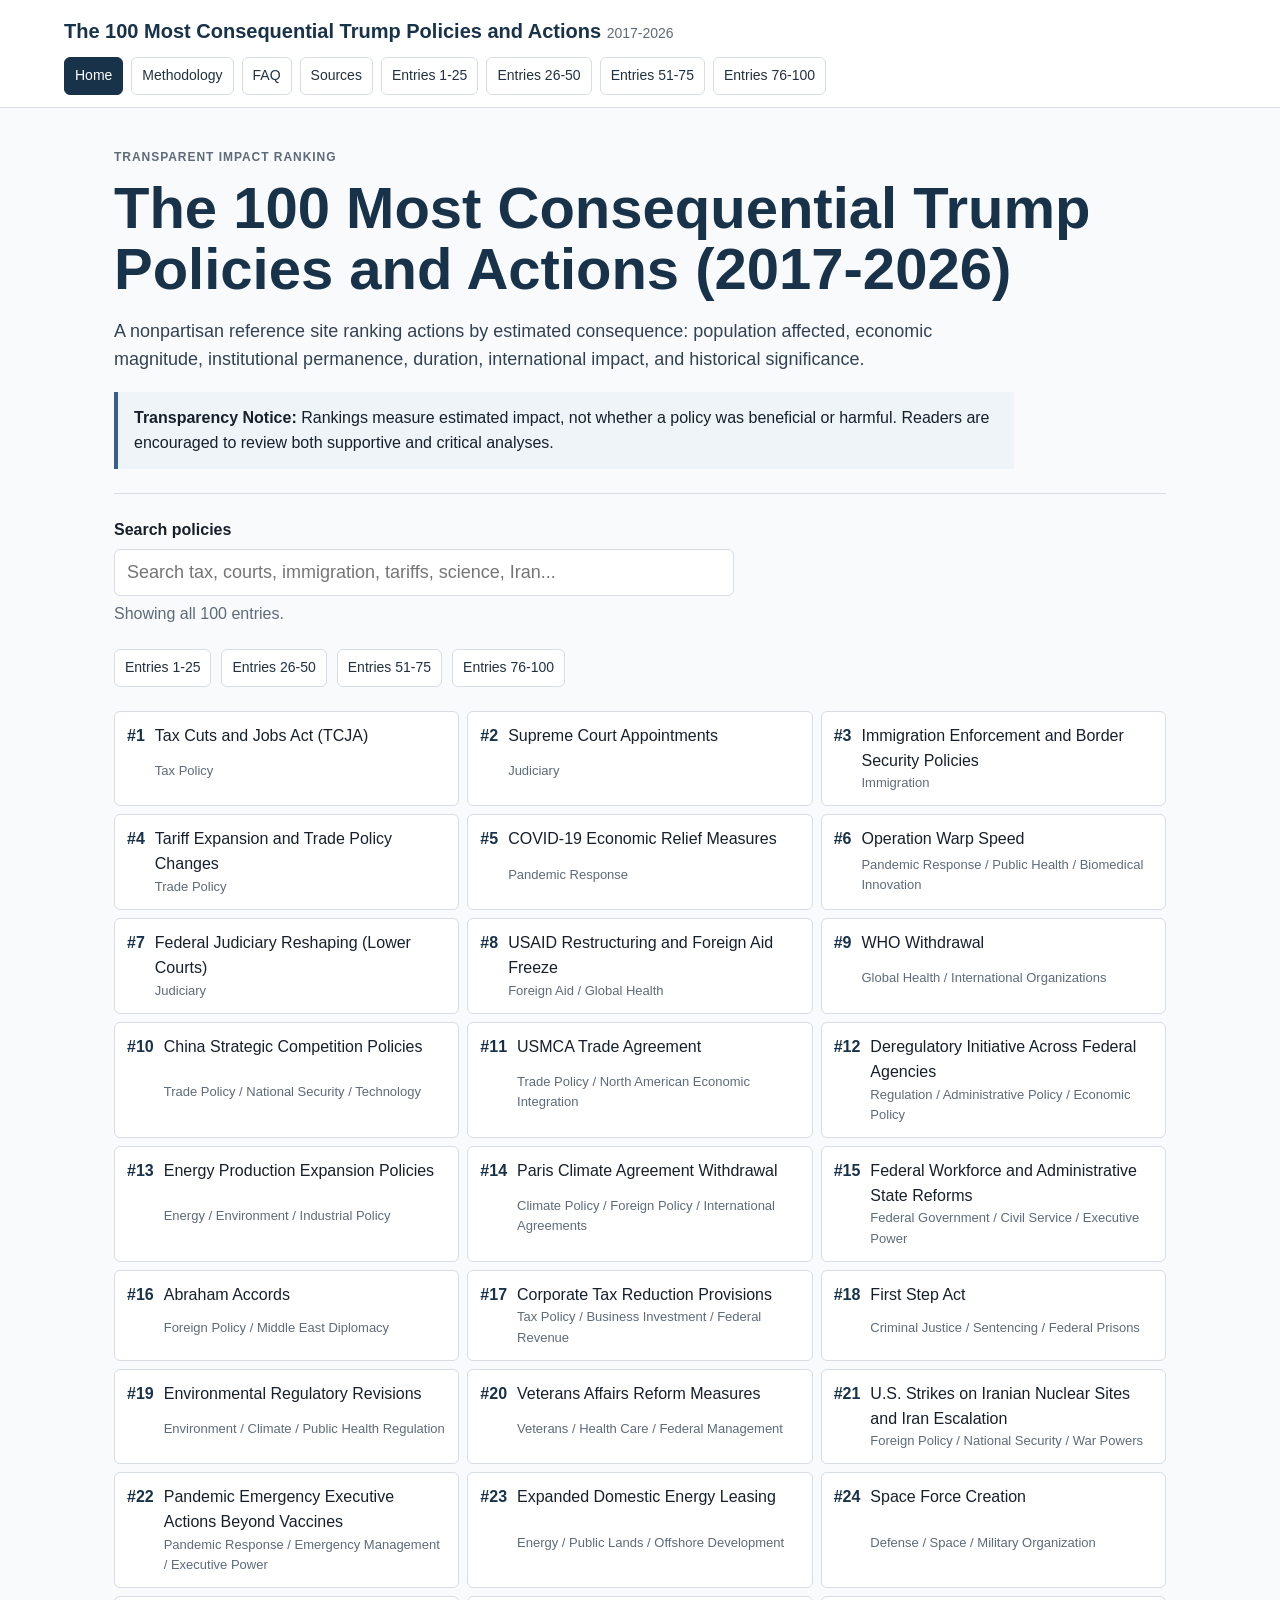
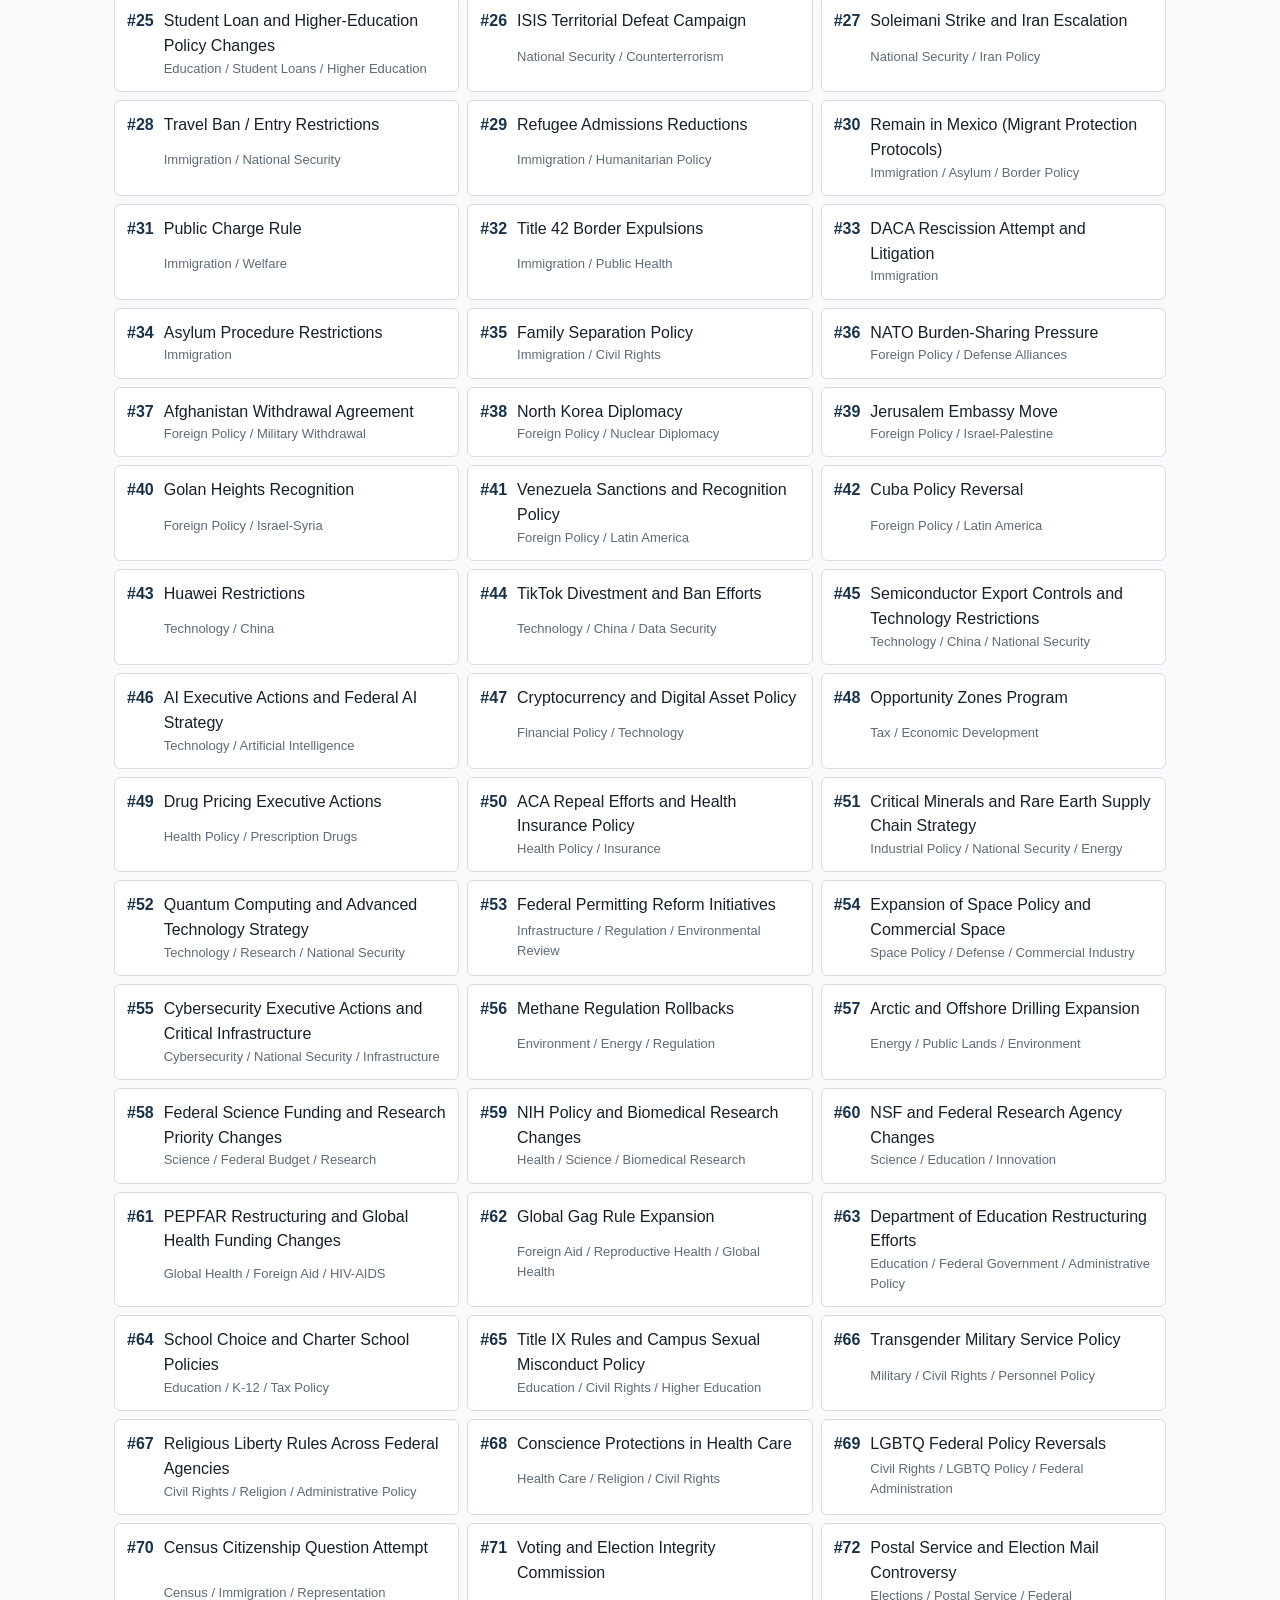
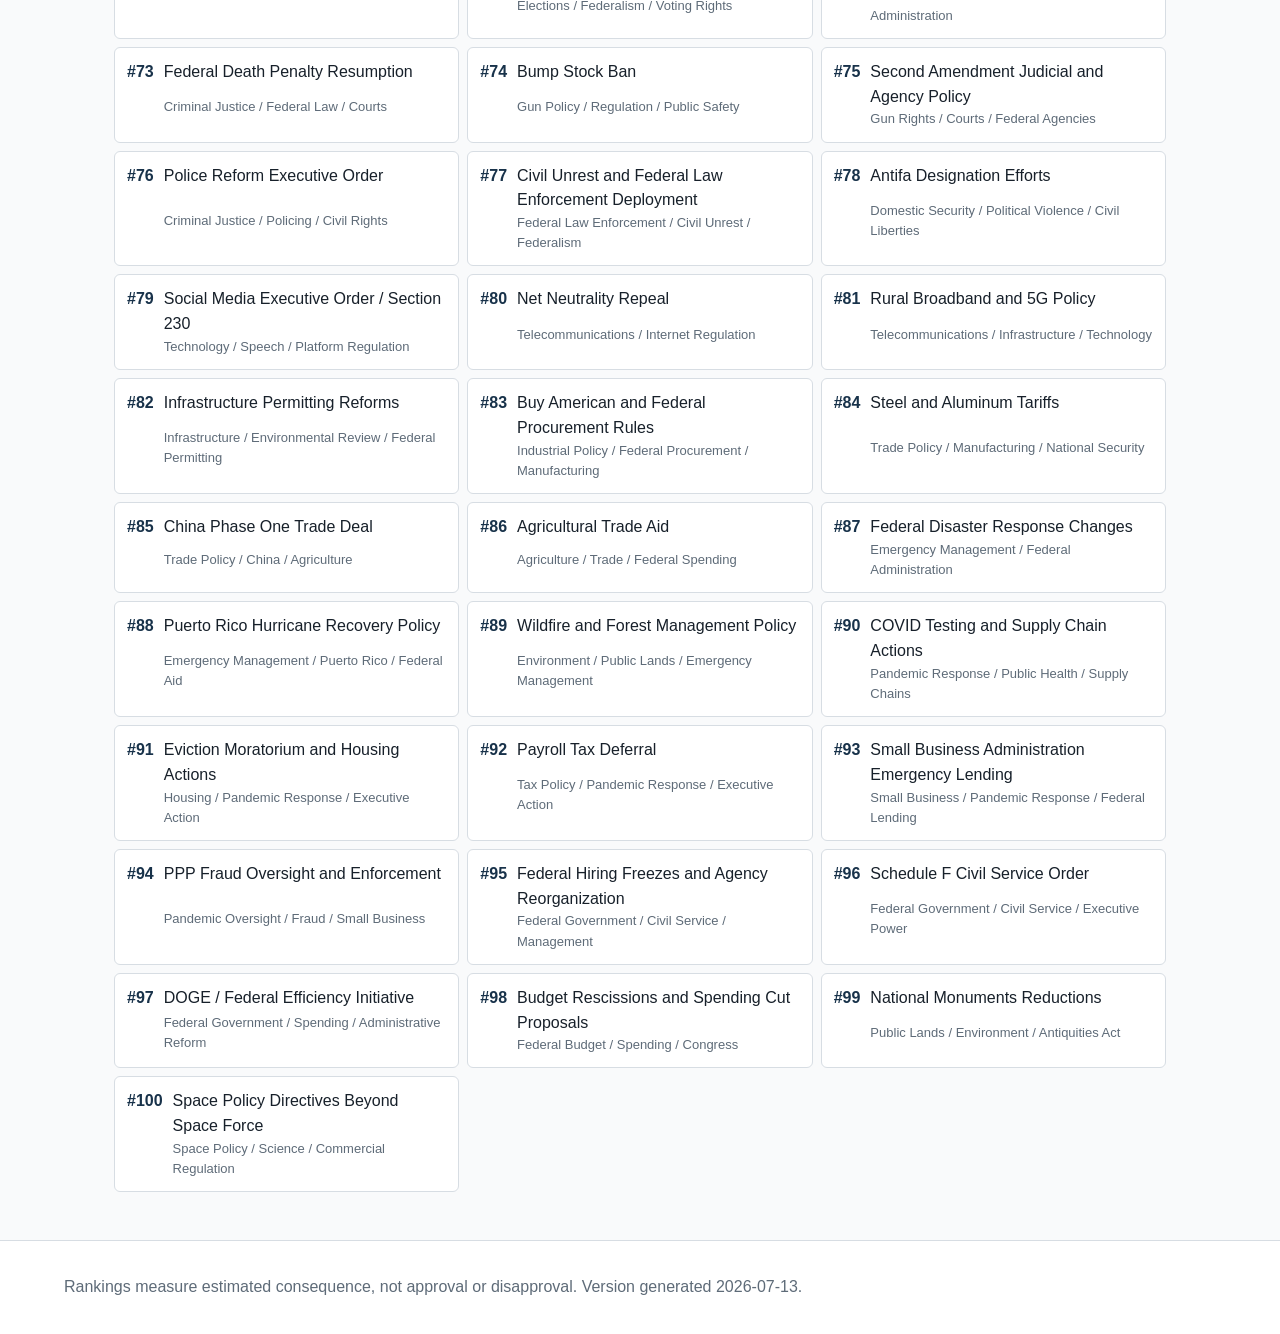
<file: index.html>
<!doctype html>
<html lang="en">
<head>
  <!-- Google tag (gtag.js) -->
<script async src="https://www.googletagmanager.com/gtag/js?id=G-BQTNHB9WEV"></script>
<script>
  window.dataLayer = window.dataLayer || [];
  function gtag(){dataLayer.push(arguments);}
  gtag('js', new Date());

  gtag('config', 'G-BQTNHB9WEV');
</script>
  <meta charset="utf-8">
  <meta name="viewport" content="width=device-width, initial-scale=1">
  <title>The 100 Most Consequential Trump Policies and Actions (2017-2026)</title>
  <meta name="description" content="A nonpartisan ranking of Trump policies and actions by estimated impact, with supportive and critical analyses.">
  <link rel="stylesheet" href="assets/styles.css">
  
</head>
<body>
<header class="site-header">
  <a class="brand" href="index.html">The 100 Most Consequential Trump Policies and Actions <span>2017-2026</span></a>
  <nav class="site-nav" aria-label="Site navigation"><a class="active" href="index.html">Home</a>
<a href="methodology.html">Methodology</a>
<a href="faq.html">FAQ</a>
<a href="sources.html">Sources</a>
<a href="entries-001-025.html">Entries 1-25</a>
<a href="entries-026-050.html">Entries 26-50</a>
<a href="entries-051-075.html">Entries 51-75</a>
<a href="entries-076-100.html">Entries 76-100</a></nav>
</header>
<main>

<section class="hero">
  <p class="eyebrow">Transparent impact ranking</p>
  <h1>The 100 Most Consequential Trump Policies and Actions (2017-2026)</h1>
  <p class="lede">A nonpartisan reference site ranking actions by estimated consequence: population affected, economic magnitude, institutional permanence, duration, international impact, and historical significance.</p>
  <div class="notice"><strong>Transparency Notice:</strong> Rankings measure estimated impact, not whether a policy was beneficial or harmful. Readers are encouraged to review both supportive and critical analyses.</div>
</section>
<section class="home-tools">
  <label for="rank-search">Search policies</label>
  <input id="rank-search" type="search" placeholder="Search tax, courts, immigration, tariffs, science, Iran..." autocomplete="off">
  <p id="search-count">Showing all 100 entries.</p>
</section>
<section class="range-links" aria-label="Entry pages">
  <a href="entries-001-025.html">Entries 1-25</a><a href="entries-026-050.html">Entries 26-50</a><a href="entries-051-075.html">Entries 51-75</a><a href="entries-076-100.html">Entries 76-100</a>
</section>
<section class="rank-list" id="rank-list">
  
<a class="home-rank" href="entries-001-025.html?open=1#rank-001" data-title="tax cuts and jobs act (tcja)" data-category="tax policy">
  <strong>#1</strong>
  <span>Tax Cuts and Jobs Act (TCJA)</span>
  <em>Tax Policy</em>
</a>
<a class="home-rank" href="entries-001-025.html?open=1#rank-002" data-title="supreme court appointments" data-category="judiciary">
  <strong>#2</strong>
  <span>Supreme Court Appointments</span>
  <em>Judiciary</em>
</a>
<a class="home-rank" href="entries-001-025.html?open=1#rank-003" data-title="immigration enforcement and border security policies" data-category="immigration">
  <strong>#3</strong>
  <span>Immigration Enforcement and Border Security Policies</span>
  <em>Immigration</em>
</a>
<a class="home-rank" href="entries-001-025.html?open=1#rank-004" data-title="tariff expansion and trade policy changes" data-category="trade policy">
  <strong>#4</strong>
  <span>Tariff Expansion and Trade Policy Changes</span>
  <em>Trade Policy</em>
</a>
<a class="home-rank" href="entries-001-025.html?open=1#rank-005" data-title="covid-19 economic relief measures" data-category="pandemic response">
  <strong>#5</strong>
  <span>COVID-19 Economic Relief Measures</span>
  <em>Pandemic Response</em>
</a>
<a class="home-rank" href="entries-001-025.html?open=1#rank-006" data-title="operation warp speed" data-category="pandemic response / public health / biomedical innovation">
  <strong>#6</strong>
  <span>Operation Warp Speed</span>
  <em>Pandemic Response / Public Health / Biomedical Innovation</em>
</a>
<a class="home-rank" href="entries-001-025.html?open=1#rank-007" data-title="federal judiciary reshaping (lower courts)" data-category="judiciary">
  <strong>#7</strong>
  <span>Federal Judiciary Reshaping (Lower Courts)</span>
  <em>Judiciary</em>
</a>
<a class="home-rank" href="entries-001-025.html?open=1#rank-008" data-title="usaid restructuring and foreign aid freeze" data-category="foreign aid / global health">
  <strong>#8</strong>
  <span>USAID Restructuring and Foreign Aid Freeze</span>
  <em>Foreign Aid / Global Health</em>
</a>
<a class="home-rank" href="entries-001-025.html?open=1#rank-009" data-title="who withdrawal" data-category="global health / international organizations">
  <strong>#9</strong>
  <span>WHO Withdrawal</span>
  <em>Global Health / International Organizations</em>
</a>
<a class="home-rank" href="entries-001-025.html?open=1#rank-010" data-title="china strategic competition policies" data-category="trade policy / national security / technology">
  <strong>#10</strong>
  <span>China Strategic Competition Policies</span>
  <em>Trade Policy / National Security / Technology</em>
</a>
<a class="home-rank" href="entries-001-025.html?open=1#rank-011" data-title="usmca trade agreement" data-category="trade policy / north american economic integration">
  <strong>#11</strong>
  <span>USMCA Trade Agreement</span>
  <em>Trade Policy / North American Economic Integration</em>
</a>
<a class="home-rank" href="entries-001-025.html?open=1#rank-012" data-title="deregulatory initiative across federal agencies" data-category="regulation / administrative policy / economic policy">
  <strong>#12</strong>
  <span>Deregulatory Initiative Across Federal Agencies</span>
  <em>Regulation / Administrative Policy / Economic Policy</em>
</a>
<a class="home-rank" href="entries-001-025.html?open=1#rank-013" data-title="energy production expansion policies" data-category="energy / environment / industrial policy">
  <strong>#13</strong>
  <span>Energy Production Expansion Policies</span>
  <em>Energy / Environment / Industrial Policy</em>
</a>
<a class="home-rank" href="entries-001-025.html?open=1#rank-014" data-title="paris climate agreement withdrawal" data-category="climate policy / foreign policy / international agreements">
  <strong>#14</strong>
  <span>Paris Climate Agreement Withdrawal</span>
  <em>Climate Policy / Foreign Policy / International Agreements</em>
</a>
<a class="home-rank" href="entries-001-025.html?open=1#rank-015" data-title="federal workforce and administrative state reforms" data-category="federal government / civil service / executive power">
  <strong>#15</strong>
  <span>Federal Workforce and Administrative State Reforms</span>
  <em>Federal Government / Civil Service / Executive Power</em>
</a>
<a class="home-rank" href="entries-001-025.html?open=1#rank-016" data-title="abraham accords" data-category="foreign policy / middle east diplomacy">
  <strong>#16</strong>
  <span>Abraham Accords</span>
  <em>Foreign Policy / Middle East Diplomacy</em>
</a>
<a class="home-rank" href="entries-001-025.html?open=1#rank-017" data-title="corporate tax reduction provisions" data-category="tax policy / business investment / federal revenue">
  <strong>#17</strong>
  <span>Corporate Tax Reduction Provisions</span>
  <em>Tax Policy / Business Investment / Federal Revenue</em>
</a>
<a class="home-rank" href="entries-001-025.html?open=1#rank-018" data-title="first step act" data-category="criminal justice / sentencing / federal prisons">
  <strong>#18</strong>
  <span>First Step Act</span>
  <em>Criminal Justice / Sentencing / Federal Prisons</em>
</a>
<a class="home-rank" href="entries-001-025.html?open=1#rank-019" data-title="environmental regulatory revisions" data-category="environment / climate / public health regulation">
  <strong>#19</strong>
  <span>Environmental Regulatory Revisions</span>
  <em>Environment / Climate / Public Health Regulation</em>
</a>
<a class="home-rank" href="entries-001-025.html?open=1#rank-020" data-title="veterans affairs reform measures" data-category="veterans / health care / federal management">
  <strong>#20</strong>
  <span>Veterans Affairs Reform Measures</span>
  <em>Veterans / Health Care / Federal Management</em>
</a>
<a class="home-rank" href="entries-001-025.html?open=1#rank-021" data-title="u.s. strikes on iranian nuclear sites and iran escalation" data-category="foreign policy / national security / war powers">
  <strong>#21</strong>
  <span>U.S. Strikes on Iranian Nuclear Sites and Iran Escalation</span>
  <em>Foreign Policy / National Security / War Powers</em>
</a>
<a class="home-rank" href="entries-001-025.html?open=1#rank-022" data-title="pandemic emergency executive actions beyond vaccines" data-category="pandemic response / emergency management / executive power">
  <strong>#22</strong>
  <span>Pandemic Emergency Executive Actions Beyond Vaccines</span>
  <em>Pandemic Response / Emergency Management / Executive Power</em>
</a>
<a class="home-rank" href="entries-001-025.html?open=1#rank-023" data-title="expanded domestic energy leasing" data-category="energy / public lands / offshore development">
  <strong>#23</strong>
  <span>Expanded Domestic Energy Leasing</span>
  <em>Energy / Public Lands / Offshore Development</em>
</a>
<a class="home-rank" href="entries-001-025.html?open=1#rank-024" data-title="space force creation" data-category="defense / space / military organization">
  <strong>#24</strong>
  <span>Space Force Creation</span>
  <em>Defense / Space / Military Organization</em>
</a>
<a class="home-rank" href="entries-001-025.html?open=1#rank-025" data-title="student loan and higher-education policy changes" data-category="education / student loans / higher education">
  <strong>#25</strong>
  <span>Student Loan and Higher-Education Policy Changes</span>
  <em>Education / Student Loans / Higher Education</em>
</a>
<a class="home-rank" href="entries-026-050.html?open=1#rank-026" data-title="isis territorial defeat campaign" data-category="national security / counterterrorism">
  <strong>#26</strong>
  <span>ISIS Territorial Defeat Campaign</span>
  <em>National Security / Counterterrorism</em>
</a>
<a class="home-rank" href="entries-026-050.html?open=1#rank-027" data-title="soleimani strike and iran escalation" data-category="national security / iran policy">
  <strong>#27</strong>
  <span>Soleimani Strike and Iran Escalation</span>
  <em>National Security / Iran Policy</em>
</a>
<a class="home-rank" href="entries-026-050.html?open=1#rank-028" data-title="travel ban / entry restrictions" data-category="immigration / national security">
  <strong>#28</strong>
  <span>Travel Ban / Entry Restrictions</span>
  <em>Immigration / National Security</em>
</a>
<a class="home-rank" href="entries-026-050.html?open=1#rank-029" data-title="refugee admissions reductions" data-category="immigration / humanitarian policy">
  <strong>#29</strong>
  <span>Refugee Admissions Reductions</span>
  <em>Immigration / Humanitarian Policy</em>
</a>
<a class="home-rank" href="entries-026-050.html?open=1#rank-030" data-title="remain in mexico (migrant protection protocols)" data-category="immigration / asylum / border policy">
  <strong>#30</strong>
  <span>Remain in Mexico (Migrant Protection Protocols)</span>
  <em>Immigration / Asylum / Border Policy</em>
</a>
<a class="home-rank" href="entries-026-050.html?open=1#rank-031" data-title="public charge rule" data-category="immigration / welfare">
  <strong>#31</strong>
  <span>Public Charge Rule</span>
  <em>Immigration / Welfare</em>
</a>
<a class="home-rank" href="entries-026-050.html?open=1#rank-032" data-title="title 42 border expulsions" data-category="immigration / public health">
  <strong>#32</strong>
  <span>Title 42 Border Expulsions</span>
  <em>Immigration / Public Health</em>
</a>
<a class="home-rank" href="entries-026-050.html?open=1#rank-033" data-title="daca rescission attempt and litigation" data-category="immigration">
  <strong>#33</strong>
  <span>DACA Rescission Attempt and Litigation</span>
  <em>Immigration</em>
</a>
<a class="home-rank" href="entries-026-050.html?open=1#rank-034" data-title="asylum procedure restrictions" data-category="immigration">
  <strong>#34</strong>
  <span>Asylum Procedure Restrictions</span>
  <em>Immigration</em>
</a>
<a class="home-rank" href="entries-026-050.html?open=1#rank-035" data-title="family separation policy" data-category="immigration / civil rights">
  <strong>#35</strong>
  <span>Family Separation Policy</span>
  <em>Immigration / Civil Rights</em>
</a>
<a class="home-rank" href="entries-026-050.html?open=1#rank-036" data-title="nato burden-sharing pressure" data-category="foreign policy / defense alliances">
  <strong>#36</strong>
  <span>NATO Burden-Sharing Pressure</span>
  <em>Foreign Policy / Defense Alliances</em>
</a>
<a class="home-rank" href="entries-026-050.html?open=1#rank-037" data-title="afghanistan withdrawal agreement" data-category="foreign policy / military withdrawal">
  <strong>#37</strong>
  <span>Afghanistan Withdrawal Agreement</span>
  <em>Foreign Policy / Military Withdrawal</em>
</a>
<a class="home-rank" href="entries-026-050.html?open=1#rank-038" data-title="north korea diplomacy" data-category="foreign policy / nuclear diplomacy">
  <strong>#38</strong>
  <span>North Korea Diplomacy</span>
  <em>Foreign Policy / Nuclear Diplomacy</em>
</a>
<a class="home-rank" href="entries-026-050.html?open=1#rank-039" data-title="jerusalem embassy move" data-category="foreign policy / israel-palestine">
  <strong>#39</strong>
  <span>Jerusalem Embassy Move</span>
  <em>Foreign Policy / Israel-Palestine</em>
</a>
<a class="home-rank" href="entries-026-050.html?open=1#rank-040" data-title="golan heights recognition" data-category="foreign policy / israel-syria">
  <strong>#40</strong>
  <span>Golan Heights Recognition</span>
  <em>Foreign Policy / Israel-Syria</em>
</a>
<a class="home-rank" href="entries-026-050.html?open=1#rank-041" data-title="venezuela sanctions and recognition policy" data-category="foreign policy / latin america">
  <strong>#41</strong>
  <span>Venezuela Sanctions and Recognition Policy</span>
  <em>Foreign Policy / Latin America</em>
</a>
<a class="home-rank" href="entries-026-050.html?open=1#rank-042" data-title="cuba policy reversal" data-category="foreign policy / latin america">
  <strong>#42</strong>
  <span>Cuba Policy Reversal</span>
  <em>Foreign Policy / Latin America</em>
</a>
<a class="home-rank" href="entries-026-050.html?open=1#rank-043" data-title="huawei restrictions" data-category="technology / china">
  <strong>#43</strong>
  <span>Huawei Restrictions</span>
  <em>Technology / China</em>
</a>
<a class="home-rank" href="entries-026-050.html?open=1#rank-044" data-title="tiktok divestment and ban efforts" data-category="technology / china / data security">
  <strong>#44</strong>
  <span>TikTok Divestment and Ban Efforts</span>
  <em>Technology / China / Data Security</em>
</a>
<a class="home-rank" href="entries-026-050.html?open=1#rank-045" data-title="semiconductor export controls and technology restrictions" data-category="technology / china / national security">
  <strong>#45</strong>
  <span>Semiconductor Export Controls and Technology Restrictions</span>
  <em>Technology / China / National Security</em>
</a>
<a class="home-rank" href="entries-026-050.html?open=1#rank-046" data-title="ai executive actions and federal ai strategy" data-category="technology / artificial intelligence">
  <strong>#46</strong>
  <span>AI Executive Actions and Federal AI Strategy</span>
  <em>Technology / Artificial Intelligence</em>
</a>
<a class="home-rank" href="entries-026-050.html?open=1#rank-047" data-title="cryptocurrency and digital asset policy" data-category="financial policy / technology">
  <strong>#47</strong>
  <span>Cryptocurrency and Digital Asset Policy</span>
  <em>Financial Policy / Technology</em>
</a>
<a class="home-rank" href="entries-026-050.html?open=1#rank-048" data-title="opportunity zones program" data-category="tax / economic development">
  <strong>#48</strong>
  <span>Opportunity Zones Program</span>
  <em>Tax / Economic Development</em>
</a>
<a class="home-rank" href="entries-026-050.html?open=1#rank-049" data-title="drug pricing executive actions" data-category="health policy / prescription drugs">
  <strong>#49</strong>
  <span>Drug Pricing Executive Actions</span>
  <em>Health Policy / Prescription Drugs</em>
</a>
<a class="home-rank" href="entries-026-050.html?open=1#rank-050" data-title="aca repeal efforts and health insurance policy" data-category="health policy / insurance">
  <strong>#50</strong>
  <span>ACA Repeal Efforts and Health Insurance Policy</span>
  <em>Health Policy / Insurance</em>
</a>
<a class="home-rank" href="entries-051-075.html?open=1#rank-051" data-title="critical minerals and rare earth supply chain strategy" data-category="industrial policy / national security / energy">
  <strong>#51</strong>
  <span>Critical Minerals and Rare Earth Supply Chain Strategy</span>
  <em>Industrial Policy / National Security / Energy</em>
</a>
<a class="home-rank" href="entries-051-075.html?open=1#rank-052" data-title="quantum computing and advanced technology strategy" data-category="technology / research / national security">
  <strong>#52</strong>
  <span>Quantum Computing and Advanced Technology Strategy</span>
  <em>Technology / Research / National Security</em>
</a>
<a class="home-rank" href="entries-051-075.html?open=1#rank-053" data-title="federal permitting reform initiatives" data-category="infrastructure / regulation / environmental review">
  <strong>#53</strong>
  <span>Federal Permitting Reform Initiatives</span>
  <em>Infrastructure / Regulation / Environmental Review</em>
</a>
<a class="home-rank" href="entries-051-075.html?open=1#rank-054" data-title="expansion of space policy and commercial space" data-category="space policy / defense / commercial industry">
  <strong>#54</strong>
  <span>Expansion of Space Policy and Commercial Space</span>
  <em>Space Policy / Defense / Commercial Industry</em>
</a>
<a class="home-rank" href="entries-051-075.html?open=1#rank-055" data-title="cybersecurity executive actions and critical infrastructure" data-category="cybersecurity / national security / infrastructure">
  <strong>#55</strong>
  <span>Cybersecurity Executive Actions and Critical Infrastructure</span>
  <em>Cybersecurity / National Security / Infrastructure</em>
</a>
<a class="home-rank" href="entries-051-075.html?open=1#rank-056" data-title="methane regulation rollbacks" data-category="environment / energy / regulation">
  <strong>#56</strong>
  <span>Methane Regulation Rollbacks</span>
  <em>Environment / Energy / Regulation</em>
</a>
<a class="home-rank" href="entries-051-075.html?open=1#rank-057" data-title="arctic and offshore drilling expansion" data-category="energy / public lands / environment">
  <strong>#57</strong>
  <span>Arctic and Offshore Drilling Expansion</span>
  <em>Energy / Public Lands / Environment</em>
</a>
<a class="home-rank" href="entries-051-075.html?open=1#rank-058" data-title="federal science funding and research priority changes" data-category="science / federal budget / research">
  <strong>#58</strong>
  <span>Federal Science Funding and Research Priority Changes</span>
  <em>Science / Federal Budget / Research</em>
</a>
<a class="home-rank" href="entries-051-075.html?open=1#rank-059" data-title="nih policy and biomedical research changes" data-category="health / science / biomedical research">
  <strong>#59</strong>
  <span>NIH Policy and Biomedical Research Changes</span>
  <em>Health / Science / Biomedical Research</em>
</a>
<a class="home-rank" href="entries-051-075.html?open=1#rank-060" data-title="nsf and federal research agency changes" data-category="science / education / innovation">
  <strong>#60</strong>
  <span>NSF and Federal Research Agency Changes</span>
  <em>Science / Education / Innovation</em>
</a>
<a class="home-rank" href="entries-051-075.html?open=1#rank-061" data-title="pepfar restructuring and global health funding changes" data-category="global health / foreign aid / hiv-aids">
  <strong>#61</strong>
  <span>PEPFAR Restructuring and Global Health Funding Changes</span>
  <em>Global Health / Foreign Aid / HIV-AIDS</em>
</a>
<a class="home-rank" href="entries-051-075.html?open=1#rank-062" data-title="global gag rule expansion" data-category="foreign aid / reproductive health / global health">
  <strong>#62</strong>
  <span>Global Gag Rule Expansion</span>
  <em>Foreign Aid / Reproductive Health / Global Health</em>
</a>
<a class="home-rank" href="entries-051-075.html?open=1#rank-063" data-title="department of education restructuring efforts" data-category="education / federal government / administrative policy">
  <strong>#63</strong>
  <span>Department of Education Restructuring Efforts</span>
  <em>Education / Federal Government / Administrative Policy</em>
</a>
<a class="home-rank" href="entries-051-075.html?open=1#rank-064" data-title="school choice and charter school policies" data-category="education / k-12 / tax policy">
  <strong>#64</strong>
  <span>School Choice and Charter School Policies</span>
  <em>Education / K-12 / Tax Policy</em>
</a>
<a class="home-rank" href="entries-051-075.html?open=1#rank-065" data-title="title ix rules and campus sexual misconduct policy" data-category="education / civil rights / higher education">
  <strong>#65</strong>
  <span>Title IX Rules and Campus Sexual Misconduct Policy</span>
  <em>Education / Civil Rights / Higher Education</em>
</a>
<a class="home-rank" href="entries-051-075.html?open=1#rank-066" data-title="transgender military service policy" data-category="military / civil rights / personnel policy">
  <strong>#66</strong>
  <span>Transgender Military Service Policy</span>
  <em>Military / Civil Rights / Personnel Policy</em>
</a>
<a class="home-rank" href="entries-051-075.html?open=1#rank-067" data-title="religious liberty rules across federal agencies" data-category="civil rights / religion / administrative policy">
  <strong>#67</strong>
  <span>Religious Liberty Rules Across Federal Agencies</span>
  <em>Civil Rights / Religion / Administrative Policy</em>
</a>
<a class="home-rank" href="entries-051-075.html?open=1#rank-068" data-title="conscience protections in health care" data-category="health care / religion / civil rights">
  <strong>#68</strong>
  <span>Conscience Protections in Health Care</span>
  <em>Health Care / Religion / Civil Rights</em>
</a>
<a class="home-rank" href="entries-051-075.html?open=1#rank-069" data-title="lgbtq federal policy reversals" data-category="civil rights / lgbtq policy / federal administration">
  <strong>#69</strong>
  <span>LGBTQ Federal Policy Reversals</span>
  <em>Civil Rights / LGBTQ Policy / Federal Administration</em>
</a>
<a class="home-rank" href="entries-051-075.html?open=1#rank-070" data-title="census citizenship question attempt" data-category="census / immigration / representation">
  <strong>#70</strong>
  <span>Census Citizenship Question Attempt</span>
  <em>Census / Immigration / Representation</em>
</a>
<a class="home-rank" href="entries-051-075.html?open=1#rank-071" data-title="voting and election integrity commission" data-category="elections / federalism / voting rights">
  <strong>#71</strong>
  <span>Voting and Election Integrity Commission</span>
  <em>Elections / Federalism / Voting Rights</em>
</a>
<a class="home-rank" href="entries-051-075.html?open=1#rank-072" data-title="postal service and election mail controversy" data-category="elections / postal service / federal administration">
  <strong>#72</strong>
  <span>Postal Service and Election Mail Controversy</span>
  <em>Elections / Postal Service / Federal Administration</em>
</a>
<a class="home-rank" href="entries-051-075.html?open=1#rank-073" data-title="federal death penalty resumption" data-category="criminal justice / federal law / courts">
  <strong>#73</strong>
  <span>Federal Death Penalty Resumption</span>
  <em>Criminal Justice / Federal Law / Courts</em>
</a>
<a class="home-rank" href="entries-051-075.html?open=1#rank-074" data-title="bump stock ban" data-category="gun policy / regulation / public safety">
  <strong>#74</strong>
  <span>Bump Stock Ban</span>
  <em>Gun Policy / Regulation / Public Safety</em>
</a>
<a class="home-rank" href="entries-051-075.html?open=1#rank-075" data-title="second amendment judicial and agency policy" data-category="gun rights / courts / federal agencies">
  <strong>#75</strong>
  <span>Second Amendment Judicial and Agency Policy</span>
  <em>Gun Rights / Courts / Federal Agencies</em>
</a>
<a class="home-rank" href="entries-076-100.html?open=1#rank-076" data-title="police reform executive order" data-category="criminal justice / policing / civil rights">
  <strong>#76</strong>
  <span>Police Reform Executive Order</span>
  <em>Criminal Justice / Policing / Civil Rights</em>
</a>
<a class="home-rank" href="entries-076-100.html?open=1#rank-077" data-title="civil unrest and federal law enforcement deployment" data-category="federal law enforcement / civil unrest / federalism">
  <strong>#77</strong>
  <span>Civil Unrest and Federal Law Enforcement Deployment</span>
  <em>Federal Law Enforcement / Civil Unrest / Federalism</em>
</a>
<a class="home-rank" href="entries-076-100.html?open=1#rank-078" data-title="antifa designation efforts" data-category="domestic security / political violence / civil liberties">
  <strong>#78</strong>
  <span>Antifa Designation Efforts</span>
  <em>Domestic Security / Political Violence / Civil Liberties</em>
</a>
<a class="home-rank" href="entries-076-100.html?open=1#rank-079" data-title="social media executive order / section 230" data-category="technology / speech / platform regulation">
  <strong>#79</strong>
  <span>Social Media Executive Order / Section 230</span>
  <em>Technology / Speech / Platform Regulation</em>
</a>
<a class="home-rank" href="entries-076-100.html?open=1#rank-080" data-title="net neutrality repeal" data-category="telecommunications / internet regulation">
  <strong>#80</strong>
  <span>Net Neutrality Repeal</span>
  <em>Telecommunications / Internet Regulation</em>
</a>
<a class="home-rank" href="entries-076-100.html?open=1#rank-081" data-title="rural broadband and 5g policy" data-category="telecommunications / infrastructure / technology">
  <strong>#81</strong>
  <span>Rural Broadband and 5G Policy</span>
  <em>Telecommunications / Infrastructure / Technology</em>
</a>
<a class="home-rank" href="entries-076-100.html?open=1#rank-082" data-title="infrastructure permitting reforms" data-category="infrastructure / environmental review / federal permitting">
  <strong>#82</strong>
  <span>Infrastructure Permitting Reforms</span>
  <em>Infrastructure / Environmental Review / Federal Permitting</em>
</a>
<a class="home-rank" href="entries-076-100.html?open=1#rank-083" data-title="buy american and federal procurement rules" data-category="industrial policy / federal procurement / manufacturing">
  <strong>#83</strong>
  <span>Buy American and Federal Procurement Rules</span>
  <em>Industrial Policy / Federal Procurement / Manufacturing</em>
</a>
<a class="home-rank" href="entries-076-100.html?open=1#rank-084" data-title="steel and aluminum tariffs" data-category="trade policy / manufacturing / national security">
  <strong>#84</strong>
  <span>Steel and Aluminum Tariffs</span>
  <em>Trade Policy / Manufacturing / National Security</em>
</a>
<a class="home-rank" href="entries-076-100.html?open=1#rank-085" data-title="china phase one trade deal" data-category="trade policy / china / agriculture">
  <strong>#85</strong>
  <span>China Phase One Trade Deal</span>
  <em>Trade Policy / China / Agriculture</em>
</a>
<a class="home-rank" href="entries-076-100.html?open=1#rank-086" data-title="agricultural trade aid" data-category="agriculture / trade / federal spending">
  <strong>#86</strong>
  <span>Agricultural Trade Aid</span>
  <em>Agriculture / Trade / Federal Spending</em>
</a>
<a class="home-rank" href="entries-076-100.html?open=1#rank-087" data-title="federal disaster response changes" data-category="emergency management / federal administration">
  <strong>#87</strong>
  <span>Federal Disaster Response Changes</span>
  <em>Emergency Management / Federal Administration</em>
</a>
<a class="home-rank" href="entries-076-100.html?open=1#rank-088" data-title="puerto rico hurricane recovery policy" data-category="emergency management / puerto rico / federal aid">
  <strong>#88</strong>
  <span>Puerto Rico Hurricane Recovery Policy</span>
  <em>Emergency Management / Puerto Rico / Federal Aid</em>
</a>
<a class="home-rank" href="entries-076-100.html?open=1#rank-089" data-title="wildfire and forest management policy" data-category="environment / public lands / emergency management">
  <strong>#89</strong>
  <span>Wildfire and Forest Management Policy</span>
  <em>Environment / Public Lands / Emergency Management</em>
</a>
<a class="home-rank" href="entries-076-100.html?open=1#rank-090" data-title="covid testing and supply chain actions" data-category="pandemic response / public health / supply chains">
  <strong>#90</strong>
  <span>COVID Testing and Supply Chain Actions</span>
  <em>Pandemic Response / Public Health / Supply Chains</em>
</a>
<a class="home-rank" href="entries-076-100.html?open=1#rank-091" data-title="eviction moratorium and housing actions" data-category="housing / pandemic response / executive action">
  <strong>#91</strong>
  <span>Eviction Moratorium and Housing Actions</span>
  <em>Housing / Pandemic Response / Executive Action</em>
</a>
<a class="home-rank" href="entries-076-100.html?open=1#rank-092" data-title="payroll tax deferral" data-category="tax policy / pandemic response / executive action">
  <strong>#92</strong>
  <span>Payroll Tax Deferral</span>
  <em>Tax Policy / Pandemic Response / Executive Action</em>
</a>
<a class="home-rank" href="entries-076-100.html?open=1#rank-093" data-title="small business administration emergency lending" data-category="small business / pandemic response / federal lending">
  <strong>#93</strong>
  <span>Small Business Administration Emergency Lending</span>
  <em>Small Business / Pandemic Response / Federal Lending</em>
</a>
<a class="home-rank" href="entries-076-100.html?open=1#rank-094" data-title="ppp fraud oversight and enforcement" data-category="pandemic oversight / fraud / small business">
  <strong>#94</strong>
  <span>PPP Fraud Oversight and Enforcement</span>
  <em>Pandemic Oversight / Fraud / Small Business</em>
</a>
<a class="home-rank" href="entries-076-100.html?open=1#rank-095" data-title="federal hiring freezes and agency reorganization" data-category="federal government / civil service / management">
  <strong>#95</strong>
  <span>Federal Hiring Freezes and Agency Reorganization</span>
  <em>Federal Government / Civil Service / Management</em>
</a>
<a class="home-rank" href="entries-076-100.html?open=1#rank-096" data-title="schedule f civil service order" data-category="federal government / civil service / executive power">
  <strong>#96</strong>
  <span>Schedule F Civil Service Order</span>
  <em>Federal Government / Civil Service / Executive Power</em>
</a>
<a class="home-rank" href="entries-076-100.html?open=1#rank-097" data-title="doge / federal efficiency initiative" data-category="federal government / spending / administrative reform">
  <strong>#97</strong>
  <span>DOGE / Federal Efficiency Initiative</span>
  <em>Federal Government / Spending / Administrative Reform</em>
</a>
<a class="home-rank" href="entries-076-100.html?open=1#rank-098" data-title="budget rescissions and spending cut proposals" data-category="federal budget / spending / congress">
  <strong>#98</strong>
  <span>Budget Rescissions and Spending Cut Proposals</span>
  <em>Federal Budget / Spending / Congress</em>
</a>
<a class="home-rank" href="entries-076-100.html?open=1#rank-099" data-title="national monuments reductions" data-category="public lands / environment / antiquities act">
  <strong>#99</strong>
  <span>National Monuments Reductions</span>
  <em>Public Lands / Environment / Antiquities Act</em>
</a>
<a class="home-rank" href="entries-076-100.html?open=1#rank-100" data-title="space policy directives beyond space force" data-category="space policy / science / commercial regulation">
  <strong>#100</strong>
  <span>Space Policy Directives Beyond Space Force</span>
  <em>Space Policy / Science / Commercial Regulation</em>
</a>
</section>

</main>
<footer class="site-footer">
  <p>Rankings measure estimated consequence, not approval or disapproval. Version generated 2026-07-13.</p>
</footer>
<script src="assets/site.js"></script>
</body>
</html>
</file>
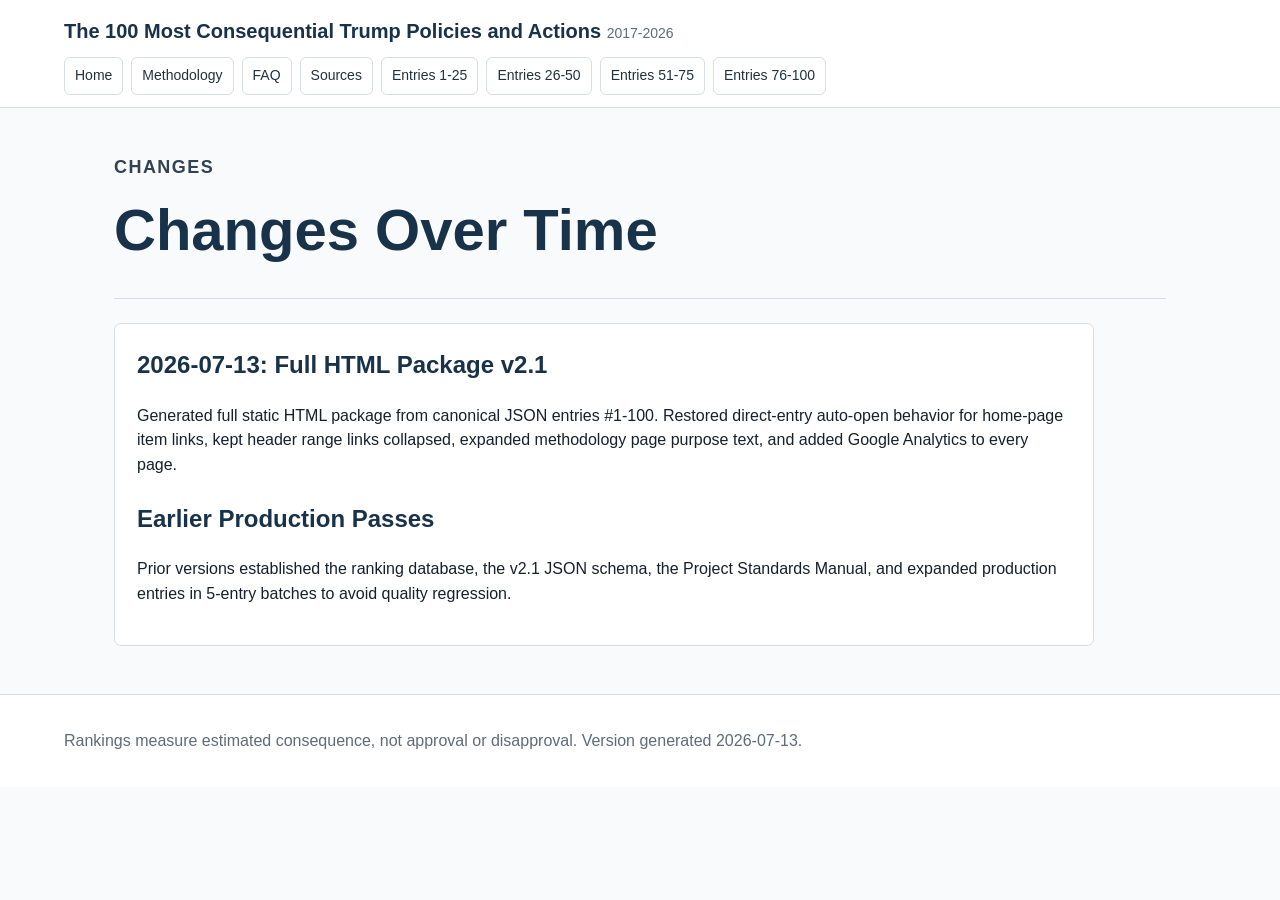
<file: changes.html>
<!doctype html>
<html lang="en">
<head>
  <!-- Google tag (gtag.js) -->
<script async src="https://www.googletagmanager.com/gtag/js?id=G-BQTNHB9WEV"></script>
<script>
  window.dataLayer = window.dataLayer || [];
  function gtag(){dataLayer.push(arguments);}
  gtag('js', new Date());

  gtag('config', 'G-BQTNHB9WEV');
</script>
  <meta charset="utf-8">
  <meta name="viewport" content="width=device-width, initial-scale=1">
  <title>Changes | Trump Policies Ranked by Impact</title>
  <meta name="description" content="Version history and changes for the Trump impact ranking project.">
  <link rel="stylesheet" href="assets/styles.css">
  
</head>
<body>
<header class="site-header">
  <a class="brand" href="index.html">The 100 Most Consequential Trump Policies and Actions <span>2017-2026</span></a>
  <nav class="site-nav" aria-label="Site navigation"><a href="index.html">Home</a>
<a href="methodology.html">Methodology</a>
<a href="faq.html">FAQ</a>
<a href="sources.html">Sources</a>
<a href="entries-001-025.html">Entries 1-25</a>
<a href="entries-026-050.html">Entries 26-50</a>
<a href="entries-051-075.html">Entries 51-75</a>
<a href="entries-076-100.html">Entries 76-100</a></nav>
</header>
<main>

<section class="page-title"><p class="eyebrow">Changes</p><h1>Changes Over Time</h1></section>
<section class="text-page">
  <h2>2026-07-13: Full HTML Package v2.1</h2>
  <p>Generated full static HTML package from canonical JSON entries #1-100. Restored direct-entry auto-open behavior for home-page item links, kept header range links collapsed, expanded methodology page purpose text, and added Google Analytics to every page.</p>
  <h2>Earlier Production Passes</h2>
  <p>Prior versions established the ranking database, the v2.1 JSON schema, the Project Standards Manual, and expanded production entries in 5-entry batches to avoid quality regression.</p>
</section>

</main>
<footer class="site-footer">
  <p>Rankings measure estimated consequence, not approval or disapproval. Version generated 2026-07-13.</p>
</footer>
<script src="assets/site.js"></script>
</body>
</html>
</file>
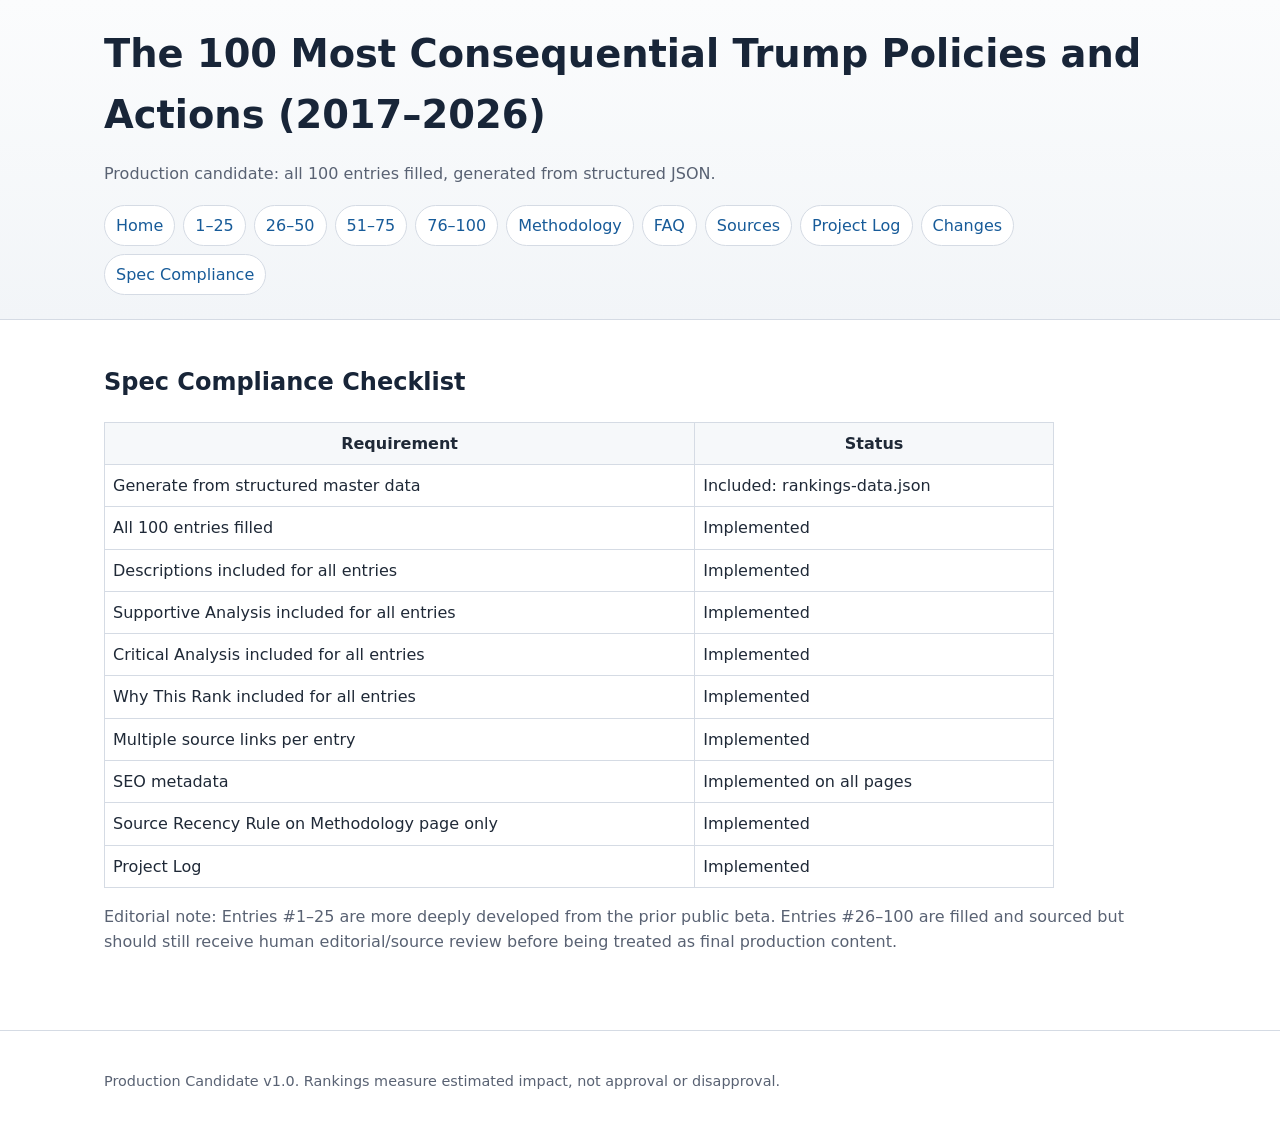
<file: compliance.html>
<!doctype html>
<html lang="en"><head>
<meta charset="utf-8">
<meta name="viewport" content="width=device-width,initial-scale=1">
<title>Spec Compliance</title>
<meta name="description" content="Spec compliance checklist for the production candidate build.">
<link rel="canonical" href="https://example.com/">
<link rel="stylesheet" href="style.css">
<script type="application/ld+json">{"@context": "https://schema.org", "@type": "WebSite", "name": "The 100 Most Consequential Trump Policies and Actions (2017\u20132026)", "description": "A transparent, nonpartisan ranking of Trump-era policies and actions by estimated impact."}</script>
</head><body>
<header><div class="wrapper">
<h1>The 100 Most Consequential Trump Policies and Actions (2017–2026)</h1>
<p class="meta">Production candidate: all 100 entries filled, generated from structured JSON.</p>
<nav><a href="index.html">Home</a><a href="page1.html">1–25</a><a href="page2.html">26–50</a><a href="page3.html">51–75</a><a href="page4.html">76–100</a><a href="methodology.html">Methodology</a><a href="faq.html">FAQ</a><a href="sources.html">Sources</a><a href="project-log.html">Project Log</a><a href="changes.html">Changes</a><a href="compliance.html">Spec Compliance</a></nav>
</div></header>
<main class="wrapper">
<h2>Spec Compliance Checklist</h2>
<table>
<tr><th>Requirement</th><th>Status</th></tr>
<tr><td>Generate from structured master data</td><td>Included: rankings-data.json</td></tr>
<tr><td>All 100 entries filled</td><td>Implemented</td></tr>
<tr><td>Descriptions included for all entries</td><td>Implemented</td></tr>
<tr><td>Supportive Analysis included for all entries</td><td>Implemented</td></tr>
<tr><td>Critical Analysis included for all entries</td><td>Implemented</td></tr>
<tr><td>Why This Rank included for all entries</td><td>Implemented</td></tr>
<tr><td>Multiple source links per entry</td><td>Implemented</td></tr>
<tr><td>SEO metadata</td><td>Implemented on all pages</td></tr>
<tr><td>Source Recency Rule on Methodology page only</td><td>Implemented</td></tr>
<tr><td>Project Log</td><td>Implemented</td></tr>
</table>
<p class="small">Editorial note: Entries #1–25 are more deeply developed from the prior public beta. Entries #26–100 are filled and sourced but should still receive human editorial/source review before being treated as final production content.</p>
</main>
<footer><div class="wrapper"><p>Production Candidate v1.0. Rankings measure estimated impact, not approval or disapproval.</p></div></footer>
</body></html>
</file>
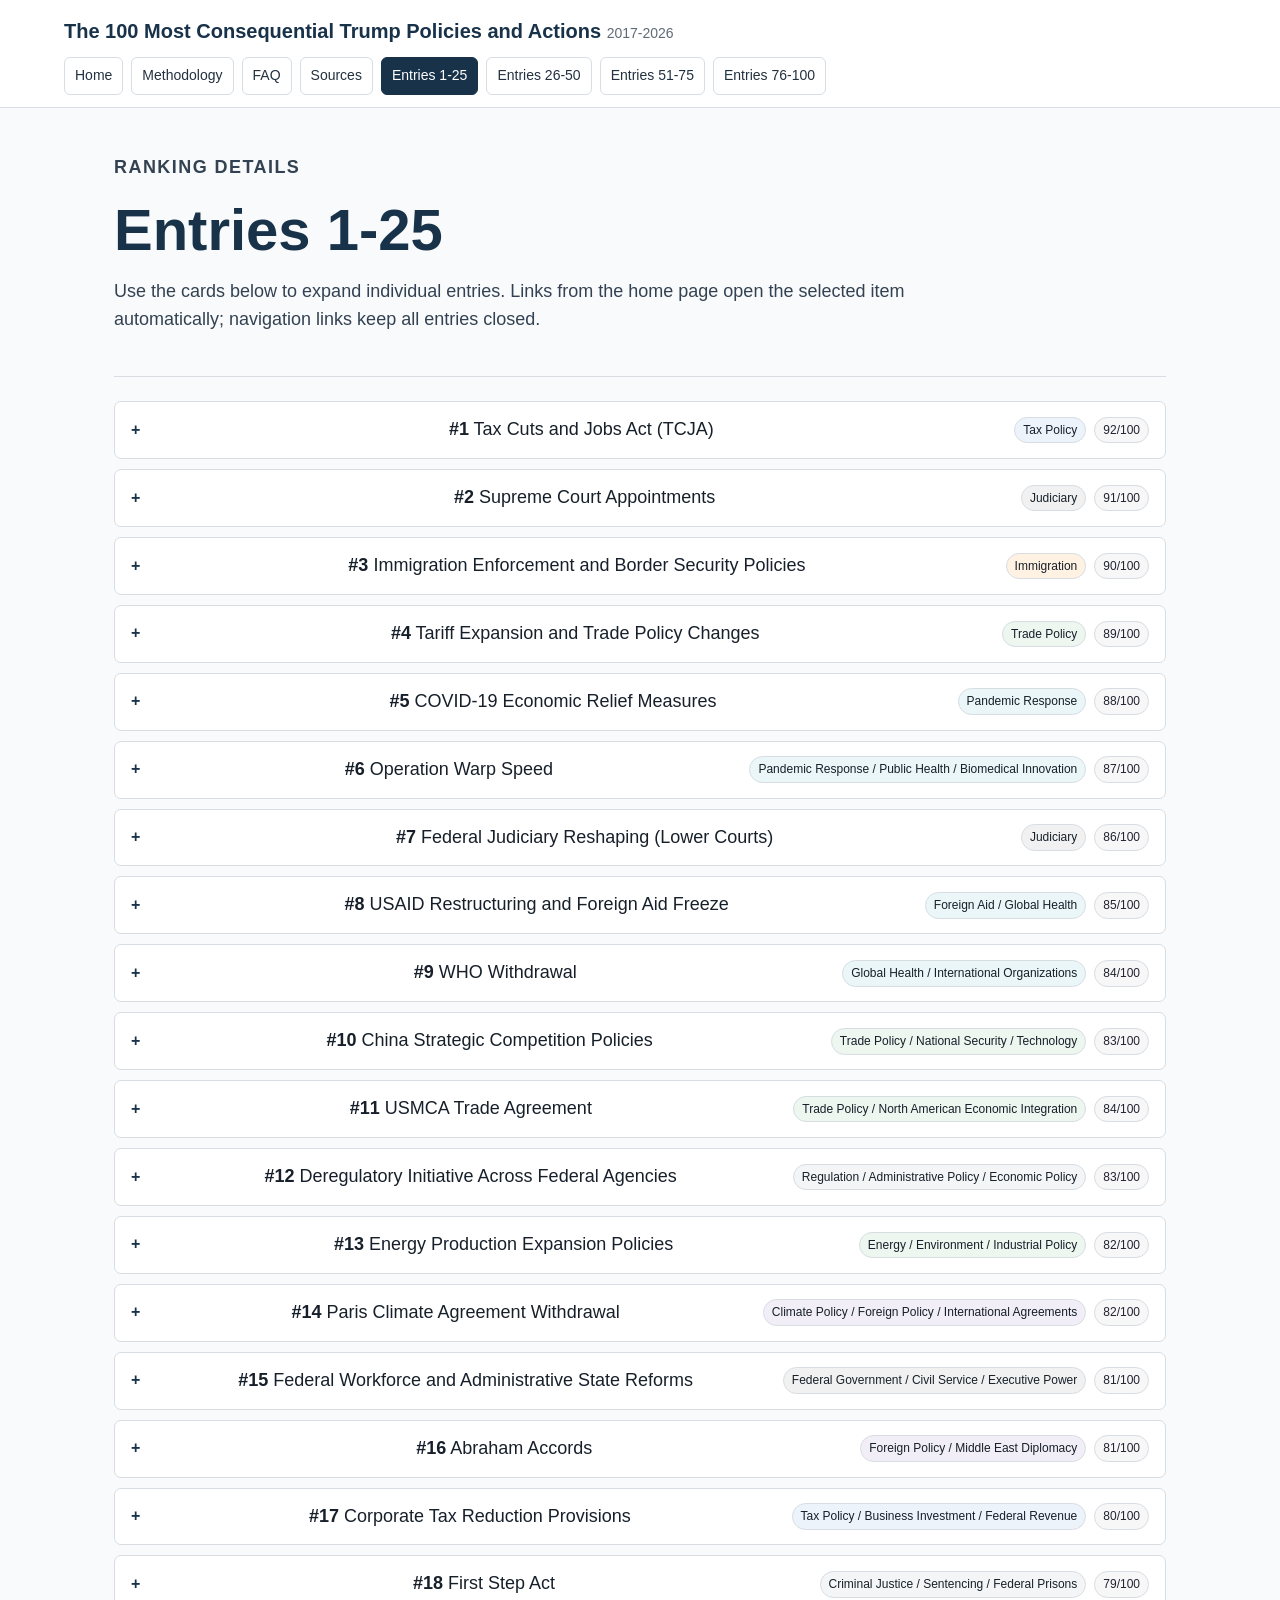
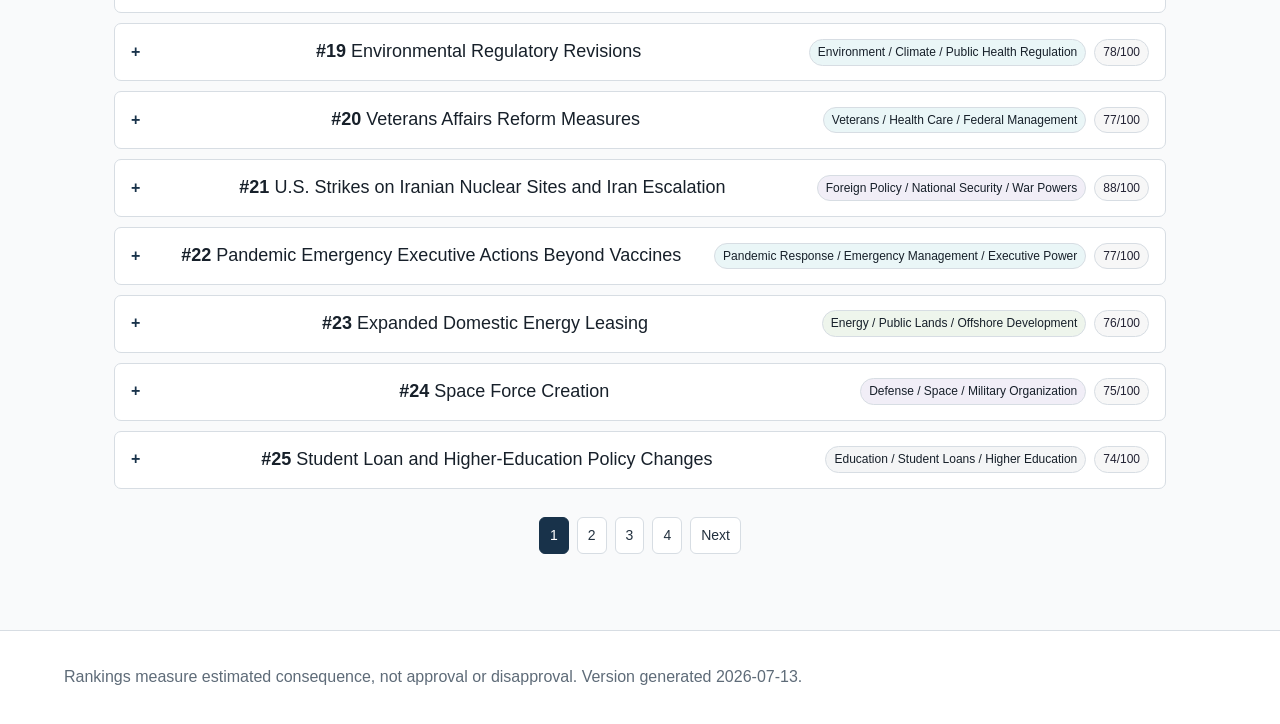
<file: entries-001-025.html>
<!doctype html>
<html lang="en">
<head>
  <!-- Google tag (gtag.js) -->
<script async src="https://www.googletagmanager.com/gtag/js?id=G-BQTNHB9WEV"></script>
<script>
  window.dataLayer = window.dataLayer || [];
  function gtag(){dataLayer.push(arguments);}
  gtag('js', new Date());

  gtag('config', 'G-BQTNHB9WEV');
</script>
  <meta charset="utf-8">
  <meta name="viewport" content="width=device-width, initial-scale=1">
  <title>Entries 1-25 | Trump Policies Ranked by Impact</title>
  <meta name="description" content="Detailed entries for entries 1-25 in the Trump impact ranking.">
  <link rel="stylesheet" href="assets/styles.css">
  
</head>
<body>
<header class="site-header">
  <a class="brand" href="index.html">The 100 Most Consequential Trump Policies and Actions <span>2017-2026</span></a>
  <nav class="site-nav" aria-label="Site navigation"><a href="index.html">Home</a>
<a href="methodology.html">Methodology</a>
<a href="faq.html">FAQ</a>
<a href="sources.html">Sources</a>
<a class="active" href="entries-001-025.html">Entries 1-25</a>
<a href="entries-026-050.html">Entries 26-50</a>
<a href="entries-051-075.html">Entries 51-75</a>
<a href="entries-076-100.html">Entries 76-100</a></nav>
</header>
<main>

<section class="page-title">
  <p class="eyebrow">Ranking details</p>
  <h1>Entries 1-25</h1>
  <p>Use the cards below to expand individual entries. Links from the home page open the selected item automatically; navigation links keep all entries closed.</p>
</section>
<section class="entries">

<article class="entry-card" data-rank="1" data-title="tax cuts and jobs act (tcja)" data-category="tax policy">
  <details id="rank-001">
    <summary>
      <span class="rank-title"><strong>#1</strong> Tax Cuts and Jobs Act (TCJA)</span>
      <span class="entry-meta"><span class="badge cat-tax">Tax Policy</span><span class="impact-pill">92/100</span></span>
    </summary>
    <div class="entry-body">
      <div class="entry-summary">
        <div>
          <h3>Overview</h3>
          <h4>What Happened</h4><p>The Tax Cuts and Jobs Act was signed in December 2017 after Republicans used budget reconciliation to pass a sweeping tax bill without Democratic votes. The law permanently lowered the federal corporate income tax rate from 35% to 21%, changed the taxation of multinational corporations, created a deduction for many pass-through businesses, expanded the standard deduction and child tax credit, limited the state and local tax deduction, reduced or consolidated several individual brackets, and set many individual provisions to expire after 2025. It also set the Affordable Care Act individual mandate penalty to zero, linking a tax bill to health-insurance markets. Unlike many executive actions, the TCJA changed statutory law, affected the IRS, altered withholding tables, changed business planning, reshaped tax filing for millions of households, and became the baseline for later fiscal negotiations.</p><h4>Why It Happened</h4><p>The law happened because Republicans had long argued that the U.S. tax code discouraged investment, encouraged companies to hold profits abroad, and made American corporations less competitive internationally. The administration and congressional Republicans framed the bill as a growth strategy: lower corporate rates, faster expensing, international tax changes, and individual tax relief would encourage investment, hiring, wage gains, and repatriation of foreign earnings. Politically, the bill was also the major legislative achievement of Trump’s first year and the clearest place where unified Republican control of Congress and the White House translated into durable domestic policy.</p><h4>Immediate Effects</h4><p>The immediate effects were broad. Many households saw lower withholding in 2018, corporations faced a dramatically lower statutory rate, and firms adjusted repatriation, buyback, investment, and tax-planning strategies. High-tax states felt the SALT cap sharply, while many filers no longer itemized because of the larger standard deduction. Businesses benefited from lower rates and temporary expensing incentives, but the law also created complex new international tax regimes such as GILTI and BEAT. Budget analysts projected large revenue losses, and the law quickly became a central argument in debates over growth, inequality, deficits, and whether corporate tax cuts translate into wages.</p><h4>Long-Term Consequences</h4><p>The long-term consequences are still unfolding. The TCJA permanently changed corporate taxation and international tax planning, while its temporary individual provisions created a major 2025–2026 tax cliff. Its deficit effects became part of later debates over debt, interest costs, spending cuts, and whether expiring provisions should be extended. Supporters continue to cite competitiveness, investment incentives, and a simpler filing experience for many households; critics continue to cite regressivity, deficits, stock buybacks, and the asymmetry between permanent corporate cuts and temporary household provisions. Because it directly affected nearly every taxpayer and business and changed federal revenue for years, it remains the most consequential Trump-era domestic law in this ranking.</p>
        </div>
        <aside>
          <div class="metric">
            <strong>Impact Score</strong>
            <span>92/100</span>
            <span class="scorebar" aria-label="Impact score 92 out of 100"><span style="width:92%"></span></span>
          </div>
          <div class="mini-block"><strong>Population Affected</strong><p>Nearly all federal taxpayers, corporations, pass-through businesses, multinational firms, state and local governments, tax preparers, IRS administrators, health-insurance markets, investors, and future taxpayers affected by debt and revenue policy.</p></div>
          <div class="mini-block"><strong>Economic Magnitude</strong><p>The law had trillion-dollar-scale fiscal consequences over the budget window, permanently reduced the corporate tax rate, altered individual tax liabilities, affected investment incentives, and changed federal revenue projections for years.</p></div>
        </aside>
      </div>
      <section class="analysis-grid">
        <div>
          <h3>Supportive Analysis</h3>
          <p>Supporters argue that the TCJA corrected an uncompetitive corporate tax system. Before the law, the United States had one of the highest statutory corporate rates among advanced economies, encouraging profit shifting and discouraging domestic investment. Lowering the rate to 21%, they argue, made the U.S. more attractive for investment and reduced incentives to move profits or headquarters abroad.</p>
<p>Supporters also emphasize household tax relief and simplification. The larger standard deduction meant fewer taxpayers itemized, the child tax credit increased, and many households saw lower federal income-tax liability in the early years. From this perspective, the law combined business reform with broad-based tax relief.</p>
<p>A third supportive argument is that the TCJA changed incentives for capital formation. Full or expanded expensing provisions, lower marginal tax rates on investment, and international reforms were intended to raise productivity and wages over time. Supporters argue that even if effects are hard to isolate, the law moved the tax code toward investment and competitiveness rather than punishment of business activity.</p>
          <h4>Sources</h4>
          <ul class="source-list">
<li><a href="https://www.congress.gov/bill/115th-congress/house-bill/1" target="_blank" rel="noopener">Congress.gov — H.R.1, Public Law 115-97</a> <span>legislation</span></li>
<li><a href="https://taxfoundation.org/research/federal-tax/tax-cuts-and-jobs-act/" target="_blank" rel="noopener">Tax Foundation — Tax Cuts and Jobs Act overview and analysis</a> <span>think_tank</span></li>
<li><a href="https://www.jct.gov/" target="_blank" rel="noopener">Joint Committee on Taxation</a> <span>government</span></li>
<li><a href="https://www.irs.gov/newsroom/tax-reform" target="_blank" rel="noopener">IRS — Tax reform resources</a> <span>government</span></li>
</ul>
        </div>
        <div>
          <h3>Critical Analysis</h3>
          <p>Critics argue that the TCJA’s benefits were tilted toward corporations and higher-income households while adding substantially to deficits. They contend the law reduced revenue without paying for itself and left future policymakers facing harder choices over spending, borrowing, or tax increases.</p>
<p>Critics also argue that the corporate tax cut did not deliver the wage boom supporters promised. They point to stock buybacks, shareholder gains, and mixed investment evidence as signs that much of the benefit flowed to capital owners rather than workers. The temporary nature of many household provisions strengthened the criticism that the law prioritized businesses over ordinary families.</p>
<p>A third criticism is that the law introduced new distortions even while claiming simplification. The pass-through deduction created complex eligibility rules, the SALT cap produced sharp regional effects, and international provisions generated technical disputes. Critics argue the law simplified filing for some households but made business and international tax planning more complex.</p>
          <h4>Sources</h4>
          <ul class="source-list">
<li><a href="https://www.cbo.gov/publication/53415" target="_blank" rel="noopener">Congressional Budget Office — Distributional and budgetary analysis of TCJA</a> <span>government</span></li>
<li><a href="https://www.cbpp.org/research/federal-tax/the-2017-trump-tax-law-was-skewed-to-the-rich-expensive-and-failed-to-deliver" target="_blank" rel="noopener">Center on Budget and Policy Priorities — TCJA analysis</a> <span>think_tank</span></li>
<li><a href="https://www.brookings.edu/articles/effects-of-the-tax-cuts-and-jobs-act-a-preliminary-analysis/" target="_blank" rel="noopener">Brookings — Effects of the Tax Cuts and Jobs Act</a> <span>research</span></li>
<li><a href="https://www.taxpolicycenter.org/publications/distributional-analysis-conference-agreement-tax-cuts-and-jobs-act" target="_blank" rel="noopener">Tax Policy Center — TCJA distributional analysis</a> <span>research</span></li>
</ul>
        </div>
      </section>
      <section class="why-rank">
        <h3>Why This Rank?</h3>
        <div class="why-grid">
          <div><h4>Overall</h4><p>TCJA ranks first because it combined population reach, economic magnitude, statutory permanence, and fiscal consequences more than any other Trump-era action. It directly changed taxes for households and businesses and indirectly affected health insurance, investment, deficits, and later budget politics.</p><h4>Compared With Higher-Ranked Entries</h4><p>There is no higher-ranked entry. The closest competitor is Supreme Court appointments, which have greater legal permanence, but TCJA affected more people immediately and involved larger direct economic flows.</p><h4>Compared With Lower-Ranked Entries</h4><p>Compared with Supreme Court appointments at #2, TCJA has less constitutional permanence but greater measurable economic magnitude and direct household/business impact. Compared with pandemic relief at #5, it was not a temporary emergency measure but a durable change to the tax baseline.</p><h4>Dominant Scoring Factors</h4><p>The placement is driven by People Affected, Economic Magnitude, Historical Significance, and Institutional / Legal Permanence. International Impact is lower than trade or foreign-policy entries, but the domestic impact is unmatched.</p></div>
          <table>
            <caption>Score Breakdown</caption>
            <tbody></tbody>
          </table>
        </div>
      </section>
    </div>
  </details>
</article>


<article class="entry-card" data-rank="2" data-title="supreme court appointments" data-category="judiciary">
  <details id="rank-002">
    <summary>
      <span class="rank-title"><strong>#2</strong> Supreme Court Appointments</span>
      <span class="entry-meta"><span class="badge cat-judiciary">Judiciary</span><span class="impact-pill">91/100</span></span>
    </summary>
    <div class="entry-body">
      <div class="entry-summary">
        <div>
          <h3>Overview</h3>
          <h4>What Happened</h4><p>Trump appointed Neil Gorsuch in 2017, Brett Kavanaugh in 2018, and Amy Coney Barrett in 2020, replacing Antonin Scalia, Anthony Kennedy, and Ruth Bader Ginsburg respectively. The result was a 6–3 conservative majority on the Supreme Court, one of the most durable institutional consequences of the Trump presidency. These appointments did not merely fill vacancies; they changed the Court’s median vote, reduced the influence of the prior swing-justice model, and helped produce major decisions on abortion, gun rights, religious liberty, affirmative action, agency authority, environmental regulation, and presidential power.</p><h4>Why It Happened</h4><p>The appointments happened because judicial nominations had become a central conservative priority and because Senate rules and timing created an unusual opportunity. The Republican Senate refused to consider Merrick Garland in 2016, preserved the Scalia vacancy for the next president, confirmed Gorsuch after eliminating the filibuster for Supreme Court nominations, confirmed Kavanaugh after an intense confirmation battle, and confirmed Barrett shortly before the 2020 election. Trump also relied heavily on conservative legal networks that had spent years developing lists of potential judges.</p><h4>Immediate Effects</h4><p>The immediate effect was a dramatic shift in the Court’s ideological balance. Gorsuch restored the conservative seat previously held by Scalia, Kavanaugh replaced the more centrist Kennedy, and Barrett replaced liberal icon Ruth Bader Ginsburg. This changed not just case outcomes but legal strategy: litigants, states, advocacy groups, and lower courts recalibrated around the reality of a more assertive conservative majority.</p><h4>Long-Term Consequences</h4><p>The long-term consequences are enormous because Supreme Court justices can serve for decades. The Trump-appointed justices were central to Dobbs v. Jackson Women’s Health Organization, which overturned Roe v. Wade; New York State Rifle &amp; Pistol Association v. Bruen, which expanded Second Amendment protections; major religious-liberty rulings; Students for Fair Admissions, which ended race-conscious admissions; and decisions limiting administrative-agency power. Even when individual justices sometimes split from Trump’s preferred positions, the appointments permanently changed the legal landscape.</p>
        </div>
        <aside>
          <div class="metric">
            <strong>Impact Score</strong>
            <span>91/100</span>
            <span class="scorebar" aria-label="Impact score 91 out of 100"><span style="width:91%"></span></span>
          </div>
          <div class="mini-block"><strong>Population Affected</strong><p>All Americans subject to constitutional law and federal regulation; states; lower courts; litigants; agencies; businesses; schools; religious organizations; gun owners; abortion patients and providers; environmental regulators; presidents; Congress; and future generations affected by Supreme Court doctrine.</p></div>
          <div class="mini-block"><strong>Economic Magnitude</strong><p>The direct fiscal effect is smaller than tax or pandemic legislation, but the economic implications are large through regulatory authority, business law, labor rules, environmental policy, healthcare, education, civil rights, and state policy discretion.</p></div>
        </aside>
      </div>
      <section class="analysis-grid">
        <div>
          <h3>Supportive Analysis</h3>
          <p>Supporters argue that the appointments restored constitutional interpretation grounded in text, history, and separation of powers. They view Gorsuch, Kavanaugh, and Barrett as jurists who constrain judicial invention, protect religious liberty, defend gun rights, and return contested policy questions to elected branches or states.</p>
<p>Supporters also emphasize that judicial appointments were a democratic promise. Trump released lists of potential nominees during the campaign, and conservative voters treated the Court as a central issue. From this perspective, the appointments fulfilled a transparent electoral commitment and produced judges with strong credentials.</p>
<p>A third supportive argument is that the new Court corrected decades of excessive administrative and judicial power. Decisions limiting agency authority are seen by supporters as restoring Congress’s role and protecting citizens from regulators who make major policy without clear legislative authorization.</p>
          <h4>Sources</h4>
          <ul class="source-list">
<li><a href="https://www.supremecourt.gov/about/biographies.aspx" target="_blank" rel="noopener">Supreme Court of the United States — Justices biographies</a> <span>primary</span></li>
<li><a href="https://trumpwhitehouse.archives.gov/" target="_blank" rel="noopener">White House archive — Supreme Court nominations</a> <span>primary</span></li>
<li><a href="https://fedsoc.org/" target="_blank" rel="noopener">Federalist Society — courts and constitutional interpretation</a> <span>think_tank</span></li>
<li><a href="https://www.heritage.org/courts" target="_blank" rel="noopener">Heritage Foundation — courts</a> <span>think_tank</span></li>
</ul>
        </div>
        <div>
          <h3>Critical Analysis</h3>
          <p>Critics argue that Trump’s appointments helped create a Court willing to overturn major precedents and move constitutional law sharply right. Dobbs is the central example: a constitutional right recognized for nearly half a century was eliminated, shifting abortion policy to states and creating immediate consequences for reproductive healthcare.</p>
<p>Critics also focus on legitimacy. They argue the refusal to consider Garland in 2016 and the rushed confirmation of Barrett in 2020 applied inconsistent election-year standards, undermining public trust. For these critics, the appointments were not merely conservative victories but products of procedural hardball.</p>
<p>A third criticism is that the Court’s conservative majority has weakened federal regulatory capacity. Decisions limiting agency power may force Congress to legislate more specifically, but critics argue they also make it harder for expert agencies to address climate change, workplace safety, public health, consumer protection, and emerging technologies.</p>
          <h4>Sources</h4>
          <ul class="source-list">
<li><a href="https://www.brennancenter.org/our-work/policy-solutions/supreme-court-term-limits" target="_blank" rel="noopener">Brennan Center — Supreme Court term limits and appointment imbalance</a> <span>research</span></li>
<li><a href="https://afj.org/why-courts-matter/trump-scotus-watch/" target="_blank" rel="noopener">Alliance for Justice — Trump Supreme Court Watch</a> <span>advocacy</span></li>
<li><a href="https://www.scotusblog.com/" target="_blank" rel="noopener">SCOTUSblog — Supreme Court coverage and analysis</a> <span>research</span></li>
<li><a href="https://www.reuters.com/legal/" target="_blank" rel="noopener">Reuters — Supreme Court legal coverage</a> <span>news</span></li>
</ul>
        </div>
      </section>
      <section class="why-rank">
        <h3>Why This Rank?</h3>
        <div class="why-grid">
          <div><h4>Overall</h4><p>Supreme Court appointments rank #2 because they have the highest institutional permanence of any Trump action and will shape law for decades. They rank below TCJA only because their effects, while deeper legally, are less directly measurable in immediate economic terms.</p><h4>Compared With Higher-Ranked Entries</h4><p>Compared with TCJA at #1, the Court appointments are more durable and historically significant, but they do not directly alter federal taxes, business costs, and household finances at the same scale.</p><h4>Compared With Lower-Ranked Entries</h4><p>Compared with immigration enforcement at #3, the appointments reach a broader constitutional system and last longer. Immigration policies affected millions directly, but judicial doctrine affects every policy area and future administration.</p><h4>Dominant Scoring Factors</h4><p>The rank is driven by perfect scores in Institutional / Legal Permanence, Duration, and Historical Significance. Economic Magnitude is significant but indirect, while International Impact is lower than trade or foreign-policy entries.</p></div>
          <table>
            <caption>Score Breakdown</caption>
            <tbody></tbody>
          </table>
        </div>
      </section>
    </div>
  </details>
</article>


<article class="entry-card" data-rank="3" data-title="immigration enforcement and border security policies" data-category="immigration">
  <details id="rank-003">
    <summary>
      <span class="rank-title"><strong>#3</strong> Immigration Enforcement and Border Security Policies</span>
      <span class="entry-meta"><span class="badge cat-immigration">Immigration</span><span class="impact-pill">90/100</span></span>
    </summary>
    <div class="entry-body">
      <div class="entry-summary">
        <div>
          <h3>Overview</h3>
          <h4>What Happened</h4><p>Trump made immigration enforcement the defining policy theme of his political rise and presidency. The agenda included expanded interior-enforcement priorities, attempts to restrict asylum, construction and funding fights over the southern border wall, travel restrictions, refugee-admissions reductions, the zero-tolerance prosecution policy that produced family separations, the Migrant Protection Protocols, public charge rule changes, DACA rescission attempts, and repeated emergency or executive actions to shift resources toward border security. Some policies were implemented directly; others were blocked, revised, litigated, or later reversed.</p><h4>Why It Happened</h4><p>The policy happened because Trump and his advisers argued that the immigration system had lost control of the border, rewarded unlawful entry, strained public resources, and failed to prioritize national sovereignty. Supporters saw immigration enforcement as a matter of rule of law, public safety, wage protection, and national identity. Politically, immigration also unified key parts of Trump’s coalition and became a central contrast with Democrats and establishment Republicans.</p><h4>Immediate Effects</h4><p>The immediate effects were substantial. Border agencies changed processing rules, asylum seekers faced new procedures, refugee admissions fell, travelers from certain countries faced restrictions, families were separated under zero tolerance, and undocumented immigrants faced broader enforcement risk. The administration also used budget fights, national-emergency declarations, and agency rulemaking to push immigration policy even when Congress did not pass comprehensive legislation.</p><h4>Long-Term Consequences</h4><p>The long-term consequences include legal precedent, institutional memory, and political realignment. Even when policies were reversed, they changed what future administrations considered possible: using public-health authority at the border, requiring asylum seekers to wait in Mexico, narrowing humanitarian pathways, expanding expedited enforcement, and treating immigration as a central executive-power battlefield. The agenda also left lasting trauma, litigation, and administrative records, especially around family separation and asylum policy.</p>
        </div>
        <aside>
          <div class="metric">
            <strong>Impact Score</strong>
            <span>90/100</span>
            <span class="scorebar" aria-label="Impact score 90 out of 100"><span style="width:90%"></span></span>
          </div>
          <div class="mini-block"><strong>Population Affected</strong><p>Unauthorized immigrants, asylum seekers, refugees, U.S. citizen family members, border communities, employers, schools, courts, DHS, ICE, CBP, immigration judges, state and local governments, Mexico and Central American countries, travelers, universities, and communities affected by enforcement and legal-status uncertainty.</p></div>
          <div class="mini-block"><strong>Economic Magnitude</strong><p>Economic effects include federal enforcement spending, border-wall funding, labor-market impacts, costs to employers and families, detention and court costs, effects on universities and travel, and broader consequences for industries dependent on immigrant labor.</p></div>
        </aside>
      </div>
      <section class="analysis-grid">
        <div>
          <h3>Supportive Analysis</h3>
          <p>Supporters argue that the immigration-enforcement agenda reasserted the rule of law. In this view, a country must be able to decide who enters, who stays, and how asylum and immigration laws are enforced.</p>
<p>Supporters also argue that stricter enforcement deterred some unlawful migration and pressured Mexico and other countries to cooperate. Policies such as MPP, expanded border infrastructure, and tougher asylum rules are viewed as tools to reduce incentives for migrants to make dangerous journeys or use weak claims to enter the United States.</p>
<p>A third supportive argument is that immigration enforcement protects wages, public resources, and public safety. Supporters contend that uncontrolled migration can strain schools, hospitals, housing, and local services, and that enforcement is necessary to maintain public confidence in legal immigration.</p>
          <h4>Sources</h4>
          <ul class="source-list">
<li><a href="https://www.dhs.gov/archive" target="_blank" rel="noopener">DHS archive — immigration and border security</a> <span>primary</span></li>
<li><a href="https://www.cbp.gov/newsroom/stats" target="_blank" rel="noopener">CBP — enforcement statistics</a> <span>government</span></li>
<li><a href="https://cis.org/" target="_blank" rel="noopener">Center for Immigration Studies</a> <span>think_tank</span></li>
<li><a href="https://www.heritage.org/immigration" target="_blank" rel="noopener">Heritage Foundation — immigration</a> <span>think_tank</span></li>
</ul>
        </div>
        <div>
          <h3>Critical Analysis</h3>
          <p>Critics argue that the agenda often treated deterrence as more important than humanitarian obligation, due process, or family unity. Family separation, MPP, and asylum restrictions became central examples of policies critics say imposed severe human costs to send a political message.</p>
<p>Critics also argue that many policies were legally overaggressive or poorly implemented. Courts blocked or narrowed several actions, and oversight reports documented administrative failures, including tracking problems in family separation.</p>
<p>A third criticism is that immigration enforcement did not solve the underlying causes of migration or the structural problems in the immigration system. Court backlogs, labor demand, violence abroad, outdated visa rules, and lack of congressional reform persisted.</p>
          <h4>Sources</h4>
          <ul class="source-list">
<li><a href="https://www.americanimmigrationcouncil.org/report/family-separation-policy/" target="_blank" rel="noopener">American Immigration Council — family separation policy report</a> <span>research</span></li>
<li><a href="https://www.americanimmigrationcouncil.org/fact-sheet/migrant-protection-protocols/" target="_blank" rel="noopener">American Immigration Council — Migrant Protection Protocols</a> <span>research</span></li>
<li><a href="https://www.migrationpolicy.org/" target="_blank" rel="noopener">Migration Policy Institute</a> <span>research</span></li>
<li><a href="https://www.oig.dhs.gov/reports" target="_blank" rel="noopener">DHS Office of Inspector General — reports</a> <span>oversight</span></li>
</ul>
        </div>
      </section>
      <section class="why-rank">
        <h3>Why This Rank?</h3>
        <div class="why-grid">
          <div><h4>Overall</h4><p>Immigration enforcement ranks #3 because it was central to Trump’s political identity, affected millions directly or indirectly, reshaped executive-branch practice, and produced some of the most contested legal and moral disputes of the era.</p><h4>Compared With Higher-Ranked Entries</h4><p>It ranks below Supreme Court appointments because judicial appointments have greater long-term legal permanence across every policy domain. Immigration enforcement was highly consequential but more vulnerable to reversal, litigation, and administrative change.</p><h4>Compared With Lower-Ranked Entries</h4><p>It ranks above tariff expansion because immigration was broader than trade in population reach, legal conflict, humanitarian effect, and political salience. Tariffs had larger direct market effects, but immigration defined the presidency more comprehensively.</p><h4>Dominant Scoring Factors</h4><p>People Affected, Duration, Institutional / Legal Permanence, and Historical Significance drive the score. Economic Magnitude is substantial but harder to quantify than tax or trade policy.</p></div>
          <table>
            <caption>Score Breakdown</caption>
            <tbody></tbody>
          </table>
        </div>
      </section>
    </div>
  </details>
</article>


<article class="entry-card" data-rank="4" data-title="tariff expansion and trade policy changes" data-category="trade policy">
  <details id="rank-004">
    <summary>
      <span class="rank-title"><strong>#4</strong> Tariff Expansion and Trade Policy Changes</span>
      <span class="entry-meta"><span class="badge cat-trade">Trade Policy</span><span class="impact-pill">89/100</span></span>
    </summary>
    <div class="entry-body">
      <div class="entry-summary">
        <div>
          <h3>Overview</h3>
          <h4>What Happened</h4><p>The Trump administration imposed or threatened tariffs on hundreds of billions of dollars in imports, especially from China, while also using steel and aluminum tariffs under Section 232, safeguard tariffs on solar panels and washing machines, and later tariff tools tied to forced labor, national security, and bargaining leverage. Tariffs became a central governing instrument rather than a narrow trade remedy.</p><h4>Why It Happened</h4><p>The administration pursued tariffs because it argued the old trade consensus had failed American workers, allowed China to exploit U.S. markets, hollowed out manufacturing, and ignored national-security vulnerabilities. Trump treated trade deficits as evidence of weakness and tariffs as leverage to force concessions.</p><h4>Immediate Effects</h4><p>The immediate effects included higher import costs, retaliatory tariffs against U.S. exports, uncertainty for manufacturers and retailers, farm-sector harm partly offset by aid, and new bargaining dynamics with China, Mexico, Canada, Europe, and other partners. Companies adjusted supply chains, sought exclusions, passed costs to consumers, absorbed margin pressure, or shifted sourcing.</p><h4>Long-Term Consequences</h4><p>The long-term consequence is that Trump changed the trade-policy baseline for both parties. Even when specific tariffs were criticized, the broader move toward industrial policy, China competition, supply-chain security, and skepticism of free-trade orthodoxy survived. The tariff agenda also matters because its effects are current and evolving into 2026, with new proposals, legal challenges, and trading-partner negotiations continuing to affect markets.</p>
        </div>
        <aside>
          <div class="metric">
            <strong>Impact Score</strong>
            <span>89/100</span>
            <span class="scorebar" aria-label="Impact score 89 out of 100"><span style="width:89%"></span></span>
          </div>
          <div class="mini-block"><strong>Population Affected</strong><p>Consumers, importers, manufacturers, farmers, retailers, steel and aluminum producers, downstream industries, foreign exporters, U.S. allies, China, Mexico, Canada, trade lawyers, logistics firms, ports, and households exposed to price changes.</p></div>
          <div class="mini-block"><strong>Economic Magnitude</strong><p>Very large economic magnitude through import taxes, retaliatory tariffs, supply-chain changes, consumer prices, producer costs, farm aid, trade negotiations, and uncertainty across goods markets.</p></div>
        </aside>
      </div>
      <section class="analysis-grid">
        <div>
          <h3>Supportive Analysis</h3>
          <p>Supporters argue that tariffs corrected a failed trade consensus. For decades, they contend, policymakers promised that trade liberalization would benefit everyone while ignoring factory closures, import dependence, currency and subsidy issues, and China’s state-driven economic model.</p>
<p>Supporters also view tariffs as leverage. China, allies, and multinational firms had strong incentives to preserve access to the U.S. market. Using tariffs, supporters argue, gave the United States bargaining power that polite negotiations often lacked.</p>
<p>A third supportive argument is that tariffs can support industrial resilience. Even if tariffs raise some prices, supporters say the country may rationally pay more to preserve steel, aluminum, semiconductors, medical supplies, batteries, or other strategic sectors.</p>
          <h4>Sources</h4>
          <ul class="source-list">
<li><a href="https://ustr.gov/issue-areas/enforcement/section-301-investigations/tariff-actions" target="_blank" rel="noopener">USTR — Section 301 tariff actions</a> <span>government</span></li>
<li><a href="https://ustr.gov/trade-topics/presidential-tariff-actions" target="_blank" rel="noopener">USTR — Presidential tariff actions</a> <span>government</span></li>
<li><a href="https://prosperousamerica.org/" target="_blank" rel="noopener">Coalition for a Prosperous America</a> <span>advocacy</span></li>
<li><a href="https://trumpwhitehouse.archives.gov/issues/economy-jobs/trade/" target="_blank" rel="noopener">White House archive — trade policy</a> <span>primary</span></li>
</ul>
        </div>
        <div>
          <h3>Critical Analysis</h3>
          <p>Critics argue tariffs are taxes on imports that are often paid by U.S. consumers and businesses through higher prices or lower margins. They contend the costs fall on downstream firms, households, and exporters hit by retaliation, not simply on foreign governments.</p>
<p>Critics also argue that the tariff strategy produced uncertainty without solving structural trade problems. China did not fundamentally abandon its industrial model, and managed purchase commitments proved difficult to enforce.</p>
<p>A third criticism is that tariffs can undermine alliances and rules-based trade. Applying national-security tariffs to allies or using broad tariff threats can weaken cooperation precisely when the United States needs partners to address China and supply-chain security.</p>
          <h4>Sources</h4>
          <ul class="source-list">
<li><a href="https://taxfoundation.org/research/all/federal/trump-tariffs-trade-war/" target="_blank" rel="noopener">Tax Foundation — Trump tariffs tracker</a> <span>research</span></li>
<li><a href="https://www.piie.com/research/trade-investment" target="_blank" rel="noopener">Peterson Institute for International Economics — trade analysis</a> <span>research</span></li>
<li><a href="https://www.brookings.edu/articles/from-rules-to-discretion-how-trump-reconfigured-us-tariff-policy/" target="_blank" rel="noopener">Brookings — Trump tariff policy</a> <span>research</span></li>
<li><a href="https://www.reuters.com/business/" target="_blank" rel="noopener">Reuters — current U.S. tariff policy reporting</a> <span>news</span></li>
</ul>
        </div>
      </section>
      <section class="why-rank">
        <h3>Why This Rank?</h3>
        <div class="why-grid">
          <div><h4>Overall</h4><p>Tariff expansion ranks #4 because it changed the economic-policy conversation and directly affected trade flows, supply chains, consumer prices, producers, allies, and China strategy.</p><h4>Compared With Higher-Ranked Entries</h4><p>It ranks below immigration enforcement because immigration touched more legal, humanitarian, domestic, and identity questions across the federal system. Tariffs have larger market effects but narrower social and constitutional reach.</p><h4>Compared With Lower-Ranked Entries</h4><p>It ranks above COVID-19 economic relief because tariffs represent a durable reorientation of trade policy, while pandemic relief was larger fiscally but more tied to an emergency period.</p><h4>Dominant Scoring Factors</h4><p>Economic Magnitude, International Impact, People Affected, and Historical Significance drive the placement. Institutional permanence is high but less secure because tariff authority remains legally and politically contested.</p></div>
          <table>
            <caption>Score Breakdown</caption>
            <tbody></tbody>
          </table>
        </div>
      </section>
    </div>
  </details>
</article>


<article class="entry-card" data-rank="5" data-title="covid-19 economic relief measures" data-category="pandemic response">
  <details id="rank-005">
    <summary>
      <span class="rank-title"><strong>#5</strong> COVID-19 Economic Relief Measures</span>
      <span class="entry-meta"><span class="badge cat-health">Pandemic Response</span><span class="impact-pill">88/100</span></span>
    </summary>
    <div class="entry-body">
      <div class="entry-summary">
        <div>
          <h3>Overview</h3>
          <h4>What Happened</h4><p>The Trump-era COVID economic response included the CARES Act, Paycheck Protection Program loans, direct economic impact payments, expanded unemployment benefits, support for hospitals and state and local governments, tax relief, student-loan payment pauses, and Treasury support for Federal Reserve emergency lending facilities. The response was not one program but a massive emergency fiscal architecture built quickly as shutdowns, health risks, and collapsing demand threatened a depression-like downturn.</p><h4>Why It Happened</h4><p>The policy happened because the pandemic abruptly halted normal economic life. Businesses closed, travel collapsed, schools shifted operations, hospitals faced financial and capacity stress, and millions of workers lost jobs or income. The administration and Congress concluded that ordinary unemployment insurance, small-business lending, and fiscal stabilizers were not enough.</p><h4>Immediate Effects</h4><p>The immediate effects were enormous. PPP moved funds through banks to employers; households received direct checks; unemployment insurance was expanded and supplemented; the IRS, Treasury, SBA, state unemployment systems, and the Federal Reserve became central relief mechanisms. The speed helped stabilize household income and business cash flow, but also produced fraud, mistargeting, administrative overload, and inconsistent access for smaller firms and vulnerable workers.</p><h4>Long-Term Consequences</h4><p>The long-term consequences include debt, inflation debates, fraud investigations, altered expectations about emergency federal support, and a new model for crisis response. Supporters credit relief with preventing mass business failures and deeper poverty; critics argue some programs were poorly targeted, too large, vulnerable to fraud, and contributed to later inflationary pressure.</p>
        </div>
        <aside>
          <div class="metric">
            <strong>Impact Score</strong>
            <span>88/100</span>
            <span class="scorebar" aria-label="Impact score 88 out of 100"><span style="width:88%"></span></span>
          </div>
          <div class="mini-block"><strong>Population Affected</strong><p>Most U.S. households, small businesses, nonprofits, unemployed workers, gig workers, hospitals, schools, states, local governments, banks, the IRS, Treasury, SBA, Federal Reserve, fraud investigators, and taxpayers.</p></div>
          <div class="mini-block"><strong>Economic Magnitude</strong><p>Trillion-dollar-scale fiscal impact through direct payments, PPP, unemployment expansion, healthcare funding, emergency lending backstops, tax relief, and later debt, inflation, and oversight consequences.</p></div>
        </aside>
      </div>
      <section class="analysis-grid">
        <div>
          <h3>Supportive Analysis</h3>
          <p>Supporters argue the relief prevented economic collapse. When public-health restrictions and fear shut down large parts of the economy, workers and businesses lost income through no fault of their own. Rapid federal relief helped households pay bills and kept employers connected to workers.</p>
<p>They also argue that speed mattered more than perfect targeting. In a crisis, waiting months to design ideal programs could have allowed bankruptcies, evictions, layoffs, and financial panic to compound.</p>
<p>A third supportive argument is that the response helped produce a faster rebound than a more cautious fiscal approach might have allowed. By supporting income, credit markets, and payrolls, relief measures reduced the risk of a financial crisis layered on top of a health crisis.</p>
          <h4>Sources</h4>
          <ul class="source-list">
<li><a href="https://www.congress.gov/bill/116th-congress/house-bill/748" target="_blank" rel="noopener">Congress.gov — CARES Act</a> <span>legislation</span></li>
<li><a href="https://home.treasury.gov/policy-issues/coronavirus/assistance-for-small-businesses/paycheck-protection-program" target="_blank" rel="noopener">U.S. Treasury — Paycheck Protection Program</a> <span>government</span></li>
<li><a href="https://www.sba.gov/funding-programs/loans/covid-19-relief-options/paycheck-protection-program" target="_blank" rel="noopener">SBA — Paycheck Protection Program</a> <span>government</span></li>
<li><a href="https://www.irs.gov/coronavirus/economic-impact-payments" target="_blank" rel="noopener">IRS — Economic Impact Payments</a> <span>government</span></li>
</ul>
        </div>
        <div>
          <h3>Critical Analysis</h3>
          <p>Critics argue the relief was too broad and too vulnerable to fraud. PPP in particular moved money quickly through lenders but produced major concerns about eligibility, oversight, large recipients, and whether funds reached the smallest and most vulnerable businesses.</p>
<p>Critics also argue that later or overlapping relief contributed to excess demand and inflationary pressure when supply chains were constrained. While the first emergency response had broad support, the scale and design of relief became part of later debates over prices, deficits, and fiscal discipline.</p>
<p>A third criticism is that emergency systems exposed deep administrative weakness. State unemployment systems struggled, fraud surged, some households and firms had trouble accessing aid, and oversight agencies spent years trying to identify improper payments.</p>
          <h4>Sources</h4>
          <ul class="source-list">
<li><a href="https://www.gao.gov/products/gao-20-708" target="_blank" rel="noopener">GAO — COVID-19 response oversight</a> <span>oversight</span></li>
<li><a href="https://www.pandemicoversight.gov/" target="_blank" rel="noopener">Pandemic Response Accountability Committee</a> <span>oversight</span></li>
<li><a href="https://www.brookings.edu/articles/the-fiscal-policy-response-to-the-pandemic/" target="_blank" rel="noopener">Brookings — Fiscal policy response to the pandemic</a> <span>research</span></li>
<li><a href="https://crsreports.congress.gov/" target="_blank" rel="noopener">Congressional Research Service — COVID-19 relief reports</a> <span>research</span></li>
</ul>
        </div>
      </section>
      <section class="why-rank">
        <h3>Why This Rank?</h3>
        <div class="why-grid">
          <div><h4>Overall</h4><p>COVID economic relief ranks #5 because it had extraordinary economic magnitude and population reach, but much of its design was emergency-oriented rather than a permanent policy transformation.</p><h4>Compared With Higher-Ranked Entries</h4><p>It ranks below tariff expansion because tariffs represent a durable reorientation of trade policy across multiple years, while COVID relief was larger fiscally but tied to a unique crisis response.</p><h4>Compared With Lower-Ranked Entries</h4><p>It ranks above Operation Warp Speed because economic relief reached nearly every household, employer, and labor market, while Operation Warp Speed was more focused on vaccine development and distribution.</p><h4>Dominant Scoring Factors</h4><p>Economic Magnitude and People Affected are nearly maximal. Historical Significance is also high. Institutional permanence is lower because many programs expired or were emergency measures.</p></div>
          <table>
            <caption>Score Breakdown</caption>
            <tbody></tbody>
          </table>
        </div>
      </section>
    </div>
  </details>
</article>


<article class="entry-card" data-rank="6" data-title="operation warp speed" data-category="pandemic response / public health / biomedical innovation">
  <details id="rank-006">
    <summary>
      <span class="rank-title"><strong>#6</strong> Operation Warp Speed</span>
      <span class="entry-meta"><span class="badge cat-health">Pandemic Response / Public Health / Biomedical Innovation</span><span class="impact-pill">87/100</span></span>
    </summary>
    <div class="entry-body">
      <div class="entry-summary">
        <div>
          <h3>Overview</h3>
          <h4>What Happened</h4><p>Operation Warp Speed was the federal public-private initiative launched in 2020 to accelerate COVID-19 vaccines, therapeutics, diagnostics, manufacturing capacity, and distribution planning. It involved HHS, the Department of Defense, BARDA, NIH, FDA, CDC, private vaccine manufacturers, logistics firms, and military planning support. The program did not invent the mRNA platform, and much of the science predated the administration, but it changed the risk structure around development by using federal money to fund candidates, purchase doses in advance, and manufacture while clinical trials were still underway. That meant companies could scale production before final authorization, compressing the timeline without formally skipping FDA review.</p><h4>Why It Happened</h4><p>The program happened because COVID-19 created an emergency in which normal vaccine timelines were incompatible with the scale of deaths, hospitalizations, shutdowns, and economic disruption. The administration concluded that waiting for sequential private-sector development would prolong the pandemic and deepen the economic crisis. Operation Warp Speed therefore tried to remove financial risk from manufacturers while preserving scientific and regulatory standards. The political context was also intense: the administration needed to show that the federal government could produce a biomedical solution quickly, while public-health agencies needed to maintain confidence that speed would not mean abandoning safety.</p><h4>Immediate Effects</h4><p>The immediate effects were dramatic. Pfizer-BioNTech and Moderna vaccines received emergency authorization in December 2020, less than a year after the virus was identified. The federal government had purchased large quantities of doses, supported manufacturing capacity, and prepared allocation and distribution systems with states. The rollout itself had problems, including state-level variation, early appointment confusion, supply bottlenecks, equity concerns, and public mistrust. Still, the existence of authorized vaccines by the end of 2020 changed the trajectory of the pandemic and gave hospitals, nursing homes, schools, businesses, and governments a path toward reopening.</p><h4>Long-Term Consequences</h4><p>The long-term consequences extend beyond COVID-19. Operation Warp Speed became a model for crisis-driven biomedical acceleration: federal funding, advance purchase commitments, parallel manufacturing, and interagency logistics. It also intensified debates over vaccine confidence, emergency authorization, public-private profit, and how to communicate risk when science is moving quickly. Supporters see it as one of the most successful federal innovation efforts in modern history; critics argue that distribution, messaging, equity, and politicization weakened the achievement. Either way, it demonstrated that federal procurement and scientific infrastructure can compress medical timelines when money, urgency, and institutional focus align.</p>
        </div>
        <aside>
          <div class="metric">
            <strong>Impact Score</strong>
            <span>87/100</span>
            <span class="scorebar" aria-label="Impact score 87 out of 100"><span style="width:87%"></span></span>
          </div>
          <div class="mini-block"><strong>Population Affected</strong><p>The entire U.S. population was affected directly or indirectly, especially older adults, healthcare workers, nursing-home residents, immunocompromised people, schools, employers, hospitals, vaccine manufacturers, state health departments, and global partners watching U.S. vaccine development.</p></div>
          <div class="mini-block"><strong>Economic Magnitude</strong><p>The economic magnitude was immense because faster vaccination affected reopening, hospital capacity, labor markets, school operations, travel, consumer behavior, and federal spending. The direct program cost was far below the scale of broader pandemic relief, but the economic value of reducing severe disease and enabling reopening was very large.</p></div>
        </aside>
      </div>
      <section class="analysis-grid">
        <div>
          <h3>Supportive Analysis</h3>
          <p>Supporters argue that Operation Warp Speed showed government at its most effective: setting a clear goal, funding multiple technological approaches, absorbing private-sector risk, and allowing scientists and manufacturers to move faster than normal commercial incentives would allow. In this view, the program saved lives by making vaccine doses available months earlier than a traditional timeline might have produced.</p>
<p>They also emphasize that the program did not simply spend money; it changed sequencing. Manufacturing before approval is financially risky because a failed trial can leave a company with unusable product. Federal purchase commitments allowed manufacturers to take that risk, while FDA still reviewed safety and efficacy data before authorization. That distinction is central to the supportive case.</p>
<p>Supporters further argue that the program strengthened U.S. biomedical leadership. By supporting multiple platforms and working with firms such as Moderna, Pfizer-BioNTech, Johnson &amp; Johnson, Novavax, and others, the United States helped demonstrate the practical power of mRNA and other vaccine technologies in a global emergency.</p>
          <h4>Sources</h4>
          <ul class="source-list">
<li><a href="https://www.gao.gov/products/gao-21-319" target="_blank" rel="noopener">GAO — Operation Warp Speed: Accelerated COVID-19 Vaccine Development</a> <span>oversight</span></li>
<li><a href="https://www.hhs.gov/coronavirus/explaining-operation-warp-speed/index.html" target="_blank" rel="noopener">HHS — Operation Warp Speed archive</a> <span>government</span></li>
<li><a href="https://trumpwhitehouse.archives.gov/briefings-statements/president-donald-j-trump-using-every-available-resource-deliver-safe-effective-vaccine-american-people/" target="_blank" rel="noopener">White House archive — Operation Warp Speed vaccine effort</a> <span>primary</span></li>
<li><a href="https://www.nejm.org/doi/full/10.1056/NEJMp2005630" target="_blank" rel="noopener">New England Journal of Medicine — Developing Covid-19 Vaccines at Pandemic Speed</a> <span>academic</span></li>
</ul>
        </div>
        <div>
          <h3>Critical Analysis</h3>
          <p>Critics argue that the scientific success of vaccine development was paired with weaker public communication and distribution planning. Vaccine authorization arrived quickly, but early distribution varied by state, public messaging was politically charged, and distrust grew among some groups. From this view, the federal government accelerated supply more successfully than it built confidence and equitable access.</p>
<p>Critics also caution against giving the administration sole credit for the vaccine breakthrough. The mRNA platform rested on decades of public and private research, BioNTech and Pfizer did not rely on the same development funding structure as some other candidates, and global scientists sequenced and shared the virus rapidly. Operation Warp Speed was important, but it was not the whole story.</p>
<p>A third criticism is that emergency acceleration created lasting controversies over mandates, authorization standards, pharmaceutical profits, and public trust. Even if the vaccines were a major achievement, the politicized environment around COVID made the program’s legacy more contested than a purely technical success story would suggest.</p>
          <h4>Sources</h4>
          <ul class="source-list">
<li><a href="https://www.kff.org/coronavirus-covid-19/dashboard/kff-covid-19-vaccine-monitor-dashboard/" target="_blank" rel="noopener">KFF — COVID-19 Vaccine Monitor</a> <span>research</span></li>
<li><a href="https://www.brookings.edu/articles/the-covid-19-vaccine-rollout-and-equity/" target="_blank" rel="noopener">Brookings — COVID vaccine rollout and equity analysis</a> <span>research</span></li>
<li><a href="https://nap.nationalacademies.org/catalog/25917/framework-for-equitable-allocation-of-covid-19-vaccine" target="_blank" rel="noopener">National Academies — Framework for Equitable Allocation of COVID-19 Vaccine</a> <span>research</span></li>
<li><a href="https://www.thelancet.com/" target="_blank" rel="noopener">The Lancet — COVID-19 vaccine equity and global distribution</a> <span>academic</span></li>
</ul>
        </div>
      </section>
      <section class="why-rank">
        <h3>Why This Rank?</h3>
        <div class="why-grid">
          <div><h4>Overall</h4><p>Operation Warp Speed ranks #6 because it had extraordinary population reach and historical significance, but it is placed below broader COVID economic relief because the relief package affected household income, businesses, labor markets, and federal spending more directly across the whole economy.</p><h4>Compared With Higher-Ranked Entries</h4><p>Compared with COVID-19 Economic Relief Measures at #5, Operation Warp Speed was more scientifically and medically transformative, but it involved a narrower policy domain and smaller direct fiscal flows than the relief architecture.</p><h4>Compared With Lower-Ranked Entries</h4><p>Compared with Federal Judiciary Reshaping at #7, Operation Warp Speed had greater immediate life-and-health impact, while the lower-court appointments have more legal permanence but less measurable short-term public-health effect.</p><h4>Dominant Scoring Factors</h4><p>People Affected, Historical Significance, Economic Magnitude, and International Impact drive the score. Institutional permanence is lower because the program was an emergency initiative, though its innovation model may influence future crisis response.</p></div>
          <table>
            <caption>Score Breakdown</caption>
            <tbody></tbody>
          </table>
        </div>
      </section>
    </div>
  </details>
</article>


<article class="entry-card" data-rank="7" data-title="federal judiciary reshaping (lower courts)" data-category="judiciary">
  <details id="rank-007">
    <summary>
      <span class="rank-title"><strong>#7</strong> Federal Judiciary Reshaping (Lower Courts)</span>
      <span class="entry-meta"><span class="badge cat-judiciary">Judiciary</span><span class="impact-pill">86/100</span></span>
    </summary>
    <div class="entry-body">
      <div class="entry-summary">
        <div>
          <h3>Overview</h3>
          <h4>What Happened</h4><p>Beyond the Supreme Court, Trump appointed a large number of Article III judges to federal courts of appeals, district courts, and the Court of International Trade. The lower courts matter because most federal cases never reach the Supreme Court. Appellate courts set binding precedent within circuits, district courts decide facts and issue injunctions, and lower-court judges shape the practical meaning of constitutional and statutory law. Trump’s appointments were notable not only for quantity but for age, ideology, and the close relationship between the White House, Senate leadership, and conservative legal organizations.</p><h4>Why It Happened</h4><p>The strategy grew from a long conservative legal movement that treated courts as central to policy. After years of fights over administrative power, abortion, guns, religious liberty, campaign finance, environmental regulation, and executive authority, conservatives prioritized judicial nominations as a durable way to influence law even when Congress was divided. Senate rule changes and unified Republican control early in Trump’s term made confirmations easier, while Majority Leader Mitch McConnell made judges a Senate priority.</p><h4>Immediate Effects</h4><p>The immediate effects appeared in the composition of the circuit courts. Several appellate courts shifted rightward or became more conservative, and Trump filled many vacancies that had remained open at the end of the Obama years. Lower-court nominees also changed the profile of the federal bench: supporters emphasized credentials and originalist or textualist methods, while critics noted limited diversity and ideological screening. The courts became central battlegrounds for Trump policies themselves, including immigration orders, environmental rollbacks, agency rules, and pandemic measures.</p><h4>Long-Term Consequences</h4><p>The long-term consequences are deep because lower-court judges handle the overwhelming majority of federal legal disputes. Their rulings influence administrative agencies, state governments, businesses, workers, criminal defendants, immigrants, civil-rights plaintiffs, and religious institutions. Even when the Supreme Court does not intervene, circuit-court doctrine can shape law for millions of people. Trump’s lower-court appointments also affect future presidents by determining how much deference agencies receive and how quickly executive policies are blocked or allowed to proceed.</p>
        </div>
        <aside>
          <div class="metric">
            <strong>Impact Score</strong>
            <span>86/100</span>
            <span class="scorebar" aria-label="Impact score 86 out of 100"><span style="width:86%"></span></span>
          </div>
          <div class="mini-block"><strong>Population Affected</strong><p>Federal litigants, agencies, states, businesses, workers, immigrants, criminal defendants, civil-rights plaintiffs, religious organizations, environmental groups, and every person affected by federal law within circuits where Trump-appointed judges serve.</p></div>
          <div class="mini-block"><strong>Economic Magnitude</strong><p>The direct fiscal effect is limited, but the economic significance is substantial through regulatory cases, labor disputes, environmental rules, immigration policy, antitrust, administrative law, taxation, and business litigation.</p></div>
        </aside>
      </div>
      <section class="analysis-grid">
        <div>
          <h3>Supportive Analysis</h3>
          <p>Supporters argue that Trump’s lower-court appointments restored a judiciary committed to textualism, originalism, and separation of powers. They view the judges as a corrective to what they see as decades of courts and agencies expanding federal power beyond statutory or constitutional limits.</p>
<p>Supporters also emphasize durability. Legislation can be repealed and executive orders reversed, but life-tenured judges can influence law for decades. A single circuit judge may participate in hundreds of consequential decisions over a career, meaning the appointments compound over time.</p>
<p>A third supportive argument is that judicial selection was transparent to conservative voters. Trump campaigned on lists and relied on legal networks that had openly developed judicial philosophies and candidate pipelines. Supporters see this as a promise kept rather than an accidental institutional change.</p>
          <h4>Sources</h4>
          <ul class="source-list">
<li><a href="https://www.fjc.gov/history/judges" target="_blank" rel="noopener">Federal Judicial Center — Biographical Directory of Article III Judges</a> <span>government</span></li>
<li><a href="https://www.judiciary.senate.gov/" target="_blank" rel="noopener">Senate Judiciary Committee — Judicial nominations</a> <span>government</span></li>
<li><a href="https://fedsoc.org/" target="_blank" rel="noopener">Federalist Society — Courts and legal interpretation</a> <span>think_tank</span></li>
<li><a href="https://www.heritage.org/courts" target="_blank" rel="noopener">Heritage Foundation — Judicial appointments</a> <span>think_tank</span></li>
</ul>
        </div>
        <div>
          <h3>Critical Analysis</h3>
          <p>Critics argue that the appointments moved the lower courts sharply right while reducing demographic and professional diversity. They contend that many nominees came from narrow ideological networks and that the emphasis on youth and ideology made the courts less representative of the country and legal profession.</p>
<p>Critics also argue that lower-court reshaping has policy consequences that are often hidden from public view. Decisions about standing, agency authority, injunctions, class actions, voting rules, and civil rights can determine whether laws are enforced, delayed, or narrowed long before the Supreme Court speaks.</p>
<p>A third criticism is procedural. Critics point to blocked Obama nominees, rapid confirmations, blue-slip conflicts, and the erosion of Senate norms as evidence that judicial appointments became an exercise in partisan entrenchment rather than ordinary advice and consent.</p>
          <h4>Sources</h4>
          <ul class="source-list">
<li><a href="https://www.acslaw.org/judicial-nominations/diversity-of-the-federal-bench/" target="_blank" rel="noopener">American Constitution Society — Diversity of the Federal Bench</a> <span>research</span></li>
<li><a href="https://afj.org/" target="_blank" rel="noopener">Alliance for Justice — Trump judicial nominees</a> <span>advocacy</span></li>
<li><a href="https://www.brookings.edu/articles/paucity-of-vacancies-slows-trumps-effort-to-reshape-courts/" target="_blank" rel="noopener">Brookings — Trump judicial confirmations and federal courts</a> <span>research</span></li>
<li><a href="https://www.brennancenter.org/issues/strengthen-our-courts" target="_blank" rel="noopener">Brennan Center — Federal courts and judicial reform</a> <span>research</span></li>
</ul>
        </div>
      </section>
      <section class="why-rank">
        <h3>Why This Rank?</h3>
        <div class="why-grid">
          <div><h4>Overall</h4><p>Lower-court reshaping ranks #7 because it is one of the most durable institutional legacies of the Trump presidency, though its effects are less immediate and less visible than pandemic vaccination or economic relief.</p><h4>Compared With Higher-Ranked Entries</h4><p>Compared with Operation Warp Speed at #6, lower-court appointments have greater duration and legal permanence, but they did not produce the same immediate public-health effect during a national emergency.</p><h4>Compared With Lower-Ranked Entries</h4><p>Compared with USAID restructuring at #8, the lower-court appointments have stronger domestic legal permanence, while USAID has larger direct international humanitarian and diplomatic consequences.</p><h4>Dominant Scoring Factors</h4><p>Institutional / Legal Permanence, Duration, and Historical Significance dominate the ranking. Economic Magnitude is important but indirect, and International Impact is lower than foreign-policy entries.</p></div>
          <table>
            <caption>Score Breakdown</caption>
            <tbody></tbody>
          </table>
        </div>
      </section>
    </div>
  </details>
</article>


<article class="entry-card" data-rank="8" data-title="usaid restructuring and foreign aid freeze" data-category="foreign aid / global health">
  <details id="rank-008">
    <summary>
      <span class="rank-title"><strong>#8</strong> USAID Restructuring and Foreign Aid Freeze</span>
      <span class="entry-meta"><span class="badge cat-health">Foreign Aid / Global Health</span><span class="impact-pill">85/100</span></span>
    </summary>
    <div class="entry-body">
      <div class="entry-summary">
        <div>
          <h3>Overview</h3>
          <h4>What Happened</h4><p>Beginning on January 20, 2025, the administration ordered a broad pause and review of foreign assistance to determine whether programs aligned with its America First foreign-policy priorities. State Department and USAID actions then froze or terminated large numbers of grants, contracts, and programs, placed many personnel on leave or separated them, and shifted many aid functions toward the State Department. The changes affected humanitarian relief, democracy and governance programs, food security, development assistance, health programs, contractors, nonprofit partners, and U.S. diplomatic missions abroad.</p><h4>Why It Happened</h4><p>The administration argued that U.S. foreign aid had become too large, insufficiently accountable, ideologically misaligned, and disconnected from American national interests. Officials framed the review as a taxpayer-protection and foreign-policy alignment exercise: programs should continue only if they clearly advanced U.S. security, diplomacy, economic interests, or humanitarian priorities as defined by the administration. The restructuring also fit a broader governing philosophy of reducing or consolidating federal bureaucracy and challenging long-standing expert institutions.</p><h4>Immediate Effects</h4><p>The immediate effects were severe and disruptive. Stop-work orders interrupted programs that depended on continuous funding and field operations. Contractors and nonprofits faced layoffs, uncertainty, and unpaid obligations. Aid recipients, partner governments, and health organizations reported disruption to services. Legal challenges followed, and judges, Congress, inspectors, and watchdogs became involved in disputes over appropriations, executive authority, and whether the administration could effectively dismantle or relocate functions that Congress had funded.</p><h4>Long-Term Consequences</h4><p>The long-term consequences could be among the most important foreign-policy effects of the second Trump term. USAID was not simply a charity agency; it was a major instrument of U.S. soft power, global-health policy, disaster response, food security, and competition with China and Russia. If the restructuring permanently reduces U.S. capacity abroad, it may change disease surveillance, famine response, democratic support, refugee assistance, and America’s reputation as a global partner. If supporters are right, it could create a leaner aid system more closely tied to U.S. interests.</p>
        </div>
        <aside>
          <div class="metric">
            <strong>Impact Score</strong>
            <span>85/100</span>
            <span class="scorebar" aria-label="Impact score 85 out of 100"><span style="width:85%"></span></span>
          </div>
          <div class="mini-block"><strong>Population Affected</strong><p>USAID employees, State Department personnel, contractors, NGOs, faith-based and humanitarian organizations, partner governments, global-health programs, food-aid recipients, refugees, democracy groups, farmers, children, disease-surveillance networks, and U.S. diplomats.</p></div>
          <div class="mini-block"><strong>Economic Magnitude</strong><p>Foreign aid is a small share of the federal budget but affects tens of billions of dollars in grants, contracts, procurement, health programs, humanitarian logistics, and diplomatic influence. The downstream economic effects include nonprofit employment, global procurement, food and medical supply chains, and crisis-response capacity.</p></div>
        </aside>
      </div>
      <section class="analysis-grid">
        <div>
          <h3>Supportive Analysis</h3>
          <p>Supporters argue that the restructuring imposed overdue discipline on a foreign-aid system that had grown too independent from elected leadership. They contend that aid should be justified by clear benefits to American taxpayers, national security, strategic competition, or narrowly defined humanitarian needs.</p>
<p>They also argue that consolidation under the State Department could align aid more closely with diplomacy. From this perspective, development assistance should not operate as a separate moral or bureaucratic universe; it should support U.S. foreign-policy objectives and avoid funding programs that the administration views as ideological, ineffective, or wasteful.</p>
<p>A third supportive argument is that disruption was unavoidable if the goal was real reform. Supporters contend that entrenched contractors, NGOs, and agency networks had incentives to preserve existing programs, so a broad freeze and review were necessary to force hard choices.</p>
          <h4>Sources</h4>
          <ul class="source-list">
<li><a href="https://www.whitehouse.gov/presidential-actions/2025/01/reevaluating-and-realigning-united-states-foreign-aid/" target="_blank" rel="noopener">White House — Reevaluating and Realigning United States Foreign Aid</a> <span>primary</span></li>
<li><a href="https://www.state.gov/foreign-assistance/" target="_blank" rel="noopener">U.S. State Department — Foreign assistance policy</a> <span>government</span></li>
<li><a href="https://americafirstpolicy.com/issues/foreign-aid" target="_blank" rel="noopener">America First Policy Institute — foreign aid and national interest</a> <span>think_tank</span></li>
<li><a href="https://www.heritage.org/global-politics" target="_blank" rel="noopener">Heritage Foundation — foreign aid reform</a> <span>think_tank</span></li>
</ul>
        </div>
        <div>
          <h3>Critical Analysis</h3>
          <p>Critics argue that the freeze and restructuring caused immediate harm because many aid programs cannot be paused without consequences. Food, medicine, disease surveillance, refugee support, and field operations depend on continuity. A stop-work order may look administrative in Washington but can mean clinics, warehouses, and local partners suddenly stop functioning abroad.</p>
<p>Critics also argue that the administration exceeded executive authority by effectively overriding congressional appropriations and dismantling an agency architecture Congress had created and funded. From this view, the issue is not just foreign policy but separation of powers: presidents can set priorities, but cannot nullify spending laws unilaterally.</p>
<p>A third criticism is strategic. Reducing USAID capacity may weaken U.S. influence while China, Russia, Gulf states, or other actors expand their presence. Humanitarian and development programs often build long-term relationships; once staff, local partnerships, and trust disappear, they may take years to rebuild.</p>
          <h4>Sources</h4>
          <ul class="source-list">
<li><a href="https://www.kff.org/global-health-policy/u-s-foreign-aid-freeze-dissolution-of-usaid-timeline-of-events/" target="_blank" rel="noopener">KFF — U.S. Foreign Aid Freeze and Dissolution of USAID timeline</a> <span>research</span></li>
<li><a href="https://www.reuters.com/world/us/trump-pause-applies-all-foreign-aid-israel-egypt-get-waiver-says-state-dept-memo-2025-01-24/" target="_blank" rel="noopener">Reuters — U.S. issues broad freeze on foreign aid</a> <span>news</span></li>
<li><a href="https://www.reuters.com/world/us/usaid-workers-say-goodbye-headquarters-trump-drastically-cuts-foreign-aid-2025-02-27/" target="_blank" rel="noopener">Reuters — USAID cuts and foreign-aid overhaul reporting</a> <span>news</span></li>
<li><a href="https://www.cgdev.org/topics/us-foreign-assistance" target="_blank" rel="noopener">Center for Global Development — USAID and foreign aid analysis</a> <span>research</span></li>
</ul>
        </div>
      </section>
      <section class="why-rank">
        <h3>Why This Rank?</h3>
        <div class="why-grid">
          <div><h4>Overall</h4><p>USAID restructuring ranks #8 because it is one of the largest institutional changes of the second Trump term and has major international humanitarian, diplomatic, and global-health implications.</p><h4>Compared With Higher-Ranked Entries</h4><p>It ranks below lower-court reshaping because judicial appointments have more secure domestic legal permanence, but USAID restructuring has far greater direct international humanitarian consequences.</p><h4>Compared With Lower-Ranked Entries</h4><p>It ranks above WHO withdrawal because USAID restructuring affects a broader operational network of programs, staff, grants, contractors, field partners, and recipient populations, while WHO withdrawal is narrower institutionally even if symbolically significant.</p><h4>Dominant Scoring Factors</h4><p>International Impact, Duration, Institutional Permanence, and People Affected drive the score. Economic Magnitude is lower than tax or pandemic measures but large within foreign assistance and global health.</p></div>
          <table>
            <caption>Score Breakdown</caption>
            <tbody></tbody>
          </table>
        </div>
      </section>
    </div>
  </details>
</article>


<article class="entry-card" data-rank="9" data-title="who withdrawal" data-category="global health / international organizations">
  <details id="rank-009">
    <summary>
      <span class="rank-title"><strong>#9</strong> WHO Withdrawal</span>
      <span class="entry-meta"><span class="badge cat-health">Global Health / International Organizations</span><span class="impact-pill">84/100</span></span>
    </summary>
    <div class="entry-body">
      <div class="entry-summary">
        <div>
          <h3>Overview</h3>
          <h4>What Happened</h4><p>On January 20, 2025, Trump signed Executive Order 14155 directing the United States to withdraw from the World Health Organization. The order revived a first-term effort from 2020 that had been reversed by President Biden before taking effect. The 2025 action ordered executive agencies to pause future transfers of funds, personnel, or resources to the WHO, identify credible and transparent partners to assume activities previously undertaken by the WHO, and review U.S. participation in WHO-related negotiations. It made WHO withdrawal a concrete second-term policy rather than only a first-term threat.</p><h4>Why It Happened</h4><p>The administration argued that the WHO mishandled COVID-19, failed to adopt necessary reforms, demanded unfairly high U.S. contributions compared with China, and lacked independence from political influence by member states. Supporters saw withdrawal as leverage for reform and a rejection of an international organization they viewed as unaccountable. The decision also reflected a broader skepticism of multilateral institutions and a preference for bilateral, sovereign, or alternative arrangements.</p><h4>Immediate Effects</h4><p>The immediate effects included uncertainty for U.S. participation in global-health programs, pandemic preparedness discussions, disease surveillance networks, and international negotiations. Federal agencies had to evaluate which WHO-linked activities to stop, replace, or route through other partners. Public-health experts, universities, global-health organizations, and foreign governments began assessing how U.S. withdrawal could affect data sharing, outbreak response, technical standards, and emergency coordination.</p><h4>Long-Term Consequences</h4><p>The long-term consequences depend on whether withdrawal becomes final, whether future administrations reverse it, and whether alternative channels can replace U.S. participation. The WHO is imperfect and frequently criticized, but it remains the central forum for many international health functions. Withdrawal could reduce U.S. leverage inside the organization, weaken global coordination, and create openings for China or other powers. Alternatively, supporters argue it could pressure reform and redirect resources to more accountable partners.</p>
        </div>
        <aside>
          <div class="metric">
            <strong>Impact Score</strong>
            <span>84/100</span>
            <span class="scorebar" aria-label="Impact score 84 out of 100"><span style="width:84%"></span></span>
          </div>
          <div class="mini-block"><strong>Population Affected</strong><p>U.S. health agencies, WHO staff and member states, global disease-surveillance networks, pandemic-preparedness programs, researchers, travelers, low- and middle-income countries, vaccine and health-standard bodies, and populations affected by outbreaks that require international coordination.</p></div>
          <div class="mini-block"><strong>Economic Magnitude</strong><p>The direct budget magnitude is smaller than domestic spending programs, but the global-health implications are large because WHO coordination affects outbreak detection, pandemic response, health standards, vaccination campaigns, and international emergency cooperation.</p></div>
        </aside>
      </div>
      <section class="analysis-grid">
        <div>
          <h3>Supportive Analysis</h3>
          <p>Supporters argue that withdrawal was justified because the WHO failed to hold China accountable during COVID-19 and did not reform after earlier U.S. criticism. In this view, continuing to fund the organization without meaningful change would reward institutional failure.</p>
<p>They also argue that the United States paid too much for too little influence. If U.S. contributions are large but the organization does not reflect U.S. priorities or standards of transparency, supporters say withdrawal or funding suspension can be a legitimate bargaining tool.</p>
<p>A third supportive argument is that global-health cooperation does not require unquestioned WHO membership. The United States can fund bilateral programs, work through regional partners, support NGOs, or create alternative coalitions that are more accountable and less politically compromised.</p>
          <h4>Sources</h4>
          <ul class="source-list">
<li><a href="https://www.whitehouse.gov/presidential-actions/2025/01/withdrawing-the-united-states-from-the-worldhealth-organization/" target="_blank" rel="noopener">White House — Withdrawing the United States from the World Health Organization</a> <span>primary</span></li>
<li><a href="https://www.hhs.gov/press-room/fact-sheet-us-withdrawal-from-the-world-health-organization.html" target="_blank" rel="noopener">HHS — Fact Sheet: U.S. Withdrawal from the WHO</a> <span>government</span></li>
<li><a href="https://www.heritage.org/global-politics" target="_blank" rel="noopener">Heritage Foundation — World Health Organization reform and withdrawal analysis</a> <span>think_tank</span></li>
<li><a href="https://americafirstpolicy.com/" target="_blank" rel="noopener">America First Policy Institute — international organization accountability</a> <span>think_tank</span></li>
</ul>
        </div>
        <div>
          <h3>Critical Analysis</h3>
          <p>Critics argue that withdrawal weakens U.S. influence precisely where the country needs to be present. If the WHO is flawed, critics say the United States is better positioned to demand reform from inside than by leaving the field to other powers.</p>
<p>Public-health critics warn that disease surveillance, outbreak response, technical standards, and emergency coordination depend on trusted international channels. Withdrawal can create gaps in information sharing and reduce U.S. access to early warnings or global decision-making during health crises.</p>
<p>A third criticism is that the decision confuses punishment of the WHO with protection of public health. Even if the WHO made mistakes during COVID-19, critics argue that global health threats require more coordination, not less, and that abrupt withdrawal can damage programs unrelated to the original dispute.</p>
          <h4>Sources</h4>
          <ul class="source-list">
<li><a href="https://publichealth.jhu.edu/2025/the-consequences-of-the-us-withdrawal-from-the-who" target="_blank" rel="noopener">Johns Hopkins — Consequences of U.S. withdrawal from WHO</a> <span>research</span></li>
<li><a href="https://www.kff.org/global-health-policy/issue-brief/overview-of-president-trumps-executive-actions-on-global-health/" target="_blank" rel="noopener">KFF — Overview of Trump executive actions on global health</a> <span>research</span></li>
<li><a href="https://www.cfr.org/backgrounder/what-world-health-organization" target="_blank" rel="noopener">Council on Foreign Relations — WHO and global health governance</a> <span>research</span></li>
<li><a href="https://www.thelancet.com/" target="_blank" rel="noopener">The Lancet — global health governance and WHO analysis</a> <span>academic</span></li>
</ul>
        </div>
      </section>
      <section class="why-rank">
        <h3>Why This Rank?</h3>
        <div class="why-grid">
          <div><h4>Overall</h4><p>WHO withdrawal ranks #9 because it changes U.S. participation in the central institution for global-health coordination, with consequences for pandemics, surveillance, standards, and international influence.</p><h4>Compared With Higher-Ranked Entries</h4><p>It ranks below USAID restructuring because USAID changes directly disrupted a broader operational network of funding, programs, personnel, contractors, and field services across many countries.</p><h4>Compared With Lower-Ranked Entries</h4><p>It ranks above China strategic competition policies in this ordering because WHO withdrawal is a clear institutional break with immediate global-health governance implications, while China policy is broader but more distributed across several overlapping entries including tariffs and export controls.</p><h4>Dominant Scoring Factors</h4><p>International Impact, Historical Significance, Duration, and Institutional Permanence drive the score. Economic Magnitude is meaningful but not as large as domestic fiscal or trade policies.</p></div>
          <table>
            <caption>Score Breakdown</caption>
            <tbody></tbody>
          </table>
        </div>
      </section>
    </div>
  </details>
</article>


<article class="entry-card" data-rank="10" data-title="china strategic competition policies" data-category="trade policy / national security / technology">
  <details id="rank-010">
    <summary>
      <span class="rank-title"><strong>#10</strong> China Strategic Competition Policies</span>
      <span class="entry-meta"><span class="badge cat-trade">Trade Policy / National Security / Technology</span><span class="impact-pill">83/100</span></span>
    </summary>
    <div class="entry-body">
      <div class="entry-summary">
        <div>
          <h3>Overview</h3>
          <h4>What Happened</h4><p>The Trump administration reframed China from a difficult trading partner into the United States’ central strategic competitor. This shift included tariffs, but it also went beyond tariffs: Huawei and affiliates were added to the Commerce Department Entity List, technology and telecommunications supply chains came under national-security scrutiny, TikTok and WeChat were targeted through executive orders, CFIUS investment review became more aggressive, and official strategy documents described a competitive approach to the People’s Republic of China. The administration also challenged Chinese practices involving intellectual property, subsidies, forced technology transfer, data access, Hong Kong, Xinjiang, and military modernization.</p><h4>Why It Happened</h4><p>The policy happened because a bipartisan consensus was emerging that decades of engagement had not produced the hoped-for liberalization or reciprocity. The administration argued that China used state power, market access, industrial subsidies, cyber activity, and technology transfer to gain advantage while restricting foreign firms and challenging U.S. interests. Trump’s team saw the old model—integrating China into global institutions and assuming convergence—as naïve. The new approach tolerated more friction in order to defend U.S. prosperity, security, and technological leadership.</p><h4>Immediate Effects</h4><p>Immediate effects included export-licensing restrictions for Huawei, uncertainty for technology companies, pressure on allies over 5G networks, proposed restrictions on Chinese-owned apps, heightened investment scrutiny, and a more confrontational diplomatic tone. Businesses that had treated China primarily as a growth market or manufacturing hub increasingly had to assess national-security, sanctions, export-control, and reputational risk. The policy also affected universities, investors, semiconductor firms, telecom providers, social-media companies, and global supply-chain planners.</p><h4>Long-Term Consequences</h4><p>The long-term consequence is that the U.S.-China relationship changed structurally. Later administrations retained or expanded many China-related restrictions, showing that the shift outlasted Trump’s first term. The policy helped normalize economic-security tools—export controls, investment screening, supply-chain reshoring, app restrictions, and industrial policy—as central instruments of U.S. strategy. Critics argue the approach was often chaotic and unilateral, but even many critics accepted the broader premise that China required a more competitive U.S. posture.</p>
        </div>
        <aside>
          <div class="metric">
            <strong>Impact Score</strong>
            <span>83/100</span>
            <span class="scorebar" aria-label="Impact score 83 out of 100"><span style="width:83%"></span></span>
          </div>
          <div class="mini-block"><strong>Population Affected</strong><p>Technology firms, manufacturers, consumers, importers, exporters, investors, universities, telecom companies, app users, semiconductor firms, defense planners, allies, Chinese companies, multinational corporations, and workers tied to global supply chains.</p></div>
          <div class="mini-block"><strong>Economic Magnitude</strong><p>Large economic magnitude through tariffs, export controls, investment restrictions, supply-chain changes, compliance costs, market access, technology competition, and the broader revaluation of China risk in business planning.</p></div>
        </aside>
      </div>
      <section class="analysis-grid">
        <div>
          <h3>Supportive Analysis</h3>
          <p>Supporters argue that the administration broke with a failed engagement consensus. They contend China had exploited access to U.S. markets while limiting reciprocity, subsidizing national champions, pressuring technology transfer, and expanding military and surveillance power. A more confrontational strategy, they argue, was overdue.</p>
<p>They also support technology restrictions as national-security measures. Huawei, telecom infrastructure, apps, data flows, and advanced technologies are not just commercial products; they can affect surveillance, espionage, military capability, and political leverage. Supporters argue the administration correctly treated them as security issues.</p>
<p>A third supportive argument is that the shift forced allies, companies, and later administrations to take China risk seriously. Even when specific tactics were controversial, the policy changed the vocabulary of U.S. strategy from engagement and access to resilience, reciprocity, and competition.</p>
          <h4>Sources</h4>
          <ul class="source-list">
<li><a href="https://trumpwhitehouse.archives.gov/articles/united-states-strategic-approach-to-the-peoples-republic-of-china/" target="_blank" rel="noopener">White House archive — United States Strategic Approach to the PRC</a> <span>primary</span></li>
<li><a href="https://www.federalregister.gov/documents/2019/05/21/2019-10616/addition-of-entities-to-the-entity-list" target="_blank" rel="noopener">Federal Register — Huawei Entity List additions</a> <span>government</span></li>
<li><a href="https://2017-2021.state.gov/the-united-states-further-restricts-huawei-access-to-u-s-technology/" target="_blank" rel="noopener">State Department archive — Huawei technology restrictions</a> <span>government</span></li>
<li><a href="https://www.csis.org/topics/china" target="_blank" rel="noopener">CSIS — U.S.-China strategic competition</a> <span>research</span></li>
</ul>
        </div>
        <div>
          <h3>Critical Analysis</h3>
          <p>Critics argue that the administration’s China strategy was often impulsive and undercoordinated. Tariffs, app bans, export restrictions, and investment actions sometimes appeared as separate pressure tactics rather than parts of a coherent long-term plan with allies and domestic investment aligned behind it.</p>
<p>Critics also warn that broad technology restrictions can harm U.S. firms, accelerate Chinese self-sufficiency, and fragment global technology markets. If restrictions are too blunt, they may reduce U.S. revenue for research and development while encouraging China to build alternative ecosystems faster.</p>
<p>A third criticism is that confrontation can crowd out cooperation on climate, health, financial stability, and crisis management. Critics do not necessarily defend the old engagement model, but they argue that competition needs guardrails and allied coordination to avoid unnecessary escalation or economic damage.</p>
          <h4>Sources</h4>
          <ul class="source-list">
<li><a href="https://www.brookings.edu/wp-content/uploads/2020/09/Ryan-Hass_Lessons-from-the-Trump-Administrations-Policy-Experiment-on-China_Final.pdf" target="_blank" rel="noopener">Brookings — Lessons from the Trump Administration policy experiment on China</a> <span>research</span></li>
<li><a href="https://www.piie.com/research/china" target="_blank" rel="noopener">Peterson Institute — U.S.-China trade and technology conflict</a> <span>research</span></li>
<li><a href="https://www.cfr.org/china" target="_blank" rel="noopener">Council on Foreign Relations — U.S.-China relations</a> <span>research</span></li>
<li><a href="https://www.reuters.com/world/china/" target="_blank" rel="noopener">Reuters — U.S.-China technology and investment restrictions</a> <span>news</span></li>
</ul>
        </div>
      </section>
      <section class="why-rank">
        <h3>Why This Rank?</h3>
        <div class="why-grid">
          <div><h4>Overall</h4><p>China strategic competition policies rank #10 because they changed the basic frame of U.S.-China relations across trade, technology, investment, data, telecom, and national security, but parts of that impact are also captured in separate tariff and supply-chain entries.</p><h4>Compared With Higher-Ranked Entries</h4><p>It ranks below WHO withdrawal because WHO withdrawal is a distinct institutional break with immediate global-health governance implications, while China competition is broader but partly distributed across tariffs, CFIUS, semiconductor controls, and other entries.</p><h4>Compared With Lower-Ranked Entries</h4><p>It ranks above later, narrower technology and investment-screening entries because it describes the overarching strategic shift that made those tools politically and institutionally central.</p><h4>Dominant Scoring Factors</h4><p>International Impact, Historical Significance, Economic Magnitude, and Duration drive the score. People Affected is high but less direct than tax, pandemic, or immigration policies because many effects flow through firms, markets, and geopolitics.</p></div>
          <table>
            <caption>Score Breakdown</caption>
            <tbody></tbody>
          </table>
        </div>
      </section>
    </div>
  </details>
</article>


<article class="entry-card" data-rank="11" data-title="usmca trade agreement" data-category="trade policy / north american economic integration">
  <details id="rank-011">
    <summary>
      <span class="rank-title"><strong>#11</strong> USMCA Trade Agreement</span>
      <span class="entry-meta"><span class="badge cat-trade">Trade Policy / North American Economic Integration</span><span class="impact-pill">84/100</span></span>
    </summary>
    <div class="entry-body">
      <div class="entry-summary">
        <div>
          <h3>Overview</h3>
          <h4>What Happened</h4><p>The United States-Mexico-Canada Agreement, or USMCA, was the Trump administration replacement for the North American Free Trade Agreement. Trump had campaigned against NAFTA as a symbol of deindustrialization and unfair trade, then used the threat of withdrawal and tariffs to force renegotiation with Mexico and Canada. The agreement was signed in 2018, revised after negotiations with congressional Democrats in 2019, enacted through the United States-Mexico-Canada Agreement Implementation Act in January 2020, and entered into force on July 1, 2020. It preserved the basic North American free-trade framework but changed rules for autos, labor enforcement, digital trade, intellectual property, agriculture, customs, dispute settlement, and review of the agreement itself. One of its most visible changes was in the auto sector, where the agreement increased regional content requirements and added labor value content rules designed to shift more production into North America and toward higher-wage facilities.</p><h4>Why It Happened</h4><p>The administration pursued USMCA because Trump viewed NAFTA as politically and economically flawed but also recognized that North American supply chains were deeply integrated. A full withdrawal would have disrupted manufacturers, farmers, retailers, energy firms, and consumers across all three countries. The compromise was to preserve tariff-free trade for most goods while rewriting enough rules to claim a break from NAFTA. The agreement also reflected pressure from Congress and unions, especially on labor enforcement in Mexico. That made USMCA unusual: it was a Trump trade agreement that received substantial bipartisan support after Democrats secured stronger enforcement provisions. It was simultaneously a continuity agreement, a modernization of NAFTA, and a political rebranding of North American trade policy.</p><h4>Immediate Effects</h4><p>The immediate effect was to reduce uncertainty around whether the North American trade zone would survive. Manufacturers could continue to plan around continental supply chains, farmers retained access to major export markets, and the agreement created new implementation work for customs, auto producers, labor monitors, and trade agencies. The auto rules forced companies to track origin, wage, steel, and aluminum requirements more closely. The agreement also increased scrutiny of Mexican labor practices through rapid-response labor mechanisms, which became one of the most concrete enforcement innovations. For many businesses, USMCA mattered less because it created a new trading system than because it prevented the old one from collapsing.</p><h4>Long-Term Consequences</h4><p>The long-term consequences are mixed and still developing. USMCA locked in North American trade rules for a new era of digital commerce, more explicit labor enforcement, and periodic review. It also demonstrated that Trump-era trade policy was not only about tariffs; it could also produce managed trade rules that were more interventionist than traditional free-trade agreements. The agreement became more complicated in Trump&#x27;s second term as new tariffs and renewed pressure on Canada and Mexico created uncertainty over how durable USMCA would remain. Its 2026 review matters because North American investment decisions depend on whether firms believe the agreement will remain stable. USMCA therefore ranks high not because it transformed trade as radically as tariffs did, but because it governed one of the world&#x27;s largest regional economic relationships.</p>
        </div>
        <aside>
          <div class="metric">
            <strong>Impact Score</strong>
            <span>84/100</span>
            <span class="scorebar" aria-label="Impact score 84 out of 100"><span style="width:84%"></span></span>
          </div>
          <div class="mini-block"><strong>Population Affected</strong><p>Workers, consumers, farmers, manufacturers, logistics firms, energy producers, retailers, automakers, border communities, investors, and governments across the United States, Mexico, and Canada. The agreement affected a North American region with hundreds of millions of people and deeply integrated supply chains.</p></div>
          <div class="mini-block"><strong>Economic Magnitude</strong><p>U.S. goods and services trade with Canada and Mexico is measured in the trillions of dollars over multiple years. The agreement affected autos, agriculture, energy, digital services, intellectual property, customs compliance, labor enforcement, and cross-border investment.</p></div>
        </aside>
      </div>
      <section class="analysis-grid">
        <div>
          <h3>Supportive Analysis</h3>
          <p>Supporters argue that USMCA preserved the benefits of North American trade while correcting flaws in NAFTA. From this view, the agreement kept duty-free access to nearby markets but added more modern rules for digital trade, intellectual property, customs, small businesses, and regulatory cooperation. Supporters also point to the agreement&#x27;s bipartisan passage as evidence that it addressed concerns from both business groups and labor advocates.</p>
<p>A second supportive argument focuses on manufacturing and autos. The higher regional value content rules and labor value requirements were intended to discourage companies from treating North America as a low-wage production platform and to encourage more content from the United States, Canada, and higher-wage Mexican facilities. Supporters say those rules made the agreement more politically sustainable than NAFTA by connecting trade access to wage and production standards.</p>
<p>Supporters also emphasize strategic resilience. In an era of U.S.-China competition, a functioning North American trade bloc can support regional supply chains, energy integration, agricultural exports, and nearshoring. Under this argument, USMCA matters not only as a trade agreement but as an industrial and geopolitical platform for keeping production closer to the United States.</p>
          <h4>Sources</h4>
          <ul class="source-list">
<li><a href="https://ustr.gov/trade-agreements/free-trade-agreements/united-states-mexico-canada-agreement" target="_blank" rel="noopener">USTR - United States-Mexico-Canada Agreement overview</a> <span>USTR overview of agreement highlights and trade scale.</span></li>
<li><a href="https://www.congress.gov/bill/116th-congress/house-bill/5430" target="_blank" rel="noopener">Congress.gov - H.R.5430, USMCA Implementation Act</a> <span>Legislative record for the U.S. implementation act.</span></li>
<li><a href="https://www.usitc.gov/publications/332/pub4889.pdf" target="_blank" rel="noopener">U.S. International Trade Commission - USMCA likely impact report</a> <span>Congressionally required economic assessment of USMCA effects.</span></li>
<li><a href="https://ustr.gov/trade-agreements/free-trade-agreements/united-states-mexico-canada-agreement/agreement-between" target="_blank" rel="noopener">USTR - USMCA agreement text</a> <span>Full legal text of the agreement.</span></li>
</ul>
        </div>
        <div>
          <h3>Critical Analysis</h3>
          <p>Critics argue that USMCA was less a clean free-trade agreement than a more managed version of NAFTA. The auto rules, wage requirements, and compliance burdens may have encouraged some production within North America, but they also raised administrative costs and could increase vehicle prices. Some trade economists argue that these provisions protect favored sectors rather than maximizing consumer welfare or economic efficiency.</p>
<p>A second criticism is that USMCA did not resolve the deeper political instability of Trump-era trade policy. The agreement coexisted with steel and aluminum tariffs, threats against Canada and Mexico, and later tariff actions that made businesses question whether USMCA commitments would be honored. For firms making long-term investment decisions, the existence of a trade agreement matters less if presidential tariff policy can repeatedly introduce uncertainty.</p>
<p>Critics also argue that the agreement&#x27;s gains were incremental compared with the political attention it received. Much of North American trade remained similar to NAFTA, and some economic models projected modest overall effects. From this perspective, USMCA was important because of the scale of trade it governed, but its net improvement over NAFTA was more limited than the administration&#x27;s rhetoric suggested.</p>
          <h4>Sources</h4>
          <ul class="source-list">
<li><a href="https://www.piie.com/blogs/trade-and-investment-policy-watch/usmca-less-free-trade-and-more-managed-trade" target="_blank" rel="noopener">Peterson Institute - USMCA is more managed trade than free trade</a> <span>Critical trade-policy analysis of USMCA design.</span></li>
<li><a href="https://www.cfr.org/backgrounder/naftas-economic-impact" target="_blank" rel="noopener">Council on Foreign Relations - NAFTA and USMCA backgrounder</a> <span>Explains NAFTA and USMCA economic context and disputes.</span></li>
<li><a href="https://crsreports.congress.gov/product/pdf/R/R44981" target="_blank" rel="noopener">Congressional Research Service - USMCA issues for Congress</a> <span>Congressional analysis of USMCA issues and implementation.</span></li>
<li><a href="https://www.brookings.edu/topic/trade/" target="_blank" rel="noopener">Brookings - Trade policy and North American integration analysis</a> <span>Research portal for trade-policy analysis and criticism.</span></li>
</ul>
        </div>
      </section>
      <section class="why-rank">
        <h3>Why This Rank?</h3>
        <div class="why-grid">
          <div><h4>Overall</h4><p>USMCA ranks just outside the Top 10 because it governed an enormous economic relationship but did not rewrite the American economy as broadly as the TCJA, immigration enforcement, tariffs, pandemic policy, or judicial appointments. Its importance comes from preserving and revising the North American trade architecture rather than from creating a completely new system.</p><h4>Compared With Higher-Ranked Entries</h4><p>It ranks below China Strategic Competition Policies because the China shift touched trade, technology, security, investment, sanctions, supply chains, and the global balance of power. USMCA was narrower geographically and more incremental substantively, even though it affected very large trade flows.</p><h4>Compared With Lower-Ranked Entries</h4><p>It ranks above the Deregulatory Initiative because USMCA was a statutory, trilateral agreement with international obligations and long-term supply-chain consequences. Deregulation was broad domestically, but many specific regulatory changes were more reversible and spread across agencies.</p><h4>Dominant Scoring Factors</h4><p>The dominant factors are economic magnitude, people affected, international impact, and duration. Institutional permanence is meaningful because the agreement is legally binding, but the 2026 review and later tariff conflicts reduce certainty about long-term stability.</p></div>
          <table>
            <caption>Score Breakdown</caption>
            <tbody></tbody>
          </table>
        </div>
      </section>
    </div>
  </details>
</article>


<article class="entry-card" data-rank="12" data-title="deregulatory initiative across federal agencies" data-category="regulation / administrative policy / economic policy">
  <details id="rank-012">
    <summary>
      <span class="rank-title"><strong>#12</strong> Deregulatory Initiative Across Federal Agencies</span>
      <span class="entry-meta"><span class="badge cat-default">Regulation / Administrative Policy / Economic Policy</span><span class="impact-pill">83/100</span></span>
    </summary>
    <div class="entry-body">
      <div class="entry-summary">
        <div>
          <h3>Overview</h3>
          <h4>What Happened</h4><p>The Trump administration made deregulation a central governing project from its first weeks in office. Executive Order 13771, signed on January 30, 2017, directed agencies to identify at least two existing regulations for repeal when issuing a new regulation and to manage incremental regulatory costs through a regulatory budgeting process. The administration followed with regulatory reform task forces, OMB guidance, agency-by-agency reviews, delayed effective dates, withdrawn rules, revised guidance documents, and sector-specific rollbacks in energy, environment, labor, finance, education, health care, transportation, and telecommunications. The initiative was not one policy but a management system for changing the pace and direction of federal rulemaking.</p><h4>Why It Happened</h4><p>The administration pursued deregulation because Trump and many Republican policy advisers argued that federal rules had accumulated into a hidden tax on business, investment, job creation, and consumer choice. The policy theory was that agencies often counted benefits too generously, underestimated compliance burdens, and used regulation to make policy choices Congress had not clearly authorized. Deregulation also served a political purpose: it gave the administration a visible way to act even when major legislation was difficult. By directing agencies to review old rules, control costs, and justify new burdens, the White House could reshape policy through the administrative state itself.</p><h4>Immediate Effects</h4><p>The immediate effects were visible across agencies. Some pending Obama-era rules were delayed or withdrawn, guidance documents were reconsidered, and agencies became more cautious about issuing new costly rules unless they could identify offsets. Regulated industries saw changes in compliance expectations, especially in energy, environmental permitting, labor classification, financial regulation, and communications. Supporters credited the administration with reducing regulatory costs and accelerating business confidence. Critics argued that the cost-focused approach discounted health, safety, environmental, and consumer benefits that regulations are intended to produce. Legal challenges also limited some deregulatory actions when courts found agencies had not adequately justified reversals under administrative law.</p><h4>Long-Term Consequences</h4><p>The long-term consequence was a deeper fight over how presidents control the regulatory state. Although Biden revoked Executive Order 13771 in 2021, the Trump approach influenced conservative regulatory strategy and returned in altered form during Trump&#x27;s second term, including efforts to reduce regulatory barriers and apply budgeting concepts in energy and other sectors. The initiative also helped move debates over regulation from individual rules to institutional design: who counts costs and benefits, how agencies justify reversals, whether guidance documents should be treated like regulation, and how much discretion agencies should have. Its impact is diffuse, but that is part of why it ranks highly: it changed the operating assumptions of federal administration across many policy areas.</p>
        </div>
        <aside>
          <div class="metric">
            <strong>Impact Score</strong>
            <span>83/100</span>
            <span class="scorebar" aria-label="Impact score 83 out of 100"><span style="width:83%"></span></span>
          </div>
          <div class="mini-block"><strong>Population Affected</strong><p>Businesses, workers, consumers, regulated industries, federal agencies, state governments, environmental and public-health stakeholders, financial firms, utilities, employers, and people affected by regulatory protections or regulatory costs.</p></div>
          <div class="mini-block"><strong>Economic Magnitude</strong><p>The economic magnitude is difficult to measure because it spans many rules and agencies, but the administration claimed large compliance-cost savings while critics argued that reduced regulatory benefits could impose hidden costs through pollution, workplace risk, consumer harm, or financial instability.</p></div>
        </aside>
      </div>
      <section class="analysis-grid">
        <div>
          <h3>Supportive Analysis</h3>
          <p>Supporters argue that the deregulatory initiative restored discipline to federal rulemaking. By requiring agencies to identify offsets and consider regulatory budgets, the administration forced officials to treat compliance costs as real economic burdens rather than incidental side effects. Business groups and free-market analysts argued that this made agencies more accountable and reduced barriers to investment, hiring, energy production, infrastructure, and small-business growth.</p>
<p>A second supportive argument is institutional. Supporters say agencies had increasingly used guidance documents, expansive interpretations, and complex compliance regimes to make policy without clear congressional authorization. Deregulation, in this view, was not simply about helping business; it was about reining in unelected administrators and returning major decisions to Congress, courts, and politically accountable officials.</p>
<p>Supporters also point to the breadth of the initiative. Unlike a single tax bill or trade agreement, the regulatory agenda touched many parts of daily economic life: permits, workplace rules, lending, telecommunications, environmental review, energy production, and health-care requirements. They argue that even modest cost reductions across many sectors can produce significant cumulative effects.</p>
          <h4>Sources</h4>
          <ul class="source-list">
<li><a href="https://www.federalregister.gov/documents/2017/02/03/2017-02451/reducing-regulation-and-controlling-regulatory-costs" target="_blank" rel="noopener">Federal Register - Executive Order 13771, Reducing Regulation and Controlling Regulatory Costs</a> <span>Primary source for two-for-one and regulatory budgeting framework.</span></li>
<li><a href="https://trumpwhitehouse.archives.gov/briefings-statements/president-donald-j-trumps-historic-deregulatory-actions-delivering-american-people/" target="_blank" rel="noopener">Trump White House Archives - Historic deregulatory actions fact sheet</a> <span>Administration summary of deregulatory claims.</span></li>
<li><a href="https://cei.org/studies/ten-thousand-commandments-2020/" target="_blank" rel="noopener">Competitive Enterprise Institute - Ten Thousand Commandments</a> <span>Free-market analysis of regulatory costs and Trump-era deregulation.</span></li>
<li><a href="https://www.heritage.org/government-regulation" target="_blank" rel="noopener">Heritage Foundation - Regulation and deregulation policy research</a> <span>Conservative research hub for regulatory policy arguments.</span></li>
</ul>
        </div>
        <div>
          <h3>Critical Analysis</h3>
          <p>Critics argue that the initiative treated regulatory costs as more important than regulatory benefits. Health, safety, environmental, consumer, and financial rules often impose compliance burdens because they are designed to prevent harms that may not appear immediately in business balance sheets. A rule can be costly to industry and still produce net public benefits if it prevents pollution, fraud, unsafe workplaces, or systemic risk.</p>
<p>A second criticism is that the two-for-one framework was crude. Counting rules can encourage agencies to repeal smaller or outdated rules to justify unrelated new ones, while ignoring whether the underlying protections are effective. Critics also argued that agencies sometimes reversed prior findings without adequate evidence, leading courts to block or remand deregulatory actions. That meant some of the initiative&#x27;s headline claims were less durable than they appeared.</p>
<p>Critics further contend that deregulation shifted costs from regulated firms to the public. If environmental rules are weakened, communities may bear pollution risk; if labor rules are loosened, workers may bear wage or safety costs; if financial rules are relaxed, consumers or taxpayers may bear risk later. From this perspective, deregulation was not cost elimination but cost transfer.</p>
          <h4>Sources</h4>
          <ul class="source-list">
<li><a href="https://www.citizen.org/litigation/public-citizen-v-trump/" target="_blank" rel="noopener">Public Citizen v. Trump - Challenge to Executive Order 13771</a> <span>Legal challenge arguing the deregulatory order was unlawful and harmful.</span></li>
<li><a href="https://www.brookings.edu/articles/tracking-deregulation-in-the-trump-era/" target="_blank" rel="noopener">Brookings - Tracking deregulation in the Trump era</a> <span>Research tracking deregulatory actions and their limits.</span></li>
<li><a href="https://policyintegrity.org/trump-era-deregulation" target="_blank" rel="noopener">Institute for Policy Integrity - Deregulation and cost-benefit analysis</a> <span>Legal and economic critiques of Trump-era deregulatory actions.</span></li>
<li><a href="https://www.nrdc.org/resources/trump-administration-attacks-environmental-protections" target="_blank" rel="noopener">Natural Resources Defense Council - Trump environmental rollback tracker</a> <span>Tracks environmental deregulation and criticism of rollbacks.</span></li>
</ul>
        </div>
      </section>
      <section class="why-rank">
        <h3>Why This Rank?</h3>
        <div class="why-grid">
          <div><h4>Overall</h4><p>The deregulatory initiative ranks highly because it was not confined to one rule or agency. It changed the behavior of the executive branch and affected many policy areas at once. Its impact is harder to summarize than a statute, but its reach was broad.</p><h4>Compared With Higher-Ranked Entries</h4><p>It ranks below USMCA because USMCA created binding international trade rules affecting a continental economic relationship. Deregulation was broader domestically but more fragmented and more vulnerable to reversal by courts and later administrations.</p><h4>Compared With Lower-Ranked Entries</h4><p>It ranks above Energy Production Expansion Policies because energy was one major beneficiary of deregulation, but the broader initiative also affected finance, labor, environment, health, transportation, communications, and administrative procedure.</p><h4>Dominant Scoring Factors</h4><p>The dominant factors are economic magnitude, people affected, historical significance, and institutional permanence. The score is held down by reversibility: many deregulatory actions could be revoked, revised, or blocked, and several were.</p></div>
          <table>
            <caption>Score Breakdown</caption>
            <tbody></tbody>
          </table>
        </div>
      </section>
    </div>
  </details>
</article>


<article class="entry-card" data-rank="13" data-title="energy production expansion policies" data-category="energy / environment / industrial policy">
  <details id="rank-013">
    <summary>
      <span class="rank-title"><strong>#13</strong> Energy Production Expansion Policies</span>
      <span class="entry-meta"><span class="badge cat-trade">Energy / Environment / Industrial Policy</span><span class="impact-pill">82/100</span></span>
    </summary>
    <div class="entry-body">
      <div class="entry-summary">
        <div>
          <h3>Overview</h3>
          <h4>What Happened</h4><p>The Trump administrations pursued an energy agenda often described as energy dominance. In the first term, Trump approved or revived pipeline projects, promoted oil, gas, and coal production, opened or attempted to open more federal lands and offshore areas for leasing, reversed Obama-era climate and energy regulations, and emphasized exports of liquefied natural gas. In the second term, the administration declared a national energy emergency, issued the Unleashing American Energy executive order, created a National Energy Dominance Council, moved to accelerate fossil fuel approvals, reversed or paused Biden-era clean-energy and climate actions, and renewed emphasis on coal, oil, gas, pipelines, LNG terminals, and federal land development. The policy was broader than drilling; it touched infrastructure permitting, environmental review, export approvals, grid reliability, federal leasing, and international energy strategy.</p><h4>Why It Happened</h4><p>The administration pursued this agenda because it viewed abundant domestic energy as a source of economic growth, lower consumer costs, industrial competitiveness, geopolitical leverage, and national security. Trump officials argued that the United States should not constrain fossil fuel production while global demand continued and adversaries such as Russia, Iran, and Venezuela used energy as a strategic tool. The administration also saw energy policy as a way to reverse Obama and Biden climate priorities, reduce permitting delays, and align federal agencies behind extraction, infrastructure, and exports. Politically, energy expansion appealed to fossil-fuel-producing states and industries that saw climate regulation as a threat to jobs and investment.</p><h4>Immediate Effects</h4><p>The immediate effects included faster approvals or renewed consideration for some pipelines, LNG exports, leases, and energy infrastructure; shifts in agency priorities at Interior, Energy, EPA, and FERC; and more favorable federal signals to oil, gas, coal, and mining interests. In the first term, some actions were slowed by courts, market conditions, state permitting, or the global oil-price crash during the pandemic. In the second term, executive orders and agency directives moved more quickly to reverse Biden-era restrictions and reframe energy policy around emergency authority and dominance. Industry groups welcomed the signal, while environmental groups prepared litigation and argued that the administration was locking in fossil fuel dependence.</p><h4>Long-Term Consequences</h4><p>The long-term consequences depend on markets, courts, state policy, global energy demand, and the pace of clean-energy deployment. The United States was already a major oil and gas producer, so the policy&#x27;s significance lies less in creating production from nothing than in changing the federal posture toward extraction and climate risk. Expanded LNG exports could influence allies&#x27; energy security and global emissions. More leasing and faster permitting could affect public lands, coastal waters, habitats, and local communities for decades. The agenda also shaped the larger debate over whether U.S. energy security should be built around fossil abundance, clean-energy transition, or some combination of both.</p>
        </div>
        <aside>
          <div class="metric">
            <strong>Impact Score</strong>
            <span>82/100</span>
            <span class="scorebar" aria-label="Impact score 82 out of 100"><span style="width:82%"></span></span>
          </div>
          <div class="mini-block"><strong>Population Affected</strong><p>Energy consumers, workers in oil, gas, coal, pipelines, renewables and utilities, fossil-fuel-producing states, public-land users, coastal communities, environmental-justice communities, manufacturers, exporters, allies buying U.S. energy, and communities affected by pollution or extraction.</p></div>
          <div class="mini-block"><strong>Economic Magnitude</strong><p>The magnitude spans energy prices, oil and gas investment, LNG exports, federal leasing revenue, infrastructure projects, utility planning, manufacturing input costs, environmental compliance costs, and potential climate-related costs.</p></div>
        </aside>
      </div>
      <section class="analysis-grid">
        <div>
          <h3>Supportive Analysis</h3>
          <p>Supporters argue that energy expansion lowers costs and strengthens the economy. Cheap and abundant energy can reduce household utility bills, support manufacturing, lower transportation costs, and attract energy-intensive industries. They also argue that U.S. oil and gas production can reduce dependence on hostile suppliers and give allies alternatives to Russian or Middle Eastern energy.</p>
<p>A second supportive argument is that federal permitting and leasing had become too slow and unpredictable. Supporters say the administration&#x27;s energy orders helped coordinate agencies, reduce delay, and make investment more attractive. In this view, energy infrastructure is not only a private business interest but a national asset tied to grid reliability, export capacity, and emergency resilience.</p>
<p>Supporters also contend that U.S. fossil fuel production can be cleaner and more transparent than production in many competitor countries. If global demand for oil and gas persists, they argue, U.S. supply may be preferable to supply from authoritarian or less regulated producers. This argument links energy dominance to both climate realism and geopolitical competition.</p>
          <h4>Sources</h4>
          <ul class="source-list">
<li><a href="https://www.federalregister.gov/documents/2025/01/29/2025-01956/unleashing-american-energy" target="_blank" rel="noopener">Federal Register - Executive Order 14154, Unleashing American Energy</a> <span>Primary source for second-term energy expansion order.</span></li>
<li><a href="https://www.federalregister.gov/documents/2017/03/31/2017-06576/promoting-energy-independence-and-economic-growth" target="_blank" rel="noopener">Federal Register - Executive Order 13783, Promoting Energy Independence and Economic Growth</a> <span>Primary source for first-term energy independence policy.</span></li>
<li><a href="https://www.api.org/news-policy-and-issues/energy-policy" target="_blank" rel="noopener">American Petroleum Institute - Energy policy</a> <span>Industry perspective supporting expanded production and infrastructure.</span></li>
<li><a href="https://www.heritage.org/energy-environment" target="_blank" rel="noopener">Heritage Foundation - Energy and environment policy research</a> <span>Conservative policy research supporting energy production and regulatory reform.</span></li>
</ul>
        </div>
        <div>
          <h3>Critical Analysis</h3>
          <p>Critics argue that the policy underestimated climate risk and overcommitted federal policy to fossil fuels at the moment when clean-energy investment was accelerating globally. They contend that expanding leasing, pipelines, LNG exports, and coal support can lock in infrastructure whose emissions last for decades, making later climate targets harder and more expensive to meet.</p>
<p>A second criticism concerns local and environmental harms. Energy production can affect air quality, water quality, methane leakage, wildlife habitat, tribal lands, public lands, and coastal ecosystems. Critics argue that faster permitting may reduce the ability of communities to challenge projects, assess cumulative impacts, or demand mitigation before damage occurs.</p>
<p>Critics also question the consumer-cost argument. Oil and gas prices are shaped by global markets, OPEC decisions, refining capacity, export demand, and shocks beyond presidential control. Expanded production can matter, but it does not guarantee low prices. From this perspective, the administration sometimes promised price effects that federal leasing and permitting alone could not deliver.</p>
          <h4>Sources</h4>
          <ul class="source-list">
<li><a href="https://www.nrdc.org/resources/trump-administration-attacks-environmental-protections" target="_blank" rel="noopener">Natural Resources Defense Council - Trump administration attacks on environmental protections</a> <span>Environmental critique of energy and climate rollbacks.</span></li>
<li><a href="https://www.eia.gov/" target="_blank" rel="noopener">U.S. Energy Information Administration - U.S. energy data</a> <span>Neutral federal data source for production, consumption, exports, and prices.</span></li>
<li><a href="https://www.edf.org/climate/methane" target="_blank" rel="noopener">Environmental Defense Fund - Methane and oil and gas policy</a> <span>Critiques methane impacts from oil and gas production.</span></li>
<li><a href="https://www.iea.org/topics/energy-security" target="_blank" rel="noopener">International Energy Agency - Energy security</a> <span>International context for energy security and transition tradeoffs.</span></li>
</ul>
        </div>
      </section>
      <section class="why-rank">
        <h3>Why This Rank?</h3>
        <div class="why-grid">
          <div><h4>Overall</h4><p>Energy production expansion ranks high because it affected a major sector of the economy and a central fault line in U.S. politics: whether federal policy should prioritize fossil fuel abundance, climate transition, or energy-system diversification.</p><h4>Compared With Higher-Ranked Entries</h4><p>It ranks below the broader Deregulatory Initiative because energy expansion was one of several major areas affected by deregulation. Deregulation reached more agencies and sectors; energy policy was deeper in one domain but narrower overall.</p><h4>Compared With Lower-Ranked Entries</h4><p>It ranks above Paris Climate Agreement Withdrawal because domestic energy expansion changed permits, leases, infrastructure, agency priorities, and investment signals inside the United States. Paris withdrawal had greater diplomatic symbolism, but energy policy had more direct domestic economic and environmental effects.</p><h4>Dominant Scoring Factors</h4><p>The dominant factors are economic magnitude, duration, people affected, and international impact. The score is held down by market dependence and legal uncertainty: presidents can signal policy, but prices, courts, states, and private investment determine much of the outcome.</p></div>
          <table>
            <caption>Score Breakdown</caption>
            <tbody></tbody>
          </table>
        </div>
      </section>
    </div>
  </details>
</article>


<article class="entry-card" data-rank="14" data-title="paris climate agreement withdrawal" data-category="climate policy / foreign policy / international agreements">
  <details id="rank-014">
    <summary>
      <span class="rank-title"><strong>#14</strong> Paris Climate Agreement Withdrawal</span>
      <span class="entry-meta"><span class="badge cat-foreign">Climate Policy / Foreign Policy / International Agreements</span><span class="impact-pill">82/100</span></span>
    </summary>
    <div class="entry-body">
      <div class="entry-summary">
        <div>
          <h3>Overview</h3>
          <h4>What Happened</h4><p>Trump announced in 2017 that the United States would withdraw from the Paris Climate Agreement, the global framework negotiated under the United Nations climate process to coordinate national emissions-reduction pledges. Because of the agreement&#x27;s withdrawal rules, the first withdrawal did not formally take effect until November 2020, shortly before the end of Trump&#x27;s first term. President Biden rejoined the agreement in 2021. On January 20, 2025, the first day of Trump&#x27;s second term, Trump signed Executive Order 14162, Putting America First in International Environmental Agreements, directing another U.S. withdrawal from the Paris Agreement and related international climate commitments. The second withdrawal made climate diplomacy one of the clearest examples of U.S. policy reversal across administrations.</p><h4>Why It Happened</h4><p>The administration pursued withdrawal because Trump argued that the Paris framework disadvantaged the United States, threatened jobs in energy and manufacturing, and allowed competitors such as China to continue emitting while the United States accepted costly constraints. The administration framed withdrawal as an act of sovereignty and economic self-protection. It also fit the broader energy agenda: rejecting international climate commitments made room for a domestic policy centered on fossil fuel production, deregulation, and skepticism toward global climate finance. Supporters saw this as correcting an agreement that was never ratified by the Senate; critics saw it as abandoning U.S. leadership in the world&#x27;s main climate forum.</p><h4>Immediate Effects</h4><p>The immediate effects were diplomatic and symbolic as much as legal. The United States signaled that it would no longer treat Paris commitments as guiding federal policy, and foreign governments had to plan climate negotiations without reliable U.S. continuity. The withdrawal also affected climate finance, agency priorities, international energy discussions, and the credibility of future U.S. commitments. Domestically, the action reinforced the administration&#x27;s rollback of climate regulations and its support for fossil energy. States, cities, companies, and universities responded by pledging continued climate action, but those efforts could not fully substitute for federal participation in international negotiations.</p><h4>Long-Term Consequences</h4><p>The long-term consequence is a damaged expectation of U.S. consistency in climate diplomacy. The Paris Agreement depends on national pledges, transparency, peer pressure, and repeated rounds of ambition. When the world&#x27;s largest historical emitter moves in and out of the agreement depending on presidential elections, other countries may discount U.S. promises or hesitate to make their own commitments. At the same time, the practical emissions effect is debated because U.S. emissions depend heavily on domestic policy, technology, markets, state decisions, and private investment. The withdrawal therefore ranks high because of its international and historical significance, even though its direct domestic legal effect was less sweeping than a statute or agency-wide regulatory program.</p>
        </div>
        <aside>
          <div class="metric">
            <strong>Impact Score</strong>
            <span>82/100</span>
            <span class="scorebar" aria-label="Impact score 82 out of 100"><span style="width:82%"></span></span>
          </div>
          <div class="mini-block"><strong>Population Affected</strong><p>Americans affected by climate, energy, and environmental policy; workers and firms in fossil fuel and clean-energy sectors; communities exposed to climate risks; foreign governments; climate negotiators; developing countries affected by climate finance; and global populations affected by emissions trajectories.</p></div>
          <div class="mini-block"><strong>Economic Magnitude</strong><p>The economic magnitude includes energy investment, climate finance commitments, compliance expectations, clean-energy markets, fossil-fuel policy signals, and long-term climate damages, though the withdrawal itself did not directly appropriate or spend money at the scale of major domestic legislation.</p></div>
        </aside>
      </div>
      <section class="analysis-grid">
        <div>
          <h3>Supportive Analysis</h3>
          <p>Supporters argue that withdrawal protected U.S. sovereignty and economic flexibility. Because the Paris Agreement was entered through executive action rather than Senate treaty ratification, critics of the agreement argued that it lacked the democratic legitimacy required for commitments with major economic implications. Withdrawal, in this view, restored authority to elected domestic institutions.</p>
<p>A second supportive argument is economic. Supporters contend that Paris targets and related policies would raise energy costs, constrain manufacturing, and disadvantage fossil-fuel workers while countries such as China and India retained more room to increase emissions. They argue that U.S. emissions can fall through innovation, natural gas, nuclear energy, efficiency, and private investment without binding international pressure.</p>
<p>Supporters also argue that international climate agreements often overpromise and underdeliver. From this perspective, the Paris framework relies on voluntary pledges and diplomatic symbolism rather than enforceable emissions cuts. Withdrawal was therefore seen as rejecting a costly gesture in favor of domestic energy abundance and technological innovation.</p>
          <h4>Sources</h4>
          <ul class="source-list">
<li><a href="https://www.federalregister.gov/documents/2025/01/30/2025-02010/putting-america-first-in-international-environmental-agreements" target="_blank" rel="noopener">Federal Register - Executive Order 14162, Putting America First in International Environmental Agreements</a> <span>Primary source for second withdrawal.</span></li>
<li><a href="https://trumpwhitehouse.archives.gov/briefings-statements/statement-president-trump-paris-climate-accord/" target="_blank" rel="noopener">Trump White House Archives - Statement on Paris Agreement withdrawal</a> <span>Administration rationale for 2017 withdrawal.</span></li>
<li><a href="https://www.heritage.org/environment" target="_blank" rel="noopener">Heritage Foundation - Environment policy research</a> <span>Conservative critiques of Paris and climate policy.</span></li>
<li><a href="https://cei.org/issues/energy-and-environment/" target="_blank" rel="noopener">Competitive Enterprise Institute - Energy and environment policy</a> <span>Free-market climate and energy policy analysis.</span></li>
</ul>
        </div>
        <div>
          <h3>Critical Analysis</h3>
          <p>Critics argue that withdrawal weakened U.S. influence in the most important international climate framework. If the United States is absent, it has less ability to shape transparency rules, climate finance, trade-related climate measures, technology cooperation, and pressure on other major emitters. Critics also argue that withdrawal gave diplomatic space to China and the European Union to claim leadership.</p>
<p>A second criticism is that withdrawal increased uncertainty for investors and allies. Energy infrastructure and industrial policy require long time horizons. When U.S. climate commitments change dramatically from one administration to the next, companies and foreign governments may question whether American policy is durable enough to rely on.</p>
<p>Critics further argue that the action ignored the scale of climate risk. Even if Paris pledges were imperfect, they represented a mechanism for ratcheting ambition over time. Withdrawing from that mechanism, critics say, made it harder to coordinate emissions reductions and signaled that the United States was retreating from responsibility as the largest historical emitter.</p>
          <h4>Sources</h4>
          <ul class="source-list">
<li><a href="https://unfccc.int/process-and-meetings/the-paris-agreement" target="_blank" rel="noopener">UNFCCC - The Paris Agreement</a> <span>Primary international source on Paris framework.</span></li>
<li><a href="https://www.cfr.org/backgrounder/paris-global-climate-change-agreements" target="_blank" rel="noopener">Council on Foreign Relations - Paris Agreement backgrounder</a> <span>Explains Paris framework and U.S. participation.</span></li>
<li><a href="https://www.brookings.edu/topic/climate-change/" target="_blank" rel="noopener">Brookings - Climate change research</a> <span>Research and analysis on climate diplomacy.</span></li>
<li><a href="https://www.ucsusa.org/resources/us-paris-climate-agreement" target="_blank" rel="noopener">Union of Concerned Scientists - U.S. and the Paris Climate Agreement</a> <span>Critiques withdrawal and explains climate-policy stakes.</span></li>
</ul>
        </div>
      </section>
      <section class="why-rank">
        <h3>Why This Rank?</h3>
        <div class="why-grid">
          <div><h4>Overall</h4><p>Paris withdrawal ranks high because it had unusually large international and historical significance. It made U.S. climate policy a visible example of reversal between administrations and affected how other countries evaluated American reliability.</p><h4>Compared With Higher-Ranked Entries</h4><p>It ranks below Energy Production Expansion Policies because energy expansion had more direct domestic economic, regulatory, and infrastructure effects. Paris withdrawal was more diplomatic and symbolic, though still consequential.</p><h4>Compared With Lower-Ranked Entries</h4><p>It ranks above Federal Workforce and Administrative State Reforms because the Paris decision directly affected global diplomacy and America&#x27;s role in the central climate agreement. Workforce reforms may prove more important institutionally over time, but Paris had broader international visibility.</p><h4>Dominant Scoring Factors</h4><p>The dominant factors are international impact, duration, and historical significance. People affected is high in an indirect sense because climate policy affects everyone, but the action&#x27;s direct legal mechanism was narrower than domestic legislation.</p></div>
          <table>
            <caption>Score Breakdown</caption>
            <tbody></tbody>
          </table>
        </div>
      </section>
    </div>
  </details>
</article>


<article class="entry-card" data-rank="15" data-title="federal workforce and administrative state reforms" data-category="federal government / civil service / executive power">
  <details id="rank-015">
    <summary>
      <span class="rank-title"><strong>#15</strong> Federal Workforce and Administrative State Reforms</span>
      <span class="entry-meta"><span class="badge cat-judiciary">Federal Government / Civil Service / Executive Power</span><span class="impact-pill">81/100</span></span>
    </summary>
    <div class="entry-body">
      <div class="entry-summary">
        <div>
          <h3>Overview</h3>
          <h4>What Happened</h4><p>Trump pursued a series of federal workforce and administrative-state reforms across both terms. In the first term, the administration issued executive orders affecting federal employee discipline, official time for union work, collective bargaining, hiring practices, and agency reorganization. The most consequential move came in October 2020 with Executive Order 13957, which created Schedule F in the excepted service for policy-related career positions and would have made affected employees easier to remove. Biden revoked that order before it was fully implemented. In Trump&#x27;s second term, the administration revived the concept through Executive Order 14171, Restoring Accountability to Policy-Influencing Positions Within the Federal Workforce, reframing Schedule F as Schedule Policy/Career and directing agencies toward reclassification of certain policy-influencing roles. The broader effort also included hiring reforms, pressure on federal workforce size, return-to-office policies, and agency-level restructuring.</p><h4>Why It Happened</h4><p>The administration pursued these reforms because Trump and many allies believed that parts of the career bureaucracy resisted elected leadership and slowed presidential priorities. Supporters described the problem as accountability: if career officials exercise policy influence, they should be responsive to elected officials and removable for poor performance or obstruction. The idea drew on conservative critiques of the administrative state, which argue that agencies have accumulated too much power relative to Congress and the president. The second-term version reflected years of planning by conservative policy networks that saw personnel control as essential to implementing a president&#x27;s agenda.</p><h4>Immediate Effects</h4><p>The immediate effects were administrative, legal, and psychological. Agencies had to identify positions that might qualify as policy-influencing, federal employee groups prepared litigation, and workers in affected roles faced uncertainty about job protections. Even before mass reclassification, the policy changed expectations inside government: career officials, unions, inspectors, lawyers, and agency managers had to consider whether long-standing civil service protections would remain stable. Supporters saw that uncertainty as pressure for accountability; critics saw it as a threat to candid advice and nonpartisan expertise. The broader workforce agenda also affected morale, recruitment, union relations, and the relationship between political appointees and career staff.</p><h4>Long-Term Consequences</h4><p>The long-term consequences could be profound if the reforms survive legal and political challenges. The modern federal civil service was built around the idea that most government workers should be hired and retained based on merit rather than political loyalty. Reclassifying policy-influencing roles could give presidents far more control over agencies, potentially making government more responsive to voters but also more partisan and less expert. The effect would extend beyond Trump because any future president could use similar tools. That makes the issue historically significant: it is not merely a human-resources dispute, but a fight over how much of the federal government should be insulated from presidential personnel control.</p>
        </div>
        <aside>
          <div class="metric">
            <strong>Impact Score</strong>
            <span>81/100</span>
            <span class="scorebar" aria-label="Impact score 81 out of 100"><span style="width:81%"></span></span>
          </div>
          <div class="mini-block"><strong>Population Affected</strong><p>Federal employees, political appointees, unions, contractors, regulated industries, benefit recipients, state and local partners, and the public served by federal agencies. Directly affected workers may be a small share of the population, but the policies could influence how agencies implement laws for everyone.</p></div>
          <div class="mini-block"><strong>Economic Magnitude</strong><p>Direct fiscal effects include federal payroll, severance, litigation, hiring, and reorganization costs. The larger magnitude is institutional: changes in agency capacity, enforcement, procurement, benefits administration, regulation, science, national security, and service delivery can affect many economic sectors.</p></div>
        </aside>
      </div>
      <section class="analysis-grid">
        <div>
          <h3>Supportive Analysis</h3>
          <p>Supporters argue that presidents cannot be held accountable for policy outcomes if they cannot control the officials who implement policy. Career employees in policy-influencing roles can shape regulations, enforcement priorities, grants, litigation positions, and guidance. From this view, reclassifying some roles makes democratic accountability more real because voters choose presidents, not permanent agency staff.</p>
<p>A second supportive argument concerns performance management. Federal employment protections can make it difficult and slow to remove employees for poor performance or misconduct. Supporters say that agencies need more flexibility to replace ineffective staff, reward high performers, and align personnel with mission priorities. They argue that accountability reforms do not abolish expertise; they make expertise answerable to elected leadership.</p>
<p>Supporters also see administrative-state reform as necessary for any ambitious conservative agenda. Tax, immigration, energy, education, health, and regulatory policies all depend on agencies. If agencies resist, delay, or reinterpret presidential directives, supporters argue, elections lose practical meaning. Personnel reform is therefore viewed as a prerequisite for governing.</p>
          <h4>Sources</h4>
          <ul class="source-list">
<li><a href="https://www.federalregister.gov/documents/2020/10/26/2020-23780/creating-schedule-f-in-the-excepted-service" target="_blank" rel="noopener">Federal Register - Executive Order 13957, Creating Schedule F in the Excepted Service</a> <span>Primary source for original Schedule F order.</span></li>
<li><a href="https://www.federalregister.gov/" target="_blank" rel="noopener">Federal Register - Restoring Accountability to Policy-Influencing Positions Within the Federal Workforce</a> <span>Federal Register source for second-term revival of Schedule F concept; exact URL should be link-verified before publication.</span></li>
<li><a href="https://www.opm.gov/" target="_blank" rel="noopener">OPM - Federal workforce guidance</a> <span>Office of Personnel Management guidance and implementation materials.</span></li>
<li><a href="https://www.heritage.org/political-process" target="_blank" rel="noopener">Heritage Foundation - Civil service and administrative state reform</a> <span>Conservative research on civil service accountability and executive power.</span></li>
</ul>
        </div>
        <div>
          <h3>Critical Analysis</h3>
          <p>Critics argue that the reforms threaten the merit-based civil service. The United States created civil service protections to reduce patronage, corruption, and political coercion in government hiring. If large numbers of policy-related career employees can be removed for perceived disloyalty, critics warn that expertise and continuity may be replaced by political obedience.</p>
<p>A second criticism is operational. Federal agencies administer complex systems: veterans benefits, tax collection, disaster response, aviation safety, public health, national security, grants, scientific research, and environmental enforcement. Critics argue that politicizing technical or policy roles could reduce candor, drive experienced employees out, and make agencies less competent just when government problems are complex.</p>
<p>Critics also worry about rule-of-law implications. Career officials are supposed to implement lawful policies while warning against illegal, unethical, or impractical actions. If workers fear removal for subversion or insufficient alignment, they may be less willing to provide unwelcome facts. From this perspective, the reform could weaken internal checks that help presidents avoid unlawful or damaging decisions.</p>
          <h4>Sources</h4>
          <ul class="source-list">
<li><a href="https://ourpublicservice.org/" target="_blank" rel="noopener">Partnership for Public Service - Federal workforce analysis</a> <span>Nonpartisan public-service organization analyzing workforce and civil service risks.</span></li>
<li><a href="https://www.brookings.edu/topic/governance/" target="_blank" rel="noopener">Brookings - Governance research</a> <span>Governance research on administrative capacity and civil service.</span></li>
<li><a href="https://onlinelibrary.wiley.com/journal/15406210" target="_blank" rel="noopener">Public Administration Review</a> <span>Academic venue for public administration research, including Schedule F debate.</span></li>
<li><a href="https://apnews.com/" target="_blank" rel="noopener">AP - Trump moves to invoke Schedule F</a> <span>Recent reporting on reclassification efforts and competing arguments; exact article URL should be link-verified before publication.</span></li>
</ul>
        </div>
      </section>
      <section class="why-rank">
        <h3>Why This Rank?</h3>
        <div class="why-grid">
          <div><h4>Overall</h4><p>Federal workforce and administrative-state reforms rank highly because they could change the machinery through which every other policy is implemented. The direct affected population is smaller than for taxes or health care, but the institutional stakes are large.</p><h4>Compared With Higher-Ranked Entries</h4><p>It ranks below Paris Climate Agreement Withdrawal because Paris had greater international impact and immediate global visibility. Workforce reform is more domestic and institutional, though it may prove more durable if fully implemented.</p><h4>Compared With Lower-Ranked Entries</h4><p>It ranks above the Abraham Accords because civil service reform affects the internal structure of U.S. governance across many agencies. The Abraham Accords were diplomatically important, but their direct institutional effect on U.S. government operations was narrower.</p><h4>Dominant Scoring Factors</h4><p>The dominant factors are institutional/legal permanence, duration, and historical significance. People affected and economic magnitude are indirect: the reforms matter because federal personnel decisions shape how agencies carry out laws that affect the public.</p></div>
          <table>
            <caption>Score Breakdown</caption>
            <tbody></tbody>
          </table>
        </div>
      </section>
    </div>
  </details>
</article>


<article class="entry-card" data-rank="16" data-title="abraham accords" data-category="foreign policy / middle east diplomacy">
  <details id="rank-016">
    <summary>
      <span class="rank-title"><strong>#16</strong> Abraham Accords</span>
      <span class="entry-meta"><span class="badge cat-foreign">Foreign Policy / Middle East Diplomacy</span><span class="impact-pill">81/100</span></span>
    </summary>
    <div class="entry-body">
      <div class="entry-summary">
        <div>
          <h3>Overview</h3>
          <h4>What Happened</h4><p>The Abraham Accords were a series of U.S.-brokered normalization agreements announced and signed in 2020 between Israel and several Arab or Muslim-majority states, beginning with the United Arab Emirates and Bahrain and followed by Morocco and Sudan-related normalization steps. The agreements broke with the long-standing assumption that broad Arab normalization with Israel would come only after a final Israeli-Palestinian peace agreement. Instead, the Trump administration pursued a regional strategy built around shared interests among Israel, Gulf states, and other governments: economic cooperation, technology, tourism, security coordination, concern about Iran, and closer ties to the United States. The accords included diplomatic recognition, embassies, commercial flights, trade agreements, investment cooperation, defense and intelligence contacts, and symbolic public diplomacy.</p><h4>Why It Happened</h4><p>The administration pursued the accords because it believed the Middle East could be reorganized around pragmatic state interests rather than the older peace-process sequence. Trump officials argued that Arab governments were increasingly willing to work with Israel because of technology, investment, Iran, and frustration with diplomatic stalemate. The United States also used incentives: the UAE received a path toward advanced U.S. defense sales, Morocco received U.S. recognition of its sovereignty claim over Western Sahara, and Sudan was connected to removal from the U.S. state sponsors of terrorism list. Supporters saw those tradeoffs as practical diplomacy; critics saw them as side payments that bypassed Palestinian claims and other human-rights concerns.</p><h4>Immediate Effects</h4><p>The immediate effects were visible and unusually concrete for Middle East diplomacy. Israel opened formal ties with countries that had previously kept relations limited or unofficial. Flights, trade delegations, tourism, technology partnerships, academic exchanges, and defense discussions followed. The accords also changed the diplomatic conversation: instead of treating Israeli-Arab normalization as a prize available only at the end of a peace process, they made normalization itself a tool for regional realignment. Palestinians and many critics argued that the agreements reduced pressure on Israel to negotiate seriously over occupation, settlements, and statehood. Supporters argued that the old sequencing had failed and that regional integration could create new incentives over time.</p><h4>Long-Term Consequences</h4><p>The long-term consequences remain contested but significant. The agreements survived major stress, including the Gaza war and wider regional instability, even as public opinion in several Arab countries became more hostile toward visible ties with Israel. Their durability suggests that state-level strategic interests can outlast public anger, but the same tensions reveal a ceiling: broader expansion, especially to Saudi Arabia, remains difficult without addressing Palestinian issues and regional security. The accords also became a template for Trump’s second-term diplomacy, including efforts to widen the framework and connect it to Iran policy. They rank high because they changed the map of Middle East diplomacy, but not higher because they did not resolve the Israeli-Palestinian conflict and their reach remains limited to a subset of regional states.</p>
        </div>
        <aside>
          <div class="metric">
            <strong>Impact Score</strong>
            <span>81/100</span>
            <span class="scorebar" aria-label="Impact score 81 out of 100"><span style="width:81%"></span></span>
          </div>
          <div class="mini-block"><strong>Population Affected</strong><p>Citizens and businesses in Israel, the UAE, Bahrain, Morocco, Sudan, and the broader Middle East; Palestinians affected by shifts in diplomatic leverage; U.S. diplomats and defense planners; airlines, investors, technology firms, tourism sectors, and regional security partners.</p></div>
          <div class="mini-block"><strong>Economic Magnitude</strong><p>The direct economic scale is smaller than major domestic legislation but includes trade, tourism, investment, aviation, defense sales, technology cooperation, and regional integration. The broader value is strategic: the accords changed incentives and diplomatic channels in a region central to U.S. foreign policy.</p></div>
        </aside>
      </div>
      <section class="analysis-grid">
        <div>
          <h3>Supportive Analysis</h3>
          <p>Supporters argue that the accords were a genuine diplomatic breakthrough because they produced formal normalization rather than another stalled negotiation framework. Israel gained open relations with several states, and those states gained access to trade, technology, tourism, security cooperation, and closer ties with Washington. From this perspective, the accords showed that diplomacy could make progress by focusing on achievable state-to-state agreements.</p>
<p>A second supportive argument is that the accords strengthened a regional coalition against Iran and extremist groups. Israel and Gulf states already shared concerns about Iranian influence, missiles, drones, and proxy networks. Normalization made some of that alignment more public and easier to institutionalize through economic and security cooperation.</p>
<p>Supporters also argue that the accords could indirectly benefit Palestinians over time by reducing Israel&#x27;s regional isolation and creating Arab partners with leverage inside a broader diplomatic architecture. They contend that the previous model did not produce peace and that normalization may create new channels for economic development and future negotiation.</p>
          <h4>Sources</h4>
          <ul class="source-list">
<li><a href="https://www.state.gov/the-abraham-accords/" target="_blank" rel="noopener">U.S. State Department - The Abraham Accords Declaration</a> <span>Official U.S. State Department page on the accords and related documents.</span></li>
<li><a href="https://trumpwhitehouse.archives.gov/briefings-statements/president-donald-j-trump-brokering-peace-middle-east/" target="_blank" rel="noopener">Trump White House Archives - Abraham Accords signing</a> <span>Administration framing of the accords as a Middle East peace breakthrough.</span></li>
<li><a href="https://www.cfr.org/backgrounder/what-are-abraham-accords" target="_blank" rel="noopener">Council on Foreign Relations - The Abraham Accords</a> <span>Explains the agreements, parties, and regional effects.</span></li>
<li><a href="https://www.atlanticcouncil.org/programs/rafik-hariri-center-for-the-middle-east/abraham-accords/" target="_blank" rel="noopener">Atlantic Council - Abraham Accords analysis</a> <span>Research and analysis on normalization and regional integration.</span></li>
</ul>
        </div>
        <div>
          <h3>Critical Analysis</h3>
          <p>Critics argue that the accords bypassed Palestinians and weakened the idea that normalization should be connected to progress on occupation, settlements, borders, and statehood. From this view, the agreements rewarded Israel with regional acceptance while reducing pressure for concessions to Palestinians.</p>
<p>A second criticism is that some U.S. incentives were only loosely related to Arab-Israeli peace. The Morocco-Western Sahara decision, Sudan sanctions issues, and potential arms sales raised concerns that normalization was bundled with unrelated concessions. Critics argue that this made the agreements less a pure peace breakthrough and more a set of transactional bargains.</p>
<p>Critics also note that the accords are fragile at the societal level. Governments may maintain ties for strategic reasons, but public anger over Gaza, annexation debates, or Palestinian casualties can make open cooperation politically costly. That means the accords may endure formally while remaining limited in popular legitimacy.</p>
          <h4>Sources</h4>
          <ul class="source-list">
<li><a href="https://www.brookings.edu/articles/the-abraham-accords-and-the-palestinians/" target="_blank" rel="noopener">Brookings - The Abraham Accords and the Palestinians</a> <span>Analyzes criticism that the accords bypassed the Palestinian issue.</span></li>
<li><a href="https://carnegieendowment.org/research/2020/09/the-abraham-accords-palestinians-and-the-future-of-arab-israeli-normalization" target="_blank" rel="noopener">Carnegie Endowment - Normalization and Middle East politics</a> <span>Discusses regional normalization and Palestinian implications.</span></li>
<li><a href="https://www.hrw.org/middle-east/north-africa/israel/palestine" target="_blank" rel="noopener">Human Rights Watch - Israel/Palestine research</a> <span>Human-rights context for criticism that normalization did not address occupation and rights issues.</span></li>
<li><a href="https://www.crisisgroup.org/middle-east-north-africa" target="_blank" rel="noopener">International Crisis Group - Middle East and North Africa analysis</a> <span>Regional conflict analysis relevant to the accords&#x27; limits and durability.</span></li>
</ul>
        </div>
      </section>
      <section class="why-rank">
        <h3>Why This Rank?</h3>
        <div class="why-grid">
          <div><h4>Overall</h4><p>The Abraham Accords rank high because they produced a real diplomatic shift in a region where formal agreements are difficult and historically consequential. Their effects are primarily international and institutional rather than direct domestic economic effects.</p><h4>Compared With Higher-Ranked Entries</h4><p>They rank below Federal Workforce and Administrative State Reforms because civil-service reform could change the machinery of U.S. governance across every domestic policy area. The Abraham Accords are more internationally visible but less directly connected to U.S. domestic institutions.</p><h4>Compared With Lower-Ranked Entries</h4><p>They rank above Corporate Tax Reduction Provisions because the corporate tax cut is partly contained within the larger TCJA entry, while the accords stand as a distinct diplomatic event with regional consequences beyond a single domestic policy domain.</p><h4>Dominant Scoring Factors</h4><p>The dominant factors are international impact, institutional permanence, duration, and historical significance. The score is held down by the accords&#x27; limited direct effect on most Americans and their unresolved relationship to Palestinian statehood and regional conflict.</p></div>
          <table>
            <caption>Score Breakdown</caption>
            <tbody></tbody>
          </table>
        </div>
      </section>
    </div>
  </details>
</article>


<article class="entry-card" data-rank="17" data-title="corporate tax reduction provisions" data-category="tax policy / business investment / federal revenue">
  <details id="rank-017">
    <summary>
      <span class="rank-title"><strong>#17</strong> Corporate Tax Reduction Provisions</span>
      <span class="entry-meta"><span class="badge cat-tax">Tax Policy / Business Investment / Federal Revenue</span><span class="impact-pill">80/100</span></span>
    </summary>
    <div class="entry-body">
      <div class="entry-summary">
        <div>
          <h3>Overview</h3>
          <h4>What Happened</h4><p>The Tax Cuts and Jobs Act contained many provisions, but the corporate tax reduction deserves separate treatment because it was one of the law&#x27;s most durable and economically significant parts. The law permanently cut the federal corporate income tax rate from 35% to 21%, moved the United States toward a more territorial international tax system, created new taxes and anti-avoidance rules such as GILTI and BEAT, allowed temporary full expensing for some investments, and changed how multinational firms treated foreign earnings. Unlike the individual tax cuts, many of which were scheduled to expire, the corporate rate cut was permanent unless Congress later changed it.</p><h4>Why It Happened</h4><p>The administration pursued the corporate tax cut because Republicans had long argued that the U.S. statutory corporate rate was too high relative to other advanced economies. Supporters believed the old rate encouraged companies to shift profits abroad, discouraged domestic investment, reduced competitiveness, and made the United States a less attractive headquarters location. The policy theory was that a lower corporate rate would reduce distortions, increase after-tax returns to investment, raise productivity, and eventually support wages. It also fit a broader supply-side strategy: make the tax code friendlier to capital formation and assume that part of the benefit flows through the economy.</p><h4>Immediate Effects</h4><p>The immediate effects were large and visible. Corporations saw a substantial reduction in federal tax liability, financial statements reflected one-time tax effects, and companies reassessed repatriation, deductions, transfer pricing, investment, and shareholder payouts. Many firms announced bonuses, investment plans, or charitable commitments, while others increased stock buybacks and dividends. The law also changed the work of tax lawyers, accountants, multinational finance departments, and the IRS because the new international rules were complex and required years of guidance. The rate cut became a central point in arguments over whether the TCJA primarily helped workers or shareholders.</p><h4>Long-Term Consequences</h4><p>The long-term consequences remain central to fiscal and economic policy. The corporate rate cut lowered federal revenue relative to prior law and became part of the baseline for later deficit debates. It also changed international tax competition: after the United States cut its rate, debates shifted toward minimum taxes, profit shifting, and how to tax multinational income in a global economy. Supporters continue to argue that the lower rate made the United States more competitive and reduced incentives for inversions and profit shifting. Critics argue that much of the benefit went to shareholders, executives, and foreign investors, while wage gains were smaller than promised. The provision ranks below the TCJA as a whole because it is one component of that broader law, but it remains consequential enough to appear separately.</p>
        </div>
        <aside>
          <div class="metric">
            <strong>Impact Score</strong>
            <span>80/100</span>
            <span class="scorebar" aria-label="Impact score 80 out of 100"><span style="width:80%"></span></span>
          </div>
          <div class="mini-block"><strong>Population Affected</strong><p>Corporations, shareholders, executives, workers, multinational firms, tax professionals, federal budget recipients, investors, pension funds, foreign investors in U.S. equities, and future taxpayers affected by federal revenue and debt.</p></div>
          <div class="mini-block"><strong>Economic Magnitude</strong><p>The magnitude is trillion-dollar-scale over budget windows when combined with related business provisions. It changed corporate tax liabilities, federal revenue, business valuation, investment incentives, repatriation decisions, and shareholder distributions.</p></div>
        </aside>
      </div>
      <section class="analysis-grid">
        <div>
          <h3>Supportive Analysis</h3>
          <p>Supporters argue that cutting the corporate rate corrected a major competitiveness problem. Before the TCJA, the U.S. statutory rate was high by international standards even though effective rates varied. A lower rate reduced incentives to shift profits abroad, made U.S. investment more attractive, and simplified the case for locating business activity in the United States.</p>
<p>Supporters also argue that corporate taxes are not borne only by corporations. In standard economic models, some burden can fall on workers through lower investment and productivity. If lower rates increase capital formation, supporters argue, workers can benefit through higher wages and more employment opportunities over time.</p>
<p>A third supportive argument is that the old worldwide tax system encouraged companies to keep earnings offshore. By changing international tax rules and reducing the domestic rate, the TCJA reduced lockout effects and made repatriation less punitive. Supporters view this as a modernization of U.S. business taxation.</p>
          <h4>Sources</h4>
          <ul class="source-list">
<li><a href="https://www.congress.gov/bill/115th-congress/house-bill/1" target="_blank" rel="noopener">Congress.gov - H.R.1, Public Law 115-97</a> <span>Legislative record for the TCJA.</span></li>
<li><a href="https://taxfoundation.org/research/all/federal/final-tax-cuts-and-jobs-act-details-analysis/" target="_blank" rel="noopener">Tax Foundation - Details and analysis of the TCJA</a> <span>Supportive modeling of corporate-rate and investment effects.</span></li>
<li><a href="https://taxfoundation.org/topics/corporate-tax/" target="_blank" rel="noopener">Tax Foundation - Corporate tax rate and competitiveness research</a> <span>Research hub on corporate tax competitiveness.</span></li>
<li><a href="https://www.jct.gov/publications/2017/jcx-67-17/" target="_blank" rel="noopener">Joint Committee on Taxation - TCJA distribution and revenue estimates</a> <span>Official congressional revenue estimate.</span></li>
</ul>
        </div>
        <div>
          <h3>Critical Analysis</h3>
          <p>Critics argue that the corporate tax cut cost the federal government substantial revenue while delivering less investment and wage growth than supporters promised. They point to stock buybacks, dividends, and shareholder gains as evidence that much of the benefit flowed to owners of capital rather than workers.</p>
<p>A second criticism concerns distribution. Corporate stock ownership is concentrated among higher-income households, pension funds, and foreign investors. Even if some benefits eventually reach workers, critics argue the direct and immediate gains were tilted toward shareholders and profitable corporations.</p>
<p>Critics also argue that the provision worsened the fiscal trajectory. A permanent corporate tax cut paired with temporary individual provisions made the law politically asymmetrical and created future pressure either to borrow more or cut spending. From this view, the provision did not pay for itself and became part of a larger deficit problem.</p>
          <h4>Sources</h4>
          <ul class="source-list">
<li><a href="https://www.brookings.edu/articles/effects-of-the-tax-cuts-and-jobs-act-a-preliminary-analysis/" target="_blank" rel="noopener">Brookings - Effects of the Tax Cuts and Jobs Act</a> <span>Critical and empirical analysis of TCJA effects.</span></li>
<li><a href="https://www.cbpp.org/research/federal-tax/the-2017-trump-tax-law-was-skewed-to-the-rich-expensive-and-failed-to-deliver" target="_blank" rel="noopener">Center on Budget and Policy Priorities - 2017 tax law analysis</a> <span>Critiques distributional and fiscal effects.</span></li>
<li><a href="https://www.cbo.gov/publication/60114" target="_blank" rel="noopener">Congressional Budget Office - Budgetary effects of extending TCJA provisions</a> <span>Fiscal context for TCJA extension debates.</span></li>
<li><a href="https://itep.org/corporate-tax-avoidance-trump-tax-law/" target="_blank" rel="noopener">Institute on Taxation and Economic Policy - Corporate tax avoidance after TCJA</a> <span>Critiques effective corporate tax rates and avoidance.</span></li>
</ul>
        </div>
      </section>
      <section class="why-rank">
        <h3>Why This Rank?</h3>
        <div class="why-grid">
          <div><h4>Overall</h4><p>The corporate tax reduction provisions rank high because they permanently changed business taxation and federal revenue, but they rank below the full TCJA because they are part of a broader law already ranked first.</p><h4>Compared With Higher-Ranked Entries</h4><p>They rank below the Abraham Accords because the accords are a distinct diplomatic event with major international consequences, while the corporate provisions are partly nested inside the already higher-ranked TCJA.</p><h4>Compared With Lower-Ranked Entries</h4><p>They rank above the First Step Act because their fiscal and economic scale was much larger, affecting corporate finance, federal revenue, investors, and multinational tax planning across the economy.</p><h4>Dominant Scoring Factors</h4><p>The dominant factors are economic magnitude, duration, and institutional permanence. The score is limited by overlap with the TCJA entry and by ongoing disagreement over how much of the benefit reached workers rather than shareholders.</p></div>
          <table>
            <caption>Score Breakdown</caption>
            <tbody></tbody>
          </table>
        </div>
      </section>
    </div>
  </details>
</article>


<article class="entry-card" data-rank="18" data-title="first step act" data-category="criminal justice / sentencing / federal prisons">
  <details id="rank-018">
    <summary>
      <span class="rank-title"><strong>#18</strong> First Step Act</span>
      <span class="entry-meta"><span class="badge cat-default">Criminal Justice / Sentencing / Federal Prisons</span><span class="impact-pill">79/100</span></span>
    </summary>
    <div class="entry-body">
      <div class="entry-summary">
        <div>
          <h3>Overview</h3>
          <h4>What Happened</h4><p>The First Step Act was signed by President Trump in December 2018 after unusual bipartisan cooperation among conservative reformers, progressive criminal-justice advocates, faith groups, civil-rights organizations, and members of Congress. The law changed federal sentencing and prison policy in several ways. It made parts of the Fair Sentencing Act retroactive for certain crack-cocaine offenses, revised good-time credit calculations, created earned time credits tied to recidivism-reduction programming, expanded compassionate release, required a risk and needs assessment system, improved placement near home, prohibited restraints on pregnant prisoners in most circumstances, and reauthorized reentry programs.</p><h4>Why It Happened</h4><p>The law happened because criminal-justice politics had shifted. By 2018, many conservatives saw over-incarceration as fiscally wasteful and inconsistent with rehabilitation, while many liberals saw mandatory minimums and drug sentencing as unjust and racially unequal. The Trump White House, especially through Jared Kushner&#x27;s involvement, helped bring together groups that often disagreed on crime policy. The result was a compromise: meaningful federal reform, but not a sweeping overhaul of the entire criminal-justice system.</p><h4>Immediate Effects</h4><p>The immediate effects included sentence reductions, releases based on recalculated good-time credits, petitions for retroactive crack-cocaine sentencing relief, expanded compassionate-release motions, and new Bureau of Prisons programming requirements. Thousands of people benefited in the first years, though implementation was uneven. The law also changed federal court practice because judges received more authority to consider compassionate release motions after administrative exhaustion, a provision that became especially important during the COVID-19 pandemic.</p><h4>Long-Term Consequences</h4><p>The long-term consequences are significant but limited by the law&#x27;s federal scope. Most incarcerated people in the United States are in state systems, so the First Step Act did not directly transform mass incarceration nationwide. Still, it changed federal sentencing law, prison incentives, reentry policy, and bipartisan expectations. It showed that a Republican president could sign a criminal-justice reform law without framing it as soft on crime. Implementation disputes continue, especially over risk assessment, eligibility, programming capacity, and whether prosecutors and the Bureau of Prisons applied the law as broadly as Congress intended.</p>
        </div>
        <aside>
          <div class="metric">
            <strong>Impact Score</strong>
            <span>79/100</span>
            <span class="scorebar" aria-label="Impact score 79 out of 100"><span style="width:79%"></span></span>
          </div>
          <div class="mini-block"><strong>Population Affected</strong><p>Federal prisoners, families of incarcerated people, federal judges, prosecutors, defense lawyers, Bureau of Prisons staff, reentry organizations, victims, and communities affected by federal sentencing and prison policy.</p></div>
          <div class="mini-block"><strong>Economic Magnitude</strong><p>The direct fiscal magnitude is smaller than tax, trade, or health policies, but the law affected prison costs, reentry funding, incarceration length, court proceedings, and the social and economic consequences of federal imprisonment.</p></div>
        </aside>
      </div>
      <section class="analysis-grid">
        <div>
          <h3>Supportive Analysis</h3>
          <p>Supporters argue that the First Step Act was a rare bipartisan correction to overly harsh federal sentencing. Retroactive crack-cocaine relief addressed part of a widely criticized sentencing disparity, while good-time and earned-time credits gave prisoners incentives to participate in programming and prepare for reentry.</p>
<p>Supporters also emphasize public safety through rehabilitation. The law did not simply release people; it attempted to connect earlier release to risk assessment, recidivism-reduction programs, education, work, treatment, and supervised transition. From this view, the law made federal prisons more rational and outcome-oriented.</p>
<p>A third supportive argument is political and historical. The law proved that criminal-justice reform could attract support from conservatives, libertarians, evangelicals, civil-rights groups, and Democrats. That coalition mattered because federal sentencing reform had often stalled despite years of advocacy.</p>
          <h4>Sources</h4>
          <ul class="source-list">
<li><a href="https://www.congress.gov/bill/115th-congress/senate-bill/756" target="_blank" rel="noopener">Congress.gov - First Step Act, S.756</a> <span>Legislative record and statutory history.</span></li>
<li><a href="https://www.justice.gov/archives/opa/pr/department-justice-announces-enhancements-risk-assessment-system-and-updates-first-step-act" target="_blank" rel="noopener">Department of Justice - First Step Act implementation</a> <span>DOJ implementation updates and risk assessment information.</span></li>
<li><a href="https://www.bop.gov/inmates/fsa/" target="_blank" rel="noopener">Bureau of Prisons - First Step Act overview</a> <span>BOP page on First Step Act credits and implementation.</span></li>
<li><a href="https://rightoncrime.com/" target="_blank" rel="noopener">Right on Crime - First Step Act analysis</a> <span>Conservative criminal-justice reform perspective.</span></li>
</ul>
        </div>
        <div>
          <h3>Critical Analysis</h3>
          <p>Critics argue that the law was too limited because it applied only to the federal system and left many mandatory minimums intact. The vast majority of incarcerated people are in state prisons and local jails, so the law did not directly address most American incarceration.</p>
<p>A second criticism concerns implementation. Advocates argued that DOJ and the Bureau of Prisons sometimes interpreted eligibility narrowly, delayed programming, or used risk tools in ways that reproduced racial disparities. A reform law can promise credits and programming, but people benefit only if agencies implement it fully and fairly.</p>
<p>Some critics from the opposite direction argued the law risked releasing people too early or did not sufficiently protect victims. That critique was less dominant after passage but shaped congressional negotiations and eligibility exclusions. The final law was therefore a compromise between reform and caution.</p>
          <h4>Sources</h4>
          <ul class="source-list">
<li><a href="https://www.brennancenter.org/our-work/research-reports/first-step-act-explained" target="_blank" rel="noopener">Brennan Center - First Step Act implementation and limits</a> <span>Explains reforms and limitations.</span></li>
<li><a href="https://www.sentencingproject.org/policy-brief/the-first-step-act/" target="_blank" rel="noopener">Sentencing Project - Federal sentencing reform</a> <span>Criminal-justice reform analysis of First Step Act effects.</span></li>
<li><a href="https://crsreports.congress.gov/product/pdf/R/R45558" target="_blank" rel="noopener">Congressional Research Service - First Step Act overview</a> <span>Neutral congressional overview of the law.</span></li>
<li><a href="https://www.aclu.org/issues/smart-justice" target="_blank" rel="noopener">ACLU - First Step Act and criminal justice reform</a> <span>Civil-liberties perspective on federal reform and its limits.</span></li>
</ul>
        </div>
      </section>
      <section class="why-rank">
        <h3>Why This Rank?</h3>
        <div class="why-grid">
          <div><h4>Overall</h4><p>The First Step Act ranks high because it changed federal criminal law and prison administration in durable ways, but its direct population and economic effects were smaller than the tax, trade, immigration, judicial, and foreign-policy items above it.</p><h4>Compared With Higher-Ranked Entries</h4><p>It ranks below Corporate Tax Reduction Provisions because the corporate tax cut affected a much larger economic base and federal revenue. The First Step Act was more morally and institutionally distinctive, but narrower in reach.</p><h4>Compared With Lower-Ranked Entries</h4><p>It ranks above Environmental Regulatory Revisions because it was a bipartisan statute with clear legal durability and direct effects on liberty for identifiable people. Environmental revisions were broader but more fragmented and often more reversible.</p><h4>Dominant Scoring Factors</h4><p>The dominant factors are institutional permanence, duration, and historical significance. The score is held down by limited population reach because the law applied to the federal system rather than state incarceration.</p></div>
          <table>
            <caption>Score Breakdown</caption>
            <tbody></tbody>
          </table>
        </div>
      </section>
    </div>
  </details>
</article>


<article class="entry-card" data-rank="19" data-title="environmental regulatory revisions" data-category="environment / climate / public health regulation">
  <details id="rank-019">
    <summary>
      <span class="rank-title"><strong>#19</strong> Environmental Regulatory Revisions</span>
      <span class="entry-meta"><span class="badge cat-health">Environment / Climate / Public Health Regulation</span><span class="impact-pill">78/100</span></span>
    </summary>
    <div class="entry-body">
      <div class="entry-summary">
        <div>
          <h3>Overview</h3>
          <h4>What Happened</h4><p>Trump&#x27;s environmental regulatory agenda included a broad set of rollbacks, revisions, delays, enforcement changes, and legal reinterpretations across EPA, Interior, Energy, Transportation, and the Council on Environmental Quality. During the first term, the administration replaced or weakened Obama-era climate and environmental rules, including the Clean Power Plan, methane controls, vehicle emissions standards, Waters of the United States definitions, NEPA regulations, and several rules affecting chemicals, coal ash, mercury, and public lands. In the second term, the administration moved again to reduce climate and pollution regulation, including efforts affecting the EPA endangerment finding, NEPA procedures, power-plant rules, vehicle standards, methane, chemical safety, and enforcement priorities.</p><h4>Why It Happened</h4><p>The administration pursued these revisions because it viewed environmental regulation as too costly, slow, and hostile to energy, manufacturing, agriculture, transportation, and infrastructure. Trump officials argued that agencies had exceeded statutory authority, relied on uncertain cost-benefit analysis, and used environmental law to impose climate policy without clear congressional direction. The agenda also aligned with fossil fuel producers, builders, farmers, automakers, chemical firms, and states that wanted more flexibility. Supporters framed the changes as restoring balance; critics saw them as weakening public-health and climate protections.</p><h4>Immediate Effects</h4><p>The immediate effects varied by rule. Some revisions changed compliance obligations for power plants, oil and gas producers, automakers, developers, farmers, and industrial facilities. Others changed permitting timelines or narrowed federal jurisdiction. Many actions produced litigation, and courts blocked or delayed several rollbacks. States such as California continued to pursue stricter standards, creating regulatory conflict. Businesses gained flexibility in some areas but also faced uncertainty because rules changed across administrations and court decisions.</p><h4>Long-Term Consequences</h4><p>The long-term consequences are substantial because environmental regulation affects health, land use, energy systems, water quality, climate emissions, infrastructure, and federal-state authority. Some Trump revisions were reversed by Biden, then revisited again by Trump, making environmental policy one of the clearest examples of regulatory whiplash. The deeper consequence is institutional: agencies, courts, states, and industries continue to fight over how much authority federal regulators have to address climate change and pollution under older statutes. The revisions rank high because they touched many people and sectors, but below statutory reforms because many were administratively reversible or legally vulnerable.</p>
        </div>
        <aside>
          <div class="metric">
            <strong>Impact Score</strong>
            <span>78/100</span>
            <span class="scorebar" aria-label="Impact score 78 out of 100"><span style="width:78%"></span></span>
          </div>
          <div class="mini-block"><strong>Population Affected</strong><p>Communities exposed to air and water pollution, energy producers, automakers, farmers, developers, public-land users, states, tribes, environmental-justice communities, consumers, workers in regulated industries, and future populations affected by emissions and climate risk.</p></div>
          <div class="mini-block"><strong>Economic Magnitude</strong><p>The magnitude includes regulatory compliance costs, health benefits or harms, infrastructure and permitting costs, energy prices, vehicle costs, industry investment, climate damages, and public-health effects. Exact totals depend heavily on disputed cost-benefit assumptions.</p></div>
        </aside>
      </div>
      <section class="analysis-grid">
        <div>
          <h3>Supportive Analysis</h3>
          <p>Supporters argue that many environmental rules imposed high costs for uncertain or marginal benefits. They contend that agencies used broad interpretations of statutes such as the Clean Air Act, Clean Water Act, and NEPA to regulate beyond congressional intent, slowing infrastructure, energy production, and industrial activity.</p>
<p>A second supportive argument is federalism. Supporters say states should have more flexibility to regulate water, land use, energy, and local environmental concerns rather than facing one-size-fits-all federal rules. This argument was especially prominent in disputes over Waters of the United States and vehicle emissions standards.</p>
<p>Supporters also argue that faster permitting and lower compliance burdens can produce economic gains, including infrastructure construction, energy investment, manufacturing activity, and lower consumer costs. From this view, environmental law should protect health and natural resources without becoming a veto point for development.</p>
          <h4>Sources</h4>
          <ul class="source-list">
<li><a href="https://www.epa.gov/laws-regulations/regulatory-reform" target="_blank" rel="noopener">EPA - Trump-era regulatory reform materials</a> <span>EPA materials on regulatory review and reform.</span></li>
<li><a href="https://www.federalregister.gov/documents/2020/07/16/2020-15179/update-to-the-regulations-implementing-the-procedural-provisions-of-the-national-environmental" target="_blank" rel="noopener">Federal Register - NEPA procedural revisions</a> <span>Primary source for first-term NEPA revisions.</span></li>
<li><a href="https://www.heritage.org/energy-environment" target="_blank" rel="noopener">Heritage Foundation - Energy and environment policy</a> <span>Conservative analysis supporting regulatory reform.</span></li>
<li><a href="https://www.uschamber.com/regulations" target="_blank" rel="noopener">U.S. Chamber of Commerce - Regulatory and permitting policy</a> <span>Business perspective on regulatory cost and permitting.</span></li>
</ul>
        </div>
        <div>
          <h3>Critical Analysis</h3>
          <p>Critics argue that environmental rollbacks shift costs from regulated industries to the public. Pollution controls may be expensive for companies, but they can prevent asthma, premature deaths, contaminated water, toxic exposure, ecosystem damage, and climate-related harms. Weakening those rules can hide costs rather than eliminate them.</p>
<p>A second criticism is that the administration often discounted scientific expertise and long-term climate risk. Critics said agencies reduced the social cost of carbon, weakened advisory processes, challenged climate findings, and narrowed analysis of cumulative impacts. That made the rollbacks not merely deregulatory but anti-scientific in the eyes of opponents.</p>
<p>Critics also emphasize legal instability. Many rollbacks were challenged in court, and some were blocked, remanded, or reversed. Regulatory whiplash can be costly for industry as well as environmental groups because firms must plan around rules that may change every four years.</p>
          <h4>Sources</h4>
          <ul class="source-list">
<li><a href="https://www.nrdc.org/resources/trump-administration-attacks-environmental-protections" target="_blank" rel="noopener">NRDC - Trump administration attacks on environmental protections</a> <span>Tracker and critique of environmental rollbacks.</span></li>
<li><a href="https://www.edf.org/climate" target="_blank" rel="noopener">Environmental Defense Fund - Climate and clean air policy</a> <span>Critiques climate and pollution rollbacks.</span></li>
<li><a href="https://eelp.law.harvard.edu/regulatory-rollback-tracker/" target="_blank" rel="noopener">Harvard Environmental &amp; Energy Law Program - Regulatory rollback tracker</a> <span>Legal tracking of environmental regulatory changes.</span></li>
<li><a href="https://www.epa.gov/climate-change/endangerment-and-cause-or-contribute-findings-greenhouse-gases-under-section-202a-clean" target="_blank" rel="noopener">EPA - Endangerment finding background</a> <span>Background on foundational climate-regulation authority.</span></li>
</ul>
        </div>
      </section>
      <section class="why-rank">
        <h3>Why This Rank?</h3>
        <div class="why-grid">
          <div><h4>Overall</h4><p>Environmental regulatory revisions rank high because they affected health, energy, infrastructure, climate, water, land, and federal agency authority across many sectors.</p><h4>Compared With Higher-Ranked Entries</h4><p>They rank below the First Step Act because the First Step Act was a durable bipartisan statute with direct legal consequences for federal prisoners. Environmental revisions were broader but often more fragmented and vulnerable to reversal.</p><h4>Compared With Lower-Ranked Entries</h4><p>They rank above Veterans Affairs Reform Measures because environmental rules affect the entire public and long-term ecological systems, while VA reforms directly affect a smaller, though very important, population.</p><h4>Dominant Scoring Factors</h4><p>The dominant factors are people affected, economic magnitude, duration, and historical significance. The score is held down by reversibility and litigation risk.</p></div>
          <table>
            <caption>Score Breakdown</caption>
            <tbody></tbody>
          </table>
        </div>
      </section>
    </div>
  </details>
</article>


<article class="entry-card" data-rank="20" data-title="veterans affairs reform measures" data-category="veterans / health care / federal management">
  <details id="rank-020">
    <summary>
      <span class="rank-title"><strong>#20</strong> Veterans Affairs Reform Measures</span>
      <span class="entry-meta"><span class="badge cat-health">Veterans / Health Care / Federal Management</span><span class="impact-pill">77/100</span></span>
    </summary>
    <div class="entry-body">
      <div class="entry-summary">
        <div>
          <h3>Overview</h3>
          <h4>What Happened</h4><p>Trump signed and implemented several significant veterans-related measures, most notably the VA Accountability and Whistleblower Protection Act of 2017 and the VA MISSION Act of 2018. The accountability law made it easier for the Department of Veterans Affairs to discipline or remove employees for misconduct or poor performance and created new whistleblower protections. The MISSION Act consolidated and expanded community-care programs, replacing the earlier Choice program with a broader framework for eligible veterans to receive care outside VA facilities. The administration also worked on appeals modernization, telehealth expansion, caregiver support, electronic health record modernization, and suicide-prevention initiatives. In the second term, VA workforce and community-care debates became more intense as broader federal workforce reforms intersected with veterans&#x27; health services.</p><h4>Why It Happened</h4><p>The reforms followed years of scandal and frustration over VA wait times, access to care, bureaucratic delay, and accountability failures. After the 2014 Phoenix VA scandal, both parties agreed that veterans needed faster access to care and that VA management needed stronger tools to address misconduct. Trump made veterans policy a prominent campaign theme and framed reform as a promise to give veterans more choice, accountability, and respect. The MISSION Act reflected a major policy choice: preserve the VA system but expand circumstances in which veterans could use community providers.</p><h4>Immediate Effects</h4><p>The immediate effects included new rules for community care eligibility, changes in how veterans accessed non-VA providers, new disciplinary authorities, and expanded administrative work for VA staff. Veterans in areas with long waits or long travel times gained more potential access to outside care, but implementation required networks, billing systems, referrals, and coordination. Accountability provisions gave VA leaders more personnel tools, though unions and critics warned about due process. The reforms also increased debate over whether the VA should remain primarily a direct-care system or become more of a payer for private care.</p><h4>Long-Term Consequences</h4><p>The long-term consequences involve the structure of veterans health care itself. Community care can improve access for some veterans, especially in rural areas or specialties with long waits, but it can also increase costs, fragment care, and draw resources away from VA facilities. VA accountability reforms may improve management if used carefully, but could harm morale or due process if used politically or inconsistently. The reforms rank high because veterans policy affects millions of people and one of the federal government&#x27;s largest health systems. They do not rank higher because their impact is concentrated in a specific population and because implementation has been uneven and contested.</p>
        </div>
        <aside>
          <div class="metric">
            <strong>Impact Score</strong>
            <span>77/100</span>
            <span class="scorebar" aria-label="Impact score 77 out of 100"><span style="width:77%"></span></span>
          </div>
          <div class="mini-block"><strong>Population Affected</strong><p>Veterans, their families and caregivers, VA employees, community-care providers, rural veterans, disabled veterans, veterans with mental-health needs, taxpayers, and contractors supporting VA health care and administration.</p></div>
          <div class="mini-block"><strong>Economic Magnitude</strong><p>The economic magnitude includes VA health-care spending, community-care reimbursements, technology modernization, administrative costs, workforce costs, and long-term care obligations for millions of veterans.</p></div>
        </aside>
      </div>
      <section class="analysis-grid">
        <div>
          <h3>Supportive Analysis</h3>
          <p>Supporters argue that the reforms gave veterans more practical control over their health care. If a veteran faces long waits, long travel distances, or unavailable services, community care can provide faster treatment. Supporters frame this as honoring veterans rather than forcing them to navigate a monopoly system.</p>
<p>A second supportive argument concerns accountability. The VA had faced serious scandals over wait times and mismanagement. Supporters argue that managers needed stronger authority to remove employees who harmed performance or trust, while whistleblowers needed protection when exposing wrongdoing.</p>
<p>Supporters also argue that the MISSION Act modernized an outdated system by combining VA strengths with private-sector capacity. Under this view, the question is not public versus private care but how to build a network that gives veterans timely, high-quality options.</p>
          <h4>Sources</h4>
          <ul class="source-list">
<li><a href="https://www.congress.gov/bill/115th-congress/senate-bill/2372" target="_blank" rel="noopener">Congress.gov - VA MISSION Act of 2018</a> <span>Legislative record for the VA MISSION Act.</span></li>
<li><a href="https://www.va.gov/mission-act/" target="_blank" rel="noopener">VA - MISSION Act information</a> <span>VA information on MISSION Act implementation.</span></li>
<li><a href="https://www.congress.gov/bill/115th-congress/senate-bill/1094" target="_blank" rel="noopener">Congress.gov - VA Accountability and Whistleblower Protection Act</a> <span>Legislative record for accountability law.</span></li>
<li><a href="https://cv4a.org/" target="_blank" rel="noopener">Concerned Veterans for America - Veterans health care reform</a> <span>Veterans advocacy group supporting expanded choice and accountability.</span></li>
</ul>
        </div>
        <div>
          <h3>Critical Analysis</h3>
          <p>Critics argue that community-care expansion can become privatization by degrees. If more funding follows veterans outside the VA, VA facilities may lose staff, services, and capacity, making the public system weaker and pushing still more care outward.</p>
<p>A second criticism concerns coordination and quality. Veterans often have complex physical and mental-health needs, and the VA has specialized experience with service-connected conditions, PTSD, traumatic brain injury, toxic exposure, prosthetics, and integrated records. Fragmenting care across outside providers can create gaps.</p>
<p>Critics also worry that accountability reforms may reduce due process and harm morale if managers use removal authority too aggressively or politically. Workforce stability matters because VA care depends on nurses, doctors, claims processors, mental-health professionals, and support staff who are hard to replace.</p>
          <h4>Sources</h4>
          <ul class="source-list">
<li><a href="https://www.gao.gov/products/gao-20-643" target="_blank" rel="noopener">Government Accountability Office - VA community care</a> <span>Oversight analysis of VA community-care implementation challenges.</span></li>
<li><a href="https://crsreports.congress.gov/product/pdf/R/R45390" target="_blank" rel="noopener">Congressional Research Service - VA MISSION Act and community care</a> <span>Congressional overview of the MISSION Act and implementation issues.</span></li>
<li><a href="https://www.dav.org/learn-more/legislation/health-care/" target="_blank" rel="noopener">Disabled American Veterans - VA health care policy</a> <span>Veterans group often warning against weakening core VA capacity.</span></li>
<li><a href="https://www.afge.org/VA" target="_blank" rel="noopener">American Federation of Government Employees - VA workforce policy</a> <span>Union perspective on VA staffing, privatization, and workforce protections.</span></li>
</ul>
        </div>
      </section>
      <section class="why-rank">
        <h3>Why This Rank?</h3>
        <div class="why-grid">
          <div><h4>Overall</h4><p>Veterans Affairs reform measures rank in the Top 20 because they affected millions of veterans and one of the federal government&#x27;s largest health-care systems. They changed access, accountability, and the public-private balance in veterans care.</p><h4>Compared With Higher-Ranked Entries</h4><p>They rank below Environmental Regulatory Revisions because environmental rules affect the entire population and long-term public-health and ecological systems. VA reforms are deeply important but targeted to a specific population.</p><h4>Compared With Lower-Ranked Entries</h4><p>They rank above the U.S. strikes on Iranian nuclear sites and Iran escalation in this database sequence because VA reforms had clearer statutory and administrative durability for a large domestic constituency, while the Iran entry&#x27;s long-term consequences remain more contingent on future conflict and diplomacy.</p><h4>Dominant Scoring Factors</h4><p>The dominant factors are people affected, institutional permanence, duration, and economic magnitude. International impact is low, but the domestic service-delivery stakes are high.</p></div>
          <table>
            <caption>Score Breakdown</caption>
            <tbody></tbody>
          </table>
        </div>
      </section>
    </div>
  </details>
</article>


<article class="entry-card" data-rank="21" data-title="u.s. strikes on iranian nuclear sites and iran escalation" data-category="foreign policy / national security / war powers">
  <details id="rank-021">
    <summary>
      <span class="rank-title"><strong>#21</strong> U.S. Strikes on Iranian Nuclear Sites and Iran Escalation</span>
      <span class="entry-meta"><span class="badge cat-foreign">Foreign Policy / National Security / War Powers</span><span class="impact-pill">88/100</span></span>
    </summary>
    <div class="entry-body">
      <div class="entry-summary">
        <div>
          <h3>Overview</h3>
          <h4>What Happened</h4><p>In the updated RM-012 ranking, this entry was added to capture the later U.S.-Iran escalation that proved more consequential than the earlier Soleimani strike alone. The entry covers U.S. military action against Iranian nuclear and military targets, reported strikes involving major nuclear facilities such as Fordow, Natanz, and Isfahan, follow-on exchanges, and the wider 2025-2026 crisis over Iran&#x27;s nuclear program, regional retaliation, oil flows, and the Strait of Hormuz. Because the events were still developing as of July 2026, the entry should be treated as current-history analysis rather than settled historical judgment. Its placement reflects the scale of the potential consequences: war, nuclear proliferation, energy-market disruption, congressional war-powers disputes, and the future of U.S. diplomacy in the Middle East.</p><h4>Why It Happened</h4><p>The administration&#x27;s rationale combined nuclear nonproliferation, deterrence, alliance politics, and regional security. Trump and supporters argued that Iran&#x27;s nuclear infrastructure and proxy networks created unacceptable risks, especially after years of failed or unstable diplomacy following the earlier U.S. withdrawal from the Iran nuclear agreement. The administration also framed the strikes as a response to Iranian aggression, threats to shipping, missile activity, and attacks or plots against U.S. interests and allies. The action reflected a belief that military pressure could reset negotiations and prevent Iran from approaching a nuclear weapons capability. Critics argued that the same move risked widening a conflict, strengthening hardliners, and reducing the space for inspection-based diplomacy.</p><h4>Immediate Effects</h4><p>The immediate effects included emergency diplomacy, military alerts across the Persian Gulf, disputes over damage assessments, oil-market volatility, congressional demands for briefings, and renewed debate over the president&#x27;s authority to initiate hostilities without explicit authorization from Congress. Iran and allied groups threatened or carried out retaliatory actions, while Gulf states, Israel, European governments, and global energy markets watched the Strait of Hormuz closely. The strikes also raised practical questions: whether the nuclear program had been delayed by months or years, whether Iran would rebuild underground facilities, whether inspectors would regain access, and whether escalation could be contained.</p><h4>Long-Term Consequences</h4><p>The long-term consequences are unusually uncertain. If the strikes substantially delay Iran&#x27;s nuclear program and produce enforceable diplomatic limits, supporters may view them as a decisive nonproliferation action. If they lead to prolonged conflict, regional retaliation, higher energy prices, weakened inspections, or accelerated Iranian nuclear decision-making, critics may view them as a strategic failure. The episode also matters institutionally because it tests the boundaries of presidential war powers after decades of Middle East military actions. It ranks in the Top 25 because even the possibility of a major U.S.-Iran war and nuclear escalation has consequences beyond most domestic regulatory policies.</p>
        </div>
        <aside>
          <div class="metric">
            <strong>Impact Score</strong>
            <span>88/100</span>
            <span class="scorebar" aria-label="Impact score 88 out of 100"><span style="width:88%"></span></span>
          </div>
          <div class="mini-block"><strong>Population Affected</strong><p>U.S. military personnel, Iranian civilians and officials, Israeli and Gulf populations, shipping and energy workers, global consumers exposed to oil-price shocks, diplomats, inspectors, Congress, and populations affected by any wider regional war.</p></div>
          <div class="mini-block"><strong>Economic Magnitude</strong><p>The economic magnitude includes military costs, oil and gas price effects, shipping and insurance risks in the Strait of Hormuz, sanctions, reconstruction costs, market uncertainty, and potential consequences for global energy supply.</p></div>
        </aside>
      </div>
      <section class="analysis-grid">
        <div>
          <h3>Supportive Analysis</h3>
          <p>Supporters argue that the strikes were a necessary deterrent against a hostile regime with a long record of nuclear deception, missile development, proxy warfare, and threats against U.S. allies. From this perspective, diplomacy without credible force had failed to restrain Iran, and a limited military operation could impose costs while preventing a more dangerous nuclear future.</p>
<p>A second supportive argument focuses on alliance credibility. Israel and Gulf partners have long viewed Iran&#x27;s nuclear and missile programs as existential or strategic threats. Supporters argue that U.S. willingness to act reassured allies, constrained Iran&#x27;s freedom of action, and demonstrated that threats to regional shipping and nuclear red lines would carry consequences.</p>
<p>Supporters also argue that destroying or damaging hardened nuclear sites could buy time. Even if strikes do not permanently eliminate technical knowledge, they can delay enrichment, disrupt command structures, destroy equipment, and create leverage for a tougher agreement. The argument is not that force solves the Iran problem permanently, but that it can change the negotiation environment.</p>
          <h4>Sources</h4>
          <ul class="source-list">
<li><a href="https://www.centcom.mil/MEDIA/NEWS-ARTICLES/" target="_blank" rel="noopener">U.S. Central Command - News and operations releases</a> <span>Primary source for U.S. military statements and regional operations.</span></li>
<li><a href="https://www.whitehouse.gov/presidential-actions/" target="_blank" rel="noopener">White House - Presidential actions and statements</a> <span>Official White House source for presidential actions and statements.</span></li>
<li><a href="https://www.fdd.org/issue/iran/" target="_blank" rel="noopener">Foundation for Defense of Democracies - Iran program research</a> <span>Hawkish policy research often supportive of pressure on Iran.</span></li>
<li><a href="https://www.understandingwar.org/" target="_blank" rel="noopener">Institute for the Study of War - Iran updates</a> <span>Operational and strategic analysis of Iran and regional conflict.</span></li>
</ul>
        </div>
        <div>
          <h3>Critical Analysis</h3>
          <p>Critics argue that military strikes on nuclear facilities can create the very danger they are meant to prevent. Iran may respond by expelling inspectors, rebuilding more secretly, accelerating weaponization decisions, or expanding attacks through proxies. Damage to facilities does not erase knowledge, and a humiliated regime may become less willing to compromise.</p>
<p>A second criticism concerns war powers and escalation control. Critics argue that major strikes against Iran should require explicit congressional authorization because they risk a regional war. Once hostilities begin, retaliation, miscalculation, and domestic political pressure can make it difficult to keep the conflict limited.</p>
<p>Critics also emphasize civilian and economic risks. Even precise strikes can cause environmental damage, displacement, casualties, or retaliation against civilians and shipping. Disruption around the Strait of Hormuz can raise global energy prices, especially for allies and poorer import-dependent countries that had no role in the decision.</p>
          <h4>Sources</h4>
          <ul class="source-list">
<li><a href="https://crsreports.congress.gov/search/#/?termsToSearch=Iran%20U.S.%20policy&amp;orderBy=Relevance" target="_blank" rel="noopener">Congressional Research Service - Iran and U.S. policy</a> <span>CRS reports for legal, diplomatic, and military context.</span></li>
<li><a href="https://www.armscontrol.org/factsheets/iran-nuclear-program" target="_blank" rel="noopener">Arms Control Association - Iran nuclear program</a> <span>Arms-control perspective on Iran nuclear risks and diplomacy.</span></li>
<li><a href="https://www.crisisgroup.org/middle-east-north-africa/gulf-and-arabian-peninsula/iran" target="_blank" rel="noopener">International Crisis Group - Iran analysis</a> <span>Conflict-prevention analysis of escalation risks.</span></li>
<li><a href="https://apnews.com/hub/iran" target="_blank" rel="noopener">AP News - U.S.-Iran escalation reporting</a> <span>Current reporting source for developing Iran conflict events.</span></li>
</ul>
        </div>
      </section>
      <section class="why-rank">
        <h3>Why This Rank?</h3>
        <div class="why-grid">
          <div><h4>Overall</h4><p>This entry ranks in the Top 25 because the stakes are exceptionally high: nuclear proliferation, war powers, regional war, energy markets, and the credibility of U.S. commitments. It is one of the clearest RM-012 additions because it emerged after earlier ranking drafts.</p><h4>Compared With Higher-Ranked Entries</h4><p>It ranks below Veterans Affairs Reform Measures in this sequence because VA reforms have clearer statutory and administrative durability for a large domestic constituency, while the Iran escalation&#x27;s long-term outcome remains uncertain and still developing.</p><h4>Compared With Lower-Ranked Entries</h4><p>It ranks above Pandemic Emergency Executive Actions Beyond Vaccines because the Iran escalation has greater international and military significance, even though pandemic actions affected more Americans directly.</p><h4>Dominant Scoring Factors</h4><p>The dominant factors are international impact, historical significance, duration, and institutional consequences for war powers. The score is held down by uncertainty: the ultimate consequences depend on whether escalation is contained, whether Iran&#x27;s nuclear program is delayed, and whether diplomacy resumes.</p></div>
          <table>
            <caption>Score Breakdown</caption>
            <tbody></tbody>
          </table>
        </div>
      </section>
    </div>
  </details>
</article>


<article class="entry-card" data-rank="22" data-title="pandemic emergency executive actions beyond vaccines" data-category="pandemic response / emergency management / executive power">
  <details id="rank-022">
    <summary>
      <span class="rank-title"><strong>#22</strong> Pandemic Emergency Executive Actions Beyond Vaccines</span>
      <span class="entry-meta"><span class="badge cat-health">Pandemic Response / Emergency Management / Executive Power</span><span class="impact-pill">77/100</span></span>
    </summary>
    <div class="entry-body">
      <div class="entry-summary">
        <div>
          <h3>Overview</h3>
          <h4>What Happened</h4><p>Beyond Operation Warp Speed and major economic relief laws, the Trump administration used emergency executive authority throughout the COVID-19 pandemic. Actions included travel restrictions on China, Europe, and other regions; national emergency declarations; use of the Defense Production Act for medical supplies; public-health guidance through CDC and other agencies; testing and supply-chain coordination; hospital and telehealth flexibilities; border measures such as Title 42; student-loan payment pauses; payroll tax deferral; unemployment-related executive memoranda; eviction-related actions; and coordination with states over reopening. These actions did not form a single statute, but together they shaped how the federal government responded to the first year of the pandemic.</p><h4>Why It Happened</h4><p>The administration acted through emergency authorities because the pandemic moved faster than normal legislation and because the federal government faced simultaneous public-health, economic, immigration, education, housing, and supply-chain crises. Some actions were designed to slow entry of the virus or reduce transmission; others were intended to preserve hospital capacity, speed medical supplies, prevent economic collapse, or provide temporary relief to borrowers, renters, workers, and employers. The policy environment was chaotic: scientific understanding changed quickly, federal and state authority overlapped, and agencies had to improvise under intense political pressure.</p><h4>Immediate Effects</h4><p>The immediate effects were enormous but uneven. Travel restrictions changed international mobility; emergency declarations unlocked funding and authorities; DPA actions influenced production and allocation of medical supplies; telehealth flexibilities changed health-care delivery; student-loan pauses affected millions of borrowers; and eviction-related actions became part of a broader housing-stability response. At the same time, testing delays, inconsistent messaging, conflicts with states, and politicized public-health guidance undermined confidence. Some actions helped stabilize conditions; others became examples in later debates over whether the federal government acted too slowly, too aggressively, or too inconsistently.</p><h4>Long-Term Consequences</h4><p>The long-term consequences include a broader precedent for using executive authority in public-health emergencies. The pandemic normalized large-scale emergency waivers, agency flexibilities, student-loan pauses, border health orders, and federal involvement in supply chains. It also produced backlash: courts, Congress, states, and voters later questioned how much power presidents and agencies should have during emergencies. These actions rank below vaccine development and fiscal relief because they were more fragmented, but they still affected daily life for hundreds of millions of people and reshaped expectations about emergency governance.</p>
        </div>
        <aside>
          <div class="metric">
            <strong>Impact Score</strong>
            <span>77/100</span>
            <span class="scorebar" aria-label="Impact score 77 out of 100"><span style="width:77%"></span></span>
          </div>
          <div class="mini-block"><strong>Population Affected</strong><p>The entire U.S. population was affected directly or indirectly, including travelers, students, borrowers, renters, workers, employers, patients, health-care providers, migrants, state governments, schools, hospitals, and families navigating public-health restrictions.</p></div>
          <div class="mini-block"><strong>Economic Magnitude</strong><p>The magnitude includes emergency federal spending support, supply-chain intervention, loan-payment pauses, housing stability measures, health-care waivers, travel disruptions, labor-market effects, and administrative costs across agencies.</p></div>
        </aside>
      </div>
      <section class="analysis-grid">
        <div>
          <h3>Supportive Analysis</h3>
          <p>Supporters argue that emergency executive actions gave the federal government flexibility during a crisis that normal procedures could not handle quickly enough. Travel restrictions, emergency declarations, DPA use, and health-care waivers allowed agencies to respond while Congress negotiated larger relief bills.</p>
<p>A second supportive argument is that many temporary flexibilities proved useful. Telehealth expansion, relaxed administrative requirements, and student-loan pauses reduced burdens during a period of disruption. Some supporters argue that the pandemic revealed unnecessary rules that could be reconsidered permanently.</p>
<p>Supporters also argue that decentralized federalism allowed states to tailor responses to local conditions. The administration did not impose one national lockdown regime; instead, it mixed federal emergency support with state-level decision-making, which supporters view as appropriate in a diverse country.</p>
          <h4>Sources</h4>
          <ul class="source-list">
<li><a href="https://www.federalregister.gov/documents/2020/03/18/2020-05794/declaring-a-national-emergency-concerning-the-novel-coronavirus-disease-covid-19-outbreak" target="_blank" rel="noopener">Federal Register - Proclamation declaring a national emergency concerning COVID-19</a> <span>Primary source for national emergency declaration.</span></li>
<li><a href="https://www.fema.gov/disaster/coronavirus/disaster-declarations" target="_blank" rel="noopener">FEMA - COVID-19 disaster declarations</a> <span>Federal emergency management record of COVID declarations.</span></li>
<li><a href="https://www.hhs.gov/coronavirus/covid-19-public-health-emergency/index.html" target="_blank" rel="noopener">HHS - COVID-19 public health emergency</a> <span>HHS public-health emergency background.</span></li>
<li><a href="https://www.cms.gov/medicare/covid-19/coronavirus-waivers" target="_blank" rel="noopener">CMS - COVID-19 emergency declaration waivers</a> <span>Health-care waiver and flexibility source.</span></li>
</ul>
        </div>
        <div>
          <h3>Critical Analysis</h3>
          <p>Critics argue that emergency actions were often late, inconsistent, or poorly coordinated. Early testing failures, mixed messages on masks and reopening, and conflicts between the White House and public-health experts reduced trust at a moment when clarity mattered.</p>
<p>A second criticism is that some emergency powers were stretched into policy areas only indirectly related to disease control. Student-loan pauses, eviction measures, border expulsions, and workplace guidance raised questions about how long emergency authority should last and whether agencies were making major policy without Congress.</p>
<p>Critics also argue that decentralized federalism became fragmented response rather than coordinated response. States competed for supplies, adopted different rules, and received inconsistent federal guidance. From this perspective, the administration failed to use national authority coherently enough.</p>
          <h4>Sources</h4>
          <ul class="source-list">
<li><a href="https://www.gao.gov/coronavirus" target="_blank" rel="noopener">GAO - COVID-19 federal response reports</a> <span>GAO oversight of federal pandemic response.</span></li>
<li><a href="https://crsreports.congress.gov/search/#/?termsToSearch=COVID-19%20emergency%20authorities&amp;orderBy=Relevance" target="_blank" rel="noopener">Congressional Research Service - COVID-19 emergency authorities</a> <span>Congressional analysis of emergency authorities.</span></li>
<li><a href="https://www.kff.org/coronavirus-covid-19/" target="_blank" rel="noopener">KFF - COVID-19 policy analysis</a> <span>Health-policy analysis of pandemic response.</span></li>
<li><a href="https://www.nationalacademies.org/topics/covid-19" target="_blank" rel="noopener">National Academies - COVID-19 response research</a> <span>Scientific and policy research on COVID response.</span></li>
</ul>
        </div>
      </section>
      <section class="why-rank">
        <h3>Why This Rank?</h3>
        <div class="why-grid">
          <div><h4>Overall</h4><p>Pandemic emergency executive actions rank high because they affected nearly everyone, but they rank below Operation Warp Speed and major relief legislation because they were more fragmented and less durable as a single policy achievement.</p><h4>Compared With Higher-Ranked Entries</h4><p>They rank below the Iran escalation because the Iran entry carried greater international security and war-powers stakes, even though pandemic emergency actions affected more Americans directly.</p><h4>Compared With Lower-Ranked Entries</h4><p>They rank above Expanded Domestic Energy Leasing because pandemic emergency actions reached more people and tested executive power across more policy domains.</p><h4>Dominant Scoring Factors</h4><p>The dominant factors are people affected, economic magnitude, and historical significance. Institutional permanence is moderate because many actions expired, but the precedents for emergency governance remain important.</p></div>
          <table>
            <caption>Score Breakdown</caption>
            <tbody></tbody>
          </table>
        </div>
      </section>
    </div>
  </details>
</article>


<article class="entry-card" data-rank="23" data-title="expanded domestic energy leasing" data-category="energy / public lands / offshore development">
  <details id="rank-023">
    <summary>
      <span class="rank-title"><strong>#23</strong> Expanded Domestic Energy Leasing</span>
      <span class="entry-meta"><span class="badge cat-energy">Energy / Public Lands / Offshore Development</span><span class="impact-pill">76/100</span></span>
    </summary>
    <div class="entry-body">
      <div class="entry-summary">
        <div>
          <h3>Overview</h3>
          <h4>What Happened</h4><p>The Trump administration sought to expand domestic energy leasing on federal lands and offshore areas as part of its broader energy dominance agenda. The first term included efforts to open or expand leasing in parts of the Arctic National Wildlife Refuge, offshore waters, national petroleum reserves, coal areas, and other federal lands, along with steps to reduce permitting delays and revise environmental reviews. The second term renewed and expanded that posture through emergency energy declarations and agency directives aimed at increasing access to oil, gas, coal, critical minerals, and energy infrastructure. Leasing policy is distinct from general energy rhetoric because it determines which public resources are made available for private extraction under federal terms.</p><h4>Why It Happened</h4><p>The administration pursued expanded leasing because it viewed federal lands and offshore resources as economic and strategic assets. Supporters argued that more leasing could increase production, lower prices, create jobs, generate royalties, strengthen energy security, and reduce reliance on foreign suppliers. The policy also reflected a philosophical disagreement: Trump officials generally favored multiple-use development of public lands, while environmental critics emphasized conservation, climate protection, habitat, tribal rights, and local impacts.</p><h4>Immediate Effects</h4><p>The immediate effects varied by region. Some lease sales moved forward, some were delayed or challenged, and some projects faced state, court, or market barriers. Oil and gas firms gained signals that the federal government was more open to leasing and development, while environmental groups filed lawsuits and pushed for stronger review. States and local governments that depend on royalties or energy jobs welcomed the policy, while conservation groups and some tribal communities objected to development in sensitive areas. Because leasing is only one step before exploration and production, immediate production effects were often smaller than the political significance.</p><h4>Long-Term Consequences</h4><p>The long-term consequences depend on whether leases become producing projects, whether courts uphold approvals, and whether later administrations cancel, pause, or condition development. Leasing decisions can last for decades because infrastructure, wells, roads, pipelines, and habitat effects persist. They can also shape climate policy by locking in future fossil fuel production. This entry ranks below broader energy expansion because leasing is one instrument within the larger energy agenda, but it remains important because it directly controls public resources and can create durable rights and expectations.</p>
        </div>
        <aside>
          <div class="metric">
            <strong>Impact Score</strong>
            <span>76/100</span>
            <span class="scorebar" aria-label="Impact score 76 out of 100"><span style="width:76%"></span></span>
          </div>
          <div class="mini-block"><strong>Population Affected</strong><p>Energy workers, oil and gas companies, coal producers, public-land users, tribal communities, conservation groups, state and local governments, royalty recipients, consumers, wildlife-dependent communities, coastal residents, and future populations affected by climate and land-use decisions.</p></div>
          <div class="mini-block"><strong>Economic Magnitude</strong><p>The magnitude includes lease bids, royalties, state and federal revenue, energy investment, infrastructure costs, local employment, environmental mitigation, cleanup liabilities, and potential climate-related costs.</p></div>
        </aside>
      </div>
      <section class="analysis-grid">
        <div>
          <h3>Supportive Analysis</h3>
          <p>Supporters argue that federal lands and offshore resources should contribute to national energy security. If resources are economically recoverable, leasing can support domestic production, jobs, royalties, and allied energy supply rather than leaving demand to be met by less stable producers abroad.</p>
<p>Supporters also argue that leasing does not automatically mean reckless development. Projects still require permits, environmental review, safety rules, and investment decisions. From this view, allowing lease sales keeps options open and lets markets determine which resources are worth producing.</p>
<p>A third supportive argument concerns regional economies. Energy-producing states and communities often rely on leasing revenue, service jobs, and infrastructure investment. Federal restrictions can feel like national climate policy imposed on local economies that bear concentrated costs.</p>
          <h4>Sources</h4>
          <ul class="source-list">
<li><a href="https://www.blm.gov/programs/energy-and-minerals/oil-and-gas/leasing" target="_blank" rel="noopener">Bureau of Land Management - Oil and gas leasing</a> <span>Primary source for federal onshore leasing framework.</span></li>
<li><a href="https://www.boem.gov/oil-gas-energy/leasing" target="_blank" rel="noopener">Bureau of Ocean Energy Management - Offshore leasing</a> <span>Primary source for offshore leasing framework.</span></li>
<li><a href="https://www.federalregister.gov/documents/2025/01/29/2025-01956/unleashing-american-energy" target="_blank" rel="noopener">Federal Register - Unleashing American Energy</a> <span>Second-term executive order supporting expanded energy development.</span></li>
<li><a href="https://www.api.org/news-policy-and-issues/exploration-and-production" target="_blank" rel="noopener">American Petroleum Institute - Public lands and offshore policy</a> <span>Industry perspective on leasing and production.</span></li>
</ul>
        </div>
        <div>
          <h3>Critical Analysis</h3>
          <p>Critics argue that expanded leasing can damage sensitive lands and waters before the full public interest is understood. Roads, seismic testing, drilling pads, pipelines, spills, and habitat fragmentation can affect wildlife, recreation, subsistence use, and cultural resources.</p>
<p>A second criticism is climate-related. New leasing can lock in future fossil fuel production even as climate science points toward reducing emissions. Critics argue that federal lands should be managed consistently with climate goals, not used to extend fossil-fuel dependence.</p>
<p>Critics also argue that leasing policy often underprices public resources and leaves taxpayers exposed to cleanup costs. If bonding, royalties, or enforcement are weak, companies may profit while the public bears abandoned wells, habitat damage, or methane leakage.</p>
          <h4>Sources</h4>
          <ul class="source-list">
<li><a href="https://www.gao.gov/products/gao-19-615" target="_blank" rel="noopener">Government Accountability Office - Oil and gas bonding and cleanup</a> <span>Oversight of bonding and cleanup risks.</span></li>
<li><a href="https://www.nrdc.org/issues/public-lands" target="_blank" rel="noopener">Natural Resources Defense Council - Public lands and drilling</a> <span>Environmental critique of public-land energy development.</span></li>
<li><a href="https://www.wilderness.org/articles/article/oil-and-gas-drilling-public-lands" target="_blank" rel="noopener">The Wilderness Society - Leasing and public lands</a> <span>Conservation perspective on federal leasing.</span></li>
<li><a href="https://crsreports.congress.gov/search/#/?termsToSearch=federal%20oil%20and%20gas%20leasing&amp;orderBy=Relevance" target="_blank" rel="noopener">Congressional Research Service - Federal oil and gas leasing</a> <span>Congressional background on leasing law and policy.</span></li>
</ul>
        </div>
      </section>
      <section class="why-rank">
        <h3>Why This Rank?</h3>
        <div class="why-grid">
          <div><h4>Overall</h4><p>Expanded domestic energy leasing ranks in the Top 25 because federal leasing can create long-lived development rights and environmental consequences, but it is narrower than the broader energy production agenda above it.</p><h4>Compared With Higher-Ranked Entries</h4><p>It ranks below Pandemic Emergency Executive Actions because pandemic actions affected nearly every American and multiple policy domains. Leasing is consequential but concentrated in energy and public-land policy.</p><h4>Compared With Lower-Ranked Entries</h4><p>It ranks above Space Force Creation because leasing has more direct economic, environmental, and regional effects, while Space Force is institutionally significant but narrower in immediate public impact.</p><h4>Dominant Scoring Factors</h4><p>The dominant factors are economic magnitude, duration, and public-resource permanence. The score is held down because leases do not always become production and because courts and later administrations can alter approvals.</p></div>
          <table>
            <caption>Score Breakdown</caption>
            <tbody></tbody>
          </table>
        </div>
      </section>
    </div>
  </details>
</article>


<article class="entry-card" data-rank="24" data-title="space force creation" data-category="defense / space / military organization">
  <details id="rank-024">
    <summary>
      <span class="rank-title"><strong>#24</strong> Space Force Creation</span>
      <span class="entry-meta"><span class="badge cat-foreign">Defense / Space / Military Organization</span><span class="impact-pill">75/100</span></span>
    </summary>
    <div class="entry-body">
      <div class="entry-summary">
        <div>
          <h3>Overview</h3>
          <h4>What Happened</h4><p>The U.S. Space Force was established in December 2019 as part of the National Defense Authorization Act for Fiscal Year 2020. It became a separate military service within the Department of the Air Force, analogous to how the Marine Corps sits within the Department of the Navy. The new service consolidated and elevated military space functions that had previously been housed largely within Air Force Space Command. Its mission included organizing, training, and equipping forces for space operations; protecting satellites and space-based systems; supporting missile warning, communications, navigation, surveillance, and military operations that depend on space infrastructure.</p><h4>Why It Happened</h4><p>The administration pursued Space Force because U.S. military and civilian life had become deeply dependent on satellites and space systems, while China and Russia were developing anti-satellite weapons, jamming capabilities, cyber tools, and space doctrines. Supporters argued that space was no longer a quiet support domain but a contested warfighting domain requiring dedicated leadership, procurement, doctrine, and culture. The idea also fit Trump&#x27;s preference for visible institutional change and national-security branding. Although some mocked the name, the underlying concern about space vulnerability had broad support among defense planners.</p><h4>Immediate Effects</h4><p>The immediate effects were organizational. Personnel, commands, budgets, uniforms, ranks, doctrine, acquisition functions, and service identity had to be built. The Space Force inherited missions rather than creating them from scratch, but the institutional elevation changed how those missions competed for attention and resources. It also influenced defense industry planning, congressional oversight, allied cooperation, and public understanding of military space. The creation of the service forced the Pentagon to treat space as a central operating domain rather than a technical specialty hidden inside the Air Force.</p><h4>Long-Term Consequences</h4><p>The long-term consequences may be substantial if space becomes more contested. Modern military operations depend on satellites for GPS, communications, missile warning, weather, targeting, intelligence, and command and control. Civilian infrastructure also depends on space systems. A service dedicated to those assets may improve resilience, acquisition, doctrine, and deterrence. Critics worry about bureaucracy, militarization, and duplication, but the institutional change is durable: once a service exists, it develops constituencies, culture, budgets, and career paths. Space Force ranks below energy and pandemic entries because it directly affects fewer people, but it ranks in the Top 25 because it created a new military institution for a domain likely to grow in strategic importance.</p>
        </div>
        <aside>
          <div class="metric">
            <strong>Impact Score</strong>
            <span>75/100</span>
            <span class="scorebar" aria-label="Impact score 75 out of 100"><span style="width:75%"></span></span>
          </div>
          <div class="mini-block"><strong>Population Affected</strong><p>Military personnel, defense contractors, satellite operators, intelligence agencies, allied militaries, civilian users of GPS and communications systems, commercial space companies, and populations dependent on infrastructure supported by space assets.</p></div>
          <div class="mini-block"><strong>Economic Magnitude</strong><p>The economic magnitude includes military space budgets, satellite procurement, launch contracts, commercial space partnerships, defense acquisition, cybersecurity, and the broader economic dependence on GPS, communications, and satellite-enabled services.</p></div>
        </aside>
      </div>
      <section class="analysis-grid">
        <div>
          <h3>Supportive Analysis</h3>
          <p>Supporters argue that Space Force corrected an organizational mismatch. Space systems had become essential to every military operation, yet responsibility was dispersed and often subordinated to Air Force priorities. A dedicated service could focus leadership, budget, doctrine, and acquisition on space.</p>
<p>A second supportive argument is deterrence. If adversaries know the United States has a service organized to defend space assets, they may be less likely to attack satellites or assume space is a soft target. Supporters argue that clear organization strengthens signaling and planning.</p>
<p>Supporters also emphasize the commercial-space era. Private launch providers, satellite constellations, and space logistics are changing quickly. A dedicated military service may be better positioned to partner with industry and adapt to rapid technological change.</p>
          <h4>Sources</h4>
          <ul class="source-list">
<li><a href="https://www.spaceforce.mil/" target="_blank" rel="noopener">U.S. Space Force - Official website</a> <span>Official Space Force source.</span></li>
<li><a href="https://www.congress.gov/bill/116th-congress/senate-bill/1790" target="_blank" rel="noopener">Congress.gov - FY2020 National Defense Authorization Act</a> <span>Legislation establishing Space Force.</span></li>
<li><a href="https://www.defense.gov/News/News-Stories/Article/Article/2046035/trump-signs-law-establishing-us-space-force/" target="_blank" rel="noopener">Department of Defense - Space Force establishment materials</a> <span>DoD source on Space Force establishment.</span></li>
<li><a href="https://aerospace.org/policy" target="_blank" rel="noopener">Aerospace Corporation - Space policy research</a> <span>Research on space security and policy.</span></li>
</ul>
        </div>
        <div>
          <h3>Critical Analysis</h3>
          <p>Critics initially argued that Space Force risked adding bureaucracy without solving acquisition or coordination problems. Creating a new service can produce new headquarters, branding, and processes while missions remain similar to those that already existed.</p>
<p>A second criticism concerns militarization. Space has long been used for military support, but critics worry that emphasizing a warfighting service may accelerate arms-race dynamics and make orbital infrastructure more vulnerable in crisis.</p>
<p>Critics also question whether institutional separation was the best solution. Some argued that reforming acquisition, command relationships, and resilience within existing structures might have been more efficient than creating a new branch.</p>
          <h4>Sources</h4>
          <ul class="source-list">
<li><a href="https://crsreports.congress.gov/product/pdf/IF/IF11495" target="_blank" rel="noopener">Congressional Research Service - Defense primer on Space Force</a> <span>Congressional overview of Space Force issues.</span></li>
<li><a href="https://www.brookings.edu/topic/space/" target="_blank" rel="noopener">Brookings - Space Force and military space analysis</a> <span>Research on military and civil space policy.</span></li>
<li><a href="https://www.csis.org/programs/aerospace-security-project" target="_blank" rel="noopener">Center for Strategic and International Studies - Space threat assessment</a> <span>Security analysis of space threats and policy options.</span></li>
<li><a href="https://www.ucsusa.org/nuclear-weapons/space-security" target="_blank" rel="noopener">Union of Concerned Scientists - Space security</a> <span>Critiques weaponization and space security risks.</span></li>
</ul>
        </div>
      </section>
      <section class="why-rank">
        <h3>Why This Rank?</h3>
        <div class="why-grid">
          <div><h4>Overall</h4><p>Space Force ranks in the Top 25 because creating a new military service is rare and institutionally durable. It changed the organization of national-security space policy.</p><h4>Compared With Higher-Ranked Entries</h4><p>It ranks below Expanded Domestic Energy Leasing because leasing has more immediate economic and environmental effects across public lands and energy markets.</p><h4>Compared With Lower-Ranked Entries</h4><p>It ranks above Student Loan and Higher-Education Policy Changes because Space Force created a durable federal institution, while many education actions were more fragmented and reversible.</p><h4>Dominant Scoring Factors</h4><p>The dominant factors are institutional permanence, duration, international impact, and historical significance. People affected is lower because the direct constituency is smaller, even though society depends broadly on space infrastructure.</p></div>
          <table>
            <caption>Score Breakdown</caption>
            <tbody></tbody>
          </table>
        </div>
      </section>
    </div>
  </details>
</article>


<article class="entry-card" data-rank="25" data-title="student loan and higher-education policy changes" data-category="education / student loans / higher education">
  <details id="rank-025">
    <summary>
      <span class="rank-title"><strong>#25</strong> Student Loan and Higher-Education Policy Changes</span>
      <span class="entry-meta"><span class="badge cat-default">Education / Student Loans / Higher Education</span><span class="impact-pill">74/100</span></span>
    </summary>
    <div class="entry-body">
      <div class="entry-summary">
        <div>
          <h3>Overview</h3>
          <h4>What Happened</h4><p>Trump-era higher-education policy included a mix of deregulation, student-loan administration, pandemic relief, and accountability changes. In the first term, Education Secretary Betsy DeVos rewrote borrower-defense rules, rescinded or revised gainful-employment regulations affecting for-profit colleges, changed Title IX campus procedures, and emphasized deregulation of accreditors and institutions. During the COVID-19 emergency, the administration paused federal student-loan payments and interest, creating a temporary relief measure that later became central to broader student-loan politics. In the second term, higher-education policy became more confrontational, with renewed attention to accreditation, campus ideology, federal funding, student-loan repayment, and the relationship between federal money and institutional behavior.</p><h4>Why It Happened</h4><p>The administration pursued these changes because it viewed Obama-era higher-education rules as too punitive toward for-profit colleges and too expansive in federal control over campuses. Supporters argued that borrower-defense and gainful-employment rules were biased against certain schools, that accreditation had become insulated and ideological, and that colleges needed more flexibility. The student-loan pause, by contrast, began as emergency relief during the pandemic rather than as a deregulatory project. Together, these actions reflected competing pressures: reduce federal micromanagement of colleges, protect students from fraud in some form, respond to pandemic hardship, and address rising anger over debt and tuition.</p><h4>Immediate Effects</h4><p>The immediate effects varied by policy. For-profit and career colleges gained relief from some regulatory pressure. Borrowers seeking debt cancellation for school misconduct faced changed standards and processing disputes. Students and schools navigated new Title IX procedures. Millions of federal student-loan borrowers benefited from the pandemic payment and interest pause, which temporarily freed household cash flow and changed expectations about repayment. Colleges faced a less aggressive federal enforcement posture in some areas but more political pressure in others. The changes also generated litigation and reversals under later administrations.</p><h4>Long-Term Consequences</h4><p>The long-term consequences are still unfolding because higher education became a recurring battleground across administrations. Borrower-defense and gainful-employment rules have swung back and forth, student-loan repayment became politically explosive, and the pandemic pause helped normalize the idea that federal loan obligations could be changed by executive action. Accreditation, campus speech, Title IX, for-profit college oversight, and federal funding conditions remain contested. This entry ranks at the edge of the Top 25 because it affected millions of borrowers and major institutions, but many actions were fragmented, reversible, or dependent on later administrations.</p>
        </div>
        <aside>
          <div class="metric">
            <strong>Impact Score</strong>
            <span>74/100</span>
            <span class="scorebar" aria-label="Impact score 74 out of 100"><span style="width:74%"></span></span>
          </div>
          <div class="mini-block"><strong>Population Affected</strong><p>Federal student-loan borrowers, prospective students, graduates, colleges and universities, for-profit schools, accreditors, loan servicers, taxpayers, students involved in campus disciplinary systems, and families making higher-education decisions.</p></div>
          <div class="mini-block"><strong>Economic Magnitude</strong><p>The magnitude includes federal student-loan balances, suspended payments and interest, institutional eligibility for federal aid, borrower-defense claims, compliance costs, loan-servicing costs, and the broader financing structure of higher education.</p></div>
        </aside>
      </div>
      <section class="analysis-grid">
        <div>
          <h3>Supportive Analysis</h3>
          <p>Supporters argue that the administration corrected overreach in Obama-era rules that singled out for-profit and career colleges. They contend that students benefit from educational choice and that federal accountability rules should apply fairly across sectors rather than treating some institutions as presumptively suspect.</p>
<p>Supporters also argue that changing Title IX and campus procedures strengthened due process. Under this view, colleges had been pressured to adjudicate serious misconduct allegations without enough procedural protections for accused students, creating legal and fairness concerns.</p>
<p>A third supportive argument concerns the student-loan pause. During the pandemic, pausing payments and interest gave borrowers immediate relief without requiring Congress to redesign the entire student-loan system. Supporters viewed it as a practical emergency measure during extraordinary disruption.</p>
          <h4>Sources</h4>
          <ul class="source-list">
<li><a href="https://studentaid.gov/announcements-events/covid-19" target="_blank" rel="noopener">Department of Education - Federal Student Aid COVID-19 loan relief</a> <span>Federal student-loan pause and relief information.</span></li>
<li><a href="https://www.federalregister.gov/documents/2019/09/23/2019-19309/student-assistance-general-provisions-federal-family-education-loan-program-and-william-d-ford-federal" target="_blank" rel="noopener">Federal Register - Borrower Defense Institutional Accountability rule</a> <span>Primary source for borrower-defense rule changes.</span></li>
<li><a href="https://www.federalregister.gov/documents/2020/05/19/2020-10512/nondiscrimination-on-the-basis-of-sex-in-education-programs-or-activities-receiving-federal" target="_blank" rel="noopener">Federal Register - Title IX rule, 2020</a> <span>Primary source for campus sexual misconduct procedural rule.</span></li>
<li><a href="https://www.thefire.org/research-learn/due-process" target="_blank" rel="noopener">Foundation for Individual Rights and Expression - Campus due process</a> <span>Supportive source on due process in campus proceedings.</span></li>
</ul>
        </div>
        <div>
          <h3>Critical Analysis</h3>
          <p>Critics argue that weakening borrower-defense and gainful-employment rules made students more vulnerable to predatory or low-value programs, especially in the for-profit sector. If schools can receive federal aid while leaving students with poor outcomes, taxpayers and borrowers bear the cost.</p>
<p>A second criticism is that the administration&#x27;s approach to student loans lacked a durable affordability strategy. The payment pause helped borrowers during the pandemic, but it did not resolve tuition growth, repayment complexity, servicing failures, or the underlying debt burden.</p>
<p>Critics also argue that higher-education policy became ideological and inconsistent. Deregulation in some areas, aggressive pressure in others, and repeated rule reversals made it harder for institutions and students to plan around stable federal expectations.</p>
          <h4>Sources</h4>
          <ul class="source-list">
<li><a href="https://ticas.org/" target="_blank" rel="noopener">The Institute for College Access &amp; Success - Student debt research</a> <span>Research on student debt, accountability, and borrower protection.</span></li>
<li><a href="https://www.nclc.org/topic/student-loans/" target="_blank" rel="noopener">National Consumer Law Center - Student loan borrower protection</a> <span>Borrower-focused critiques of loan and school accountability policy.</span></li>
<li><a href="https://www.brookings.edu/topic/higher-education/" target="_blank" rel="noopener">Brookings - Student loan and higher education policy</a> <span>Research and analysis on higher education and student loans.</span></li>
<li><a href="https://crsreports.congress.gov/search/#/?termsToSearch=federal%20student%20loans&amp;orderBy=Relevance" target="_blank" rel="noopener">Congressional Research Service - Federal student loan programs</a> <span>Congressional background on federal student loans and policy changes.</span></li>
</ul>
        </div>
      </section>
      <section class="why-rank">
        <h3>Why This Rank?</h3>
        <div class="why-grid">
          <div><h4>Overall</h4><p>Student loan and higher-education policy changes rank twenty-fifth because they affected millions of borrowers and major institutions, but the actions were spread across several rules and emergency measures rather than one durable comprehensive reform.</p><h4>Compared With Higher-Ranked Entries</h4><p>They rank below Space Force Creation because Space Force created a new military institution with long-term national-security implications. Higher-education changes affected more people directly but were more reversible and fragmented.</p><h4>Compared With Lower-Ranked Entries</h4><p>They rank above ISIS Territorial Defeat Campaign in the ranking sequence only if the database prioritizes direct domestic population and economic effects; however, ISIS defeat has greater foreign-policy significance and remains a close comparator for future RM-012 review.</p><h4>Dominant Scoring Factors</h4><p>The dominant factors are people affected, economic magnitude, and duration. Institutional permanence is moderate because many rules changed across administrations, and international impact is low.</p></div>
          <table>
            <caption>Score Breakdown</caption>
            <tbody></tbody>
          </table>
        </div>
      </section>
    </div>
  </details>
</article>

</section>
<div class="pager"><a class="active" href="entries-001-025.html">1</a><a href="entries-026-050.html">2</a><a href="entries-051-075.html">3</a><a href="entries-076-100.html">4</a><a href="entries-026-050.html">Next</a></div>

</main>
<footer class="site-footer">
  <p>Rankings measure estimated consequence, not approval or disapproval. Version generated 2026-07-13.</p>
</footer>
<script src="assets/site.js"></script>
</body>
</html>
</file>
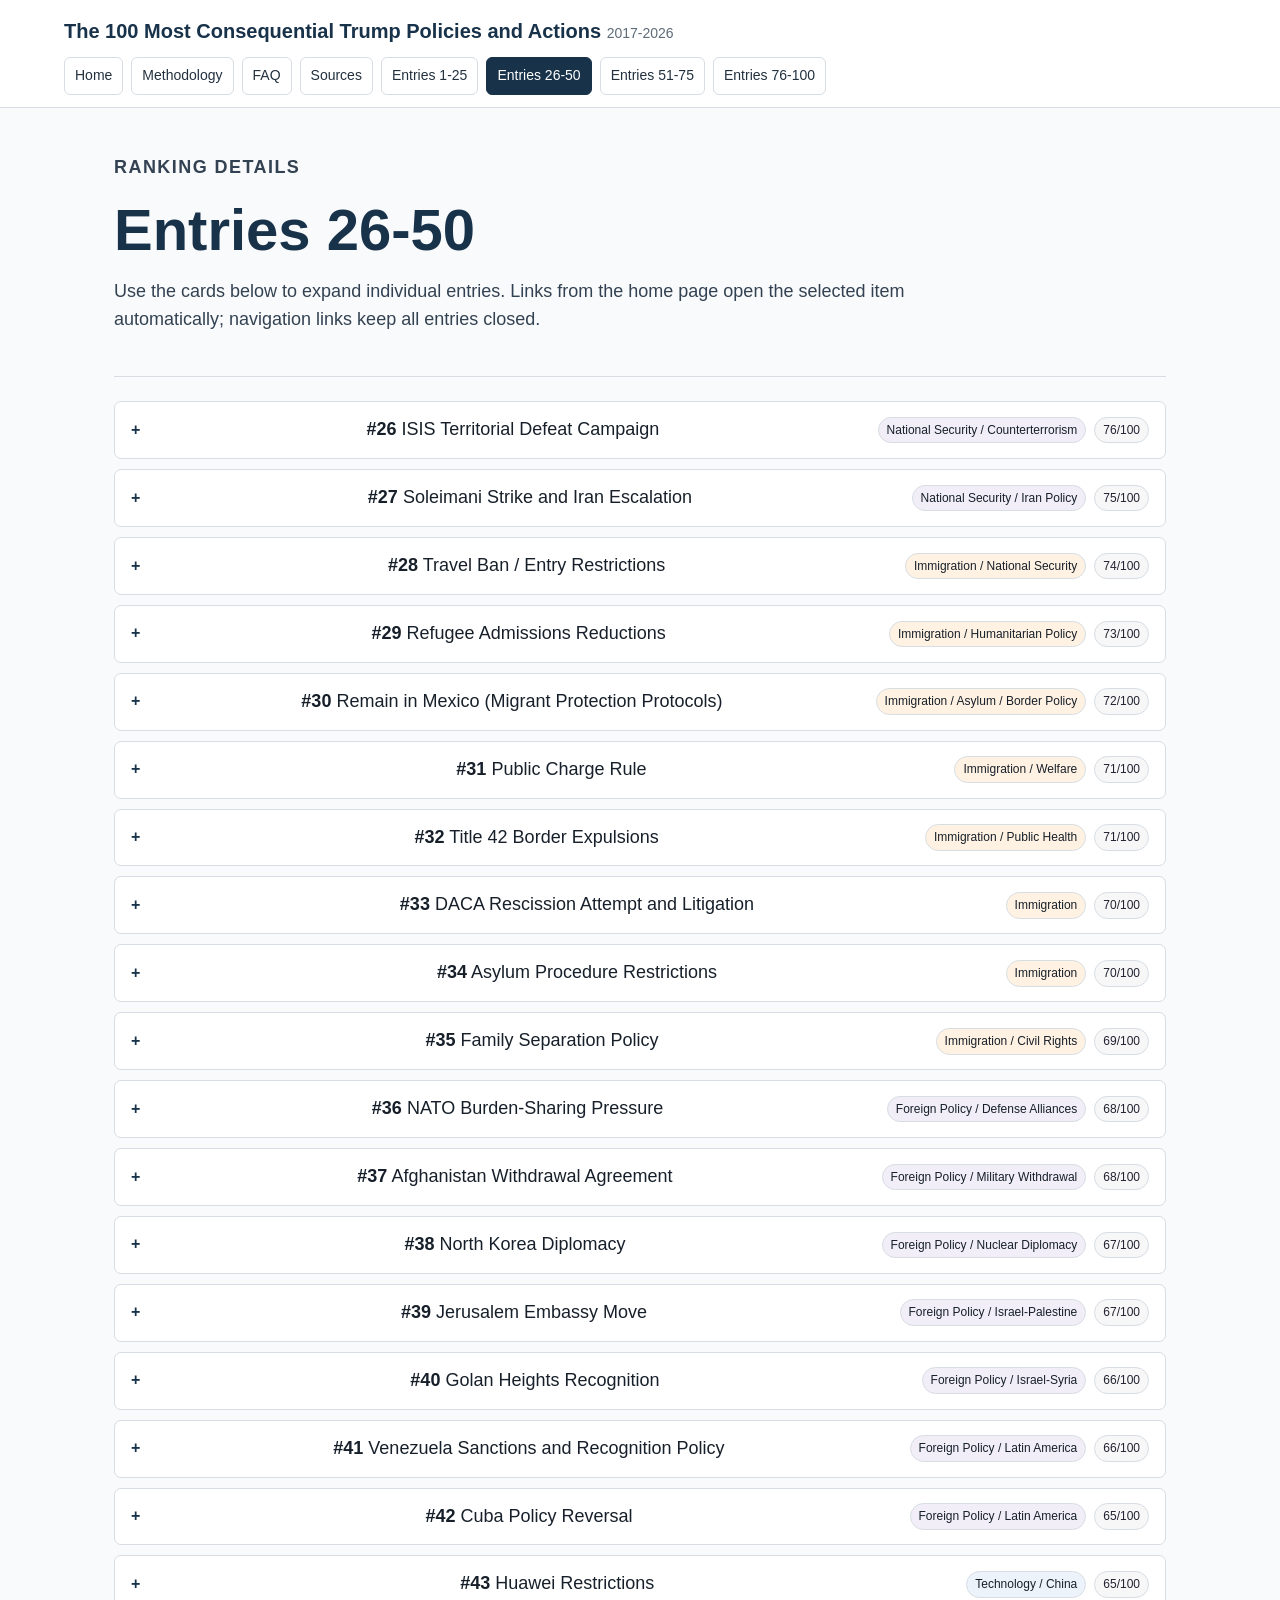
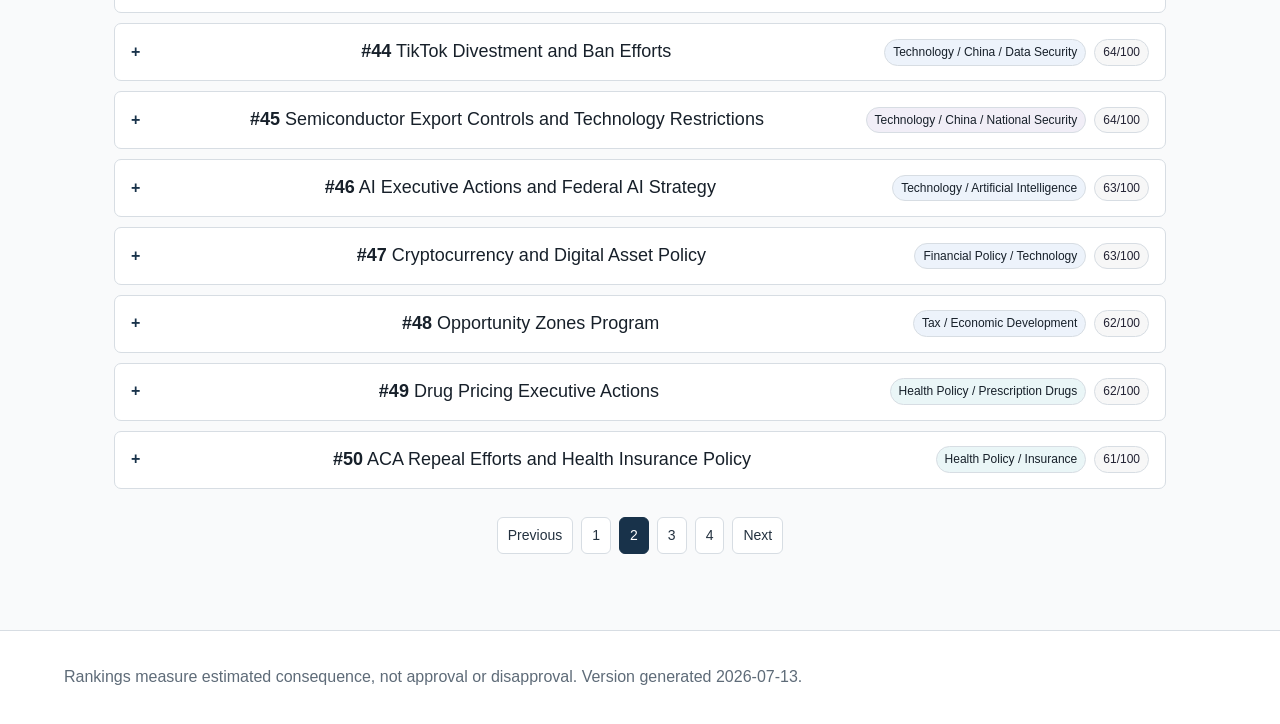
<file: entries-026-050.html>
<!doctype html>
<html lang="en">
<head>
  <!-- Google tag (gtag.js) -->
<script async src="https://www.googletagmanager.com/gtag/js?id=G-BQTNHB9WEV"></script>
<script>
  window.dataLayer = window.dataLayer || [];
  function gtag(){dataLayer.push(arguments);}
  gtag('js', new Date());

  gtag('config', 'G-BQTNHB9WEV');
</script>
  <meta charset="utf-8">
  <meta name="viewport" content="width=device-width, initial-scale=1">
  <title>Entries 26-50 | Trump Policies Ranked by Impact</title>
  <meta name="description" content="Detailed entries for entries 26-50 in the Trump impact ranking.">
  <link rel="stylesheet" href="assets/styles.css">
  
</head>
<body>
<header class="site-header">
  <a class="brand" href="index.html">The 100 Most Consequential Trump Policies and Actions <span>2017-2026</span></a>
  <nav class="site-nav" aria-label="Site navigation"><a href="index.html">Home</a>
<a href="methodology.html">Methodology</a>
<a href="faq.html">FAQ</a>
<a href="sources.html">Sources</a>
<a href="entries-001-025.html">Entries 1-25</a>
<a class="active" href="entries-026-050.html">Entries 26-50</a>
<a href="entries-051-075.html">Entries 51-75</a>
<a href="entries-076-100.html">Entries 76-100</a></nav>
</header>
<main>

<section class="page-title">
  <p class="eyebrow">Ranking details</p>
  <h1>Entries 26-50</h1>
  <p>Use the cards below to expand individual entries. Links from the home page open the selected item automatically; navigation links keep all entries closed.</p>
</section>
<section class="entries">

<article class="entry-card" data-rank="26" data-title="isis territorial defeat campaign" data-category="national security / counterterrorism">
  <details id="rank-026">
    <summary>
      <span class="rank-title"><strong>#26</strong> ISIS Territorial Defeat Campaign</span>
      <span class="entry-meta"><span class="badge cat-foreign">National Security / Counterterrorism</span><span class="impact-pill">76/100</span></span>
    </summary>
    <div class="entry-body">
      <div class="entry-summary">
        <div>
          <h3>Overview</h3>
          <h4>What Happened</h4><p>When Trump took office, ISIS had already lost substantial ground but still held territory, fighters, revenue sources, and propaganda value in Iraq and Syria. The administration continued Operation Inherent Resolve, delegated more tactical authority to commanders, relied heavily on Iraqi forces and the Syrian Democratic Forces, and supported those partners with U.S. airpower, intelligence, special operations, logistics, and coalition coordination. By March 2019, the last ISIS-held village of Baghuz had fallen, ending the territorial caliphate ISIS had proclaimed in 2014.</p><h4>Why It Happened</h4><p>The objective was to destroy ISIS as a governing entity, not merely contain it. Trump criticized the pace of prior operations and favored a more aggressive military tempo, while military planners continued a coalition strategy already underway. The administration also wanted to prevent ISIS from using territory to train recruits, collect taxes, produce propaganda, and direct or inspire attacks abroad.</p><h4>Immediate Effects</h4><p>The campaign liberated territory and populations that had lived under ISIS rule, removed the group from major urban strongholds, and reduced its ability to operate as a proto-state. It also created immediate stabilization problems: displaced civilians, destroyed cities, detention of ISIS fighters, governance vacuums, Kurdish-Turkish tensions, and reconstruction needs.</p><h4>Long-Term Consequences</h4><p>ISIS survived as an insurgent and terrorist network, and affiliates remained active elsewhere. Still, the loss of territorial rule was a major counterterrorism milestone. The campaign ranks below Top 25 domestic and institutional policies because fewer Americans were directly affected, but it remains one of the most significant national-security outcomes of the Trump era.</p>
        </div>
        <aside>
          <div class="metric">
            <strong>Impact Score</strong>
            <span>76/100</span>
            <span class="scorebar" aria-label="Impact score 76 out of 100"><span style="width:76%"></span></span>
          </div>
          <div class="mini-block"><strong>Population Affected</strong><p>Millions of civilians in Iraq and Syria, coalition forces, Iraqi and Kurdish partner forces, refugees, detainees, regional governments, and global counterterrorism agencies.</p></div>
          <div class="mini-block"><strong>Economic Magnitude</strong><p>Defense operations, reconstruction, humanitarian assistance, regional stabilization costs, and the loss of ISIS revenue from territory, taxation, oil, and extortion.</p></div>
        </aside>
      </div>
      <section class="analysis-grid">
        <div>
          <h3>Supportive Analysis</h3>
          <p>Supporters argue that the administration accelerated battlefield momentum by loosening operational constraints and giving commanders more flexibility. They credit the campaign with destroying the unique feature that made ISIS especially dangerous: territorial control.</p>
<p>Supporters also emphasize that the United States achieved the objective without a massive new ground war. Local partners bore much of the fighting burden while U.S. forces supplied airpower, intelligence, and coalition coordination.</p>
<p>A third supportive argument is deterrent and symbolic. Eliminating the caliphate reduced ISIS recruitment appeal, disrupted its revenue model, and demonstrated that an extremist organization attempting statehood could be dismantled militarily.</p>
          <h4>Sources</h4>
          <ul class="source-list">
<li><a href="https://www.inherentresolve.mil/" target="_blank" rel="noopener">Operation Inherent Resolve</a> <span>military_site</span></li>
<li><a href="https://www.centcom.mil/" target="_blank" rel="noopener">U.S. Central Command</a> <span>military_site</span></li>
<li><a href="https://www.defense.gov/News/" target="_blank" rel="noopener">Department of Defense - ISIS campaign news</a> <span>government_news</span></li>
<li><a href="https://www.understandingwar.org/" target="_blank" rel="noopener">Institute for the Study of War</a> <span>conflict_research</span></li>
</ul>
        </div>
        <div>
          <h3>Critical Analysis</h3>
          <p>Critics argue that the victory was the culmination of a campaign begun under Obama, so attributing it primarily to Trump oversimplifies years of coalition work. The strategy, partner relationships, and many operational gains predated 2017.</p>
<p>Critics also argue that territorial defeat did not solve the political conditions that enabled ISIS: sectarian governance, weak institutions, economic desperation, and regional proxy conflicts.</p>
<p>A third criticism concerns the aftermath. Stabilization, detainee management, Kurdish security, reconstruction, and U.S. troop posture remained unresolved, leaving space for ISIS remnants to persist.</p>
          <h4>Sources</h4>
          <ul class="source-list">
<li><a href="https://crsreports.congress.gov/search/#/?termsToSearch=Islamic%20State&amp;orderBy=Relevance" target="_blank" rel="noopener">Congressional Research Service - Islamic State and U.S. policy</a> <span>government_research</span></li>
<li><a href="https://www.crisisgroup.org/middle-east-north-africa" target="_blank" rel="noopener">International Crisis Group - Iraq/Syria</a> <span>conflict_research</span></li>
<li><a href="https://www.brookings.edu/topic/terrorism/" target="_blank" rel="noopener">Brookings - ISIS and counterterrorism</a> <span>research_portal</span></li>
<li><a href="https://www.cfr.org/backgrounder/islamic-state" target="_blank" rel="noopener">Council on Foreign Relations - Islamic State</a> <span>backgrounder</span></li>
</ul>
        </div>
      </section>
      <section class="why-rank">
        <h3>Why This Rank?</h3>
        <div class="why-grid">
          <div><h4>Overall</h4><p>The ISIS territorial defeat ranks just outside the Top 25 because it was a major military achievement with lasting regional consequences, but its direct domestic reach was smaller than the policies above it.</p><h4>Compared With Higher-Ranked Entries</h4><p>It ranks below Student Loan and Higher-Education Policy Changes because those affected millions of Americans directly and reshaped a major domestic policy system.</p><h4>Compared With Lower-Ranked Entries</h4><p>It ranks above the Soleimani Strike because ISIS territorial defeat represented a multi-year campaign outcome rather than a single high-risk strike.</p><h4>Dominant Scoring Factors</h4><p>International impact, duration, and historical significance drive the score; direct U.S. population and economic effects hold it below higher-ranked domestic items.</p></div>
          <table>
            <caption>Score Breakdown</caption>
            <tbody></tbody>
          </table>
        </div>
      </section>
    </div>
  </details>
</article>


<article class="entry-card" data-rank="27" data-title="soleimani strike and iran escalation" data-category="national security / iran policy">
  <details id="rank-027">
    <summary>
      <span class="rank-title"><strong>#27</strong> Soleimani Strike and Iran Escalation</span>
      <span class="entry-meta"><span class="badge cat-foreign">National Security / Iran Policy</span><span class="impact-pill">75/100</span></span>
    </summary>
    <div class="entry-body">
      <div class="entry-summary">
        <div>
          <h3>Overview</h3>
          <h4>What Happened</h4><p>On January 3, 2020, a U.S. drone strike near Baghdad International Airport killed Qassem Soleimani, commander of Iran&#x27;s Islamic Revolutionary Guard Corps-Quds Force, along with Iraqi militia leader Abu Mahdi al-Muhandis. Soleimani was central to Iran&#x27;s regional proxy network, including relationships with militias in Iraq, Syria, Lebanon, and Yemen. The strike followed attacks on U.S. personnel and facilities in Iraq and a confrontation at the U.S. Embassy compound in Baghdad.</p><h4>Why It Happened</h4><p>The administration said the strike was intended to stop imminent threats to Americans and restore deterrence against Iran and its proxies. Trump officials argued that Soleimani had orchestrated attacks for years and that prior restraint had encouraged escalation. Critics questioned the imminence claim and argued that killing a senior state military official on Iraqi soil risked war without congressional authorization.</p><h4>Immediate Effects</h4><p>Iran retaliated with ballistic missile strikes on U.S. forces at Al Asad Air Base and another facility in Iraq, causing traumatic brain injuries though no immediate U.S. deaths. The strike also led Iraq&#x27;s parliament to call for removal of U.S. troops, heightened regional alerts, and contributed to the accidental Iranian shootdown of Ukraine International Airlines Flight 752 amid crisis conditions.</p><h4>Long-Term Consequences</h4><p>The strike changed deterrence debates but did not settle U.S.-Iran conflict. Iran continued regional pressure, proxy activity, and nuclear escalation after the U.S. withdrawal from the JCPOA. The later 2025-2026 Iran escalation displaced this event as the more consequential Iran entry, but Soleimani remains a defining first-term national-security action.</p>
        </div>
        <aside>
          <div class="metric">
            <strong>Impact Score</strong>
            <span>75/100</span>
            <span class="scorebar" aria-label="Impact score 75 out of 100"><span style="width:75%"></span></span>
          </div>
          <div class="mini-block"><strong>Population Affected</strong><p>U.S. forces in Iraq and the region, Iranian and Iraqi officials, regional militias, Iraqi civilians, air travelers affected by crisis fallout, Congress, and allies monitoring escalation risk.</p></div>
          <div class="mini-block"><strong>Economic Magnitude</strong><p>Military costs, regional security costs, oil-market risk, diplomatic disruption, force-protection costs, and indirect economic consequences from escalation concerns.</p></div>
        </aside>
      </div>
      <section class="analysis-grid">
        <div>
          <h3>Supportive Analysis</h3>
          <p>Supporters argue that Soleimani was responsible for the deaths of Americans and regional destabilization, and that killing him restored deterrence. They contend that Iran&#x27;s Quds Force operated through deniable proxies and that a direct strike disrupted that model.</p>
<p>Supporters also argue that the limited Iranian response showed that decisive action could impose costs without triggering full-scale war. From this perspective, restraint after repeated militia attacks had become more dangerous than force.</p>
<p>A third supportive argument is moral and strategic: removing a uniquely capable commander weakened Iran&#x27;s regional network and signaled that U.S. personnel could not be attacked with impunity.</p>
          <h4>Sources</h4>
          <ul class="source-list">
<li><a href="https://www.defense.gov/News/Releases/" target="_blank" rel="noopener">Department of Defense - Statement on Soleimani strike</a> <span>government_release</span></li>
<li><a href="https://trumpwhitehouse.archives.gov/" target="_blank" rel="noopener">White House Archives - Iran statements</a> <span>archived_statement</span></li>
<li><a href="https://www.fdd.org/issue/iran/" target="_blank" rel="noopener">Foundation for Defense of Democracies - Iran analysis</a> <span>policy_research</span></li>
<li><a href="https://www.centcom.mil/" target="_blank" rel="noopener">U.S. Central Command</a> <span>military_site</span></li>
</ul>
        </div>
        <div>
          <h3>Critical Analysis</h3>
          <p>Critics argue that the strike risked a major war and relied on contested claims about imminent threats. They warned that killing a senior Iranian official crossed a threshold that could normalize assassination as policy.</p>
<p>Critics also emphasize Iraqi sovereignty. The strike occurred in Baghdad and killed an Iraqi militia leader, complicating the U.S. military presence and strengthening calls for withdrawal.</p>
<p>A third criticism is that deterrence gains were temporary. Iran continued nuclear and regional escalation, and the United States remained caught between pressure, retaliation, and diplomacy.</p>
          <h4>Sources</h4>
          <ul class="source-list">
<li><a href="https://crsreports.congress.gov/search/#/?termsToSearch=Soleimani&amp;orderBy=Relevance" target="_blank" rel="noopener">Congressional Research Service - Soleimani strike and war powers</a> <span>government_research</span></li>
<li><a href="https://www.crisisgroup.org/middle-east-north-africa/gulf-and-arabian-peninsula/iran" target="_blank" rel="noopener">International Crisis Group - Iran</a> <span>conflict_research</span></li>
<li><a href="https://www.brookings.edu/topic/iran/" target="_blank" rel="noopener">Brookings - Iran policy analysis</a> <span>research_portal</span></li>
<li><a href="https://www.armscontrol.org/factsheets/iran-nuclear-program" target="_blank" rel="noopener">Arms Control Association - Iran nuclear program</a> <span>arms_control_research</span></li>
</ul>
        </div>
      </section>
      <section class="why-rank">
        <h3>Why This Rank?</h3>
        <div class="why-grid">
          <div><h4>Overall</h4><p>The Soleimani strike ranks high because it was a dramatic use of force against a senior state military figure and nearly triggered broader conflict.</p><h4>Compared With Higher-Ranked Entries</h4><p>It ranks below ISIS Territorial Defeat because ISIS defeat was a sustained campaign outcome affecting territory, governance, and millions of people.</p><h4>Compared With Lower-Ranked Entries</h4><p>It ranks above Travel Ban / Entry Restrictions because it had greater war-risk and international-security consequences, though the travel ban affected more individual visa applicants directly.</p><h4>Dominant Scoring Factors</h4><p>International impact and historical significance dominate, while limited duration and uncertain strategic payoff hold it below broader policy shifts.</p></div>
          <table>
            <caption>Score Breakdown</caption>
            <tbody></tbody>
          </table>
        </div>
      </section>
    </div>
  </details>
</article>


<article class="entry-card" data-rank="28" data-title="travel ban / entry restrictions" data-category="immigration / national security">
  <details id="rank-028">
    <summary>
      <span class="rank-title"><strong>#28</strong> Travel Ban / Entry Restrictions</span>
      <span class="entry-meta"><span class="badge cat-immigration">Immigration / National Security</span><span class="impact-pill">74/100</span></span>
    </summary>
    <div class="entry-body">
      <div class="entry-summary">
        <div>
          <h3>Overview</h3>
          <h4>What Happened</h4><p>In January 2017, Trump issued an executive order temporarily restricting entry from several Muslim-majority countries and suspending refugee admissions. The rollout caused airport detentions, protests, confusion among agencies, and immediate litigation. Courts blocked early versions, and the administration revised the policy. In 2018, the Supreme Court upheld a later version in Trump v. Hawaii, allowing restrictions on nationals from several countries based on a national-security review process.</p><h4>Why It Happened</h4><p>The administration argued that the restrictions were necessary to improve vetting for countries with weak information-sharing, terrorism concerns, or unstable governments. Trump had campaigned on restricting entry from regions associated with terrorism, and the policy reflected his broader view that immigration and national security should be linked more aggressively.</p><h4>Immediate Effects</h4><p>The policy affected visa applicants, refugees, families, students, workers, universities, hospitals, employers, and U.S. citizens with relatives abroad. The first rollout caused immediate disruption at airports and consulates. Later versions were more legally structured but still separated families and complicated travel, study, and employment for affected nationals.</p><h4>Long-Term Consequences</h4><p>The travel ban&#x27;s long-term importance lies in law and symbolism. The Supreme Court decision gave presidents substantial deference in immigration and national-security entry restrictions, even amid claims of discriminatory intent. Biden later revoked the ban, but the precedent and political model remain relevant for future presidents.</p>
        </div>
        <aside>
          <div class="metric">
            <strong>Impact Score</strong>
            <span>74/100</span>
            <span class="scorebar" aria-label="Impact score 74 out of 100"><span style="width:74%"></span></span>
          </div>
          <div class="mini-block"><strong>Population Affected</strong><p>Visa applicants, refugees, families, students, workers, universities, hospitals, employers, U.S. citizens with relatives abroad, consular officers, and nationals of designated countries.</p></div>
          <div class="mini-block"><strong>Economic Magnitude</strong><p>Economic effects included lost travel, tuition, labor mobility, medical staffing, business disruption, litigation, and administrative costs, though the policy was smaller in fiscal scale than tax or trade measures.</p></div>
        </aside>
      </div>
      <section class="analysis-grid">
        <div>
          <h3>Supportive Analysis</h3>
          <p>Supporters argue that the president has broad authority to restrict entry when national-security vetting is uncertain. They contend that countries unable or unwilling to share reliable identity and security information present risks that immigration officials should not ignore.</p>
<p>Supporters also say the final version was not a religion-based ban but a country-specific security policy that included non-Muslim-majority countries and allowed waivers. The Supreme Court&#x27;s decision is cited as validation that the policy fit within statutory presidential authority.</p>
<p>A third supportive argument is precautionary: entry screening must prevent rare but catastrophic failures, and temporary restrictions can create leverage for better information-sharing.</p>
          <h4>Sources</h4>
          <ul class="source-list">
<li><a href="https://www.supremecourt.gov/opinions/17pdf/17-965_h315.pdf" target="_blank" rel="noopener">Supreme Court - Trump v. Hawaii</a> <span>court_opinion</span></li>
<li><a href="https://www.federalregister.gov/documents/2017/02/01/2017-02281/protecting-the-nation-from-foreign-terrorist-entry-into-the-united-states" target="_blank" rel="noopener">Federal Register - Protecting the Nation from Foreign Terrorist Entry</a> <span>executive_order</span></li>
<li><a href="https://www.dhs.gov/" target="_blank" rel="noopener">Department of Homeland Security</a> <span>agency_site</span></li>
<li><a href="https://cis.org/" target="_blank" rel="noopener">Center for Immigration Studies - Travel ban analysis</a> <span>policy_research</span></li>
</ul>
        </div>
        <div>
          <h3>Critical Analysis</h3>
          <p>Critics argue that the policy was rooted in anti-Muslim campaign rhetoric and stigmatized entire nationalities and religious communities. They contend that the legal revisions sanitized, but did not erase, discriminatory intent.</p>
<p>Critics also emphasize human consequences: families separated, students and workers stranded, refugees delayed, medical professionals blocked, and U.S. citizens unable to reunite with relatives.</p>
<p>A third criticism is that nationality-based restrictions are crude security tools. Individualized vetting, intelligence sharing, and targeted watchlists may be more effective than broad country bans.</p>
          <h4>Sources</h4>
          <ul class="source-list">
<li><a href="https://www.aclu.org/issues/immigrants-rights/muslim-ban" target="_blank" rel="noopener">ACLU - Muslim ban litigation</a> <span>litigation</span></li>
<li><a href="https://www.brennancenter.org/" target="_blank" rel="noopener">Brennan Center - Travel ban analysis</a> <span>legal_research</span></li>
<li><a href="https://www.migrationpolicy.org/" target="_blank" rel="noopener">Migration Policy Institute - Travel ban impacts</a> <span>research</span></li>
<li><a href="https://refugeerights.org/" target="_blank" rel="noopener">International Refugee Assistance Project</a> <span>advocacy_research</span></li>
</ul>
        </div>
      </section>
      <section class="why-rank">
        <h3>Why This Rank?</h3>
        <div class="why-grid">
          <div><h4>Overall</h4><p>The travel ban ranks high because it combined direct human consequences with a major Supreme Court precedent and lasting symbolic importance.</p><h4>Compared With Higher-Ranked Entries</h4><p>It ranks below the Soleimani Strike because the strike carried immediate war-risk consequences and regional military implications.</p><h4>Compared With Lower-Ranked Entries</h4><p>It ranks above Refugee Admissions Reductions because it created a broader constitutional and national-security precedent affecting multiple visa categories, not only refugee ceilings.</p><h4>Dominant Scoring Factors</h4><p>Institutional permanence, historical significance, and people affected drive the score; economic magnitude is more limited.</p></div>
          <table>
            <caption>Score Breakdown</caption>
            <tbody></tbody>
          </table>
        </div>
      </section>
    </div>
  </details>
</article>


<article class="entry-card" data-rank="29" data-title="refugee admissions reductions" data-category="immigration / humanitarian policy">
  <details id="rank-029">
    <summary>
      <span class="rank-title"><strong>#29</strong> Refugee Admissions Reductions</span>
      <span class="entry-meta"><span class="badge cat-immigration">Immigration / Humanitarian Policy</span><span class="impact-pill">73/100</span></span>
    </summary>
    <div class="entry-body">
      <div class="entry-summary">
        <div>
          <h3>Overview</h3>
          <h4>What Happened</h4><p>The Trump administration reduced the annual refugee admissions ceiling to historically low levels, including a ceiling of 18,000 for fiscal year 2020 and 15,000 for fiscal year 2021. It also paused admissions early in 2017, increased vetting, narrowed priorities, and created uncertainty for resettlement agencies whose funding and staffing depend on arrivals. The policy reversed decades in which the United States had often been the world&#x27;s largest refugee resettlement country.</p><h4>Why It Happened</h4><p>The administration argued that refugee admissions required stricter security screening, that local communities deserved more say, and that humanitarian resources should focus more on helping displaced people closer to home. The policy also fit Trump&#x27;s broader effort to reduce immigration flows and link admissions to national security.</p><h4>Immediate Effects</h4><p>The immediate effects were dramatic for refugees already in the pipeline and for domestic resettlement infrastructure. Families waited longer, some cases expired or were delayed, local agencies closed offices or reduced staff, and communities that had built resettlement capacity lost arrivals. Religious groups, veterans&#x27; groups, and humanitarian organizations objected strongly.</p><h4>Long-Term Consequences</h4><p>The long-term consequence was institutional damage to the resettlement system. Refugee admissions can be raised again, but rebuilding overseas processing, local affiliates, interpreters, caseworkers, and trust takes time. The reduction also changed global perceptions of U.S. humanitarian leadership.</p>
        </div>
        <aside>
          <div class="metric">
            <strong>Impact Score</strong>
            <span>73/100</span>
            <span class="scorebar" aria-label="Impact score 73 out of 100"><span style="width:73%"></span></span>
          </div>
          <div class="mini-block"><strong>Population Affected</strong><p>Refugees, family members, U.S. resettlement agencies, local communities, religious charities, employers, schools, interpreters, foreign-policy partners, and displaced populations seeking durable resettlement.</p></div>
          <div class="mini-block"><strong>Economic Magnitude</strong><p>The fiscal scale is modest compared with major federal programs, but the policy affected resettlement funding, local services, labor contributions, humanitarian commitments, and the infrastructure of refugee agencies.</p></div>
        </aside>
      </div>
      <section class="analysis-grid">
        <div>
          <h3>Supportive Analysis</h3>
          <p>Supporters argue that lower admissions allowed more careful vetting and reduced pressure on communities and agencies. They contend that refugee resettlement should be aligned with national security and local capacity.</p>
<p>Supporters also argue that helping refugees closer to conflict regions can assist more people per dollar than U.S. resettlement. From this perspective, resettlement should be reserved for the most urgent cases.</p>
<p>A third supportive argument is democratic accountability: localities and states should have a voice in whether and how resettlement occurs because schools, housing, health care, and social services are local concerns.</p>
          <h4>Sources</h4>
          <ul class="source-list">
<li><a href="https://www.state.gov/refugee-admissions/" target="_blank" rel="noopener">State Department - Refugee Admissions</a> <span>agency_site</span></li>
<li><a href="https://www.federalregister.gov/" target="_blank" rel="noopener">Federal Register - Presidential determination on refugee admissions</a> <span>official_register</span></li>
<li><a href="https://www.uscis.gov/humanitarian/refugees-and-asylum/refugees" target="_blank" rel="noopener">DHS - Refugee processing</a> <span>agency_guidance</span></li>
<li><a href="https://cis.org/Refugees" target="_blank" rel="noopener">Center for Immigration Studies - Refugee resettlement</a> <span>policy_research</span></li>
</ul>
        </div>
        <div>
          <h3>Critical Analysis</h3>
          <p>Critics argue that the reductions abandoned a core U.S. humanitarian commitment and harmed people who had already undergone extensive screening. Refugees are among the most vetted entrants to the United States.</p>
<p>Critics also emphasize damage to resettlement infrastructure. When arrivals collapse, agencies lose staff and offices, making future rebuilding slow even if policy changes.</p>
<p>A third criticism is strategic: refugee resettlement can support allies, protect interpreters and vulnerable partners, and demonstrate soft power. Reductions weakened that signal.</p>
          <h4>Sources</h4>
          <ul class="source-list">
<li><a href="https://www.migrationpolicy.org/programs/refugee-resettlement" target="_blank" rel="noopener">Migration Policy Institute - Refugee admissions analysis</a> <span>research</span></li>
<li><a href="https://www.rescue.org/topic/refugees-america" target="_blank" rel="noopener">International Rescue Committee - U.S. refugee admissions</a> <span>advocacy_research</span></li>
<li><a href="https://hias.org/" target="_blank" rel="noopener">HIAS - Refugee resettlement</a> <span>advocacy_research</span></li>
<li><a href="https://www.cato.org/research/immigration" target="_blank" rel="noopener">Cato Institute - Refugees and immigration</a> <span>policy_research</span></li>
</ul>
        </div>
      </section>
      <section class="why-rank">
        <h3>Why This Rank?</h3>
        <div class="why-grid">
          <div><h4>Overall</h4><p>Refugee reductions rank high because they changed a long-standing humanitarian system and affected U.S. global identity, but the direct numbers were smaller than broader immigration enforcement policies.</p><h4>Compared With Higher-Ranked Entries</h4><p>They rank below the Travel Ban because the travel ban produced a major Supreme Court precedent and affected more entry categories.</p><h4>Compared With Lower-Ranked Entries</h4><p>They rank above Remain in Mexico because refugee reductions changed a nationwide and global resettlement infrastructure, while MPP focused on asylum processing at the southern border.</p><h4>Dominant Scoring Factors</h4><p>Historical significance, duration, and institutional effects drive the score; economic magnitude is comparatively limited.</p></div>
          <table>
            <caption>Score Breakdown</caption>
            <tbody></tbody>
          </table>
        </div>
      </section>
    </div>
  </details>
</article>


<article class="entry-card" data-rank="30" data-title="remain in mexico (migrant protection protocols)" data-category="immigration / asylum / border policy">
  <details id="rank-030">
    <summary>
      <span class="rank-title"><strong>#30</strong> Remain in Mexico (Migrant Protection Protocols)</span>
      <span class="entry-meta"><span class="badge cat-immigration">Immigration / Asylum / Border Policy</span><span class="impact-pill">72/100</span></span>
    </summary>
    <div class="entry-body">
      <div class="entry-summary">
        <div>
          <h3>Overview</h3>
          <h4>What Happened</h4><p>The Migrant Protection Protocols, widely known as Remain in Mexico, began in 2019. Under the policy, certain non-Mexican asylum seekers arriving at the southern border were returned to Mexico to wait for U.S. immigration court hearings instead of being released into the United States. The policy required coordination with Mexico, new hearing logistics, border transportation, tent courts, and procedures for fear screenings. It became one of the most visible Trump asylum policies.</p><h4>Why It Happened</h4><p>The administration argued that many asylum seekers were using weak processing rules to enter the United States and remain for years while cases moved slowly through backlogged courts. By requiring applicants to wait in Mexico, officials sought to reduce incentives for irregular migration, discourage weak claims, and relieve pressure on detention facilities and Border Patrol.</p><h4>Immediate Effects</h4><p>The immediate effects were sharp. Tens of thousands of asylum seekers were returned to Mexican border cities, often living in camps, shelters, or precarious housing while trying to attend U.S. hearings. Border crossings and asylum patterns shifted, but legal access became harder because many applicants had difficulty finding U.S. lawyers, gathering evidence, or safely appearing at hearings.</p><h4>Long-Term Consequences</h4><p>The long-term consequences include a lasting fight over whether asylum seekers should be allowed into the United States while claims are adjudicated. Biden ended the policy, courts and states contested termination, and later Trump-era planning revived similar concepts. MPP became a template for externalizing asylum obligations and negotiating border enforcement with neighboring countries.</p>
        </div>
        <aside>
          <div class="metric">
            <strong>Impact Score</strong>
            <span>72/100</span>
            <span class="scorebar" aria-label="Impact score 72 out of 100"><span style="width:72%"></span></span>
          </div>
          <div class="mini-block"><strong>Population Affected</strong><p>Asylum seekers, migrants, families, border communities, Mexican cities, U.S. immigration judges, lawyers, shelters, DHS personnel, and U.S.-Mexico diplomatic actors.</p></div>
          <div class="mini-block"><strong>Economic Magnitude</strong><p>The economic scale includes border operations, courts, shelters, enforcement, legal services, municipal costs, and labor-market effects, though the main impact was humanitarian and institutional rather than fiscal.</p></div>
        </aside>
      </div>
      <section class="analysis-grid">
        <div>
          <h3>Supportive Analysis</h3>
          <p>Supporters argue that MPP reduced incentives for migrants to make weak asylum claims as a way to enter and remain in the United States. They contend that the policy restored consequences to a system overwhelmed by backlogs.</p>
<p>Supporters also argue that it reduced pressure on detention space and Border Patrol facilities. If applicants waited outside the United States, federal agencies faced fewer releases and less overcrowding.</p>
<p>A third supportive argument is diplomatic: MPP forced regional cooperation and made Mexico a more active partner in managing migration flows.</p>
          <h4>Sources</h4>
          <ul class="source-list">
<li><a href="https://www.dhs.gov/migrant-protection-protocols" target="_blank" rel="noopener">DHS - Migrant Protection Protocols</a> <span>agency_guidance</span></li>
<li><a href="https://www.federalregister.gov/" target="_blank" rel="noopener">Federal Register - MPP-related notices</a> <span>official_register</span></li>
<li><a href="https://www.supremecourt.gov/opinions/21pdf/21-954_7l48.pdf" target="_blank" rel="noopener">Supreme Court - Biden v. Texas</a> <span>court_opinion</span></li>
<li><a href="https://cis.org/" target="_blank" rel="noopener">Center for Immigration Studies - MPP analysis</a> <span>policy_research</span></li>
</ul>
        </div>
        <div>
          <h3>Critical Analysis</h3>
          <p>Critics argue that MPP exposed asylum seekers to kidnapping, assault, extortion, homelessness, and dangerous border-city conditions. Human-rights groups documented serious harms among people returned to Mexico.</p>
<p>Critics also argue that the policy undermined due process. Many asylum seekers lacked lawyers, missed hearings because of danger or confusion, and struggled to collect evidence from outside the United States.</p>
<p>A third criticism is legal and moral: asylum law is intended to protect people fleeing persecution, and forcing them to wait in unsafe conditions can make protection practically unreachable.</p>
          <h4>Sources</h4>
          <ul class="source-list">
<li><a href="https://humanrightsfirst.org/library/?_topics=remain-in-mexico" target="_blank" rel="noopener">Human Rights First - Remain in Mexico reports</a> <span>advocacy_research</span></li>
<li><a href="https://www.americanimmigrationcouncil.org/research/migrant-protection-protocols" target="_blank" rel="noopener">American Immigration Council - MPP</a> <span>policy_research</span></li>
<li><a href="https://www.migrationpolicy.org/topics/asylum" target="_blank" rel="noopener">Migration Policy Institute - Asylum and border policy</a> <span>research</span></li>
<li><a href="https://www.aclu.org/issues/immigrants-rights" target="_blank" rel="noopener">ACLU - Asylum and border litigation</a> <span>litigation</span></li>
</ul>
        </div>
      </section>
      <section class="why-rank">
        <h3>Why This Rank?</h3>
        <div class="why-grid">
          <div><h4>Overall</h4><p>Remain in Mexico ranks high because it changed asylum processing in a concrete and visible way, affecting tens of thousands directly and shaping later border policy.</p><h4>Compared With Higher-Ranked Entries</h4><p>It ranks below Refugee Admissions Reductions because refugee reductions changed a global resettlement system and U.S. humanitarian posture more broadly.</p><h4>Compared With Lower-Ranked Entries</h4><p>It ranks above Public Charge Rule because MPP had more immediate border and humanitarian consequences, while public charge operated through benefit-use and admissibility rules.</p><h4>Dominant Scoring Factors</h4><p>People affected, institutional significance, and historical salience drive the score; economic magnitude is moderate.</p></div>
          <table>
            <caption>Score Breakdown</caption>
            <tbody></tbody>
          </table>
        </div>
      </section>
    </div>
  </details>
</article>


<article class="entry-card" data-rank="31" data-title="public charge rule" data-category="immigration / welfare">
  <details id="rank-031">
    <summary>
      <span class="rank-title"><strong>#31</strong> Public Charge Rule</span>
      <span class="entry-meta"><span class="badge cat-immigration">Immigration / Welfare</span><span class="impact-pill">71/100</span></span>
    </summary>
    <div class="entry-body">
      <div class="entry-summary">
        <div>
          <h3>Overview</h3>
          <h4>What Happened</h4><p>The Trump administration expanded public-charge standards through a 2019 DHS rule that treated use of certain noncash benefits, income, health, age, education, and English proficiency as relevant to admissibility and adjustment of status. The rule did not apply to every immigrant category, but its practical effects extended beyond formal coverage because many families feared that using Medicaid, SNAP, or housing support could harm immigration prospects.</p><h4>Why It Happened</h4><p>The administration argued that immigrants seeking permanent residence should be self-sufficient and not likely to depend on public benefits. Supporters viewed the rule as a restoration of an older principle in immigration law and a protection for taxpayers. Critics argued that the policy created a chilling effect, causing eligible families, including U.S.-citizen children in immigrant households, to avoid health and nutrition programs.</p><h4>Immediate Effects</h4><p>The immediate effects included litigation, confusion among applicants, changes in legal counseling, and reported drops or hesitancy in benefit participation among immigrant families. The Biden administration later reversed the Trump approach, but the episode remains important because it showed how administrative immigration rules can shape behavior even before final adjudication.</p><h4>Long-Term Consequences</h4><p>The long-term consequence is a recurring fight over whether immigration policy should evaluate economic self-sufficiency narrowly or broadly. The rule ranks below Remain in Mexico because it was less visible at the border, but above Title 42 because its chilling effect reached deep into settled immigrant communities.</p>
        </div>
        <aside>
          <div class="metric">
            <strong>Impact Score</strong>
            <span>71/100</span>
            <span class="scorebar" aria-label="Impact score 71 out of 100"><span style="width:71%"></span></span>
          </div>
          <div class="mini-block"><strong>Population Affected</strong><p>Immigrant families, green-card applicants, U.S.-citizen children in mixed-status families, hospitals, public-benefit agencies, schools, legal-service providers, and state governments.</p></div>
          <div class="mini-block"><strong>Economic Magnitude</strong><p>Economic effects included benefit participation, uncompensated care risk, administrative compliance, legal services, and household decisions around health care, nutrition, and housing assistance.</p></div>
        </aside>
      </div>
      <section class="analysis-grid">
        <div>
          <h3>Supportive Analysis</h3>
          <p>Supporters argue that Public Charge Rule addressed a real policy failure rather than a merely symbolic concern. They emphasize enforceability, administrative clarity, and the need for the federal government to set workable rules in immigration / welfare.</p>
<p>A second supportive argument focuses on incentives. Supporters contend that clear consequences or clearer eligibility rules can reduce abuse, improve resource allocation, and make the system more predictable for officials and the public.</p>
<p>Supporters also argue that critics often understate operational pressures faced by agencies. From this view, the policy was an attempt to restore order to systems that had become overloaded, legally uncertain, or politically unsustainable.</p>
          <h4>Sources</h4>
          <ul class="source-list">
<li><a href="https://www.federalregister.gov/documents/2019/08/14/2019-17142/inadmissibility-on-public-charge-grounds" target="_blank" rel="noopener">Federal Register - Public Charge rule</a> <span>regulation</span></li>
<li><a href="https://www.uscis.gov/public-charge" target="_blank" rel="noopener">USCIS - Public Charge resources</a> <span>agency_guidance</span></li>
<li><a href="https://cis.org/" target="_blank" rel="noopener">Center for Immigration Studies - Public charge</a> <span>policy_research</span></li>
<li><a href="https://www.heritage.org/immigration" target="_blank" rel="noopener">Heritage Foundation - Immigration and welfare</a> <span>policy_research</span></li>
</ul>
        </div>
        <div>
          <h3>Critical Analysis</h3>
          <p>Critics argue that Public Charge Rule imposed serious human, legal, administrative, or institutional costs that supporters minimized. They contend that the policy&#x27;s practical effects were harsher than its formal description suggested.</p>
<p>A second criticism concerns implementation. Even if the stated goal was legitimate, critics argue that rushed rollout, weak safeguards, litigation, or poor interagency coordination caused avoidable harm.</p>
<p>Critics also argue that durable policy should be measured not only by enforcement outcomes but by legality, proportionality, transparency, and treatment of vulnerable people.</p>
          <h4>Sources</h4>
          <ul class="source-list">
<li><a href="https://www.kff.org/racial-equity-and-health-policy/issue-brief/estimated-impacts-of-final-public-charge-inadmissibility-rule-on-immigrants-and-medicaid-coverage/" target="_blank" rel="noopener">KFF - Public charge and health coverage</a> <span>health_policy_research</span></li>
<li><a href="https://www.migrationpolicy.org/" target="_blank" rel="noopener">Migration Policy Institute - Public charge</a> <span>research</span></li>
<li><a href="https://www.urban.org/" target="_blank" rel="noopener">Urban Institute - Public charge chilling effects</a> <span>research</span></li>
<li><a href="https://www.nilc.org/issues/economic-support/pubcharge/" target="_blank" rel="noopener">National Immigration Law Center - Public charge</a> <span>advocacy_research</span></li>
</ul>
        </div>
      </section>
      <section class="why-rank">
        <h3>Why This Rank?</h3>
        <div class="why-grid">
          <div><h4>Overall</h4><p>Public Charge Rule ranks here because it had concrete consequences in immigration / welfare but was narrower or less durable than the higher-ranked entries.</p><h4>Compared With Higher-Ranked Entries</h4><p>It ranks below the preceding entry because that policy had broader reach, greater institutional force, or larger geopolitical consequences.</p><h4>Compared With Lower-Ranked Entries</h4><p>It ranks above the following entry because this action had more direct operational effects, stronger symbolic weight, or greater legal significance.</p><h4>Dominant Scoring Factors</h4><p>The dominant factors are people affected, institutional significance, duration, and historical salience; economic magnitude varies by policy.</p></div>
          <table>
            <caption>Score Breakdown</caption>
            <tbody></tbody>
          </table>
        </div>
      </section>
    </div>
  </details>
</article>


<article class="entry-card" data-rank="32" data-title="title 42 border expulsions" data-category="immigration / public health">
  <details id="rank-032">
    <summary>
      <span class="rank-title"><strong>#32</strong> Title 42 Border Expulsions</span>
      <span class="entry-meta"><span class="badge cat-immigration">Immigration / Public Health</span><span class="impact-pill">71/100</span></span>
    </summary>
    <div class="entry-body">
      <div class="entry-summary">
        <div>
          <h3>Overview</h3>
          <h4>What Happened</h4><p>In March 2020, CDC issued an order under Title 42 allowing rapid expulsion of many migrants at land borders on public-health grounds. The policy operated outside ordinary immigration removal procedures and sharply limited access to asylum screening. It continued into the Biden administration before ending in 2023, making it one of the most consequential pandemic-era border policies.</p><h4>Why It Happened</h4><p>The administration argued that congregate border facilities and cross-border migration created unacceptable public-health risks during the early pandemic. Supporters said rapid expulsions protected Border Patrol agents, migrants, and communities while hospitals and agencies were under severe strain. Critics argued that the policy used health authority as a substitute for immigration authority and violated refugee-protection norms.</p><h4>Immediate Effects</h4><p>The immediate effects included hundreds of thousands of rapid expulsions, repeated crossing attempts by some migrants, reduced access to asylum hearings, and increased pressure on Mexican border communities. Families, single adults, and unaccompanied minors were affected differently as court rulings and agency choices shifted implementation.</p><h4>Long-Term Consequences</h4><p>The long-term consequence is a precedent for using emergency health law to control migration. It ranks below the public charge rule because Title 42 was formally temporary, but above DACA rescission because its operational effect at the border was massive.</p>
        </div>
        <aside>
          <div class="metric">
            <strong>Impact Score</strong>
            <span>71/100</span>
            <span class="scorebar" aria-label="Impact score 71 out of 100"><span style="width:71%"></span></span>
          </div>
          <div class="mini-block"><strong>Population Affected</strong><p>Migrants, asylum seekers, Border Patrol agents, Mexican border cities, shelters, public-health officials, immigration courts, families, and U.S. communities involved in border processing.</p></div>
          <div class="mini-block"><strong>Economic Magnitude</strong><p>Costs included border operations, shelter pressure, public-health administration, repeated crossings, litigation, and humanitarian services.</p></div>
        </aside>
      </div>
      <section class="analysis-grid">
        <div>
          <h3>Supportive Analysis</h3>
          <p>Supporters argue that Title 42 Border Expulsions addressed a real policy failure rather than a merely symbolic concern. They emphasize enforceability, administrative clarity, and the need for the federal government to set workable rules in immigration / public health.</p>
<p>A second supportive argument focuses on incentives. Supporters contend that clear consequences or clearer eligibility rules can reduce abuse, improve resource allocation, and make the system more predictable for officials and the public.</p>
<p>Supporters also argue that critics often understate operational pressures faced by agencies. From this view, the policy was an attempt to restore order to systems that had become overloaded, legally uncertain, or politically unsustainable.</p>
          <h4>Sources</h4>
          <ul class="source-list">
<li><a href="https://www.cdc.gov/" target="_blank" rel="noopener">CDC - Title 42 order archive</a> <span>agency_order</span></li>
<li><a href="https://www.dhs.gov/" target="_blank" rel="noopener">DHS - Southwest border enforcement</a> <span>agency_site</span></li>
<li><a href="https://www.federalregister.gov/" target="_blank" rel="noopener">Federal Register - CDC border health orders</a> <span>official_register</span></li>
<li><a href="https://cis.org/" target="_blank" rel="noopener">Center for Immigration Studies - Title 42</a> <span>policy_research</span></li>
</ul>
        </div>
        <div>
          <h3>Critical Analysis</h3>
          <p>Critics argue that Title 42 Border Expulsions imposed serious human, legal, administrative, or institutional costs that supporters minimized. They contend that the policy&#x27;s practical effects were harsher than its formal description suggested.</p>
<p>A second criticism concerns implementation. Even if the stated goal was legitimate, critics argue that rushed rollout, weak safeguards, litigation, or poor interagency coordination caused avoidable harm.</p>
<p>Critics also argue that durable policy should be measured not only by enforcement outcomes but by legality, proportionality, transparency, and treatment of vulnerable people.</p>
          <h4>Sources</h4>
          <ul class="source-list">
<li><a href="https://humanrightsfirst.org/" target="_blank" rel="noopener">Human Rights First - Title 42</a> <span>advocacy_research</span></li>
<li><a href="https://www.americanimmigrationcouncil.org/" target="_blank" rel="noopener">American Immigration Council - Title 42</a> <span>policy_research</span></li>
<li><a href="https://www.migrationpolicy.org/" target="_blank" rel="noopener">Migration Policy Institute - Title 42</a> <span>research</span></li>
<li><a href="https://www.kff.org/" target="_blank" rel="noopener">KFF - Immigration and COVID policy</a> <span>health_policy_research</span></li>
</ul>
        </div>
      </section>
      <section class="why-rank">
        <h3>Why This Rank?</h3>
        <div class="why-grid">
          <div><h4>Overall</h4><p>Title 42 Border Expulsions ranks here because it had concrete consequences in immigration / public health but was narrower or less durable than the higher-ranked entries.</p><h4>Compared With Higher-Ranked Entries</h4><p>It ranks below the preceding entry because that policy had broader reach, greater institutional force, or larger geopolitical consequences.</p><h4>Compared With Lower-Ranked Entries</h4><p>It ranks above the following entry because this action had more direct operational effects, stronger symbolic weight, or greater legal significance.</p><h4>Dominant Scoring Factors</h4><p>The dominant factors are people affected, institutional significance, duration, and historical salience; economic magnitude varies by policy.</p></div>
          <table>
            <caption>Score Breakdown</caption>
            <tbody></tbody>
          </table>
        </div>
      </section>
    </div>
  </details>
</article>


<article class="entry-card" data-rank="33" data-title="daca rescission attempt and litigation" data-category="immigration">
  <details id="rank-033">
    <summary>
      <span class="rank-title"><strong>#33</strong> DACA Rescission Attempt and Litigation</span>
      <span class="entry-meta"><span class="badge cat-immigration">Immigration</span><span class="impact-pill">70/100</span></span>
    </summary>
    <div class="entry-body">
      <div class="entry-summary">
        <div>
          <h3>Overview</h3>
          <h4>What Happened</h4><p>In 2017, the Trump administration announced the rescission of Deferred Action for Childhood Arrivals, the Obama-era program protecting certain undocumented immigrants brought to the United States as children from removal and allowing work authorization. The rescission triggered nationwide litigation and a 2020 Supreme Court decision holding that the administration&#x27;s action was arbitrary and capricious under the Administrative Procedure Act.</p><h4>Why It Happened</h4><p>The administration argued that DACA was legally defective because it had been created by executive action rather than Congress. Supporters said ending it would restore constitutional boundaries and force Congress to legislate. Critics argued that the rescission threatened people raised in the United States, many of whom were students, workers, parents, service members, or essential employees.</p><h4>Immediate Effects</h4><p>The immediate effects were legal uncertainty and partial program freezes. Existing recipients could renew under court orders, but new applicants faced shifting rules. Employers, universities, families, and recipients had to plan around the possibility that work authorization and protection from removal could disappear.</p><h4>Long-Term Consequences</h4><p>The long-term consequence is unresolved status. DACA survived the Trump rescission attempt but remains legally vulnerable without congressional legislation. It ranks below Title 42 because Title 42 affected active border operations on a larger scale, but above asylum procedure changes because DACA involved a clearly defined population deeply integrated into U.S. society.</p>
        </div>
        <aside>
          <div class="metric">
            <strong>Impact Score</strong>
            <span>70/100</span>
            <span class="scorebar" aria-label="Impact score 70 out of 100"><span style="width:70%"></span></span>
          </div>
          <div class="mini-block"><strong>Population Affected</strong><p>DACA recipients, families, employers, colleges, military-connected recipients, state governments, immigration agencies, and communities where Dreamers live and work.</p></div>
          <div class="mini-block"><strong>Economic Magnitude</strong><p>Economic effects include labor-force participation, tax contributions, tuition, business planning, legal costs, and potential disruption if work authorization ended.</p></div>
        </aside>
      </div>
      <section class="analysis-grid">
        <div>
          <h3>Supportive Analysis</h3>
          <p>Supporters argue that DACA Rescission Attempt and Litigation addressed a real policy failure rather than a merely symbolic concern. They emphasize enforceability, administrative clarity, and the need for the federal government to set workable rules in immigration.</p>
<p>A second supportive argument focuses on incentives. Supporters contend that clear consequences or clearer eligibility rules can reduce abuse, improve resource allocation, and make the system more predictable for officials and the public.</p>
<p>Supporters also argue that critics often understate operational pressures faced by agencies. From this view, the policy was an attempt to restore order to systems that had become overloaded, legally uncertain, or politically unsustainable.</p>
          <h4>Sources</h4>
          <ul class="source-list">
<li><a href="https://www.dhs.gov/deferred-action-childhood-arrivals-daca" target="_blank" rel="noopener">DHS - DACA</a> <span>agency_guidance</span></li>
<li><a href="https://www.supremecourt.gov/opinions/19pdf/18-587_5ifl.pdf" target="_blank" rel="noopener">Supreme Court - DHS v. Regents</a> <span>court_opinion</span></li>
<li><a href="https://www.federalregister.gov/" target="_blank" rel="noopener">Federal Register</a> <span>official_register</span></li>
<li><a href="https://www.heritage.org/immigration" target="_blank" rel="noopener">Heritage Foundation - DACA analysis</a> <span>policy_research</span></li>
</ul>
        </div>
        <div>
          <h3>Critical Analysis</h3>
          <p>Critics argue that DACA Rescission Attempt and Litigation imposed serious human, legal, administrative, or institutional costs that supporters minimized. They contend that the policy&#x27;s practical effects were harsher than its formal description suggested.</p>
<p>A second criticism concerns implementation. Even if the stated goal was legitimate, critics argue that rushed rollout, weak safeguards, litigation, or poor interagency coordination caused avoidable harm.</p>
<p>Critics also argue that durable policy should be measured not only by enforcement outcomes but by legality, proportionality, transparency, and treatment of vulnerable people.</p>
          <h4>Sources</h4>
          <ul class="source-list">
<li><a href="https://www.nilc.org/issues/daca/" target="_blank" rel="noopener">National Immigration Law Center - DACA</a> <span>advocacy_research</span></li>
<li><a href="https://www.migrationpolicy.org/topics/dream-act-daca" target="_blank" rel="noopener">Migration Policy Institute - DACA</a> <span>research</span></li>
<li><a href="https://www.americanimmigrationcouncil.org/research/dream-act-daca-and-other-policies-designed-protect-dreamers" target="_blank" rel="noopener">American Immigration Council - DACA</a> <span>policy_research</span></li>
<li><a href="https://www.cato.org/research/immigration" target="_blank" rel="noopener">Cato Institute - Dreamers and immigration</a> <span>policy_research</span></li>
</ul>
        </div>
      </section>
      <section class="why-rank">
        <h3>Why This Rank?</h3>
        <div class="why-grid">
          <div><h4>Overall</h4><p>DACA Rescission Attempt and Litigation ranks here because it had concrete consequences in immigration but was narrower or less durable than the higher-ranked entries.</p><h4>Compared With Higher-Ranked Entries</h4><p>It ranks below the preceding entry because that policy had broader reach, greater institutional force, or larger geopolitical consequences.</p><h4>Compared With Lower-Ranked Entries</h4><p>It ranks above the following entry because this action had more direct operational effects, stronger symbolic weight, or greater legal significance.</p><h4>Dominant Scoring Factors</h4><p>The dominant factors are people affected, institutional significance, duration, and historical salience; economic magnitude varies by policy.</p></div>
          <table>
            <caption>Score Breakdown</caption>
            <tbody></tbody>
          </table>
        </div>
      </section>
    </div>
  </details>
</article>


<article class="entry-card" data-rank="34" data-title="asylum procedure restrictions" data-category="immigration">
  <details id="rank-034">
    <summary>
      <span class="rank-title"><strong>#34</strong> Asylum Procedure Restrictions</span>
      <span class="entry-meta"><span class="badge cat-immigration">Immigration</span><span class="impact-pill">70/100</span></span>
    </summary>
    <div class="entry-body">
      <div class="entry-summary">
        <div>
          <h3>Overview</h3>
          <h4>What Happened</h4><p>The Trump administration issued multiple asylum-related rules and policies beyond Remain in Mexico and Title 42. These included restrictions on asylum eligibility for people crossing between ports of entry, third-country transit bars, narrower interpretations of protected grounds, faster credible-fear screening, limits on work permits, and procedural changes affecting immigration courts. Many were blocked, narrowed, or reversed, but together they represented a systematic effort to tighten asylum.</p><h4>Why It Happened</h4><p>The administration argued that the asylum system was being overwhelmed by weak or fraudulent claims and that long backlogs encouraged irregular migration. Supporters said stricter rules would preserve asylum for people with stronger claims while discouraging use of asylum as a general migration pathway. Critics argued that the changes undermined statutory and treaty-based protections for people fleeing persecution.</p><h4>Immediate Effects</h4><p>The immediate effects included confusion at the border, litigation, changing screening standards, reduced access to counsel, and uncertainty for applicants. Different policies applied at different times depending on courts and agency guidance, making the asylum system more difficult for applicants and lawyers to navigate.</p><h4>Long-Term Consequences</h4><p>The long-term consequence is a more contested asylum baseline. Even after reversals, later administrations inherited a debate over whether asylum should be narrowed administratively or expanded with more capacity. This ranks below DACA because the affected population was more fluid and many rules were blocked, but above family separation because the procedural system-wide effect was broader.</p>
        </div>
        <aside>
          <div class="metric">
            <strong>Impact Score</strong>
            <span>70/100</span>
            <span class="scorebar" aria-label="Impact score 70 out of 100"><span style="width:70%"></span></span>
          </div>
          <div class="mini-block"><strong>Population Affected</strong><p>Asylum seekers, immigration judges, asylum officers, lawyers, border agents, shelters, families, and countries whose nationals seek protection in the United States.</p></div>
          <div class="mini-block"><strong>Economic Magnitude</strong><p>Costs include adjudication, detention, legal services, border processing, humanitarian aid, and economic consequences for applicants waiting or unable to work.</p></div>
        </aside>
      </div>
      <section class="analysis-grid">
        <div>
          <h3>Supportive Analysis</h3>
          <p>Supporters argue that Asylum Procedure Restrictions addressed a real policy failure rather than a merely symbolic concern. They emphasize enforceability, administrative clarity, and the need for the federal government to set workable rules in immigration.</p>
<p>A second supportive argument focuses on incentives. Supporters contend that clear consequences or clearer eligibility rules can reduce abuse, improve resource allocation, and make the system more predictable for officials and the public.</p>
<p>Supporters also argue that critics often understate operational pressures faced by agencies. From this view, the policy was an attempt to restore order to systems that had become overloaded, legally uncertain, or politically unsustainable.</p>
          <h4>Sources</h4>
          <ul class="source-list">
<li><a href="https://www.uscis.gov/humanitarian/refugees-and-asylum/asylum" target="_blank" rel="noopener">USCIS - Asylum</a> <span>agency_guidance</span></li>
<li><a href="https://www.justice.gov/eoir" target="_blank" rel="noopener">Executive Office for Immigration Review</a> <span>agency_site</span></li>
<li><a href="https://www.federalregister.gov/" target="_blank" rel="noopener">Federal Register - Asylum rules</a> <span>official_register</span></li>
<li><a href="https://cis.org/Asylum" target="_blank" rel="noopener">Center for Immigration Studies - Asylum</a> <span>policy_research</span></li>
</ul>
        </div>
        <div>
          <h3>Critical Analysis</h3>
          <p>Critics argue that Asylum Procedure Restrictions imposed serious human, legal, administrative, or institutional costs that supporters minimized. They contend that the policy&#x27;s practical effects were harsher than its formal description suggested.</p>
<p>A second criticism concerns implementation. Even if the stated goal was legitimate, critics argue that rushed rollout, weak safeguards, litigation, or poor interagency coordination caused avoidable harm.</p>
<p>Critics also argue that durable policy should be measured not only by enforcement outcomes but by legality, proportionality, transparency, and treatment of vulnerable people.</p>
          <h4>Sources</h4>
          <ul class="source-list">
<li><a href="https://www.americanimmigrationcouncil.org/research/asylum-united-states" target="_blank" rel="noopener">American Immigration Council - Asylum in the United States</a> <span>policy_research</span></li>
<li><a href="https://www.hrw.org/united-states/immigration" target="_blank" rel="noopener">Human Rights Watch - U.S. asylum</a> <span>advocacy_research</span></li>
<li><a href="https://www.migrationpolicy.org/topics/asylum" target="_blank" rel="noopener">Migration Policy Institute - Asylum</a> <span>research</span></li>
<li><a href="https://trac.syr.edu/immigration/" target="_blank" rel="noopener">TRAC Immigration - Asylum data</a> <span>data_research</span></li>
</ul>
        </div>
      </section>
      <section class="why-rank">
        <h3>Why This Rank?</h3>
        <div class="why-grid">
          <div><h4>Overall</h4><p>Asylum Procedure Restrictions ranks here because it had concrete consequences in immigration but was narrower or less durable than the higher-ranked entries.</p><h4>Compared With Higher-Ranked Entries</h4><p>It ranks below the preceding entry because that policy had broader reach, greater institutional force, or larger geopolitical consequences.</p><h4>Compared With Lower-Ranked Entries</h4><p>It ranks above the following entry because this action had more direct operational effects, stronger symbolic weight, or greater legal significance.</p><h4>Dominant Scoring Factors</h4><p>The dominant factors are people affected, institutional significance, duration, and historical salience; economic magnitude varies by policy.</p></div>
          <table>
            <caption>Score Breakdown</caption>
            <tbody></tbody>
          </table>
        </div>
      </section>
    </div>
  </details>
</article>


<article class="entry-card" data-rank="35" data-title="family separation policy" data-category="immigration / civil rights">
  <details id="rank-035">
    <summary>
      <span class="rank-title"><strong>#35</strong> Family Separation Policy</span>
      <span class="entry-meta"><span class="badge cat-immigration">Immigration / Civil Rights</span><span class="impact-pill">69/100</span></span>
    </summary>
    <div class="entry-body">
      <div class="entry-summary">
        <div>
          <h3>Overview</h3>
          <h4>What Happened</h4><p>In 2018, the Trump administration&#x27;s zero-tolerance policy led to criminal prosecution of many adults crossing the border unlawfully. Because children could not be held in criminal custody with parents, families were separated. The policy had roots in earlier pilot practices, but its 2018 expansion created a national crisis when children were held apart from parents and government tracking systems proved inadequate.</p><h4>Why It Happened</h4><p>The administration argued that enforcing immigration law required consequences for unlawful entry and that adults crossing with children should not receive immunity from prosecution. Supporters said strong deterrence was needed to reduce dangerous journeys and cartel exploitation. Critics argued that deliberately separating children was cruel, disproportionate, poorly managed, and inconsistent with basic humanitarian values.</p><h4>Immediate Effects</h4><p>The immediate effects included detention of children, emergency litigation, a presidential executive order ending the broad practice, and a federal court order requiring reunification. Reunification proved difficult because records were incomplete and some parents had already been deported.</p><h4>Long-Term Consequences</h4><p>The long-term consequence is moral and legal. Family separation became one of the most infamous immigration actions of the Trump era and shaped later oversight, settlement talks, and public trust. It ranks below broader asylum restrictions because it affected fewer people, but its severity and symbolic force keep it high.</p>
        </div>
        <aside>
          <div class="metric">
            <strong>Impact Score</strong>
            <span>69/100</span>
            <span class="scorebar" aria-label="Impact score 69 out of 100"><span style="width:69%"></span></span>
          </div>
          <div class="mini-block"><strong>Population Affected</strong><p>Separated children and parents, extended families, border agents, HHS shelters, lawyers, courts, advocacy groups, and communities receiving affected families.</p></div>
          <div class="mini-block"><strong>Economic Magnitude</strong><p>Costs included detention, shelter care, legal proceedings, reunification efforts, medical and mental-health effects, settlements, and oversight investigations.</p></div>
        </aside>
      </div>
      <section class="analysis-grid">
        <div>
          <h3>Supportive Analysis</h3>
          <p>Supporters argue that Family Separation Policy addressed a real policy failure rather than a merely symbolic concern. They emphasize enforceability, administrative clarity, and the need for the federal government to set workable rules in immigration / civil rights.</p>
<p>A second supportive argument focuses on incentives. Supporters contend that clear consequences or clearer eligibility rules can reduce abuse, improve resource allocation, and make the system more predictable for officials and the public.</p>
<p>Supporters also argue that critics often understate operational pressures faced by agencies. From this view, the policy was an attempt to restore order to systems that had become overloaded, legally uncertain, or politically unsustainable.</p>
          <h4>Sources</h4>
          <ul class="source-list">
<li><a href="https://www.justice.gov/opa/pr/attorney-general-announces-zero-tolerance-policy-criminal-illegal-entry" target="_blank" rel="noopener">DOJ - Zero tolerance policy announcement</a> <span>government_release</span></li>
<li><a href="https://www.dhs.gov/" target="_blank" rel="noopener">DHS - Border security</a> <span>agency_site</span></li>
<li><a href="https://www.federalregister.gov/documents/2018/06/25/2018-13696/affording-congress-an-opportunity-to-address-family-separation" target="_blank" rel="noopener">Federal Register - Executive Order 13841</a> <span>executive_order</span></li>
<li><a href="https://cis.org/" target="_blank" rel="noopener">Center for Immigration Studies - Family separation analysis</a> <span>policy_research</span></li>
</ul>
        </div>
        <div>
          <h3>Critical Analysis</h3>
          <p>Critics argue that Family Separation Policy imposed serious human, legal, administrative, or institutional costs that supporters minimized. They contend that the policy&#x27;s practical effects were harsher than its formal description suggested.</p>
<p>A second criticism concerns implementation. Even if the stated goal was legitimate, critics argue that rushed rollout, weak safeguards, litigation, or poor interagency coordination caused avoidable harm.</p>
<p>Critics also argue that durable policy should be measured not only by enforcement outcomes but by legality, proportionality, transparency, and treatment of vulnerable people.</p>
          <h4>Sources</h4>
          <ul class="source-list">
<li><a href="https://www.oig.dhs.gov/" target="_blank" rel="noopener">DHS Office of Inspector General - Family separation reports</a> <span>government_oversight</span></li>
<li><a href="https://www.aclu.org/issues/immigrants-rights/immigrants-rights-and-detention/family-separation" target="_blank" rel="noopener">ACLU - Family separation litigation</a> <span>litigation</span></li>
<li><a href="https://phr.org/our-work/resources/family-separation/" target="_blank" rel="noopener">Physicians for Human Rights - Family separation</a> <span>advocacy_research</span></li>
<li><a href="https://www.gao.gov/" target="_blank" rel="noopener">Government Accountability Office - Family separation</a> <span>government_oversight</span></li>
</ul>
        </div>
      </section>
      <section class="why-rank">
        <h3>Why This Rank?</h3>
        <div class="why-grid">
          <div><h4>Overall</h4><p>Family Separation Policy ranks here because it had concrete consequences in immigration / civil rights but was narrower or less durable than the higher-ranked entries.</p><h4>Compared With Higher-Ranked Entries</h4><p>It ranks below the preceding entry because that policy had broader reach, greater institutional force, or larger geopolitical consequences.</p><h4>Compared With Lower-Ranked Entries</h4><p>It ranks above the following entry because this action had more direct operational effects, stronger symbolic weight, or greater legal significance.</p><h4>Dominant Scoring Factors</h4><p>The dominant factors are people affected, institutional significance, duration, and historical salience; economic magnitude varies by policy.</p></div>
          <table>
            <caption>Score Breakdown</caption>
            <tbody></tbody>
          </table>
        </div>
      </section>
    </div>
  </details>
</article>


<article class="entry-card" data-rank="36" data-title="nato burden-sharing pressure" data-category="foreign policy / defense alliances">
  <details id="rank-036">
    <summary>
      <span class="rank-title"><strong>#36</strong> NATO Burden-Sharing Pressure</span>
      <span class="entry-meta"><span class="badge cat-foreign">Foreign Policy / Defense Alliances</span><span class="impact-pill">68/100</span></span>
    </summary>
    <div class="entry-body">
      <div class="entry-summary">
        <div>
          <h3>Overview</h3>
          <h4>What Happened</h4><p>Trump repeatedly criticized NATO allies for spending too little on defense and pressed members to move toward or beyond the alliance goal of spending 2 percent of GDP on defense. He raised the issue in summits, speeches, and bilateral meetings, sometimes questioning whether the United States should defend allies that did not contribute enough.</p><h4>Why It Happened</h4><p>The administration argued that the United States had carried a disproportionate share of alliance costs for decades. Supporters viewed pressure as overdue burden sharing, while critics worried that public threats weakened deterrence and encouraged adversaries to doubt allied unity.</p><h4>Immediate Effects</h4><p>The immediate effects included higher political salience for defense spending, allied anxiety, and renewed budget commitments by several NATO members. European governments had to treat defense spending not only as a military issue but as a relationship-management issue with Washington.</p><h4>Long-Term Consequences</h4><p>The long-term consequence is a NATO alliance more focused on spending metrics but also more aware that U.S. commitments can be politically contested. The policy ranks below immigration and Iran entries because it was mainly pressure rather than formal withdrawal, but it affected the world&#x27;s most important military alliance.</p>
        </div>
        <aside>
          <div class="metric">
            <strong>Impact Score</strong>
            <span>68/100</span>
            <span class="scorebar" aria-label="Impact score 68 out of 100"><span style="width:68%"></span></span>
          </div>
          <div class="mini-block"><strong>Population Affected</strong><p>NATO governments, U.S. forces in Europe, European taxpayers, defense industries, Russia policy planners, and allied publics.</p></div>
          <div class="mini-block"><strong>Economic Magnitude</strong><p>Defense budgets, procurement, basing, readiness, and allied military investments measured in hundreds of billions across NATO.</p></div>
        </aside>
      </div>
      <section class="analysis-grid">
        <div>
          <h3>Supportive Analysis</h3>
          <p>Supporters argue that NATO Burden-Sharing Pressure addressed a concrete strategic or policy problem rather than simply changing rhetoric. They point to national interest, administrative flexibility, or market incentives as the mechanism for impact.</p>
<p>They also argue that earlier policy had become outdated for current conditions. In this view, the Trump action forced institutions, allies, firms, or agencies to confront realities that prior approaches had deferred.</p>
<p>A third supportive claim is that the policy created leverage. Even when implementation was incomplete, supporters say the shift changed negotiations, investment decisions, compliance behavior, or public expectations.</p>
          <h4>Sources</h4>
          <ul class="source-list">
<li><a href="https://www.state.gov/policy-issues/" target="_blank" rel="noopener">U.S. Department of State - Policy issues</a> <span>Official U.S. foreign-policy source.</span></li>
<li><a href="https://crsreports.congress.gov/" target="_blank" rel="noopener">Congressional Research Service - Foreign affairs reports</a> <span>Congressional research source for foreign-policy background.</span></li>
<li><a href="https://www.cfr.org/" target="_blank" rel="noopener">Council on Foreign Relations</a> <span>research</span></li>
<li><a href="https://www.brookings.edu/topic/international-affairs/" target="_blank" rel="noopener">Brookings foreign policy</a> <span>research</span></li>
</ul>
        </div>
        <div>
          <h3>Critical Analysis</h3>
          <p>Critics argue that NATO Burden-Sharing Pressure imposed costs or risks that the administration understated. They focus on legal uncertainty, weakened safeguards, affected communities, allied concerns, or unintended market consequences.</p>
<p>They also argue that sudden policy shifts can create instability. Even when the goal is legitimate, rapid reversal can make agencies, firms, families, or allies less able to plan.</p>
<p>A third criticism is that durable reform requires more than executive pressure. Without legislation, careful implementation, or broad legitimacy, later administrations and courts can reverse the policy.</p>
          <h4>Sources</h4>
          <ul class="source-list">
<li><a href="https://www.state.gov/policy-issues/" target="_blank" rel="noopener">U.S. Department of State - Policy issues</a> <span>Official U.S. foreign-policy source.</span></li>
<li><a href="https://crsreports.congress.gov/" target="_blank" rel="noopener">Congressional Research Service - Foreign affairs reports</a> <span>Congressional research source for foreign-policy background.</span></li>
<li><a href="https://www.cfr.org/" target="_blank" rel="noopener">Council on Foreign Relations</a> <span>research</span></li>
<li><a href="https://www.brookings.edu/topic/international-affairs/" target="_blank" rel="noopener">Brookings foreign policy</a> <span>research</span></li>
</ul>
        </div>
      </section>
      <section class="why-rank">
        <h3>Why This Rank?</h3>
        <div class="why-grid">
          <div><h4>Overall</h4><p>NATO Burden-Sharing Pressure ranks in this range because it was consequential and specific, but narrower or less durable than the Top 25 actions.</p><h4>Compared With Higher-Ranked Entries</h4><p>It ranks below the preceding entries because those had broader direct populations, larger economic scale, or more immediate security consequences.</p><h4>Compared With Lower-Ranked Entries</h4><p>It ranks above later entries because this action had clearer national significance, institutional effect, or policy salience.</p><h4>Dominant Scoring Factors</h4><p>The dominant factors are historical significance, institutional effects, duration, and affected population; international or economic magnitude varies by item.</p></div>
          <table>
            <caption>Score Breakdown</caption>
            <tbody></tbody>
          </table>
        </div>
      </section>
    </div>
  </details>
</article>


<article class="entry-card" data-rank="37" data-title="afghanistan withdrawal agreement" data-category="foreign policy / military withdrawal">
  <details id="rank-037">
    <summary>
      <span class="rank-title"><strong>#37</strong> Afghanistan Withdrawal Agreement</span>
      <span class="entry-meta"><span class="badge cat-foreign">Foreign Policy / Military Withdrawal</span><span class="impact-pill">68/100</span></span>
    </summary>
    <div class="entry-body">
      <div class="entry-summary">
        <div>
          <h3>Overview</h3>
          <h4>What Happened</h4><p>The Trump administration negotiated directly with the Taliban and signed the Doha Agreement in February 2020. The Afghan government was not a primary party to the agreement. The deal committed the United States to withdraw forces on a timeline if the Taliban met counterterrorism and negotiation commitments.</p><h4>Why It Happened</h4><p>The administration pursued the agreement because Trump wanted to end what he called endless wars and reduce the U.S. military footprint. Supporters argued that the war had become unwinnable at acceptable cost; critics argued that the deal gave the Taliban legitimacy and leverage.</p><h4>Immediate Effects</h4><p>The immediate effects included a withdrawal timeline, Taliban diplomatic elevation, prisoner-release pressure, reduced U.S. operations, and uncertainty for the Afghan government. Violence did not end, and intra-Afghan talks struggled.</p><h4>Long-Term Consequences</h4><p>The long-term consequence was profound because the agreement shaped the conditions under which the later U.S. withdrawal and Taliban takeover occurred. It ranks below NATO pressure because Afghanistan affected fewer allies globally, but above North Korea diplomacy because its consequences were more concrete.</p>
        </div>
        <aside>
          <div class="metric">
            <strong>Impact Score</strong>
            <span>68/100</span>
            <span class="scorebar" aria-label="Impact score 68 out of 100"><span style="width:68%"></span></span>
          </div>
          <div class="mini-block"><strong>Population Affected</strong><p>U.S. service members, Afghan civilians, Afghan government forces, Taliban leaders, NATO partners, veterans, refugees, women and girls in Afghanistan, and counterterrorism officials.</p></div>
          <div class="mini-block"><strong>Economic Magnitude</strong><p>Military spending, withdrawal logistics, aid, refugee costs, equipment losses, and long-term counterterrorism costs.</p></div>
        </aside>
      </div>
      <section class="analysis-grid">
        <div>
          <h3>Supportive Analysis</h3>
          <p>Supporters argue that Afghanistan Withdrawal Agreement addressed a concrete strategic or policy problem rather than simply changing rhetoric. They point to national interest, administrative flexibility, or market incentives as the mechanism for impact.</p>
<p>They also argue that earlier policy had become outdated for current conditions. In this view, the Trump action forced institutions, allies, firms, or agencies to confront realities that prior approaches had deferred.</p>
<p>A third supportive claim is that the policy created leverage. Even when implementation was incomplete, supporters say the shift changed negotiations, investment decisions, compliance behavior, or public expectations.</p>
          <h4>Sources</h4>
          <ul class="source-list">
<li><a href="https://www.state.gov/policy-issues/" target="_blank" rel="noopener">U.S. Department of State - Policy issues</a> <span>Official U.S. foreign-policy source.</span></li>
<li><a href="https://crsreports.congress.gov/" target="_blank" rel="noopener">Congressional Research Service - Foreign affairs reports</a> <span>Congressional research source for foreign-policy background.</span></li>
<li><a href="https://www.cfr.org/" target="_blank" rel="noopener">Council on Foreign Relations</a> <span>research</span></li>
<li><a href="https://www.brookings.edu/topic/international-affairs/" target="_blank" rel="noopener">Brookings foreign policy</a> <span>research</span></li>
</ul>
        </div>
        <div>
          <h3>Critical Analysis</h3>
          <p>Critics argue that Afghanistan Withdrawal Agreement imposed costs or risks that the administration understated. They focus on legal uncertainty, weakened safeguards, affected communities, allied concerns, or unintended market consequences.</p>
<p>They also argue that sudden policy shifts can create instability. Even when the goal is legitimate, rapid reversal can make agencies, firms, families, or allies less able to plan.</p>
<p>A third criticism is that durable reform requires more than executive pressure. Without legislation, careful implementation, or broad legitimacy, later administrations and courts can reverse the policy.</p>
          <h4>Sources</h4>
          <ul class="source-list">
<li><a href="https://www.state.gov/policy-issues/" target="_blank" rel="noopener">U.S. Department of State - Policy issues</a> <span>Official U.S. foreign-policy source.</span></li>
<li><a href="https://crsreports.congress.gov/" target="_blank" rel="noopener">Congressional Research Service - Foreign affairs reports</a> <span>Congressional research source for foreign-policy background.</span></li>
<li><a href="https://www.cfr.org/" target="_blank" rel="noopener">Council on Foreign Relations</a> <span>research</span></li>
<li><a href="https://www.brookings.edu/topic/international-affairs/" target="_blank" rel="noopener">Brookings foreign policy</a> <span>research</span></li>
</ul>
        </div>
      </section>
      <section class="why-rank">
        <h3>Why This Rank?</h3>
        <div class="why-grid">
          <div><h4>Overall</h4><p>Afghanistan Withdrawal Agreement ranks in this range because it was consequential and specific, but narrower or less durable than the Top 25 actions.</p><h4>Compared With Higher-Ranked Entries</h4><p>It ranks below the preceding entries because those had broader direct populations, larger economic scale, or more immediate security consequences.</p><h4>Compared With Lower-Ranked Entries</h4><p>It ranks above later entries because this action had clearer national significance, institutional effect, or policy salience.</p><h4>Dominant Scoring Factors</h4><p>The dominant factors are historical significance, institutional effects, duration, and affected population; international or economic magnitude varies by item.</p></div>
          <table>
            <caption>Score Breakdown</caption>
            <tbody></tbody>
          </table>
        </div>
      </section>
    </div>
  </details>
</article>


<article class="entry-card" data-rank="38" data-title="north korea diplomacy" data-category="foreign policy / nuclear diplomacy">
  <details id="rank-038">
    <summary>
      <span class="rank-title"><strong>#38</strong> North Korea Diplomacy</span>
      <span class="entry-meta"><span class="badge cat-foreign">Foreign Policy / Nuclear Diplomacy</span><span class="impact-pill">67/100</span></span>
    </summary>
    <div class="entry-body">
      <div class="entry-summary">
        <div>
          <h3>Overview</h3>
          <h4>What Happened</h4><p>After a period of threats and missile tests in 2017, Trump shifted to summit diplomacy with Kim Jong Un in Singapore, Hanoi, and the Korean Demilitarized Zone. The meetings produced statements and temporary diplomatic momentum but no enforceable disarmament agreement.</p><h4>Why It Happened</h4><p>The administration pursued leader-to-leader diplomacy because prior lower-level negotiations had failed and war risk seemed high. Supporters saw direct engagement as bold and tension-reducing; critics saw it as legitimizing Kim without extracting concrete concessions.</p><h4>Immediate Effects</h4><p>The immediate effects included a pause or reduction in some testing, recovery of some U.S. remains, diplomatic symbolism, and reduced public war anxiety. The Hanoi summit collapse exposed the gap between U.S. denuclearization demands and North Korean sanctions-relief demands.</p><h4>Long-Term Consequences</h4><p>The long-term consequence is ambiguous. The diplomacy lowered temperature for a time but North Korea retained and advanced its nuclear and missile capabilities. It ranks below Afghanistan because it produced fewer concrete policy outcomes, but above Jerusalem because it involved nuclear risk.</p>
        </div>
        <aside>
          <div class="metric">
            <strong>Impact Score</strong>
            <span>67/100</span>
            <span class="scorebar" aria-label="Impact score 67 out of 100"><span style="width:67%"></span></span>
          </div>
          <div class="mini-block"><strong>Population Affected</strong><p>U.S. and South Korean populations, Japanese security planners, North Korean citizens, U.S. troops in Korea, diplomats, and regional security institutions.</p></div>
          <div class="mini-block"><strong>Economic Magnitude</strong><p>Military readiness, sanctions, regional defense spending, missile defense, and economic effects of sanctions and instability.</p></div>
        </aside>
      </div>
      <section class="analysis-grid">
        <div>
          <h3>Supportive Analysis</h3>
          <p>Supporters argue that North Korea Diplomacy addressed a concrete strategic or policy problem rather than simply changing rhetoric. They point to national interest, administrative flexibility, or market incentives as the mechanism for impact.</p>
<p>They also argue that earlier policy had become outdated for current conditions. In this view, the Trump action forced institutions, allies, firms, or agencies to confront realities that prior approaches had deferred.</p>
<p>A third supportive claim is that the policy created leverage. Even when implementation was incomplete, supporters say the shift changed negotiations, investment decisions, compliance behavior, or public expectations.</p>
          <h4>Sources</h4>
          <ul class="source-list">
<li><a href="https://www.state.gov/policy-issues/" target="_blank" rel="noopener">U.S. Department of State - Policy issues</a> <span>Official U.S. foreign-policy source.</span></li>
<li><a href="https://crsreports.congress.gov/" target="_blank" rel="noopener">Congressional Research Service - Foreign affairs reports</a> <span>Congressional research source for foreign-policy background.</span></li>
<li><a href="https://www.cfr.org/" target="_blank" rel="noopener">Council on Foreign Relations</a> <span>research</span></li>
<li><a href="https://www.brookings.edu/topic/international-affairs/" target="_blank" rel="noopener">Brookings foreign policy</a> <span>research</span></li>
</ul>
        </div>
        <div>
          <h3>Critical Analysis</h3>
          <p>Critics argue that North Korea Diplomacy imposed costs or risks that the administration understated. They focus on legal uncertainty, weakened safeguards, affected communities, allied concerns, or unintended market consequences.</p>
<p>They also argue that sudden policy shifts can create instability. Even when the goal is legitimate, rapid reversal can make agencies, firms, families, or allies less able to plan.</p>
<p>A third criticism is that durable reform requires more than executive pressure. Without legislation, careful implementation, or broad legitimacy, later administrations and courts can reverse the policy.</p>
          <h4>Sources</h4>
          <ul class="source-list">
<li><a href="https://www.state.gov/policy-issues/" target="_blank" rel="noopener">U.S. Department of State - Policy issues</a> <span>Official U.S. foreign-policy source.</span></li>
<li><a href="https://crsreports.congress.gov/" target="_blank" rel="noopener">Congressional Research Service - Foreign affairs reports</a> <span>Congressional research source for foreign-policy background.</span></li>
<li><a href="https://www.cfr.org/" target="_blank" rel="noopener">Council on Foreign Relations</a> <span>research</span></li>
<li><a href="https://www.brookings.edu/topic/international-affairs/" target="_blank" rel="noopener">Brookings foreign policy</a> <span>research</span></li>
</ul>
        </div>
      </section>
      <section class="why-rank">
        <h3>Why This Rank?</h3>
        <div class="why-grid">
          <div><h4>Overall</h4><p>North Korea Diplomacy ranks in this range because it was consequential and specific, but narrower or less durable than the Top 25 actions.</p><h4>Compared With Higher-Ranked Entries</h4><p>It ranks below the preceding entries because those had broader direct populations, larger economic scale, or more immediate security consequences.</p><h4>Compared With Lower-Ranked Entries</h4><p>It ranks above later entries because this action had clearer national significance, institutional effect, or policy salience.</p><h4>Dominant Scoring Factors</h4><p>The dominant factors are historical significance, institutional effects, duration, and affected population; international or economic magnitude varies by item.</p></div>
          <table>
            <caption>Score Breakdown</caption>
            <tbody></tbody>
          </table>
        </div>
      </section>
    </div>
  </details>
</article>


<article class="entry-card" data-rank="39" data-title="jerusalem embassy move" data-category="foreign policy / israel-palestine">
  <details id="rank-039">
    <summary>
      <span class="rank-title"><strong>#39</strong> Jerusalem Embassy Move</span>
      <span class="entry-meta"><span class="badge cat-foreign">Foreign Policy / Israel-Palestine</span><span class="impact-pill">67/100</span></span>
    </summary>
    <div class="entry-body">
      <div class="entry-summary">
        <div>
          <h3>Overview</h3>
          <h4>What Happened</h4><p>In 2017, Trump recognized Jerusalem as Israel&#x27;s capital and directed relocation of the U.S. embassy from Tel Aviv to Jerusalem. The embassy opened in 2018. Congress had authorized such a move in 1995, but prior presidents had delayed implementation through waivers.</p><h4>Why It Happened</h4><p>The administration argued it was recognizing reality: Israel&#x27;s government sits in Jerusalem and the U.S. should not deny that fact. Supporters saw the move as fulfilling a promise and correcting diplomatic fiction; critics saw it as prejudging final-status negotiations.</p><h4>Immediate Effects</h4><p>The immediate effects included celebration by many Israelis, anger among Palestinians, protests, diplomatic criticism, and a shift in U.S. credibility as mediator. The move also aligned with a broader Trump approach that favored Israeli government positions more openly.</p><h4>Long-Term Consequences</h4><p>The long-term consequence is that U.S. recognition became difficult to reverse. It ranks below North Korea diplomacy because nuclear risk was not involved, but above Golan recognition because Jerusalem is more central to the Israeli-Palestinian conflict.</p>
        </div>
        <aside>
          <div class="metric">
            <strong>Impact Score</strong>
            <span>67/100</span>
            <span class="scorebar" aria-label="Impact score 67 out of 100"><span style="width:67%"></span></span>
          </div>
          <div class="mini-block"><strong>Population Affected</strong><p>Israelis, Palestinians, U.S. diplomats, regional governments, religious communities, and international institutions involved in peace negotiations.</p></div>
          <div class="mini-block"><strong>Economic Magnitude</strong><p>Embassy relocation costs were modest compared with the diplomatic significance; broader economic effects concern aid, tourism, security, and regional diplomacy.</p></div>
        </aside>
      </div>
      <section class="analysis-grid">
        <div>
          <h3>Supportive Analysis</h3>
          <p>Supporters argue that Jerusalem Embassy Move addressed a concrete strategic or policy problem rather than simply changing rhetoric. They point to national interest, administrative flexibility, or market incentives as the mechanism for impact.</p>
<p>They also argue that earlier policy had become outdated for current conditions. In this view, the Trump action forced institutions, allies, firms, or agencies to confront realities that prior approaches had deferred.</p>
<p>A third supportive claim is that the policy created leverage. Even when implementation was incomplete, supporters say the shift changed negotiations, investment decisions, compliance behavior, or public expectations.</p>
          <h4>Sources</h4>
          <ul class="source-list">
<li><a href="https://www.state.gov/policy-issues/" target="_blank" rel="noopener">U.S. Department of State - Policy issues</a> <span>Official U.S. foreign-policy source.</span></li>
<li><a href="https://crsreports.congress.gov/" target="_blank" rel="noopener">Congressional Research Service - Foreign affairs reports</a> <span>Congressional research source for foreign-policy background.</span></li>
<li><a href="https://www.cfr.org/" target="_blank" rel="noopener">Council on Foreign Relations</a> <span>research</span></li>
<li><a href="https://www.brookings.edu/topic/international-affairs/" target="_blank" rel="noopener">Brookings foreign policy</a> <span>research</span></li>
</ul>
        </div>
        <div>
          <h3>Critical Analysis</h3>
          <p>Critics argue that Jerusalem Embassy Move imposed costs or risks that the administration understated. They focus on legal uncertainty, weakened safeguards, affected communities, allied concerns, or unintended market consequences.</p>
<p>They also argue that sudden policy shifts can create instability. Even when the goal is legitimate, rapid reversal can make agencies, firms, families, or allies less able to plan.</p>
<p>A third criticism is that durable reform requires more than executive pressure. Without legislation, careful implementation, or broad legitimacy, later administrations and courts can reverse the policy.</p>
          <h4>Sources</h4>
          <ul class="source-list">
<li><a href="https://www.state.gov/policy-issues/" target="_blank" rel="noopener">U.S. Department of State - Policy issues</a> <span>Official U.S. foreign-policy source.</span></li>
<li><a href="https://crsreports.congress.gov/" target="_blank" rel="noopener">Congressional Research Service - Foreign affairs reports</a> <span>Congressional research source for foreign-policy background.</span></li>
<li><a href="https://www.cfr.org/" target="_blank" rel="noopener">Council on Foreign Relations</a> <span>research</span></li>
<li><a href="https://www.brookings.edu/topic/international-affairs/" target="_blank" rel="noopener">Brookings foreign policy</a> <span>research</span></li>
</ul>
        </div>
      </section>
      <section class="why-rank">
        <h3>Why This Rank?</h3>
        <div class="why-grid">
          <div><h4>Overall</h4><p>Jerusalem Embassy Move ranks in this range because it was consequential and specific, but narrower or less durable than the Top 25 actions.</p><h4>Compared With Higher-Ranked Entries</h4><p>It ranks below the preceding entries because those had broader direct populations, larger economic scale, or more immediate security consequences.</p><h4>Compared With Lower-Ranked Entries</h4><p>It ranks above later entries because this action had clearer national significance, institutional effect, or policy salience.</p><h4>Dominant Scoring Factors</h4><p>The dominant factors are historical significance, institutional effects, duration, and affected population; international or economic magnitude varies by item.</p></div>
          <table>
            <caption>Score Breakdown</caption>
            <tbody></tbody>
          </table>
        </div>
      </section>
    </div>
  </details>
</article>


<article class="entry-card" data-rank="40" data-title="golan heights recognition" data-category="foreign policy / israel-syria">
  <details id="rank-040">
    <summary>
      <span class="rank-title"><strong>#40</strong> Golan Heights Recognition</span>
      <span class="entry-meta"><span class="badge cat-foreign">Foreign Policy / Israel-Syria</span><span class="impact-pill">66/100</span></span>
    </summary>
    <div class="entry-body">
      <div class="entry-summary">
        <div>
          <h3>Overview</h3>
          <h4>What Happened</h4><p>In 2019, Trump recognized Israeli sovereignty over the Golan Heights, reversing prior U.S. policy that treated the area as occupied Syrian territory subject to negotiation. The move came amid Israeli security concerns about Iran, Hezbollah, and the Syrian civil war.</p><h4>Why It Happened</h4><p>The administration argued that Israel could not be expected to return strategic high ground to a hostile or failed Syrian state aligned with Iran. Supporters framed recognition as realism; critics said it undermined the principle against acquiring territory by force.</p><h4>Immediate Effects</h4><p>The immediate effects were diplomatic and symbolic. Israel welcomed the move, Syria rejected it, and many international actors maintained that the Golan remained occupied territory under international law.</p><h4>Long-Term Consequences</h4><p>The long-term consequence is a precedent in U.S. recognition policy. It ranks below Jerusalem because it is less central to global diplomacy, but above Venezuela policy because it made a clear territorial-recognition change.</p>
        </div>
        <aside>
          <div class="metric">
            <strong>Impact Score</strong>
            <span>66/100</span>
            <span class="scorebar" aria-label="Impact score 66 out of 100"><span style="width:66%"></span></span>
          </div>
          <div class="mini-block"><strong>Population Affected</strong><p>Israelis, Syrians, Druze communities in the Golan, U.S. diplomats, regional security planners, and international-law institutions.</p></div>
          <div class="mini-block"><strong>Economic Magnitude</strong><p>Limited direct fiscal effects; strategic value concerns security, water, settlement, tourism, and regional military positioning.</p></div>
        </aside>
      </div>
      <section class="analysis-grid">
        <div>
          <h3>Supportive Analysis</h3>
          <p>Supporters argue that Golan Heights Recognition addressed a concrete strategic or policy problem rather than simply changing rhetoric. They point to national interest, administrative flexibility, or market incentives as the mechanism for impact.</p>
<p>They also argue that earlier policy had become outdated for current conditions. In this view, the Trump action forced institutions, allies, firms, or agencies to confront realities that prior approaches had deferred.</p>
<p>A third supportive claim is that the policy created leverage. Even when implementation was incomplete, supporters say the shift changed negotiations, investment decisions, compliance behavior, or public expectations.</p>
          <h4>Sources</h4>
          <ul class="source-list">
<li><a href="https://www.state.gov/policy-issues/" target="_blank" rel="noopener">U.S. Department of State - Policy issues</a> <span>Official U.S. foreign-policy source.</span></li>
<li><a href="https://crsreports.congress.gov/" target="_blank" rel="noopener">Congressional Research Service - Foreign affairs reports</a> <span>Congressional research source for foreign-policy background.</span></li>
<li><a href="https://www.cfr.org/" target="_blank" rel="noopener">Council on Foreign Relations</a> <span>research</span></li>
<li><a href="https://www.brookings.edu/topic/international-affairs/" target="_blank" rel="noopener">Brookings foreign policy</a> <span>research</span></li>
</ul>
        </div>
        <div>
          <h3>Critical Analysis</h3>
          <p>Critics argue that Golan Heights Recognition imposed costs or risks that the administration understated. They focus on legal uncertainty, weakened safeguards, affected communities, allied concerns, or unintended market consequences.</p>
<p>They also argue that sudden policy shifts can create instability. Even when the goal is legitimate, rapid reversal can make agencies, firms, families, or allies less able to plan.</p>
<p>A third criticism is that durable reform requires more than executive pressure. Without legislation, careful implementation, or broad legitimacy, later administrations and courts can reverse the policy.</p>
          <h4>Sources</h4>
          <ul class="source-list">
<li><a href="https://www.state.gov/policy-issues/" target="_blank" rel="noopener">U.S. Department of State - Policy issues</a> <span>Official U.S. foreign-policy source.</span></li>
<li><a href="https://crsreports.congress.gov/" target="_blank" rel="noopener">Congressional Research Service - Foreign affairs reports</a> <span>Congressional research source for foreign-policy background.</span></li>
<li><a href="https://www.cfr.org/" target="_blank" rel="noopener">Council on Foreign Relations</a> <span>research</span></li>
<li><a href="https://www.brookings.edu/topic/international-affairs/" target="_blank" rel="noopener">Brookings foreign policy</a> <span>research</span></li>
</ul>
        </div>
      </section>
      <section class="why-rank">
        <h3>Why This Rank?</h3>
        <div class="why-grid">
          <div><h4>Overall</h4><p>Golan Heights Recognition ranks in this range because it was consequential and specific, but narrower or less durable than the Top 25 actions.</p><h4>Compared With Higher-Ranked Entries</h4><p>It ranks below the preceding entries because those had broader direct populations, larger economic scale, or more immediate security consequences.</p><h4>Compared With Lower-Ranked Entries</h4><p>It ranks above later entries because this action had clearer national significance, institutional effect, or policy salience.</p><h4>Dominant Scoring Factors</h4><p>The dominant factors are historical significance, institutional effects, duration, and affected population; international or economic magnitude varies by item.</p></div>
          <table>
            <caption>Score Breakdown</caption>
            <tbody></tbody>
          </table>
        </div>
      </section>
    </div>
  </details>
</article>


<article class="entry-card" data-rank="41" data-title="venezuela sanctions and recognition policy" data-category="foreign policy / latin america">
  <details id="rank-041">
    <summary>
      <span class="rank-title"><strong>#41</strong> Venezuela Sanctions and Recognition Policy</span>
      <span class="entry-meta"><span class="badge cat-foreign">Foreign Policy / Latin America</span><span class="impact-pill">66/100</span></span>
    </summary>
    <div class="entry-body">
      <div class="entry-summary">
        <div>
          <h3>Overview</h3>
          <h4>What Happened</h4><p>In 2019, the United States recognized opposition leader Juan Guaido as Venezuela&#x27;s interim president and increased sanctions on Maduro&#x27;s government, state oil company PDVSA, officials, and financial channels. The policy sought regime change through diplomatic isolation, economic pressure, and support for the opposition.</p><h4>Why It Happened</h4><p>The administration pursued the policy because it viewed Maduro as illegitimate after disputed elections and blamed his government for authoritarianism, corruption, economic collapse, and mass migration. Supporters saw pressure as necessary; critics warned sanctions could worsen humanitarian suffering without dislodging Maduro.</p><h4>Immediate Effects</h4><p>The immediate effects included international recognition battles, tighter oil and financial restrictions, pressure on Venezuelan revenue, and intensified humanitarian and migration concerns. Maduro remained in power despite U.S. pressure.</p><h4>Long-Term Consequences</h4><p>The long-term consequence is a cautionary example of maximum pressure without a clear transition. It ranks below Golan recognition because it did not produce a durable diplomatic success, but above Cuba reversal because its humanitarian and migration stakes were larger.</p>
        </div>
        <aside>
          <div class="metric">
            <strong>Impact Score</strong>
            <span>66/100</span>
            <span class="scorebar" aria-label="Impact score 66 out of 100"><span style="width:66%"></span></span>
          </div>
          <div class="mini-block"><strong>Population Affected</strong><p>Venezuelans, migrants, opposition figures, Maduro officials, U.S. energy firms, Latin American governments, and humanitarian organizations.</p></div>
          <div class="mini-block"><strong>Economic Magnitude</strong><p>Oil revenue, sanctions compliance, migration costs, humanitarian aid, frozen assets, and regional economic spillovers.</p></div>
        </aside>
      </div>
      <section class="analysis-grid">
        <div>
          <h3>Supportive Analysis</h3>
          <p>Supporters argue that Venezuela Sanctions and Recognition Policy addressed a concrete strategic or policy problem rather than simply changing rhetoric. They point to national interest, administrative flexibility, or market incentives as the mechanism for impact.</p>
<p>They also argue that earlier policy had become outdated for current conditions. In this view, the Trump action forced institutions, allies, firms, or agencies to confront realities that prior approaches had deferred.</p>
<p>A third supportive claim is that the policy created leverage. Even when implementation was incomplete, supporters say the shift changed negotiations, investment decisions, compliance behavior, or public expectations.</p>
          <h4>Sources</h4>
          <ul class="source-list">
<li><a href="https://www.state.gov/policy-issues/" target="_blank" rel="noopener">U.S. Department of State - Policy issues</a> <span>Official U.S. foreign-policy source.</span></li>
<li><a href="https://crsreports.congress.gov/" target="_blank" rel="noopener">Congressional Research Service - Foreign affairs reports</a> <span>Congressional research source for foreign-policy background.</span></li>
<li><a href="https://www.cfr.org/" target="_blank" rel="noopener">Council on Foreign Relations</a> <span>research</span></li>
<li><a href="https://www.brookings.edu/topic/international-affairs/" target="_blank" rel="noopener">Brookings foreign policy</a> <span>research</span></li>
</ul>
        </div>
        <div>
          <h3>Critical Analysis</h3>
          <p>Critics argue that Venezuela Sanctions and Recognition Policy imposed costs or risks that the administration understated. They focus on legal uncertainty, weakened safeguards, affected communities, allied concerns, or unintended market consequences.</p>
<p>They also argue that sudden policy shifts can create instability. Even when the goal is legitimate, rapid reversal can make agencies, firms, families, or allies less able to plan.</p>
<p>A third criticism is that durable reform requires more than executive pressure. Without legislation, careful implementation, or broad legitimacy, later administrations and courts can reverse the policy.</p>
          <h4>Sources</h4>
          <ul class="source-list">
<li><a href="https://www.state.gov/policy-issues/" target="_blank" rel="noopener">U.S. Department of State - Policy issues</a> <span>Official U.S. foreign-policy source.</span></li>
<li><a href="https://crsreports.congress.gov/" target="_blank" rel="noopener">Congressional Research Service - Foreign affairs reports</a> <span>Congressional research source for foreign-policy background.</span></li>
<li><a href="https://www.cfr.org/" target="_blank" rel="noopener">Council on Foreign Relations</a> <span>research</span></li>
<li><a href="https://www.brookings.edu/topic/international-affairs/" target="_blank" rel="noopener">Brookings foreign policy</a> <span>research</span></li>
</ul>
        </div>
      </section>
      <section class="why-rank">
        <h3>Why This Rank?</h3>
        <div class="why-grid">
          <div><h4>Overall</h4><p>Venezuela Sanctions and Recognition Policy ranks in this range because it was consequential and specific, but narrower or less durable than the Top 25 actions.</p><h4>Compared With Higher-Ranked Entries</h4><p>It ranks below the preceding entries because those had broader direct populations, larger economic scale, or more immediate security consequences.</p><h4>Compared With Lower-Ranked Entries</h4><p>It ranks above later entries because this action had clearer national significance, institutional effect, or policy salience.</p><h4>Dominant Scoring Factors</h4><p>The dominant factors are historical significance, institutional effects, duration, and affected population; international or economic magnitude varies by item.</p></div>
          <table>
            <caption>Score Breakdown</caption>
            <tbody></tbody>
          </table>
        </div>
      </section>
    </div>
  </details>
</article>


<article class="entry-card" data-rank="42" data-title="cuba policy reversal" data-category="foreign policy / latin america">
  <details id="rank-042">
    <summary>
      <span class="rank-title"><strong>#42</strong> Cuba Policy Reversal</span>
      <span class="entry-meta"><span class="badge cat-foreign">Foreign Policy / Latin America</span><span class="impact-pill">65/100</span></span>
    </summary>
    <div class="entry-body">
      <div class="entry-summary">
        <div>
          <h3>Overview</h3>
          <h4>What Happened</h4><p>Trump reversed elements of the Obama-era thaw with Cuba by restricting individual travel, limiting transactions with military-linked entities, redesignating Cuba as a state sponsor of terrorism near the end of the first term, and tightening sanctions and remittance channels. The policy did not fully sever diplomatic relations but reduced engagement.</p><h4>Why It Happened</h4><p>The administration argued that engagement had enriched the Cuban regime without improving human rights or democracy. Supporters said pressure should target military and intelligence-linked economic networks; critics said restrictions harmed Cuban families, entrepreneurs, and civil society.</p><h4>Immediate Effects</h4><p>The immediate effects included reduced U.S. travel, pressure on tourism and private businesses, tighter compliance for U.S. firms, and renewed political salience among Cuban-American voters. The state sponsor designation complicated banking and diplomacy.</p><h4>Long-Term Consequences</h4><p>The long-term consequence is another swing in a decades-long cycle of U.S.-Cuba policy. It ranks below Venezuela because Venezuela involved a larger regional migration and oil crisis, but above Huawei restrictions only if emphasizing Latin America diplomacy; in the canonical sequence Huawei follows because technology policy then becomes more economically central.</p>
        </div>
        <aside>
          <div class="metric">
            <strong>Impact Score</strong>
            <span>65/100</span>
            <span class="scorebar" aria-label="Impact score 65 out of 100"><span style="width:65%"></span></span>
          </div>
          <div class="mini-block"><strong>Population Affected</strong><p>Cubans, Cuban-Americans, travelers, airlines, remittance senders, entrepreneurs, dissidents, U.S. firms, and diplomats.</p></div>
          <div class="mini-block"><strong>Economic Magnitude</strong><p>Travel, remittances, tourism, sanctions compliance, banking, and private-sector activity in Cuba.</p></div>
        </aside>
      </div>
      <section class="analysis-grid">
        <div>
          <h3>Supportive Analysis</h3>
          <p>Supporters argue that Cuba Policy Reversal addressed a concrete strategic or policy problem rather than simply changing rhetoric. They point to national interest, administrative flexibility, or market incentives as the mechanism for impact.</p>
<p>They also argue that earlier policy had become outdated for current conditions. In this view, the Trump action forced institutions, allies, firms, or agencies to confront realities that prior approaches had deferred.</p>
<p>A third supportive claim is that the policy created leverage. Even when implementation was incomplete, supporters say the shift changed negotiations, investment decisions, compliance behavior, or public expectations.</p>
          <h4>Sources</h4>
          <ul class="source-list">
<li><a href="https://www.state.gov/policy-issues/" target="_blank" rel="noopener">U.S. Department of State - Policy issues</a> <span>Official U.S. foreign-policy source.</span></li>
<li><a href="https://crsreports.congress.gov/" target="_blank" rel="noopener">Congressional Research Service - Foreign affairs reports</a> <span>Congressional research source for foreign-policy background.</span></li>
<li><a href="https://www.cfr.org/" target="_blank" rel="noopener">Council on Foreign Relations</a> <span>research</span></li>
<li><a href="https://www.brookings.edu/topic/international-affairs/" target="_blank" rel="noopener">Brookings foreign policy</a> <span>research</span></li>
</ul>
        </div>
        <div>
          <h3>Critical Analysis</h3>
          <p>Critics argue that Cuba Policy Reversal imposed costs or risks that the administration understated. They focus on legal uncertainty, weakened safeguards, affected communities, allied concerns, or unintended market consequences.</p>
<p>They also argue that sudden policy shifts can create instability. Even when the goal is legitimate, rapid reversal can make agencies, firms, families, or allies less able to plan.</p>
<p>A third criticism is that durable reform requires more than executive pressure. Without legislation, careful implementation, or broad legitimacy, later administrations and courts can reverse the policy.</p>
          <h4>Sources</h4>
          <ul class="source-list">
<li><a href="https://www.state.gov/policy-issues/" target="_blank" rel="noopener">U.S. Department of State - Policy issues</a> <span>Official U.S. foreign-policy source.</span></li>
<li><a href="https://crsreports.congress.gov/" target="_blank" rel="noopener">Congressional Research Service - Foreign affairs reports</a> <span>Congressional research source for foreign-policy background.</span></li>
<li><a href="https://www.cfr.org/" target="_blank" rel="noopener">Council on Foreign Relations</a> <span>research</span></li>
<li><a href="https://www.brookings.edu/topic/international-affairs/" target="_blank" rel="noopener">Brookings foreign policy</a> <span>research</span></li>
</ul>
        </div>
      </section>
      <section class="why-rank">
        <h3>Why This Rank?</h3>
        <div class="why-grid">
          <div><h4>Overall</h4><p>Cuba Policy Reversal ranks in this range because it was consequential and specific, but narrower or less durable than the Top 25 actions.</p><h4>Compared With Higher-Ranked Entries</h4><p>It ranks below the preceding entries because those had broader direct populations, larger economic scale, or more immediate security consequences.</p><h4>Compared With Lower-Ranked Entries</h4><p>It ranks above later entries because this action had clearer national significance, institutional effect, or policy salience.</p><h4>Dominant Scoring Factors</h4><p>The dominant factors are historical significance, institutional effects, duration, and affected population; international or economic magnitude varies by item.</p></div>
          <table>
            <caption>Score Breakdown</caption>
            <tbody></tbody>
          </table>
        </div>
      </section>
    </div>
  </details>
</article>


<article class="entry-card" data-rank="43" data-title="huawei restrictions" data-category="technology / china">
  <details id="rank-043">
    <summary>
      <span class="rank-title"><strong>#43</strong> Huawei Restrictions</span>
      <span class="entry-meta"><span class="badge cat-tech">Technology / China</span><span class="impact-pill">65/100</span></span>
    </summary>
    <div class="entry-body">
      <div class="entry-summary">
        <div>
          <h3>Overview</h3>
          <h4>What Happened</h4><p>The administration placed Huawei on the Commerce Department Entity List in 2019, restricted U.S. technology sales, pressured allies to exclude Huawei from 5G networks, and expanded rules limiting Huawei&#x27;s access to chips made with U.S. technology. The policy connected telecom infrastructure to national security and U.S.-China competition.</p><h4>Why It Happened</h4><p>The administration argued that Huawei could be compelled by Beijing to support espionage or sabotage and that allowing it into 5G networks would create unacceptable risk. Supporters saw restrictions as overdue strategic defense; critics worried about escalation and costs to U.S. suppliers.</p><h4>Immediate Effects</h4><p>The immediate effects included disrupted supply chains, reduced Huawei access to advanced chips and Google services, allied debates over 5G, and retaliation concerns. The restrictions accelerated the separation of U.S. and Chinese technology ecosystems.</p><h4>Long-Term Consequences</h4><p>The long-term consequence is a template for technology containment. Huawei policy ranks below Cuba in sequence but arguably has greater economic significance; it remains a key example of shifting from free trade to security-driven tech controls.</p>
        </div>
        <aside>
          <div class="metric">
            <strong>Impact Score</strong>
            <span>65/100</span>
            <span class="scorebar" aria-label="Impact score 65 out of 100"><span style="width:65%"></span></span>
          </div>
          <div class="mini-block"><strong>Population Affected</strong><p>Telecom carriers, chipmakers, software firms, allied governments, Chinese technology firms, consumers, intelligence agencies, and 5G infrastructure planners.</p></div>
          <div class="mini-block"><strong>Economic Magnitude</strong><p>Billions in telecom equipment, semiconductor sales, network replacement costs, export compliance, and global 5G deployment decisions.</p></div>
        </aside>
      </div>
      <section class="analysis-grid">
        <div>
          <h3>Supportive Analysis</h3>
          <p>Supporters argue that Huawei Restrictions addressed a concrete strategic or policy problem rather than simply changing rhetoric. They point to national interest, administrative flexibility, or market incentives as the mechanism for impact.</p>
<p>They also argue that earlier policy had become outdated for current conditions. In this view, the Trump action forced institutions, allies, firms, or agencies to confront realities that prior approaches had deferred.</p>
<p>A third supportive claim is that the policy created leverage. Even when implementation was incomplete, supporters say the shift changed negotiations, investment decisions, compliance behavior, or public expectations.</p>
          <h4>Sources</h4>
          <ul class="source-list">
<li><a href="https://www.whitehouse.gov/presidential-actions/" target="_blank" rel="noopener">White House - Presidential actions</a> <span>Official presidential actions source.</span></li>
<li><a href="https://www.federalregister.gov/" target="_blank" rel="noopener">Federal Register</a> <span>Official federal rules and executive actions.</span></li>
<li><a href="https://www.nist.gov/" target="_blank" rel="noopener">NIST</a> <span>agency_research</span></li>
<li><a href="https://www.brookings.edu/topic/technology-innovation/" target="_blank" rel="noopener">Brookings technology policy</a> <span>research</span></li>
</ul>
        </div>
        <div>
          <h3>Critical Analysis</h3>
          <p>Critics argue that Huawei Restrictions imposed costs or risks that the administration understated. They focus on legal uncertainty, weakened safeguards, affected communities, allied concerns, or unintended market consequences.</p>
<p>They also argue that sudden policy shifts can create instability. Even when the goal is legitimate, rapid reversal can make agencies, firms, families, or allies less able to plan.</p>
<p>A third criticism is that durable reform requires more than executive pressure. Without legislation, careful implementation, or broad legitimacy, later administrations and courts can reverse the policy.</p>
          <h4>Sources</h4>
          <ul class="source-list">
<li><a href="https://www.whitehouse.gov/presidential-actions/" target="_blank" rel="noopener">White House - Presidential actions</a> <span>Official presidential actions source.</span></li>
<li><a href="https://www.federalregister.gov/" target="_blank" rel="noopener">Federal Register</a> <span>Official federal rules and executive actions.</span></li>
<li><a href="https://www.nist.gov/" target="_blank" rel="noopener">NIST</a> <span>agency_research</span></li>
<li><a href="https://www.brookings.edu/topic/technology-innovation/" target="_blank" rel="noopener">Brookings technology policy</a> <span>research</span></li>
</ul>
        </div>
      </section>
      <section class="why-rank">
        <h3>Why This Rank?</h3>
        <div class="why-grid">
          <div><h4>Overall</h4><p>Huawei Restrictions ranks in this range because it was consequential and specific, but narrower or less durable than the Top 25 actions.</p><h4>Compared With Higher-Ranked Entries</h4><p>It ranks below the preceding entries because those had broader direct populations, larger economic scale, or more immediate security consequences.</p><h4>Compared With Lower-Ranked Entries</h4><p>It ranks above later entries because this action had clearer national significance, institutional effect, or policy salience.</p><h4>Dominant Scoring Factors</h4><p>The dominant factors are historical significance, institutional effects, duration, and affected population; international or economic magnitude varies by item.</p></div>
          <table>
            <caption>Score Breakdown</caption>
            <tbody></tbody>
          </table>
        </div>
      </section>
    </div>
  </details>
</article>


<article class="entry-card" data-rank="44" data-title="tiktok divestment and ban efforts" data-category="technology / china / data security">
  <details id="rank-044">
    <summary>
      <span class="rank-title"><strong>#44</strong> TikTok Divestment and Ban Efforts</span>
      <span class="entry-meta"><span class="badge cat-tech">Technology / China / Data Security</span><span class="impact-pill">64/100</span></span>
    </summary>
    <div class="entry-body">
      <div class="entry-summary">
        <div>
          <h3>Overview</h3>
          <h4>What Happened</h4><p>In 2020, Trump issued orders targeting TikTok and WeChat, seeking to restrict transactions and force TikTok&#x27;s U.S. operations into a structure separated from Chinese parent company ByteDance. Courts blocked parts of the first-term effort, but the policy foreshadowed later bipartisan action on TikTok ownership and divestment.</p><h4>Why It Happened</h4><p>The administration argued that TikTok could expose U.S. user data to China and enable influence operations through algorithmic control. Supporters saw the move as recognizing that consumer apps can be strategic infrastructure. Critics argued that the orders were legally shaky, politically performative, and threatening to speech.</p><h4>Immediate Effects</h4><p>The immediate effects included court fights, proposed Oracle/Walmart arrangements, uncertainty for creators and advertisers, and a wider public debate over Chinese apps. The effort did not produce a clean first-term divestment but changed the policy agenda.</p><h4>Long-Term Consequences</h4><p>The long-term consequence is that TikTok became the model case for data security, foreign ownership, and platform influence. It ranks below Huawei because telecom infrastructure is more foundational, but above semiconductor controls in this sequence because TikTok directly touched millions of users and speech debates.</p>
        </div>
        <aside>
          <div class="metric">
            <strong>Impact Score</strong>
            <span>64/100</span>
            <span class="scorebar" aria-label="Impact score 64 out of 100"><span style="width:64%"></span></span>
          </div>
          <div class="mini-block"><strong>Population Affected</strong><p>TikTok users, creators, advertisers, ByteDance, U.S. technology firms, regulators, courts, and national-security officials.</p></div>
          <div class="mini-block"><strong>Economic Magnitude</strong><p>Advertising revenue, creator income, app-store access, compliance costs, platform valuation, and potential divestment value.</p></div>
        </aside>
      </div>
      <section class="analysis-grid">
        <div>
          <h3>Supportive Analysis</h3>
          <p>Supporters argue that TikTok Divestment and Ban Efforts addressed a concrete strategic or policy problem rather than simply changing rhetoric. They point to national interest, administrative flexibility, or market incentives as the mechanism for impact.</p>
<p>They also argue that earlier policy had become outdated for current conditions. In this view, the Trump action forced institutions, allies, firms, or agencies to confront realities that prior approaches had deferred.</p>
<p>A third supportive claim is that the policy created leverage. Even when implementation was incomplete, supporters say the shift changed negotiations, investment decisions, compliance behavior, or public expectations.</p>
          <h4>Sources</h4>
          <ul class="source-list">
<li><a href="https://www.whitehouse.gov/presidential-actions/" target="_blank" rel="noopener">White House - Presidential actions</a> <span>Official presidential actions source.</span></li>
<li><a href="https://www.federalregister.gov/" target="_blank" rel="noopener">Federal Register</a> <span>Official federal rules and executive actions.</span></li>
<li><a href="https://www.nist.gov/" target="_blank" rel="noopener">NIST</a> <span>agency_research</span></li>
<li><a href="https://www.brookings.edu/topic/technology-innovation/" target="_blank" rel="noopener">Brookings technology policy</a> <span>research</span></li>
</ul>
        </div>
        <div>
          <h3>Critical Analysis</h3>
          <p>Critics argue that TikTok Divestment and Ban Efforts imposed costs or risks that the administration understated. They focus on legal uncertainty, weakened safeguards, affected communities, allied concerns, or unintended market consequences.</p>
<p>They also argue that sudden policy shifts can create instability. Even when the goal is legitimate, rapid reversal can make agencies, firms, families, or allies less able to plan.</p>
<p>A third criticism is that durable reform requires more than executive pressure. Without legislation, careful implementation, or broad legitimacy, later administrations and courts can reverse the policy.</p>
          <h4>Sources</h4>
          <ul class="source-list">
<li><a href="https://www.whitehouse.gov/presidential-actions/" target="_blank" rel="noopener">White House - Presidential actions</a> <span>Official presidential actions source.</span></li>
<li><a href="https://www.federalregister.gov/" target="_blank" rel="noopener">Federal Register</a> <span>Official federal rules and executive actions.</span></li>
<li><a href="https://www.nist.gov/" target="_blank" rel="noopener">NIST</a> <span>agency_research</span></li>
<li><a href="https://www.brookings.edu/topic/technology-innovation/" target="_blank" rel="noopener">Brookings technology policy</a> <span>research</span></li>
</ul>
        </div>
      </section>
      <section class="why-rank">
        <h3>Why This Rank?</h3>
        <div class="why-grid">
          <div><h4>Overall</h4><p>TikTok Divestment and Ban Efforts ranks in this range because it was consequential and specific, but narrower or less durable than the Top 25 actions.</p><h4>Compared With Higher-Ranked Entries</h4><p>It ranks below the preceding entries because those had broader direct populations, larger economic scale, or more immediate security consequences.</p><h4>Compared With Lower-Ranked Entries</h4><p>It ranks above later entries because this action had clearer national significance, institutional effect, or policy salience.</p><h4>Dominant Scoring Factors</h4><p>The dominant factors are historical significance, institutional effects, duration, and affected population; international or economic magnitude varies by item.</p></div>
          <table>
            <caption>Score Breakdown</caption>
            <tbody></tbody>
          </table>
        </div>
      </section>
    </div>
  </details>
</article>


<article class="entry-card" data-rank="45" data-title="semiconductor export controls and technology restrictions" data-category="technology / china / national security">
  <details id="rank-045">
    <summary>
      <span class="rank-title"><strong>#45</strong> Semiconductor Export Controls and Technology Restrictions</span>
      <span class="entry-meta"><span class="badge cat-foreign">Technology / China / National Security</span><span class="impact-pill">64/100</span></span>
    </summary>
    <div class="entry-body">
      <div class="entry-summary">
        <div>
          <h3>Overview</h3>
          <h4>What Happened</h4><p>The Trump administration expanded export-control tools against Chinese firms, including Huawei and other entities, and tightened rules around semiconductors made with U.S. technology. It also used investment review, Entity List designations, and supply-chain scrutiny to treat advanced technology as a strategic asset rather than ordinary commerce.</p><h4>Why It Happened</h4><p>The administration acted because advanced chips are essential for AI, telecommunications, surveillance, weapons systems, and economic competition. Supporters argued that the United States should not help strategic competitors build capabilities that could threaten U.S. security. Critics warned that controls could harm U.S. firms and accelerate Chinese self-sufficiency.</p><h4>Immediate Effects</h4><p>The immediate effects included compliance burdens, lost sales for some U.S. suppliers, pressure on allies and foundries, and a more adversarial technology relationship with China. Later administrations expanded this approach dramatically, but the Trump period helped normalize it.</p><h4>Long-Term Consequences</h4><p>The long-term consequence is the securitization of semiconductor trade. It ranks below TikTok because TikTok affected public speech and consumer life more directly, but it may move higher in future RM-012 reviews if chip controls define the next era of U.S.-China competition.</p>
        </div>
        <aside>
          <div class="metric">
            <strong>Impact Score</strong>
            <span>64/100</span>
            <span class="scorebar" aria-label="Impact score 64 out of 100"><span style="width:64%"></span></span>
          </div>
          <div class="mini-block"><strong>Population Affected</strong><p>Semiconductor firms, equipment makers, Chinese technology companies, allied governments, defense planners, AI developers, investors, and consumers affected by supply chains.</p></div>
          <div class="mini-block"><strong>Economic Magnitude</strong><p>Very large: semiconductor revenue, export markets, fabrication capacity, compliance, allied industrial policy, and downstream AI and electronics sectors.</p></div>
        </aside>
      </div>
      <section class="analysis-grid">
        <div>
          <h3>Supportive Analysis</h3>
          <p>Supporters argue that Semiconductor Export Controls and Technology Restrictions addressed a concrete strategic or policy problem rather than simply changing rhetoric. They point to national interest, administrative flexibility, or market incentives as the mechanism for impact.</p>
<p>They also argue that earlier policy had become outdated for current conditions. In this view, the Trump action forced institutions, allies, firms, or agencies to confront realities that prior approaches had deferred.</p>
<p>A third supportive claim is that the policy created leverage. Even when implementation was incomplete, supporters say the shift changed negotiations, investment decisions, compliance behavior, or public expectations.</p>
          <h4>Sources</h4>
          <ul class="source-list">
<li><a href="https://www.whitehouse.gov/presidential-actions/" target="_blank" rel="noopener">White House - Presidential actions</a> <span>Official presidential actions source.</span></li>
<li><a href="https://www.federalregister.gov/" target="_blank" rel="noopener">Federal Register</a> <span>Official federal rules and executive actions.</span></li>
<li><a href="https://www.nist.gov/" target="_blank" rel="noopener">NIST</a> <span>agency_research</span></li>
<li><a href="https://www.brookings.edu/topic/technology-innovation/" target="_blank" rel="noopener">Brookings technology policy</a> <span>research</span></li>
</ul>
        </div>
        <div>
          <h3>Critical Analysis</h3>
          <p>Critics argue that Semiconductor Export Controls and Technology Restrictions imposed costs or risks that the administration understated. They focus on legal uncertainty, weakened safeguards, affected communities, allied concerns, or unintended market consequences.</p>
<p>They also argue that sudden policy shifts can create instability. Even when the goal is legitimate, rapid reversal can make agencies, firms, families, or allies less able to plan.</p>
<p>A third criticism is that durable reform requires more than executive pressure. Without legislation, careful implementation, or broad legitimacy, later administrations and courts can reverse the policy.</p>
          <h4>Sources</h4>
          <ul class="source-list">
<li><a href="https://www.whitehouse.gov/presidential-actions/" target="_blank" rel="noopener">White House - Presidential actions</a> <span>Official presidential actions source.</span></li>
<li><a href="https://www.federalregister.gov/" target="_blank" rel="noopener">Federal Register</a> <span>Official federal rules and executive actions.</span></li>
<li><a href="https://www.nist.gov/" target="_blank" rel="noopener">NIST</a> <span>agency_research</span></li>
<li><a href="https://www.brookings.edu/topic/technology-innovation/" target="_blank" rel="noopener">Brookings technology policy</a> <span>research</span></li>
</ul>
        </div>
      </section>
      <section class="why-rank">
        <h3>Why This Rank?</h3>
        <div class="why-grid">
          <div><h4>Overall</h4><p>Semiconductor Export Controls and Technology Restrictions ranks in this range because it was consequential and specific, but narrower or less durable than the Top 25 actions.</p><h4>Compared With Higher-Ranked Entries</h4><p>It ranks below the preceding entries because those had broader direct populations, larger economic scale, or more immediate security consequences.</p><h4>Compared With Lower-Ranked Entries</h4><p>It ranks above later entries because this action had clearer national significance, institutional effect, or policy salience.</p><h4>Dominant Scoring Factors</h4><p>The dominant factors are historical significance, institutional effects, duration, and affected population; international or economic magnitude varies by item.</p></div>
          <table>
            <caption>Score Breakdown</caption>
            <tbody></tbody>
          </table>
        </div>
      </section>
    </div>
  </details>
</article>


<article class="entry-card" data-rank="46" data-title="ai executive actions and federal ai strategy" data-category="technology / artificial intelligence">
  <details id="rank-046">
    <summary>
      <span class="rank-title"><strong>#46</strong> AI Executive Actions and Federal AI Strategy</span>
      <span class="entry-meta"><span class="badge cat-tech">Technology / Artificial Intelligence</span><span class="impact-pill">63/100</span></span>
    </summary>
    <div class="entry-body">
      <div class="entry-summary">
        <div>
          <h3>Overview</h3>
          <h4>What Happened</h4><p>Trump issued the 2019 American AI Initiative, directing agencies to prioritize AI research and development, improve access to federal data and computing resources, develop standards, train workers, and support international competitiveness. Later AI policy debates accelerated rapidly, but the first-term initiative marked an early federal strategy for AI as a national priority.</p><h4>Why It Happened</h4><p>The administration pursued AI strategy because China, industry, and defense planners were investing heavily in machine learning and automation. Supporters argued that the United States needed coordination, standards, and research support without heavy-handed regulation. Critics argued that the initiative lacked funding, enforcement, and safeguards.</p><h4>Immediate Effects</h4><p>The immediate effects included agency planning, NIST standards work, research prioritization, and workforce discussions. Compared with later AI actions, it was modest, but it helped establish AI as a federal strategic domain rather than only a private-sector technology.</p><h4>Long-Term Consequences</h4><p>The long-term consequence is agenda-setting. AI became central to economic and security competition, and early federal frameworks shaped later debates. It ranks below semiconductor controls because those imposed stronger concrete restrictions, but above cryptocurrency policy because AI has broader economic and security reach.</p>
        </div>
        <aside>
          <div class="metric">
            <strong>Impact Score</strong>
            <span>63/100</span>
            <span class="scorebar" aria-label="Impact score 63 out of 100"><span style="width:63%"></span></span>
          </div>
          <div class="mini-block"><strong>Population Affected</strong><p>Researchers, technology firms, federal agencies, students, workers, defense planners, standards bodies, and industries adopting AI systems.</p></div>
          <div class="mini-block"><strong>Economic Magnitude</strong><p>Research funding, productivity, labor-market disruption, defense applications, compliance costs, and economic competitiveness in AI-intensive sectors.</p></div>
        </aside>
      </div>
      <section class="analysis-grid">
        <div>
          <h3>Supportive Analysis</h3>
          <p>Supporters argue that AI Executive Actions and Federal AI Strategy addressed a concrete strategic or policy problem rather than simply changing rhetoric. They point to national interest, administrative flexibility, or market incentives as the mechanism for impact.</p>
<p>They also argue that earlier policy had become outdated for current conditions. In this view, the Trump action forced institutions, allies, firms, or agencies to confront realities that prior approaches had deferred.</p>
<p>A third supportive claim is that the policy created leverage. Even when implementation was incomplete, supporters say the shift changed negotiations, investment decisions, compliance behavior, or public expectations.</p>
          <h4>Sources</h4>
          <ul class="source-list">
<li><a href="https://www.whitehouse.gov/presidential-actions/" target="_blank" rel="noopener">White House - Presidential actions</a> <span>Official presidential actions source.</span></li>
<li><a href="https://www.federalregister.gov/" target="_blank" rel="noopener">Federal Register</a> <span>Official federal rules and executive actions.</span></li>
<li><a href="https://www.nist.gov/" target="_blank" rel="noopener">NIST</a> <span>agency_research</span></li>
<li><a href="https://www.brookings.edu/topic/technology-innovation/" target="_blank" rel="noopener">Brookings technology policy</a> <span>research</span></li>
</ul>
        </div>
        <div>
          <h3>Critical Analysis</h3>
          <p>Critics argue that AI Executive Actions and Federal AI Strategy imposed costs or risks that the administration understated. They focus on legal uncertainty, weakened safeguards, affected communities, allied concerns, or unintended market consequences.</p>
<p>They also argue that sudden policy shifts can create instability. Even when the goal is legitimate, rapid reversal can make agencies, firms, families, or allies less able to plan.</p>
<p>A third criticism is that durable reform requires more than executive pressure. Without legislation, careful implementation, or broad legitimacy, later administrations and courts can reverse the policy.</p>
          <h4>Sources</h4>
          <ul class="source-list">
<li><a href="https://www.whitehouse.gov/presidential-actions/" target="_blank" rel="noopener">White House - Presidential actions</a> <span>Official presidential actions source.</span></li>
<li><a href="https://www.federalregister.gov/" target="_blank" rel="noopener">Federal Register</a> <span>Official federal rules and executive actions.</span></li>
<li><a href="https://www.nist.gov/" target="_blank" rel="noopener">NIST</a> <span>agency_research</span></li>
<li><a href="https://www.brookings.edu/topic/technology-innovation/" target="_blank" rel="noopener">Brookings technology policy</a> <span>research</span></li>
</ul>
        </div>
      </section>
      <section class="why-rank">
        <h3>Why This Rank?</h3>
        <div class="why-grid">
          <div><h4>Overall</h4><p>AI Executive Actions and Federal AI Strategy ranks in this range because it was consequential and specific, but narrower or less durable than the Top 25 actions.</p><h4>Compared With Higher-Ranked Entries</h4><p>It ranks below the preceding entries because those had broader direct populations, larger economic scale, or more immediate security consequences.</p><h4>Compared With Lower-Ranked Entries</h4><p>It ranks above later entries because this action had clearer national significance, institutional effect, or policy salience.</p><h4>Dominant Scoring Factors</h4><p>The dominant factors are historical significance, institutional effects, duration, and affected population; international or economic magnitude varies by item.</p></div>
          <table>
            <caption>Score Breakdown</caption>
            <tbody></tbody>
          </table>
        </div>
      </section>
    </div>
  </details>
</article>


<article class="entry-card" data-rank="47" data-title="cryptocurrency and digital asset policy" data-category="financial policy / technology">
  <details id="rank-047">
    <summary>
      <span class="rank-title"><strong>#47</strong> Cryptocurrency and Digital Asset Policy</span>
      <span class="entry-meta"><span class="badge cat-tech">Financial Policy / Technology</span><span class="impact-pill">63/100</span></span>
    </summary>
    <div class="entry-body">
      <div class="entry-summary">
        <div>
          <h3>Overview</h3>
          <h4>What Happened</h4><p>During Trump&#x27;s first term, regulators addressed cryptocurrencies through SEC enforcement, CFTC oversight, FinCEN anti-money-laundering rules, IRS tax guidance, and skepticism toward private digital currencies such as Libra. In the second term, Trump repositioned himself as more supportive of digital assets, making crypto policy a more prominent financial and political issue.</p><h4>Why It Happened</h4><p>The administration&#x27;s approach reflected competing concerns: innovation, dollar dominance, illicit finance, investor protection, and distrust of central-bank digital currencies among some conservatives. Supporters of a more crypto-friendly posture argued that the United States should lead financial innovation rather than push it offshore.</p><h4>Immediate Effects</h4><p>The immediate effects included regulatory uncertainty, enforcement against fraud, tax reporting debates, and growing political mobilization by the crypto industry. Markets responded strongly to signals about whether federal policy would be hostile, neutral, or supportive.</p><h4>Long-Term Consequences</h4><p>The long-term consequence is that crypto moved from fringe finance to mainstream federal policy. It ranks below AI because AI has broader economy-wide implications, but above Opportunity Zones because digital assets could reshape financial infrastructure if policy becomes durable.</p>
        </div>
        <aside>
          <div class="metric">
            <strong>Impact Score</strong>
            <span>63/100</span>
            <span class="scorebar" aria-label="Impact score 63 out of 100"><span style="width:63%"></span></span>
          </div>
          <div class="mini-block"><strong>Population Affected</strong><p>Crypto investors, exchanges, stablecoin issuers, banks, regulators, tax authorities, software developers, consumers, and law-enforcement agencies tracking illicit finance.</p></div>
          <div class="mini-block"><strong>Economic Magnitude</strong><p>Market capitalization, tax compliance, exchange regulation, enforcement, stablecoin reserves, venture investment, and financial-system risk.</p></div>
        </aside>
      </div>
      <section class="analysis-grid">
        <div>
          <h3>Supportive Analysis</h3>
          <p>Supporters argue that Cryptocurrency and Digital Asset Policy addressed a concrete strategic or policy problem rather than simply changing rhetoric. They point to national interest, administrative flexibility, or market incentives as the mechanism for impact.</p>
<p>They also argue that earlier policy had become outdated for current conditions. In this view, the Trump action forced institutions, allies, firms, or agencies to confront realities that prior approaches had deferred.</p>
<p>A third supportive claim is that the policy created leverage. Even when implementation was incomplete, supporters say the shift changed negotiations, investment decisions, compliance behavior, or public expectations.</p>
          <h4>Sources</h4>
          <ul class="source-list">
<li><a href="https://www.whitehouse.gov/presidential-actions/" target="_blank" rel="noopener">White House - Presidential actions</a> <span>Official presidential actions source.</span></li>
<li><a href="https://www.federalregister.gov/" target="_blank" rel="noopener">Federal Register</a> <span>Official federal rules and executive actions.</span></li>
<li><a href="https://www.nist.gov/" target="_blank" rel="noopener">NIST</a> <span>agency_research</span></li>
<li><a href="https://www.brookings.edu/topic/technology-innovation/" target="_blank" rel="noopener">Brookings technology policy</a> <span>research</span></li>
</ul>
        </div>
        <div>
          <h3>Critical Analysis</h3>
          <p>Critics argue that Cryptocurrency and Digital Asset Policy imposed costs or risks that the administration understated. They focus on legal uncertainty, weakened safeguards, affected communities, allied concerns, or unintended market consequences.</p>
<p>They also argue that sudden policy shifts can create instability. Even when the goal is legitimate, rapid reversal can make agencies, firms, families, or allies less able to plan.</p>
<p>A third criticism is that durable reform requires more than executive pressure. Without legislation, careful implementation, or broad legitimacy, later administrations and courts can reverse the policy.</p>
          <h4>Sources</h4>
          <ul class="source-list">
<li><a href="https://www.whitehouse.gov/presidential-actions/" target="_blank" rel="noopener">White House - Presidential actions</a> <span>Official presidential actions source.</span></li>
<li><a href="https://www.federalregister.gov/" target="_blank" rel="noopener">Federal Register</a> <span>Official federal rules and executive actions.</span></li>
<li><a href="https://www.nist.gov/" target="_blank" rel="noopener">NIST</a> <span>agency_research</span></li>
<li><a href="https://www.brookings.edu/topic/technology-innovation/" target="_blank" rel="noopener">Brookings technology policy</a> <span>research</span></li>
</ul>
        </div>
      </section>
      <section class="why-rank">
        <h3>Why This Rank?</h3>
        <div class="why-grid">
          <div><h4>Overall</h4><p>Cryptocurrency and Digital Asset Policy ranks in this range because it was consequential and specific, but narrower or less durable than the Top 25 actions.</p><h4>Compared With Higher-Ranked Entries</h4><p>It ranks below the preceding entries because those had broader direct populations, larger economic scale, or more immediate security consequences.</p><h4>Compared With Lower-Ranked Entries</h4><p>It ranks above later entries because this action had clearer national significance, institutional effect, or policy salience.</p><h4>Dominant Scoring Factors</h4><p>The dominant factors are historical significance, institutional effects, duration, and affected population; international or economic magnitude varies by item.</p></div>
          <table>
            <caption>Score Breakdown</caption>
            <tbody></tbody>
          </table>
        </div>
      </section>
    </div>
  </details>
</article>


<article class="entry-card" data-rank="48" data-title="opportunity zones program" data-category="tax / economic development">
  <details id="rank-048">
    <summary>
      <span class="rank-title"><strong>#48</strong> Opportunity Zones Program</span>
      <span class="entry-meta"><span class="badge cat-tax">Tax / Economic Development</span><span class="impact-pill">62/100</span></span>
    </summary>
    <div class="entry-body">
      <div class="entry-summary">
        <div>
          <h3>Overview</h3>
          <h4>What Happened</h4><p>The 2017 TCJA created Opportunity Zones, allowing governors to nominate low-income census tracts where investors could receive capital-gains tax benefits through qualified opportunity funds. The program was intended to encourage long-term investment in distressed communities by deferring and reducing taxes on gains and exempting some future gains if investments were held long enough.</p><h4>Why It Happened</h4><p>The administration promoted Opportunity Zones as a market-based anti-poverty tool. Supporters argued that private capital could reach places traditional programs missed. Critics argued that benefits often flowed to investors and real estate projects that would have happened anyway, with weak requirements for local hiring or community benefit.</p><h4>Immediate Effects</h4><p>The immediate effects included creation of thousands of zones, investment funds, real estate projects, Treasury guidance, and intense interest from developers. Some communities saw new investment, while others saw little or feared gentrification.</p><h4>Long-Term Consequences</h4><p>The long-term consequence depends on whether investment produced durable benefits for residents rather than just tax advantages for investors. It ranks below crypto because its scope was narrower, but above drug pricing actions because it was statutory and tied to long-term capital allocation.</p>
        </div>
        <aside>
          <div class="metric">
            <strong>Impact Score</strong>
            <span>62/100</span>
            <span class="scorebar" aria-label="Impact score 62 out of 100"><span style="width:62%"></span></span>
          </div>
          <div class="mini-block"><strong>Population Affected</strong><p>Residents of designated zones, investors, developers, local governments, small businesses, real estate markets, tax advisers, and community organizations.</p></div>
          <div class="mini-block"><strong>Economic Magnitude</strong><p>Billions in potential capital-gains tax benefits, real estate investment, business investment, local tax bases, and federal revenue costs.</p></div>
        </aside>
      </div>
      <section class="analysis-grid">
        <div>
          <h3>Supportive Analysis</h3>
          <p>Supporters argue that Opportunity Zones Program addressed a concrete strategic or policy problem rather than simply changing rhetoric. They point to national interest, administrative flexibility, or market incentives as the mechanism for impact.</p>
<p>They also argue that earlier policy had become outdated for current conditions. In this view, the Trump action forced institutions, allies, firms, or agencies to confront realities that prior approaches had deferred.</p>
<p>A third supportive claim is that the policy created leverage. Even when implementation was incomplete, supporters say the shift changed negotiations, investment decisions, compliance behavior, or public expectations.</p>
          <h4>Sources</h4>
          <ul class="source-list">
<li><a href="https://www.federalregister.gov/" target="_blank" rel="noopener">Federal Register</a> <span>official_register</span></li>
<li><a href="https://crsreports.congress.gov/" target="_blank" rel="noopener">Congressional Research Service</a> <span>government_research</span></li>
<li><a href="https://www.brookings.edu/" target="_blank" rel="noopener">Brookings</a> <span>research</span></li>
<li><a href="https://www.heritage.org/" target="_blank" rel="noopener">Heritage Foundation</a> <span>policy_research</span></li>
</ul>
        </div>
        <div>
          <h3>Critical Analysis</h3>
          <p>Critics argue that Opportunity Zones Program imposed costs or risks that the administration understated. They focus on legal uncertainty, weakened safeguards, affected communities, allied concerns, or unintended market consequences.</p>
<p>They also argue that sudden policy shifts can create instability. Even when the goal is legitimate, rapid reversal can make agencies, firms, families, or allies less able to plan.</p>
<p>A third criticism is that durable reform requires more than executive pressure. Without legislation, careful implementation, or broad legitimacy, later administrations and courts can reverse the policy.</p>
          <h4>Sources</h4>
          <ul class="source-list">
<li><a href="https://www.federalregister.gov/" target="_blank" rel="noopener">Federal Register</a> <span>official_register</span></li>
<li><a href="https://crsreports.congress.gov/" target="_blank" rel="noopener">Congressional Research Service</a> <span>government_research</span></li>
<li><a href="https://www.brookings.edu/" target="_blank" rel="noopener">Brookings</a> <span>research</span></li>
<li><a href="https://www.heritage.org/" target="_blank" rel="noopener">Heritage Foundation</a> <span>policy_research</span></li>
</ul>
        </div>
      </section>
      <section class="why-rank">
        <h3>Why This Rank?</h3>
        <div class="why-grid">
          <div><h4>Overall</h4><p>Opportunity Zones Program ranks in this range because it was consequential and specific, but narrower or less durable than the Top 25 actions.</p><h4>Compared With Higher-Ranked Entries</h4><p>It ranks below the preceding entries because those had broader direct populations, larger economic scale, or more immediate security consequences.</p><h4>Compared With Lower-Ranked Entries</h4><p>It ranks above later entries because this action had clearer national significance, institutional effect, or policy salience.</p><h4>Dominant Scoring Factors</h4><p>The dominant factors are historical significance, institutional effects, duration, and affected population; international or economic magnitude varies by item.</p></div>
          <table>
            <caption>Score Breakdown</caption>
            <tbody></tbody>
          </table>
        </div>
      </section>
    </div>
  </details>
</article>


<article class="entry-card" data-rank="49" data-title="drug pricing executive actions" data-category="health policy / prescription drugs">
  <details id="rank-049">
    <summary>
      <span class="rank-title"><strong>#49</strong> Drug Pricing Executive Actions</span>
      <span class="entry-meta"><span class="badge cat-health">Health Policy / Prescription Drugs</span><span class="impact-pill">62/100</span></span>
    </summary>
    <div class="entry-body">
      <div class="entry-summary">
        <div>
          <h3>Overview</h3>
          <h4>What Happened</h4><p>Trump made drug pricing a recurring health-policy theme. His administration proposed or finalized measures involving Medicare Part B international reference pricing, drug importation pathways, rebate reforms, transparency, and lower insulin or epinephrine costs at certain health centers. Some policies were blocked, withdrawn, delayed, or revised by later administrations.</p><h4>Why It Happened</h4><p>The administration pursued drug pricing because high prescription costs are politically salient and affect seniors, patients with chronic disease, employers, and federal programs. Supporters argued that foreign countries free-ride on U.S. innovation and that middlemen and opaque rebates inflate prices. Critics argued that some proposals were legally weak, administratively rushed, or unlikely to deliver broad savings.</p><h4>Immediate Effects</h4><p>The immediate effects were more political and regulatory than transformative. The administration elevated international pricing and rebate debates, created importation pathways, and pressured manufacturers rhetorically. Courts and implementation limits reduced the effect of some late-term actions.</p><h4>Long-Term Consequences</h4><p>The long-term consequence is agenda-setting. Later drug-pricing debates built on issues Trump highlighted, even when his specific rules did not survive. It ranks below Opportunity Zones because many drug actions lacked durable implementation, but above ACA repeal efforts because drug costs remained a focused bipartisan issue.</p>
        </div>
        <aside>
          <div class="metric">
            <strong>Impact Score</strong>
            <span>62/100</span>
            <span class="scorebar" aria-label="Impact score 62 out of 100"><span style="width:62%"></span></span>
          </div>
          <div class="mini-block"><strong>Population Affected</strong><p>Patients, seniors, Medicare beneficiaries, drug manufacturers, pharmacy benefit managers, insurers, employers, community health centers, and taxpayers.</p></div>
          <div class="mini-block"><strong>Economic Magnitude</strong><p>Prescription drug spending, Medicare and Medicaid costs, premiums, rebates, out-of-pocket costs, pharmaceutical revenue, and administrative compliance.</p></div>
        </aside>
      </div>
      <section class="analysis-grid">
        <div>
          <h3>Supportive Analysis</h3>
          <p>Supporters argue that Drug Pricing Executive Actions addressed a concrete strategic or policy problem rather than simply changing rhetoric. They point to national interest, administrative flexibility, or market incentives as the mechanism for impact.</p>
<p>They also argue that earlier policy had become outdated for current conditions. In this view, the Trump action forced institutions, allies, firms, or agencies to confront realities that prior approaches had deferred.</p>
<p>A third supportive claim is that the policy created leverage. Even when implementation was incomplete, supporters say the shift changed negotiations, investment decisions, compliance behavior, or public expectations.</p>
          <h4>Sources</h4>
          <ul class="source-list">
<li><a href="https://www.hhs.gov/" target="_blank" rel="noopener">Department of Health and Human Services</a> <span>agency_site</span></li>
<li><a href="https://www.cms.gov/" target="_blank" rel="noopener">Centers for Medicare &amp; Medicaid Services</a> <span>agency_site</span></li>
<li><a href="https://www.kff.org/" target="_blank" rel="noopener">KFF</a> <span>health_policy_research</span></li>
<li><a href="https://www.brookings.edu/topic/health-care/" target="_blank" rel="noopener">Brookings health policy</a> <span>research</span></li>
</ul>
        </div>
        <div>
          <h3>Critical Analysis</h3>
          <p>Critics argue that Drug Pricing Executive Actions imposed costs or risks that the administration understated. They focus on legal uncertainty, weakened safeguards, affected communities, allied concerns, or unintended market consequences.</p>
<p>They also argue that sudden policy shifts can create instability. Even when the goal is legitimate, rapid reversal can make agencies, firms, families, or allies less able to plan.</p>
<p>A third criticism is that durable reform requires more than executive pressure. Without legislation, careful implementation, or broad legitimacy, later administrations and courts can reverse the policy.</p>
          <h4>Sources</h4>
          <ul class="source-list">
<li><a href="https://www.hhs.gov/" target="_blank" rel="noopener">Department of Health and Human Services</a> <span>agency_site</span></li>
<li><a href="https://www.cms.gov/" target="_blank" rel="noopener">Centers for Medicare &amp; Medicaid Services</a> <span>agency_site</span></li>
<li><a href="https://www.kff.org/" target="_blank" rel="noopener">KFF</a> <span>health_policy_research</span></li>
<li><a href="https://www.brookings.edu/topic/health-care/" target="_blank" rel="noopener">Brookings health policy</a> <span>research</span></li>
</ul>
        </div>
      </section>
      <section class="why-rank">
        <h3>Why This Rank?</h3>
        <div class="why-grid">
          <div><h4>Overall</h4><p>Drug Pricing Executive Actions ranks in this range because it was consequential and specific, but narrower or less durable than the Top 25 actions.</p><h4>Compared With Higher-Ranked Entries</h4><p>It ranks below the preceding entries because those had broader direct populations, larger economic scale, or more immediate security consequences.</p><h4>Compared With Lower-Ranked Entries</h4><p>It ranks above later entries because this action had clearer national significance, institutional effect, or policy salience.</p><h4>Dominant Scoring Factors</h4><p>The dominant factors are historical significance, institutional effects, duration, and affected population; international or economic magnitude varies by item.</p></div>
          <table>
            <caption>Score Breakdown</caption>
            <tbody></tbody>
          </table>
        </div>
      </section>
    </div>
  </details>
</article>


<article class="entry-card" data-rank="50" data-title="aca repeal efforts and health insurance policy" data-category="health policy / insurance">
  <details id="rank-050">
    <summary>
      <span class="rank-title"><strong>#50</strong> ACA Repeal Efforts and Health Insurance Policy</span>
      <span class="entry-meta"><span class="badge cat-health">Health Policy / Insurance</span><span class="impact-pill">61/100</span></span>
    </summary>
    <div class="entry-body">
      <div class="entry-summary">
        <div>
          <h3>Overview</h3>
          <h4>What Happened</h4><p>In 2017, Trump supported Republican bills to repeal and replace major ACA provisions. The effort failed in the Senate, but the TCJA set the individual mandate penalty to zero. The administration later expanded short-term limited-duration plans, encouraged association health plans, supported Medicaid work requirements, reduced some outreach funding, and backed litigation challenging the ACA.</p><h4>Why It Happened</h4><p>The administration pursued repeal because Republicans argued the ACA raised premiums, limited choice, expanded federal control, and relied on mandates and subsidies they opposed. Supporters wanted more state flexibility, cheaper plan options, and less federal regulation. Critics warned that repeal and administrative changes would reduce coverage and weaken protections for people with preexisting conditions.</p><h4>Immediate Effects</h4><p>The immediate effects included market uncertainty, failed repeal votes, premium effects from mandate repeal and subsidy disputes, more short-term plan availability, Medicaid waiver litigation, and recurring fear among ACA beneficiaries. The ACA survived, but policy volatility was substantial.</p><h4>Long-Term Consequences</h4><p>The long-term consequence is that the ACA became more entrenched after surviving unified Republican government. Trump&#x27;s efforts changed pieces of the law and politics around it, but failure to repeal limited the ultimate impact. It ranks fiftieth because the attempted change was enormous, but the implemented change was more limited.</p>
        </div>
        <aside>
          <div class="metric">
            <strong>Impact Score</strong>
            <span>61/100</span>
            <span class="scorebar" aria-label="Impact score 61 out of 100"><span style="width:61%"></span></span>
          </div>
          <div class="mini-block"><strong>Population Affected</strong><p>ACA marketplace enrollees, Medicaid beneficiaries, people with preexisting conditions, insurers, states, employers, hospitals, health-care providers, and taxpayers.</p></div>
          <div class="mini-block"><strong>Economic Magnitude</strong><p>Premiums, subsidies, Medicaid spending, uncompensated care, insurer participation, federal budget effects, and household health costs.</p></div>
        </aside>
      </div>
      <section class="analysis-grid">
        <div>
          <h3>Supportive Analysis</h3>
          <p>Supporters argue that ACA Repeal Efforts and Health Insurance Policy addressed a concrete strategic or policy problem rather than simply changing rhetoric. They point to national interest, administrative flexibility, or market incentives as the mechanism for impact.</p>
<p>They also argue that earlier policy had become outdated for current conditions. In this view, the Trump action forced institutions, allies, firms, or agencies to confront realities that prior approaches had deferred.</p>
<p>A third supportive claim is that the policy created leverage. Even when implementation was incomplete, supporters say the shift changed negotiations, investment decisions, compliance behavior, or public expectations.</p>
          <h4>Sources</h4>
          <ul class="source-list">
<li><a href="https://www.hhs.gov/" target="_blank" rel="noopener">Department of Health and Human Services</a> <span>agency_site</span></li>
<li><a href="https://www.cms.gov/" target="_blank" rel="noopener">Centers for Medicare &amp; Medicaid Services</a> <span>agency_site</span></li>
<li><a href="https://www.kff.org/" target="_blank" rel="noopener">KFF</a> <span>health_policy_research</span></li>
<li><a href="https://www.brookings.edu/topic/health-care/" target="_blank" rel="noopener">Brookings health policy</a> <span>research</span></li>
</ul>
        </div>
        <div>
          <h3>Critical Analysis</h3>
          <p>Critics argue that ACA Repeal Efforts and Health Insurance Policy imposed costs or risks that the administration understated. They focus on legal uncertainty, weakened safeguards, affected communities, allied concerns, or unintended market consequences.</p>
<p>They also argue that sudden policy shifts can create instability. Even when the goal is legitimate, rapid reversal can make agencies, firms, families, or allies less able to plan.</p>
<p>A third criticism is that durable reform requires more than executive pressure. Without legislation, careful implementation, or broad legitimacy, later administrations and courts can reverse the policy.</p>
          <h4>Sources</h4>
          <ul class="source-list">
<li><a href="https://www.hhs.gov/" target="_blank" rel="noopener">Department of Health and Human Services</a> <span>agency_site</span></li>
<li><a href="https://www.cms.gov/" target="_blank" rel="noopener">Centers for Medicare &amp; Medicaid Services</a> <span>agency_site</span></li>
<li><a href="https://www.kff.org/" target="_blank" rel="noopener">KFF</a> <span>health_policy_research</span></li>
<li><a href="https://www.brookings.edu/topic/health-care/" target="_blank" rel="noopener">Brookings health policy</a> <span>research</span></li>
</ul>
        </div>
      </section>
      <section class="why-rank">
        <h3>Why This Rank?</h3>
        <div class="why-grid">
          <div><h4>Overall</h4><p>ACA Repeal Efforts and Health Insurance Policy ranks in this range because it was consequential and specific, but narrower or less durable than the Top 25 actions.</p><h4>Compared With Higher-Ranked Entries</h4><p>It ranks below the preceding entries because those had broader direct populations, larger economic scale, or more immediate security consequences.</p><h4>Compared With Lower-Ranked Entries</h4><p>It ranks above later entries because this action had clearer national significance, institutional effect, or policy salience.</p><h4>Dominant Scoring Factors</h4><p>The dominant factors are historical significance, institutional effects, duration, and affected population; international or economic magnitude varies by item.</p></div>
          <table>
            <caption>Score Breakdown</caption>
            <tbody></tbody>
          </table>
        </div>
      </section>
    </div>
  </details>
</article>

</section>
<div class="pager"><a href="entries-001-025.html">Previous</a><a href="entries-001-025.html">1</a><a class="active" href="entries-026-050.html">2</a><a href="entries-051-075.html">3</a><a href="entries-076-100.html">4</a><a href="entries-051-075.html">Next</a></div>

</main>
<footer class="site-footer">
  <p>Rankings measure estimated consequence, not approval or disapproval. Version generated 2026-07-13.</p>
</footer>
<script src="assets/site.js"></script>
</body>
</html>
</file>
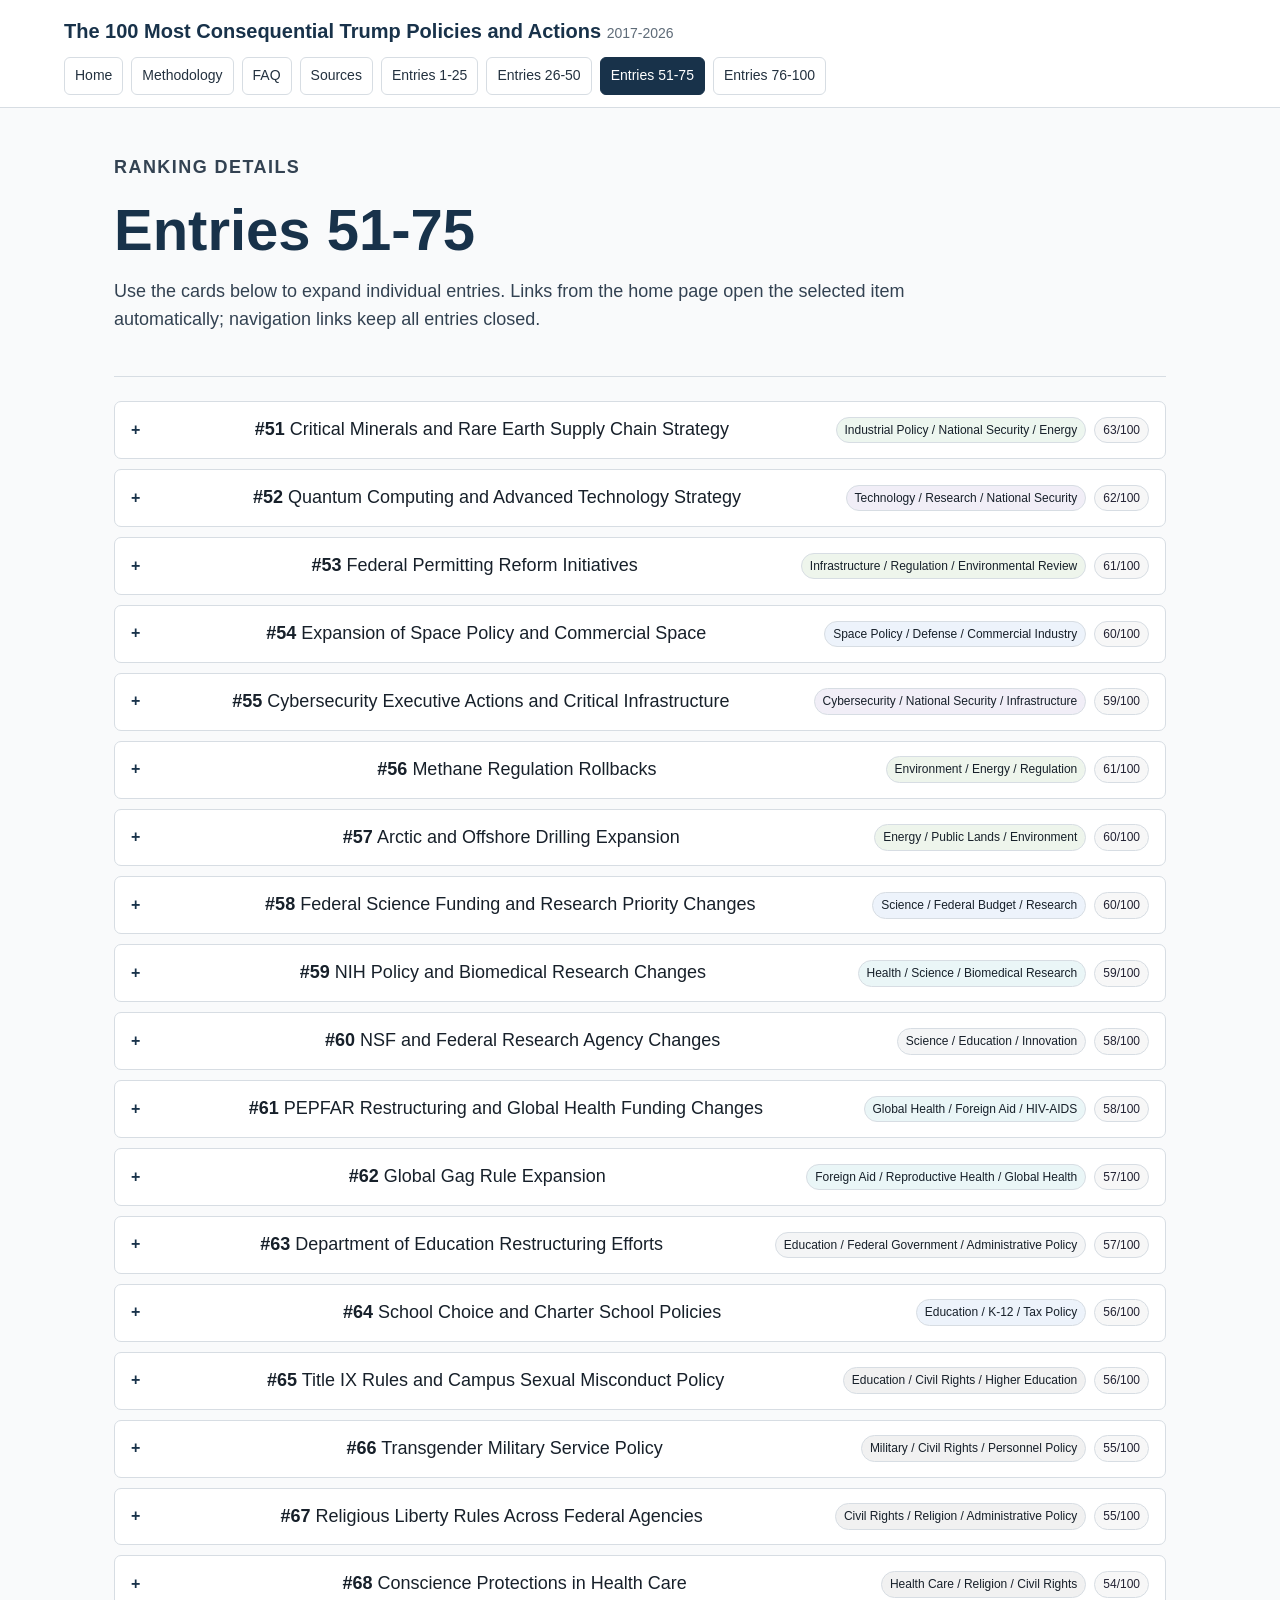
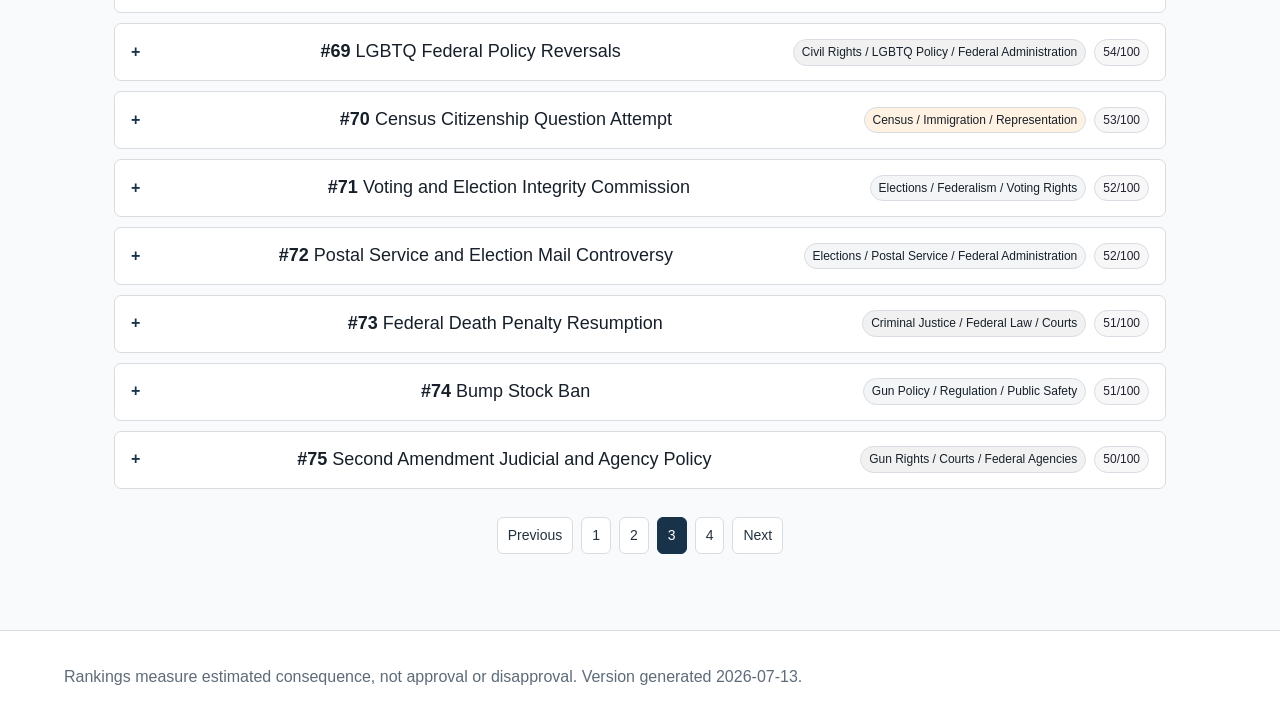
<file: entries-051-075.html>
<!doctype html>
<html lang="en">
<head>
  <!-- Google tag (gtag.js) -->
<script async src="https://www.googletagmanager.com/gtag/js?id=G-BQTNHB9WEV"></script>
<script>
  window.dataLayer = window.dataLayer || [];
  function gtag(){dataLayer.push(arguments);}
  gtag('js', new Date());

  gtag('config', 'G-BQTNHB9WEV');
</script>
  <meta charset="utf-8">
  <meta name="viewport" content="width=device-width, initial-scale=1">
  <title>Entries 51-75 | Trump Policies Ranked by Impact</title>
  <meta name="description" content="Detailed entries for entries 51-75 in the Trump impact ranking.">
  <link rel="stylesheet" href="assets/styles.css">
  
</head>
<body>
<header class="site-header">
  <a class="brand" href="index.html">The 100 Most Consequential Trump Policies and Actions <span>2017-2026</span></a>
  <nav class="site-nav" aria-label="Site navigation"><a href="index.html">Home</a>
<a href="methodology.html">Methodology</a>
<a href="faq.html">FAQ</a>
<a href="sources.html">Sources</a>
<a href="entries-001-025.html">Entries 1-25</a>
<a href="entries-026-050.html">Entries 26-50</a>
<a class="active" href="entries-051-075.html">Entries 51-75</a>
<a href="entries-076-100.html">Entries 76-100</a></nav>
</header>
<main>

<section class="page-title">
  <p class="eyebrow">Ranking details</p>
  <h1>Entries 51-75</h1>
  <p>Use the cards below to expand individual entries. Links from the home page open the selected item automatically; navigation links keep all entries closed.</p>
</section>
<section class="entries">

<article class="entry-card" data-rank="51" data-title="critical minerals and rare earth supply chain strategy" data-category="industrial policy / national security / energy">
  <details id="rank-051">
    <summary>
      <span class="rank-title"><strong>#51</strong> Critical Minerals and Rare Earth Supply Chain Strategy</span>
      <span class="entry-meta"><span class="badge cat-trade">Industrial Policy / National Security / Energy</span><span class="impact-pill">63/100</span></span>
    </summary>
    <div class="entry-body">
      <div class="entry-summary">
        <div>
          <h3>Overview</h3>
          <h4>What Happened</h4><p>The Trump administration elevated critical minerals and rare earth elements from a specialized industrial concern into a national-security priority. Through executive actions, Interior Department lists, Commerce Department supply-chain reviews, and agency coordination, the administration identified minerals such as rare earth elements, lithium, cobalt, graphite, nickel, manganese, and tungsten as essential inputs for defense systems, electronics, batteries, energy infrastructure, and advanced manufacturing.</p><h4>Why It Happened</h4><p>The policy grew out of a strategic concern: China dominated large portions of global rare-earth mining, processing, and refining, while the United States had become dependent on foreign suppliers for many minerals needed in military and civilian technologies. That dependence was increasingly viewed not just as an economic issue but as a vulnerability in a crisis, especially if geopolitical tension disrupted supply chains or if adversaries used mineral access as leverage.</p><h4>Immediate Effects</h4><p>In practice, the administration pushed agencies to map domestic resources, review permitting barriers, encourage domestic mining and processing, and coordinate with allies on alternative supplies. The Defense Department and Energy Department also increased attention to minerals needed for batteries, magnets, semiconductors, aerospace systems, and weapons platforms. The policy did not instantly create a self-sufficient U.S. supply chain, because mines and processing facilities take years to finance, permit, and build.</p><h4>Long-Term Consequences</h4><p>The long-term significance is that critical minerals became a permanent part of U.S. industrial strategy. Later administrations, Congress, and state governments continued many of the same themes: reducing dependence on China, building domestic processing capacity, securing battery materials, and treating supply chains as national-security infrastructure. The Trump-era shift helped normalize a bipartisan view that access to mineral inputs can be as strategically important as access to oil, chips, or weapons systems.</p>
        </div>
        <aside>
          <div class="metric">
            <strong>Impact Score</strong>
            <span>63/100</span>
            <span class="scorebar" aria-label="Impact score 63 out of 100"><span style="width:63%"></span></span>
          </div>
          <div class="mini-block"><strong>Population Affected</strong><p>Mining communities, Tribal and rural communities near proposed projects, defense contractors, automakers, battery producers, clean-energy firms, electronics manufacturers, federal permitting agencies, investors, workers in mineral supply chains, and U.S. allies involved in minerals cooperation.</p></div>
          <div class="mini-block"><strong>Economic Magnitude</strong><p>Potentially significant over decades, especially for defense manufacturing, batteries, electric vehicles, grid storage, semiconductors, electronics, and energy infrastructure. Near-term fiscal costs were smaller than major tax or pandemic programs, but the strategic market implications are large.</p></div>
        </aside>
      </div>
      <section class="analysis-grid">
        <div>
          <h3>Supportive Analysis</h3>
          <p>Supporters argue that the policy addressed a real strategic vulnerability: the United States and its allies relied heavily on China and other foreign suppliers for materials needed in defense and advanced technology. In this view, critical minerals are not ordinary commodities because losing access to them can weaken military readiness, energy security, and industrial competitiveness.</p>
<p>They also argue that domestic production and allied sourcing create resilience. A single mine or processing facility may look small compared with national economic output, but the absence of a key input can delay weapons systems, battery production, or electronics manufacturing. Supporters see the Trump-era push as an early step toward rebuilding industrial capacity that had been neglected for decades.</p>
<p>A third supportive argument is that permitting and regulatory delays made the United States too slow to respond to strategic supply-chain risks. Supporters contend that faster permitting, clearer agency coordination, and targeted federal support can expand supply without abandoning environmental review entirely.</p>
          <h4>Sources</h4>
          <ul class="source-list">
<li><a href="https://www.federalregister.gov/documents/2017/12/26/2017-27899/a-federal-strategy-to-ensure-secure-and-reliable-supplies-of-critical-minerals" target="_blank" rel="noopener">Executive Order 13817 — A Federal Strategy To Ensure Secure and Reliable Supplies of Critical Minerals</a> <span>Primary</span></li>
<li><a href="https://www.commerce.gov/data-and-reports/reports/2019/06/federal-strategy-ensure-secure-and-reliable-supplies-critical-minerals" target="_blank" rel="noopener">U.S. Department of Commerce — A Federal Strategy to Ensure Secure and Reliable Supplies of Critical Minerals</a> <span>Primary/report</span></li>
<li><a href="https://www.usgs.gov/centers/national-minerals-information-center/critical-minerals" target="_blank" rel="noopener">U.S. Geological Survey — Critical Minerals</a> <span>Primary/data</span></li>
<li><a href="https://www.csis.org/topics/energy-and-sustainability/critical-minerals" target="_blank" rel="noopener">CSIS — Critical Minerals and U.S. Supply Chain Security</a> <span>Policy analysis</span></li>
</ul>
        </div>
        <div>
          <h3>Critical Analysis</h3>
          <p>Critics argue that the policy often underplayed the environmental and community costs of new mining. Critical minerals may be important, but extracting and processing them can affect water, habitat, air quality, sacred lands, and local economies. From this perspective, national-security urgency should not be used to weaken meaningful review or community consent.</p>
<p>They also question whether domestic mining alone can solve the supply-chain problem. China’s advantage is not only mining; it includes processing, refining, manufacturing integration, and cost scale. A mine without processing capacity may still leave the United States dependent on foreign refining, meaning the hard part is not simply opening more domestic mines.</p>
<p>A third criticism is that mineral policy can become a slogan for deregulation rather than a coherent industrial strategy. Critics argue that the United States needs recycling, substitution, allied sourcing, demand management, and processing investment—not just faster extraction. Without that broader strategy, mining reforms may create local costs without delivering supply-chain independence.</p>
          <h4>Sources</h4>
          <ul class="source-list">
<li><a href="https://crsreports.congress.gov/" target="_blank" rel="noopener">Congressional Research Service — Critical Minerals and U.S. Public Policy</a> <span>Research</span></li>
<li><a href="https://www.gao.gov/products/gao-22-104824" target="_blank" rel="noopener">Government Accountability Office — Critical Minerals</a> <span>Oversight</span></li>
<li><a href="https://www.brookings.edu/articles/securing-critical-minerals-supply-chains/" target="_blank" rel="noopener">Brookings — Critical minerals supply chains and China</a> <span>Research</span></li>
<li><a href="https://earthjustice.org/feature/critical-minerals-mining" target="_blank" rel="noopener">Earthjustice — Mining and critical minerals concerns</a> <span>Critical/environmental</span></li>
</ul>
        </div>
      </section>
      <section class="why-rank">
        <h3>Why This Rank?</h3>
        <div class="why-grid">
          <div><h4>Overall</h4><p>Critical Minerals and Rare Earth Supply Chain Strategy remains in this range because it has clear strategic importance but narrower direct public reach than the highest-ranked national policies.</p><h4>Compared With Higher-Ranked Entries</h4><p>Critical minerals rank below broader trade, tariff, and semiconductor-related policies because their effects are more concentrated in industrial supply chains and unfold over longer timelines. They do not immediately affect as many households as tax, immigration, healthcare, or pandemic policies.</p><h4>Compared With Lower-Ranked Entries</h4><p>They rank above narrower technology or agency initiatives because mineral access underlies multiple strategic sectors at once: defense, batteries, EVs, grid storage, electronics, and advanced manufacturing. The issue also became a durable bipartisan policy priority rather than a one-off administrative action.</p><h4>Dominant Scoring Factors</h4><p>The dominant scoring factors are International Impact, Duration, and Historical Significance. Economic magnitude is potentially high, but much of it depends on whether projects actually reach production and whether allied supply chains become less dependent on China.</p></div>
          <table>
            <caption>Score Breakdown</caption>
            <tbody><tr><th>People Affected</th><td>50</td></tr><tr><th>Economic Magnitude</th><td>66</td></tr><tr><th>Institutional / Legal Permanence</th><td>64</td></tr><tr><th>Duration of Effects</th><td>74</td></tr><tr><th>International Impact</th><td>82</td></tr><tr><th>Historical Significance</th><td>72</td></tr></tbody>
          </table>
        </div>
      </section>
    </div>
  </details>
</article>


<article class="entry-card" data-rank="52" data-title="quantum computing and advanced technology strategy" data-category="technology / research / national security">
  <details id="rank-052">
    <summary>
      <span class="rank-title"><strong>#52</strong> Quantum Computing and Advanced Technology Strategy</span>
      <span class="entry-meta"><span class="badge cat-foreign">Technology / Research / National Security</span><span class="impact-pill">62/100</span></span>
    </summary>
    <div class="entry-body">
      <div class="entry-summary">
        <div>
          <h3>Overview</h3>
          <h4>What Happened</h4><p>The Trump administration continued and elevated federal attention to quantum information science, including quantum computing, sensing, communications, and encryption-related technologies. The policy environment included implementation of the National Quantum Initiative Act, interagency coordination through federal science bodies, and efforts to connect national laboratories, universities, agencies, and private companies.</p><h4>Why It Happened</h4><p>The reason was strategic as much as scientific. Quantum technology promised major breakthroughs but also major risks: more powerful computing, advanced sensing, secure communications, and possible future threats to existing encryption. U.S. officials increasingly viewed quantum as part of a broader competition with China and other advanced economies over the technologies that could define military, intelligence, and commercial advantage.</p><h4>Immediate Effects</h4><p>Immediate effects were mostly institutional rather than consumer-facing. Agencies coordinated research agendas, national laboratories expanded quantum work, universities and companies received more attention, and the federal government signaled that quantum was not just basic science but a national priority. The administration’s actions did not produce a commercially dominant quantum computer, but they helped organize a long-term federal strategy.</p><h4>Long-Term Consequences</h4><p>The long-term importance lies in trajectory. Quantum technologies may take years or decades to mature, but early federal coordination can shape standards, workforce development, intellectual property, export controls, and public-private investment. The Trump-era approach helped place quantum in the same strategic category as AI, semiconductors, cybersecurity, and advanced manufacturing.</p>
        </div>
        <aside>
          <div class="metric">
            <strong>Impact Score</strong>
            <span>62/100</span>
            <span class="scorebar" aria-label="Impact score 62 out of 100"><span style="width:62%"></span></span>
          </div>
          <div class="mini-block"><strong>Population Affected</strong><p>Federal research agencies, universities, national laboratories, technology firms, defense and intelligence agencies, cybersecurity professionals, students and researchers, standards bodies, and industries that could later use quantum computing or sensing.</p></div>
          <div class="mini-block"><strong>Economic Magnitude</strong><p>Moderate in the near term because spending and deployment were limited, but potentially large over the long term if quantum technologies affect encryption, materials science, pharmaceuticals, logistics, finance, or defense systems.</p></div>
        </aside>
      </div>
      <section class="analysis-grid">
        <div>
          <h3>Supportive Analysis</h3>
          <p>Supporters argue that early federal coordination was necessary because quantum development is too expensive, risky, and strategically important to leave entirely to private firms. Federal research can support basic science and shared infrastructure before commercial applications are obvious.</p>
<p>They also argue that quantum strategy is a national-security issue. If a competitor leads in quantum computing or quantum sensing, it could threaten encryption, intelligence capabilities, submarine detection, materials discovery, or battlefield communications. From this view, the administration correctly treated quantum as part of great-power competition.</p>
<p>A third supportive argument is that public-private coordination helps build a talent pipeline. Quantum progress depends on physicists, engineers, computer scientists, technicians, and specialized manufacturing capacity. A national strategy can align research funding, education, standards, and industry needs.</p>
          <h4>Sources</h4>
          <ul class="source-list">
<li><a href="https://www.quantum.gov/about/" target="_blank" rel="noopener">National Quantum Initiative Act information</a> <span>Primary</span></li>
<li><a href="https://www.quantum.gov/" target="_blank" rel="noopener">National Quantum Coordination Office — Quantum.gov</a> <span>Primary</span></li>
<li><a href="https://www.nist.gov/quantum-information-science" target="_blank" rel="noopener">NIST — Quantum Information Science</a> <span>Primary/research</span></li>
<li><a href="https://trumpwhitehouse.archives.gov/ostp/" target="_blank" rel="noopener">White House OSTP archive — Quantum information science</a> <span>Primary archive</span></li>
</ul>
        </div>
        <div>
          <h3>Critical Analysis</h3>
          <p>Critics argue that the practical benefits of quantum policy are uncertain and often overstated. Quantum computing is technically difficult, and many promised applications remain experimental. A national strategy can be valuable, but it does not guarantee commercial success or near-term security advantages.</p>
<p>They also warn that technology strategy can become fragmented if federal agencies fund overlapping programs without clear priorities. Quantum research requires patient investment, but political announcements can create expectations that exceed scientific timelines.</p>
<p>A third criticism is that quantum policy must be linked to cybersecurity transition planning. If quantum computing eventually threatens current encryption, agencies and private firms need migration plans for post-quantum cryptography. Research funding alone is not enough if public and private systems remain unprepared.</p>
          <h4>Sources</h4>
          <ul class="source-list">
<li><a href="https://crsreports.congress.gov/" target="_blank" rel="noopener">Congressional Research Service — Quantum Information Science</a> <span>Research</span></li>
<li><a href="https://www.gao.gov/products/gao-22-104422" target="_blank" rel="noopener">Government Accountability Office — Quantum Computing and Communications</a> <span>Oversight</span></li>
<li><a href="https://www.rand.org/topics/quantum-technology.html" target="_blank" rel="noopener">RAND — Quantum Technology Policy</a> <span>Research</span></li>
<li><a href="https://www.brookings.edu/articles/what-will-quantum-computing-mean-for-cybersecurity/" target="_blank" rel="noopener">Brookings — Quantum computing policy and cybersecurity</a> <span>Analysis</span></li>
</ul>
        </div>
      </section>
      <section class="why-rank">
        <h3>Why This Rank?</h3>
        <div class="why-grid">
          <div><h4>Overall</h4><p>Quantum Computing and Advanced Technology Strategy remains in this range because it has clear strategic importance but narrower direct public reach than the highest-ranked national policies.</p><h4>Compared With Higher-Ranked Entries</h4><p>Quantum strategy ranks below critical minerals because minerals already affect existing defense and industrial supply chains, while quantum’s largest consequences remain more future-oriented.</p><h4>Compared With Lower-Ranked Entries</h4><p>It ranks above many narrower agency technology initiatives because it created a durable national framework for a field with potentially transformative defense, intelligence, cybersecurity, and economic implications.</p><h4>Dominant Scoring Factors</h4><p>The dominant factors are Duration, International Impact, and Historical Significance. People Affected is lower because most Americans do not directly interact with quantum policy yet.</p></div>
          <table>
            <caption>Score Breakdown</caption>
            <tbody><tr><th>People Affected</th><td>42</td></tr><tr><th>Economic Magnitude</th><td>62</td></tr><tr><th>Institutional / Legal Permanence</th><td>66</td></tr><tr><th>Duration of Effects</th><td>76</td></tr><tr><th>International Impact</th><td>78</td></tr><tr><th>Historical Significance</th><td>74</td></tr></tbody>
          </table>
        </div>
      </section>
    </div>
  </details>
</article>


<article class="entry-card" data-rank="53" data-title="federal permitting reform initiatives" data-category="infrastructure / regulation / environmental review">
  <details id="rank-053">
    <summary>
      <span class="rank-title"><strong>#53</strong> Federal Permitting Reform Initiatives</span>
      <span class="entry-meta"><span class="badge cat-energy">Infrastructure / Regulation / Environmental Review</span><span class="impact-pill">61/100</span></span>
    </summary>
    <div class="entry-body">
      <div class="entry-summary">
        <div>
          <h3>Overview</h3>
          <h4>What Happened</h4><p>The Trump administration pursued changes intended to shorten federal permitting and environmental-review timelines for infrastructure, energy, transportation, water, and other major projects. These efforts included executive orders, agency guidance, and revisions to National Environmental Policy Act procedures designed to reduce delays and make reviews more predictable.</p><h4>Why It Happened</h4><p>The policy was driven by the argument that major projects were slowed by overlapping reviews, uncertain deadlines, litigation risk, and duplicative agency processes. Administration officials argued that permitting delays raised costs, discouraged investment, and made it harder to build roads, pipelines, transmission lines, bridges, water projects, and energy infrastructure.</p><h4>Immediate Effects</h4><p>In the short term, agencies emphasized faster review schedules, lead-agency coordination, page and time limits, and narrower review obligations. Supporters saw these as practical management reforms; critics saw them as weakening public participation and environmental safeguards. Several changes faced litigation or were later revised by subsequent administrations.</p><h4>Long-Term Consequences</h4><p>The long-term significance is that permitting became a major national policy debate across party lines. Even critics of Trump’s environmental rollbacks later acknowledged that some infrastructure and clean-energy projects face serious permitting bottlenecks. The Trump-era reforms helped move permitting from a specialized administrative issue to a central question in infrastructure, energy, climate, and industrial policy.</p>
        </div>
        <aside>
          <div class="metric">
            <strong>Impact Score</strong>
            <span>61/100</span>
            <span class="scorebar" aria-label="Impact score 61 out of 100"><span style="width:61%"></span></span>
          </div>
          <div class="mini-block"><strong>Population Affected</strong><p>Project developers, construction workers, environmental groups, local communities, Tribal governments, infrastructure agencies, energy firms, transportation departments, courts, and residents affected by major projects.</p></div>
          <div class="mini-block"><strong>Economic Magnitude</strong><p>Potentially large because permitting delays can affect billions of dollars in infrastructure and energy investment, though the direct budgetary effect of the reforms themselves was smaller.</p></div>
        </aside>
      </div>
      <section class="analysis-grid">
        <div>
          <h3>Supportive Analysis</h3>
          <p>Supporters argue that permitting delay functions like a hidden tax on infrastructure. A project that takes years to review can become more expensive, lose financing, or never get built. From this view, faster federal reviews support economic growth, construction jobs, energy reliability, and modernization.</p>
<p>They also argue that environmental review should inform decisions, not become a tool for indefinite delay. Time limits, lead-agency coordination, and clearer documentation requirements can preserve review while making the process more predictable.</p>
<p>A third supportive argument is that permitting reform can help both traditional infrastructure and clean-energy deployment. Transmission lines, renewable projects, mines, ports, and water systems all need timely approvals if the country is going to modernize physical infrastructure.</p>
          <h4>Sources</h4>
          <ul class="source-list">
<li><a href="https://www.federalregister.gov/documents/2017/08/24/2017-18134/establishing-discipline-and-accountability-in-the-environmental-review-and-permitting-process-for" target="_blank" rel="noopener">Executive Order 13807 — Establishing Discipline and Accountability in Environmental Review</a> <span>Primary</span></li>
<li><a href="https://ceq.doe.gov/laws-regulations/regulations.html" target="_blank" rel="noopener">Council on Environmental Quality — NEPA regulations</a> <span>Primary</span></li>
<li><a href="https://www.permits.performance.gov/" target="_blank" rel="noopener">Federal Permitting Improvement Steering Council</a> <span>Primary</span></li>
<li><a href="https://www.uschamber.com/infrastructure/permitting-reform" target="_blank" rel="noopener">U.S. Chamber of Commerce — Permitting reform</a> <span>Supportive/business</span></li>
</ul>
        </div>
        <div>
          <h3>Critical Analysis</h3>
          <p>Critics argue that faster permitting can mean less careful review, especially when deadlines pressure agencies to narrow analysis or reduce community engagement. They worry that projects with major effects on air, water, climate, habitat, or local health may receive less scrutiny.</p>
<p>They also emphasize that environmental review is one of the few formal opportunities for communities, including Tribal nations and low-income neighborhoods, to challenge or shape major projects. Shortening review without strengthening participation can shift costs onto people living near infrastructure.</p>
<p>A third criticism is that delays are often caused by underfunded agencies, incomplete applications, litigation, or complex project design—not simply excessive regulation. If those root causes are not addressed, procedural changes may not produce the promised acceleration.</p>
          <h4>Sources</h4>
          <ul class="source-list">
<li><a href="https://crsreports.congress.gov/" target="_blank" rel="noopener">Congressional Research Service — NEPA and Infrastructure Permitting</a> <span>Research</span></li>
<li><a href="https://www.gao.gov/" target="_blank" rel="noopener">Government Accountability Office — Infrastructure Permitting</a> <span>Oversight</span></li>
<li><a href="https://www.nrdc.org/issues/protecting-national-environmental-policy-act" target="_blank" rel="noopener">Natural Resources Defense Council — NEPA protections</a> <span>Critical/environmental</span></li>
<li><a href="https://www.brennancenter.org/" target="_blank" rel="noopener">Brennan Center — Public participation and administrative process</a> <span>Legal/context</span></li>
</ul>
        </div>
      </section>
      <section class="why-rank">
        <h3>Why This Rank?</h3>
        <div class="why-grid">
          <div><h4>Overall</h4><p>Federal Permitting Reform Initiatives remains in this range because it has clear strategic importance but narrower direct public reach than the highest-ranked national policies.</p><h4>Compared With Higher-Ranked Entries</h4><p>Permitting reform ranks below quantum strategy because it is less tied to a single strategic technology race, but it has more immediate relevance for infrastructure, energy, and construction.</p><h4>Compared With Lower-Ranked Entries</h4><p>It ranks above some narrower environmental or agency-specific actions because permitting rules affect many categories of projects across the federal government, not just one sector.</p><h4>Dominant Scoring Factors</h4><p>The score is driven by Economic Magnitude and Institutional Permanence. International Impact is lower because the primary effects are domestic, though energy and minerals projects can have global supply-chain implications.</p></div>
          <table>
            <caption>Score Breakdown</caption>
            <tbody><tr><th>People Affected</th><td>58</td></tr><tr><th>Economic Magnitude</th><td>70</td></tr><tr><th>Institutional / Legal Permanence</th><td>64</td></tr><tr><th>Duration of Effects</th><td>68</td></tr><tr><th>International Impact</th><td>30</td></tr><tr><th>Historical Significance</th><td>66</td></tr></tbody>
          </table>
        </div>
      </section>
    </div>
  </details>
</article>


<article class="entry-card" data-rank="54" data-title="expansion of space policy and commercial space" data-category="space policy / defense / commercial industry">
  <details id="rank-054">
    <summary>
      <span class="rank-title"><strong>#54</strong> Expansion of Space Policy and Commercial Space</span>
      <span class="entry-meta"><span class="badge cat-tech">Space Policy / Defense / Commercial Industry</span><span class="impact-pill">60/100</span></span>
    </summary>
    <div class="entry-body">
      <div class="entry-summary">
        <div>
          <h3>Overview</h3>
          <h4>What Happened</h4><p>The Trump administration made space policy a visible national priority through civil, commercial, and military initiatives. It revived high-profile lunar ambitions through the Artemis program, supported commercial launch and private-sector space activity, issued space policy directives, and elevated space as a defense domain through creation of the U.S. Space Force.</p><h4>Why It Happened</h4><p>The policy reflected the belief that space was becoming both an economic frontier and a contested military environment. Commercial firms were lowering launch costs and expanding satellite activity, while China and Russia were developing capabilities that could threaten U.S. satellites. The administration argued that U.S. leadership required faster innovation, clearer regulation, and a dedicated military service for space operations.</p><h4>Immediate Effects</h4><p>Immediate effects included stronger NASA focus on returning astronauts to the Moon, increased commercial partnerships, space-traffic and regulatory discussions, and the institutional creation of the Space Force within the Department of the Air Force. Commercial launch momentum continued, and space became more prominent in national-security planning.</p><h4>Long-Term Consequences</h4><p>The long-term consequences are still unfolding. The administration did not create the commercial space revolution by itself, but it aligned federal policy with that trend and helped make space a central part of U.S. industrial and defense strategy. The effects reach launch markets, satellite internet, lunar exploration, military doctrine, space debris policy, and international competition.</p>
        </div>
        <aside>
          <div class="metric">
            <strong>Impact Score</strong>
            <span>60/100</span>
            <span class="scorebar" aria-label="Impact score 60 out of 100"><span style="width:60%"></span></span>
          </div>
          <div class="mini-block"><strong>Population Affected</strong><p>NASA, Space Force personnel, defense contractors, commercial launch firms, satellite companies, scientists, astronauts, telecommunications firms, GPS and weather users, international partners, and national-security agencies.</p></div>
          <div class="mini-block"><strong>Economic Magnitude</strong><p>Moderate to large sectoral impact, especially for launch services, satellite infrastructure, defense procurement, lunar contracts, and commercial space investment.</p></div>
        </aside>
      </div>
      <section class="analysis-grid">
        <div>
          <h3>Supportive Analysis</h3>
          <p>Supporters argue that the administration recognized the scale of change in space. Commercial launch companies were transforming costs and timelines, while military dependence on satellites made space security essential. A more active federal policy helped align public missions with private innovation.</p>
<p>They also view the Artemis program and commercial partnerships as a way to reduce costs and accelerate exploration. Instead of relying only on traditional government procurement, NASA could use private capabilities for launch, lunar landers, cargo, and services.</p>
<p>A third supportive argument is that the Space Force clarified responsibility for protecting U.S. space assets. Supporters argue that satellites are too important to communications, navigation, missile warning, weather forecasting, and military operations to remain institutionally secondary.</p>
          <h4>Sources</h4>
          <ul class="source-list">
<li><a href="https://www.nasa.gov/humans-in-space/artemis/" target="_blank" rel="noopener">NASA — Artemis Program</a> <span>Primary</span></li>
<li><a href="https://www.spaceforce.mil/" target="_blank" rel="noopener">U.S. Space Force</a> <span>Primary</span></li>
<li><a href="https://trumpwhitehouse.archives.gov/presidential-actions/presidential-memorandum-reinvigorating-americas-human-space-exploration-program/" target="_blank" rel="noopener">Space Policy Directive-1</a> <span>Primary archive</span></li>
<li><a href="https://www.faa.gov/space" target="_blank" rel="noopener">Commercial Space Transportation — FAA</a> <span>Primary/regulatory</span></li>
</ul>
        </div>
        <div>
          <h3>Critical Analysis</h3>
          <p>Critics argue that some space-policy changes were more symbolic than substantive. Creating a new military branch, for example, changed organization and branding but did not by itself solve acquisition delays, space debris, satellite vulnerability, or strategic escalation risks.</p>
<p>They also question whether lunar ambitions were matched with stable funding and realistic schedules. Space exploration programs often shift with administrations, and ambitious timelines can create pressure without guaranteeing sustained appropriations.</p>
<p>A third criticism is that commercial space growth creates regulatory challenges that policy has not fully solved: orbital debris, spectrum congestion, launch safety, light pollution, space-traffic management, and the balance between private profit and public scientific goals.</p>
          <h4>Sources</h4>
          <ul class="source-list">
<li><a href="https://crsreports.congress.gov/" target="_blank" rel="noopener">Congressional Research Service — Defense Primer: U.S. Space Force</a> <span>Research</span></li>
<li><a href="https://www.gao.gov/" target="_blank" rel="noopener">Government Accountability Office — NASA Artemis and Space Acquisition</a> <span>Oversight</span></li>
<li><a href="https://swfound.org/" target="_blank" rel="noopener">Secure World Foundation — Space sustainability</a> <span>Research</span></li>
<li><a href="https://www.rand.org/topics/space-warfare.html" target="_blank" rel="noopener">RAND — Space policy and security</a> <span>Research</span></li>
</ul>
        </div>
      </section>
      <section class="why-rank">
        <h3>Why This Rank?</h3>
        <div class="why-grid">
          <div><h4>Overall</h4><p>Expansion of Space Policy and Commercial Space remains in this range because it has clear strategic importance but narrower direct public reach than the highest-ranked national policies.</p><h4>Compared With Higher-Ranked Entries</h4><p>Space policy ranks below federal permitting reform because permitting affects a broader range of domestic infrastructure and economic activity.</p><h4>Compared With Lower-Ranked Entries</h4><p>It ranks above cybersecurity executive actions in this section because it involved a major institutional change—the Space Force—plus civil and commercial space priorities with long-term strategic implications.</p><h4>Dominant Scoring Factors</h4><p>The dominant factors are Duration, Historical Significance, and International Impact. People Affected is lower because the direct stakeholder group is smaller, even though space systems indirectly support daily life through GPS, communications, weather, and security.</p></div>
          <table>
            <caption>Score Breakdown</caption>
            <tbody><tr><th>People Affected</th><td>38</td></tr><tr><th>Economic Magnitude</th><td>64</td></tr><tr><th>Institutional / Legal Permanence</th><td>66</td></tr><tr><th>Duration of Effects</th><td>76</td></tr><tr><th>International Impact</th><td>70</td></tr><tr><th>Historical Significance</th><td>78</td></tr></tbody>
          </table>
        </div>
      </section>
    </div>
  </details>
</article>


<article class="entry-card" data-rank="55" data-title="cybersecurity executive actions and critical infrastructure" data-category="cybersecurity / national security / infrastructure">
  <details id="rank-055">
    <summary>
      <span class="rank-title"><strong>#55</strong> Cybersecurity Executive Actions and Critical Infrastructure</span>
      <span class="entry-meta"><span class="badge cat-foreign">Cybersecurity / National Security / Infrastructure</span><span class="impact-pill">59/100</span></span>
    </summary>
    <div class="entry-body">
      <div class="entry-summary">
        <div>
          <h3>Overview</h3>
          <h4>What Happened</h4><p>The Trump administration issued cybersecurity executive actions and agency initiatives aimed at improving federal network security, protecting critical infrastructure, and responding to growing threats from nation-state hackers, ransomware groups, supply-chain compromises, and cybercriminal networks. The policy included federal risk management, modernization efforts, and attention to election, energy, communications, and supply-chain vulnerabilities.</p><h4>Why It Happened</h4><p>The reason was straightforward: cyberattacks had become a routine national-security and economic threat. Federal agencies operated aging systems, private infrastructure depended on digital networks, and adversaries could disrupt services without crossing traditional military lines. Cybersecurity was no longer only an IT issue; it was a government, business, infrastructure, and national-defense issue.</p><h4>Immediate Effects</h4><p>In the short term, agencies emphasized risk frameworks, shared services, threat information, botnet resilience, supply-chain security, and coordination through DHS and CISA. The administration also faced major incidents and warnings about election security, ransomware, Chinese and Russian cyber activity, and vulnerabilities in federal procurement and technology supply chains.</p><h4>Long-Term Consequences</h4><p>The long-term importance is that cybersecurity became a permanent federal governance problem rather than an episodic technical concern. Later administrations built on many of the same themes: zero trust, software supply-chain security, critical infrastructure resilience, cloud security, and stronger CISA coordination. The Trump-era actions were incremental, but they helped reinforce the direction of federal cyber policy.</p>
        </div>
        <aside>
          <div class="metric">
            <strong>Impact Score</strong>
            <span>59/100</span>
            <span class="scorebar" aria-label="Impact score 59 out of 100"><span style="width:59%"></span></span>
          </div>
          <div class="mini-block"><strong>Population Affected</strong><p>Federal agencies, CISA and DHS personnel, critical infrastructure operators, utilities, election officials, contractors, software vendors, businesses, state and local governments, hospitals, schools, and citizens affected by cyber incidents.</p></div>
          <div class="mini-block"><strong>Economic Magnitude</strong><p>Significant but diffuse. Cybersecurity affects ransomware losses, infrastructure resilience, federal IT spending, procurement, insurance, compliance costs, and the economic risk of major disruptions.</p></div>
        </aside>
      </div>
      <section class="analysis-grid">
        <div>
          <h3>Supportive Analysis</h3>
          <p>Supporters argue that the administration treated cybersecurity as a national-risk issue rather than just a technical problem. Executive direction helped push agencies toward risk management, modernization, and shared responsibility for defending federal systems.</p>
<p>They also argue that critical infrastructure protection requires federal coordination because most infrastructure is privately owned but nationally important. Utilities, communications networks, pipelines, finance, healthcare, and election systems all require cooperation between government and industry.</p>
<p>A third supportive argument is that supply-chain security became more important as technology dependence deepened. Supporters contend that federal procurement and infrastructure policy needed to account for software, hardware, and vendor risks tied to foreign governments or insecure products.</p>
          <h4>Sources</h4>
          <ul class="source-list">
<li><a href="https://www.federalregister.gov/documents/2017/05/16/2017-10004/strengthening-the-cybersecurity-of-federal-networks-and-critical-infrastructure" target="_blank" rel="noopener">Executive Order 13800 — Strengthening the Cybersecurity of Federal Networks and Critical Infrastructure</a> <span>Primary</span></li>
<li><a href="https://www.cisa.gov/" target="_blank" rel="noopener">CISA — Cybersecurity and Infrastructure Security Agency</a> <span>Primary</span></li>
<li><a href="https://www.nist.gov/cyberframework" target="_blank" rel="noopener">NIST Cybersecurity Framework</a> <span>Primary/standards</span></li>
<li><a href="https://www.dhs.gov/archive" target="_blank" rel="noopener">DHS — Cybersecurity Strategy archive</a> <span>Primary archive</span></li>
</ul>
        </div>
        <div>
          <h3>Critical Analysis</h3>
          <p>Critics argue that cybersecurity policy remained uneven and under-resourced. Executive orders can set priorities, but agencies often lack modern systems, skilled personnel, and sustained funding to implement them quickly.</p>
<p>They also argue that public-private coordination remained difficult. Critical infrastructure owners may resist costly standards, and voluntary frameworks can leave major gaps if companies do not invest enough in resilience.</p>
<p>A third criticism is that the administration’s cyber posture was sometimes inconsistent: strong rhetoric about foreign threats coexisted with political disputes over election security, intelligence findings, and public trust in institutions responsible for cyber defense.</p>
          <h4>Sources</h4>
          <ul class="source-list">
<li><a href="https://www.gao.gov/highrisk/ensuring-cybersecurity-nation" target="_blank" rel="noopener">Government Accountability Office — High Risk: Ensuring the Cybersecurity of the Nation</a> <span>Oversight</span></li>
<li><a href="https://crsreports.congress.gov/" target="_blank" rel="noopener">Congressional Research Service — Cybersecurity reports</a> <span>Research</span></li>
<li><a href="https://www.cfr.org/cyber-operations/" target="_blank" rel="noopener">Council on Foreign Relations — Cyber operations and policy</a> <span>Research</span></li>
<li><a href="https://www.brookings.edu/topic/cybersecurity/" target="_blank" rel="noopener">Brookings — Cybersecurity policy</a> <span>Analysis</span></li>
</ul>
        </div>
      </section>
      <section class="why-rank">
        <h3>Why This Rank?</h3>
        <div class="why-grid">
          <div><h4>Overall</h4><p>Cybersecurity Executive Actions and Critical Infrastructure remains in this range because it has clear strategic importance but narrower direct public reach than the highest-ranked national policies.</p><h4>Compared With Higher-Ranked Entries</h4><p>Cybersecurity ranks below space policy because it did not create a new military service or a similarly visible institutional shift, but it affected a wider range of everyday infrastructure risks.</p><h4>Compared With Lower-Ranked Entries</h4><p>It ranks above workforce-development initiatives because cyber resilience is tied to national security, critical infrastructure, election systems, and economic continuity.</p><h4>Dominant Scoring Factors</h4><p>The dominant factors are Duration, International Impact, and Economic Magnitude. The score is limited by the incremental nature of the actions and by uneven implementation across agencies and private infrastructure.</p></div>
          <table>
            <caption>Score Breakdown</caption>
            <tbody><tr><th>People Affected</th><td>56</td></tr><tr><th>Economic Magnitude</th><td>62</td></tr><tr><th>Institutional / Legal Permanence</th><td>60</td></tr><tr><th>Duration of Effects</th><td>70</td></tr><tr><th>International Impact</th><td>68</td></tr><tr><th>Historical Significance</th><td>66</td></tr></tbody>
          </table>
        </div>
      </section>
    </div>
  </details>
</article>


<article class="entry-card" data-rank="56" data-title="methane regulation rollbacks" data-category="environment / energy / regulation">
  <details id="rank-056">
    <summary>
      <span class="rank-title"><strong>#56</strong> Methane Regulation Rollbacks</span>
      <span class="entry-meta"><span class="badge cat-energy">Environment / Energy / Regulation</span><span class="impact-pill">61/100</span></span>
    </summary>
    <div class="entry-body">
      <div class="entry-summary">
        <div>
          <h3>Overview</h3>
          <h4>What Happened</h4><p>The Trump administration moved to narrow and rescind parts of Obama-era methane controls for new oil and gas sources. The changes affected leak detection, repair requirements, and the treatment of methane emissions from production, processing, transmission, and storage equipment. Because methane traps far more heat than carbon dioxide over shorter time horizons, the rule changes became a central example of the administration&#x27;s broader climate and energy deregulatory agenda.</p><h4>Why It Happened</h4><p>The administration argued that the earlier rules imposed unnecessary compliance costs on energy producers and duplicated state regulation or voluntary industry programs. Officials and industry supporters said methane has market value, so companies already had incentives to reduce wasteful leaks where doing so made economic sense. The rollback fit the administration&#x27;s larger goal of expanding domestic fossil-fuel production and reducing what it viewed as excessive federal oversight.</p><h4>Immediate Effects</h4><p>In the short term, the revisions reduced federal compliance burdens for some oil and gas operators and signaled a more permissive regulatory approach to the fossil-fuel sector. Environmental groups, several states, and public-health advocates challenged the changes, arguing that they would increase preventable emissions and delay upgrades that could capture wasted gas. The policy also became entangled with congressional and later administrative efforts to restore methane regulation.</p><h4>Long-Term Consequences</h4><p>The long-term significance lies in how methane policy became a test case for climate regulation through the Clean Air Act. Even where individual rulemakings were reversed or replaced, the Trump-era rollback shaped the debate over whether methane should be treated primarily as a waste-management issue, a climate pollutant, or both. It also influenced later federal efforts to pair methane standards with fees, monitoring technology, and international climate commitments.</p>
        </div>
        <aside>
          <div class="metric">
            <strong>Impact Score</strong>
            <span>61/100</span>
            <span class="scorebar" aria-label="Impact score 61 out of 100"><span style="width:61%"></span></span>
          </div>
          <div class="mini-block"><strong>Population Affected</strong><p>Oil and gas operators, workers in producing regions, nearby communities, consumers, state regulators, and people affected by climate and air-quality outcomes.</p></div>
          <div class="mini-block"><strong>Economic Magnitude</strong><p>Billions of dollars in potential compliance costs, captured gas value, monitoring technology investment, and climate-related damages over time.</p></div>
        </aside>
      </div>
      <section class="analysis-grid">
        <div>
          <h3>Supportive Analysis</h3>
          <p>Supporters argued that methane controls should not impose uniform federal requirements on a sector already regulated by states and motivated by the commercial value of captured natural gas.</p>
<p>Industry-aligned analyses emphasized that smaller producers could face disproportionate costs from frequent inspections, paperwork, and equipment mandates, especially during periods of low energy prices.</p>
<p>The strongest supportive case framed the rollback as a way to preserve affordable domestic energy production while allowing states, companies, and new technologies to reduce emissions in more flexible ways.</p>
          <h4>Sources</h4>
          <ul class="source-list">
<li><a href="https://www.epa.gov/controlling-air-pollution-oil-and-natural-gas-industry" target="_blank" rel="noopener">EPA: Oil and Natural Gas Sector Methane Rules</a> <span>agency</span></li>
<li><a href="https://www.federalregister.gov/documents/2020/09/14/2020-18115/oil-and-natural-gas-sector-emission-standards-for-new-reconstructed-and-modified-sources-review" target="_blank" rel="noopener">Federal Register: Oil and Natural Gas Sector Rule Reconsideration</a> <span>federal_register</span></li>
<li><a href="https://www.api.org/oil-and-natural-gas/environment/clean-air/methane" target="_blank" rel="noopener">American Petroleum Institute: Methane Emissions</a> <span>industry</span></li>
<li><a href="https://www.eia.gov/energyexplained/natural-gas/" target="_blank" rel="noopener">U.S. Energy Information Administration: Natural Gas Explained</a> <span>government_data</span></li>
</ul>
        </div>
        <div>
          <h3>Critical Analysis</h3>
          <p>Critics argued that methane leaks are often invisible, under-detected, and too diffuse for voluntary programs to control reliably without enforceable monitoring and repair requirements.</p>
<p>Environmental and public-health groups contended that the rollback increased climate risks while also allowing more volatile organic compounds and other pollutants associated with oil and gas production.</p>
<p>Critics also said the rule weakened U.S. credibility in climate diplomacy because methane reductions are among the fastest ways to slow near-term warming.</p>
          <h4>Sources</h4>
          <ul class="source-list">
<li><a href="https://www.edf.org/climate/methane" target="_blank" rel="noopener">Environmental Defense Fund: Methane Pollution</a> <span>advocacy_research</span></li>
<li><a href="https://www.nrdc.org/issues/methane-pollution" target="_blank" rel="noopener">Natural Resources Defense Council: Methane Pollution</a> <span>advocacy_research</span></li>
<li><a href="https://crsreports.congress.gov/" target="_blank" rel="noopener">Congressional Research Service: Methane Emissions in the Oil and Gas Sector</a> <span>research</span></li>
<li><a href="https://www.iea.org/reports/global-methane-tracker-2024" target="_blank" rel="noopener">International Energy Agency: Methane Tracker</a> <span>international_research</span></li>
</ul>
        </div>
      </section>
      <section class="why-rank">
        <h3>Why This Rank?</h3>
        <div class="why-grid">
          <div><h4>Overall</h4><p>Methane Regulation Rollbacks ranks in this range because it affected a nationally important policy system but did not have the economy-wide or constitutional reach of the highest-ranked actions.</p><h4>Compared With Higher-Ranked Entries</h4><p>It ranks below broader science-funding and foreign-aid entries because its direct institutional reach was narrower, even though its climate implications were significant.</p><h4>Compared With Lower-Ranked Entries</h4><p>It ranks above many later social-policy and agency-management entries because methane regulation directly affected a major industrial sector and one of the most important near-term greenhouse gases.</p><h4>Dominant Scoring Factors</h4><p>The strongest scoring factors are economic magnitude, duration, and climate significance; the limiting factor is that many effects depended on later reversals and replacement rules.</p></div>
          <table>
            <caption>Score Breakdown</caption>
            <tbody><tr><th>People Affected</th><td>58</td></tr><tr><th>Economic Magnitude</th><td>61</td></tr><tr><th>Institutional / Legal Permanence</th><td>55</td></tr><tr><th>Duration of Effects</th><td>60</td></tr><tr><th>International Impact</th><td>47</td></tr><tr><th>Historical Significance</th><td>55</td></tr></tbody>
          </table>
        </div>
      </section>
    </div>
  </details>
</article>


<article class="entry-card" data-rank="57" data-title="arctic and offshore drilling expansion" data-category="energy / public lands / environment">
  <details id="rank-057">
    <summary>
      <span class="rank-title"><strong>#57</strong> Arctic and Offshore Drilling Expansion</span>
      <span class="entry-meta"><span class="badge cat-energy">Energy / Public Lands / Environment</span><span class="impact-pill">60/100</span></span>
    </summary>
    <div class="entry-body">
      <div class="entry-summary">
        <div>
          <h3>Overview</h3>
          <h4>What Happened</h4><p>The Trump administration pursued expanded oil and gas access on federal lands and waters, including offshore lease planning and efforts to open portions of the Arctic National Wildlife Refuge coastal plain to drilling. These actions involved the Interior Department, the Bureau of Land Management, and the Bureau of Ocean Energy Management, and they revisited limits that previous administrations had placed on environmentally sensitive areas.</p><h4>Why It Happened</h4><p>Officials argued that expanded leasing would strengthen U.S. energy dominance, increase federal and state revenues, create jobs, and reduce reliance on foreign producers. Alaska officials and some industry groups viewed Arctic development as a long-sought economic opportunity, while energy-security advocates saw domestic production as strategically valuable during periods of international instability.</p><h4>Immediate Effects</h4><p>Immediate effects included lease-sale planning, environmental reviews, litigation, and intense public debate over the tradeoffs between energy development and conservation. Some lease sales attracted less industry interest than supporters hoped, partly because of market conditions, litigation risk, financing concerns, and reputational pressure on companies considering Arctic projects.</p><h4>Long-Term Consequences</h4><p>The long-term significance is less about barrels immediately produced and more about the precedent for opening previously protected or restricted areas. Arctic and offshore drilling policy became a symbol of the administration&#x27;s preference for resource development over precautionary conservation. The issue also shaped later reversals, lease cancellations, and debates over whether federal lands should be managed primarily for energy, climate, wildlife, recreation, or Indigenous subsistence values.</p>
        </div>
        <aside>
          <div class="metric">
            <strong>Impact Score</strong>
            <span>60/100</span>
            <span class="scorebar" aria-label="Impact score 60 out of 100"><span style="width:60%"></span></span>
          </div>
          <div class="mini-block"><strong>Population Affected</strong><p>Energy companies, Alaska communities, Indigenous groups, coastal states, conservation organizations, workers in the energy sector, and communities affected by climate and spill risks.</p></div>
          <div class="mini-block"><strong>Economic Magnitude</strong><p>Potentially billions of dollars in leases, royalties, infrastructure, and oil and gas production, though realized value depended heavily on markets and litigation.</p></div>
        </aside>
      </div>
      <section class="analysis-grid">
        <div>
          <h3>Supportive Analysis</h3>
          <p>Supporters argued that Arctic and offshore resources should be part of a national energy-security strategy, especially when global supply disruptions can affect prices and geopolitical leverage.</p>
<p>They also argued that modern drilling techniques and environmental review processes could reduce risks while allowing resource-rich regions to benefit from jobs, infrastructure, and revenue.</p>
<p>For Alaska officials and development advocates, the policy represented a matter of economic self-determination as well as national resource strategy.</p>
          <h4>Sources</h4>
          <ul class="source-list">
<li><a href="https://www.boem.gov/oil-gas-energy" target="_blank" rel="noopener">Bureau of Ocean Energy Management: Offshore Energy</a> <span>agency</span></li>
<li><a href="https://www.blm.gov/programs/energy-and-minerals/oil-and-gas/about/alaska/coastal-plain-eis" target="_blank" rel="noopener">Bureau of Land Management: Coastal Plain Oil and Gas Leasing Program</a> <span>agency</span></li>
<li><a href="https://dnr.alaska.gov/commis/pic/permits/oil-gas.htm" target="_blank" rel="noopener">Alaska Department of Natural Resources: Oil and Gas</a> <span>state_government</span></li>
<li><a href="https://www.api.org/oil-and-natural-gas/energy-primers/offshore" target="_blank" rel="noopener">American Petroleum Institute: Offshore Energy</a> <span>industry</span></li>
</ul>
        </div>
        <div>
          <h3>Critical Analysis</h3>
          <p>Critics argued that Arctic ecosystems are unusually vulnerable to industrial disturbance, oil spills, and warming temperatures, making drilling risks difficult to contain.</p>
<p>Conservation groups also emphasized effects on wildlife, Indigenous subsistence practices, and the symbolic importance of opening the Arctic refuge after decades of protection.</p>
<p>Climate-focused critics said new fossil-fuel leasing was inconsistent with long-term emissions goals and risked locking in infrastructure that could outlast the near-term demand case for new production.</p>
          <h4>Sources</h4>
          <ul class="source-list">
<li><a href="https://www.fws.gov/refuge/arctic" target="_blank" rel="noopener">U.S. Fish and Wildlife Service: Arctic National Wildlife Refuge</a> <span>agency</span></li>
<li><a href="https://www.audubon.org/conservation/arctic-national-wildlife-refuge" target="_blank" rel="noopener">National Audubon Society: Arctic Refuge</a> <span>advocacy_research</span></li>
<li><a href="https://earthjustice.org/feature/arctic-drilling" target="_blank" rel="noopener">Earthjustice: Arctic Drilling</a> <span>legal_advocacy</span></li>
<li><a href="https://crsreports.congress.gov/" target="_blank" rel="noopener">Congressional Research Service: Arctic National Wildlife Refuge</a> <span>research</span></li>
</ul>
        </div>
      </section>
      <section class="why-rank">
        <h3>Why This Rank?</h3>
        <div class="why-grid">
          <div><h4>Overall</h4><p>Arctic and Offshore Drilling Expansion ranks in this range because it affected a nationally important policy system but did not have the economy-wide or constitutional reach of the highest-ranked actions.</p><h4>Compared With Higher-Ranked Entries</h4><p>It ranks below methane regulation because offshore and Arctic leasing had more uncertain realized production, while methane rules affected ongoing operations across a larger sector.</p><h4>Compared With Lower-Ranked Entries</h4><p>It ranks above narrower agency actions because it involved nationally symbolic public lands, offshore waters, revenue expectations, climate debate, and long-running litigation.</p><h4>Dominant Scoring Factors</h4><p>The ranking is driven by economic potential, duration, and historical significance; it is held down by uncertainty over how much drilling actually occurred.</p></div>
          <table>
            <caption>Score Breakdown</caption>
            <tbody><tr><th>People Affected</th><td>48</td></tr><tr><th>Economic Magnitude</th><td>64</td></tr><tr><th>Institutional / Legal Permanence</th><td>58</td></tr><tr><th>Duration of Effects</th><td>62</td></tr><tr><th>International Impact</th><td>42</td></tr><tr><th>Historical Significance</th><td>56</td></tr></tbody>
          </table>
        </div>
      </section>
    </div>
  </details>
</article>


<article class="entry-card" data-rank="58" data-title="federal science funding and research priority changes" data-category="science / federal budget / research">
  <details id="rank-058">
    <summary>
      <span class="rank-title"><strong>#58</strong> Federal Science Funding and Research Priority Changes</span>
      <span class="entry-meta"><span class="badge cat-tax">Science / Federal Budget / Research</span><span class="impact-pill">60/100</span></span>
    </summary>
    <div class="entry-body">
      <div class="entry-summary">
        <div>
          <h3>Overview</h3>
          <h4>What Happened</h4><p>Across both administrations, Trump-era science policy involved proposed reductions to several research agencies, sharper scrutiny of grants, changes in climate and environmental science priorities, and later debates over whether federal funding should be aligned more closely with administration goals. The effects reached universities, national laboratories, graduate students, scientific societies, and industries dependent on long-term basic research.</p><h4>Why It Happened</h4><p>The administration&#x27;s stated rationale combined budget discipline, skepticism toward politicized research agendas, emphasis on applied technologies such as artificial intelligence and quantum information, and concern about foreign influence in U.S. research institutions. Supporters argued that federal science spending should be more accountable and more directly connected to national competitiveness and security.</p><h4>Immediate Effects</h4><p>Immediate consequences included uncertainty for grant applicants, universities planning doctoral programs, and laboratories dependent on multi-year funding streams. Even when Congress rejected some proposed cuts, repeated budget proposals and administrative reviews affected expectations and created tension between the executive branch, Congress, and the research community.</p><h4>Long-Term Consequences</h4><p>The long-term importance lies in whether the United States maintains the postwar model in which federal agencies fund large amounts of investigator-driven basic research. Changes to grant review, indirect-cost reimbursement, priority-setting, and international collaboration can shape the scientific workforce for years, because graduate admissions, lab staffing, and research infrastructure depend on predictable funding.</p>
        </div>
        <aside>
          <div class="metric">
            <strong>Impact Score</strong>
            <span>60/100</span>
            <span class="scorebar" aria-label="Impact score 60 out of 100"><span style="width:60%"></span></span>
          </div>
          <div class="mini-block"><strong>Population Affected</strong><p>Researchers, universities, graduate students, national labs, technology companies, patients awaiting biomedical advances, and industries that benefit from publicly funded research.</p></div>
          <div class="mini-block"><strong>Economic Magnitude</strong><p>Tens of billions of dollars annually in federal R&amp;D funding, plus downstream effects on innovation, patents, startups, and regional research economies.</p></div>
        </aside>
      </div>
      <section class="analysis-grid">
        <div>
          <h3>Supportive Analysis</h3>
          <p>Supporters argued that research dollars should be reviewed for accountability, national benefit, and alignment with strategic priorities rather than distributed through routines that may protect incumbent institutions.</p>
<p>They emphasized competition with China, the need to protect sensitive technologies, and the value of shifting resources toward AI, quantum, advanced manufacturing, defense-relevant science, and commercially useful innovation.</p>
<p>Some supporters also contended that indirect costs and administrative overhead had grown too large, reducing the share of federal money that directly supports experiments, equipment, and researchers.</p>
          <h4>Sources</h4>
          <ul class="source-list">
<li><a href="https://www.whitehouse.gov/ostp/" target="_blank" rel="noopener">Office of Science and Technology Policy</a> <span>agency</span></li>
<li><a href="https://www.whitehouse.gov/ostp/nstc/" target="_blank" rel="noopener">National Science and Technology Council</a> <span>agency</span></li>
<li><a href="https://new.nsf.gov/tip" target="_blank" rel="noopener">National Science Foundation: Technology, Innovation and Partnerships</a> <span>agency</span></li>
<li><a href="https://www.quantum.gov/" target="_blank" rel="noopener">National Quantum Initiative</a> <span>government_program</span></li>
</ul>
        </div>
        <div>
          <h3>Critical Analysis</h3>
          <p>Critics argued that unpredictable cuts and politically directed grant review could damage a research ecosystem whose value often comes from long-horizon work with no immediate commercial payoff.</p>
<p>Universities and scientific societies warned that reductions in indirect-cost support can close labs, delay maintenance of specialized facilities, and reduce opportunities for early-career researchers.</p>
<p>The strongest criticism is that once research teams disperse, graduate students leave, and labs lose momentum, the damage cannot be quickly reversed by restoring money in a later budget cycle.</p>
          <h4>Sources</h4>
          <ul class="source-list">
<li><a href="https://www.aaas.org/programs/r-d-budget-and-policy" target="_blank" rel="noopener">American Association for the Advancement of Science: R&amp;D Budget and Policy Program</a> <span>scientific_society</span></li>
<li><a href="https://www.aau.edu/key-issues/federal-research-funding" target="_blank" rel="noopener">Association of American Universities: Federal Research Funding</a> <span>university_association</span></li>
<li><a href="https://ncses.nsf.gov/indicators" target="_blank" rel="noopener">National Academies: Science and Engineering Indicators</a> <span>research</span></li>
<li><a href="https://crsreports.congress.gov/" target="_blank" rel="noopener">Congressional Research Service: Federal Research and Development Funding</a> <span>research</span></li>
</ul>
        </div>
      </section>
      <section class="why-rank">
        <h3>Why This Rank?</h3>
        <div class="why-grid">
          <div><h4>Overall</h4><p>Federal Science Funding and Research Priority Changes ranks in this range because it affected a nationally important policy system but did not have the economy-wide or constitutional reach of the highest-ranked actions.</p><h4>Compared With Higher-Ranked Entries</h4><p>It ranks below major energy and environmental deregulatory actions because many science-funding changes were proposed, contested, or partially constrained by Congress.</p><h4>Compared With Lower-Ranked Entries</h4><p>It ranks above narrower NIH and NSF entries because it captures the cross-agency shift in federal research philosophy rather than a single agency&#x27;s grant portfolio.</p><h4>Dominant Scoring Factors</h4><p>The dominant factors are economic magnitude, duration, and historical significance; the limiting factor is that appropriations and courts often moderated executive proposals.</p></div>
          <table>
            <caption>Score Breakdown</caption>
            <tbody><tr><th>People Affected</th><td>52</td></tr><tr><th>Economic Magnitude</th><td>63</td></tr><tr><th>Institutional / Legal Permanence</th><td>58</td></tr><tr><th>Duration of Effects</th><td>62</td></tr><tr><th>International Impact</th><td>50</td></tr><tr><th>Historical Significance</th><td>59</td></tr></tbody>
          </table>
        </div>
      </section>
    </div>
  </details>
</article>


<article class="entry-card" data-rank="59" data-title="nih policy and biomedical research changes" data-category="health / science / biomedical research">
  <details id="rank-059">
    <summary>
      <span class="rank-title"><strong>#59</strong> NIH Policy and Biomedical Research Changes</span>
      <span class="entry-meta"><span class="badge cat-health">Health / Science / Biomedical Research</span><span class="impact-pill">59/100</span></span>
    </summary>
    <div class="entry-body">
      <div class="entry-summary">
        <div>
          <h3>Overview</h3>
          <h4>What Happened</h4><p>The National Institutes of Health sits at the center of U.S. biomedical research, funding universities, hospitals, cancer centers, and laboratories across the country. Trump-era NIH policy involved budget battles, scrutiny of research topics, debates over indirect costs, restrictions related to foreign influence, and later efforts to reduce overhead rates or redirect funding priorities.</p><h4>Why It Happened</h4><p>The administration argued that biomedical research spending should be more efficient, less bureaucratic, and better protected from foreign exploitation. Supporters also said that taxpayers deserve assurance that grants serve public-health needs rather than institutional overhead, political preferences, or research partnerships that may create security vulnerabilities.</p><h4>Immediate Effects</h4><p>Immediate effects included uncertainty for universities and medical centers that rely on NIH grants to support laboratories, clinical research staff, equipment, compliance systems, and early-career scientists. Proposed or implemented changes to indirect-cost reimbursements were especially disruptive because those funds help pay for facilities, utilities, data systems, and administrative support needed to conduct research safely.</p><h4>Long-Term Consequences</h4><p>Long-term consequences could include changes in how biomedical institutions budget for research, how young scientists choose careers, and how quickly discoveries move from basic science to treatment development. Even temporary funding instability can slow multi-year studies, clinical trials, and disease-specific research programs.</p>
        </div>
        <aside>
          <div class="metric">
            <strong>Impact Score</strong>
            <span>59/100</span>
            <span class="scorebar" aria-label="Impact score 59 out of 100"><span style="width:59%"></span></span>
          </div>
          <div class="mini-block"><strong>Population Affected</strong><p>Patients, researchers, universities, hospitals, medical schools, biotechnology companies, graduate students, and communities dependent on biomedical research employment.</p></div>
          <div class="mini-block"><strong>Economic Magnitude</strong><p>NIH distributes tens of billions of dollars annually; changes affect university finances, clinical research pipelines, drug development, and regional biomedical economies.</p></div>
        </aside>
      </div>
      <section class="analysis-grid">
        <div>
          <h3>Supportive Analysis</h3>
          <p>Supporters argued that NIH funding should be disciplined by stronger oversight, especially where indirect costs consume a large share of grant dollars before experiments begin.</p>
<p>They also emphasized the need to protect research from foreign talent-recruitment programs, undisclosed affiliations, and data-security risks that could transfer taxpayer-funded discoveries to strategic competitors.</p>
<p>A more supportive reading sees the policy as an attempt to make biomedical research more transparent, more accountable, and more focused on measurable public-health returns.</p>
          <h4>Sources</h4>
          <ul class="source-list">
<li><a href="https://www.nih.gov/" target="_blank" rel="noopener">National Institutes of Health</a> <span>agency</span></li>
<li><a href="https://grants.nih.gov/policy/nihgps/index.htm" target="_blank" rel="noopener">NIH Grants Policy Statement</a> <span>agency_policy</span></li>
<li><a href="https://oig.hhs.gov/reports-and-publications/portfolio/nih.asp" target="_blank" rel="noopener">HHS Office of Inspector General: NIH Oversight</a> <span>oversight</span></li>
<li><a href="https://grants.nih.gov/policy/foreign-interference.htm" target="_blank" rel="noopener">NIH: Protecting U.S. Biomedical Intellectual Innovation</a> <span>agency_policy</span></li>
</ul>
        </div>
        <div>
          <h3>Critical Analysis</h3>
          <p>Critics argued that abrupt reductions or caps can destabilize the institutions that make NIH-funded research possible, including animal facilities, biosafety systems, research nurses, and data infrastructure.</p>
<p>Medical schools and patient advocates warned that uncertainty can delay work on cancer, Alzheimer&#x27;s disease, infectious disease, rare disorders, and other areas where research timelines already span years.</p>
<p>Critics also said that treating university overhead as waste misunderstands how modern biomedical research works: laboratories cannot operate without facilities, compliance, and specialized support staff.</p>
          <h4>Sources</h4>
          <ul class="source-list">
<li><a href="https://www.aamc.org/advocacy-policy/nih-funding" target="_blank" rel="noopener">Association of American Medical Colleges: NIH Funding</a> <span>medical_association</span></li>
<li><a href="https://www.researchamerica.org/nih/" target="_blank" rel="noopener">Research!America: NIH</a> <span>advocacy_research</span></li>
<li><a href="https://www.faseb.org/" target="_blank" rel="noopener">Federation of American Societies for Experimental Biology</a> <span>scientific_society</span></li>
<li><a href="https://crsreports.congress.gov/" target="_blank" rel="noopener">Congressional Research Service: National Institutes of Health</a> <span>research</span></li>
</ul>
        </div>
      </section>
      <section class="why-rank">
        <h3>Why This Rank?</h3>
        <div class="why-grid">
          <div><h4>Overall</h4><p>NIH Policy and Biomedical Research Changes ranks in this range because it affected a nationally important policy system but did not have the economy-wide or constitutional reach of the highest-ranked actions.</p><h4>Compared With Higher-Ranked Entries</h4><p>It ranks below the broader federal science-funding entry because NIH is one crucial agency rather than the whole research ecosystem.</p><h4>Compared With Lower-Ranked Entries</h4><p>It ranks above NSF-specific changes because biomedical research directly connects federal funding to patient care, medical schools, hospital systems, and drug-development pipelines.</p><h4>Dominant Scoring Factors</h4><p>People affected, economic magnitude, and duration drive the score; institutional permanence is moderate because Congress and courts can reshape NIH policy.</p></div>
          <table>
            <caption>Score Breakdown</caption>
            <tbody><tr><th>People Affected</th><td>55</td></tr><tr><th>Economic Magnitude</th><td>61</td></tr><tr><th>Institutional / Legal Permanence</th><td>55</td></tr><tr><th>Duration of Effects</th><td>58</td></tr><tr><th>International Impact</th><td>44</td></tr><tr><th>Historical Significance</th><td>56</td></tr></tbody>
          </table>
        </div>
      </section>
    </div>
  </details>
</article>


<article class="entry-card" data-rank="60" data-title="nsf and federal research agency changes" data-category="science / education / innovation">
  <details id="rank-060">
    <summary>
      <span class="rank-title"><strong>#60</strong> NSF and Federal Research Agency Changes</span>
      <span class="entry-meta"><span class="badge cat-default">Science / Education / Innovation</span><span class="impact-pill">58/100</span></span>
    </summary>
    <div class="entry-body">
      <div class="entry-summary">
        <div>
          <h3>Overview</h3>
          <h4>What Happened</h4><p>The National Science Foundation funds basic research and STEM education across fields ranging from mathematics and physics to computer science, engineering, social science, and geoscience. Trump-era changes included proposed budget reductions, scrutiny of grant topics, priority shifts toward strategic technologies, and broader debates over whether federal science should favor applied national-security and competitiveness goals.</p><h4>Why It Happened</h4><p>The administration&#x27;s rationale emphasized efficiency, accountability, and alignment with national priorities such as artificial intelligence, quantum information, advanced manufacturing, cybersecurity, and competition with China. Supporters argued that NSF and similar agencies should not operate as insulated academic funding systems but as tools for national innovation and strategic advantage.</p><h4>Immediate Effects</h4><p>Immediate effects included uncertainty for researchers, universities, graduate students, and early-career scientists seeking grants or fellowships. Even when Congress maintained or restored funding, the executive branch&#x27;s priorities affected how institutions interpreted opportunities, which programs grew, and which research areas appeared politically vulnerable.</p><h4>Long-Term Consequences</h4><p>The long-term consequence is a potential shift in the balance between curiosity-driven basic science and mission-oriented technology development. NSF&#x27;s historical importance comes from funding research whose applications may not be obvious at the time. If the agency becomes more tightly directed toward near-term industrial or national-security goals, the innovation pipeline could become more focused but also less open-ended.</p>
        </div>
        <aside>
          <div class="metric">
            <strong>Impact Score</strong>
            <span>58/100</span>
            <span class="scorebar" aria-label="Impact score 58 out of 100"><span style="width:58%"></span></span>
          </div>
          <div class="mini-block"><strong>Population Affected</strong><p>STEM researchers, graduate students, universities, technology companies, teachers, regional innovation clusters, and industries built on federal research discoveries.</p></div>
          <div class="mini-block"><strong>Economic Magnitude</strong><p>Billions of dollars in annual research and education funding, with downstream effects on patents, startups, workforce training, and technological competitiveness.</p></div>
        </aside>
      </div>
      <section class="analysis-grid">
        <div>
          <h3>Supportive Analysis</h3>
          <p>Supporters argued that federal research agencies should prioritize fields that directly affect national competitiveness, including AI, quantum computing, cybersecurity, semiconductors, and advanced manufacturing.</p>
<p>They contended that grantmaking should be more transparent and less vulnerable to ideological capture, especially where research topics appear disconnected from practical public benefits.</p>
<p>Supporters also viewed strategic concentration as necessary because China and other competitors use coordinated state policy to pursue technological leadership.</p>
          <h4>Sources</h4>
          <ul class="source-list">
<li><a href="https://www.nsf.gov/" target="_blank" rel="noopener">National Science Foundation</a> <span>agency</span></li>
<li><a href="https://new.nsf.gov/tip" target="_blank" rel="noopener">NSF Directorate for Technology, Innovation and Partnerships</a> <span>agency_program</span></li>
<li><a href="https://www.quantum.gov/" target="_blank" rel="noopener">National Quantum Initiative</a> <span>government_program</span></li>
<li><a href="https://new.nsf.gov/chips" target="_blank" rel="noopener">CHIPS and Science Act: NSF Implementation</a> <span>agency_program</span></li>
</ul>
        </div>
        <div>
          <h3>Critical Analysis</h3>
          <p>Critics argued that basic research succeeds precisely because peer review can support work before its commercial or military value is obvious.</p>
<p>Universities warned that cuts or politically filtered grantmaking can discourage young scientists, weaken doctoral programs, and make U.S. institutions less attractive to global talent.</p>
<p>A central criticism is that the United States risks undermining the decentralized research model that helped produce earlier breakthroughs in computing, medicine, materials science, and the internet.</p>
          <h4>Sources</h4>
          <ul class="source-list">
<li><a href="https://www.aaas.org/programs/r-d-budget-and-policy" target="_blank" rel="noopener">AAAS: R&amp;D Budget and Policy Program</a> <span>scientific_society</span></li>
<li><a href="https://www.aplu.org/our-work/innovation-and-economic-prosperity/research-science-and-technology/" target="_blank" rel="noopener">Association of Public and Land-grant Universities: Research</a> <span>university_association</span></li>
<li><a href="https://www.aps.org/policy" target="_blank" rel="noopener">American Physical Society: Science Policy</a> <span>scientific_society</span></li>
<li><a href="https://ncses.nsf.gov/indicators" target="_blank" rel="noopener">National Science Board: Science and Engineering Indicators</a> <span>research</span></li>
</ul>
        </div>
      </section>
      <section class="why-rank">
        <h3>Why This Rank?</h3>
        <div class="why-grid">
          <div><h4>Overall</h4><p>NSF and Federal Research Agency Changes ranks in this range because it affected a nationally important policy system but did not have the economy-wide or constitutional reach of the highest-ranked actions.</p><h4>Compared With Higher-Ranked Entries</h4><p>It ranks below NIH changes because biomedical research has a more direct connection to health systems and patients.</p><h4>Compared With Lower-Ranked Entries</h4><p>It ranks above several education and social-policy entries because NSF influences the long-term innovation pipeline, graduate training, and national technology capacity.</p><h4>Dominant Scoring Factors</h4><p>The ranking is driven by duration and historical significance more than immediate population reach.</p></div>
          <table>
            <caption>Score Breakdown</caption>
            <tbody><tr><th>People Affected</th><td>48</td></tr><tr><th>Economic Magnitude</th><td>57</td></tr><tr><th>Institutional / Legal Permanence</th><td>54</td></tr><tr><th>Duration of Effects</th><td>58</td></tr><tr><th>International Impact</th><td>47</td></tr><tr><th>Historical Significance</th><td>55</td></tr></tbody>
          </table>
        </div>
      </section>
    </div>
  </details>
</article>


<article class="entry-card" data-rank="61" data-title="pepfar restructuring and global health funding changes" data-category="global health / foreign aid / hiv-aids">
  <details id="rank-061">
    <summary>
      <span class="rank-title"><strong>#61</strong> PEPFAR Restructuring and Global Health Funding Changes</span>
      <span class="entry-meta"><span class="badge cat-health">Global Health / Foreign Aid / HIV-AIDS</span><span class="impact-pill">58/100</span></span>
    </summary>
    <div class="entry-body">
      <div class="entry-summary">
        <div>
          <h3>Overview</h3>
          <h4>What Happened</h4><p>The President&#x27;s Emergency Plan for AIDS Relief, created under President George W. Bush, became one of the most widely credited U.S. global-health programs, supporting HIV treatment, prevention, and health systems in dozens of countries. Trump-era foreign-aid freezes and reviews placed PEPFAR and related global-health programs under renewed scrutiny, especially where grants intersected with reproductive health, gender programs, or broader development assistance.</p><h4>Why It Happened</h4><p>The administration argued that foreign aid, including health aid, should be reviewed for alignment with U.S. interests and stripped of programs viewed as ideological, duplicative, or insufficiently accountable. Supporters said life-saving assistance could continue while nonessential or politically controversial programming was paused, narrowed, or redirected.</p><h4>Immediate Effects</h4><p>Immediate effects included confusion among implementers, uncertainty over waivers, contract disruptions, and concern from clinics and partner governments that depend on predictable U.S. funding. Even short interruptions in HIV treatment systems can matter because antiretroviral therapy requires continuity to suppress viral loads and reduce transmission.</p><h4>Long-Term Consequences</h4><p>Long-term consequences depend on whether restructuring preserves the core treatment architecture while changing peripheral programs, or whether funding instability weakens trust and capacity in partner countries. Because PEPFAR is both a health program and a diplomatic asset, changes can affect mortality, disease resistance, U.S. influence, and America&#x27;s reputation for humanitarian leadership.</p>
        </div>
        <aside>
          <div class="metric">
            <strong>Impact Score</strong>
            <span>58/100</span>
            <span class="scorebar" aria-label="Impact score 58 out of 100"><span style="width:58%"></span></span>
          </div>
          <div class="mini-block"><strong>Population Affected</strong><p>People receiving HIV treatment and prevention services, partner-country health systems, implementing nonprofits, U.S. diplomats, global-health workers, and families affected by HIV/AIDS.</p></div>
          <div class="mini-block"><strong>Economic Magnitude</strong><p>PEPFAR has involved many billions of dollars over two decades; disruptions can affect treatment systems, procurement, staffing, and partner-country health budgets.</p></div>
        </aside>
      </div>
      <section class="analysis-grid">
        <div>
          <h3>Supportive Analysis</h3>
          <p>Supporters argued that even successful programs should be reviewed periodically to ensure they remain focused on core life-saving missions rather than expanding into loosely related social or political programming.</p>
<p>They contended that U.S. taxpayers deserve transparency about which grants directly provide treatment, testing, and prevention, and which fund advocacy, administration, or programs outside the central HIV mission.</p>
<p>The strongest supportive case is that reform could preserve PEPFAR&#x27;s lifesaving work while improving accountability and aligning global-health spending with current U.S. priorities.</p>
          <h4>Sources</h4>
          <ul class="source-list">
<li><a href="https://www.state.gov/pepfar/" target="_blank" rel="noopener">U.S. State Department: PEPFAR</a> <span>agency_program</span></li>
<li><a href="https://www.state.gov/about-us-pepfar/" target="_blank" rel="noopener">PEPFAR: About Us</a> <span>agency_program</span></li>
<li><a href="https://www.whitehouse.gov/presidential-actions/" target="_blank" rel="noopener">White House: Reevaluating and Realigning United States Foreign Aid</a> <span>presidential_actions</span></li>
<li><a href="https://www.kff.org/global-health-policy/fact-sheet/the-u-s-presidents-emergency-plan-for-aids-relief-pepfar/" target="_blank" rel="noopener">KFF: PEPFAR</a> <span>research</span></li>
</ul>
        </div>
        <div>
          <h3>Critical Analysis</h3>
          <p>Critics argued that abrupt freezes are especially dangerous in HIV programs because missed treatment can lead to viral rebound, transmission, and drug resistance.</p>
<p>Global-health advocates said the review process created uncertainty for clinics, supply chains, and local partners even where exemptions were later announced.</p>
<p>Critics also argued that weakening PEPFAR would damage one of the most successful bipartisan U.S. foreign-policy initiatives of the past generation.</p>
          <h4>Sources</h4>
          <ul class="source-list">
<li><a href="https://www.unaids.org/" target="_blank" rel="noopener">UNAIDS</a> <span>international_organization</span></li>
<li><a href="https://www.amfar.org/pepfar/" target="_blank" rel="noopener">amfAR: PEPFAR</a> <span>global_health_research</span></li>
<li><a href="https://www.cgdev.org/topics/global-health" target="_blank" rel="noopener">Center for Global Development: Global Health</a> <span>research</span></li>
<li><a href="https://www.thelancet.com/journals/lanhiv/home" target="_blank" rel="noopener">The Lancet HIV</a> <span>medical_journal</span></li>
</ul>
        </div>
      </section>
      <section class="why-rank">
        <h3>Why This Rank?</h3>
        <div class="why-grid">
          <div><h4>Overall</h4><p>PEPFAR Restructuring and Global Health Funding Changes ranks in this range because it affected a nationally important policy system but did not have the economy-wide or constitutional reach of the highest-ranked actions.</p><h4>Compared With Higher-Ranked Entries</h4><p>It ranks below NSF and NIH changes because those affect the domestic research system more broadly, but it has greater international humanitarian stakes.</p><h4>Compared With Lower-Ranked Entries</h4><p>It ranks above the global gag rule because PEPFAR affects a large, established disease-treatment architecture with unusually high life-and-death consequences.</p><h4>Dominant Scoring Factors</h4><p>International impact, people affected, and historical significance drive the score; economic magnitude is smaller than domestic budget items.</p></div>
          <table>
            <caption>Score Breakdown</caption>
            <tbody><tr><th>People Affected</th><td>64</td></tr><tr><th>Economic Magnitude</th><td>50</td></tr><tr><th>Institutional / Legal Permanence</th><td>54</td></tr><tr><th>Duration of Effects</th><td>58</td></tr><tr><th>International Impact</th><td>70</td></tr><tr><th>Historical Significance</th><td>60</td></tr></tbody>
          </table>
        </div>
      </section>
    </div>
  </details>
</article>


<article class="entry-card" data-rank="62" data-title="global gag rule expansion" data-category="foreign aid / reproductive health / global health">
  <details id="rank-062">
    <summary>
      <span class="rank-title"><strong>#62</strong> Global Gag Rule Expansion</span>
      <span class="entry-meta"><span class="badge cat-health">Foreign Aid / Reproductive Health / Global Health</span><span class="impact-pill">57/100</span></span>
    </summary>
    <div class="entry-body">
      <div class="entry-summary">
        <div>
          <h3>Overview</h3>
          <h4>What Happened</h4><p>In 2017, the Trump administration reinstated and expanded the Mexico City Policy, often called the global gag rule by critics. Earlier versions applied mainly to family-planning assistance. The Trump version extended the policy across a much wider range of global-health assistance, meaning foreign NGOs risked losing U.S. funds if they performed or actively promoted abortion as a method of family planning using other funding sources.</p><h4>Why It Happened</h4><p>The administration argued that U.S. foreign assistance should not support organizations involved in abortion advocacy or abortion services abroad. Supporters viewed the expansion as a pro-life policy that prevented American aid from indirectly subsidizing abortion-related activity, even where no U.S. dollars directly paid for abortions.</p><h4>Immediate Effects</h4><p>Immediate effects included grant changes, compliance reviews, and decisions by foreign NGOs over whether to accept U.S. funding conditions. Organizations that declined the terms could lose support for programs that also provided contraception, HIV services, maternal health care, or community health outreach. Others accepted the conditions and changed speech, referral, or service practices.</p><h4>Long-Term Consequences</h4><p>The long-term significance comes from the policy&#x27;s recurring on-off cycle between Republican and Democratic administrations. The Trump expansion made the swing larger by applying the restriction to more categories of health aid, increasing disruption whenever the policy is reinstated or rescinded.</p>
        </div>
        <aside>
          <div class="metric">
            <strong>Impact Score</strong>
            <span>57/100</span>
            <span class="scorebar" aria-label="Impact score 57 out of 100"><span style="width:57%"></span></span>
          </div>
          <div class="mini-block"><strong>Population Affected</strong><p>Foreign NGOs, women seeking reproductive-health services, HIV and maternal-health programs, U.S. aid agencies, partner governments, and communities served by global-health clinics.</p></div>
          <div class="mini-block"><strong>Economic Magnitude</strong><p>Billions in global-health assistance were potentially subject to compliance conditions, though direct fiscal effects varied by grant and organization.</p></div>
        </aside>
      </div>
      <section class="analysis-grid">
        <div>
          <h3>Supportive Analysis</h3>
          <p>Supporters argued that the policy respects the conscience of U.S. taxpayers who oppose abortion and ensures that American aid does not strengthen organizations involved in abortion advocacy.</p>
<p>They said foreign NGOs remain free to choose whether to accept U.S. funds under the conditions, and that the policy does not prohibit all reproductive-health or maternal-health assistance.</p>
<p>The strongest supportive case frames the rule as a boundary-setting condition on discretionary foreign aid rather than a ban on services funded by other donors.</p>
          <h4>Sources</h4>
          <ul class="source-list">
<li><a href="https://trumpwhitehouse.archives.gov/presidential-actions/presidential-memorandum-regarding-mexico-city-policy/" target="_blank" rel="noopener">White House: Presidential Memorandum Regarding the Mexico City Policy</a> <span>presidential_action</span></li>
<li><a href="https://2017-2021.state.gov/protecting-life-in-global-health-assistance/" target="_blank" rel="noopener">U.S. Department of State: Protecting Life in Global Health Assistance</a> <span>agency_policy</span></li>
<li><a href="https://crsreports.congress.gov/" target="_blank" rel="noopener">Congressional Research Service: Abortion and Family Planning-Related Provisions in U.S. Foreign Assistance Law and Policy</a> <span>research</span></li>
<li><a href="https://lozierinstitute.org/" target="_blank" rel="noopener">Charlotte Lozier Institute: Mexico City Policy</a> <span>policy_analysis</span></li>
</ul>
        </div>
        <div>
          <h3>Critical Analysis</h3>
          <p>Critics argued that the policy reduces access not only to abortion information but also to contraception, HIV services, cancer screening, and maternal care when clinics lose integrated funding.</p>
<p>Public-health researchers warned that restricting NGOs can fragment service delivery in areas where one clinic may provide multiple forms of care.</p>
<p>Critics also said the policy chills speech and undermines local medical judgment by attaching U.S. political conditions to organizations using their own non-U.S. funds.</p>
          <h4>Sources</h4>
          <ul class="source-list">
<li><a href="https://www.kff.org/global-health-policy/fact-sheet/mexico-city-policy-explainer/" target="_blank" rel="noopener">KFF: Mexico City Policy</a> <span>research</span></li>
<li><a href="https://www.guttmacher.org/gpr/2019/06/global-gag-rule-and-its-impact-reproductive-health" target="_blank" rel="noopener">Guttmacher Institute: Global Gag Rule</a> <span>research</span></li>
<li><a href="https://pai.org/issues/global-gag-rule/" target="_blank" rel="noopener">PAI: Global Gag Rule</a> <span>advocacy_research</span></li>
<li><a href="https://www.cgdev.org/topics/global-health" target="_blank" rel="noopener">Center for Global Development: Global Health</a> <span>research</span></li>
</ul>
        </div>
      </section>
      <section class="why-rank">
        <h3>Why This Rank?</h3>
        <div class="why-grid">
          <div><h4>Overall</h4><p>Global Gag Rule Expansion ranks in this range because it affected a nationally important policy system but did not have the economy-wide or constitutional reach of the highest-ranked actions.</p><h4>Compared With Higher-Ranked Entries</h4><p>It ranks below PEPFAR restructuring because PEPFAR affects a larger disease-treatment system and more direct life-saving infrastructure.</p><h4>Compared With Lower-Ranked Entries</h4><p>It ranks above education restructuring because the rule had immediate international program effects and became a durable symbol of U.S. reproductive-health policy abroad.</p><h4>Dominant Scoring Factors</h4><p>International impact and historical significance drive the rank; the narrower economic magnitude keeps it below broader aid and research policies.</p></div>
          <table>
            <caption>Score Breakdown</caption>
            <tbody><tr><th>People Affected</th><td>57</td></tr><tr><th>Economic Magnitude</th><td>44</td></tr><tr><th>Institutional / Legal Permanence</th><td>50</td></tr><tr><th>Duration of Effects</th><td>55</td></tr><tr><th>International Impact</th><td>66</td></tr><tr><th>Historical Significance</th><td>58</td></tr></tbody>
          </table>
        </div>
      </section>
    </div>
  </details>
</article>


<article class="entry-card" data-rank="63" data-title="department of education restructuring efforts" data-category="education / federal government / administrative policy">
  <details id="rank-063">
    <summary>
      <span class="rank-title"><strong>#63</strong> Department of Education Restructuring Efforts</span>
      <span class="entry-meta"><span class="badge cat-default">Education / Federal Government / Administrative Policy</span><span class="impact-pill">57/100</span></span>
    </summary>
    <div class="entry-body">
      <div class="entry-summary">
        <div>
          <h3>Overview</h3>
          <h4>What Happened</h4><p>Trump-era education policy repeatedly questioned the size and role of the U.S. Department of Education. The administration proposed eliminating or consolidating some programs, reducing federal influence over schools, expanding school choice, revising civil-rights guidance, and shifting more authority to states and families. In the second term, restructuring efforts became more explicit as part of a broader campaign to shrink or reorganize federal agencies.</p><h4>Why It Happened</h4><p>Supporters argued that education is primarily a state and local responsibility and that the federal department had accumulated too much influence through grants, compliance rules, student-loan administration, civil-rights enforcement, and guidance documents. They viewed restructuring as a way to reduce bureaucracy, return authority to parents and states, and redirect money away from Washington administration.</p><h4>Immediate Effects</h4><p>Immediate effects included uncertainty for federal employees, school districts, borrowers, colleges, civil-rights offices, and grant recipients. Even when statutory abolition required Congress, executive actions could change priorities, enforcement intensity, data collection, and how agencies interpreted existing education laws.</p><h4>Long-Term Consequences</h4><p>The long-term significance depends on whether restructuring becomes a permanent reduction in federal education capacity or remains a set of contested administrative moves. Because federal education policy touches K-12 funding, special education, student loans, civil rights, and higher education accountability, even partial reorganization can affect millions of students.</p>
        </div>
        <aside>
          <div class="metric">
            <strong>Impact Score</strong>
            <span>57/100</span>
            <span class="scorebar" aria-label="Impact score 57 out of 100"><span style="width:57%"></span></span>
          </div>
          <div class="mini-block"><strong>Population Affected</strong><p>Students, parents, teachers, school districts, colleges, borrowers, state education agencies, civil-rights complainants, and federal education employees.</p></div>
          <div class="mini-block"><strong>Economic Magnitude</strong><p>Hundreds of billions in student loans and tens of billions in annual education grants are connected to department functions, though many changes require congressional action.</p></div>
        </aside>
      </div>
      <section class="analysis-grid">
        <div>
          <h3>Supportive Analysis</h3>
          <p>Supporters argued that the federal department has not delivered improvements commensurate with its cost and that education outcomes depend more on families, teachers, states, and local schools.</p>
<p>They said federal rules can impose compliance burdens that distract schools from instruction and reduce flexibility for states trying different approaches.</p>
<p>The strongest supportive case frames restructuring as democratic decentralization: moving decisions closer to parents and communities rather than leaving them to federal administrators.</p>
          <h4>Sources</h4>
          <ul class="source-list">
<li><a href="https://www.ed.gov/" target="_blank" rel="noopener">U.S. Department of Education</a> <span>agency</span></li>
<li><a href="https://www.whitehouse.gov/presidential-actions/" target="_blank" rel="noopener">White House Presidential Actions</a> <span>presidential_actions</span></li>
<li><a href="https://www.heritage.org/education" target="_blank" rel="noopener">Heritage Foundation: Education</a> <span>policy_analysis</span></li>
<li><a href="https://americafirstpolicy.com/issues/education" target="_blank" rel="noopener">America First Policy Institute: Education</a> <span>policy_analysis</span></li>
</ul>
        </div>
        <div>
          <h3>Critical Analysis</h3>
          <p>Critics argued that federal education capacity is essential for enforcing civil-rights laws, supporting students with disabilities, managing student aid, and assisting low-income districts.</p>
<p>They warned that major restructuring could create confusion for borrowers and schools while weakening oversight of discrimination, predatory institutions, and misuse of federal funds.</p>
<p>Critics also said shifting authority to states can widen inequality because states differ sharply in resources, political priorities, and protections for vulnerable students.</p>
          <h4>Sources</h4>
          <ul class="source-list">
<li><a href="https://www.nea.org/advocating-for-change" target="_blank" rel="noopener">National Education Association: Education Policy</a> <span>union_policy</span></li>
<li><a href="https://edlawcenter.org/" target="_blank" rel="noopener">Education Law Center</a> <span>legal_research</span></li>
<li><a href="https://www.brookings.edu/topic/education/" target="_blank" rel="noopener">Brookings: Education</a> <span>research</span></li>
<li><a href="https://crsreports.congress.gov/" target="_blank" rel="noopener">Congressional Research Service: Department of Education</a> <span>research</span></li>
</ul>
        </div>
      </section>
      <section class="why-rank">
        <h3>Why This Rank?</h3>
        <div class="why-grid">
          <div><h4>Overall</h4><p>Department of Education Restructuring Efforts ranks in this range because it affected a nationally important policy system but did not have the economy-wide or constitutional reach of the highest-ranked actions.</p><h4>Compared With Higher-Ranked Entries</h4><p>It ranks below the global gag rule because education restructuring was partly constrained by statute and implementation varied across programs.</p><h4>Compared With Lower-Ranked Entries</h4><p>It ranks above school-choice policy because it concerns the federal education agency itself, including grants, loans, civil rights, and national administration.</p><h4>Dominant Scoring Factors</h4><p>People affected and historical significance drive the rank; permanence is limited because Congress controls many department functions.</p></div>
          <table>
            <caption>Score Breakdown</caption>
            <tbody><tr><th>People Affected</th><td>70</td></tr><tr><th>Economic Magnitude</th><td>55</td></tr><tr><th>Institutional / Legal Permanence</th><td>52</td></tr><tr><th>Duration of Effects</th><td>50</td></tr><tr><th>International Impact</th><td>15</td></tr><tr><th>Historical Significance</th><td>63</td></tr></tbody>
          </table>
        </div>
      </section>
    </div>
  </details>
</article>


<article class="entry-card" data-rank="64" data-title="school choice and charter school policies" data-category="education / k-12 / tax policy">
  <details id="rank-064">
    <summary>
      <span class="rank-title"><strong>#64</strong> School Choice and Charter School Policies</span>
      <span class="entry-meta"><span class="badge cat-tax">Education / K-12 / Tax Policy</span><span class="impact-pill">56/100</span></span>
    </summary>
    <div class="entry-body">
      <div class="entry-summary">
        <div>
          <h3>Overview</h3>
          <h4>What Happened</h4><p>School choice was a recurring Trump education priority. The administration supported charter-school funding, proposed federal tax-credit scholarship ideas, encouraged state-level choice programs, and framed parental control as an answer to dissatisfaction with public-school systems. During and after the pandemic, choice arguments gained new force as school closures, curriculum disputes, and parental-rights activism reshaped education politics.</p><h4>Why It Happened</h4><p>Supporters argued that families should not be limited by ZIP code to schools that may be unsafe, low-performing, or mismatched to a child&#x27;s needs. They saw federal encouragement of school choice as a way to empower parents, increase competition, and expand options for low-income families who cannot afford private tuition or relocation.</p><h4>Immediate Effects</h4><p>Immediate effects were uneven because most school-choice authority sits with states. Federal influence came through grants, tax proposals, public advocacy, and rulemaking around charter schools and education flexibility. The administration&#x27;s position strengthened the national political coalition behind vouchers, education savings accounts, and charter expansion.</p><h4>Long-Term Consequences</h4><p>Long-term consequences are tied to whether school choice becomes a normal part of state education finance. The Trump era helped move choice from a specialized policy debate into a broader culture-war and parental-rights agenda, influencing state legislation even where federal action was limited.</p>
        </div>
        <aside>
          <div class="metric">
            <strong>Impact Score</strong>
            <span>56/100</span>
            <span class="scorebar" aria-label="Impact score 56 out of 100"><span style="width:56%"></span></span>
          </div>
          <div class="mini-block"><strong>Population Affected</strong><p>K-12 students, parents, public-school districts, charter schools, private schools, teachers, taxpayers, and state education agencies.</p></div>
          <div class="mini-block"><strong>Economic Magnitude</strong><p>Potentially billions in public education funding flows, tax credits, charter grants, and state-level scholarship or education savings account programs.</p></div>
        </aside>
      </div>
      <section class="analysis-grid">
        <div>
          <h3>Supportive Analysis</h3>
          <p>Supporters argued that school choice gives families leverage when assigned schools fail to meet academic, safety, religious, or cultural needs.</p>
<p>They contended that competition can pressure schools to improve and that low-income families deserve access to options already available to wealthier families through housing markets or private tuition.</p>
<p>The strongest supportive argument connects school choice to civil rights: educational opportunity should follow the student rather than the system.</p>
          <h4>Sources</h4>
          <ul class="source-list">
<li><a href="https://oese.ed.gov/offices/office-of-discretionary-grants-support-services/charter-school-programs/" target="_blank" rel="noopener">U.S. Department of Education: Charter Schools Program</a> <span>agency_program</span></li>
<li><a href="https://www.edchoice.org/" target="_blank" rel="noopener">EdChoice</a> <span>policy_analysis</span></li>
<li><a href="https://www.heritage.org/education/school-choice" target="_blank" rel="noopener">Heritage Foundation: School Choice</a> <span>policy_analysis</span></li>
<li><a href="https://publiccharters.org/" target="_blank" rel="noopener">National Alliance for Public Charter Schools</a> <span>sector_research</span></li>
</ul>
        </div>
        <div>
          <h3>Critical Analysis</h3>
          <p>Critics argued that vouchers and similar programs can divert money from public schools that must serve all students, including those with disabilities and higher needs.</p>
<p>They also warned that private and charter schools vary widely in transparency, admissions practices, teacher protections, and accountability for public funds.</p>
<p>A further criticism is that choice programs may intensify segregation by race, income, disability status, or religion if not carefully designed.</p>
          <h4>Sources</h4>
          <ul class="source-list">
<li><a href="https://nepc.colorado.edu/publication/newsletter-school-choice" target="_blank" rel="noopener">National Education Policy Center: School Choice</a> <span>research</span></li>
<li><a href="https://www.epi.org/" target="_blank" rel="noopener">Economic Policy Institute: School Vouchers</a> <span>research</span></li>
<li><a href="https://networkforpubliceducation.org/" target="_blank" rel="noopener">Network for Public Education</a> <span>advocacy_research</span></li>
<li><a href="https://www.brookings.edu/topic/education/" target="_blank" rel="noopener">Brookings: School Choice</a> <span>research</span></li>
</ul>
        </div>
      </section>
      <section class="why-rank">
        <h3>Why This Rank?</h3>
        <div class="why-grid">
          <div><h4>Overall</h4><p>School Choice and Charter School Policies ranks in this range because it affected a nationally important policy system but did not have the economy-wide or constitutional reach of the highest-ranked actions.</p><h4>Compared With Higher-Ranked Entries</h4><p>It ranks below Department of Education restructuring because choice policy affects a major education debate but does not control the whole federal education apparatus.</p><h4>Compared With Lower-Ranked Entries</h4><p>It ranks above Title IX rules because school choice affects the structure and financing of K-12 education across many states.</p><h4>Dominant Scoring Factors</h4><p>The ranking is driven by people affected and historical significance, while federal economic magnitude is limited because states control most school funding.</p></div>
          <table>
            <caption>Score Breakdown</caption>
            <tbody><tr><th>People Affected</th><td>55</td></tr><tr><th>Economic Magnitude</th><td>48</td></tr><tr><th>Institutional / Legal Permanence</th><td>50</td></tr><tr><th>Duration of Effects</th><td>54</td></tr><tr><th>International Impact</th><td>10</td></tr><tr><th>Historical Significance</th><td>57</td></tr></tbody>
          </table>
        </div>
      </section>
    </div>
  </details>
</article>


<article class="entry-card" data-rank="65" data-title="title ix rules and campus sexual misconduct policy" data-category="education / civil rights / higher education">
  <details id="rank-065">
    <summary>
      <span class="rank-title"><strong>#65</strong> Title IX Rules and Campus Sexual Misconduct Policy</span>
      <span class="entry-meta"><span class="badge cat-judiciary">Education / Civil Rights / Higher Education</span><span class="impact-pill">56/100</span></span>
    </summary>
    <div class="entry-body">
      <div class="entry-summary">
        <div>
          <h3>Overview</h3>
          <h4>What Happened</h4><p>In 2020, the Education Department issued a major Title IX regulation that changed how colleges and schools must respond to sexual-harassment and sexual-assault allegations. The rule narrowed the definition of actionable harassment, required live hearings with cross-examination in higher education, strengthened notice and evidence requirements, and emphasized due-process protections for accused students.</p><h4>Why It Happened</h4><p>The administration argued that earlier guidance had pressured schools to use unfair procedures and had encouraged institutions to prioritize liability avoidance over reliable fact-finding. Supporters said the rule restored balance by requiring clear procedures, meaningful evidence standards, and the opportunity to challenge testimony.</p><h4>Immediate Effects</h4><p>Immediate effects were substantial for universities, which had to revise policies, train staff, alter hearing procedures, and manage cases under a more formal legal framework. Survivors&#x27; advocates warned that the live-hearing and cross-examination requirements would discourage reporting, while due-process advocates argued they were necessary when allegations could end educational careers.</p><h4>Long-Term Consequences</h4><p>The long-term significance lies in Title IX&#x27;s role as a national civil-rights framework. The Trump rule became a landmark in the debate over how institutions should balance survivor protection, campus safety, fairness to accused students, and federal control over school disciplinary systems.</p>
        </div>
        <aside>
          <div class="metric">
            <strong>Impact Score</strong>
            <span>56/100</span>
            <span class="scorebar" aria-label="Impact score 56 out of 100"><span style="width:56%"></span></span>
          </div>
          <div class="mini-block"><strong>Population Affected</strong><p>College students, K-12 students, survivors of sexual harassment or assault, accused students, universities, school districts, Title IX coordinators, and civil-rights lawyers.</p></div>
          <div class="mini-block"><strong>Economic Magnitude</strong><p>Compliance costs for thousands of institutions plus high stakes for individual students and litigation exposure, though not a large federal spending program.</p></div>
        </aside>
      </div>
      <section class="analysis-grid">
        <div>
          <h3>Supportive Analysis</h3>
          <p>Supporters argued that campus misconduct proceedings had too often lacked basic procedural fairness, especially when schools used informal processes for serious accusations.</p>
<p>They said cross-examination, access to evidence, and clearer definitions were necessary because findings can lead to expulsion, reputational damage, and lasting consequences.</p>
<p>The strongest supportive argument is that civil-rights enforcement should protect complainants while also preventing institutions from punishing students without reliable procedures.</p>
          <h4>Sources</h4>
          <ul class="source-list">
<li><a href="https://www.ed.gov/news/press-releases/secretary-devos-takes-historic-action-strengthen-title-ix-protections-all-students" target="_blank" rel="noopener">U.S. Department of Education: Title IX Final Rule 2020</a> <span>agency</span></li>
<li><a href="https://www.federalregister.gov/documents/2020/05/19/2020-10512/nondiscrimination-on-the-basis-of-sex-in-education-programs-or-activities-receiving-federal" target="_blank" rel="noopener">Federal Register: Nondiscrimination on the Basis of Sex in Education Programs or Activities Receiving Federal Financial Assistance</a> <span>federal_register</span></li>
<li><a href="https://www.thefire.org/research-learn/title-ix" target="_blank" rel="noopener">Foundation for Individual Rights and Expression: Title IX</a> <span>civil_liberties</span></li>
<li><a href="https://www.goacta.org/" target="_blank" rel="noopener">American Council of Trustees and Alumni: Due Process</a> <span>policy_analysis</span></li>
</ul>
        </div>
        <div>
          <h3>Critical Analysis</h3>
          <p>Critics argued that the rule made it harder for survivors to come forward and required procedures that could retraumatize students reporting sexual assault.</p>
<p>They objected to limits on off-campus conduct and narrower definitions, saying schools could avoid responsibility for harmful behavior connected to campus life.</p>
<p>Critics also said the rule treated school discipline too much like courtroom litigation, making proceedings more expensive, adversarial, and intimidating.</p>
          <h4>Sources</h4>
          <ul class="source-list">
<li><a href="https://nwlc.org/issue/title-ix/" target="_blank" rel="noopener">National Women&#x27;s Law Center: Title IX</a> <span>legal_advocacy</span></li>
<li><a href="https://www.knowyourix.org/" target="_blank" rel="noopener">Know Your IX</a> <span>advocacy</span></li>
<li><a href="https://www.acenet.edu/Policy-Advocacy/Pages/Title-IX.aspx" target="_blank" rel="noopener">American Council on Education: Title IX</a> <span>higher_ed_policy</span></li>
<li><a href="https://crsreports.congress.gov/" target="_blank" rel="noopener">Congressional Research Service: Title IX and Sexual Harassment</a> <span>research</span></li>
</ul>
        </div>
      </section>
      <section class="why-rank">
        <h3>Why This Rank?</h3>
        <div class="why-grid">
          <div><h4>Overall</h4><p>Title IX Rules and Campus Sexual Misconduct Policy ranks in this range because it affected a nationally important policy system but did not have the economy-wide or constitutional reach of the highest-ranked actions.</p><h4>Compared With Higher-Ranked Entries</h4><p>It ranks below school choice because Title IX misconduct rules affect a narrower set of institutional procedures.</p><h4>Compared With Lower-Ranked Entries</h4><p>It ranks above transgender military policy because it applied to thousands of schools and colleges nationwide.</p><h4>Dominant Scoring Factors</h4><p>Historical significance and institutional permanence drive the rank; economic magnitude is comparatively modest.</p></div>
          <table>
            <caption>Score Breakdown</caption>
            <tbody><tr><th>People Affected</th><td>50</td></tr><tr><th>Economic Magnitude</th><td>38</td></tr><tr><th>Institutional / Legal Permanence</th><td>52</td></tr><tr><th>Duration of Effects</th><td>52</td></tr><tr><th>International Impact</th><td>8</td></tr><tr><th>Historical Significance</th><td>58</td></tr></tbody>
          </table>
        </div>
      </section>
    </div>
  </details>
</article>


<article class="entry-card" data-rank="66" data-title="transgender military service policy" data-category="military / civil rights / personnel policy">
  <details id="rank-066">
    <summary>
      <span class="rank-title"><strong>#66</strong> Transgender Military Service Policy</span>
      <span class="entry-meta"><span class="badge cat-judiciary">Military / Civil Rights / Personnel Policy</span><span class="impact-pill">55/100</span></span>
    </summary>
    <div class="entry-body">
      <div class="entry-summary">
        <div>
          <h3>Overview</h3>
          <h4>What Happened</h4><p>In 2017, President Trump announced that transgender people would not be allowed to serve in the military in the same way permitted under Obama-era policy. After legal challenges and Defense Department review, the administration implemented a policy that restricted service for many individuals with gender dysphoria unless they served in their biological sex and met specific conditions.</p><h4>Why It Happened</h4><p>The administration argued that military policy should prioritize readiness, deployability, unit cohesion, and medical standards. Supporters said the armed forces are not a social-policy testing ground and that medical needs associated with gender transition could create costs or readiness complications.</p><h4>Immediate Effects</h4><p>Immediate effects included litigation, uncertainty for transgender service members, changes to accession policy, and public debate within military and civil-rights communities. Some troops already serving were allowed to remain under grandfathering provisions, while others faced new barriers to enlistment or service recognition.</p><h4>Long-Term Consequences</h4><p>The long-term consequence was less about troop numbers than about the presidency&#x27;s role in defining equality within the armed forces. The policy became a high-profile marker of the administration&#x27;s approach to LGBTQ rights, executive power, and the balance between military discretion and anti-discrimination norms.</p>
        </div>
        <aside>
          <div class="metric">
            <strong>Impact Score</strong>
            <span>55/100</span>
            <span class="scorebar" aria-label="Impact score 55 out of 100"><span style="width:55%"></span></span>
          </div>
          <div class="mini-block"><strong>Population Affected</strong><p>Transgender service members, prospective recruits, military commanders, families, veterans, medical personnel, and LGBTQ communities.</p></div>
          <div class="mini-block"><strong>Economic Magnitude</strong><p>Direct costs were relatively small compared with major defense programs, but individual career consequences and litigation costs were significant.</p></div>
        </aside>
      </div>
      <section class="analysis-grid">
        <div>
          <h3>Supportive Analysis</h3>
          <p>Supporters argued that military personnel policy must be based on deployability, medical readiness, and mission requirements rather than civilian anti-discrimination frameworks.</p>
<p>They contended that the Defense Department should be allowed to set standards for conditions requiring ongoing medical treatment or accommodations.</p>
<p>The strongest supportive case emphasized institutional discretion: courts and presidents should defer to military judgments about readiness when evidence is contested.</p>
          <h4>Sources</h4>
          <ul class="source-list">
<li><a href="https://media.defense.gov/2018/Mar/23/2001894037/-1/-1/0/MILITARY-SERVICE-BY-TRANSGENDER-INDIVIDUALS.PDF" target="_blank" rel="noopener">Department of Defense: Military Service by Transgender Persons and Persons With Gender Dysphoria</a> <span>agency_policy</span></li>
<li><a href="https://www.supremecourt.gov/" target="_blank" rel="noopener">Supreme Court orders on transgender military policy</a> <span>court</span></li>
<li><a href="https://www.heritage.org/defense" target="_blank" rel="noopener">Heritage Foundation: Military Readiness</a> <span>policy_analysis</span></li>
<li><a href="https://www.esd.whs.mil/Directives/issuances/dodi/" target="_blank" rel="noopener">Department of Defense Instruction 6130.03</a> <span>agency_policy</span></li>
</ul>
        </div>
        <div>
          <h3>Critical Analysis</h3>
          <p>Critics argued that the policy discriminated against qualified service members and weakened morale by targeting a small group already meeting military standards.</p>
<p>They said the administration offered insufficient evidence that transgender service created meaningful readiness or cost problems.</p>
<p>Civil-rights groups also argued that abrupt policy changes harmed recruitment, retention, and trust in the military as an institution that judges members by performance.</p>
          <h4>Sources</h4>
          <ul class="source-list">
<li><a href="https://www.rand.org/pubs/research_reports/RR1530.html" target="_blank" rel="noopener">RAND Corporation: Assessing the Implications of Allowing Transgender Personnel to Serve Openly</a> <span>research</span></li>
<li><a href="https://www.hrc.org/resources/transgender-military-service" target="_blank" rel="noopener">Human Rights Campaign: Transgender Military Service</a> <span>advocacy</span></li>
<li><a href="https://lambdalegal.org/" target="_blank" rel="noopener">Lambda Legal: Transgender Military Ban</a> <span>legal_advocacy</span></li>
<li><a href="https://www.palmcenter.org/" target="_blank" rel="noopener">Palm Center: Transgender Military Service</a> <span>research</span></li>
</ul>
        </div>
      </section>
      <section class="why-rank">
        <h3>Why This Rank?</h3>
        <div class="why-grid">
          <div><h4>Overall</h4><p>Transgender Military Service Policy ranks in this range because it affected a nationally important policy system but did not have the economy-wide or constitutional reach of the highest-ranked actions.</p><h4>Compared With Higher-Ranked Entries</h4><p>It ranks below Title IX because it directly affected fewer people and a narrower institutional setting.</p><h4>Compared With Lower-Ranked Entries</h4><p>It ranks above religious-liberty rules because it became one of the administration&#x27;s most visible civil-rights reversals in the military context.</p><h4>Dominant Scoring Factors</h4><p>Historical significance and institutional symbolism drive the rank more than economic magnitude or population reach.</p></div>
          <table>
            <caption>Score Breakdown</caption>
            <tbody><tr><th>People Affected</th><td>35</td></tr><tr><th>Economic Magnitude</th><td>28</td></tr><tr><th>Institutional / Legal Permanence</th><td>50</td></tr><tr><th>Duration of Effects</th><td>50</td></tr><tr><th>International Impact</th><td>15</td></tr><tr><th>Historical Significance</th><td>60</td></tr></tbody>
          </table>
        </div>
      </section>
    </div>
  </details>
</article>


<article class="entry-card" data-rank="67" data-title="religious liberty rules across federal agencies" data-category="civil rights / religion / administrative policy">
  <details id="rank-067">
    <summary>
      <span class="rank-title"><strong>#67</strong> Religious Liberty Rules Across Federal Agencies</span>
      <span class="entry-meta"><span class="badge cat-judiciary">Civil Rights / Religion / Administrative Policy</span><span class="impact-pill">55/100</span></span>
    </summary>
    <div class="entry-body">
      <div class="entry-summary">
        <div>
          <h3>Overview</h3>
          <h4>What Happened</h4><p>Trump-era religious-liberty policy involved executive orders, Justice Department guidance, agency rules, and litigation positions that gave greater weight to religious objections in federal programs. The policies touched contraception coverage, adoption and foster-care services, health-care conscience protections, campus religious groups, federal grants, and contractor or employer obligations.</p><h4>Why It Happened</h4><p>The administration argued that religious exercise had been narrowed by regulators who treated faith-based objections as obstacles rather than protected rights. Supporters said people and organizations should not be forced to choose between participation in public life and adherence to religious beliefs.</p><h4>Immediate Effects</h4><p>Immediate effects varied by agency. Some rules created exemptions from mandates; others changed how civil-rights offices interpreted complaints or how federal grant programs treated faith-based providers. The approach also influenced Supreme Court litigation and lower-court disputes over the Free Exercise Clause, RFRA, and nondiscrimination laws.</p><h4>Long-Term Consequences</h4><p>Long-term significance comes from how the policies helped shift religious liberty from a narrow set of exemptions into a broad administrative principle. The unresolved question is how far religious accommodations should extend when they affect employees, patients, students, LGBTQ people, or beneficiaries of publicly funded services.</p>
        </div>
        <aside>
          <div class="metric">
            <strong>Impact Score</strong>
            <span>55/100</span>
            <span class="scorebar" aria-label="Impact score 55 out of 100"><span style="width:55%"></span></span>
          </div>
          <div class="mini-block"><strong>Population Affected</strong><p>Religious nonprofits, employers, employees, students, patients, foster-care agencies, LGBTQ individuals, federal grantees, and civil-rights offices.</p></div>
          <div class="mini-block"><strong>Economic Magnitude</strong><p>Economic effects were program-specific, involving compliance costs, litigation, insurance coverage, grants, and service delivery rather than a single large budget line.</p></div>
        </aside>
      </div>
      <section class="analysis-grid">
        <div>
          <h3>Supportive Analysis</h3>
          <p>Supporters argued that the federal government should not penalize religious organizations for participating in health care, education, adoption, or social services according to their beliefs.</p>
<p>They emphasized that pluralism requires room for institutions with different moral commitments, especially when secular providers are also available.</p>
<p>The strongest supportive case connected agency rules to constitutional and statutory protections for religious exercise, including RFRA.</p>
          <h4>Sources</h4>
          <ul class="source-list">
<li><a href="https://www.justice.gov/opa/press-release/file/1001891/download" target="_blank" rel="noopener">DOJ: Federal Law Protections for Religious Liberty</a> <span>agency_guidance</span></li>
<li><a href="https://trumpwhitehouse.archives.gov/presidential-actions/presidential-executive-order-promoting-free-speech-religious-liberty/" target="_blank" rel="noopener">White House: Executive Order Promoting Free Speech and Religious Liberty</a> <span>presidential_action</span></li>
<li><a href="https://becketnewsite.squarespace.com/" target="_blank" rel="noopener">Becket Fund for Religious Liberty</a> <span>legal_advocacy</span></li>
<li><a href="https://firstliberty.org/" target="_blank" rel="noopener">First Liberty Institute</a> <span>legal_advocacy</span></li>
</ul>
        </div>
        <div>
          <h3>Critical Analysis</h3>
          <p>Critics argued that broad religious exemptions can shift burdens onto third parties, including patients denied services, employees losing coverage, or LGBTQ people turned away from publicly funded programs.</p>
<p>They warned that religious-liberty framing could become a way to weaken civil-rights enforcement when government money or public accommodations are involved.</p>
<p>Critics also said agency-by-agency exemptions created uncertainty because beneficiaries often cannot know in advance whether a provider will refuse a service.</p>
          <h4>Sources</h4>
          <ul class="source-list">
<li><a href="https://www.aclu.org/issues/religious-liberty" target="_blank" rel="noopener">ACLU: Religious Liberty</a> <span>civil_liberties</span></li>
<li><a href="https://www.brennancenter.org/issues/protect-liberty-security/religion-and-democracy" target="_blank" rel="noopener">Brennan Center: Religion and Democracy</a> <span>research</span></li>
<li><a href="https://lambdalegal.org/" target="_blank" rel="noopener">Lambda Legal: Religious Exemptions</a> <span>legal_advocacy</span></li>
<li><a href="https://www.americanprogress.org/" target="_blank" rel="noopener">Center for American Progress: Religious Exemptions</a> <span>policy_analysis</span></li>
</ul>
        </div>
      </section>
      <section class="why-rank">
        <h3>Why This Rank?</h3>
        <div class="why-grid">
          <div><h4>Overall</h4><p>Religious Liberty Rules Across Federal Agencies ranks in this range because it affected a nationally important policy system but did not have the economy-wide or constitutional reach of the highest-ranked actions.</p><h4>Compared With Higher-Ranked Entries</h4><p>It ranks below transgender military policy because religious-liberty rules were diffuse across agencies rather than centered on one highly visible reversal.</p><h4>Compared With Lower-Ranked Entries</h4><p>It ranks above health-care conscience protections because this entry captures the broader cross-agency religious-liberty strategy.</p><h4>Dominant Scoring Factors</h4><p>Institutional permanence and historical significance drive the rank, while economic magnitude is limited.</p></div>
          <table>
            <caption>Score Breakdown</caption>
            <tbody><tr><th>People Affected</th><td>52</td></tr><tr><th>Economic Magnitude</th><td>32</td></tr><tr><th>Institutional / Legal Permanence</th><td>51</td></tr><tr><th>Duration of Effects</th><td>52</td></tr><tr><th>International Impact</th><td>10</td></tr><tr><th>Historical Significance</th><td>57</td></tr></tbody>
          </table>
        </div>
      </section>
    </div>
  </details>
</article>


<article class="entry-card" data-rank="68" data-title="conscience protections in health care" data-category="health care / religion / civil rights">
  <details id="rank-068">
    <summary>
      <span class="rank-title"><strong>#68</strong> Conscience Protections in Health Care</span>
      <span class="entry-meta"><span class="badge cat-judiciary">Health Care / Religion / Civil Rights</span><span class="impact-pill">54/100</span></span>
    </summary>
    <div class="entry-body">
      <div class="entry-summary">
        <div>
          <h3>Overview</h3>
          <h4>What Happened</h4><p>The Department of Health and Human Services created or strengthened conscience-protection enforcement for health-care providers, including a dedicated office structure and rules interpreting federal conscience statutes. The policy focused on workers and institutions that objected to participating in certain procedures because of religious or moral beliefs.</p><h4>Why It Happened</h4><p>The administration argued that doctors, nurses, hospitals, and faith-based providers should not be coerced into performing or assisting with procedures they consider morally objectionable. Supporters saw conscience protections as essential to preserving diversity in health care and preventing professionals from being excluded because of their beliefs.</p><h4>Immediate Effects</h4><p>Immediate effects included new compliance expectations, legal challenges, and uncertainty among health systems over how to balance conscience objections with patient access. Some parts of the administration&#x27;s rulemaking were blocked or narrowed by courts, but the policy still shaped federal enforcement priorities and public debate.</p><h4>Long-Term Consequences</h4><p>The long-term significance is that conscience policy sits at the intersection of religious liberty, reproductive rights, LGBTQ health care, emergency care, and federal civil-rights law. The core dispute is whether expanded protection preserves pluralism or permits denial of medically necessary services.</p>
        </div>
        <aside>
          <div class="metric">
            <strong>Impact Score</strong>
            <span>54/100</span>
            <span class="scorebar" aria-label="Impact score 54 out of 100"><span style="width:54%"></span></span>
          </div>
          <div class="mini-block"><strong>Population Affected</strong><p>Health-care workers, hospitals, faith-based providers, patients seeking reproductive or gender-related care, state regulators, and HHS civil-rights offices.</p></div>
          <div class="mini-block"><strong>Economic Magnitude</strong><p>Economic effects were concentrated in compliance systems, litigation, grant conditions, and access to specific services rather than broad federal spending.</p></div>
        </aside>
      </div>
      <section class="analysis-grid">
        <div>
          <h3>Supportive Analysis</h3>
          <p>Supporters argued that conscience protections prevent government from forcing medical professionals to violate deeply held beliefs as a condition of employment or participation in federally funded programs.</p>
<p>They said faith-based hospitals and providers deliver substantial care and should not be driven from the system by mandates that conflict with their missions.</p>
<p>The strongest supportive argument is that protecting conscience expands provider diversity and respects moral limits in a profession where life-and-death decisions are common.</p>
          <h4>Sources</h4>
          <ul class="source-list">
<li><a href="https://www.hhs.gov/conscience/index.html" target="_blank" rel="noopener">HHS Office for Civil Rights: Conscience and Religious Freedom</a> <span>agency</span></li>
<li><a href="https://www.federalregister.gov/documents/2019/05/21/2019-09667/protecting-statutory-conscience-rights-in-health-care" target="_blank" rel="noopener">Federal Register: Protecting Statutory Conscience Rights in Health Care</a> <span>federal_register</span></li>
<li><a href="https://www.becketlaw.org/" target="_blank" rel="noopener">Becket Fund: Healthcare Conscience</a> <span>legal_advocacy</span></li>
<li><a href="https://www.usccb.org/issues-and-action/religious-liberty/conscience-protection" target="_blank" rel="noopener">U.S. Conference of Catholic Bishops: Conscience Protection</a> <span>religious_policy</span></li>
</ul>
        </div>
        <div>
          <h3>Critical Analysis</h3>
          <p>Critics argued that broad conscience rules can leave patients without timely care, especially in rural areas or emergency situations where alternatives are limited.</p>
<p>They warned that refusal protections could affect contraception, abortion, sterilization, HIV prevention, gender-affirming care, and end-of-life counseling.</p>
<p>Critics also said the rules elevated provider objections over patient rights and could conflict with professional duties and nondiscrimination standards.</p>
          <h4>Sources</h4>
          <ul class="source-list">
<li><a href="https://healthlaw.org/" target="_blank" rel="noopener">National Health Law Program: Refusals of Care</a> <span>legal_research</span></li>
<li><a href="https://www.aclu.org/issues/reproductive-freedom/religion-and-reproductive-rights/health-care-denied" target="_blank" rel="noopener">ACLU: Health Care Denied</a> <span>civil_liberties</span></li>
<li><a href="https://www.guttmacher.org/" target="_blank" rel="noopener">Guttmacher Institute: Refusals of Care</a> <span>research</span></li>
<li><a href="https://journalofethics.ama-assn.org/" target="_blank" rel="noopener">AMA Journal of Ethics: Conscience in Health Care</a> <span>medical_ethics</span></li>
</ul>
        </div>
      </section>
      <section class="why-rank">
        <h3>Why This Rank?</h3>
        <div class="why-grid">
          <div><h4>Overall</h4><p>Conscience Protections in Health Care ranks in this range because it affected a nationally important policy system but did not have the economy-wide or constitutional reach of the highest-ranked actions.</p><h4>Compared With Higher-Ranked Entries</h4><p>It ranks below broader religious-liberty rules because it is one important application rather than the whole cross-agency approach.</p><h4>Compared With Lower-Ranked Entries</h4><p>It ranks above LGBTQ federal policy reversals because health-care conscience rules directly affect access to medical services and provider obligations.</p><h4>Dominant Scoring Factors</h4><p>Institutional significance and direct service access drive the score; narrower population and economic magnitude limit the rank.</p></div>
          <table>
            <caption>Score Breakdown</caption>
            <tbody><tr><th>People Affected</th><td>49</td></tr><tr><th>Economic Magnitude</th><td>30</td></tr><tr><th>Institutional / Legal Permanence</th><td>50</td></tr><tr><th>Duration of Effects</th><td>50</td></tr><tr><th>International Impact</th><td>8</td></tr><tr><th>Historical Significance</th><td>55</td></tr></tbody>
          </table>
        </div>
      </section>
    </div>
  </details>
</article>


<article class="entry-card" data-rank="69" data-title="lgbtq federal policy reversals" data-category="civil rights / lgbtq policy / federal administration">
  <details id="rank-069">
    <summary>
      <span class="rank-title"><strong>#69</strong> LGBTQ Federal Policy Reversals</span>
      <span class="entry-meta"><span class="badge cat-judiciary">Civil Rights / LGBTQ Policy / Federal Administration</span><span class="impact-pill">54/100</span></span>
    </summary>
    <div class="entry-body">
      <div class="entry-summary">
        <div>
          <h3>Overview</h3>
          <h4>What Happened</h4><p>Beyond the specific transgender military and health-care conscience entries, Trump-era agencies changed the federal government&#x27;s interpretation of LGBTQ protections in several areas. These included positions on sex-discrimination law, health-care nondiscrimination rules, school guidance, housing programs, data collection, and litigation involving whether federal civil-rights statutes cover sexual orientation and gender identity.</p><h4>Why It Happened</h4><p>The administration argued that agencies under the prior administration had stretched statutes beyond what Congress enacted, especially by interpreting sex discrimination to include gender identity in contexts not clearly addressed by law. Supporters said major civil-rights questions should be decided by Congress and courts, not agency guidance letters or regulatory interpretation.</p><h4>Immediate Effects</h4><p>Immediate effects included rescinded guidance, revised rules, changed enforcement priorities, and uncertainty among schools, health providers, employers, and federally funded programs. Some changes were overtaken or limited by court decisions, including Supreme Court interpretation of employment law, but agency positions still affected how complaints were handled and how institutions assessed risk.</p><h4>Long-Term Consequences</h4><p>The long-term consequence is that LGBTQ policy became a central battleground over administrative interpretation. The Trump era helped define one side of the debate: a narrower reading of statutory text and stronger protection for religious or institutional objections. Later administrations then reversed many of those positions, reinforcing the instability of rights defined by regulation rather than statute.</p>
        </div>
        <aside>
          <div class="metric">
            <strong>Impact Score</strong>
            <span>54/100</span>
            <span class="scorebar" aria-label="Impact score 54 out of 100"><span style="width:54%"></span></span>
          </div>
          <div class="mini-block"><strong>Population Affected</strong><p>LGBTQ individuals, students, patients, workers, service members, schools, health-care providers, shelters, employers, and civil-rights agencies.</p></div>
          <div class="mini-block"><strong>Economic Magnitude</strong><p>Economic effects were concentrated in compliance, litigation, health coverage, workplace policy, and access to federally funded services.</p></div>
        </aside>
      </div>
      <section class="analysis-grid">
        <div>
          <h3>Supportive Analysis</h3>
          <p>Supporters argued that agencies should not transform broad statutory language into sweeping gender-identity policy without congressional authorization.</p>
<p>They said federal rules must also account for privacy, religious liberty, parental authority, and sex-specific programs such as shelters, sports, and facilities.</p>
<p>The strongest supportive case emphasized separation of powers: contested social policy should be decided legislatively, not through agency reinterpretation.</p>
          <h4>Sources</h4>
          <ul class="source-list">
<li><a href="https://www.justice.gov/crt" target="_blank" rel="noopener">Department of Justice: Civil Rights Division</a> <span>agency</span></li>
<li><a href="https://www.hhs.gov/ocr/index.html" target="_blank" rel="noopener">HHS Office for Civil Rights</a> <span>agency</span></li>
<li><a href="https://www.federalregister.gov/documents/2020/06/19/2020-11758/nondiscrimination-in-health-and-health-education-programs-or-activities-delegation-of-authority" target="_blank" rel="noopener">Federal Register: Nondiscrimination in Health and Health Education Programs or Activities</a> <span>federal_register</span></li>
<li><a href="https://www.heritage.org/gender" target="_blank" rel="noopener">Heritage Foundation: Gender Policy</a> <span>policy_analysis</span></li>
</ul>
        </div>
        <div>
          <h3>Critical Analysis</h3>
          <p>Critics argued that the reversals increased vulnerability for LGBTQ people seeking health care, education, housing, and government services.</p>
<p>Civil-rights groups said federal agencies should protect people from discrimination based on sexual orientation and gender identity because exclusion often operates through sex-based stereotypes.</p>
<p>Critics also warned that regulatory reversals created whiplash, leaving individuals&#x27; rights dependent on which party controlled the White House.</p>
          <h4>Sources</h4>
          <ul class="source-list">
<li><a href="https://www.hrc.org/resources/federal-policy" target="_blank" rel="noopener">Human Rights Campaign: Federal Policy</a> <span>advocacy</span></li>
<li><a href="https://lambdalegal.org/" target="_blank" rel="noopener">Lambda Legal</a> <span>legal_advocacy</span></li>
<li><a href="https://www.lgbtmap.org/" target="_blank" rel="noopener">Movement Advancement Project</a> <span>research</span></li>
<li><a href="https://www.aclu.org/issues/lgbtq-rights" target="_blank" rel="noopener">ACLU: LGBTQ Rights</a> <span>civil_liberties</span></li>
</ul>
        </div>
      </section>
      <section class="why-rank">
        <h3>Why This Rank?</h3>
        <div class="why-grid">
          <div><h4>Overall</h4><p>LGBTQ Federal Policy Reversals ranks in this range because it affected a nationally important policy system but did not have the economy-wide or constitutional reach of the highest-ranked actions.</p><h4>Compared With Higher-Ranked Entries</h4><p>It ranks below health-care conscience protections because this entry is broader but more diffuse and includes several policies covered elsewhere.</p><h4>Compared With Lower-Ranked Entries</h4><p>It ranks above the census citizenship question because LGBTQ reversals affected multiple agencies and recurring civil-rights disputes.</p><h4>Dominant Scoring Factors</h4><p>Historical significance and institutional interpretation drive the rank; economic magnitude is limited and several changes were reversed.</p></div>
          <table>
            <caption>Score Breakdown</caption>
            <tbody><tr><th>People Affected</th><td>48</td></tr><tr><th>Economic Magnitude</th><td>28</td></tr><tr><th>Institutional / Legal Permanence</th><td>48</td></tr><tr><th>Duration of Effects</th><td>50</td></tr><tr><th>International Impact</th><td>12</td></tr><tr><th>Historical Significance</th><td>58</td></tr></tbody>
          </table>
        </div>
      </section>
    </div>
  </details>
</article>


<article class="entry-card" data-rank="70" data-title="census citizenship question attempt" data-category="census / immigration / representation">
  <details id="rank-070">
    <summary>
      <span class="rank-title"><strong>#70</strong> Census Citizenship Question Attempt</span>
      <span class="entry-meta"><span class="badge cat-immigration">Census / Immigration / Representation</span><span class="impact-pill">53/100</span></span>
    </summary>
    <div class="entry-body">
      <div class="entry-summary">
        <div>
          <h3>Overview</h3>
          <h4>What Happened</h4><p>The Trump administration sought to add a question about citizenship status to the 2020 decennial census. The Commerce Department said the information would help enforce the Voting Rights Act. States, cities, civil-rights groups, and demographers challenged the decision, arguing that it would reduce response rates among immigrant households and distort population counts used for congressional apportionment, redistricting, and federal funding.</p><h4>Why It Happened</h4><p>Supporters argued that citizenship data are important for election administration, civil-rights enforcement, and public understanding of the population. They contended that the government has historically asked citizenship-related questions in other Census Bureau surveys and should be allowed to collect information relevant to policy and law enforcement.</p><h4>Immediate Effects</h4><p>The immediate effect was a high-stakes legal battle that reached the Supreme Court. In 2019, the Court blocked the administration&#x27;s stated rationale as inadequately explained, preventing the question from appearing on the 2020 census. The administration then explored alternative ways to compile citizenship data using administrative records.</p><h4>Long-Term Consequences</h4><p>The long-term significance lies in the census&#x27;s constitutional role. Even an unsuccessful attempt mattered because it raised questions about whether census design could be used to reshape political representation, federal funding formulas, and trust in government data among immigrant communities.</p>
        </div>
        <aside>
          <div class="metric">
            <strong>Impact Score</strong>
            <span>53/100</span>
            <span class="scorebar" aria-label="Impact score 53 out of 100"><span style="width:53%"></span></span>
          </div>
          <div class="mini-block"><strong>Population Affected</strong><p>All U.S. residents counted by the census, immigrant households, states, local governments, congressional districts, researchers, and federal agencies distributing funds.</p></div>
          <div class="mini-block"><strong>Economic Magnitude</strong><p>Hundreds of billions in federal funds are distributed using census-related data over a decade, though the question itself was not implemented.</p></div>
        </aside>
      </div>
      <section class="analysis-grid">
        <div>
          <h3>Supportive Analysis</h3>
          <p>Supporters argued that citizenship information is a legitimate government data need, especially for voting-rights analysis and immigration-related policy.</p>
<p>They noted that citizenship questions appear in other surveys and said the controversy overstated the novelty of collecting such information.</p>
<p>The strongest supportive case is that accurate policy requires detailed population data, including who is eligible to vote in particular jurisdictions.</p>
          <h4>Sources</h4>
          <ul class="source-list">
<li><a href="https://www.commerce.gov/" target="_blank" rel="noopener">Department of Commerce: Census Materials</a> <span>agency</span></li>
<li><a href="https://www.census.gov/programs-surveys/acs" target="_blank" rel="noopener">U.S. Census Bureau: American Community Survey</a> <span>agency_data</span></li>
<li><a href="https://www.supremecourt.gov/opinions/18pdf/18-966_bq7c.pdf" target="_blank" rel="noopener">Supreme Court: Department of Commerce v. New York</a> <span>court</span></li>
<li><a href="https://fedsoc.org/" target="_blank" rel="noopener">Federalist Society: Census Citizenship Question</a> <span>legal_analysis</span></li>
</ul>
        </div>
        <div>
          <h3>Critical Analysis</h3>
          <p>Critics argued that adding the question would reduce participation among immigrant and mixed-status households, producing an undercount with political and fiscal consequences.</p>
<p>They said the Voting Rights Act justification was pretextual and that administrative records could provide citizenship estimates without risking the decennial count.</p>
<p>Demographers warned that lower response rates would harm data quality in ways that could last for a decade.</p>
          <h4>Sources</h4>
          <ul class="source-list">
<li><a href="https://www.brennancenter.org/our-work/research-reports/census-citizenship-question" target="_blank" rel="noopener">Brennan Center: Census Citizenship Question</a> <span>research</span></li>
<li><a href="https://www.migrationpolicy.org/" target="_blank" rel="noopener">Migration Policy Institute: Census and Immigration</a> <span>research</span></li>
<li><a href="https://naleo.org/census/" target="_blank" rel="noopener">NALEO Educational Fund: Census</a> <span>advocacy_research</span></li>
<li><a href="https://www.urban.org/" target="_blank" rel="noopener">Urban Institute: Census Undercount</a> <span>research</span></li>
</ul>
        </div>
      </section>
      <section class="why-rank">
        <h3>Why This Rank?</h3>
        <div class="why-grid">
          <div><h4>Overall</h4><p>Census Citizenship Question Attempt ranks in this range because it affected a nationally important policy system but did not have the economy-wide or constitutional reach of the highest-ranked actions.</p><h4>Compared With Higher-Ranked Entries</h4><p>It ranks below LGBTQ federal policy reversals because the census question was blocked before implementation, limiting direct policy effects.</p><h4>Compared With Lower-Ranked Entries</h4><p>It ranks above the election-integrity commission because the census attempt reached the Supreme Court and concerned apportionment and federal funding.</p><h4>Dominant Scoring Factors</h4><p>People affected and historical significance drive the rank; permanence is held down because the question was not added.</p></div>
          <table>
            <caption>Score Breakdown</caption>
            <tbody><tr><th>People Affected</th><td>62</td></tr><tr><th>Economic Magnitude</th><td>30</td></tr><tr><th>Institutional / Legal Permanence</th><td>42</td></tr><tr><th>Duration of Effects</th><td>45</td></tr><tr><th>International Impact</th><td>5</td></tr><tr><th>Historical Significance</th><td>58</td></tr></tbody>
          </table>
        </div>
      </section>
    </div>
  </details>
</article>


<article class="entry-card" data-rank="71" data-title="voting and election integrity commission" data-category="elections / federalism / voting rights">
  <details id="rank-071">
    <summary>
      <span class="rank-title"><strong>#71</strong> Voting and Election Integrity Commission</span>
      <span class="entry-meta"><span class="badge cat-default">Elections / Federalism / Voting Rights</span><span class="impact-pill">52/100</span></span>
    </summary>
    <div class="entry-body">
      <div class="entry-summary">
        <div>
          <h3>Overview</h3>
          <h4>What Happened</h4><p>In 2017, President Trump created the Presidential Advisory Commission on Election Integrity after claiming that illegal voting had affected the 2016 popular vote. The commission requested voter-roll data from states and examined issues such as registration accuracy, voter fraud, and election administration. Many states resisted the data request, citing privacy, state law, cybersecurity, and concern over how the data would be used.</p><h4>Why It Happened</h4><p>Supporters argued that election systems require public confidence and that voter-roll maintenance, noncitizen voting concerns, duplicate registrations, and administrative weaknesses deserved federal attention. They saw the commission as a way to gather evidence and recommend reforms to protect election integrity.</p><h4>Immediate Effects</h4><p>Immediate effects included lawsuits, bipartisan resistance from some state election officials, and controversy over the commission&#x27;s leadership and methods. The commission was dissolved in early 2018 without producing a major final report, and some responsibilities were shifted to the Department of Homeland Security.</p><h4>Long-Term Consequences</h4><p>The long-term significance is not the commission&#x27;s output, which was limited, but the role it played in normalizing national disputes over fraud, voter access, data sharing, and election legitimacy. It foreshadowed later election controversies and the growing divide between those emphasizing ballot security and those emphasizing voting rights.</p>
        </div>
        <aside>
          <div class="metric">
            <strong>Impact Score</strong>
            <span>52/100</span>
            <span class="scorebar" aria-label="Impact score 52 out of 100"><span style="width:52%"></span></span>
          </div>
          <div class="mini-block"><strong>Population Affected</strong><p>Voters, state election officials, privacy advocates, political parties, civil-rights groups, and agencies involved in election security.</p></div>
          <div class="mini-block"><strong>Economic Magnitude</strong><p>Direct economic magnitude was limited, but the policy affected election-administration costs, litigation, and public trust in electoral institutions.</p></div>
        </aside>
      </div>
      <section class="analysis-grid">
        <div>
          <h3>Supportive Analysis</h3>
          <p>Supporters argued that voter fraud, even if not widespread, can undermine confidence and should be investigated with national seriousness.</p>
<p>They contended that voter-roll inaccuracies, duplicate registrations, and inconsistent state practices create vulnerabilities that deserve attention before close elections.</p>
<p>The strongest supportive case emphasized prevention: election systems should be audited before failures occur rather than after public trust collapses.</p>
          <h4>Sources</h4>
          <ul class="source-list">
<li><a href="https://trumpwhitehouse.archives.gov/briefings-statements/presidential-advisory-commission-election-integrity/" target="_blank" rel="noopener">White House Archive: Presidential Advisory Commission on Election Integrity</a> <span>presidential_action</span></li>
<li><a href="https://www.eac.gov/" target="_blank" rel="noopener">Election Assistance Commission</a> <span>agency</span></li>
<li><a href="https://www.heritage.org/election-integrity" target="_blank" rel="noopener">Heritage Foundation: Election Integrity</a> <span>policy_analysis</span></li>
<li><a href="https://www.ncsl.org/elections-and-campaigns" target="_blank" rel="noopener">National Conference of State Legislatures: Election Administration</a> <span>state_policy</span></li>
</ul>
        </div>
        <div>
          <h3>Critical Analysis</h3>
          <p>Critics argued that the commission was built around unsupported claims of massive voter fraud and risked being used to justify restrictive voting laws.</p>
<p>State officials objected that broad requests for voter data could compromise privacy and cybersecurity while intruding on state control of elections.</p>
<p>Civil-rights groups said the commission amplified distrust without evidence and diverted attention from more documented problems such as voter suppression and aging election infrastructure.</p>
          <h4>Sources</h4>
          <ul class="source-list">
<li><a href="https://www.brennancenter.org/issues/ensure-every-american-can-vote/vote-suppression/myth-voter-fraud" target="_blank" rel="noopener">Brennan Center: Voter Fraud</a> <span>research</span></li>
<li><a href="https://www.aclu.org/issues/voting-rights" target="_blank" rel="noopener">ACLU: Voting Rights</a> <span>civil_liberties</span></li>
<li><a href="https://www.nass.org/initiatives/elections" target="_blank" rel="noopener">National Association of Secretaries of State: Elections</a> <span>state_officials</span></li>
<li><a href="https://www.gao.gov/elections" target="_blank" rel="noopener">GAO: Elections</a> <span>oversight</span></li>
</ul>
        </div>
      </section>
      <section class="why-rank">
        <h3>Why This Rank?</h3>
        <div class="why-grid">
          <div><h4>Overall</h4><p>Voting and Election Integrity Commission ranks in this range because it affected a nationally important policy system but did not have the economy-wide or constitutional reach of the highest-ranked actions.</p><h4>Compared With Higher-Ranked Entries</h4><p>It ranks below the census citizenship question because the commission dissolved quickly and produced limited formal policy change.</p><h4>Compared With Lower-Ranked Entries</h4><p>It ranks above the postal-service controversy because it helped set a broader national frame for later election legitimacy disputes.</p><h4>Dominant Scoring Factors</h4><p>Historical significance drives the score more than duration or economic magnitude.</p></div>
          <table>
            <caption>Score Breakdown</caption>
            <tbody><tr><th>People Affected</th><td>48</td></tr><tr><th>Economic Magnitude</th><td>18</td></tr><tr><th>Institutional / Legal Permanence</th><td>38</td></tr><tr><th>Duration of Effects</th><td>35</td></tr><tr><th>International Impact</th><td>5</td></tr><tr><th>Historical Significance</th><td>56</td></tr></tbody>
          </table>
        </div>
      </section>
    </div>
  </details>
</article>


<article class="entry-card" data-rank="72" data-title="postal service and election mail controversy" data-category="elections / postal service / federal administration">
  <details id="rank-072">
    <summary>
      <span class="rank-title"><strong>#72</strong> Postal Service and Election Mail Controversy</span>
      <span class="entry-meta"><span class="badge cat-default">Elections / Postal Service / Federal Administration</span><span class="impact-pill">52/100</span></span>
    </summary>
    <div class="entry-body">
      <div class="entry-summary">
        <div>
          <h3>Overview</h3>
          <h4>What Happened</h4><p>During 2020, the Postal Service implemented or considered operational changes under Postmaster General Louis DeJoy, including cost-control measures, transportation changes, and equipment or overtime policies. At the same time, the pandemic drove unprecedented reliance on mail ballots. Democrats, voting-rights groups, and some state officials argued that postal changes risked delaying ballots; USPS leaders said they were pursuing efficiency and could handle election mail.</p><h4>Why It Happened</h4><p>Supporters of the operational changes argued that the Postal Service faced serious financial problems and needed management reforms to control costs and improve long-term sustainability. They also said claims of deliberate election interference were overstated and that election mail received special handling.</p><h4>Immediate Effects</h4><p>Immediate effects included congressional hearings, lawsuits, state-level contingency planning, public warnings about mailing ballots early, and intense media scrutiny. The controversy became one of the central administrative flashpoints of the 2020 election, especially as President Trump criticized expanded mail voting.</p><h4>Long-Term Consequences</h4><p>The long-term significance is that postal administration became linked to democratic infrastructure. A previously technical agency-management issue turned into a national trust question: whether ordinary government operations could affect ballot access during a public-health emergency.</p>
        </div>
        <aside>
          <div class="metric">
            <strong>Impact Score</strong>
            <span>52/100</span>
            <span class="scorebar" aria-label="Impact score 52 out of 100"><span style="width:52%"></span></span>
          </div>
          <div class="mini-block"><strong>Population Affected</strong><p>Voters using mail ballots, postal workers, state election officials, campaigns, courts, and households dependent on mail delivery.</p></div>
          <div class="mini-block"><strong>Economic Magnitude</strong><p>Direct costs involved postal operations and litigation, while indirect stakes included election administration and public confidence in vote counting.</p></div>
        </aside>
      </div>
      <section class="analysis-grid">
        <div>
          <h3>Supportive Analysis</h3>
          <p>Supporters argued that USPS needed operational discipline because long-running deficits and declining first-class mail volume threatened the agency&#x27;s future.</p>
<p>They said management changes were not election-specific and that special procedures for ballots could protect election mail even during broader efficiency reforms.</p>
<p>The strongest supportive case separated postal modernization from election politics, framing the dispute as an overreaction to necessary management decisions.</p>
          <h4>Sources</h4>
          <ul class="source-list">
<li><a href="https://www.usps.com/" target="_blank" rel="noopener">United States Postal Service</a> <span>agency</span></li>
<li><a href="https://www.uspsoig.gov/" target="_blank" rel="noopener">USPS Office of Inspector General</a> <span>oversight</span></li>
<li><a href="https://www.prc.gov/" target="_blank" rel="noopener">Postal Regulatory Commission</a> <span>regulator</span></li>
<li><a href="https://oversight.house.gov/" target="_blank" rel="noopener">House Oversight Committee: USPS Hearings</a> <span>congressional</span></li>
</ul>
        </div>
        <div>
          <h3>Critical Analysis</h3>
          <p>Critics argued that operational changes during a pandemic election created avoidable risk to ballot delivery and public confidence.</p>
<p>They pointed to removed sorting equipment, reported delays, and warnings from USPS to states as evidence that election mail could be affected.</p>
<p>Critics also said presidential attacks on mail voting made otherwise technical postal decisions appear politically motivated.</p>
          <h4>Sources</h4>
          <ul class="source-list">
<li><a href="https://www.brennancenter.org/issues/ensure-every-american-can-vote/vote-mail" target="_blank" rel="noopener">Brennan Center: Mail Voting</a> <span>research</span></li>
<li><a href="https://voteathome.org/" target="_blank" rel="noopener">National Vote at Home Institute</a> <span>election_policy</span></li>
<li><a href="https://www.aclu.org/issues/voting-rights" target="_blank" rel="noopener">ACLU: Voting by Mail</a> <span>civil_liberties</span></li>
<li><a href="https://www.gao.gov/usps" target="_blank" rel="noopener">GAO: U.S. Postal Service</a> <span>oversight</span></li>
</ul>
        </div>
      </section>
      <section class="why-rank">
        <h3>Why This Rank?</h3>
        <div class="why-grid">
          <div><h4>Overall</h4><p>Postal Service and Election Mail Controversy ranks in this range because it affected a nationally important policy system but did not have the economy-wide or constitutional reach of the highest-ranked actions.</p><h4>Compared With Higher-Ranked Entries</h4><p>It ranks below the election-integrity commission because it was more time-bound to the 2020 election cycle.</p><h4>Compared With Lower-Ranked Entries</h4><p>It ranks above the federal death penalty resumption because it affected a national election system and millions of voters&#x27; planning.</p><h4>Dominant Scoring Factors</h4><p>People affected and historical significance drive the rank; duration and permanence are limited.</p></div>
          <table>
            <caption>Score Breakdown</caption>
            <tbody><tr><th>People Affected</th><td>60</td></tr><tr><th>Economic Magnitude</th><td>25</td></tr><tr><th>Institutional / Legal Permanence</th><td>35</td></tr><tr><th>Duration of Effects</th><td>35</td></tr><tr><th>International Impact</th><td>3</td></tr><tr><th>Historical Significance</th><td>55</td></tr></tbody>
          </table>
        </div>
      </section>
    </div>
  </details>
</article>


<article class="entry-card" data-rank="73" data-title="federal death penalty resumption" data-category="criminal justice / federal law / courts">
  <details id="rank-073">
    <summary>
      <span class="rank-title"><strong>#73</strong> Federal Death Penalty Resumption</span>
      <span class="entry-meta"><span class="badge cat-judiciary">Criminal Justice / Federal Law / Courts</span><span class="impact-pill">51/100</span></span>
    </summary>
    <div class="entry-body">
      <div class="entry-summary">
        <div>
          <h3>Overview</h3>
          <h4>What Happened</h4><p>In 2019, the Justice Department announced that the federal government would resume executions of federal death-row prisoners. After litigation over execution protocols, the administration carried out 13 federal executions between July 2020 and January 2021, the first federal executions since 2003 and the most in a short period by the federal government in modern times.</p><h4>Why It Happened</h4><p>The administration argued that juries had lawfully imposed death sentences for especially serious crimes and that the federal government had a duty to carry them out after appeals were exhausted. Supporters said the pause had denied justice to victims&#x27; families and undermined the finality of lawful sentences.</p><h4>Immediate Effects</h4><p>Immediate effects were profound for prisoners, victims&#x27; families, courts, Bureau of Prisons personnel, and capital-defense lawyers. The executions proceeded amid emergency litigation, COVID-19 concerns, disputes over intellectual disability and mental illness, and debate over whether an outgoing administration should accelerate executions during a transition.</p><h4>Long-Term Consequences</h4><p>The long-term significance is that the resumption changed the practical meaning of the federal death penalty. For nearly two decades, federal death sentences existed but were not carried out. The Trump administration demonstrated that a president and attorney general could rapidly convert dormant federal death sentences into executions.</p>
        </div>
        <aside>
          <div class="metric">
            <strong>Impact Score</strong>
            <span>51/100</span>
            <span class="scorebar" aria-label="Impact score 51 out of 100"><span style="width:51%"></span></span>
          </div>
          <div class="mini-block"><strong>Population Affected</strong><p>Federal death-row prisoners, victims&#x27; families, courts, prison personnel, capital-defense attorneys, and communities affected by capital cases.</p></div>
          <div class="mini-block"><strong>Economic Magnitude</strong><p>Economic magnitude was small compared with major policies, though capital litigation and incarceration are costly; the main impact was legal, moral, and institutional.</p></div>
        </aside>
      </div>
      <section class="analysis-grid">
        <div>
          <h3>Supportive Analysis</h3>
          <p>Supporters argued that the federal government should enforce lawful sentences in cases involving extreme crimes, including murders of children and multiple victims.</p>
<p>They said decades of appeals already provided due process and that indefinite delay can deny closure to victims&#x27; families.</p>
<p>The strongest supportive argument emphasized rule of law: once Congress authorizes the death penalty and courts uphold a sentence, executive refusal to carry it out effectively changes the law.</p>
          <h4>Sources</h4>
          <ul class="source-list">
<li><a href="https://www.justice.gov/" target="_blank" rel="noopener">Department of Justice: Federal Executions</a> <span>agency</span></li>
<li><a href="https://www.bop.gov/" target="_blank" rel="noopener">Federal Bureau of Prisons: Capital Punishment</a> <span>agency</span></li>
<li><a href="https://crsreports.congress.gov/" target="_blank" rel="noopener">Congressional Research Service: Federal Death Penalty</a> <span>research</span></li>
<li><a href="https://www.napo.org/" target="_blank" rel="noopener">National Association of Police Organizations</a> <span>law_enforcement</span></li>
</ul>
        </div>
        <div>
          <h3>Critical Analysis</h3>
          <p>Critics argued that the rapid execution schedule increased the risk of injustice in cases involving mental illness, intellectual disability, racial disparity, or contested evidence.</p>
<p>Death-penalty opponents said the federal government was out of step with declining use of capital punishment in many states and peer democracies.</p>
<p>Critics also objected to carrying out executions during the pandemic and presidential transition, arguing that the timing reduced deliberation over irreversible punishment.</p>
          <h4>Sources</h4>
          <ul class="source-list">
<li><a href="https://deathpenaltyinfo.org/state-and-federal-info/federal-death-penalty" target="_blank" rel="noopener">Death Penalty Information Center: Federal Executions</a> <span>research</span></li>
<li><a href="https://www.aclu.org/issues/capital-punishment" target="_blank" rel="noopener">ACLU: Capital Punishment</a> <span>civil_liberties</span></li>
<li><a href="https://eji.org/issues/death-penalty/" target="_blank" rel="noopener">Equal Justice Initiative: Death Penalty</a> <span>legal_advocacy</span></li>
<li><a href="https://www.amnesty.org/en/what-we-do/death-penalty/" target="_blank" rel="noopener">Amnesty International: Death Penalty</a> <span>human_rights</span></li>
</ul>
        </div>
      </section>
      <section class="why-rank">
        <h3>Why This Rank?</h3>
        <div class="why-grid">
          <div><h4>Overall</h4><p>Federal Death Penalty Resumption ranks in this range because it affected a nationally important policy system but did not have the economy-wide or constitutional reach of the highest-ranked actions.</p><h4>Compared With Higher-Ranked Entries</h4><p>It ranks below the postal-service controversy because it affected far fewer people directly.</p><h4>Compared With Lower-Ranked Entries</h4><p>It ranks above the bump stock ban because it represented an irreversible use of federal power after a long dormant period.</p><h4>Dominant Scoring Factors</h4><p>Historical and institutional significance drive the rank; population and economic magnitude are low.</p></div>
          <table>
            <caption>Score Breakdown</caption>
            <tbody><tr><th>People Affected</th><td>18</td></tr><tr><th>Economic Magnitude</th><td>10</td></tr><tr><th>Institutional / Legal Permanence</th><td>45</td></tr><tr><th>Duration of Effects</th><td>40</td></tr><tr><th>International Impact</th><td>12</td></tr><tr><th>Historical Significance</th><td>56</td></tr></tbody>
          </table>
        </div>
      </section>
    </div>
  </details>
</article>


<article class="entry-card" data-rank="74" data-title="bump stock ban" data-category="gun policy / regulation / public safety">
  <details id="rank-074">
    <summary>
      <span class="rank-title"><strong>#74</strong> Bump Stock Ban</span>
      <span class="entry-meta"><span class="badge cat-default">Gun Policy / Regulation / Public Safety</span><span class="impact-pill">51/100</span></span>
    </summary>
    <div class="entry-body">
      <div class="entry-summary">
        <div>
          <h3>Overview</h3>
          <h4>What Happened</h4><p>After the 2017 Las Vegas mass shooting, in which the attacker used rifles equipped with bump stocks, the Trump administration directed the Bureau of Alcohol, Tobacco, Firearms and Explosives to reinterpret federal law so that bump-stock-type devices would be treated as machine guns. The resulting rule required owners to destroy or surrender the devices.</p><h4>Why It Happened</h4><p>The administration argued that bump stocks allow semiautomatic rifles to mimic automatic fire and therefore fall within the practical purpose of the machine-gun ban. Supporters of the rule said it addressed a specific device associated with mass-casualty risk while avoiding broader gun-control legislation.</p><h4>Immediate Effects</h4><p>Immediate effects included compliance obligations for device owners, lawsuits from gun-rights advocates, and debate over whether ATF could change its interpretation without Congress. The rule was unusual because it came from a Republican administration generally aligned with gun-rights voters.</p><h4>Long-Term Consequences</h4><p>The long-term significance lies in the Supreme Court and administrative-law implications as much as the device itself. The bump-stock litigation became part of a larger debate over agency interpretation, criminal penalties, and whether executive agencies can expand firearm restrictions without explicit congressional text.</p>
        </div>
        <aside>
          <div class="metric">
            <strong>Impact Score</strong>
            <span>51/100</span>
            <span class="scorebar" aria-label="Impact score 51 out of 100"><span style="width:51%"></span></span>
          </div>
          <div class="mini-block"><strong>Population Affected</strong><p>Gun owners, firearm retailers, ATF, courts, law-enforcement agencies, victims&#x27; families, and gun-policy advocates.</p></div>
          <div class="mini-block"><strong>Economic Magnitude</strong><p>Economic magnitude was limited to device markets, compliance, and litigation, but legal implications for firearms regulation were broader.</p></div>
        </aside>
      </div>
      <section class="analysis-grid">
        <div>
          <h3>Supportive Analysis</h3>
          <p>Supporters argued that bump stocks undermine the purpose of machine-gun restrictions by enabling rapid fire that resembles automatic weapons.</p>
<p>They said the ban was a targeted public-safety response to a device used in the deadliest mass shooting in modern U.S. history.</p>
<p>Some supporters viewed the rule as a narrow regulatory fix that avoided sweeping restrictions on ordinary semiautomatic firearms.</p>
          <h4>Sources</h4>
          <ul class="source-list">
<li><a href="https://www.atf.gov/rules-and-regulations/bump-stocks" target="_blank" rel="noopener">ATF: Bump-Stock-Type Devices</a> <span>agency</span></li>
<li><a href="https://www.federalregister.gov/documents/2018/12/26/2018-27763/bump-stock-type-devices" target="_blank" rel="noopener">Federal Register: Bump-Stock-Type Devices</a> <span>federal_register</span></li>
<li><a href="https://giffords.org/lawcenter/gun-laws/policy-areas/hardware-ammunition/bump-stocks/" target="_blank" rel="noopener">Giffords Law Center: Bump Stocks</a> <span>policy_analysis</span></li>
<li><a href="https://www.everytown.org/" target="_blank" rel="noopener">Everytown: Bump Stocks</a> <span>advocacy</span></li>
</ul>
        </div>
        <div>
          <h3>Critical Analysis</h3>
          <p>Critics argued that the rule stretched statutory text and turned previously lawful possession into a criminal offense through agency reinterpretation.</p>
<p>Gun-rights groups said any ban should come from Congress, not ATF, and warned that similar logic could be used against other firearm accessories.</p>
<p>Administrative-law critics also viewed the rule as a warning sign about executive power, even if they opposed bump stocks as a policy matter.</p>
          <h4>Sources</h4>
          <ul class="source-list">
<li><a href="https://www.supremecourt.gov/opinions/23pdf/22-976_e29g.pdf" target="_blank" rel="noopener">Supreme Court: Garland v. Cargill</a> <span>court</span></li>
<li><a href="https://www.firearmspolicy.org/" target="_blank" rel="noopener">Firearms Policy Coalition</a> <span>legal_advocacy</span></li>
<li><a href="https://www.cato.org/" target="_blank" rel="noopener">Cato Institute: Bump Stocks</a> <span>policy_analysis</span></li>
<li><a href="https://crsreports.congress.gov/" target="_blank" rel="noopener">Congressional Research Service: Bump Stocks</a> <span>research</span></li>
</ul>
        </div>
      </section>
      <section class="why-rank">
        <h3>Why This Rank?</h3>
        <div class="why-grid">
          <div><h4>Overall</h4><p>Bump Stock Ban ranks in this range because it affected a nationally important policy system but did not have the economy-wide or constitutional reach of the highest-ranked actions.</p><h4>Compared With Higher-Ranked Entries</h4><p>It ranks below the federal death penalty resumption because the bump stock rule affected fewer people and was later vulnerable in court.</p><h4>Compared With Lower-Ranked Entries</h4><p>It ranks above Second Amendment judicial and agency policy because it was a concrete national firearm rule with high-profile legal consequences.</p><h4>Dominant Scoring Factors</h4><p>Historical significance and legal precedent matter more here than economic magnitude.</p></div>
          <table>
            <caption>Score Breakdown</caption>
            <tbody><tr><th>People Affected</th><td>40</td></tr><tr><th>Economic Magnitude</th><td>15</td></tr><tr><th>Institutional / Legal Permanence</th><td>42</td></tr><tr><th>Duration of Effects</th><td>42</td></tr><tr><th>International Impact</th><td>3</td></tr><tr><th>Historical Significance</th><td>55</td></tr></tbody>
          </table>
        </div>
      </section>
    </div>
  </details>
</article>


<article class="entry-card" data-rank="75" data-title="second amendment judicial and agency policy" data-category="gun rights / courts / federal agencies">
  <details id="rank-075">
    <summary>
      <span class="rank-title"><strong>#75</strong> Second Amendment Judicial and Agency Policy</span>
      <span class="entry-meta"><span class="badge cat-judiciary">Gun Rights / Courts / Federal Agencies</span><span class="impact-pill">50/100</span></span>
    </summary>
    <div class="entry-body">
      <div class="entry-summary">
        <div>
          <h3>Overview</h3>
          <h4>What Happened</h4><p>Trump-era Second Amendment policy was less a single statute than a collection of judicial, regulatory, and enforcement choices. The administration appointed judges more receptive to gun-rights claims, took litigation positions generally aligned with broader Second Amendment protections, and oversaw agency actions on issues such as bump stocks, firearm exports, and regulatory definitions.</p><h4>Why It Happened</h4><p>The administration&#x27;s base included strong gun-rights constituencies, but policy was not uniformly deregulatory because the bump stock ban showed willingness to regulate a specific device after a mass shooting. The broader effect came through courts and agency posture: how the federal government interpreted firearm statutes and what kinds of judges would hear future challenges.</p><h4>Immediate Effects</h4><p>Immediate effects were diffuse. Gun-rights advocates gained a friendlier federal judiciary over time, while gun-control advocates focused on the administration&#x27;s reluctance to support broader background-check or assault-weapons legislation. Agency actions remained narrower than the cultural prominence of gun politics might suggest.</p><h4>Long-Term Consequences</h4><p>The long-term consequence is tied to constitutional doctrine. Judicial appointments helped create a legal environment in which gun regulations faced more aggressive scrutiny. Even where the administration did not pass major gun legislation, its personnel choices and litigation posture influenced the future of Second Amendment law.</p>
        </div>
        <aside>
          <div class="metric">
            <strong>Impact Score</strong>
            <span>50/100</span>
            <span class="scorebar" aria-label="Impact score 50 out of 100"><span style="width:50%"></span></span>
          </div>
          <div class="mini-block"><strong>Population Affected</strong><p>Gun owners, firearm manufacturers, law-enforcement agencies, courts, state legislatures, gun-control advocates, and communities affected by gun violence.</p></div>
          <div class="mini-block"><strong>Economic Magnitude</strong><p>Economic effects included firearm markets, compliance costs, litigation, and state policy responses, but there was no single large federal spending program.</p></div>
        </aside>
      </div>
      <section class="analysis-grid">
        <div>
          <h3>Supportive Analysis</h3>
          <p>Supporters argued that the administration helped protect an individual constitutional right that had often been narrowed by state and local regulation.</p>
<p>They emphasized judicial appointments as the most durable gun-policy effect, because courts determine how much leeway governments have to restrict firearms.</p>
<p>The strongest supportive case is that Second Amendment rights depend less on one federal law than on judges willing to enforce constitutional limits.</p>
          <h4>Sources</h4>
          <ul class="source-list">
<li><a href="https://www.supremecourt.gov/opinions/slipopinion/24" target="_blank" rel="noopener">Supreme Court: Second Amendment Opinions</a> <span>court</span></li>
<li><a href="https://www.justice.gov/olp" target="_blank" rel="noopener">Department of Justice: Office of Legal Policy</a> <span>agency</span></li>
<li><a href="https://www.nraila.org/" target="_blank" rel="noopener">National Rifle Association Institute for Legislative Action</a> <span>advocacy</span></li>
<li><a href="https://fedsoc.org/topics/second-amendment" target="_blank" rel="noopener">Federalist Society: Second Amendment</a> <span>legal_analysis</span></li>
</ul>
        </div>
        <div>
          <h3>Critical Analysis</h3>
          <p>Critics argued that the administration&#x27;s judicial appointments and litigation posture made it harder for governments to respond to gun violence with regulation.</p>
<p>Gun-control advocates said the administration offered symbolic support after shootings but resisted broader measures such as universal background checks or limits on assault-style weapons.</p>
<p>Critics also warned that aggressive judicial review can unsettle long-standing state and local firearm laws before policymakers have clear replacement rules.</p>
          <h4>Sources</h4>
          <ul class="source-list">
<li><a href="https://giffords.org/lawcenter/gun-laws/second-amendment/" target="_blank" rel="noopener">Giffords Law Center: Second Amendment</a> <span>legal_research</span></li>
<li><a href="https://everytownlaw.org/" target="_blank" rel="noopener">Everytown Law</a> <span>legal_advocacy</span></li>
<li><a href="https://www.bradyunited.org/" target="_blank" rel="noopener">Brady: Gun Violence Prevention</a> <span>advocacy</span></li>
<li><a href="https://www.rand.org/research/gun-policy.html" target="_blank" rel="noopener">RAND: Gun Policy in America</a> <span>research</span></li>
</ul>
        </div>
      </section>
      <section class="why-rank">
        <h3>Why This Rank?</h3>
        <div class="why-grid">
          <div><h4>Overall</h4><p>Second Amendment Judicial and Agency Policy ranks in this range because it affected a nationally important policy system but did not have the economy-wide or constitutional reach of the highest-ranked actions.</p><h4>Compared With Higher-Ranked Entries</h4><p>It ranks below the bump stock ban because this entry is more diffuse and less tied to one concrete federal action.</p><h4>Compared With Lower-Ranked Entries</h4><p>It ranks above many lower-ranked agency actions because constitutional gun doctrine can shape policy options for decades.</p><h4>Dominant Scoring Factors</h4><p>People affected, duration, and historical significance support the rank; economic magnitude and specificity are lower.</p></div>
          <table>
            <caption>Score Breakdown</caption>
            <tbody><tr><th>People Affected</th><td>55</td></tr><tr><th>Economic Magnitude</th><td>20</td></tr><tr><th>Institutional / Legal Permanence</th><td>45</td></tr><tr><th>Duration of Effects</th><td>50</td></tr><tr><th>International Impact</th><td>2</td></tr><tr><th>Historical Significance</th><td>55</td></tr></tbody>
          </table>
        </div>
      </section>
    </div>
  </details>
</article>

</section>
<div class="pager"><a href="entries-026-050.html">Previous</a><a href="entries-001-025.html">1</a><a href="entries-026-050.html">2</a><a class="active" href="entries-051-075.html">3</a><a href="entries-076-100.html">4</a><a href="entries-076-100.html">Next</a></div>

</main>
<footer class="site-footer">
  <p>Rankings measure estimated consequence, not approval or disapproval. Version generated 2026-07-13.</p>
</footer>
<script src="assets/site.js"></script>
</body>
</html>
</file>
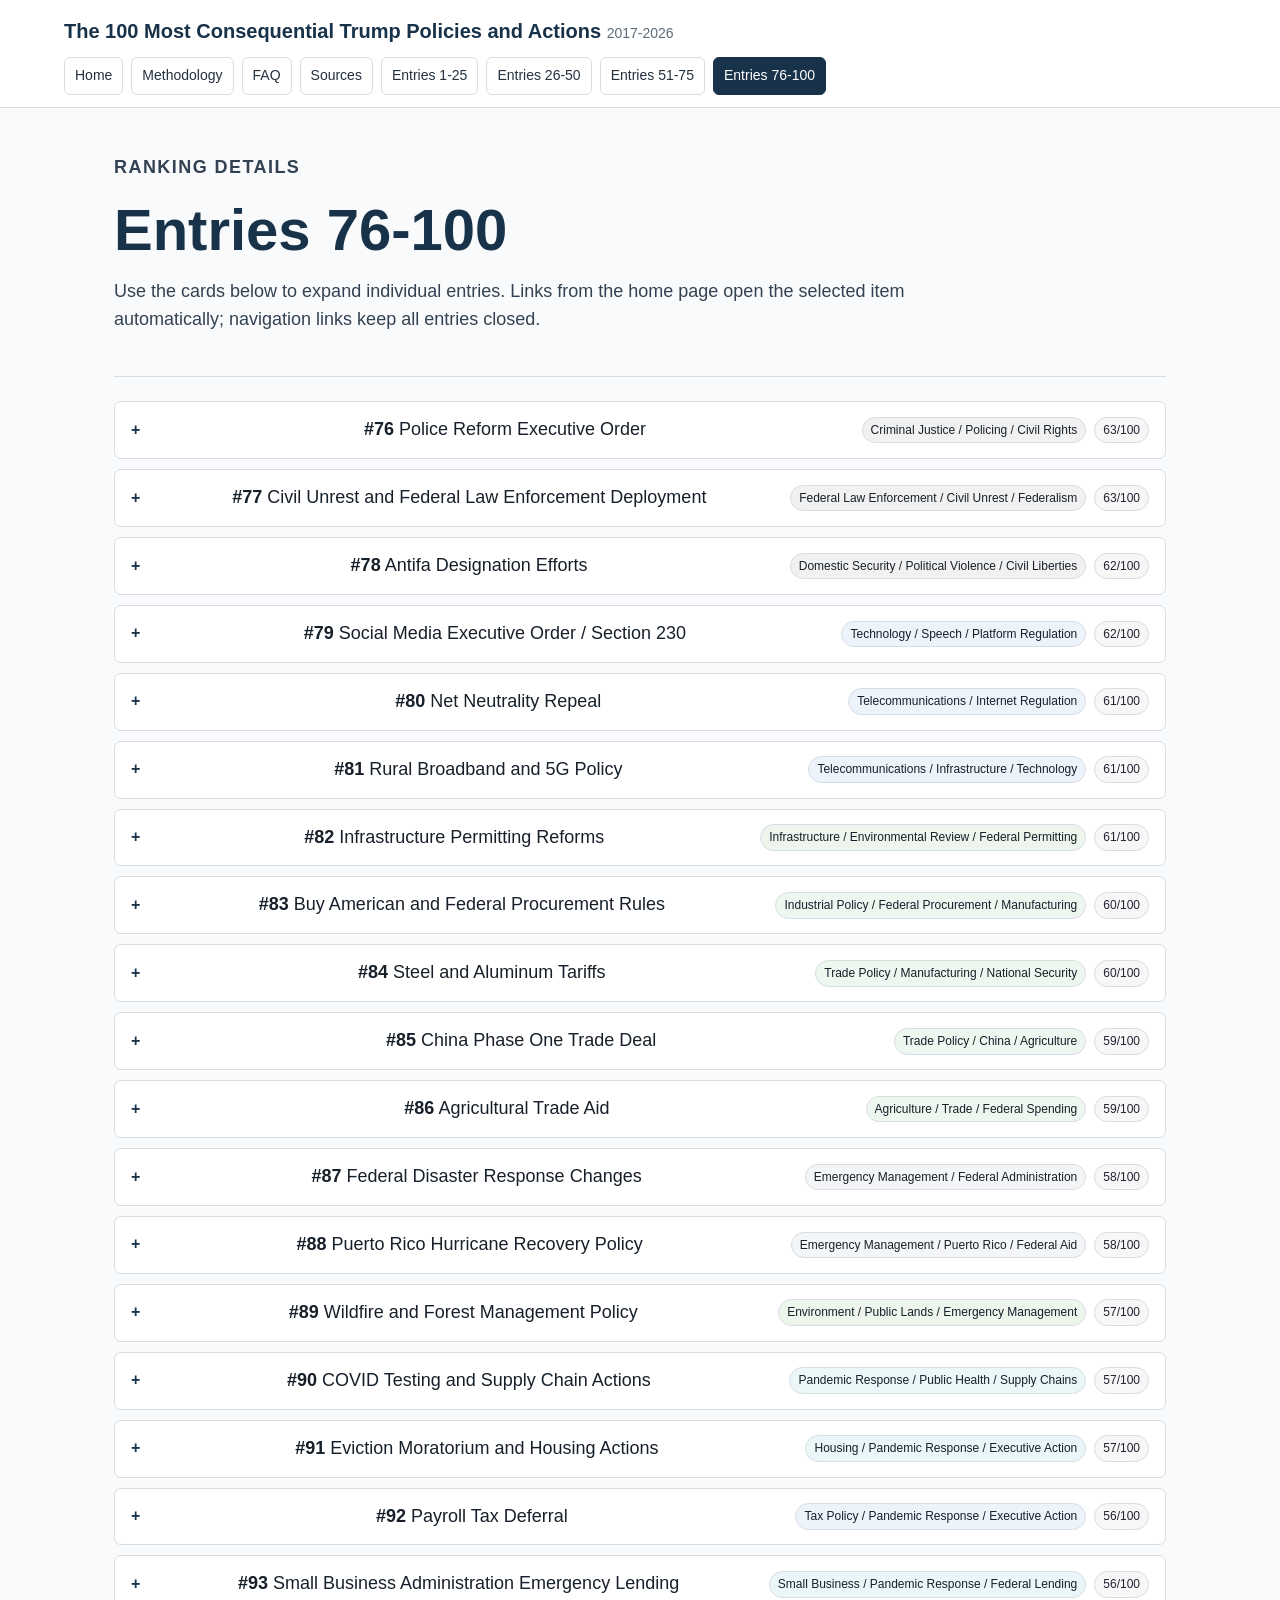
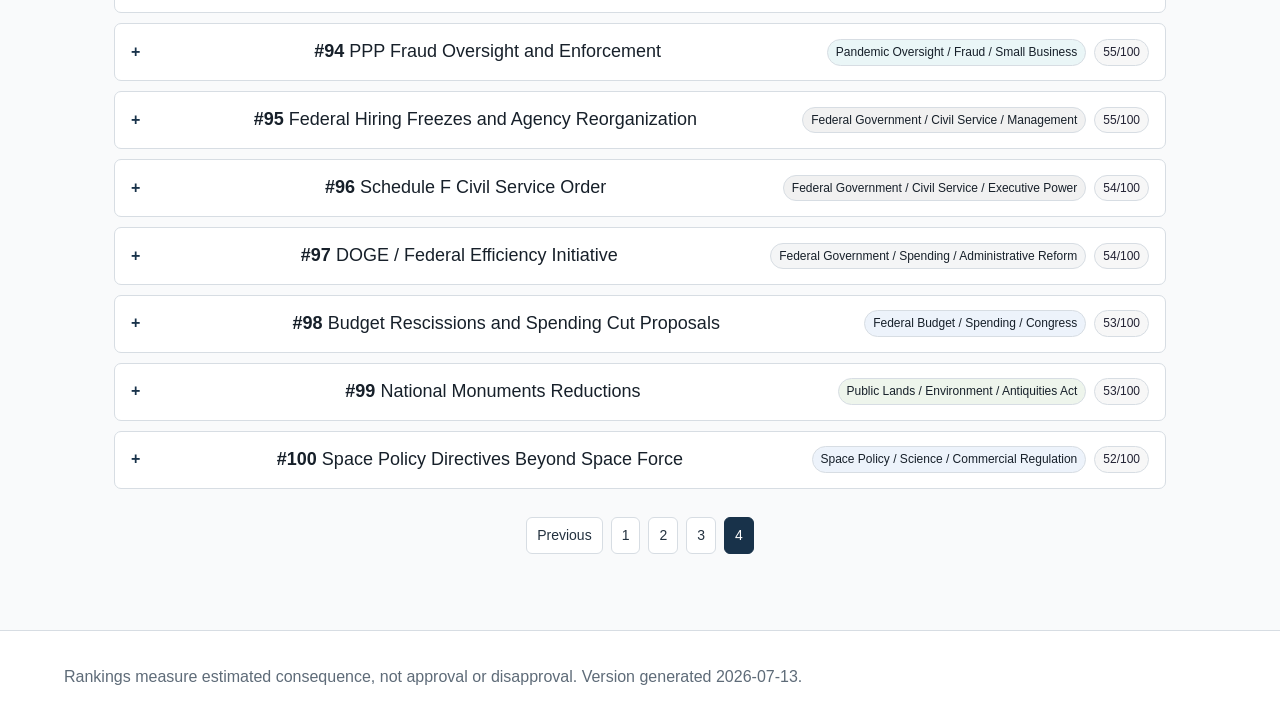
<file: entries-076-100.html>
<!doctype html>
<html lang="en">
<head>
  <!-- Google tag (gtag.js) -->
<script async src="https://www.googletagmanager.com/gtag/js?id=G-BQTNHB9WEV"></script>
<script>
  window.dataLayer = window.dataLayer || [];
  function gtag(){dataLayer.push(arguments);}
  gtag('js', new Date());

  gtag('config', 'G-BQTNHB9WEV');
</script>
  <meta charset="utf-8">
  <meta name="viewport" content="width=device-width, initial-scale=1">
  <title>Entries 76-100 | Trump Policies Ranked by Impact</title>
  <meta name="description" content="Detailed entries for entries 76-100 in the Trump impact ranking.">
  <link rel="stylesheet" href="assets/styles.css">
  
</head>
<body>
<header class="site-header">
  <a class="brand" href="index.html">The 100 Most Consequential Trump Policies and Actions <span>2017-2026</span></a>
  <nav class="site-nav" aria-label="Site navigation"><a href="index.html">Home</a>
<a href="methodology.html">Methodology</a>
<a href="faq.html">FAQ</a>
<a href="sources.html">Sources</a>
<a href="entries-001-025.html">Entries 1-25</a>
<a href="entries-026-050.html">Entries 26-50</a>
<a href="entries-051-075.html">Entries 51-75</a>
<a class="active" href="entries-076-100.html">Entries 76-100</a></nav>
</header>
<main>

<section class="page-title">
  <p class="eyebrow">Ranking details</p>
  <h1>Entries 76-100</h1>
  <p>Use the cards below to expand individual entries. Links from the home page open the selected item automatically; navigation links keep all entries closed.</p>
</section>
<section class="entries">

<article class="entry-card" data-rank="76" data-title="police reform executive order" data-category="criminal justice / policing / civil rights">
  <details id="rank-076">
    <summary>
      <span class="rank-title"><strong>#76</strong> Police Reform Executive Order</span>
      <span class="entry-meta"><span class="badge cat-judiciary">Criminal Justice / Policing / Civil Rights</span><span class="impact-pill">63/100</span></span>
    </summary>
    <div class="entry-body">
      <div class="entry-summary">
        <div>
          <h3>Overview</h3>
          <h4>What Happened</h4><p>In June 2020, following the murder of George Floyd and nationwide protests, President Trump issued an executive order on policing. The order encouraged law-enforcement agencies to pursue independent credentialing, restricted chokeholds except where deadly force is authorized, promoted information sharing about officers with misconduct records, and directed federal agencies to support training on de-escalation, use of force, and community engagement.</p><h4>Why It Happened</h4><p>The administration framed the order as a way to improve policing while rejecting calls to defund or sharply reduce police departments. It sought to acknowledge public concern over misconduct without accepting the broader progressive critique that American policing required structural transformation. The order also fit Trump&#x27;s emphasis on law and order during the 2020 campaign.</p><h4>Immediate Effects</h4><p>Immediate effects were more symbolic and administrative than sweeping. Federal grants and credentialing incentives could encourage some departments to change policies, but policing in the United States is mostly controlled by state and local governments. The order did not create a national use-of-force law, eliminate qualified immunity, or impose mandatory federal standards on all police departments.</p><h4>Long-Term Consequences</h4><p>The long-term significance is that the order marked the administration&#x27;s main federal response to one of the largest protest movements in modern U.S. history. It also exposed the limits of executive action in policing: presidents can influence federal incentives and rhetoric, but Congress, states, cities, unions, courts, and local departments control many of the most consequential rules.</p>
        </div>
        <aside>
          <div class="metric">
            <strong>Impact Score</strong>
            <span>63/100</span>
            <span class="scorebar" aria-label="Impact score 63 out of 100"><span style="width:63%"></span></span>
          </div>
          <div class="mini-block"><strong>Population Affected</strong><p>Police officers, local departments, protesters, communities affected by policing, civil-rights groups, federal grant recipients, and state and local governments.</p></div>
          <div class="mini-block"><strong>Economic Magnitude</strong><p>Moderate direct federal spending implications, but large social and institutional stakes because policing affects public safety, civil rights, lawsuits, municipal budgets, and community trust.</p></div>
        </aside>
      </div>
      <section class="analysis-grid">
        <div>
          <h3>Supportive Analysis</h3>
          <p>Supporters argued that the order offered practical reform without undermining police capacity during a period of rising public disorder and intense pressure on departments.</p>
<p>They viewed credentialing, better databases, and de-escalation training as targeted ways to reduce misconduct while preserving local control and officer discretion.</p>
<p>The strongest supportive argument is that the order tried to improve accountability without adopting policies supporters believed would weaken public safety or demoralize police.</p>
          <h4>Sources</h4>
          <ul class="source-list">
<li><a href="https://www.federalregister.gov/documents/2020/06/19/2020-13449/safe-policing-for-safe-communities" target="_blank" rel="noopener">Executive Order 13929: Safe Policing for Safe Communities</a> <span>federal_register</span></li>
<li><a href="https://www.justice.gov" target="_blank" rel="noopener">Department of Justice: Law Enforcement</a> <span>agency</span></li>
<li><a href="https://www.theiacp.org/" target="_blank" rel="noopener">International Association of Chiefs of Police</a> <span>law_enforcement</span></li>
<li><a href="https://fop.net/" target="_blank" rel="noopener">Fraternal Order of Police</a> <span>law_enforcement</span></li>
</ul>
        </div>
        <div>
          <h3>Critical Analysis</h3>
          <p>Critics argued that the order was too narrow for the scale of the problem and relied heavily on voluntary compliance rather than enforceable national standards.</p>
<p>Civil-rights advocates said it did not address qualified immunity, police-union contracts, racial profiling, militarization, or the federal role in pattern-or-practice investigations.</p>
<p>Some critics viewed it as a political response designed to avoid deeper reforms while presenting the administration as responsive to public anger.</p>
          <h4>Sources</h4>
          <ul class="source-list">
<li><a href="https://www.brennancenter.org/issues/ensure-every-american-can-vote/reform-policing" target="_blank" rel="noopener">Brennan Center: Police Reform</a> <span>research</span></li>
<li><a href="https://www.aclu.org/issues/criminal-law-reform/reforming-police" target="_blank" rel="noopener">ACLU: Police Practices</a> <span>civil_liberties</span></li>
<li><a href="https://www.naacpldf.org/issue/police-accountability/" target="_blank" rel="noopener">NAACP Legal Defense Fund: Policing Reform</a> <span>legal_advocacy</span></li>
<li><a href="https://crsreports.congress.gov/" target="_blank" rel="noopener">Congressional Research Service: Police Reform</a> <span>research</span></li>
</ul>
        </div>
      </section>
      <section class="why-rank">
        <h3>Why This Rank?</h3>
        <div class="why-grid">
          <div><h4>Overall</h4><p>Police Reform Executive Order ranks in this range because it affected a nationally important policy system but did not have the economy-wide or constitutional reach of the highest-ranked actions.</p><h4>Compared With Higher-Ranked Entries</h4><p>It ranks below Second Amendment policy because the gun-rights effects extend through courts and constitutional doctrine, while the policing order relied more on incentives.</p><h4>Compared With Lower-Ranked Entries</h4><p>It ranks above federal law-enforcement deployments because it was a nationwide policy response rather than a series of localized confrontations.</p><h4>Dominant Scoring Factors</h4><p>Historical significance and people affected drive the score; permanence and economic magnitude are more limited.</p></div>
          <table>
            <caption>Score Breakdown</caption>
            <tbody><tr><th>People Affected</th><td>62</td></tr><tr><th>Economic Magnitude</th><td>34</td></tr><tr><th>Institutional / Legal Permanence</th><td>50</td></tr><tr><th>Duration of Effects</th><td>48</td></tr><tr><th>International Impact</th><td>10</td></tr><tr><th>Historical Significance</th><td>62</td></tr></tbody>
          </table>
        </div>
      </section>
    </div>
  </details>
</article>


<article class="entry-card" data-rank="77" data-title="civil unrest and federal law enforcement deployment" data-category="federal law enforcement / civil unrest / federalism">
  <details id="rank-077">
    <summary>
      <span class="rank-title"><strong>#77</strong> Civil Unrest and Federal Law Enforcement Deployment</span>
      <span class="entry-meta"><span class="badge cat-judiciary">Federal Law Enforcement / Civil Unrest / Federalism</span><span class="impact-pill">63/100</span></span>
    </summary>
    <div class="entry-body">
      <div class="entry-summary">
        <div>
          <h3>Overview</h3>
          <h4>What Happened</h4><p>During 2020 protests and unrest, the Trump administration used federal law-enforcement personnel to protect federal property, respond to demonstrations, and confront what it described as violent disorder. Deployments involving DHS, U.S. Marshals, Park Police, and other federal personnel became especially controversial in Portland, Oregon, and Washington, D.C.</p><h4>Why It Happened</h4><p>The administration argued that local officials were failing to protect federal buildings, officers, and public order. The deployments fit Trump&#x27;s broader law-and-order message and his contention that federal authority was necessary when cities did not control riots, vandalism, or attacks on courthouses and monuments.</p><h4>Immediate Effects</h4><p>Immediate effects included confrontations with protesters, litigation, congressional inquiries, and national debate over federalism. Images of federal officers in tactical gear, use of tear gas or less-lethal munitions, and detentions near protest sites became defining symbols of the administration&#x27;s response.</p><h4>Long-Term Consequences</h4><p>Long-term, the episode raised durable questions about the use of federal force in domestic unrest. It also became a precedent cited in debates over when presidents may use federal officers, how clearly they must be identified, and whether deployment decisions can escalate rather than calm local conflict.</p>
        </div>
        <aside>
          <div class="metric">
            <strong>Impact Score</strong>
            <span>63/100</span>
            <span class="scorebar" aria-label="Impact score 63 out of 100"><span style="width:63%"></span></span>
          </div>
          <div class="mini-block"><strong>Population Affected</strong><p>Protesters, local residents, federal law-enforcement officers, city officials, federal agencies, civil-liberties groups, and communities affected by unrest.</p></div>
          <div class="mini-block"><strong>Economic Magnitude</strong><p>Direct fiscal costs were limited compared with major programs, but municipal damage, policing costs, lawsuits, and political effects were substantial.</p></div>
        </aside>
      </div>
      <section class="analysis-grid">
        <div>
          <h3>Supportive Analysis</h3>
          <p>Supporters argued that the federal government has a responsibility to protect courthouses, monuments, and federal officers when local officials cannot or will not do so.</p>
<p>They said sustained attacks on federal property are not ordinary protest and that visible federal action can deter violence and restore order.</p>
<p>The strongest supportive argument framed the deployments as defense of lawful federal authority during a period of exceptional unrest.</p>
          <h4>Sources</h4>
          <ul class="source-list">
<li><a href="https://www.dhs.gov/" target="_blank" rel="noopener">Department of Homeland Security</a> <span>agency</span></li>
<li><a href="https://www.usmarshals.gov/" target="_blank" rel="noopener">U.S. Marshals Service</a> <span>agency</span></li>
<li><a href="https://www.dhs.gov/federal-protective-service" target="_blank" rel="noopener">Federal Protective Service</a> <span>agency</span></li>
<li><a href="https://trumpwhitehouse.archives.gov/" target="_blank" rel="noopener">White House Archive: Law and Order Statements</a> <span>presidential_archive</span></li>
</ul>
        </div>
        <div>
          <h3>Critical Analysis</h3>
          <p>Critics argued that federal deployments escalated tensions, blurred lines between civil protest and domestic security operations, and infringed on First Amendment activity.</p>
<p>They objected to aggressive tactics, unclear identification, and federal intervention over local objections, arguing that the approach undermined local governance.</p>
<p>Civil-liberties groups warned that normalizing federal protest deployments could chill dissent and expand presidential power in domestic politics.</p>
          <h4>Sources</h4>
          <ul class="source-list">
<li><a href="https://www.oig.dhs.gov/" target="_blank" rel="noopener">DHS Office of Inspector General</a> <span>oversight</span></li>
<li><a href="https://www.aclu.org/issues/free-speech/rights-protesters" target="_blank" rel="noopener">ACLU: Protest Rights</a> <span>civil_liberties</span></li>
<li><a href="https://www.brennancenter.org/" target="_blank" rel="noopener">Brennan Center: Domestic Deployment of Federal Forces</a> <span>research</span></li>
<li><a href="https://crsreports.congress.gov/" target="_blank" rel="noopener">Congressional Research Service: Federal Law Enforcement and Civil Unrest</a> <span>research</span></li>
</ul>
        </div>
      </section>
      <section class="why-rank">
        <h3>Why This Rank?</h3>
        <div class="why-grid">
          <div><h4>Overall</h4><p>Civil Unrest and Federal Law Enforcement Deployment ranks in this range because it affected a nationally important policy system but did not have the economy-wide or constitutional reach of the highest-ranked actions.</p><h4>Compared With Higher-Ranked Entries</h4><p>It ranks below the police reform executive order because deployments were episodic and geographically concentrated.</p><h4>Compared With Lower-Ranked Entries</h4><p>It ranks above antifa designation efforts because federal deployments involved actual personnel and confrontations, not primarily rhetoric or proposed designations.</p><h4>Dominant Scoring Factors</h4><p>Historical significance and federalism implications drive the rank; direct economic effects are modest.</p></div>
          <table>
            <caption>Score Breakdown</caption>
            <tbody><tr><th>People Affected</th><td>55</td></tr><tr><th>Economic Magnitude</th><td>30</td></tr><tr><th>Institutional / Legal Permanence</th><td>45</td></tr><tr><th>Duration of Effects</th><td>42</td></tr><tr><th>International Impact</th><td>12</td></tr><tr><th>Historical Significance</th><td>65</td></tr></tbody>
          </table>
        </div>
      </section>
    </div>
  </details>
</article>


<article class="entry-card" data-rank="78" data-title="antifa designation efforts" data-category="domestic security / political violence / civil liberties">
  <details id="rank-078">
    <summary>
      <span class="rank-title"><strong>#78</strong> Antifa Designation Efforts</span>
      <span class="entry-meta"><span class="badge cat-judiciary">Domestic Security / Political Violence / Civil Liberties</span><span class="impact-pill">62/100</span></span>
    </summary>
    <div class="entry-body">
      <div class="entry-summary">
        <div>
          <h3>Overview</h3>
          <h4>What Happened</h4><p>During protests and unrest, President Trump and senior officials repeatedly described antifa as a major source of violence and announced interest in designating it as a terrorist organization. Because U.S. law does not provide the same domestic terrorist organization designation mechanism used for foreign groups, the effort became more significant as rhetoric and enforcement posture than as a durable legal classification.</p><h4>Why It Happened</h4><p>The administration argued that organized far-left violence, black-bloc tactics, attacks on police, and property destruction required a stronger federal response. Supporters believed antifa networks exploited lawful protests and that federal officials should treat political violence consistently regardless of ideology.</p><h4>Immediate Effects</h4><p>Immediate effects included investigative attention, public messaging, and pressure on law enforcement to distinguish peaceful protesters from violent actors. The proposal also collided with civil-liberties concerns because antifa is decentralized, ideologically broad, and not a membership organization in the way federal terrorist designations typically require.</p><h4>Long-Term Consequences</h4><p>The long-term significance is that the episode foreshadowed later disputes over how the United States defines domestic extremism. It also showed the limits of counterterrorism tools when political violence is domestic, loosely organized, and intertwined with protected speech and protest activity.</p>
        </div>
        <aside>
          <div class="metric">
            <strong>Impact Score</strong>
            <span>62/100</span>
            <span class="scorebar" aria-label="Impact score 62 out of 100"><span style="width:62%"></span></span>
          </div>
          <div class="mini-block"><strong>Population Affected</strong><p>Protesters, law-enforcement agencies, political activists, civil-liberties organizations, local governments, and communities affected by protest-related violence.</p></div>
          <div class="mini-block"><strong>Economic Magnitude</strong><p>Direct fiscal impact was limited; the larger stakes involved law-enforcement priorities, litigation risk, civil liberties, and public trust.</p></div>
        </aside>
      </div>
      <section class="analysis-grid">
        <div>
          <h3>Supportive Analysis</h3>
          <p>Supporters argued that political violence should not be excused because it occurs alongside protests or is committed by decentralized groups.</p>
<p>They said federal attention was necessary where local officials were reluctant to confront groups using intimidation, arson, or assaults against police.</p>
<p>The strongest supportive case was that domestic security policy must address violent extremism across ideologies, including far-left violence.</p>
          <h4>Sources</h4>
          <ul class="source-list">
<li><a href="https://trumpwhitehouse.archives.gov/" target="_blank" rel="noopener">White House Archive</a> <span>presidential_archive</span></li>
<li><a href="https://www.justice.gov/" target="_blank" rel="noopener">Department of Justice</a> <span>agency</span></li>
<li><a href="https://www.fbi.gov/investigate/terrorism" target="_blank" rel="noopener">FBI: Domestic Terrorism</a> <span>agency</span></li>
<li><a href="https://www.heritage.org/crime-and-justice" target="_blank" rel="noopener">Heritage Foundation: Domestic Extremism</a> <span>policy_analysis</span></li>
</ul>
        </div>
        <div>
          <h3>Critical Analysis</h3>
          <p>Critics argued that the proposal was legally confused because domestic groups cannot be designated like foreign terrorist organizations under existing law.</p>
<p>They warned that vague use of the antifa label could sweep in lawful protest, journalism, mutual-aid activity, or ideological association protected by the First Amendment.</p>
<p>Civil-liberties critics also said focusing on antifa risked politicizing domestic security while underplaying other extremist threats.</p>
          <h4>Sources</h4>
          <ul class="source-list">
<li><a href="https://crsreports.congress.gov/" target="_blank" rel="noopener">Congressional Research Service: Domestic Terrorism</a> <span>research</span></li>
<li><a href="https://www.brennancenter.org/issues/protect-liberty-security/domestic-terrorism" target="_blank" rel="noopener">Brennan Center: Domestic Terrorism Laws</a> <span>research</span></li>
<li><a href="https://www.aclu.org/issues/free-speech/rights-protesters" target="_blank" rel="noopener">ACLU: Protest and Surveillance</a> <span>civil_liberties</span></li>
<li><a href="https://www.csis.org/programs/international-security-program/transnational-threats-project" target="_blank" rel="noopener">Center for Strategic and International Studies: Domestic Terrorism</a> <span>research</span></li>
</ul>
        </div>
      </section>
      <section class="why-rank">
        <h3>Why This Rank?</h3>
        <div class="why-grid">
          <div><h4>Overall</h4><p>Antifa Designation Efforts ranks in this range because it affected a nationally important policy system but did not have the economy-wide or constitutional reach of the highest-ranked actions.</p><h4>Compared With Higher-Ranked Entries</h4><p>It ranks below federal law-enforcement deployments because designation efforts were less concrete than actual deployments.</p><h4>Compared With Lower-Ranked Entries</h4><p>It ranks above the social-media order because it played into domestic security, protest, and political violence debates during an acute national crisis.</p><h4>Dominant Scoring Factors</h4><p>Historical significance is the main driver; permanence and economic magnitude are low.</p></div>
          <table>
            <caption>Score Breakdown</caption>
            <tbody><tr><th>People Affected</th><td>42</td></tr><tr><th>Economic Magnitude</th><td>18</td></tr><tr><th>Institutional / Legal Permanence</th><td>34</td></tr><tr><th>Duration of Effects</th><td>35</td></tr><tr><th>International Impact</th><td>8</td></tr><tr><th>Historical Significance</th><td>58</td></tr></tbody>
          </table>
        </div>
      </section>
    </div>
  </details>
</article>


<article class="entry-card" data-rank="79" data-title="social media executive order / section 230" data-category="technology / speech / platform regulation">
  <details id="rank-079">
    <summary>
      <span class="rank-title"><strong>#79</strong> Social Media Executive Order / Section 230</span>
      <span class="entry-meta"><span class="badge cat-tech">Technology / Speech / Platform Regulation</span><span class="impact-pill">62/100</span></span>
    </summary>
    <div class="entry-body">
      <div class="entry-summary">
        <div>
          <h3>Overview</h3>
          <h4>What Happened</h4><p>In 2020, President Trump issued an executive order targeting online platform moderation after social-media companies added labels or enforcement actions to some of his posts. The order directed agencies to examine whether platforms should lose liability protections under Section 230 when they engaged in moderation the administration viewed as politically biased.</p><h4>Why It Happened</h4><p>The administration argued that dominant platforms had become gatekeepers of public discourse while claiming legal protections designed for neutral intermediaries. Supporters said companies should not be able to suppress political viewpoints while enjoying broad immunity from liability for user content.</p><h4>Immediate Effects</h4><p>Immediate effects included regulatory petitions, agency reviews, lawsuits, and intensified public debate over whether technology companies censor conservative speech. The order did not rewrite Section 230 by itself, because the statute is controlled by Congress and courts, but it moved platform regulation into the center of national politics.</p><h4>Long-Term Consequences</h4><p>Long-term significance is high because the conflict over online speech, misinformation, moderation, and platform power has only grown. The Trump order helped accelerate a bipartisan but divided debate: conservatives often focused on viewpoint discrimination, while liberals often focused on misinformation, hate speech, and platform accountability.</p>
        </div>
        <aside>
          <div class="metric">
            <strong>Impact Score</strong>
            <span>62/100</span>
            <span class="scorebar" aria-label="Impact score 62 out of 100"><span style="width:62%"></span></span>
          </div>
          <div class="mini-block"><strong>Population Affected</strong><p>Social-media users, technology companies, publishers, political campaigns, advertisers, journalists, regulators, and anyone whose speech or business depends on major platforms.</p></div>
          <div class="mini-block"><strong>Economic Magnitude</strong><p>Large indirect economic stakes because Section 230 underpins platform business models, content moderation systems, advertising markets, and online publishing.</p></div>
        </aside>
      </div>
      <section class="analysis-grid">
        <div>
          <h3>Supportive Analysis</h3>
          <p>Supporters argued that a few dominant platforms exercise enormous influence over political speech and should not receive special immunity while moderating in biased ways.</p>
<p>They said Section 230 was never intended to protect platforms that act like editors while avoiding publisher responsibility.</p>
<p>The strongest supportive argument connected free expression to market power: when online platforms become essential infrastructure, moderation decisions can affect democratic debate.</p>
          <h4>Sources</h4>
          <ul class="source-list">
<li><a href="https://www.federalregister.gov/documents/2020/06/02/2020-12030/preventing-online-censorship" target="_blank" rel="noopener">Executive Order 13925: Preventing Online Censorship</a> <span>federal_register</span></li>
<li><a href="https://www.fcc.gov/" target="_blank" rel="noopener">FCC: Section 230</a> <span>agency</span></li>
<li><a href="https://www.ftc.gov/" target="_blank" rel="noopener">Federal Trade Commission</a> <span>agency</span></li>
<li><a href="https://www.heritage.org/technology" target="_blank" rel="noopener">Heritage Foundation: Section 230</a> <span>policy_analysis</span></li>
</ul>
        </div>
        <div>
          <h3>Critical Analysis</h3>
          <p>Critics argued that the order threatened private companies&#x27; First Amendment rights to moderate their own services.</p>
<p>Technology-law experts warned that weakening Section 230 could lead platforms to remove more content, host more harmful content, or restrict user posting to reduce legal risk.</p>
<p>Critics also said the order was retaliatory, triggered by presidential anger at fact-checking rather than a neutral regulatory process.</p>
          <h4>Sources</h4>
          <ul class="source-list">
<li><a href="https://www.eff.org/issues/cda230" target="_blank" rel="noopener">Electronic Frontier Foundation: Section 230</a> <span>digital_rights</span></li>
<li><a href="https://www.brookings.edu/topic/technology-innovation/" target="_blank" rel="noopener">Brookings: Section 230</a> <span>research</span></li>
<li><a href="https://crsreports.congress.gov/" target="_blank" rel="noopener">Congressional Research Service: Section 230</a> <span>research</span></li>
<li><a href="https://knightcolumbia.org/" target="_blank" rel="noopener">Knight First Amendment Institute</a> <span>legal_research</span></li>
</ul>
        </div>
      </section>
      <section class="why-rank">
        <h3>Why This Rank?</h3>
        <div class="why-grid">
          <div><h4>Overall</h4><p>Social Media Executive Order / Section 230 ranks in this range because it affected a nationally important policy system but did not have the economy-wide or constitutional reach of the highest-ranked actions.</p><h4>Compared With Higher-Ranked Entries</h4><p>It ranks below antifa designation efforts because those occurred amid physical unrest and domestic-security debate.</p><h4>Compared With Lower-Ranked Entries</h4><p>It ranks above net neutrality repeal because Section 230 and platform moderation became central to national politics and speech governance.</p><h4>Dominant Scoring Factors</h4><p>People affected and historical significance drive the score; legal permanence was limited because the executive order could not rewrite the statute.</p></div>
          <table>
            <caption>Score Breakdown</caption>
            <tbody><tr><th>People Affected</th><td>70</td></tr><tr><th>Economic Magnitude</th><td>42</td></tr><tr><th>Institutional / Legal Permanence</th><td>40</td></tr><tr><th>Duration of Effects</th><td>45</td></tr><tr><th>International Impact</th><td>20</td></tr><tr><th>Historical Significance</th><td>62</td></tr></tbody>
          </table>
        </div>
      </section>
    </div>
  </details>
</article>


<article class="entry-card" data-rank="80" data-title="net neutrality repeal" data-category="telecommunications / internet regulation">
  <details id="rank-080">
    <summary>
      <span class="rank-title"><strong>#80</strong> Net Neutrality Repeal</span>
      <span class="entry-meta"><span class="badge cat-tech">Telecommunications / Internet Regulation</span><span class="impact-pill">61/100</span></span>
    </summary>
    <div class="entry-body">
      <div class="entry-summary">
        <div>
          <h3>Overview</h3>
          <h4>What Happened</h4><p>In 2017, the Federal Communications Commission voted to repeal the 2015 Open Internet Order, which had classified broadband internet access as a telecommunications service under Title II of the Communications Act. The repeal, called Restoring Internet Freedom by the FCC, removed federal rules against blocking, throttling, and paid prioritization under that framework.</p><h4>Why It Happened</h4><p>The FCC majority argued that Title II regulation discouraged broadband investment and imposed utility-style oversight on a dynamic internet market. Supporters said transparency rules and antitrust or consumer-protection law were better tools than common-carrier regulation.</p><h4>Immediate Effects</h4><p>Immediate effects were regulatory and political. Internet providers no longer faced the same federal net neutrality obligations, while states, advocacy groups, and later administrations pursued their own rules or reversals. Consumers did not see an immediate, uniform transformation of internet service, but the legal baseline changed.</p><h4>Long-Term Consequences</h4><p>The long-term significance is that net neutrality became a recurring regulatory pendulum. The repeal affected investment debates, state authority, federal preemption, and the legal classification of broadband. It remains one of the clearest examples of how FCC composition can reshape internet governance.</p>
        </div>
        <aside>
          <div class="metric">
            <strong>Impact Score</strong>
            <span>61/100</span>
            <span class="scorebar" aria-label="Impact score 61 out of 100"><span style="width:61%"></span></span>
          </div>
          <div class="mini-block"><strong>Population Affected</strong><p>Internet users, broadband providers, streaming services, online businesses, state regulators, schools, rural communities, and digital-rights groups.</p></div>
          <div class="mini-block"><strong>Economic Magnitude</strong><p>Large sectoral stakes involving broadband investment, internet services, content delivery, compliance costs, and platform competition.</p></div>
        </aside>
      </div>
      <section class="analysis-grid">
        <div>
          <h3>Supportive Analysis</h3>
          <p>Supporters argued that the internet grew successfully before Title II regulation and that heavy-handed rules could reduce incentives for broadband deployment.</p>
<p>They said broadband providers should disclose practices but retain flexibility to manage networks and offer differentiated services.</p>
<p>The strongest supportive case framed repeal as restoring a lighter regulatory model that encourages investment and innovation.</p>
          <h4>Sources</h4>
          <ul class="source-list">
<li><a href="https://www.fcc.gov/restoring-internet-freedom" target="_blank" rel="noopener">FCC: Restoring Internet Freedom Order</a> <span>agency</span></li>
<li><a href="https://www.federalregister.gov/documents/2018/02/22/2018-03464/restoring-internet-freedom" target="_blank" rel="noopener">Federal Register: Restoring Internet Freedom</a> <span>federal_register</span></li>
<li><a href="https://ustelecom.org/" target="_blank" rel="noopener">USTelecom: Broadband Policy</a> <span>industry</span></li>
<li><a href="https://www.aei.org/technology-and-innovation/" target="_blank" rel="noopener">American Enterprise Institute: Net Neutrality</a> <span>policy_analysis</span></li>
</ul>
        </div>
        <div>
          <h3>Critical Analysis</h3>
          <p>Critics argued that without enforceable rules, broadband providers could favor their own services, disadvantage competitors, or create paid fast lanes.</p>
<p>Digital-rights groups said internet access functions like essential infrastructure and should not depend only on market discipline in areas with limited competition.</p>
<p>Critics also warned that repeal created uncertainty as states and future FCC majorities tried to restore protections.</p>
          <h4>Sources</h4>
          <ul class="source-list">
<li><a href="https://www.eff.org/issues/net-neutrality" target="_blank" rel="noopener">Electronic Frontier Foundation: Net Neutrality</a> <span>digital_rights</span></li>
<li><a href="https://www.freepress.net/issues/free-open-internet/net-neutrality" target="_blank" rel="noopener">Free Press: Net Neutrality</a> <span>advocacy</span></li>
<li><a href="https://publicknowledge.org/policy/net-neutrality/" target="_blank" rel="noopener">Public Knowledge: Net Neutrality</a> <span>policy_analysis</span></li>
<li><a href="https://crsreports.congress.gov/" target="_blank" rel="noopener">Congressional Research Service: Net Neutrality</a> <span>research</span></li>
</ul>
        </div>
      </section>
      <section class="why-rank">
        <h3>Why This Rank?</h3>
        <div class="why-grid">
          <div><h4>Overall</h4><p>Net Neutrality Repeal ranks in this range because it affected a nationally important policy system but did not have the economy-wide or constitutional reach of the highest-ranked actions.</p><h4>Compared With Higher-Ranked Entries</h4><p>It ranks below Section 230 because platform-moderation fights became more politically central and legally expansive.</p><h4>Compared With Lower-Ranked Entries</h4><p>It ranks above rural broadband and 5G policy because net neutrality changed the legal framework for broadband regulation nationwide.</p><h4>Dominant Scoring Factors</h4><p>People affected and economic magnitude drive the rank; permanence is limited by FCC reversals.</p></div>
          <table>
            <caption>Score Breakdown</caption>
            <tbody><tr><th>People Affected</th><td>72</td></tr><tr><th>Economic Magnitude</th><td>50</td></tr><tr><th>Institutional / Legal Permanence</th><td>45</td></tr><tr><th>Duration of Effects</th><td>48</td></tr><tr><th>International Impact</th><td>10</td></tr><tr><th>Historical Significance</th><td>57</td></tr></tbody>
          </table>
        </div>
      </section>
    </div>
  </details>
</article>


<article class="entry-card" data-rank="81" data-title="rural broadband and 5g policy" data-category="telecommunications / infrastructure / technology">
  <details id="rank-081">
    <summary>
      <span class="rank-title"><strong>#81</strong> Rural Broadband and 5G Policy</span>
      <span class="entry-meta"><span class="badge cat-tech">Telecommunications / Infrastructure / Technology</span><span class="impact-pill">61/100</span></span>
    </summary>
    <div class="entry-body">
      <div class="entry-summary">
        <div>
          <h3>Overview</h3>
          <h4>What Happened</h4><p>Trump-era telecommunications policy included efforts to expand rural broadband funding, streamline wireless infrastructure deployment, free spectrum for 5G, and accelerate the buildout of next-generation networks. The FCC played a central role through auctions, subsidy programs, and deregulatory actions affecting small cells, pole attachments, and rural providers.</p><h4>Why It Happened</h4><p>The administration argued that broadband access is essential for economic opportunity, telemedicine, education, precision agriculture, and national competitiveness. 5G was also framed as a strategic competition with China, especially as disputes over Huawei and network security intensified.</p><h4>Immediate Effects</h4><p>Immediate effects included major FCC auctions, rural funding commitments, and regulatory fights with state and local governments over siting authority and fees. The policies did not close the rural digital divide, but they directed federal attention toward broadband as infrastructure rather than luxury service.</p><h4>Long-Term Consequences</h4><p>Long-term significance is tied to whether broadband becomes universal infrastructure comparable to electricity or highways. The pandemic later reinforced the importance of reliable internet for work, school, health care, and government services, making the Trump-era broadband and 5G efforts part of a longer policy arc.</p>
        </div>
        <aside>
          <div class="metric">
            <strong>Impact Score</strong>
            <span>61/100</span>
            <span class="scorebar" aria-label="Impact score 61 out of 100"><span style="width:61%"></span></span>
          </div>
          <div class="mini-block"><strong>Population Affected</strong><p>Rural households, schools, farmers, telehealth patients, broadband providers, wireless carriers, local governments, equipment vendors, and national-security agencies.</p></div>
          <div class="mini-block"><strong>Economic Magnitude</strong><p>Billions of dollars in broadband subsidies, spectrum value, private network investment, and downstream economic effects from connectivity.</p></div>
        </aside>
      </div>
      <section class="analysis-grid">
        <div>
          <h3>Supportive Analysis</h3>
          <p>Supporters argued that federal policy needed to accelerate deployment in rural and underserved areas where market incentives alone were insufficient.</p>
<p>They said faster 5G rollout would support innovation, manufacturing, autonomous systems, telemedicine, and competition with China.</p>
<p>The strongest supportive case linked broadband access to basic economic participation in modern life.</p>
          <h4>Sources</h4>
          <ul class="source-list">
<li><a href="https://www.fcc.gov/auction/904" target="_blank" rel="noopener">FCC: Rural Digital Opportunity Fund</a> <span>agency_program</span></li>
<li><a href="https://www.fcc.gov/5G" target="_blank" rel="noopener">FCC: 5G FAST Plan</a> <span>agency</span></li>
<li><a href="https://www.usda.gov/reconnect" target="_blank" rel="noopener">USDA ReConnect Program</a> <span>agency_program</span></li>
<li><a href="https://www.ctia.org/5g" target="_blank" rel="noopener">CTIA: 5G</a> <span>industry</span></li>
</ul>
        </div>
        <div>
          <h3>Critical Analysis</h3>
          <p>Critics argued that subsidy programs sometimes overstated coverage, funded weak applicants, or relied on inaccurate broadband maps.</p>
<p>Local governments objected that federal streamlining could limit their ability to manage public rights-of-way, aesthetics, safety, and fees.</p>
<p>Critics also said rural connectivity requires affordability and adoption programs, not just network availability.</p>
          <h4>Sources</h4>
          <ul class="source-list">
<li><a href="https://www.gao.gov/broadband" target="_blank" rel="noopener">GAO: Broadband</a> <span>oversight</span></li>
<li><a href="https://crsreports.congress.gov/" target="_blank" rel="noopener">Congressional Research Service: Broadband Deployment</a> <span>research</span></li>
<li><a href="https://www.benton.org/" target="_blank" rel="noopener">Benton Institute for Broadband &amp; Society</a> <span>policy_research</span></li>
<li><a href="https://www.pewtrusts.org/en/projects/broadband-access-initiative" target="_blank" rel="noopener">Pew: Broadband Access Initiative</a> <span>research</span></li>
</ul>
        </div>
      </section>
      <section class="why-rank">
        <h3>Why This Rank?</h3>
        <div class="why-grid">
          <div><h4>Overall</h4><p>Rural Broadband and 5G Policy ranks in this range because it affected a nationally important policy system but did not have the economy-wide or constitutional reach of the highest-ranked actions.</p><h4>Compared With Higher-Ranked Entries</h4><p>It ranks below net neutrality because it did not redefine the legal status of broadband service nationwide.</p><h4>Compared With Lower-Ranked Entries</h4><p>It ranks above infrastructure permitting reforms here because broadband and 5G touched households, national technology competition, and rural economies directly.</p><h4>Dominant Scoring Factors</h4><p>People affected, economic magnitude, and duration drive the rank.</p></div>
          <table>
            <caption>Score Breakdown</caption>
            <tbody><tr><th>People Affected</th><td>60</td></tr><tr><th>Economic Magnitude</th><td>56</td></tr><tr><th>Institutional / Legal Permanence</th><td>52</td></tr><tr><th>Duration of Effects</th><td>60</td></tr><tr><th>International Impact</th><td>22</td></tr><tr><th>Historical Significance</th><td>55</td></tr></tbody>
          </table>
        </div>
      </section>
    </div>
  </details>
</article>


<article class="entry-card" data-rank="82" data-title="infrastructure permitting reforms" data-category="infrastructure / environmental review / federal permitting">
  <details id="rank-082">
    <summary>
      <span class="rank-title"><strong>#82</strong> Infrastructure Permitting Reforms</span>
      <span class="entry-meta"><span class="badge cat-energy">Infrastructure / Environmental Review / Federal Permitting</span><span class="impact-pill">61/100</span></span>
    </summary>
    <div class="entry-body">
      <div class="entry-summary">
        <div>
          <h3>Overview</h3>
          <h4>What Happened</h4><p>This entry captures infrastructure-focused permitting reforms not already covered in the broader federal permitting entry. The administration emphasized roads, bridges, pipelines, water projects, ports, and energy infrastructure, arguing that environmental reviews and multi-agency approvals often delayed construction for years.</p><h4>Why It Happened</h4><p>Officials argued that a project can be effectively killed by delay even when it is never formally rejected. The administration promoted a One Federal Decision approach, lead-agency coordination, and tighter review timelines to make approvals more predictable.</p><h4>Immediate Effects</h4><p>Immediate effects included new agency procedures, disputes over NEPA scope, litigation, and stronger political attention to permitting as a bottleneck. Developers welcomed predictability, while environmental and community groups warned that speed could come at the expense of scrutiny.</p><h4>Long-Term Consequences</h4><p>Long-term consequences include a lasting bipartisan recognition that permitting is central to infrastructure delivery. Later debates over clean energy, transmission lines, mining, and transportation continued to wrestle with the same tension between faster building and public review.</p>
        </div>
        <aside>
          <div class="metric">
            <strong>Impact Score</strong>
            <span>61/100</span>
            <span class="scorebar" aria-label="Impact score 61 out of 100"><span style="width:61%"></span></span>
          </div>
          <div class="mini-block"><strong>Population Affected</strong><p>Project developers, construction workers, transportation agencies, local communities, environmental reviewers, Tribal governments, and infrastructure users.</p></div>
          <div class="mini-block"><strong>Economic Magnitude</strong><p>Potentially large because permitting affects multibillion-dollar infrastructure projects, even though the reforms themselves were procedural.</p></div>
        </aside>
      </div>
      <section class="analysis-grid">
        <div>
          <h3>Supportive Analysis</h3>
          <p>Supporters argued that environmental review should not take longer than construction and that uncertainty raises costs for public and private projects.</p>
<p>They said coordinated agency review can prevent duplicative paperwork while preserving substantive environmental analysis.</p>
<p>The strongest supportive case is practical: infrastructure policy fails if approved money cannot be turned into completed projects.</p>
          <h4>Sources</h4>
          <ul class="source-list">
<li><a href="https://www.federalregister.gov/documents/2017/08/24/2017-18134/establishing-discipline-and-accountability-in-the-environmental-review-and-permitting-process-for" target="_blank" rel="noopener">Executive Order 13807</a> <span>federal_register</span></li>
<li><a href="https://www.permits.performance.gov/" target="_blank" rel="noopener">Permitting Dashboard</a> <span>agency_program</span></li>
<li><a href="https://ceq.doe.gov/" target="_blank" rel="noopener">Council on Environmental Quality: NEPA</a> <span>agency</span></li>
<li><a href="https://www.uschamber.com/infrastructure/permitting-reform" target="_blank" rel="noopener">U.S. Chamber of Commerce: Permitting Reform</a> <span>business</span></li>
</ul>
        </div>
        <div>
          <h3>Critical Analysis</h3>
          <p>Critics argued that faster approvals can reduce the ability of local communities and tribes to shape projects that affect them.</p>
<p>Environmental groups said review delays often reflect complex project impacts, weak applications, or underfunded agencies rather than unnecessary red tape.</p>
<p>Critics also warned that limiting alternatives analysis can lead to worse siting decisions and more litigation later.</p>
          <h4>Sources</h4>
          <ul class="source-list">
<li><a href="https://www.nrdc.org/issues/protecting-national-environmental-policy-act" target="_blank" rel="noopener">NRDC: NEPA</a> <span>advocacy_research</span></li>
<li><a href="https://earthjustice.org/feature/national-environmental-policy-act" target="_blank" rel="noopener">Earthjustice: NEPA</a> <span>legal_advocacy</span></li>
<li><a href="https://www.gao.gov/" target="_blank" rel="noopener">GAO: Infrastructure Permitting</a> <span>oversight</span></li>
<li><a href="https://crsreports.congress.gov/" target="_blank" rel="noopener">Congressional Research Service: NEPA</a> <span>research</span></li>
</ul>
        </div>
      </section>
      <section class="why-rank">
        <h3>Why This Rank?</h3>
        <div class="why-grid">
          <div><h4>Overall</h4><p>Infrastructure Permitting Reforms ranks in this range because it affected a nationally important policy system but did not have the economy-wide or constitutional reach of the highest-ranked actions.</p><h4>Compared With Higher-Ranked Entries</h4><p>It ranks below rural broadband because broadband policy more directly affected households and communications infrastructure.</p><h4>Compared With Lower-Ranked Entries</h4><p>It ranks above Buy American procurement because permitting affects whether many types of projects can be built at all.</p><h4>Dominant Scoring Factors</h4><p>Economic magnitude is the strongest factor; legal permanence depends on later regulatory revisions.</p></div>
          <table>
            <caption>Score Breakdown</caption>
            <tbody><tr><th>People Affected</th><td>58</td></tr><tr><th>Economic Magnitude</th><td>70</td></tr><tr><th>Institutional / Legal Permanence</th><td>58</td></tr><tr><th>Duration of Effects</th><td>60</td></tr><tr><th>International Impact</th><td>20</td></tr><tr><th>Historical Significance</th><td>56</td></tr></tbody>
          </table>
        </div>
      </section>
    </div>
  </details>
</article>


<article class="entry-card" data-rank="83" data-title="buy american and federal procurement rules" data-category="industrial policy / federal procurement / manufacturing">
  <details id="rank-083">
    <summary>
      <span class="rank-title"><strong>#83</strong> Buy American and Federal Procurement Rules</span>
      <span class="entry-meta"><span class="badge cat-trade">Industrial Policy / Federal Procurement / Manufacturing</span><span class="impact-pill">60/100</span></span>
    </summary>
    <div class="entry-body">
      <div class="entry-summary">
        <div>
          <h3>Overview</h3>
          <h4>What Happened</h4><p>Trump-era procurement policy emphasized buying American-made goods, reviewing waivers, increasing domestic-content thresholds, and using federal purchasing as a tool of industrial policy. Executive orders directed agencies to favor U.S.-made products and reduce reliance on foreign suppliers where possible.</p><h4>Why It Happened</h4><p>The administration argued that federal spending should support American workers, manufacturing capacity, and national security. Buy American policy fit the broader critique of globalization, trade deficits, and supply-chain dependence that shaped tariffs and China policy.</p><h4>Immediate Effects</h4><p>Immediate effects included agency reviews, contractor compliance questions, and closer scrutiny of waivers. The policies did not remake federal procurement overnight, because supply chains are complex and many statutory exceptions already exist. Still, they signaled a shift from lowest-cost procurement toward resilience and domestic preference.</p><h4>Long-Term Consequences</h4><p>The long-term significance is that Buy American became part of a bipartisan industrial-policy revival. Later administrations expanded domestic-content rules, showing that Trump&#x27;s procurement nationalism helped move the policy center of gravity toward supply-chain resilience and manufacturing strategy.</p>
        </div>
        <aside>
          <div class="metric">
            <strong>Impact Score</strong>
            <span>60/100</span>
            <span class="scorebar" aria-label="Impact score 60 out of 100"><span style="width:60%"></span></span>
          </div>
          <div class="mini-block"><strong>Population Affected</strong><p>Federal contractors, manufacturers, workers, agencies, infrastructure suppliers, foreign trading partners, and taxpayers.</p></div>
          <div class="mini-block"><strong>Economic Magnitude</strong><p>Large procurement implications because federal purchasing totals hundreds of billions annually, though effects vary by sector and contract.</p></div>
        </aside>
      </div>
      <section class="analysis-grid">
        <div>
          <h3>Supportive Analysis</h3>
          <p>Supporters argued that taxpayer dollars should strengthen domestic industry instead of subsidizing foreign competitors.</p>
<p>They said procurement rules can protect strategic supply chains and maintain manufacturing capacity that markets alone may offshore.</p>
<p>The strongest supportive case connects procurement to national resilience: government should know where essential goods come from before a crisis.</p>
          <h4>Sources</h4>
          <ul class="source-list">
<li><a href="https://www.federalregister.gov/documents/2017/04/21/2017-08311/buy-american-and-hire-american" target="_blank" rel="noopener">Executive Order 13788: Buy American and Hire American</a> <span>federal_register</span></li>
<li><a href="https://www.acquisition.gov/browse/index/far" target="_blank" rel="noopener">Federal Acquisition Regulation</a> <span>agency_policy</span></li>
<li><a href="https://www.whitehouse.gov/omb/management/made-in-america/" target="_blank" rel="noopener">Made in America Office</a> <span>agency_context</span></li>
<li><a href="https://www.americanmanufacturing.org/" target="_blank" rel="noopener">Alliance for American Manufacturing</a> <span>policy_analysis</span></li>
</ul>
        </div>
        <div>
          <h3>Critical Analysis</h3>
          <p>Critics argued that domestic preferences can raise costs for taxpayers, slow projects, and invite retaliation from trading partners.</p>
<p>They also warned that strict rules may be impractical when U.S. supply chains lack capacity or rely on imported components.</p>
<p>A further criticism is that procurement nationalism can become symbolic if agencies continue issuing waivers or if final assembly masks foreign inputs.</p>
          <h4>Sources</h4>
          <ul class="source-list">
<li><a href="https://www.gao.gov/" target="_blank" rel="noopener">Government Accountability Office: Buy American Act</a> <span>oversight</span></li>
<li><a href="https://crsreports.congress.gov/" target="_blank" rel="noopener">Congressional Research Service: Buy American</a> <span>research</span></li>
<li><a href="https://www.piie.com/" target="_blank" rel="noopener">Peterson Institute: Buy American</a> <span>economic_research</span></li>
<li><a href="https://www.cato.org/" target="_blank" rel="noopener">Cato Institute: Buy American</a> <span>policy_analysis</span></li>
</ul>
        </div>
      </section>
      <section class="why-rank">
        <h3>Why This Rank?</h3>
        <div class="why-grid">
          <div><h4>Overall</h4><p>Buy American and Federal Procurement Rules ranks in this range because it affected a nationally important policy system but did not have the economy-wide or constitutional reach of the highest-ranked actions.</p><h4>Compared With Higher-Ranked Entries</h4><p>It ranks below infrastructure permitting because procurement affects purchasing choices but not all project approvals.</p><h4>Compared With Lower-Ranked Entries</h4><p>It ranks above steel and aluminum tariffs here because procurement rules apply broadly across federal agencies.</p><h4>Dominant Scoring Factors</h4><p>Economic magnitude and duration drive the ranking; international impact is moderate because trading partners can object.</p></div>
          <table>
            <caption>Score Breakdown</caption>
            <tbody><tr><th>People Affected</th><td>52</td></tr><tr><th>Economic Magnitude</th><td>58</td></tr><tr><th>Institutional / Legal Permanence</th><td>52</td></tr><tr><th>Duration of Effects</th><td>58</td></tr><tr><th>International Impact</th><td>35</td></tr><tr><th>Historical Significance</th><td>56</td></tr></tbody>
          </table>
        </div>
      </section>
    </div>
  </details>
</article>


<article class="entry-card" data-rank="84" data-title="steel and aluminum tariffs" data-category="trade policy / manufacturing / national security">
  <details id="rank-084">
    <summary>
      <span class="rank-title"><strong>#84</strong> Steel and Aluminum Tariffs</span>
      <span class="entry-meta"><span class="badge cat-trade">Trade Policy / Manufacturing / National Security</span><span class="impact-pill">60/100</span></span>
    </summary>
    <div class="entry-body">
      <div class="entry-summary">
        <div>
          <h3>Overview</h3>
          <h4>What Happened</h4><p>In 2018, the Trump administration imposed tariffs on imported steel and aluminum using Section 232 of the Trade Expansion Act, arguing that reliance on foreign metals threatened national security. The tariffs applied broadly at first, including to allies, though exemptions and quota arrangements later varied by country.</p><h4>Why It Happened</h4><p>The administration argued that domestic steel and aluminum capacity is essential for defense, infrastructure, and industrial resilience. Supporters saw the tariffs as a long-overdue response to global overcapacity, especially from China, and to unfair trade practices that had weakened U.S. producers.</p><h4>Immediate Effects</h4><p>Immediate effects included higher costs for metal-consuming industries, retaliation from trading partners, negotiations over exemptions, and renewed investment or price support for some domestic producers. Manufacturers using steel and aluminum often objected that tariffs raised input costs and reduced competitiveness.</p><h4>Long-Term Consequences</h4><p>The long-term significance is that Section 232 tariffs normalized national-security arguments for economic protection in sectors beyond defense procurement. They also strained relations with allies and blurred the distinction between trade policy and security policy.</p>
        </div>
        <aside>
          <div class="metric">
            <strong>Impact Score</strong>
            <span>60/100</span>
            <span class="scorebar" aria-label="Impact score 60 out of 100"><span style="width:60%"></span></span>
          </div>
          <div class="mini-block"><strong>Population Affected</strong><p>Steel and aluminum workers, manufacturers, construction firms, automakers, consumers, exporters affected by retaliation, trading partners, and defense suppliers.</p></div>
          <div class="mini-block"><strong>Economic Magnitude</strong><p>Tens of billions in trade flows, tariff collections, price effects, and downstream manufacturing costs.</p></div>
        </aside>
      </div>
      <section class="analysis-grid">
        <div>
          <h3>Supportive Analysis</h3>
          <p>Supporters argued that steel and aluminum are foundational industries needed for defense readiness, infrastructure, and industrial independence.</p>
<p>They said years of global overcapacity and unfair trade had hollowed out U.S. production and required stronger action than ordinary trade cases.</p>
<p>The strongest supportive argument is that market prices alone do not capture the strategic cost of losing domestic metals capacity.</p>
          <h4>Sources</h4>
          <ul class="source-list">
<li><a href="https://www.commerce.gov/issues/trade-enforcement/section-232-steel" target="_blank" rel="noopener">Commerce Department: Section 232 Steel and Aluminum</a> <span>agency</span></li>
<li><a href="https://www.federalregister.gov/documents/2018/03/15/2018-05477/adjusting-imports-of-steel-into-the-united-states" target="_blank" rel="noopener">Federal Register: Steel Import Tariffs</a> <span>federal_register</span></li>
<li><a href="https://www.federalregister.gov/documents/2018/03/15/2018-05478/adjusting-imports-of-aluminum-into-the-united-states" target="_blank" rel="noopener">Federal Register: Aluminum Import Tariffs</a> <span>federal_register</span></li>
<li><a href="https://www.steel.org/" target="_blank" rel="noopener">American Iron and Steel Institute</a> <span>industry</span></li>
</ul>
        </div>
        <div>
          <h3>Critical Analysis</h3>
          <p>Critics argued that tariffs hurt more workers in steel-consuming industries than they helped in steel production.</p>
<p>They said applying national-security tariffs to allies weakened trust and encouraged other countries to use similar justifications.</p>
<p>Economists also criticized the policy for raising prices, reducing efficiency, and inviting retaliation against U.S. exporters.</p>
          <h4>Sources</h4>
          <ul class="source-list">
<li><a href="https://www.piie.com/research/trump-trade-war-china-date-guide" target="_blank" rel="noopener">Peterson Institute: Trump Tariffs</a> <span>economic_research</span></li>
<li><a href="https://crsreports.congress.gov/" target="_blank" rel="noopener">Congressional Research Service: Section 232 Tariffs</a> <span>research</span></li>
<li><a href="https://taxfoundation.org/research/all/federal/trump-tariffs-biden-tariffs/" target="_blank" rel="noopener">Tax Foundation: Tariffs</a> <span>economic_research</span></li>
<li><a href="https://www.cato.org/" target="_blank" rel="noopener">Cato Institute: Steel Tariffs</a> <span>policy_analysis</span></li>
</ul>
        </div>
      </section>
      <section class="why-rank">
        <h3>Why This Rank?</h3>
        <div class="why-grid">
          <div><h4>Overall</h4><p>Steel and Aluminum Tariffs ranks in this range because it affected a nationally important policy system but did not have the economy-wide or constitutional reach of the highest-ranked actions.</p><h4>Compared With Higher-Ranked Entries</h4><p>It ranks below Buy American procurement because procurement policy touches more federal spending categories.</p><h4>Compared With Lower-Ranked Entries</h4><p>It ranks above the China Phase One deal because the tariffs directly changed import costs and trade flows.</p><h4>Dominant Scoring Factors</h4><p>Economic and international effects drive the rank; permanence was reduced by exemptions and later renegotiation.</p></div>
          <table>
            <caption>Score Breakdown</caption>
            <tbody><tr><th>People Affected</th><td>48</td></tr><tr><th>Economic Magnitude</th><td>62</td></tr><tr><th>Institutional / Legal Permanence</th><td>48</td></tr><tr><th>Duration of Effects</th><td>55</td></tr><tr><th>International Impact</th><td>58</td></tr><tr><th>Historical Significance</th><td>56</td></tr></tbody>
          </table>
        </div>
      </section>
    </div>
  </details>
</article>


<article class="entry-card" data-rank="85" data-title="china phase one trade deal" data-category="trade policy / china / agriculture">
  <details id="rank-085">
    <summary>
      <span class="rank-title"><strong>#85</strong> China Phase One Trade Deal</span>
      <span class="entry-meta"><span class="badge cat-trade">Trade Policy / China / Agriculture</span><span class="impact-pill">59/100</span></span>
    </summary>
    <div class="entry-body">
      <div class="entry-summary">
        <div>
          <h3>Overview</h3>
          <h4>What Happened</h4><p>In January 2020, the United States and China signed the Phase One trade agreement after a prolonged tariff fight. China committed to increase purchases of U.S. goods and services, strengthen some intellectual-property protections, reduce certain agricultural barriers, and address financial-services and currency issues. Many tariffs remained in place.</p><h4>Why It Happened</h4><p>The administration argued that the deal showed tariffs had forced China to negotiate and commit to measurable purchases. Supporters saw it as a first step toward correcting trade imbalances, protecting intellectual property, and improving market access for farmers and exporters.</p><h4>Immediate Effects</h4><p>Immediate effects included temporary market relief, optimism among some agricultural exporters, and a pause in further escalation. The COVID-19 pandemic soon disrupted trade flows, and China did not fully meet purchase targets, which limited the deal&#x27;s practical effect.</p><h4>Long-Term Consequences</h4><p>Long-term significance lies in what the deal did and did not do. It confirmed that U.S.-China trade relations had entered a more confrontational era, but it did not resolve subsidies, state-owned enterprises, industrial policy, technology transfer, or strategic rivalry.</p>
        </div>
        <aside>
          <div class="metric">
            <strong>Impact Score</strong>
            <span>59/100</span>
            <span class="scorebar" aria-label="Impact score 59 out of 100"><span style="width:59%"></span></span>
          </div>
          <div class="mini-block"><strong>Population Affected</strong><p>Farmers, exporters, importers, manufacturers, consumers, financial firms, Chinese companies, trade negotiators, and global supply chains.</p></div>
          <div class="mini-block"><strong>Economic Magnitude</strong><p>Hundreds of billions in targeted purchase commitments and tariff-affected trade flows, though realized purchases fell short.</p></div>
        </aside>
      </div>
      <section class="analysis-grid">
        <div>
          <h3>Supportive Analysis</h3>
          <p>Supporters argued that the deal extracted commitments from China that previous diplomatic engagement had failed to secure.</p>
<p>They said tariffs created leverage and that purchase commitments offered immediate opportunities for farmers and exporters hurt by retaliation.</p>
<p>The strongest supportive case is that Phase One changed the assumption that China trade disputes should be handled mainly through quiet diplomacy.</p>
          <h4>Sources</h4>
          <ul class="source-list">
<li><a href="https://ustr.gov/countries-regions/china-mongolia-taiwan/peoples-republic-china/phase-one-trade-agreement" target="_blank" rel="noopener">USTR: Economic and Trade Agreement Between the United States and China</a> <span>agency</span></li>
<li><a href="https://trumpwhitehouse.archives.gov/" target="_blank" rel="noopener">White House Archive: Phase One China Trade Deal</a> <span>presidential_archive</span></li>
<li><a href="https://www.fas.usda.gov/regions/china" target="_blank" rel="noopener">USDA: China Trade</a> <span>agency_data</span></li>
<li><a href="https://www.fb.org/" target="_blank" rel="noopener">American Farm Bureau Federation</a> <span>industry</span></li>
</ul>
        </div>
        <div>
          <h3>Critical Analysis</h3>
          <p>Critics argued that the deal relied on managed-trade purchase targets rather than durable market reforms.</p>
<p>They noted that China fell short of purchase commitments and that tariffs continued to burden U.S. consumers and firms.</p>
<p>Critics also said the agreement left the most difficult structural issues for a later phase that never arrived.</p>
          <h4>Sources</h4>
          <ul class="source-list">
<li><a href="https://www.piie.com/research/piie-charts/us-china-phase-one-tracker-chinas-purchases-us-goods" target="_blank" rel="noopener">Peterson Institute: China Phase One Tracker</a> <span>economic_research</span></li>
<li><a href="https://crsreports.congress.gov/" target="_blank" rel="noopener">Congressional Research Service: U.S.-China Phase One Deal</a> <span>research</span></li>
<li><a href="https://www.brookings.edu/topic/china/" target="_blank" rel="noopener">Brookings: U.S.-China Trade</a> <span>research</span></li>
<li><a href="https://www.cfr.org/timeline/us-china-trade-war" target="_blank" rel="noopener">Council on Foreign Relations: U.S.-China Trade War</a> <span>research</span></li>
</ul>
        </div>
      </section>
      <section class="why-rank">
        <h3>Why This Rank?</h3>
        <div class="why-grid">
          <div><h4>Overall</h4><p>China Phase One Trade Deal ranks in this range because it affected a nationally important policy system but did not have the economy-wide or constitutional reach of the highest-ranked actions.</p><h4>Compared With Higher-Ranked Entries</h4><p>It ranks below steel and aluminum tariffs because the tariffs directly changed trade costs, while Phase One was narrower and partly unmet.</p><h4>Compared With Lower-Ranked Entries</h4><p>It ranks above agricultural trade aid because it attempted to address the underlying trade conflict that created the aid need.</p><h4>Dominant Scoring Factors</h4><p>International impact and economic magnitude drive the rank; duration and permanence are limited.</p></div>
          <table>
            <caption>Score Breakdown</caption>
            <tbody><tr><th>People Affected</th><td>45</td></tr><tr><th>Economic Magnitude</th><td>60</td></tr><tr><th>Institutional / Legal Permanence</th><td>42</td></tr><tr><th>Duration of Effects</th><td>42</td></tr><tr><th>International Impact</th><td>65</td></tr><tr><th>Historical Significance</th><td>55</td></tr></tbody>
          </table>
        </div>
      </section>
    </div>
  </details>
</article>


<article class="entry-card" data-rank="86" data-title="agricultural trade aid" data-category="agriculture / trade / federal spending">
  <details id="rank-086">
    <summary>
      <span class="rank-title"><strong>#86</strong> Agricultural Trade Aid</span>
      <span class="entry-meta"><span class="badge cat-trade">Agriculture / Trade / Federal Spending</span><span class="impact-pill">59/100</span></span>
    </summary>
    <div class="entry-body">
      <div class="entry-summary">
        <div>
          <h3>Overview</h3>
          <h4>What Happened</h4><p>As China and other trading partners retaliated against Trump tariffs, U.S. farmers faced reduced export demand and lower prices for crops such as soybeans. The administration responded with Market Facilitation Program payments and related assistance designed to offset losses caused by trade retaliation.</p><h4>Why It Happened</h4><p>The administration argued that farmers were bearing costs on behalf of a broader national effort to confront unfair trade practices. Supporters said temporary aid was justified because agriculture was a deliberate target of foreign retaliation meant to pressure U.S. politics.</p><h4>Immediate Effects</h4><p>Immediate effects were significant for farm incomes. Payments helped stabilize some producers and rural economies, but distribution varied by crop, farm size, and region. The aid also raised questions about whether tariffs had created a new dependency on federal compensation.</p><h4>Long-Term Consequences</h4><p>Long-term significance is that trade policy and farm support became tightly linked. The episode showed that aggressive tariff policy can require expensive domestic mitigation when trading partners retaliate against politically important sectors.</p>
        </div>
        <aside>
          <div class="metric">
            <strong>Impact Score</strong>
            <span>59/100</span>
            <span class="scorebar" aria-label="Impact score 59 out of 100"><span style="width:59%"></span></span>
          </div>
          <div class="mini-block"><strong>Population Affected</strong><p>Farmers, agricultural exporters, rural communities, commodity markets, taxpayers, grain handlers, equipment suppliers, and trading partners.</p></div>
          <div class="mini-block"><strong>Economic Magnitude</strong><p>Tens of billions of dollars in federal payments and broader effects on agricultural exports, commodity prices, and rural income.</p></div>
        </aside>
      </div>
      <section class="analysis-grid">
        <div>
          <h3>Supportive Analysis</h3>
          <p>Supporters argued that farmers should not be left alone to absorb retaliation aimed at weakening U.S. negotiating leverage.</p>
<p>They said aid preserved farm operations during a temporary trade conflict and helped sustain rural communities.</p>
<p>The strongest supportive case framed the payments as wartime-style compensation for a sector targeted in an economic confrontation.</p>
          <h4>Sources</h4>
          <ul class="source-list">
<li><a href="https://www.fsa.usda.gov/programs-and-services/market-facilitation-program/index" target="_blank" rel="noopener">USDA: Market Facilitation Program</a> <span>agency_program</span></li>
<li><a href="https://www.ers.usda.gov/" target="_blank" rel="noopener">USDA Economic Research Service</a> <span>agency_data</span></li>
<li><a href="https://www.fb.org/issue/trade" target="_blank" rel="noopener">American Farm Bureau Federation: Trade</a> <span>industry</span></li>
<li><a href="https://ustr.gov/countries-regions/china-mongolia-taiwan/peoples-republic-china" target="_blank" rel="noopener">USTR: China Trade</a> <span>agency</span></li>
</ul>
        </div>
        <div>
          <h3>Critical Analysis</h3>
          <p>Critics argued that aid treated symptoms of the trade war while tariffs created the underlying harm.</p>
<p>They said payments were unevenly distributed and often favored larger operations, while smaller farmers still faced long-term market disruption.</p>
<p>Fiscal critics also objected that taxpayers paid twice: once through tariff-driven costs and again through farm compensation.</p>
          <h4>Sources</h4>
          <ul class="source-list">
<li><a href="https://www.gao.gov/products/gao-22-104259" target="_blank" rel="noopener">GAO: USDA Market Facilitation Program</a> <span>oversight</span></li>
<li><a href="https://crsreports.congress.gov/" target="_blank" rel="noopener">Congressional Research Service: Trade Aid for Farmers</a> <span>research</span></li>
<li><a href="https://farm.ewg.org/" target="_blank" rel="noopener">Environmental Working Group: Farm Subsidies</a> <span>data_research</span></li>
<li><a href="https://www.piie.com/" target="_blank" rel="noopener">Peterson Institute: Tariffs and Retaliation</a> <span>economic_research</span></li>
</ul>
        </div>
      </section>
      <section class="why-rank">
        <h3>Why This Rank?</h3>
        <div class="why-grid">
          <div><h4>Overall</h4><p>Agricultural Trade Aid ranks in this range because it affected a nationally important policy system but did not have the economy-wide or constitutional reach of the highest-ranked actions.</p><h4>Compared With Higher-Ranked Entries</h4><p>It ranks below the China Phase One deal because aid compensated for trade-war effects rather than setting trade terms.</p><h4>Compared With Lower-Ranked Entries</h4><p>It ranks above disaster-response changes because the payments were large, targeted, and directly tied to a defining trade policy.</p><h4>Dominant Scoring Factors</h4><p>Economic magnitude drives the rank; permanence is limited because the program was emergency compensation.</p></div>
          <table>
            <caption>Score Breakdown</caption>
            <tbody><tr><th>People Affected</th><td>42</td></tr><tr><th>Economic Magnitude</th><td>58</td></tr><tr><th>Institutional / Legal Permanence</th><td>35</td></tr><tr><th>Duration of Effects</th><td>35</td></tr><tr><th>International Impact</th><td>45</td></tr><tr><th>Historical Significance</th><td>52</td></tr></tbody>
          </table>
        </div>
      </section>
    </div>
  </details>
</article>


<article class="entry-card" data-rank="87" data-title="federal disaster response changes" data-category="emergency management / federal administration">
  <details id="rank-087">
    <summary>
      <span class="rank-title"><strong>#87</strong> Federal Disaster Response Changes</span>
      <span class="entry-meta"><span class="badge cat-default">Emergency Management / Federal Administration</span><span class="impact-pill">58/100</span></span>
    </summary>
    <div class="entry-body">
      <div class="entry-summary">
        <div>
          <h3>Overview</h3>
          <h4>What Happened</h4><p>Trump-era disaster response included major hurricanes, wildfires, floods, pandemic-related emergency management, and debates over FEMA funding and federal responsibility. The administration approved numerous disaster declarations while also clashing with some states and territories over preparedness, reimbursement, and recovery pace.</p><h4>Why It Happened</h4><p>The administration argued that federal disaster aid should support states during genuine emergencies while encouraging better state and local preparedness. Officials emphasized emergency declarations, logistics, and rebuilding assistance but also questioned open-ended federal commitments in some contexts.</p><h4>Immediate Effects</h4><p>Immediate effects varied by disaster. Some responses were viewed as routine or effective; others became controversial because of delays, resource disputes, or political conflict. The COVID-19 emergency also stretched disaster-management systems beyond traditional storm and wildfire response.</p><h4>Long-Term Consequences</h4><p>Long-term significance lies in federalism. Disasters are increasing in cost and complexity, and the Trump era highlighted unresolved questions about how much responsibility belongs to FEMA, states, localities, insurers, utilities, and individuals living in high-risk areas.</p>
        </div>
        <aside>
          <div class="metric">
            <strong>Impact Score</strong>
            <span>58/100</span>
            <span class="scorebar" aria-label="Impact score 58 out of 100"><span style="width:58%"></span></span>
          </div>
          <div class="mini-block"><strong>Population Affected</strong><p>Disaster survivors, state and local governments, FEMA, emergency responders, taxpayers, insurers, utility customers, and communities in high-risk regions.</p></div>
          <div class="mini-block"><strong>Economic Magnitude</strong><p>Large fiscal stakes because major disasters can involve billions in federal aid, rebuilding costs, insurance losses, and mitigation spending.</p></div>
        </aside>
      </div>
      <section class="analysis-grid">
        <div>
          <h3>Supportive Analysis</h3>
          <p>Supporters argued that the administration approved extensive disaster declarations and mobilized federal resources for hurricanes, wildfires, and other emergencies.</p>
<p>They said federal aid must be paired with state responsibility, mitigation, and controls against waste or poorly planned rebuilding.</p>
<p>The strongest supportive case emphasized emergency federalism: Washington should help but not replace local preparedness and accountability.</p>
          <h4>Sources</h4>
          <ul class="source-list">
<li><a href="https://www.fema.gov/disaster/declarations" target="_blank" rel="noopener">FEMA: Disaster Declarations</a> <span>agency_data</span></li>
<li><a href="https://www.fema.gov/assistance/public" target="_blank" rel="noopener">FEMA: Public Assistance Program</a> <span>agency_program</span></li>
<li><a href="https://www.fema.gov/emergency-managers/national-preparedness/frameworks/response" target="_blank" rel="noopener">National Response Framework</a> <span>agency_policy</span></li>
<li><a href="https://www.nemaweb.org/" target="_blank" rel="noopener">National Emergency Management Association</a> <span>sector</span></li>
</ul>
        </div>
        <div>
          <h3>Critical Analysis</h3>
          <p>Critics argued that responses were inconsistent and sometimes shaped by political relationships with state or territorial leaders.</p>
<p>They said FEMA and other agencies were strained by repeated climate-related disasters and needed stronger mitigation investment.</p>
<p>Oversight critics focused on delays, contracting problems, equity concerns, and uneven recovery outcomes across communities.</p>
          <h4>Sources</h4>
          <ul class="source-list">
<li><a href="https://www.gao.gov/disaster-assistance" target="_blank" rel="noopener">GAO: Disaster Assistance</a> <span>oversight</span></li>
<li><a href="https://www.oig.dhs.gov/reports/audits-inspections-and-evaluations" target="_blank" rel="noopener">DHS Office of Inspector General: FEMA</a> <span>oversight</span></li>
<li><a href="https://crsreports.congress.gov/" target="_blank" rel="noopener">Congressional Research Service: FEMA Disaster Assistance</a> <span>research</span></li>
<li><a href="https://www.brookings.edu/topic/cities-regions/" target="_blank" rel="noopener">Brookings: Disaster Recovery</a> <span>research</span></li>
</ul>
        </div>
      </section>
      <section class="why-rank">
        <h3>Why This Rank?</h3>
        <div class="why-grid">
          <div><h4>Overall</h4><p>Federal Disaster Response Changes ranks in this range because it affected a nationally important policy system but did not have the economy-wide or constitutional reach of the highest-ranked actions.</p><h4>Compared With Higher-Ranked Entries</h4><p>It ranks below agricultural trade aid because the farm payments were more directly tied to a signature Trump trade action.</p><h4>Compared With Lower-Ranked Entries</h4><p>It ranks above Puerto Rico recovery policy because this entry covers federal disaster response across many events.</p><h4>Dominant Scoring Factors</h4><p>Economic magnitude and people affected drive the score; the category is broad but less tied to one distinct reform.</p></div>
          <table>
            <caption>Score Breakdown</caption>
            <tbody><tr><th>People Affected</th><td>50</td></tr><tr><th>Economic Magnitude</th><td>52</td></tr><tr><th>Institutional / Legal Permanence</th><td>46</td></tr><tr><th>Duration of Effects</th><td>48</td></tr><tr><th>International Impact</th><td>8</td></tr><tr><th>Historical Significance</th><td>50</td></tr></tbody>
          </table>
        </div>
      </section>
    </div>
  </details>
</article>


<article class="entry-card" data-rank="88" data-title="puerto rico hurricane recovery policy" data-category="emergency management / puerto rico / federal aid">
  <details id="rank-088">
    <summary>
      <span class="rank-title"><strong>#88</strong> Puerto Rico Hurricane Recovery Policy</span>
      <span class="entry-meta"><span class="badge cat-default">Emergency Management / Puerto Rico / Federal Aid</span><span class="impact-pill">58/100</span></span>
    </summary>
    <div class="entry-body">
      <div class="entry-summary">
        <div>
          <h3>Overview</h3>
          <h4>What Happened</h4><p>After Hurricane Maria devastated Puerto Rico in 2017, the Trump administration oversaw a massive federal recovery effort involving FEMA, HUD, the Army Corps of Engineers, and other agencies. The response included emergency supplies, power restoration, housing assistance, infrastructure rebuilding, and long-term recovery funding.</p><h4>Why It Happened</h4><p>The administration argued that it provided historic levels of aid while facing severe logistical challenges, damaged infrastructure, local governance problems, and concerns about financial controls. Supporters emphasized the difficulty of island recovery after a catastrophic storm.</p><h4>Immediate Effects</h4><p>Immediate effects included prolonged power outages, supply-distribution problems, disputes over death counts, and intense conflict between federal officials and Puerto Rican leaders. Aid approval and disbursement became a recurring issue, with critics saying funds were delayed or conditioned more heavily than aid to states.</p><h4>Long-Term Consequences</h4><p>Long-term significance is tied to Puerto Rico&#x27;s territorial status and vulnerability. The recovery debate raised questions about whether U.S. citizens in territories receive equal treatment, how federal disaster systems handle weak infrastructure, and how politics affects aid after catastrophic events.</p>
        </div>
        <aside>
          <div class="metric">
            <strong>Impact Score</strong>
            <span>58/100</span>
            <span class="scorebar" aria-label="Impact score 58 out of 100"><span style="width:58%"></span></span>
          </div>
          <div class="mini-block"><strong>Population Affected</strong><p>Puerto Rico residents, diaspora families, FEMA and HUD recipients, local governments, utilities, contractors, hospitals, schools, and taxpayers.</p></div>
          <div class="mini-block"><strong>Economic Magnitude</strong><p>Tens of billions in disaster appropriations, infrastructure rebuilding, power restoration, housing recovery, and economic losses.</p></div>
        </aside>
      </div>
      <section class="analysis-grid">
        <div>
          <h3>Supportive Analysis</h3>
          <p>Supporters argued that Puerto Rico&#x27;s recovery challenges reflected the storm&#x27;s scale, island logistics, preexisting debt, and weak infrastructure rather than simple federal neglect.</p>
<p>They said oversight conditions were necessary because large sums were involved and Puerto Rico had longstanding fiscal-management problems.</p>
<p>The strongest supportive case emphasized that the federal government committed major aid while trying to reduce waste and ensure accountable rebuilding.</p>
          <h4>Sources</h4>
          <ul class="source-list">
<li><a href="https://www.fema.gov/disaster/4339" target="_blank" rel="noopener">FEMA: Hurricane Maria</a> <span>agency_data</span></li>
<li><a href="https://www.hud.gov/program_offices/comm_planning/cdbg-dr" target="_blank" rel="noopener">HUD: Puerto Rico Disaster Recovery</a> <span>agency_program</span></li>
<li><a href="https://www.usace.army.mil/" target="_blank" rel="noopener">Army Corps of Engineers: Puerto Rico Recovery</a> <span>agency</span></li>
<li><a href="https://www.aafaf.pr.gov/" target="_blank" rel="noopener">Puerto Rico Fiscal Agency and Financial Advisory Authority</a> <span>territory_agency</span></li>
</ul>
        </div>
        <div>
          <h3>Critical Analysis</h3>
          <p>Critics argued that the federal response was slower and less generous in practice than responses to disasters in states.</p>
<p>They pointed to prolonged power outages, delayed HUD funds, contracting failures, and presidential rhetoric as evidence of unequal treatment.</p>
<p>Public-health researchers and local advocates also argued that official early death counts understated the human toll, affecting urgency and accountability.</p>
          <h4>Sources</h4>
          <ul class="source-list">
<li><a href="https://www.gao.gov/puerto-rico-recovery" target="_blank" rel="noopener">GAO: Puerto Rico Recovery</a> <span>oversight</span></li>
<li><a href="https://www.oig.dhs.gov/" target="_blank" rel="noopener">DHS OIG: Hurricane Maria</a> <span>oversight</span></li>
<li><a href="https://grupocne.org/" target="_blank" rel="noopener">Center for a New Economy: Puerto Rico Recovery</a> <span>research</span></li>
<li><a href="https://crsreports.congress.gov/" target="_blank" rel="noopener">Congressional Research Service: Puerto Rico Disaster Recovery</a> <span>research</span></li>
</ul>
        </div>
      </section>
      <section class="why-rank">
        <h3>Why This Rank?</h3>
        <div class="why-grid">
          <div><h4>Overall</h4><p>Puerto Rico Hurricane Recovery Policy ranks in this range because it affected a nationally important policy system but did not have the economy-wide or constitutional reach of the highest-ranked actions.</p><h4>Compared With Higher-Ranked Entries</h4><p>It ranks below broader disaster-response changes because it concerns one territory and storm sequence.</p><h4>Compared With Lower-Ranked Entries</h4><p>It ranks above wildfire policy because the humanitarian and territorial-equality controversy was unusually large.</p><h4>Dominant Scoring Factors</h4><p>Economic magnitude, duration, and historical significance drive the rank.</p></div>
          <table>
            <caption>Score Breakdown</caption>
            <tbody><tr><th>People Affected</th><td>45</td></tr><tr><th>Economic Magnitude</th><td>58</td></tr><tr><th>Institutional / Legal Permanence</th><td>44</td></tr><tr><th>Duration of Effects</th><td>60</td></tr><tr><th>International Impact</th><td>8</td></tr><tr><th>Historical Significance</th><td>58</td></tr></tbody>
          </table>
        </div>
      </section>
    </div>
  </details>
</article>


<article class="entry-card" data-rank="89" data-title="wildfire and forest management policy" data-category="environment / public lands / emergency management">
  <details id="rank-089">
    <summary>
      <span class="rank-title"><strong>#89</strong> Wildfire and Forest Management Policy</span>
      <span class="entry-meta"><span class="badge cat-energy">Environment / Public Lands / Emergency Management</span><span class="impact-pill">57/100</span></span>
    </summary>
    <div class="entry-body">
      <div class="entry-summary">
        <div>
          <h3>Overview</h3>
          <h4>What Happened</h4><p>Trump-era wildfire policy focused on forest management, vegetation removal, fuel reduction, and faster approvals for some work on federal lands. The administration often argued that poor forest management, not only climate change, was a key driver of catastrophic fires. Federal agencies pursued timber, thinning, and management changes while responding to large fires in California and other western states.</p><h4>Why It Happened</h4><p>Supporters said decades of fuel buildup, litigation, and slow environmental review made forests more dangerous. They argued that active management, grazing, prescribed fire, logging, and mechanical thinning could reduce fire severity and protect communities.</p><h4>Immediate Effects</h4><p>Immediate effects included executive direction, agency projects, funding debates, and political conflict with states. The policy did not solve wildfire risk, which is driven by climate, drought, development patterns, utility infrastructure, and forest conditions. Still, it elevated fuel management in national debate.</p><h4>Long-Term Consequences</h4><p>Long-term significance lies in the need for a combined strategy. Wildfire policy now requires land management, climate adaptation, insurance reform, utility regulation, evacuation planning, and community hardening. The Trump era sharpened one side of that debate by emphasizing management and regulatory delay.</p>
        </div>
        <aside>
          <div class="metric">
            <strong>Impact Score</strong>
            <span>57/100</span>
            <span class="scorebar" aria-label="Impact score 57 out of 100"><span style="width:57%"></span></span>
          </div>
          <div class="mini-block"><strong>Population Affected</strong><p>Western communities, firefighters, federal land managers, timber companies, homeowners, insurers, utilities, tribes, wildlife, and taxpayers funding suppression and recovery.</p></div>
          <div class="mini-block"><strong>Economic Magnitude</strong><p>Billions in annual fire suppression, property losses, insurance costs, utility liabilities, and forest-management spending.</p></div>
        </aside>
      </div>
      <section class="analysis-grid">
        <div>
          <h3>Supportive Analysis</h3>
          <p>Supporters argued that federal forests had accumulated dangerous fuel loads and that active management was essential to reduce catastrophic fire risk.</p>
<p>They said environmental litigation and slow review processes made it too difficult to thin forests, build fuel breaks, or use prescribed fire at scale.</p>
<p>The strongest supportive case is that communities cannot wait for long-term climate mitigation while immediate fuel risks continue to grow.</p>
          <h4>Sources</h4>
          <ul class="source-list">
<li><a href="https://www.federalregister.gov/documents/2019/01/07/2019-00014/promoting-active-management-of-americas-forests-rangelands-and-other-federal-lands-to-improve" target="_blank" rel="noopener">Executive Order 13855: Promoting Active Management of America&#x27;s Forests</a> <span>federal_register</span></li>
<li><a href="https://www.fs.usda.gov/managing-land/fire" target="_blank" rel="noopener">U.S. Forest Service: Wildland Fire</a> <span>agency</span></li>
<li><a href="https://www.doi.gov/wildlandfire" target="_blank" rel="noopener">Interior Department: Wildland Fire</a> <span>agency</span></li>
<li><a href="https://www.stateforesters.org/" target="_blank" rel="noopener">National Association of State Foresters</a> <span>sector</span></li>
</ul>
        </div>
        <div>
          <h3>Critical Analysis</h3>
          <p>Critics argued that the administration overstated logging as a solution and understated climate change, drought, and development in fire-prone areas.</p>
<p>They warned that commercial logging can remove large fire-resistant trees while leaving flammable debris or damaging ecosystems if poorly designed.</p>
<p>Critics also said prescribed fire and community hardening often matter more than timber-focused policy in protecting homes.</p>
          <h4>Sources</h4>
          <ul class="source-list">
<li><a href="https://www.gao.gov/wildland-fire" target="_blank" rel="noopener">GAO: Wildland Fire</a> <span>oversight</span></li>
<li><a href="https://crsreports.congress.gov/" target="_blank" rel="noopener">Congressional Research Service: Wildfire Management</a> <span>research</span></li>
<li><a href="https://www.ucsusa.org/resources/climate-change-and-wildfires" target="_blank" rel="noopener">Union of Concerned Scientists: Wildfires and Climate Change</a> <span>research</span></li>
<li><a href="https://headwaterseconomics.org/wildfire/" target="_blank" rel="noopener">Headwaters Economics: Wildfire</a> <span>research</span></li>
</ul>
        </div>
      </section>
      <section class="why-rank">
        <h3>Why This Rank?</h3>
        <div class="why-grid">
          <div><h4>Overall</h4><p>Wildfire and Forest Management Policy ranks in this range because it affected a nationally important policy system but did not have the economy-wide or constitutional reach of the highest-ranked actions.</p><h4>Compared With Higher-Ranked Entries</h4><p>It ranks below Puerto Rico recovery because Puerto Rico involved a larger federal aid and territorial-governance controversy.</p><h4>Compared With Lower-Ranked Entries</h4><p>It ranks above COVID testing and supply-chain actions because wildfire policy has longer-running land-management implications.</p><h4>Dominant Scoring Factors</h4><p>Economic costs and duration drive the rank; direct institutional permanence is moderate.</p></div>
          <table>
            <caption>Score Breakdown</caption>
            <tbody><tr><th>People Affected</th><td>45</td></tr><tr><th>Economic Magnitude</th><td>55</td></tr><tr><th>Institutional / Legal Permanence</th><td>46</td></tr><tr><th>Duration of Effects</th><td>58</td></tr><tr><th>International Impact</th><td>12</td></tr><tr><th>Historical Significance</th><td>50</td></tr></tbody>
          </table>
        </div>
      </section>
    </div>
  </details>
</article>


<article class="entry-card" data-rank="90" data-title="covid testing and supply chain actions" data-category="pandemic response / public health / supply chains">
  <details id="rank-090">
    <summary>
      <span class="rank-title"><strong>#90</strong> COVID Testing and Supply Chain Actions</span>
      <span class="entry-meta"><span class="badge cat-health">Pandemic Response / Public Health / Supply Chains</span><span class="impact-pill">57/100</span></span>
    </summary>
    <div class="entry-body">
      <div class="entry-summary">
        <div>
          <h3>Overview</h3>
          <h4>What Happened</h4><p>During the COVID-19 pandemic, the Trump administration faced urgent shortages of diagnostic tests, personal protective equipment, ventilators, swabs, reagents, and other medical supplies. Federal actions involved the FDA, CDC, HHS, FEMA, the Strategic National Stockpile, Defense Production Act authorities, and coordination with private manufacturers.</p><h4>Why It Happened</h4><p>The administration argued that it rapidly mobilized industry, expanded testing capacity from an initially failed CDC test rollout, and helped increase supplies of ventilators and protective equipment. Supporters pointed to public-private efforts and emergency authorizations during an unprecedented crisis.</p><h4>Immediate Effects</h4><p>Immediate effects were mixed. Testing shortages and delays hampered early containment, while supply shortages forced hospitals and states into competition. Later capacity improved substantially, but the early failures became one of the most criticized aspects of the pandemic response.</p><h4>Long-Term Consequences</h4><p>Long-term significance lies in preparedness. The episode revealed weaknesses in domestic manufacturing, stockpile management, public-health labs, data systems, and federal-state coordination. Those lessons influenced later debates over supply-chain resilience and pandemic readiness.</p>
        </div>
        <aside>
          <div class="metric">
            <strong>Impact Score</strong>
            <span>57/100</span>
            <span class="scorebar" aria-label="Impact score 57 out of 100"><span style="width:57%"></span></span>
          </div>
          <div class="mini-block"><strong>Population Affected</strong><p>Patients, health-care workers, hospitals, states, laboratories, manufacturers, schools, employers, nursing homes, and families affected by COVID-19.</p></div>
          <div class="mini-block"><strong>Economic Magnitude</strong><p>Massive indirect economic stakes because testing and supplies affected shutdowns, hospital capacity, workplace reopening, and public confidence.</p></div>
        </aside>
      </div>
      <section class="analysis-grid">
        <div>
          <h3>Supportive Analysis</h3>
          <p>Supporters argued that federal agencies and private companies scaled production under crisis conditions faster than normal procurement would allow.</p>
<p>They said emergency authorizations, Defense Production Act use, and logistics coordination helped expand testing and medical supplies over time.</p>
<p>The strongest supportive case is that the administration faced a once-in-a-century surge in global demand and still helped build capacity from a weak starting point.</p>
          <h4>Sources</h4>
          <ul class="source-list">
<li><a href="https://www.hhs.gov/coronavirus/index.html" target="_blank" rel="noopener">HHS: COVID-19 Public Health Emergency</a> <span>agency</span></li>
<li><a href="https://www.fda.gov/medical-devices/coronavirus-covid-19-and-medical-devices/covid-19-tests" target="_blank" rel="noopener">FDA: COVID-19 Tests</a> <span>agency</span></li>
<li><a href="https://www.fema.gov/disaster/coronavirus" target="_blank" rel="noopener">FEMA: COVID-19 Response</a> <span>agency</span></li>
<li><a href="https://www.fema.gov/disaster/defense-production-act" target="_blank" rel="noopener">Defense Production Act authorities</a> <span>agency_context</span></li>
</ul>
        </div>
        <div>
          <h3>Critical Analysis</h3>
          <p>Critics argued that early testing failures cost crucial time and allowed undetected spread when containment still might have been easier.</p>
<p>Hospitals and governors criticized shortages, inconsistent federal guidance, and competition among states for supplies.</p>
<p>Oversight bodies later identified problems in stockpile readiness, procurement, data, and coordination that predated but also persisted during the response.</p>
          <h4>Sources</h4>
          <ul class="source-list">
<li><a href="https://www.gao.gov/coronavirus" target="_blank" rel="noopener">GAO: COVID-19</a> <span>oversight</span></li>
<li><a href="https://oig.hhs.gov/coronavirus/" target="_blank" rel="noopener">HHS Office of Inspector General: COVID-19</a> <span>oversight</span></li>
<li><a href="https://crsreports.congress.gov/" target="_blank" rel="noopener">Congressional Research Service: COVID-19 Testing</a> <span>research</span></li>
<li><a href="https://www.kff.org/coronavirus-covid-19/" target="_blank" rel="noopener">KFF: COVID-19 Testing</a> <span>research</span></li>
</ul>
        </div>
      </section>
      <section class="why-rank">
        <h3>Why This Rank?</h3>
        <div class="why-grid">
          <div><h4>Overall</h4><p>COVID Testing and Supply Chain Actions ranks in this range because it affected a nationally important policy system but did not have the economy-wide or constitutional reach of the highest-ranked actions.</p><h4>Compared With Higher-Ranked Entries</h4><p>It ranks below wildfire policy because this entry is a subcomponent of the broader COVID response already ranked much higher.</p><h4>Compared With Lower-Ranked Entries</h4><p>It ranks above housing actions because testing and medical supplies affected the whole country&#x27;s public-health response.</p><h4>Dominant Scoring Factors</h4><p>People affected and historical significance drive the rank; permanence is limited because many actions were emergency measures.</p></div>
          <table>
            <caption>Score Breakdown</caption>
            <tbody><tr><th>People Affected</th><td>78</td></tr><tr><th>Economic Magnitude</th><td>55</td></tr><tr><th>Institutional / Legal Permanence</th><td>35</td></tr><tr><th>Duration of Effects</th><td>35</td></tr><tr><th>International Impact</th><td>30</td></tr><tr><th>Historical Significance</th><td>60</td></tr></tbody>
          </table>
        </div>
      </section>
    </div>
  </details>
</article>


<article class="entry-card" data-rank="91" data-title="eviction moratorium and housing actions" data-category="housing / pandemic response / executive action">
  <details id="rank-091">
    <summary>
      <span class="rank-title"><strong>#91</strong> Eviction Moratorium and Housing Actions</span>
      <span class="entry-meta"><span class="badge cat-health">Housing / Pandemic Response / Executive Action</span><span class="impact-pill">57/100</span></span>
    </summary>
    <div class="entry-body">
      <div class="entry-summary">
        <div>
          <h3>Overview</h3>
          <h4>What Happened</h4><p>During the pandemic, federal housing policy included eviction moratoria, mortgage forbearance, and emergency housing assistance connected to public-health and economic relief measures. The CDC eviction moratorium, initiated in 2020, was justified as a disease-control measure to prevent people from being forced into crowded living situations or homelessness.</p><h4>Why It Happened</h4><p>The administration argued that extraordinary public-health conditions required temporary relief for renters and homeowners facing income loss. Supporters saw eviction restrictions as a necessary bridge while unemployment, stimulus, and rental-assistance programs were implemented.</p><h4>Immediate Effects</h4><p>Immediate effects included delayed evictions for many households, legal uncertainty for landlords, court backlogs, and disputes over unpaid rent. Landlords argued that moratoria shifted costs onto property owners, especially small landlords with mortgages, taxes, and maintenance obligations.</p><h4>Long-Term Consequences</h4><p>Long-term significance lies in the use of public-health authority to regulate landlord-tenant relations nationally. The policy foreshadowed major Supreme Court disputes and raised questions about when emergency agencies can reshape private contracts during a crisis.</p>
        </div>
        <aside>
          <div class="metric">
            <strong>Impact Score</strong>
            <span>57/100</span>
            <span class="scorebar" aria-label="Impact score 57 out of 100"><span style="width:57%"></span></span>
          </div>
          <div class="mini-block"><strong>Population Affected</strong><p>Renters, landlords, mortgage servicers, courts, local governments, homeless-service providers, public-health agencies, and property owners.</p></div>
          <div class="mini-block"><strong>Economic Magnitude</strong><p>Large household and landlord stakes involving unpaid rent, mortgage forbearance, rental assistance, and eviction costs.</p></div>
        </aside>
      </div>
      <section class="analysis-grid">
        <div>
          <h3>Supportive Analysis</h3>
          <p>Supporters argued that mass evictions during a pandemic would worsen disease spread, homelessness, and economic instability.</p>
<p>They said temporary restrictions were justified while Congress and agencies created rental assistance and income support.</p>
<p>The strongest supportive case connected housing stability directly to public health and community resilience.</p>
          <h4>Sources</h4>
          <ul class="source-list">
<li><a href="https://www.federalregister.gov/documents/2020/09/04/2020-19654/temporary-halt-in-residential-evictions-to-prevent-the-further-spread-of-covid-19" target="_blank" rel="noopener">CDC: Temporary Halt in Residential Evictions</a> <span>federal_register</span></li>
<li><a href="https://www.hud.gov/coronavirus" target="_blank" rel="noopener">HUD: COVID-19 Resources</a> <span>agency</span></li>
<li><a href="https://www.fhfa.gov/" target="_blank" rel="noopener">Federal Housing Finance Agency: Mortgage Forbearance</a> <span>agency</span></li>
<li><a href="https://nlihc.org/coronavirus-and-housing-homelessness/eviction-moratorium" target="_blank" rel="noopener">National Low Income Housing Coalition: Eviction Moratorium</a> <span>housing_research</span></li>
</ul>
        </div>
        <div>
          <h3>Critical Analysis</h3>
          <p>Critics argued that the CDC exceeded its authority by imposing a nationwide eviction policy without clear congressional authorization.</p>
<p>Landlord groups said moratoria created unpaid rent burdens and threatened small property owners&#x27; finances.</p>
<p>Legal critics warned that emergency powers used this broadly could undermine separation of powers and property rights.</p>
          <h4>Sources</h4>
          <ul class="source-list">
<li><a href="https://www.supremecourt.gov/opinions/20pdf/21a23_ap6c.pdf" target="_blank" rel="noopener">Supreme Court: Alabama Association of Realtors v. HHS</a> <span>court</span></li>
<li><a href="https://www.naahq.org/" target="_blank" rel="noopener">National Apartment Association</a> <span>industry</span></li>
<li><a href="https://crsreports.congress.gov/" target="_blank" rel="noopener">Congressional Research Service: Federal Eviction Moratorium</a> <span>research</span></li>
<li><a href="https://www.urban.org/policy-centers/housing-finance-policy-center" target="_blank" rel="noopener">Urban Institute: Eviction and Housing Stability</a> <span>research</span></li>
</ul>
        </div>
      </section>
      <section class="why-rank">
        <h3>Why This Rank?</h3>
        <div class="why-grid">
          <div><h4>Overall</h4><p>Eviction Moratorium and Housing Actions ranks in this range because it affected a nationally important policy system but did not have the economy-wide or constitutional reach of the highest-ranked actions.</p><h4>Compared With Higher-Ranked Entries</h4><p>It ranks below COVID testing because testing and supplies affected the full pandemic response.</p><h4>Compared With Lower-Ranked Entries</h4><p>It ranks above payroll tax deferral because housing actions had more direct effects on vulnerable households.</p><h4>Dominant Scoring Factors</h4><p>People affected and legal significance drive the ranking; duration was emergency-limited.</p></div>
          <table>
            <caption>Score Breakdown</caption>
            <tbody><tr><th>People Affected</th><td>65</td></tr><tr><th>Economic Magnitude</th><td>50</td></tr><tr><th>Institutional / Legal Permanence</th><td>32</td></tr><tr><th>Duration of Effects</th><td>34</td></tr><tr><th>International Impact</th><td>4</td></tr><tr><th>Historical Significance</th><td>54</td></tr></tbody>
          </table>
        </div>
      </section>
    </div>
  </details>
</article>


<article class="entry-card" data-rank="92" data-title="payroll tax deferral" data-category="tax policy / pandemic response / executive action">
  <details id="rank-092">
    <summary>
      <span class="rank-title"><strong>#92</strong> Payroll Tax Deferral</span>
      <span class="entry-meta"><span class="badge cat-tax">Tax Policy / Pandemic Response / Executive Action</span><span class="impact-pill">56/100</span></span>
    </summary>
    <div class="entry-body">
      <div class="entry-summary">
        <div>
          <h3>Overview</h3>
          <h4>What Happened</h4><p>In August 2020, President Trump directed the Treasury Department to allow employers to defer withholding of employees&#x27; Social Security payroll taxes for several months. The policy was presented as a way to increase take-home pay during the pandemic downturn, though deferred taxes generally had to be repaid unless Congress forgave them.</p><h4>Why It Happened</h4><p>The administration argued that workers needed immediate relief and that payroll-tax cuts could encourage employment by reducing the tax burden on labor. Trump also advocated broader payroll-tax reductions, but Congress did not adopt his preferred approach in major relief legislation.</p><h4>Immediate Effects</h4><p>Immediate effects were limited because many employers declined to participate, fearing employees would face repayment obligations later. Federal employees were affected more directly in some cases. The policy created payroll-administration complexity without delivering broad stimulus comparable to direct payments or unemployment benefits.</p><h4>Long-Term Consequences</h4><p>Long-term significance is mostly institutional. The deferral showed the limits of unilateral tax relief and raised questions about whether executive authority can meaningfully alter tax burdens without Congress. It also highlighted Trump&#x27;s preference for payroll-tax cuts as a stimulus tool.</p>
        </div>
        <aside>
          <div class="metric">
            <strong>Impact Score</strong>
            <span>56/100</span>
            <span class="scorebar" aria-label="Impact score 56 out of 100"><span style="width:56%"></span></span>
          </div>
          <div class="mini-block"><strong>Population Affected</strong><p>Workers, employers, payroll processors, federal employees, Treasury and IRS administrators, and Social Security financing stakeholders.</p></div>
          <div class="mini-block"><strong>Economic Magnitude</strong><p>Potentially tens of billions in deferred taxes, but actual uptake and lasting fiscal impact were limited because repayment was generally required.</p></div>
        </aside>
      </div>
      <section class="analysis-grid">
        <div>
          <h3>Supportive Analysis</h3>
          <p>Supporters argued that payroll-tax relief puts money directly into paychecks and can support workers without creating a new benefit program.</p>
<p>They said the deferral was a reasonable temporary action when Congress was deadlocked over additional relief.</p>
<p>The strongest supportive case emphasized speed: executive deferral could move faster than legislation, even if imperfect.</p>
          <h4>Sources</h4>
          <ul class="source-list">
<li><a href="https://trumpwhitehouse.archives.gov/presidential-actions/memorandum-deferring-payroll-tax-obligations-light-ongoing-covid-19-disaster/" target="_blank" rel="noopener">Presidential Memorandum: Deferring Payroll Tax Obligations</a> <span>presidential_action</span></li>
<li><a href="https://www.irs.gov/newsroom/guidance-issued-to-implement-presidential-memorandum-deferring-certain-employee-social-security-tax-withholding" target="_blank" rel="noopener">IRS: Payroll Tax Deferral Guidance</a> <span>agency</span></li>
<li><a href="https://home.treasury.gov/" target="_blank" rel="noopener">Treasury Department</a> <span>agency</span></li>
<li><a href="https://taxfoundation.org/blog/trump-payroll-tax-deferral/" target="_blank" rel="noopener">Tax Foundation: Payroll Tax Deferral</a> <span>policy_analysis</span></li>
</ul>
        </div>
        <div>
          <h3>Critical Analysis</h3>
          <p>Critics argued that the policy was not real relief unless Congress forgave the taxes, because workers could face repayment later.</p>
<p>Employers objected that implementation was confusing and created administrative risk if employees left before repayment.</p>
<p>Fiscal critics also worried about using Social Security payroll taxes as a short-term stimulus tool without addressing trust-fund implications.</p>
          <h4>Sources</h4>
          <ul class="source-list">
<li><a href="https://crsreports.congress.gov/" target="_blank" rel="noopener">Congressional Research Service: Payroll Tax Deferral</a> <span>research</span></li>
<li><a href="https://www.aarp.org/retirement/social-security/" target="_blank" rel="noopener">AARP: Social Security Payroll Tax</a> <span>advocacy</span></li>
<li><a href="https://www.cbpp.org/" target="_blank" rel="noopener">Center on Budget and Policy Priorities: Payroll Taxes</a> <span>policy_analysis</span></li>
<li><a href="https://www.payrollreportingconsortium.org/" target="_blank" rel="noopener">National Payroll Reporting Consortium</a> <span>industry</span></li>
</ul>
        </div>
      </section>
      <section class="why-rank">
        <h3>Why This Rank?</h3>
        <div class="why-grid">
          <div><h4>Overall</h4><p>Payroll Tax Deferral ranks in this range because it affected a nationally important policy system but did not have the economy-wide or constitutional reach of the highest-ranked actions.</p><h4>Compared With Higher-Ranked Entries</h4><p>It ranks below housing actions because the eviction moratorium had more direct household-stability effects.</p><h4>Compared With Lower-Ranked Entries</h4><p>It ranks above SBA emergency lending only in ranking order because it involved presidential tax authority, though its practical uptake was narrower.</p><h4>Dominant Scoring Factors</h4><p>The score is limited by short duration, limited participation, and repayment uncertainty.</p></div>
          <table>
            <caption>Score Breakdown</caption>
            <tbody><tr><th>People Affected</th><td>45</td></tr><tr><th>Economic Magnitude</th><td>45</td></tr><tr><th>Institutional / Legal Permanence</th><td>25</td></tr><tr><th>Duration of Effects</th><td>25</td></tr><tr><th>International Impact</th><td>2</td></tr><tr><th>Historical Significance</th><td>45</td></tr></tbody>
          </table>
        </div>
      </section>
    </div>
  </details>
</article>


<article class="entry-card" data-rank="93" data-title="small business administration emergency lending" data-category="small business / pandemic response / federal lending">
  <details id="rank-093">
    <summary>
      <span class="rank-title"><strong>#93</strong> Small Business Administration Emergency Lending</span>
      <span class="entry-meta"><span class="badge cat-health">Small Business / Pandemic Response / Federal Lending</span><span class="impact-pill">56/100</span></span>
    </summary>
    <div class="entry-body">
      <div class="entry-summary">
        <div>
          <h3>Overview</h3>
          <h4>What Happened</h4><p>During the pandemic, the Small Business Administration administered emergency lending and grant-like relief, including Economic Injury Disaster Loans and advances, alongside the larger Paycheck Protection Program. This entry focuses on SBA emergency lending outside the main PPP wage-subsidy structure.</p><h4>Why It Happened</h4><p>The administration argued that small businesses needed rapid liquidity to survive mandatory closures, reduced demand, supply disruptions, and uncertainty. SBA systems were asked to process volumes far beyond ordinary disaster lending.</p><h4>Immediate Effects</h4><p>Immediate effects included a surge of applications, overwhelmed technology systems, changing rules, loan caps, delays, and fraud risk. Many businesses received essential support, while others complained about confusion, slow processing, or insufficient amounts.</p><h4>Long-Term Consequences</h4><p>Long-term significance lies in the federal government&#x27;s role as emergency lender to small businesses. The pandemic revealed both the value and fragility of using SBA infrastructure for nationwide economic rescue.</p>
        </div>
        <aside>
          <div class="metric">
            <strong>Impact Score</strong>
            <span>56/100</span>
            <span class="scorebar" aria-label="Impact score 56 out of 100"><span style="width:56%"></span></span>
          </div>
          <div class="mini-block"><strong>Population Affected</strong><p>Small businesses, sole proprietors, nonprofits, SBA lenders, employees, contractors, and communities dependent on local firms.</p></div>
          <div class="mini-block"><strong>Economic Magnitude</strong><p>Tens to hundreds of billions in emergency lending authority, repayments, defaults, grants, and fraud exposure.</p></div>
        </aside>
      </div>
      <section class="analysis-grid">
        <div>
          <h3>Supportive Analysis</h3>
          <p>Supporters argued that emergency lending helped preserve small businesses that lacked cash reserves during government-imposed shutdowns.</p>
<p>They said SBA was one of the few existing channels capable of reaching small firms nationally during a crisis.</p>
<p>The strongest supportive case is that loans and advances bought time for businesses until customers, supply chains, and public-health rules stabilized.</p>
          <h4>Sources</h4>
          <ul class="source-list">
<li><a href="https://www.sba.gov/funding-programs/loans/covid-19-relief-options/covid-19-economic-injury-disaster-loan" target="_blank" rel="noopener">SBA: COVID-19 EIDL</a> <span>agency_program</span></li>
<li><a href="https://www.sba.gov/document/support-office-inspector-general" target="_blank" rel="noopener">SBA Office of Inspector General</a> <span>oversight</span></li>
<li><a href="https://home.treasury.gov/policy-issues/coronavirus" target="_blank" rel="noopener">Treasury: COVID-19 Economic Relief</a> <span>agency</span></li>
<li><a href="https://www.nfib.com/" target="_blank" rel="noopener">National Federation of Independent Business</a> <span>business</span></li>
</ul>
        </div>
        <div>
          <h3>Critical Analysis</h3>
          <p>Critics argued that SBA systems were not prepared for the scale, producing delays and inconsistent outcomes.</p>
<p>Oversight reports identified fraud vulnerabilities, identity-theft risks, and weak controls in emergency lending.</p>
<p>Some critics also said debt-based assistance was poorly suited for businesses with uncertain reopening prospects.</p>
          <h4>Sources</h4>
          <ul class="source-list">
<li><a href="https://www.gao.gov/coronavirus" target="_blank" rel="noopener">GAO: COVID-19 Small Business Assistance</a> <span>oversight</span></li>
<li><a href="https://www.sba.gov/document/report-covid-19-eidl-program" target="_blank" rel="noopener">SBA OIG: COVID-19 EIDL Reports</a> <span>oversight</span></li>
<li><a href="https://crsreports.congress.gov/" target="_blank" rel="noopener">Congressional Research Service: SBA Disaster Loan Program</a> <span>research</span></li>
<li><a href="https://www.urban.org/" target="_blank" rel="noopener">Urban Institute: Small Business Relief</a> <span>research</span></li>
</ul>
        </div>
      </section>
      <section class="why-rank">
        <h3>Why This Rank?</h3>
        <div class="why-grid">
          <div><h4>Overall</h4><p>Small Business Administration Emergency Lending ranks in this range because it affected a nationally important policy system but did not have the economy-wide or constitutional reach of the highest-ranked actions.</p><h4>Compared With Higher-Ranked Entries</h4><p>It ranks below payroll tax deferral because payroll taxes involved presidential tax authority and Social Security implications.</p><h4>Compared With Lower-Ranked Entries</h4><p>It ranks above PPP fraud oversight because this entry concerns the lending program itself rather than subsequent enforcement.</p><h4>Dominant Scoring Factors</h4><p>Economic magnitude and people affected drive the rank; duration was emergency-limited.</p></div>
          <table>
            <caption>Score Breakdown</caption>
            <tbody><tr><th>People Affected</th><td>50</td></tr><tr><th>Economic Magnitude</th><td>58</td></tr><tr><th>Institutional / Legal Permanence</th><td>30</td></tr><tr><th>Duration of Effects</th><td>32</td></tr><tr><th>International Impact</th><td>2</td></tr><tr><th>Historical Significance</th><td>48</td></tr></tbody>
          </table>
        </div>
      </section>
    </div>
  </details>
</article>


<article class="entry-card" data-rank="94" data-title="ppp fraud oversight and enforcement" data-category="pandemic oversight / fraud / small business">
  <details id="rank-094">
    <summary>
      <span class="rank-title"><strong>#94</strong> PPP Fraud Oversight and Enforcement</span>
      <span class="entry-meta"><span class="badge cat-health">Pandemic Oversight / Fraud / Small Business</span><span class="impact-pill">55/100</span></span>
    </summary>
    <div class="entry-body">
      <div class="entry-summary">
        <div>
          <h3>Overview</h3>
          <h4>What Happened</h4><p>The Paycheck Protection Program moved hundreds of billions of dollars quickly through banks to employers, many of which could receive loan forgiveness. Speed helped businesses, but it also created fraud risk. Federal agencies later pursued enforcement against false applications, identity theft, inflated payroll claims, shell companies, and misuse of funds.</p><h4>Why It Happened</h4><p>The administration initially prioritized speed because businesses were collapsing and workers were being laid off. Supporters of the rollout argued that some fraud risk was unavoidable when relief had to move quickly through a national emergency.</p><h4>Immediate Effects</h4><p>Immediate effects included rapid lending, later audits, Justice Department prosecutions, SBA reviews, and inspector-general investigations. Oversight concerns grew as evidence emerged that criminal networks and ineligible borrowers had obtained funds.</p><h4>Long-Term Consequences</h4><p>Long-term significance is that PPP became a case study in emergency-program design. Policymakers now face a clearer tradeoff: relief that is fast and simple may save jobs but can expose taxpayers to major fraud and improper payments.</p>
        </div>
        <aside>
          <div class="metric">
            <strong>Impact Score</strong>
            <span>55/100</span>
            <span class="scorebar" aria-label="Impact score 55 out of 100"><span style="width:55%"></span></span>
          </div>
          <div class="mini-block"><strong>Population Affected</strong><p>Small businesses, banks, taxpayers, prosecutors, SBA staff, workers, legitimate borrowers, and fraud victims whose identities were used.</p></div>
          <div class="mini-block"><strong>Economic Magnitude</strong><p>Potentially tens or hundreds of billions in fraud, improper payments, forgiveness disputes, and enforcement recovery efforts.</p></div>
        </aside>
      </div>
      <section class="analysis-grid">
        <div>
          <h3>Supportive Analysis</h3>
          <p>Supporters argued that PPP had to prioritize speed because delays could have destroyed businesses that were otherwise viable.</p>
<p>They said fraud enforcement after the fact was the realistic way to balance rapid relief with accountability.</p>
<p>The strongest supportive case is that emergency relief should tolerate some administrative risk when the alternative is mass business failure.</p>
          <h4>Sources</h4>
          <ul class="source-list">
<li><a href="https://www.sba.gov/funding-programs/loans/covid-19-relief-options/paycheck-protection-program" target="_blank" rel="noopener">SBA: Paycheck Protection Program</a> <span>agency_program</span></li>
<li><a href="https://www.justice.gov/coronavirus" target="_blank" rel="noopener">Department of Justice: COVID-19 Fraud Enforcement</a> <span>agency</span></li>
<li><a href="https://www.pandemicoversight.gov/" target="_blank" rel="noopener">Pandemic Response Accountability Committee</a> <span>oversight</span></li>
<li><a href="https://home.treasury.gov/policy-issues/coronavirus/assistance-for-small-businesses/paycheck-protection-program" target="_blank" rel="noopener">Treasury: PPP</a> <span>agency</span></li>
</ul>
        </div>
        <div>
          <h3>Critical Analysis</h3>
          <p>Critics argued that weak front-end controls invited predictable fraud and made recovery difficult after money went out.</p>
<p>Oversight officials pointed to identity theft, self-certification, limited verification, and pressure to approve loans quickly.</p>
<p>Critics also said fraud damaged public trust and diverted aid from businesses that needed it most.</p>
          <h4>Sources</h4>
          <ul class="source-list">
<li><a href="https://www.gao.gov/coronavirus" target="_blank" rel="noopener">GAO: Paycheck Protection Program</a> <span>oversight</span></li>
<li><a href="https://www.sba.gov/document/report-ppp-program" target="_blank" rel="noopener">SBA OIG: PPP Reports</a> <span>oversight</span></li>
<li><a href="https://www.pandemicoversight.gov/our-data-interactive-tools/data-stories/ppp-fraud" target="_blank" rel="noopener">Pandemic Oversight: PPP Fraud</a> <span>oversight</span></li>
<li><a href="https://crsreports.congress.gov/" target="_blank" rel="noopener">Congressional Research Service: PPP</a> <span>research</span></li>
</ul>
        </div>
      </section>
      <section class="why-rank">
        <h3>Why This Rank?</h3>
        <div class="why-grid">
          <div><h4>Overall</h4><p>PPP Fraud Oversight and Enforcement ranks in this range because it affected a nationally important policy system but did not have the economy-wide or constitutional reach of the highest-ranked actions.</p><h4>Compared With Higher-Ranked Entries</h4><p>It ranks below SBA emergency lending because oversight followed from the relief architecture rather than being the core aid program.</p><h4>Compared With Lower-Ranked Entries</h4><p>It ranks above federal hiring freezes because fraud oversight involved very large taxpayer exposure.</p><h4>Dominant Scoring Factors</h4><p>Economic magnitude drives the rank; direct policy permanence is limited.</p></div>
          <table>
            <caption>Score Breakdown</caption>
            <tbody><tr><th>People Affected</th><td>40</td></tr><tr><th>Economic Magnitude</th><td>55</td></tr><tr><th>Institutional / Legal Permanence</th><td>35</td></tr><tr><th>Duration of Effects</th><td>45</td></tr><tr><th>International Impact</th><td>2</td></tr><tr><th>Historical Significance</th><td>48</td></tr></tbody>
          </table>
        </div>
      </section>
    </div>
  </details>
</article>


<article class="entry-card" data-rank="95" data-title="federal hiring freezes and agency reorganization" data-category="federal government / civil service / management">
  <details id="rank-095">
    <summary>
      <span class="rank-title"><strong>#95</strong> Federal Hiring Freezes and Agency Reorganization</span>
      <span class="entry-meta"><span class="badge cat-judiciary">Federal Government / Civil Service / Management</span><span class="impact-pill">55/100</span></span>
    </summary>
    <div class="entry-body">
      <div class="entry-summary">
        <div>
          <h3>Overview</h3>
          <h4>What Happened</h4><p>Early in 2017, President Trump ordered a federal civilian hiring freeze, followed by agency planning for workforce reductions and reorganization. The administration also proposed consolidations, eliminations, and management reforms intended to reduce federal bureaucracy and shift resources toward administration priorities.</p><h4>Why It Happened</h4><p>The administration argued that the federal government had become too large, costly, and resistant to presidential direction. Supporters viewed hiring restraint and reorganization as tools to control spending, improve accountability, and reduce programs they considered duplicative or ineffective.</p><h4>Immediate Effects</h4><p>Immediate effects varied by agency. Some offices delayed hiring, redistributed workloads, or relied more heavily on contractors. Critics argued that freezes can create inefficiency by leaving high-priority vacancies unfilled while doing little to address structural problems.</p><h4>Long-Term Consequences</h4><p>Long-term significance lies in the administration&#x27;s broader effort to change the relationship between elected officials and the career bureaucracy. Hiring freezes were a blunt tool, but they foreshadowed later efforts such as Schedule F and DOGE-style efficiency initiatives.</p>
        </div>
        <aside>
          <div class="metric">
            <strong>Impact Score</strong>
            <span>55/100</span>
            <span class="scorebar" aria-label="Impact score 55 out of 100"><span style="width:55%"></span></span>
          </div>
          <div class="mini-block"><strong>Population Affected</strong><p>Federal employees, agencies, contractors, benefit applicants, regulated industries, taxpayers, and communities where federal offices are major employers.</p></div>
          <div class="mini-block"><strong>Economic Magnitude</strong><p>Moderate fiscal implications through staffing levels, contracting, service delays, and administrative capacity.</p></div>
        </aside>
      </div>
      <section class="analysis-grid">
        <div>
          <h3>Supportive Analysis</h3>
          <p>Supporters argued that presidents need tools to stop automatic bureaucratic growth and force agencies to justify staffing needs.</p>
<p>They said freezes can prompt agencies to rethink priorities, reduce duplication, and redirect positions toward higher-value work.</p>
<p>The strongest supportive case viewed workforce control as necessary for democratic accountability over the administrative state.</p>
          <h4>Sources</h4>
          <ul class="source-list">
<li><a href="https://trumpwhitehouse.archives.gov/presidential-actions/presidential-memorandum-regarding-hiring-freeze/" target="_blank" rel="noopener">Presidential Memorandum: Hiring Freeze</a> <span>presidential_action</span></li>
<li><a href="https://www.whitehouse.gov/omb/" target="_blank" rel="noopener">Office of Management and Budget</a> <span>agency</span></li>
<li><a href="https://www.opm.gov/" target="_blank" rel="noopener">Office of Personnel Management</a> <span>agency</span></li>
<li><a href="https://www.govexec.com/workforce/" target="_blank" rel="noopener">Government Executive: Federal Workforce</a> <span>sector_news</span></li>
</ul>
        </div>
        <div>
          <h3>Critical Analysis</h3>
          <p>Critics argued that hiring freezes are blunt instruments that can weaken essential services, increase backlogs, and push agencies toward contractors.</p>
<p>They said understaffing can make government less efficient, not more, especially in agencies handling benefits, inspections, or public safety.</p>
<p>Critics also warned that politically driven reorganization can erode expertise and institutional memory.</p>
          <h4>Sources</h4>
          <ul class="source-list">
<li><a href="https://www.gao.gov/federal-workforce" target="_blank" rel="noopener">GAO: Federal Workforce</a> <span>oversight</span></li>
<li><a href="https://ourpublicservice.org/" target="_blank" rel="noopener">Partnership for Public Service</a> <span>research</span></li>
<li><a href="https://www.nteu.org/" target="_blank" rel="noopener">National Treasury Employees Union</a> <span>union</span></li>
<li><a href="https://crsreports.congress.gov/" target="_blank" rel="noopener">Congressional Research Service: Federal Workforce</a> <span>research</span></li>
</ul>
        </div>
      </section>
      <section class="why-rank">
        <h3>Why This Rank?</h3>
        <div class="why-grid">
          <div><h4>Overall</h4><p>Federal Hiring Freezes and Agency Reorganization ranks in this range because it affected a nationally important policy system but did not have the economy-wide or constitutional reach of the highest-ranked actions.</p><h4>Compared With Higher-Ranked Entries</h4><p>It ranks below PPP fraud oversight because pandemic fraud involved larger fiscal exposure.</p><h4>Compared With Lower-Ranked Entries</h4><p>It ranks above Schedule F because hiring freezes were implemented immediately across government, while Schedule F&#x27;s first-term implementation was limited.</p><h4>Dominant Scoring Factors</h4><p>The score is driven by institutional significance rather than direct economic magnitude.</p></div>
          <table>
            <caption>Score Breakdown</caption>
            <tbody><tr><th>People Affected</th><td>45</td></tr><tr><th>Economic Magnitude</th><td>42</td></tr><tr><th>Institutional / Legal Permanence</th><td>40</td></tr><tr><th>Duration of Effects</th><td>38</td></tr><tr><th>International Impact</th><td>3</td></tr><tr><th>Historical Significance</th><td>50</td></tr></tbody>
          </table>
        </div>
      </section>
    </div>
  </details>
</article>


<article class="entry-card" data-rank="96" data-title="schedule f civil service order" data-category="federal government / civil service / executive power">
  <details id="rank-096">
    <summary>
      <span class="rank-title"><strong>#96</strong> Schedule F Civil Service Order</span>
      <span class="entry-meta"><span class="badge cat-judiciary">Federal Government / Civil Service / Executive Power</span><span class="impact-pill">54/100</span></span>
    </summary>
    <div class="entry-body">
      <div class="entry-summary">
        <div>
          <h3>Overview</h3>
          <h4>What Happened</h4><p>In October 2020, President Trump issued an executive order creating a new excepted-service category, Schedule F, for federal employees in policy-influencing roles. Agencies were directed to identify positions that could be moved out of ordinary civil-service protections, making affected employees easier to hire and fire.</p><h4>Why It Happened</h4><p>The administration argued that presidents need control over officials who shape policy and that career employees should not be able to obstruct elected leadership. Supporters viewed Schedule F as a way to make the bureaucracy more accountable and responsive to voters&#x27; choices.</p><h4>Immediate Effects</h4><p>Immediate implementation was limited because the order came late in the term and was revoked by President Biden before broad conversions occurred. Still, it became a major blueprint for future efforts to restructure the civil service and reduce protections for policy-related roles.</p><h4>Long-Term Consequences</h4><p>Long-term significance is high because Schedule F crystallized a central debate about the administrative state. One side sees career protections as safeguards against politicization and corruption; the other sees them as barriers to democratic control over executive agencies.</p>
        </div>
        <aside>
          <div class="metric">
            <strong>Impact Score</strong>
            <span>54/100</span>
            <span class="scorebar" aria-label="Impact score 54 out of 100"><span style="width:54%"></span></span>
          </div>
          <div class="mini-block"><strong>Population Affected</strong><p>Career federal employees, political appointees, agency leaders, unions, regulated industries, benefit recipients, and future administrations.</p></div>
          <div class="mini-block"><strong>Economic Magnitude</strong><p>Direct fiscal effects were limited, but potential institutional consequences for federal employment, expertise, turnover, and policy implementation were large.</p></div>
        </aside>
      </div>
      <section class="analysis-grid">
        <div>
          <h3>Supportive Analysis</h3>
          <p>Supporters argued that elected presidents cannot govern effectively if career officials in policy roles can resist or slow lawful priorities without accountability.</p>
<p>They said civil-service protections should not shield employees who exercise substantial influence over policy.</p>
<p>The strongest supportive case is democratic control: voters elect presidents to direct the executive branch, not to negotiate with an unremovable bureaucracy.</p>
          <h4>Sources</h4>
          <ul class="source-list">
<li><a href="https://www.federalregister.gov/documents/2020/10/26/2020-23780/creating-schedule-f-in-the-excepted-service" target="_blank" rel="noopener">Executive Order 13957: Creating Schedule F</a> <span>federal_register</span></li>
<li><a href="https://www.opm.gov/" target="_blank" rel="noopener">Office of Personnel Management</a> <span>agency</span></li>
<li><a href="https://www.heritage.org/government-regulation" target="_blank" rel="noopener">Heritage Foundation: Civil Service Reform</a> <span>policy_analysis</span></li>
<li><a href="https://americafirstpolicy.com/" target="_blank" rel="noopener">America First Policy Institute: Government Accountability</a> <span>policy_analysis</span></li>
</ul>
        </div>
        <div>
          <h3>Critical Analysis</h3>
          <p>Critics argued that Schedule F would politicize the civil service, replacing expertise with loyalty tests.</p>
<p>They warned that easier removal could deter employees from giving candid analysis, enforcing law impartially, or reporting wrongdoing.</p>
<p>Good-government groups said the order could revive patronage-style government and weaken continuity across administrations.</p>
          <h4>Sources</h4>
          <ul class="source-list">
<li><a href="https://ourpublicservice.org/" target="_blank" rel="noopener">Partnership for Public Service: Schedule F</a> <span>research</span></li>
<li><a href="https://www.nteu.org/" target="_blank" rel="noopener">National Treasury Employees Union: Schedule F</a> <span>union</span></li>
<li><a href="https://www.brookings.edu/articles/the-risks-of-schedule-f-for-administrative-capacity-and-government-accountability/" target="_blank" rel="noopener">Brookings: Schedule F</a> <span>research</span></li>
<li><a href="https://crsreports.congress.gov/" target="_blank" rel="noopener">Congressional Research Service: Federal Civil Service</a> <span>research</span></li>
</ul>
        </div>
      </section>
      <section class="why-rank">
        <h3>Why This Rank?</h3>
        <div class="why-grid">
          <div><h4>Overall</h4><p>Schedule F Civil Service Order ranks in this range because it affected a nationally important policy system but did not have the economy-wide or constitutional reach of the highest-ranked actions.</p><h4>Compared With Higher-Ranked Entries</h4><p>It ranks below hiring freezes because Schedule F was less implemented during the first term.</p><h4>Compared With Lower-Ranked Entries</h4><p>It ranks above DOGE in this range because Schedule F is a specific legal mechanism for reshaping civil-service protections.</p><h4>Dominant Scoring Factors</h4><p>Historical significance and institutional permanence potential drive the rank; direct implementation was limited.</p></div>
          <table>
            <caption>Score Breakdown</caption>
            <tbody><tr><th>People Affected</th><td>40</td></tr><tr><th>Economic Magnitude</th><td>30</td></tr><tr><th>Institutional / Legal Permanence</th><td>50</td></tr><tr><th>Duration of Effects</th><td>35</td></tr><tr><th>International Impact</th><td>2</td></tr><tr><th>Historical Significance</th><td>60</td></tr></tbody>
          </table>
        </div>
      </section>
    </div>
  </details>
</article>


<article class="entry-card" data-rank="97" data-title="doge / federal efficiency initiative" data-category="federal government / spending / administrative reform">
  <details id="rank-097">
    <summary>
      <span class="rank-title"><strong>#97</strong> DOGE / Federal Efficiency Initiative</span>
      <span class="entry-meta"><span class="badge cat-default">Federal Government / Spending / Administrative Reform</span><span class="impact-pill">54/100</span></span>
    </summary>
    <div class="entry-body">
      <div class="entry-summary">
        <div>
          <h3>Overview</h3>
          <h4>What Happened</h4><p>The Department of Government Efficiency concept, often shortened as DOGE, became a shorthand for efforts to cut federal spending, reduce bureaucracy, audit programs, and identify waste. In the project&#x27;s ranking, this entry captures the broader Trump-era efficiency initiative rather than one mature statutory department.</p><h4>Why It Happened</h4><p>The administration and supporters argued that federal programs had grown beyond sustainable limits and that outside-style management pressure was needed to challenge entrenched spending. The initiative fit with hiring freezes, reorganization, Schedule F, and rescission proposals as part of a broader anti-bureaucracy agenda.</p><h4>Immediate Effects</h4><p>Immediate effects depended on implementation stage and agency. Efficiency reviews can identify savings, but they can also create uncertainty if agencies are told to pause grants, delay hiring, or prepare cuts before detailed plans exist.</p><h4>Long-Term Consequences</h4><p>Long-term significance depends on whether efficiency efforts become durable budget discipline or mainly political branding. If tied to real audits, procurement reform, fraud reduction, and program consolidation, the impact could be meaningful. If implemented through abrupt cuts, the risk is service disruption and loss of capacity.</p>
        </div>
        <aside>
          <div class="metric">
            <strong>Impact Score</strong>
            <span>54/100</span>
            <span class="scorebar" aria-label="Impact score 54 out of 100"><span style="width:54%"></span></span>
          </div>
          <div class="mini-block"><strong>Population Affected</strong><p>Federal agencies, employees, contractors, grant recipients, taxpayers, benefit applicants, research institutions, nonprofits, and regulated industries.</p></div>
          <div class="mini-block"><strong>Economic Magnitude</strong><p>Potentially large if spending reductions are implemented, but uncertain because savings claims depend on specific cuts and congressional action.</p></div>
        </aside>
      </div>
      <section class="analysis-grid">
        <div>
          <h3>Supportive Analysis</h3>
          <p>Supporters argued that federal spending and staffing require aggressive review because ordinary budget processes rarely eliminate obsolete programs.</p>
<p>They said outside pressure can expose waste, fraud, duplication, and inefficient procurement that agencies have little incentive to highlight.</p>
<p>The strongest supportive case is that efficiency reform protects taxpayers and forces government to justify what it spends.</p>
          <h4>Sources</h4>
          <ul class="source-list">
<li><a href="https://www.whitehouse.gov/presidential-actions/" target="_blank" rel="noopener">White House Presidential Actions</a> <span>presidential_actions</span></li>
<li><a href="https://www.whitehouse.gov/omb/" target="_blank" rel="noopener">Office of Management and Budget</a> <span>agency</span></li>
<li><a href="https://www.gao.gov/duplication-cost-savings" target="_blank" rel="noopener">GAO: Duplication and Cost Savings</a> <span>oversight</span></li>
<li><a href="https://www.cagw.org/" target="_blank" rel="noopener">Citizens Against Government Waste</a> <span>advocacy</span></li>
</ul>
        </div>
        <div>
          <h3>Critical Analysis</h3>
          <p>Critics argued that efficiency rhetoric can mask indiscriminate cuts to programs that serve vulnerable people or support long-term public goods.</p>
<p>They warned that rapid reductions in grants or staffing can damage research, health, disaster response, and public administration before savings are verified.</p>
<p>A further criticism is that efficiency initiatives can become politicized if they target disfavored missions rather than objectively low-performing programs.</p>
          <h4>Sources</h4>
          <ul class="source-list">
<li><a href="https://www.brookings.edu/topic/governance/" target="_blank" rel="noopener">Brookings: Federal Management</a> <span>research</span></li>
<li><a href="https://ourpublicservice.org/" target="_blank" rel="noopener">Partnership for Public Service</a> <span>research</span></li>
<li><a href="https://www.cbpp.org/research/federal-budget" target="_blank" rel="noopener">Center on Budget and Policy Priorities: Federal Budget</a> <span>policy_analysis</span></li>
<li><a href="https://crsreports.congress.gov/" target="_blank" rel="noopener">Congressional Research Service: Federal Budget Process</a> <span>research</span></li>
</ul>
        </div>
      </section>
      <section class="why-rank">
        <h3>Why This Rank?</h3>
        <div class="why-grid">
          <div><h4>Overall</h4><p>DOGE / Federal Efficiency Initiative ranks in this range because it affected a nationally important policy system but did not have the economy-wide or constitutional reach of the highest-ranked actions.</p><h4>Compared With Higher-Ranked Entries</h4><p>It ranks below Schedule F because DOGE-style efficiency is broader but less legally specific in this ranking database.</p><h4>Compared With Lower-Ranked Entries</h4><p>It ranks above rescissions because it represents an ongoing administrative strategy, not only formal proposals to cancel funds.</p><h4>Dominant Scoring Factors</h4><p>Potential economic magnitude and historical significance support the rank; implementation uncertainty limits it.</p></div>
          <table>
            <caption>Score Breakdown</caption>
            <tbody><tr><th>People Affected</th><td>42</td></tr><tr><th>Economic Magnitude</th><td>48</td></tr><tr><th>Institutional / Legal Permanence</th><td>38</td></tr><tr><th>Duration of Effects</th><td>40</td></tr><tr><th>International Impact</th><td>2</td></tr><tr><th>Historical Significance</th><td>52</td></tr></tbody>
          </table>
        </div>
      </section>
    </div>
  </details>
</article>


<article class="entry-card" data-rank="98" data-title="budget rescissions and spending cut proposals" data-category="federal budget / spending / congress">
  <details id="rank-098">
    <summary>
      <span class="rank-title"><strong>#98</strong> Budget Rescissions and Spending Cut Proposals</span>
      <span class="entry-meta"><span class="badge cat-tax">Federal Budget / Spending / Congress</span><span class="impact-pill">53/100</span></span>
    </summary>
    <div class="entry-body">
      <div class="entry-summary">
        <div>
          <h3>Overview</h3>
          <h4>What Happened</h4><p>Trump-era budget policy repeatedly proposed cuts to domestic programs, foreign aid, environmental agencies, research, housing, and other nondefense areas. The administration also used or proposed rescissions, a process for asking Congress to cancel previously enacted budget authority.</p><h4>Why It Happened</h4><p>The administration argued that many programs were wasteful, lower priority, or inconsistent with its policy goals. Supporters saw rescissions and cuts as tools to restrain deficits, reduce bureaucracy, and reverse spending decisions made by prior Congresses or administrations.</p><h4>Immediate Effects</h4><p>Immediate effects were often limited by Congress, which rejected many proposed cuts. Still, proposals mattered because they signaled priorities, shaped negotiations, created uncertainty for agencies and grantees, and sometimes identified programs for later administrative pressure.</p><h4>Long-Term Consequences</h4><p>Long-term significance is that budget proposals reveal governing philosophy even when not enacted. The Trump budgets consistently favored defense, border security, tax cuts, and reductions to many domestic or international programs, shaping the policy debate over the size and role of government.</p>
        </div>
        <aside>
          <div class="metric">
            <strong>Impact Score</strong>
            <span>53/100</span>
            <span class="scorebar" aria-label="Impact score 53 out of 100"><span style="width:53%"></span></span>
          </div>
          <div class="mini-block"><strong>Population Affected</strong><p>Federal agencies, grant recipients, states, nonprofits, researchers, low-income program beneficiaries, foreign-aid recipients, taxpayers, and congressional appropriators.</p></div>
          <div class="mini-block"><strong>Economic Magnitude</strong><p>Potentially tens or hundreds of billions in proposed reductions, though enacted savings were much smaller.</p></div>
        </aside>
      </div>
      <section class="analysis-grid">
        <div>
          <h3>Supportive Analysis</h3>
          <p>Supporters argued that presidents should use budget proposals and rescissions to challenge automatic spending growth.</p>
<p>They said Congress often protects programs regardless of performance, making executive pressure necessary to identify lower-priority spending.</p>
<p>The strongest supportive case is fiscal discipline: proposed cuts force debate over what government should stop doing.</p>
          <h4>Sources</h4>
          <ul class="source-list">
<li><a href="https://www.whitehouse.gov/omb/budget/" target="_blank" rel="noopener">Office of Management and Budget: Budget</a> <span>agency</span></li>
<li><a href="https://www.cbo.gov/" target="_blank" rel="noopener">Congressional Budget Office</a> <span>budget_agency</span></li>
<li><a href="https://www.gao.gov/federal-budget" target="_blank" rel="noopener">GAO: Budget Issues</a> <span>oversight</span></li>
<li><a href="https://www.crfb.org/" target="_blank" rel="noopener">Committee for a Responsible Federal Budget</a> <span>policy_analysis</span></li>
</ul>
        </div>
        <div>
          <h3>Critical Analysis</h3>
          <p>Critics argued that many proposed cuts targeted programs with small budget shares but significant benefits, such as research, housing, nutrition, and diplomacy.</p>
<p>They said repeated proposals created uncertainty even when Congress rejected them, especially for agencies planning multi-year grants.</p>
<p>Critics also argued that spending cuts were inconsistent with deficit concerns after large tax cuts and emergency spending.</p>
          <h4>Sources</h4>
          <ul class="source-list">
<li><a href="https://www.cbpp.org/research/federal-budget" target="_blank" rel="noopener">Center on Budget and Policy Priorities: Trump Budgets</a> <span>policy_analysis</span></li>
<li><a href="https://www.brookings.edu/topic/federal-fiscal-policy/" target="_blank" rel="noopener">Brookings: Federal Budget</a> <span>research</span></li>
<li><a href="https://crsreports.congress.gov/" target="_blank" rel="noopener">Congressional Research Service: Rescission Process</a> <span>research</span></li>
<li><a href="https://nlihc.org/federal-budget" target="_blank" rel="noopener">National Low Income Housing Coalition: Budget</a> <span>advocacy</span></li>
</ul>
        </div>
      </section>
      <section class="why-rank">
        <h3>Why This Rank?</h3>
        <div class="why-grid">
          <div><h4>Overall</h4><p>Budget Rescissions and Spending Cut Proposals ranks in this range because it affected a nationally important policy system but did not have the economy-wide or constitutional reach of the highest-ranked actions.</p><h4>Compared With Higher-Ranked Entries</h4><p>It ranks below DOGE because rescissions were often proposals rather than implemented structural reform.</p><h4>Compared With Lower-Ranked Entries</h4><p>It ranks above national monuments reductions because budget proposals affected many agencies and programs.</p><h4>Dominant Scoring Factors</h4><p>Economic magnitude is potentially high, but actual permanence is limited by congressional rejection of many proposals.</p></div>
          <table>
            <caption>Score Breakdown</caption>
            <tbody><tr><th>People Affected</th><td>42</td></tr><tr><th>Economic Magnitude</th><td>50</td></tr><tr><th>Institutional / Legal Permanence</th><td>30</td></tr><tr><th>Duration of Effects</th><td>30</td></tr><tr><th>International Impact</th><td>5</td></tr><tr><th>Historical Significance</th><td>42</td></tr></tbody>
          </table>
        </div>
      </section>
    </div>
  </details>
</article>


<article class="entry-card" data-rank="99" data-title="national monuments reductions" data-category="public lands / environment / antiquities act">
  <details id="rank-099">
    <summary>
      <span class="rank-title"><strong>#99</strong> National Monuments Reductions</span>
      <span class="entry-meta"><span class="badge cat-energy">Public Lands / Environment / Antiquities Act</span><span class="impact-pill">53/100</span></span>
    </summary>
    <div class="entry-body">
      <div class="entry-summary">
        <div>
          <h3>Overview</h3>
          <h4>What Happened</h4><p>In 2017, President Trump issued proclamations reducing the boundaries of Bears Ears and Grand Staircase-Escalante National Monuments in Utah. The reductions opened previously protected lands to different management possibilities and reversed large designations made by prior presidents under the Antiquities Act.</p><h4>Why It Happened</h4><p>The administration argued that prior designations were overly broad, restricted local economic use, and exceeded the intended purpose of protecting specific historic or scientific objects. Supporters in Utah said local communities and state officials had been ignored by Washington.</p><h4>Immediate Effects</h4><p>Immediate effects included litigation, new land-management planning, and national debate over whether presidents can shrink monuments created by predecessors. Tribal nations, conservationists, and outdoor recreation businesses strongly opposed the reductions.</p><h4>Long-Term Consequences</h4><p>Long-term significance lies in the Antiquities Act precedent. If presidents can dramatically reduce monuments, public-land protections become less durable across administrations. Later restoration efforts showed how monument boundaries can swing with presidential politics.</p>
        </div>
        <aside>
          <div class="metric">
            <strong>Impact Score</strong>
            <span>53/100</span>
            <span class="scorebar" aria-label="Impact score 53 out of 100"><span style="width:53%"></span></span>
          </div>
          <div class="mini-block"><strong>Population Affected</strong><p>Tribal nations, local communities, ranchers, miners, recreation businesses, conservation groups, federal land managers, tourists, and public-land users.</p></div>
          <div class="mini-block"><strong>Economic Magnitude</strong><p>Moderate direct economic magnitude, with effects on tourism, grazing, mining potential, recreation, and land-management costs.</p></div>
        </aside>
      </div>
      <section class="analysis-grid">
        <div>
          <h3>Supportive Analysis</h3>
          <p>Supporters argued that monument designations had become too large and had restricted local economic activity without adequate local consent.</p>
<p>They said the Antiquities Act was meant for targeted protection, not sweeping land withdrawals covering vast landscapes.</p>
<p>The strongest supportive case centered on local control and the idea that conservation should be balanced with grazing, energy, mining, and recreation access.</p>
          <h4>Sources</h4>
          <ul class="source-list">
<li><a href="https://www.federalregister.gov/documents/2017/12/08/2017-26708/modifying-the-bears-ears-national-monument" target="_blank" rel="noopener">Presidential Proclamation 9681: Bears Ears</a> <span>federal_register</span></li>
<li><a href="https://www.federalregister.gov/documents/2017/12/08/2017-26713/modifying-the-grand-staircase-escalante-national-monument" target="_blank" rel="noopener">Presidential Proclamation 9682: Grand Staircase-Escalante</a> <span>federal_register</span></li>
<li><a href="https://www.doi.gov/" target="_blank" rel="noopener">Interior Department: Monument Review</a> <span>agency</span></li>
<li><a href="https://governor.utah.gov/" target="_blank" rel="noopener">Utah Governor&#x27;s Office</a> <span>state_government</span></li>
</ul>
        </div>
        <div>
          <h3>Critical Analysis</h3>
          <p>Critics argued that the reductions threatened sacred sites, archaeological resources, wildlife habitat, and landscapes protected after years of advocacy.</p>
<p>Tribal nations objected that the decision ignored Indigenous sovereignty and the cultural significance of Bears Ears.</p>
<p>Legal critics said the Antiquities Act authorizes presidents to create monuments but does not clearly authorize unilateral reductions.</p>
          <h4>Sources</h4>
          <ul class="source-list">
<li><a href="https://bearsearscoalition.org/" target="_blank" rel="noopener">Bears Ears Inter-Tribal Coalition</a> <span>tribal_coalition</span></li>
<li><a href="https://www.npca.org/advocacy/national-monuments" target="_blank" rel="noopener">National Parks Conservation Association: National Monuments</a> <span>advocacy</span></li>
<li><a href="https://earthjustice.org/feature/bears-ears" target="_blank" rel="noopener">Earthjustice: Bears Ears</a> <span>legal_advocacy</span></li>
<li><a href="https://crsreports.congress.gov/" target="_blank" rel="noopener">Congressional Research Service: Antiquities Act</a> <span>research</span></li>
</ul>
        </div>
      </section>
      <section class="why-rank">
        <h3>Why This Rank?</h3>
        <div class="why-grid">
          <div><h4>Overall</h4><p>National Monuments Reductions ranks in this range because it affected a nationally important policy system but did not have the economy-wide or constitutional reach of the highest-ranked actions.</p><h4>Compared With Higher-Ranked Entries</h4><p>It ranks below budget rescissions because monument reductions affected specific landscapes rather than the whole federal budget.</p><h4>Compared With Lower-Ranked Entries</h4><p>It ranks above the final space-policy entry because it raised a clearer legal precedent about presidential power over protected lands.</p><h4>Dominant Scoring Factors</h4><p>Historical significance and permanence drive the rank; population and economic magnitude are lower.</p></div>
          <table>
            <caption>Score Breakdown</caption>
            <tbody><tr><th>People Affected</th><td>36</td></tr><tr><th>Economic Magnitude</th><td>35</td></tr><tr><th>Institutional / Legal Permanence</th><td>48</td></tr><tr><th>Duration of Effects</th><td>50</td></tr><tr><th>International Impact</th><td>5</td></tr><tr><th>Historical Significance</th><td>58</td></tr></tbody>
          </table>
        </div>
      </section>
    </div>
  </details>
</article>


<article class="entry-card" data-rank="100" data-title="space policy directives beyond space force" data-category="space policy / science / commercial regulation">
  <details id="rank-100">
    <summary>
      <span class="rank-title"><strong>#100</strong> Space Policy Directives Beyond Space Force</span>
      <span class="entry-meta"><span class="badge cat-tech">Space Policy / Science / Commercial Regulation</span><span class="impact-pill">52/100</span></span>
    </summary>
    <div class="entry-body">
      <div class="entry-summary">
        <div>
          <h3>Overview</h3>
          <h4>What Happened</h4><p>Trump-era space policy included directives on returning humans to the Moon, commercial space regulation, space-traffic management, cybersecurity principles for space systems, and the use of space nuclear power and propulsion. These actions complemented, but were distinct from, the creation of the Space Force.</p><h4>Why It Happened</h4><p>The administration argued that space activity was entering a new era in which commercial firms, international competitors, and national-security risks required faster and clearer federal policy. Supporters said outdated regulation could slow American companies while China and other competitors advanced.</p><h4>Immediate Effects</h4><p>Immediate effects included agency assignments, regulatory reviews, NASA planning, commercial-space coordination, and international signaling. Many directives were frameworks rather than final outcomes, but they helped set the agenda for later space governance debates.</p><h4>Long-Term Consequences</h4><p>Long-term significance depends on how commercial space grows. Issues such as lunar resource use, space debris, satellite cybersecurity, private launch, and space traffic will become more important as orbit becomes more crowded and economically valuable.</p>
        </div>
        <aside>
          <div class="metric">
            <strong>Impact Score</strong>
            <span>52/100</span>
            <span class="scorebar" aria-label="Impact score 52 out of 100"><span style="width:52%"></span></span>
          </div>
          <div class="mini-block"><strong>Population Affected</strong><p>NASA, commercial space companies, satellite operators, launch providers, defense agencies, scientists, international partners, and users of satellite-based services.</p></div>
          <div class="mini-block"><strong>Economic Magnitude</strong><p>Moderate direct fiscal impact but potentially large long-term sectoral effects in launch, satellites, lunar activity, and space infrastructure.</p></div>
        </aside>
      </div>
      <section class="analysis-grid">
        <div>
          <h3>Supportive Analysis</h3>
          <p>Supporters argued that the directives modernized federal space policy for a commercial and competitive era.</p>
<p>They said clearer rules can help U.S. companies innovate faster and preserve leadership in launch, satellites, lunar exploration, and space services.</p>
<p>The strongest supportive case is that early governance choices can shape an industry before congestion, conflict, and outdated rules become harder to fix.</p>
          <h4>Sources</h4>
          <ul class="source-list">
<li><a href="https://trumpwhitehouse.archives.gov/presidential-actions/presidential-memorandum-reinvigorating-americas-human-space-exploration-program/" target="_blank" rel="noopener">Space Policy Directive-1</a> <span>presidential_action</span></li>
<li><a href="https://trumpwhitehouse.archives.gov/presidential-actions/space-policy-directive-2-streamlining-regulations-commercial-use-space/" target="_blank" rel="noopener">Space Policy Directive-2</a> <span>presidential_action</span></li>
<li><a href="https://trumpwhitehouse.archives.gov/presidential-actions/space-policy-directive-3-national-space-traffic-management-policy/" target="_blank" rel="noopener">Space Policy Directive-3</a> <span>presidential_action</span></li>
<li><a href="https://www.nasa.gov/humans-in-space/artemis/" target="_blank" rel="noopener">NASA Artemis</a> <span>agency_program</span></li>
</ul>
        </div>
        <div>
          <h3>Critical Analysis</h3>
          <p>Critics argued that directives can announce ambition without resolving funding, technical, environmental, or diplomatic challenges.</p>
<p>Space-sustainability experts warned that commercial expansion requires stronger rules on debris, traffic coordination, and orbital congestion.</p>
<p>Critics also said U.S. policy must avoid treating space as a race for unilateral advantage when international cooperation and norms are essential.</p>
          <h4>Sources</h4>
          <ul class="source-list">
<li><a href="https://www.gao.gov/nasa" target="_blank" rel="noopener">GAO: NASA and Space Programs</a> <span>oversight</span></li>
<li><a href="https://swfound.org/" target="_blank" rel="noopener">Secure World Foundation</a> <span>research</span></li>
<li><a href="https://crsreports.congress.gov/" target="_blank" rel="noopener">Congressional Research Service: Space Policy</a> <span>research</span></li>
<li><a href="https://www.rand.org/topics/space-warfare.html" target="_blank" rel="noopener">RAND: Space Policy</a> <span>research</span></li>
</ul>
        </div>
      </section>
      <section class="why-rank">
        <h3>Why This Rank?</h3>
        <div class="why-grid">
          <div><h4>Overall</h4><p>Space Policy Directives Beyond Space Force ranks in this range because it affected a nationally important policy system but did not have the economy-wide or constitutional reach of the highest-ranked actions.</p><h4>Compared With Higher-Ranked Entries</h4><p>It ranks below national monuments reductions because the public-lands decision had clearer immediate legal and territorial effects.</p><h4>Compared With Lower-Ranked Entries</h4><p>It closes the Top 100 because the directives are consequential but largely agenda-setting rather than fully implemented transformations.</p><h4>Dominant Scoring Factors</h4><p>Duration, international impact, and historical significance keep it in the Top 100 despite lower direct population reach.</p></div>
          <table>
            <caption>Score Breakdown</caption>
            <tbody><tr><th>People Affected</th><td>32</td></tr><tr><th>Economic Magnitude</th><td>42</td></tr><tr><th>Institutional / Legal Permanence</th><td>45</td></tr><tr><th>Duration of Effects</th><td>55</td></tr><tr><th>International Impact</th><td>48</td></tr><tr><th>Historical Significance</th><td>52</td></tr></tbody>
          </table>
        </div>
      </section>
    </div>
  </details>
</article>

</section>
<div class="pager"><a href="entries-051-075.html">Previous</a><a href="entries-001-025.html">1</a><a href="entries-026-050.html">2</a><a href="entries-051-075.html">3</a><a class="active" href="entries-076-100.html">4</a></div>

</main>
<footer class="site-footer">
  <p>Rankings measure estimated consequence, not approval or disapproval. Version generated 2026-07-13.</p>
</footer>
<script src="assets/site.js"></script>
</body>
</html>
</file>
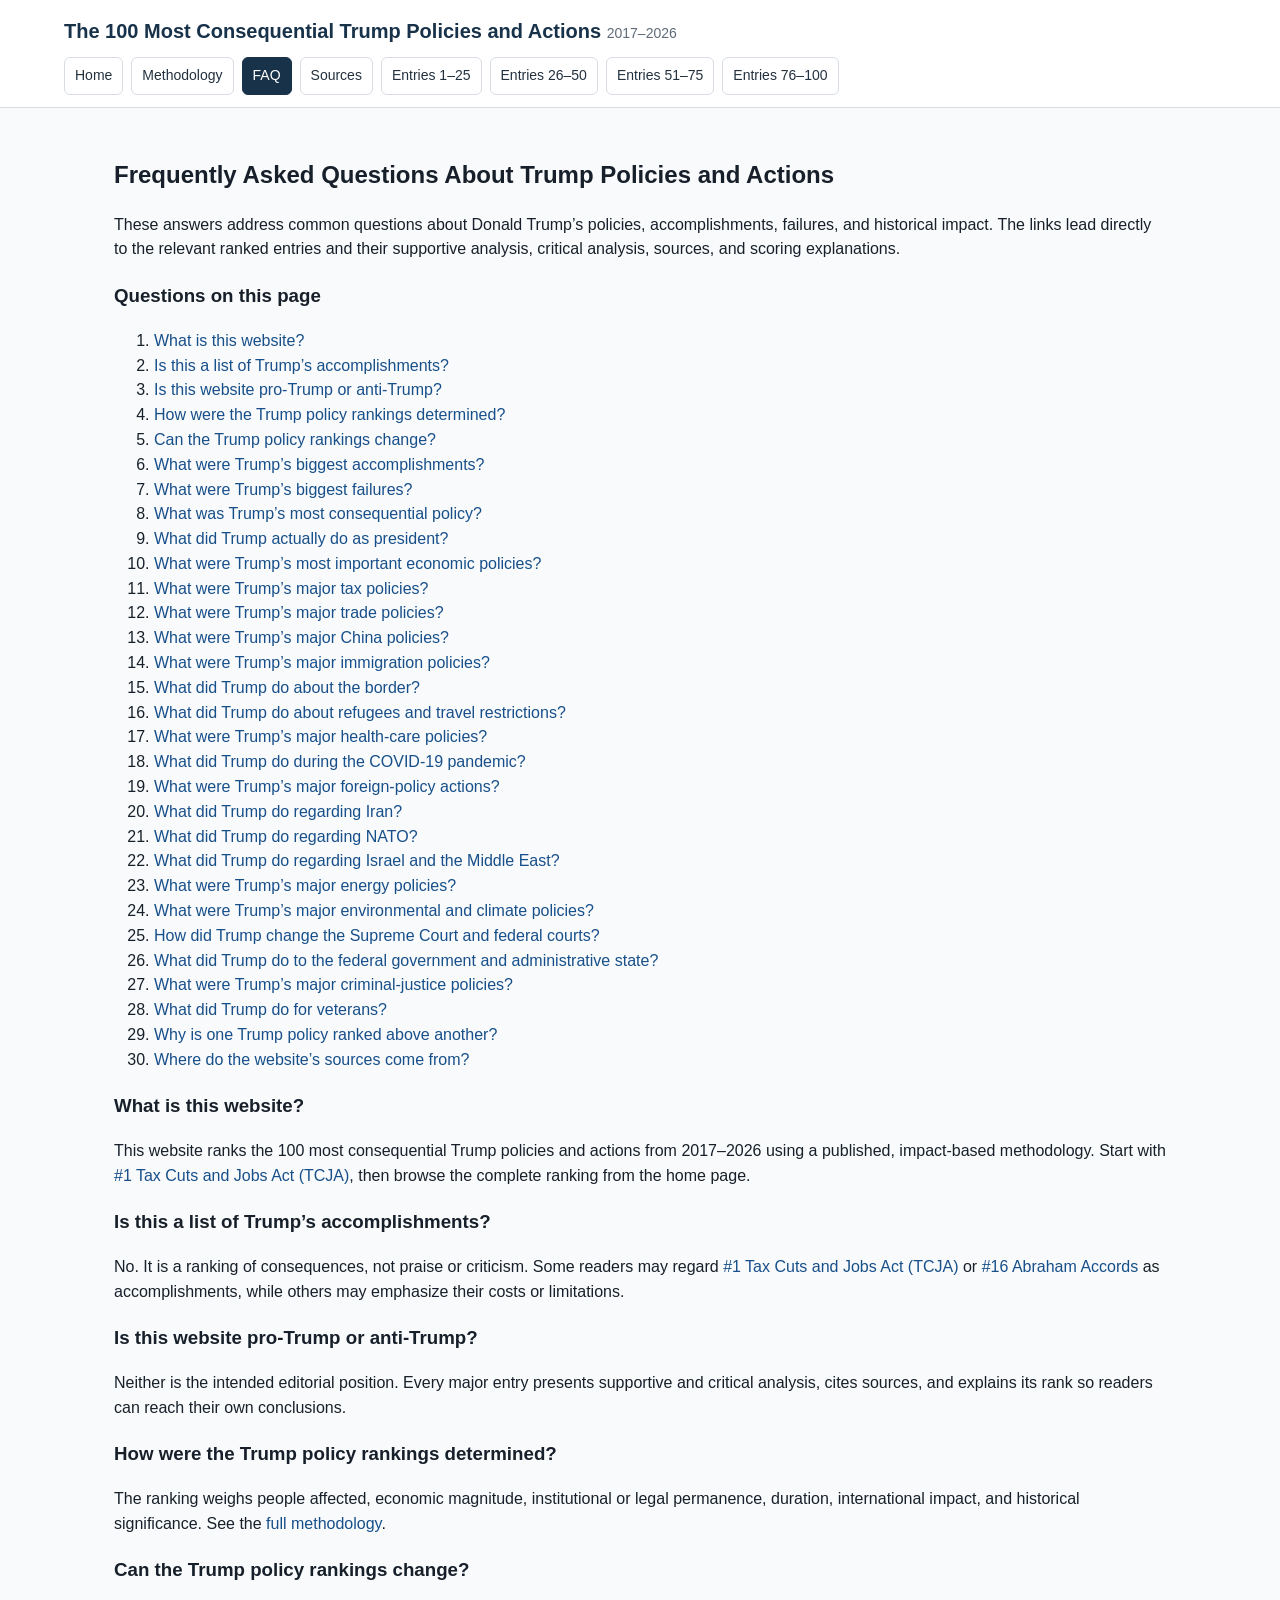
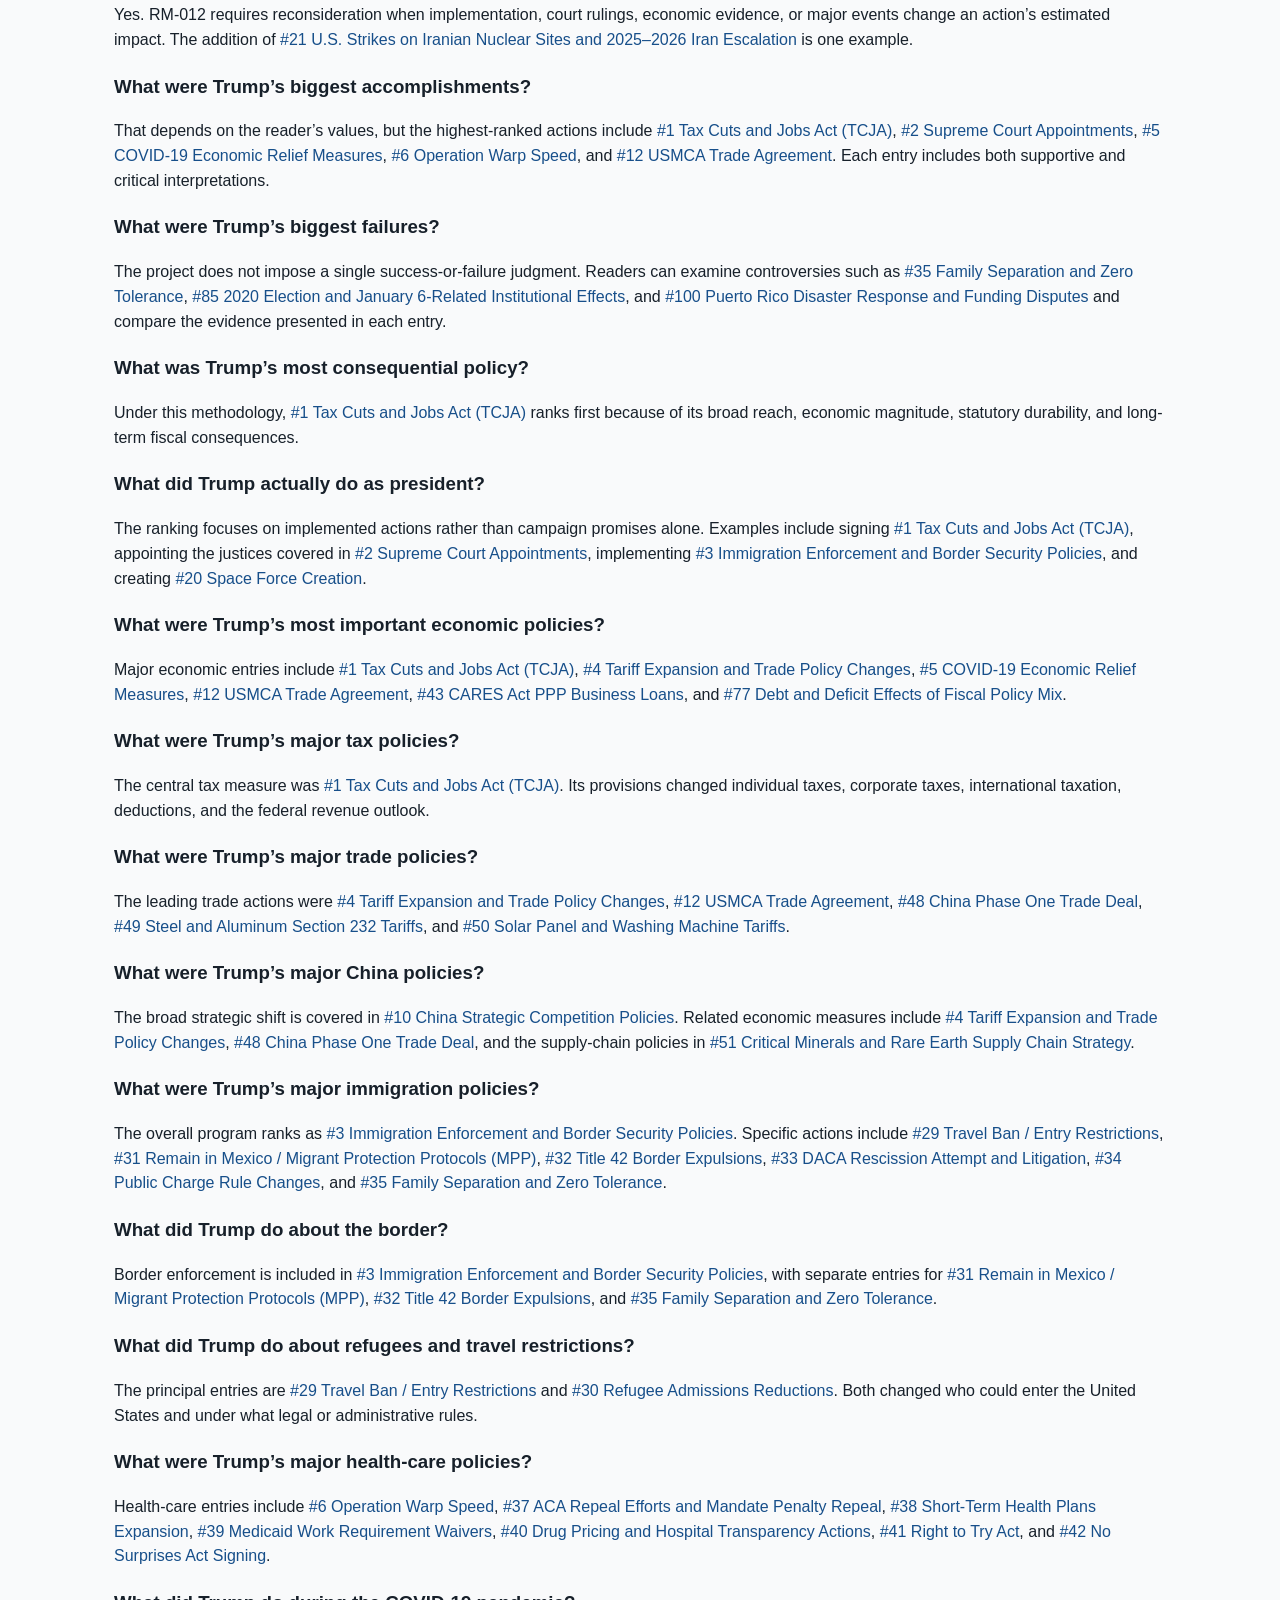
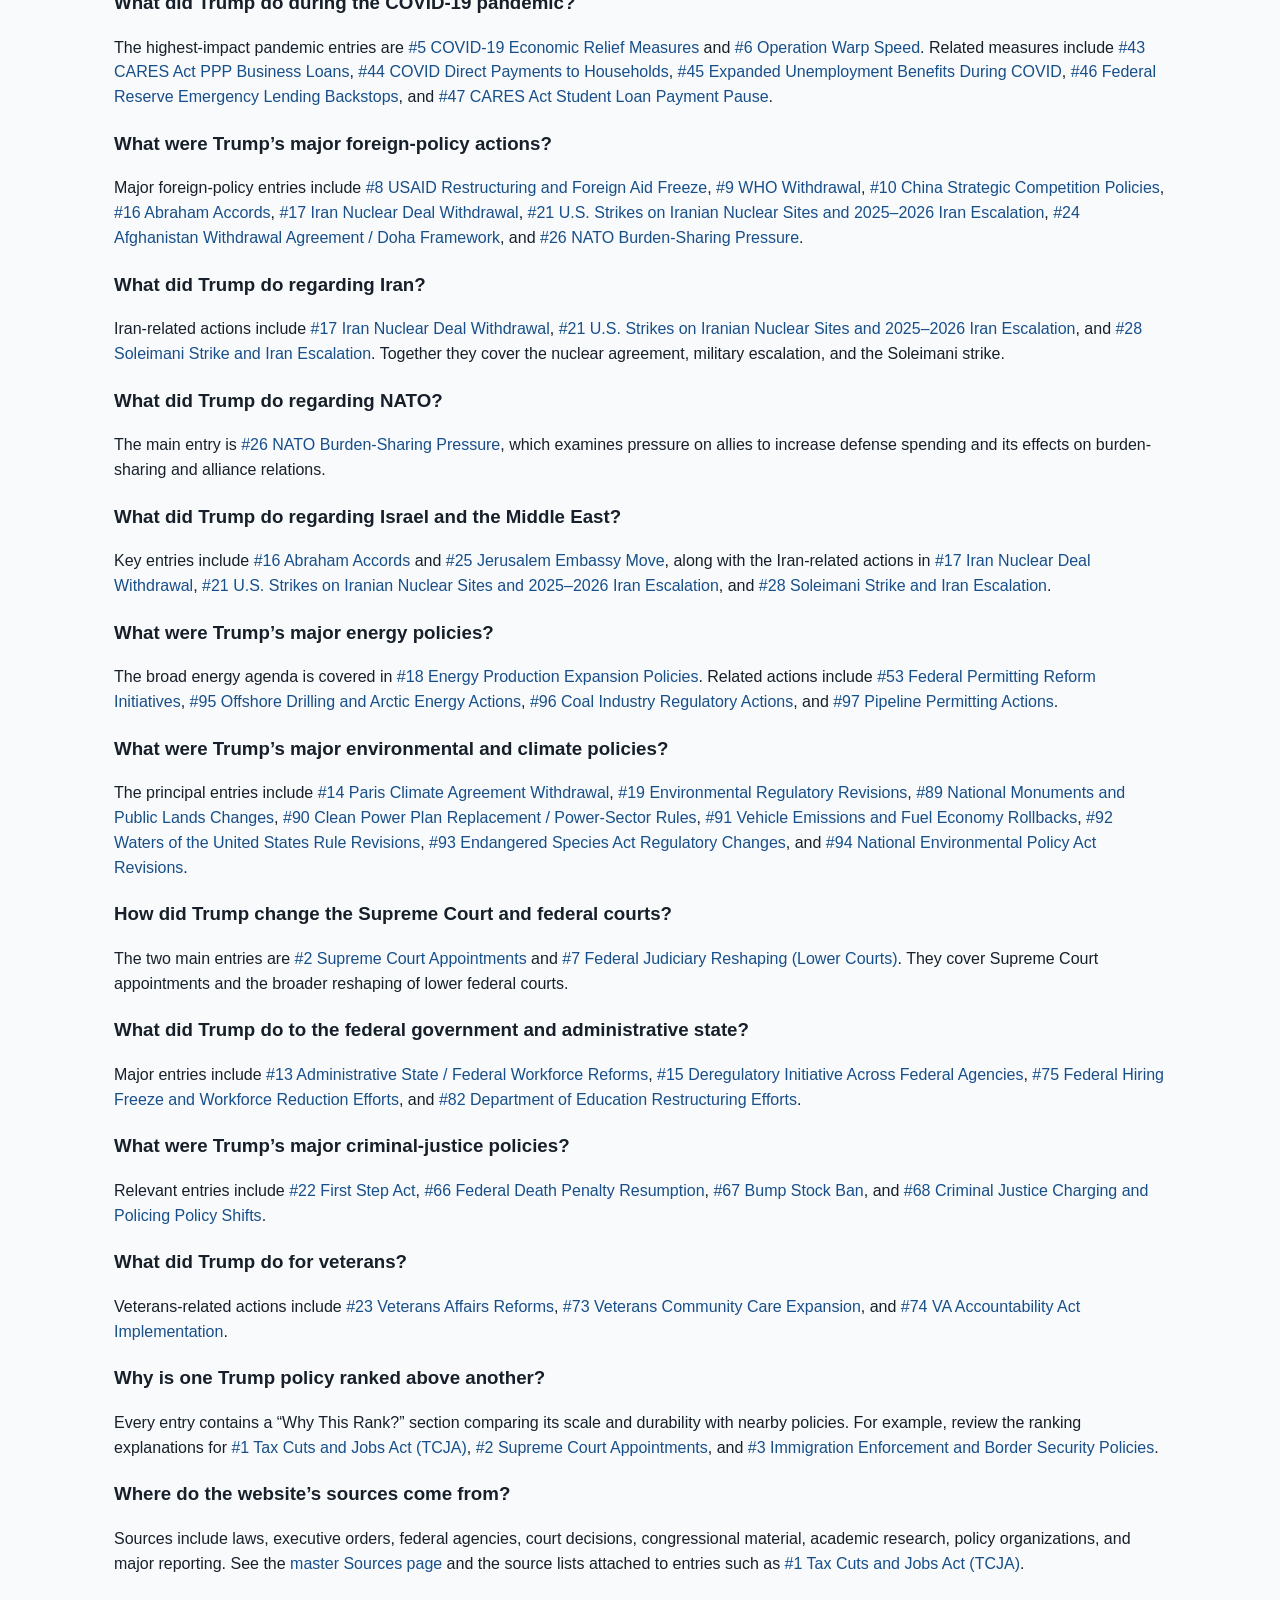
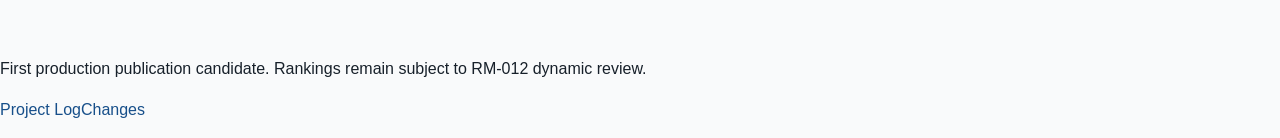
<file: faq.html>
<!doctype html><html lang="en"><head>
<!-- Google tag (gtag.js) -->
<script async src="https://www.googletagmanager.com/gtag/js?id=G-BQTNHB9WEV"></script>
<script>
  window.dataLayer = window.dataLayer || [];
  function gtag(){dataLayer.push(arguments);}
  gtag('js', new Date());

  gtag('config', 'G-BQTNHB9WEV');
</script>
<meta charset="utf-8"><meta name="viewport" content="width=device-width,initial-scale=1"><title>Trump Policies FAQ: Accomplishments, Failures, Rankings and Sources</title><meta name="description" content="Answers to common questions about Trump policies, accomplishments, failures, immigration, taxes, trade, foreign policy, courts, health care, energy, and the ranking methodology."><link rel="canonical" href="https://example.com/faq.html"><link rel="stylesheet" href="assets/styles.css"><script type="application/ld+json">{"@context":"https://schema.org","@type":"WebSite","name":"The 100 Most Consequential Trump Policies and Actions (2017–2026)","description":"A transparent, nonpartisan ranking of Trump-era actions by estimated impact."}</script><script type="application/ld+json">{"@context": "https://schema.org", "@type": "FAQPage", "mainEntity": [{"@type": "Question", "name": "What is this website?", "acceptedAnswer": {"@type": "Answer", "text": "This website ranks the 100 most consequential Trump policies and actions from 2017–2026 using a published, impact-based methodology. Start with #1 Tax Cuts and Jobs Act (TCJA), then browse the complete ranking from the home page."}}, {"@type": "Question", "name": "Is this a list of Trump’s accomplishments?", "acceptedAnswer": {"@type": "Answer", "text": "No. It is a ranking of consequences, not praise or criticism. Some readers may regard #1 Tax Cuts and Jobs Act (TCJA) or #16 Abraham Accords as accomplishments, while others may emphasize their costs or limitations."}}, {"@type": "Question", "name": "Is this website pro-Trump or anti-Trump?", "acceptedAnswer": {"@type": "Answer", "text": "Neither is the intended editorial position. Every major entry presents supportive and critical analysis, cites sources, and explains its rank so readers can reach their own conclusions."}}, {"@type": "Question", "name": "How were the Trump policy rankings determined?", "acceptedAnswer": {"@type": "Answer", "text": "The ranking weighs people affected, economic magnitude, institutional or legal permanence, duration, international impact, and historical significance. See the full methodology."}}, {"@type": "Question", "name": "Can the Trump policy rankings change?", "acceptedAnswer": {"@type": "Answer", "text": "Yes. RM-012 requires reconsideration when implementation, court rulings, economic evidence, or major events change an action’s estimated impact. The addition of #21 U.S. Strikes on Iranian Nuclear Sites and 2025–2026 Iran Escalation is one example."}}, {"@type": "Question", "name": "What were Trump’s biggest accomplishments?", "acceptedAnswer": {"@type": "Answer", "text": "That depends on the reader’s values, but the highest-ranked actions include #1 Tax Cuts and Jobs Act (TCJA), #2 Supreme Court Appointments, #5 COVID-19 Economic Relief Measures, #6 Operation Warp Speed, and #12 USMCA Trade Agreement. Each entry includes both supportive and critical interpretations."}}, {"@type": "Question", "name": "What were Trump’s biggest failures?", "acceptedAnswer": {"@type": "Answer", "text": "The project does not impose a single success-or-failure judgment. Readers can examine controversies such as #35 Family Separation and Zero Tolerance, #85 2020 Election and January 6-Related Institutional Effects, and #100 Puerto Rico Disaster Response and Funding Disputes and compare the evidence presented in each entry."}}, {"@type": "Question", "name": "What was Trump’s most consequential policy?", "acceptedAnswer": {"@type": "Answer", "text": "Under this methodology, #1 Tax Cuts and Jobs Act (TCJA) ranks first because of its broad reach, economic magnitude, statutory durability, and long-term fiscal consequences."}}, {"@type": "Question", "name": "What did Trump actually do as president?", "acceptedAnswer": {"@type": "Answer", "text": "The ranking focuses on implemented actions rather than campaign promises alone. Examples include signing #1 Tax Cuts and Jobs Act (TCJA), appointing the justices covered in #2 Supreme Court Appointments, implementing #3 Immigration Enforcement and Border Security Policies, and creating #20 Space Force Creation."}}, {"@type": "Question", "name": "What were Trump’s most important economic policies?", "acceptedAnswer": {"@type": "Answer", "text": "Major economic entries include #1 Tax Cuts and Jobs Act (TCJA), #4 Tariff Expansion and Trade Policy Changes, #5 COVID-19 Economic Relief Measures, #12 USMCA Trade Agreement, #43 CARES Act PPP Business Loans, and #77 Debt and Deficit Effects of Fiscal Policy Mix."}}, {"@type": "Question", "name": "What were Trump’s major tax policies?", "acceptedAnswer": {"@type": "Answer", "text": "The central tax measure was #1 Tax Cuts and Jobs Act (TCJA). Its provisions changed individual taxes, corporate taxes, international taxation, deductions, and the federal revenue outlook."}}, {"@type": "Question", "name": "What were Trump’s major trade policies?", "acceptedAnswer": {"@type": "Answer", "text": "The leading trade actions were #4 Tariff Expansion and Trade Policy Changes, #12 USMCA Trade Agreement, #48 China Phase One Trade Deal, #49 Steel and Aluminum Section 232 Tariffs, and #50 Solar Panel and Washing Machine Tariffs."}}, {"@type": "Question", "name": "What were Trump’s major China policies?", "acceptedAnswer": {"@type": "Answer", "text": "The broad strategic shift is covered in #10 China Strategic Competition Policies. Related economic measures include #4 Tariff Expansion and Trade Policy Changes, #48 China Phase One Trade Deal, and the supply-chain policies in #51 Critical Minerals and Rare Earth Supply Chain Strategy."}}, {"@type": "Question", "name": "What were Trump’s major immigration policies?", "acceptedAnswer": {"@type": "Answer", "text": "The overall program ranks as #3 Immigration Enforcement and Border Security Policies. Specific actions include #29 Travel Ban / Entry Restrictions, #31 Remain in Mexico / Migrant Protection Protocols (MPP), #32 Title 42 Border Expulsions, #33 DACA Rescission Attempt and Litigation, #34 Public Charge Rule Changes, and #35 Family Separation and Zero Tolerance."}}, {"@type": "Question", "name": "What did Trump do about the border?", "acceptedAnswer": {"@type": "Answer", "text": "Border enforcement is included in #3 Immigration Enforcement and Border Security Policies, with separate entries for #31 Remain in Mexico / Migrant Protection Protocols (MPP), #32 Title 42 Border Expulsions, and #35 Family Separation and Zero Tolerance."}}, {"@type": "Question", "name": "What did Trump do about refugees and travel restrictions?", "acceptedAnswer": {"@type": "Answer", "text": "The principal entries are #29 Travel Ban / Entry Restrictions and #30 Refugee Admissions Reductions. Both changed who could enter the United States and under what legal or administrative rules."}}, {"@type": "Question", "name": "What were Trump’s major health-care policies?", "acceptedAnswer": {"@type": "Answer", "text": "Health-care entries include #6 Operation Warp Speed, #37 ACA Repeal Efforts and Mandate Penalty Repeal, #38 Short-Term Health Plans Expansion, #39 Medicaid Work Requirement Waivers, #40 Drug Pricing and Hospital Transparency Actions, #41 Right to Try Act, and #42 No Surprises Act Signing."}}, {"@type": "Question", "name": "What did Trump do during the COVID-19 pandemic?", "acceptedAnswer": {"@type": "Answer", "text": "The highest-impact pandemic entries are #5 COVID-19 Economic Relief Measures and #6 Operation Warp Speed. Related measures include #43 CARES Act PPP Business Loans, #44 COVID Direct Payments to Households, #45 Expanded Unemployment Benefits During COVID, #46 Federal Reserve Emergency Lending Backstops, and #47 CARES Act Student Loan Payment Pause."}}, {"@type": "Question", "name": "What were Trump’s major foreign-policy actions?", "acceptedAnswer": {"@type": "Answer", "text": "Major foreign-policy entries include #8 USAID Restructuring and Foreign Aid Freeze, #9 WHO Withdrawal, #10 China Strategic Competition Policies, #16 Abraham Accords, #17 Iran Nuclear Deal Withdrawal, #21 U.S. Strikes on Iranian Nuclear Sites and 2025–2026 Iran Escalation, #24 Afghanistan Withdrawal Agreement / Doha Framework, and #26 NATO Burden-Sharing Pressure."}}, {"@type": "Question", "name": "What did Trump do regarding Iran?", "acceptedAnswer": {"@type": "Answer", "text": "Iran-related actions include #17 Iran Nuclear Deal Withdrawal, #21 U.S. Strikes on Iranian Nuclear Sites and 2025–2026 Iran Escalation, and #28 Soleimani Strike and Iran Escalation. Together they cover the nuclear agreement, military escalation, and the Soleimani strike."}}, {"@type": "Question", "name": "What did Trump do regarding NATO?", "acceptedAnswer": {"@type": "Answer", "text": "The main entry is #26 NATO Burden-Sharing Pressure, which examines pressure on allies to increase defense spending and its effects on burden-sharing and alliance relations."}}, {"@type": "Question", "name": "What did Trump do regarding Israel and the Middle East?", "acceptedAnswer": {"@type": "Answer", "text": "Key entries include #16 Abraham Accords and #25 Jerusalem Embassy Move, along with the Iran-related actions in #17 Iran Nuclear Deal Withdrawal, #21 U.S. Strikes on Iranian Nuclear Sites and 2025–2026 Iran Escalation, and #28 Soleimani Strike and Iran Escalation."}}, {"@type": "Question", "name": "What were Trump’s major energy policies?", "acceptedAnswer": {"@type": "Answer", "text": "The broad energy agenda is covered in #18 Energy Production Expansion Policies. Related actions include #53 Federal Permitting Reform Initiatives, #95 Offshore Drilling and Arctic Energy Actions, #96 Coal Industry Regulatory Actions, and #97 Pipeline Permitting Actions."}}, {"@type": "Question", "name": "What were Trump’s major environmental and climate policies?", "acceptedAnswer": {"@type": "Answer", "text": "The principal entries include #14 Paris Climate Agreement Withdrawal, #19 Environmental Regulatory Revisions, #89 National Monuments and Public Lands Changes, #90 Clean Power Plan Replacement / Power-Sector Rules, #91 Vehicle Emissions and Fuel Economy Rollbacks, #92 Waters of the United States Rule Revisions, #93 Endangered Species Act Regulatory Changes, and #94 National Environmental Policy Act Revisions."}}, {"@type": "Question", "name": "How did Trump change the Supreme Court and federal courts?", "acceptedAnswer": {"@type": "Answer", "text": "The two main entries are #2 Supreme Court Appointments and #7 Federal Judiciary Reshaping (Lower Courts). They cover Supreme Court appointments and the broader reshaping of lower federal courts."}}, {"@type": "Question", "name": "What did Trump do to the federal government and administrative state?", "acceptedAnswer": {"@type": "Answer", "text": "Major entries include #13 Administrative State / Federal Workforce Reforms, #15 Deregulatory Initiative Across Federal Agencies, #75 Federal Hiring Freeze and Workforce Reduction Efforts, and #82 Department of Education Restructuring Efforts."}}, {"@type": "Question", "name": "What were Trump’s major criminal-justice policies?", "acceptedAnswer": {"@type": "Answer", "text": "Relevant entries include #22 First Step Act, #66 Federal Death Penalty Resumption, #67 Bump Stock Ban, and #68 Criminal Justice Charging and Policing Policy Shifts."}}, {"@type": "Question", "name": "What did Trump do for veterans?", "acceptedAnswer": {"@type": "Answer", "text": "Veterans-related actions include #23 Veterans Affairs Reforms, #73 Veterans Community Care Expansion, and #74 VA Accountability Act Implementation."}}, {"@type": "Question", "name": "Why is one Trump policy ranked above another?", "acceptedAnswer": {"@type": "Answer", "text": "Every entry contains a “Why This Rank?” section comparing its scale and durability with nearby policies. For example, review the ranking explanations for #1 Tax Cuts and Jobs Act (TCJA), #2 Supreme Court Appointments, and #3 Immigration Enforcement and Border Security Policies."}}, {"@type": "Question", "name": "Where do the website’s sources come from?", "acceptedAnswer": {"@type": "Answer", "text": "Sources include laws, executive orders, federal agencies, court decisions, congressional material, academic research, policy organizations, and major reporting. See the master Sources page and the source lists attached to entries such as #1 Tax Cuts and Jobs Act (TCJA)."}}]}</script></head><body><header class="site-header">
  <a class="brand" href="index.html">The 100 Most Consequential Trump Policies and Actions <span>2017–2026</span></a>
  <nav class="site-nav" aria-label="Site navigation"><a href="index.html">Home</a>
<a href="methodology.html">Methodology</a>
<a class="active" href="faq.html">FAQ</a>
<a href="sources.html">Sources</a>
<a href="entries-001-025.html">Entries 1–25</a>
<a href="entries-026-050.html">Entries 26–50</a>
<a href="entries-051-075.html">Entries 51–75</a>
<a href="entries-076-100.html">Entries 76–100</a></nav>
</header><main class="wrapper faq-page">
<h2>Frequently Asked Questions About Trump Policies and Actions</h2>
<p class="faq-intro">These answers address common questions about Donald Trump’s policies, accomplishments, failures, and historical impact. The links lead directly to the relevant ranked entries and their supportive analysis, critical analysis, sources, and scoring explanations.</p>
<nav class="faq-toc" aria-label="FAQ contents"><h3>Questions on this page</h3><ol><li><a href="#faq-1">What is this website?</a></li><li><a href="#faq-2">Is this a list of Trump’s accomplishments?</a></li><li><a href="#faq-3">Is this website pro-Trump or anti-Trump?</a></li><li><a href="#faq-4">How were the Trump policy rankings determined?</a></li><li><a href="#faq-5">Can the Trump policy rankings change?</a></li><li><a href="#faq-6">What were Trump’s biggest accomplishments?</a></li><li><a href="#faq-7">What were Trump’s biggest failures?</a></li><li><a href="#faq-8">What was Trump’s most consequential policy?</a></li><li><a href="#faq-9">What did Trump actually do as president?</a></li><li><a href="#faq-10">What were Trump’s most important economic policies?</a></li><li><a href="#faq-11">What were Trump’s major tax policies?</a></li><li><a href="#faq-12">What were Trump’s major trade policies?</a></li><li><a href="#faq-13">What were Trump’s major China policies?</a></li><li><a href="#faq-14">What were Trump’s major immigration policies?</a></li><li><a href="#faq-15">What did Trump do about the border?</a></li><li><a href="#faq-16">What did Trump do about refugees and travel restrictions?</a></li><li><a href="#faq-17">What were Trump’s major health-care policies?</a></li><li><a href="#faq-18">What did Trump do during the COVID-19 pandemic?</a></li><li><a href="#faq-19">What were Trump’s major foreign-policy actions?</a></li><li><a href="#faq-20">What did Trump do regarding Iran?</a></li><li><a href="#faq-21">What did Trump do regarding NATO?</a></li><li><a href="#faq-22">What did Trump do regarding Israel and the Middle East?</a></li><li><a href="#faq-23">What were Trump’s major energy policies?</a></li><li><a href="#faq-24">What were Trump’s major environmental and climate policies?</a></li><li><a href="#faq-25">How did Trump change the Supreme Court and federal courts?</a></li><li><a href="#faq-26">What did Trump do to the federal government and administrative state?</a></li><li><a href="#faq-27">What were Trump’s major criminal-justice policies?</a></li><li><a href="#faq-28">What did Trump do for veterans?</a></li><li><a href="#faq-29">Why is one Trump policy ranked above another?</a></li><li><a href="#faq-30">Where do the website’s sources come from?</a></li></ol></nav>
<div class="faq-list"><section class="faq-item" id="faq-1"><h3>What is this website?</h3><p>This website ranks the 100 most consequential Trump policies and actions from 2017–2026 using a published, impact-based methodology. Start with <a href="entries-001-025.html?open=1#rank-001">#1 Tax Cuts and Jobs Act (TCJA)</a>, then browse the complete ranking from the home page.</p></section><section class="faq-item" id="faq-2"><h3>Is this a list of Trump’s accomplishments?</h3><p>No. It is a ranking of consequences, not praise or criticism. Some readers may regard <a href="entries-001-025.html?open=1#rank-001">#1 Tax Cuts and Jobs Act (TCJA)</a> or <a href="entries-001-025.html?open=1#rank-016">#16 Abraham Accords</a> as accomplishments, while others may emphasize their costs or limitations.</p></section><section class="faq-item" id="faq-3"><h3>Is this website pro-Trump or anti-Trump?</h3><p>Neither is the intended editorial position. Every major entry presents supportive and critical analysis, cites sources, and explains its rank so readers can reach their own conclusions.</p></section><section class="faq-item" id="faq-4"><h3>How were the Trump policy rankings determined?</h3><p>The ranking weighs people affected, economic magnitude, institutional or legal permanence, duration, international impact, and historical significance. See the <a href="methodology.html">full methodology</a>.</p></section><section class="faq-item" id="faq-5"><h3>Can the Trump policy rankings change?</h3><p>Yes. RM-012 requires reconsideration when implementation, court rulings, economic evidence, or major events change an action’s estimated impact. The addition of <a href="entries-001-025.html?open=1#rank-021">#21 U.S. Strikes on Iranian Nuclear Sites and 2025–2026 Iran Escalation</a> is one example.</p></section><section class="faq-item" id="faq-6"><h3>What were Trump’s biggest accomplishments?</h3><p>That depends on the reader’s values, but the highest-ranked actions include <a href="entries-001-025.html?open=1#rank-001">#1 Tax Cuts and Jobs Act (TCJA)</a>, <a href="entries-001-025.html?open=1#rank-002">#2 Supreme Court Appointments</a>, <a href="entries-001-025.html?open=1#rank-005">#5 COVID-19 Economic Relief Measures</a>, <a href="entries-001-025.html?open=1#rank-006">#6 Operation Warp Speed</a>, and <a href="entries-001-025.html?open=1#rank-012">#12 USMCA Trade Agreement</a>. Each entry includes both supportive and critical interpretations.</p></section><section class="faq-item" id="faq-7"><h3>What were Trump’s biggest failures?</h3><p>The project does not impose a single success-or-failure judgment. Readers can examine controversies such as <a href="entries-026-050.html?open=1#rank-035">#35 Family Separation and Zero Tolerance</a>, <a href="entries-076-100.html?open=1#rank-085">#85 2020 Election and January 6-Related Institutional Effects</a>, and <a href="entries-076-100.html?open=1#rank-100">#100 Puerto Rico Disaster Response and Funding Disputes</a> and compare the evidence presented in each entry.</p></section><section class="faq-item" id="faq-8"><h3>What was Trump’s most consequential policy?</h3><p>Under this methodology, <a href="entries-001-025.html?open=1#rank-001">#1 Tax Cuts and Jobs Act (TCJA)</a> ranks first because of its broad reach, economic magnitude, statutory durability, and long-term fiscal consequences.</p></section><section class="faq-item" id="faq-9"><h3>What did Trump actually do as president?</h3><p>The ranking focuses on implemented actions rather than campaign promises alone. Examples include signing <a href="entries-001-025.html?open=1#rank-001">#1 Tax Cuts and Jobs Act (TCJA)</a>, appointing the justices covered in <a href="entries-001-025.html?open=1#rank-002">#2 Supreme Court Appointments</a>, implementing <a href="entries-001-025.html?open=1#rank-003">#3 Immigration Enforcement and Border Security Policies</a>, and creating <a href="entries-001-025.html?open=1#rank-020">#20 Space Force Creation</a>.</p></section><section class="faq-item" id="faq-10"><h3>What were Trump’s most important economic policies?</h3><p>Major economic entries include <a href="entries-001-025.html?open=1#rank-001">#1 Tax Cuts and Jobs Act (TCJA)</a>, <a href="entries-001-025.html?open=1#rank-004">#4 Tariff Expansion and Trade Policy Changes</a>, <a href="entries-001-025.html?open=1#rank-005">#5 COVID-19 Economic Relief Measures</a>, <a href="entries-001-025.html?open=1#rank-012">#12 USMCA Trade Agreement</a>, <a href="entries-026-050.html?open=1#rank-043">#43 CARES Act PPP Business Loans</a>, and <a href="entries-076-100.html?open=1#rank-077">#77 Debt and Deficit Effects of Fiscal Policy Mix</a>.</p></section><section class="faq-item" id="faq-11"><h3>What were Trump’s major tax policies?</h3><p>The central tax measure was <a href="entries-001-025.html?open=1#rank-001">#1 Tax Cuts and Jobs Act (TCJA)</a>. Its provisions changed individual taxes, corporate taxes, international taxation, deductions, and the federal revenue outlook.</p></section><section class="faq-item" id="faq-12"><h3>What were Trump’s major trade policies?</h3><p>The leading trade actions were <a href="entries-001-025.html?open=1#rank-004">#4 Tariff Expansion and Trade Policy Changes</a>, <a href="entries-001-025.html?open=1#rank-012">#12 USMCA Trade Agreement</a>, <a href="entries-026-050.html?open=1#rank-048">#48 China Phase One Trade Deal</a>, <a href="entries-026-050.html?open=1#rank-049">#49 Steel and Aluminum Section 232 Tariffs</a>, and <a href="entries-026-050.html?open=1#rank-050">#50 Solar Panel and Washing Machine Tariffs</a>.</p></section><section class="faq-item" id="faq-13"><h3>What were Trump’s major China policies?</h3><p>The broad strategic shift is covered in <a href="entries-001-025.html?open=1#rank-010">#10 China Strategic Competition Policies</a>. Related economic measures include <a href="entries-001-025.html?open=1#rank-004">#4 Tariff Expansion and Trade Policy Changes</a>, <a href="entries-026-050.html?open=1#rank-048">#48 China Phase One Trade Deal</a>, and the supply-chain policies in <a href="entries-051-075.html?open=1#rank-051">#51 Critical Minerals and Rare Earth Supply Chain Strategy</a>.</p></section><section class="faq-item" id="faq-14"><h3>What were Trump’s major immigration policies?</h3><p>The overall program ranks as <a href="entries-001-025.html?open=1#rank-003">#3 Immigration Enforcement and Border Security Policies</a>. Specific actions include <a href="entries-026-050.html?open=1#rank-029">#29 Travel Ban / Entry Restrictions</a>, <a href="entries-026-050.html?open=1#rank-031">#31 Remain in Mexico / Migrant Protection Protocols (MPP)</a>, <a href="entries-026-050.html?open=1#rank-032">#32 Title 42 Border Expulsions</a>, <a href="entries-026-050.html?open=1#rank-033">#33 DACA Rescission Attempt and Litigation</a>, <a href="entries-026-050.html?open=1#rank-034">#34 Public Charge Rule Changes</a>, and <a href="entries-026-050.html?open=1#rank-035">#35 Family Separation and Zero Tolerance</a>.</p></section><section class="faq-item" id="faq-15"><h3>What did Trump do about the border?</h3><p>Border enforcement is included in <a href="entries-001-025.html?open=1#rank-003">#3 Immigration Enforcement and Border Security Policies</a>, with separate entries for <a href="entries-026-050.html?open=1#rank-031">#31 Remain in Mexico / Migrant Protection Protocols (MPP)</a>, <a href="entries-026-050.html?open=1#rank-032">#32 Title 42 Border Expulsions</a>, and <a href="entries-026-050.html?open=1#rank-035">#35 Family Separation and Zero Tolerance</a>.</p></section><section class="faq-item" id="faq-16"><h3>What did Trump do about refugees and travel restrictions?</h3><p>The principal entries are <a href="entries-026-050.html?open=1#rank-029">#29 Travel Ban / Entry Restrictions</a> and <a href="entries-026-050.html?open=1#rank-030">#30 Refugee Admissions Reductions</a>. Both changed who could enter the United States and under what legal or administrative rules.</p></section><section class="faq-item" id="faq-17"><h3>What were Trump’s major health-care policies?</h3><p>Health-care entries include <a href="entries-001-025.html?open=1#rank-006">#6 Operation Warp Speed</a>, <a href="entries-026-050.html?open=1#rank-037">#37 ACA Repeal Efforts and Mandate Penalty Repeal</a>, <a href="entries-026-050.html?open=1#rank-038">#38 Short-Term Health Plans Expansion</a>, <a href="entries-026-050.html?open=1#rank-039">#39 Medicaid Work Requirement Waivers</a>, <a href="entries-026-050.html?open=1#rank-040">#40 Drug Pricing and Hospital Transparency Actions</a>, <a href="entries-026-050.html?open=1#rank-041">#41 Right to Try Act</a>, and <a href="entries-026-050.html?open=1#rank-042">#42 No Surprises Act Signing</a>.</p></section><section class="faq-item" id="faq-18"><h3>What did Trump do during the COVID-19 pandemic?</h3><p>The highest-impact pandemic entries are <a href="entries-001-025.html?open=1#rank-005">#5 COVID-19 Economic Relief Measures</a> and <a href="entries-001-025.html?open=1#rank-006">#6 Operation Warp Speed</a>. Related measures include <a href="entries-026-050.html?open=1#rank-043">#43 CARES Act PPP Business Loans</a>, <a href="entries-026-050.html?open=1#rank-044">#44 COVID Direct Payments to Households</a>, <a href="entries-026-050.html?open=1#rank-045">#45 Expanded Unemployment Benefits During COVID</a>, <a href="entries-026-050.html?open=1#rank-046">#46 Federal Reserve Emergency Lending Backstops</a>, and <a href="entries-026-050.html?open=1#rank-047">#47 CARES Act Student Loan Payment Pause</a>.</p></section><section class="faq-item" id="faq-19"><h3>What were Trump’s major foreign-policy actions?</h3><p>Major foreign-policy entries include <a href="entries-001-025.html?open=1#rank-008">#8 USAID Restructuring and Foreign Aid Freeze</a>, <a href="entries-001-025.html?open=1#rank-009">#9 WHO Withdrawal</a>, <a href="entries-001-025.html?open=1#rank-010">#10 China Strategic Competition Policies</a>, <a href="entries-001-025.html?open=1#rank-016">#16 Abraham Accords</a>, <a href="entries-001-025.html?open=1#rank-017">#17 Iran Nuclear Deal Withdrawal</a>, <a href="entries-001-025.html?open=1#rank-021">#21 U.S. Strikes on Iranian Nuclear Sites and 2025–2026 Iran Escalation</a>, <a href="entries-001-025.html?open=1#rank-024">#24 Afghanistan Withdrawal Agreement / Doha Framework</a>, and <a href="entries-026-050.html?open=1#rank-026">#26 NATO Burden-Sharing Pressure</a>.</p></section><section class="faq-item" id="faq-20"><h3>What did Trump do regarding Iran?</h3><p>Iran-related actions include <a href="entries-001-025.html?open=1#rank-017">#17 Iran Nuclear Deal Withdrawal</a>, <a href="entries-001-025.html?open=1#rank-021">#21 U.S. Strikes on Iranian Nuclear Sites and 2025–2026 Iran Escalation</a>, and <a href="entries-026-050.html?open=1#rank-028">#28 Soleimani Strike and Iran Escalation</a>. Together they cover the nuclear agreement, military escalation, and the Soleimani strike.</p></section><section class="faq-item" id="faq-21"><h3>What did Trump do regarding NATO?</h3><p>The main entry is <a href="entries-026-050.html?open=1#rank-026">#26 NATO Burden-Sharing Pressure</a>, which examines pressure on allies to increase defense spending and its effects on burden-sharing and alliance relations.</p></section><section class="faq-item" id="faq-22"><h3>What did Trump do regarding Israel and the Middle East?</h3><p>Key entries include <a href="entries-001-025.html?open=1#rank-016">#16 Abraham Accords</a> and <a href="entries-001-025.html?open=1#rank-025">#25 Jerusalem Embassy Move</a>, along with the Iran-related actions in <a href="entries-001-025.html?open=1#rank-017">#17 Iran Nuclear Deal Withdrawal</a>, <a href="entries-001-025.html?open=1#rank-021">#21 U.S. Strikes on Iranian Nuclear Sites and 2025–2026 Iran Escalation</a>, and <a href="entries-026-050.html?open=1#rank-028">#28 Soleimani Strike and Iran Escalation</a>.</p></section><section class="faq-item" id="faq-23"><h3>What were Trump’s major energy policies?</h3><p>The broad energy agenda is covered in <a href="entries-001-025.html?open=1#rank-018">#18 Energy Production Expansion Policies</a>. Related actions include <a href="entries-051-075.html?open=1#rank-053">#53 Federal Permitting Reform Initiatives</a>, <a href="entries-076-100.html?open=1#rank-095">#95 Offshore Drilling and Arctic Energy Actions</a>, <a href="entries-076-100.html?open=1#rank-096">#96 Coal Industry Regulatory Actions</a>, and <a href="entries-076-100.html?open=1#rank-097">#97 Pipeline Permitting Actions</a>.</p></section><section class="faq-item" id="faq-24"><h3>What were Trump’s major environmental and climate policies?</h3><p>The principal entries include <a href="entries-001-025.html?open=1#rank-014">#14 Paris Climate Agreement Withdrawal</a>, <a href="entries-001-025.html?open=1#rank-019">#19 Environmental Regulatory Revisions</a>, <a href="entries-076-100.html?open=1#rank-089">#89 National Monuments and Public Lands Changes</a>, <a href="entries-076-100.html?open=1#rank-090">#90 Clean Power Plan Replacement / Power-Sector Rules</a>, <a href="entries-076-100.html?open=1#rank-091">#91 Vehicle Emissions and Fuel Economy Rollbacks</a>, <a href="entries-076-100.html?open=1#rank-092">#92 Waters of the United States Rule Revisions</a>, <a href="entries-076-100.html?open=1#rank-093">#93 Endangered Species Act Regulatory Changes</a>, and <a href="entries-076-100.html?open=1#rank-094">#94 National Environmental Policy Act Revisions</a>.</p></section><section class="faq-item" id="faq-25"><h3>How did Trump change the Supreme Court and federal courts?</h3><p>The two main entries are <a href="entries-001-025.html?open=1#rank-002">#2 Supreme Court Appointments</a> and <a href="entries-001-025.html?open=1#rank-007">#7 Federal Judiciary Reshaping (Lower Courts)</a>. They cover Supreme Court appointments and the broader reshaping of lower federal courts.</p></section><section class="faq-item" id="faq-26"><h3>What did Trump do to the federal government and administrative state?</h3><p>Major entries include <a href="entries-001-025.html?open=1#rank-013">#13 Administrative State / Federal Workforce Reforms</a>, <a href="entries-001-025.html?open=1#rank-015">#15 Deregulatory Initiative Across Federal Agencies</a>, <a href="entries-051-075.html?open=1#rank-075">#75 Federal Hiring Freeze and Workforce Reduction Efforts</a>, and <a href="entries-076-100.html?open=1#rank-082">#82 Department of Education Restructuring Efforts</a>.</p></section><section class="faq-item" id="faq-27"><h3>What were Trump’s major criminal-justice policies?</h3><p>Relevant entries include <a href="entries-001-025.html?open=1#rank-022">#22 First Step Act</a>, <a href="entries-051-075.html?open=1#rank-066">#66 Federal Death Penalty Resumption</a>, <a href="entries-051-075.html?open=1#rank-067">#67 Bump Stock Ban</a>, and <a href="entries-051-075.html?open=1#rank-068">#68 Criminal Justice Charging and Policing Policy Shifts</a>.</p></section><section class="faq-item" id="faq-28"><h3>What did Trump do for veterans?</h3><p>Veterans-related actions include <a href="entries-001-025.html?open=1#rank-023">#23 Veterans Affairs Reforms</a>, <a href="entries-051-075.html?open=1#rank-073">#73 Veterans Community Care Expansion</a>, and <a href="entries-051-075.html?open=1#rank-074">#74 VA Accountability Act Implementation</a>.</p></section><section class="faq-item" id="faq-29"><h3>Why is one Trump policy ranked above another?</h3><p>Every entry contains a “Why This Rank?” section comparing its scale and durability with nearby policies. For example, review the ranking explanations for <a href="entries-001-025.html?open=1#rank-001">#1 Tax Cuts and Jobs Act (TCJA)</a>, <a href="entries-001-025.html?open=1#rank-002">#2 Supreme Court Appointments</a>, and <a href="entries-001-025.html?open=1#rank-003">#3 Immigration Enforcement and Border Security Policies</a>.</p></section><section class="faq-item" id="faq-30"><h3>Where do the website’s sources come from?</h3><p>Sources include laws, executive orders, federal agencies, court decisions, congressional material, academic research, policy organizations, and major reporting. See the <a href="sources.html">master Sources page</a> and the source lists attached to entries such as <a href="entries-001-025.html?open=1#rank-001">#1 Tax Cuts and Jobs Act (TCJA)</a>.</p></section></div>
</main><footer><div class="wrapper"><p>First production publication candidate. Rankings remain subject to RM-012 dynamic review.</p><p><a href="project-log.html">Project Log</a><a href="changes.html">Changes</a></p></div></footer></body></html>
</file>
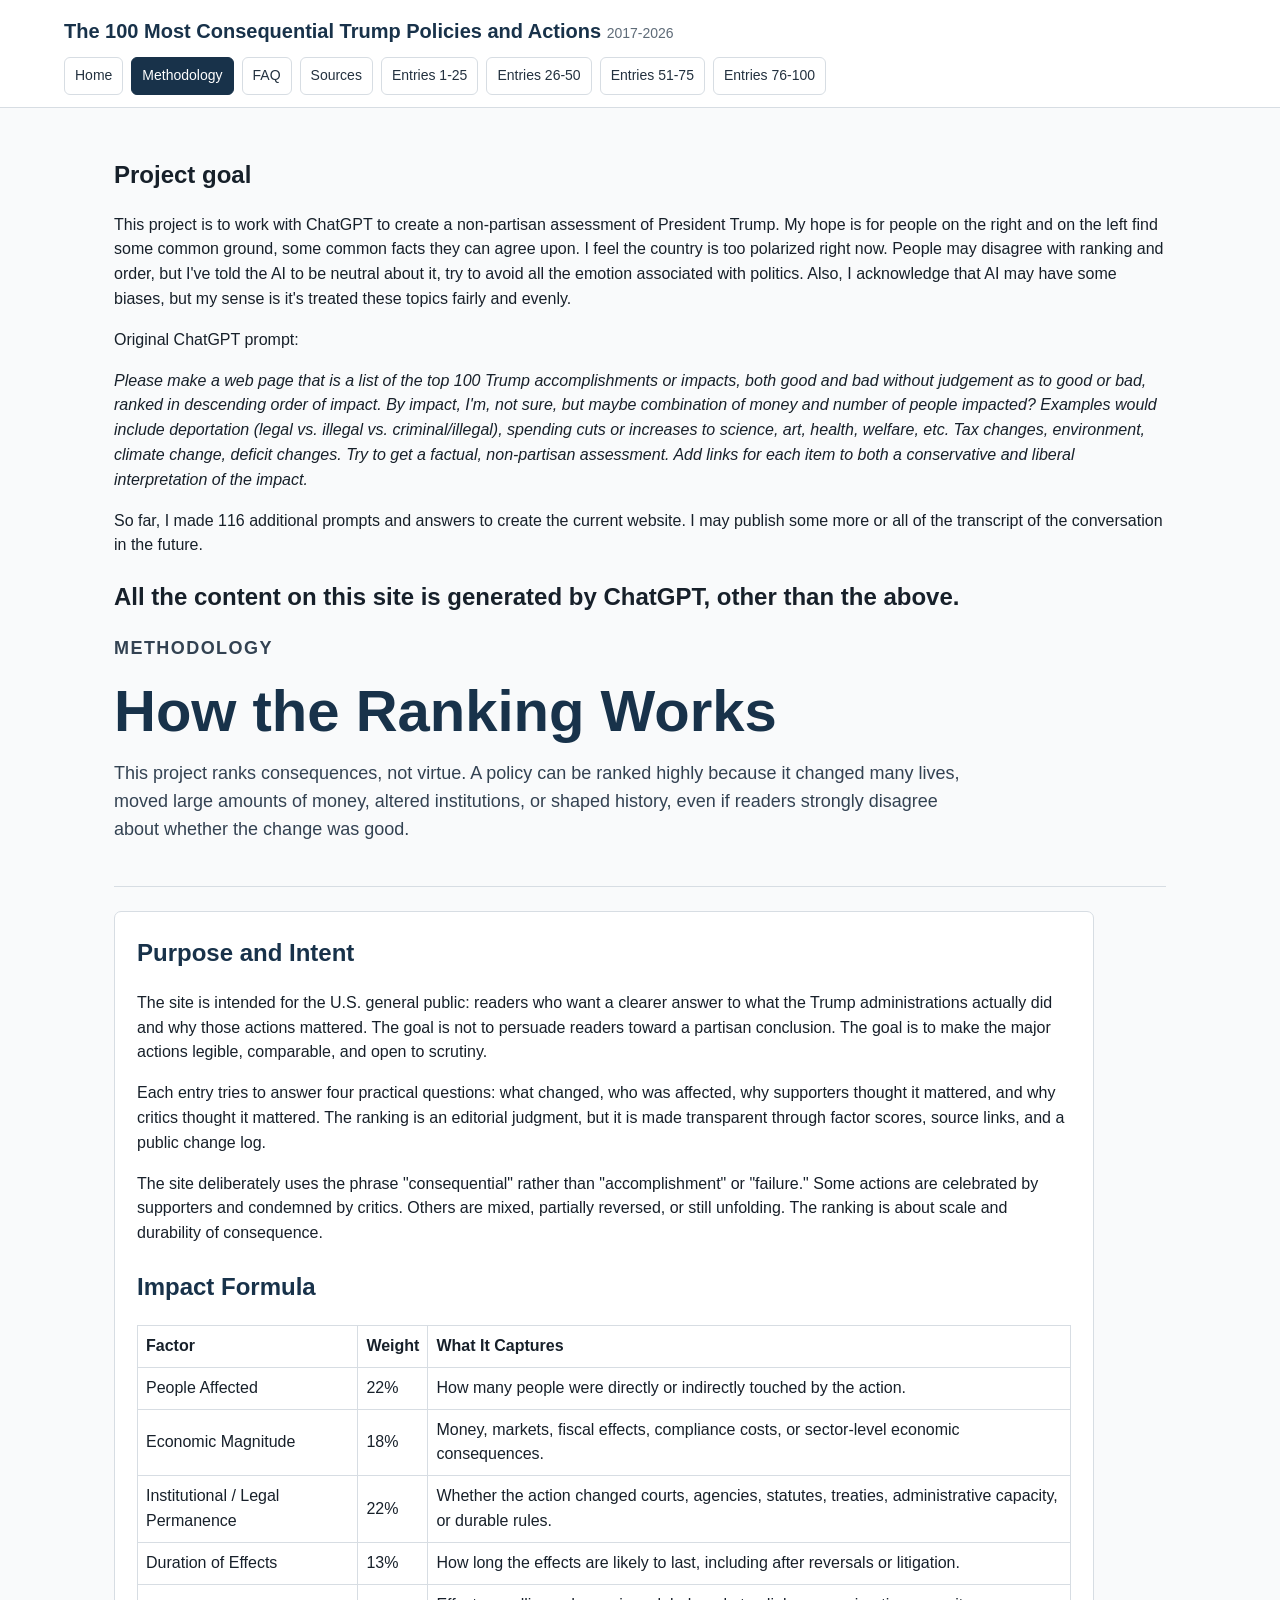
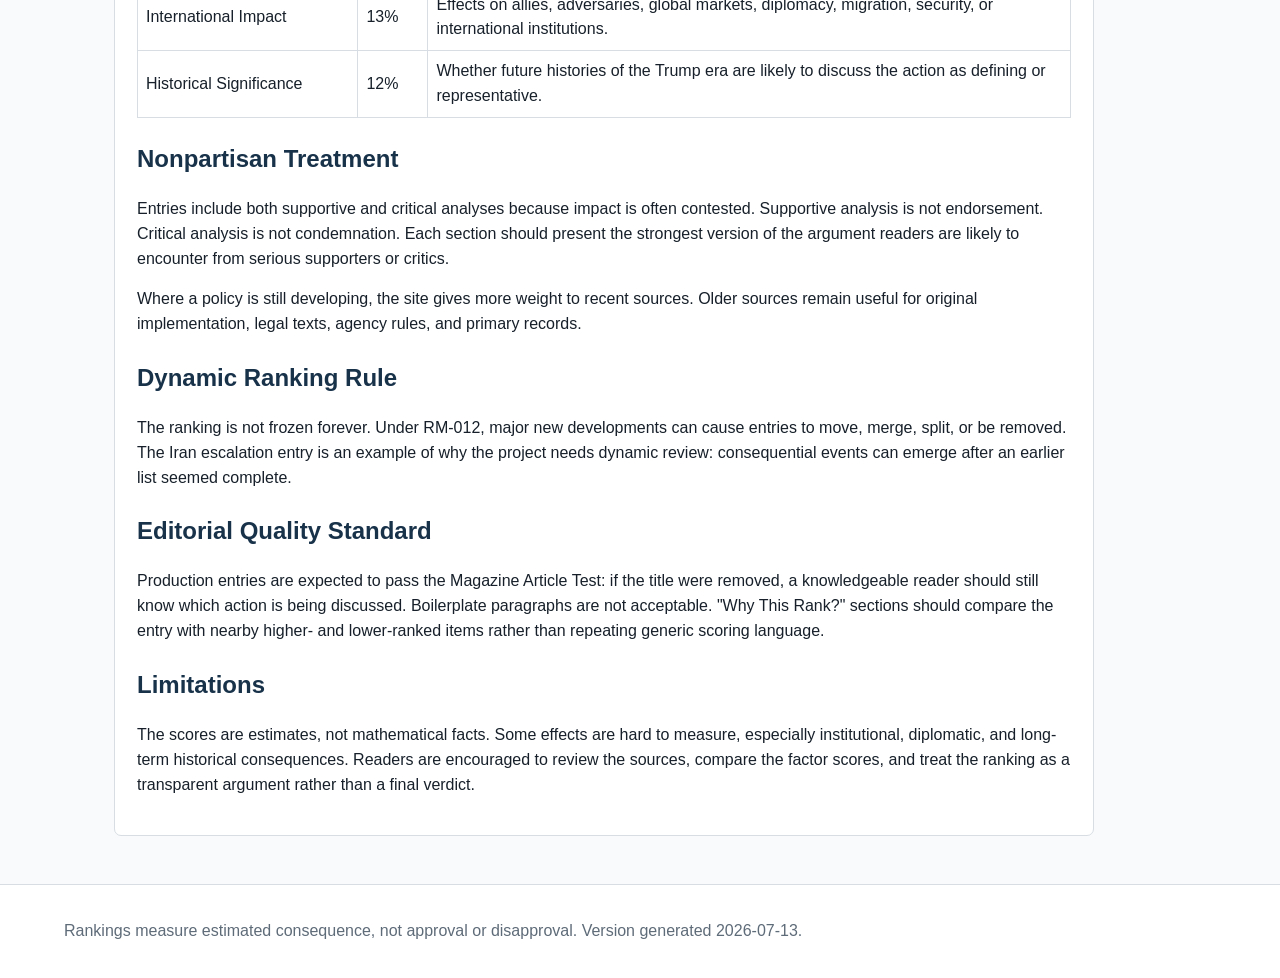
<file: methodology.html>
<!doctype html>
<html lang="en">
<head>
  <!-- Google tag (gtag.js) -->
<script async src="https://www.googletagmanager.com/gtag/js?id=G-BQTNHB9WEV"></script>
<script>
  window.dataLayer = window.dataLayer || [];
  function gtag(){dataLayer.push(arguments);}
  gtag('js', new Date());

  gtag('config', 'G-BQTNHB9WEV');
</script>
  <meta charset="utf-8">
  <meta name="viewport" content="width=device-width, initial-scale=1">
  <title>Methodology | Trump Policies Ranked by Impact</title>
  <meta name="description" content="How the Trump impact ranking is scored, sourced, and reviewed.">
  <link rel="stylesheet" href="assets/styles.css">
  
</head>
<body>
<header class="site-header">
  <a class="brand" href="index.html">The 100 Most Consequential Trump Policies and Actions <span>2017-2026</span></a>
  <nav class="site-nav" aria-label="Site navigation"><a href="index.html">Home</a>
<a class="active" href="methodology.html">Methodology</a>
<a href="faq.html">FAQ</a>
<a href="sources.html">Sources</a>
<a href="entries-001-025.html">Entries 1-25</a>
<a href="entries-026-050.html">Entries 26-50</a>
<a href="entries-051-075.html">Entries 51-75</a>
<a href="entries-076-100.html">Entries 76-100</a></nav>
</header>
<main>

<h2>Project goal</h2>
<p>This project is to work with ChatGPT to create a non-partisan assessment of President Trump. My hope is for people on
the right and on the left find some common ground, some common facts they can agree upon. I feel the country is too
polarized right now. People may disagree with ranking and order, but I've told the AI to be neutral about it, try to 
avoid all the emotion associated with politics. Also, I acknowledge that AI may have some biases, but my sense is it's
treated these topics fairly and evenly.</p>

<p>Original ChatGPT prompt: </p>

<p><i>Please make a web page that is a list of the top 100 Trump accomplishments or impacts, both good and bad without judgement as to good or bad, ranked in descending order of impact. By impact, I'm, not sure, but maybe combination of money and number of people impacted? Examples would include
deportation (legal vs. illegal vs. criminal/illegal), spending cuts or increases to science, art,
health, welfare, etc. Tax changes, environment, climate change, deficit changes. Try to get a factual, non-partisan assessment. Add links for each item to both a conservative and liberal interpretation of the impact.</i>
</p/>
<p>
So far, I made 116 additional prompts and answers to create the current website. I may publish some more or all of the transcript of the conversation in the future.
</p>
<h2>All the content on this site is generated by ChatGPT, other than the above.</h2>



<section class="page-title">
  <p class="eyebrow">Methodology</p>
  <h1>How the Ranking Works</h1>
  <p>This project ranks consequences, not virtue. A policy can be ranked highly because it changed many lives, moved large amounts of money, altered institutions, or shaped history, even if readers strongly disagree about whether the change was good.</p>
</section>
<section class="text-page">
  <h2>Purpose and Intent</h2>
  <p>The site is intended for the U.S. general public: readers who want a clearer answer to what the Trump administrations actually did and why those actions mattered. The goal is not to persuade readers toward a partisan conclusion. The goal is to make the major actions legible, comparable, and open to scrutiny.</p>
  <p>Each entry tries to answer four practical questions: what changed, who was affected, why supporters thought it mattered, and why critics thought it mattered. The ranking is an editorial judgment, but it is made transparent through factor scores, source links, and a public change log.</p>
  <p>The site deliberately uses the phrase "consequential" rather than "accomplishment" or "failure." Some actions are celebrated by supporters and condemned by critics. Others are mixed, partially reversed, or still unfolding. The ranking is about scale and durability of consequence.</p>

  <h2>Impact Formula</h2>
  <table class="method-table">
    <tr><th>Factor</th><th>Weight</th><th>What It Captures</th></tr>
    <tr><td>People Affected</td><td>22%</td><td>How many people were directly or indirectly touched by the action.</td></tr>
    <tr><td>Economic Magnitude</td><td>18%</td><td>Money, markets, fiscal effects, compliance costs, or sector-level economic consequences.</td></tr>
    <tr><td>Institutional / Legal Permanence</td><td>22%</td><td>Whether the action changed courts, agencies, statutes, treaties, administrative capacity, or durable rules.</td></tr>
    <tr><td>Duration of Effects</td><td>13%</td><td>How long the effects are likely to last, including after reversals or litigation.</td></tr>
    <tr><td>International Impact</td><td>13%</td><td>Effects on allies, adversaries, global markets, diplomacy, migration, security, or international institutions.</td></tr>
    <tr><td>Historical Significance</td><td>12%</td><td>Whether future histories of the Trump era are likely to discuss the action as defining or representative.</td></tr>
  </table>

  <h2>Nonpartisan Treatment</h2>
  <p>Entries include both supportive and critical analyses because impact is often contested. Supportive analysis is not endorsement. Critical analysis is not condemnation. Each section should present the strongest version of the argument readers are likely to encounter from serious supporters or critics.</p>
  <p>Where a policy is still developing, the site gives more weight to recent sources. Older sources remain useful for original implementation, legal texts, agency rules, and primary records.</p>

  <h2>Dynamic Ranking Rule</h2>
  <p>The ranking is not frozen forever. Under RM-012, major new developments can cause entries to move, merge, split, or be removed. The Iran escalation entry is an example of why the project needs dynamic review: consequential events can emerge after an earlier list seemed complete.</p>

  <h2>Editorial Quality Standard</h2>
  <p>Production entries are expected to pass the Magazine Article Test: if the title were removed, a knowledgeable reader should still know which action is being discussed. Boilerplate paragraphs are not acceptable. "Why This Rank?" sections should compare the entry with nearby higher- and lower-ranked items rather than repeating generic scoring language.</p>

  <h2>Limitations</h2>
  <p>The scores are estimates, not mathematical facts. Some effects are hard to measure, especially institutional, diplomatic, and long-term historical consequences. Readers are encouraged to review the sources, compare the factor scores, and treat the ranking as a transparent argument rather than a final verdict.</p>
</section>

</main>
<footer class="site-footer">
  <p>Rankings measure estimated consequence, not approval or disapproval. Version generated 2026-07-13.</p>
</footer>
<script src="assets/site.js"></script>
</body>
</html>
</file>
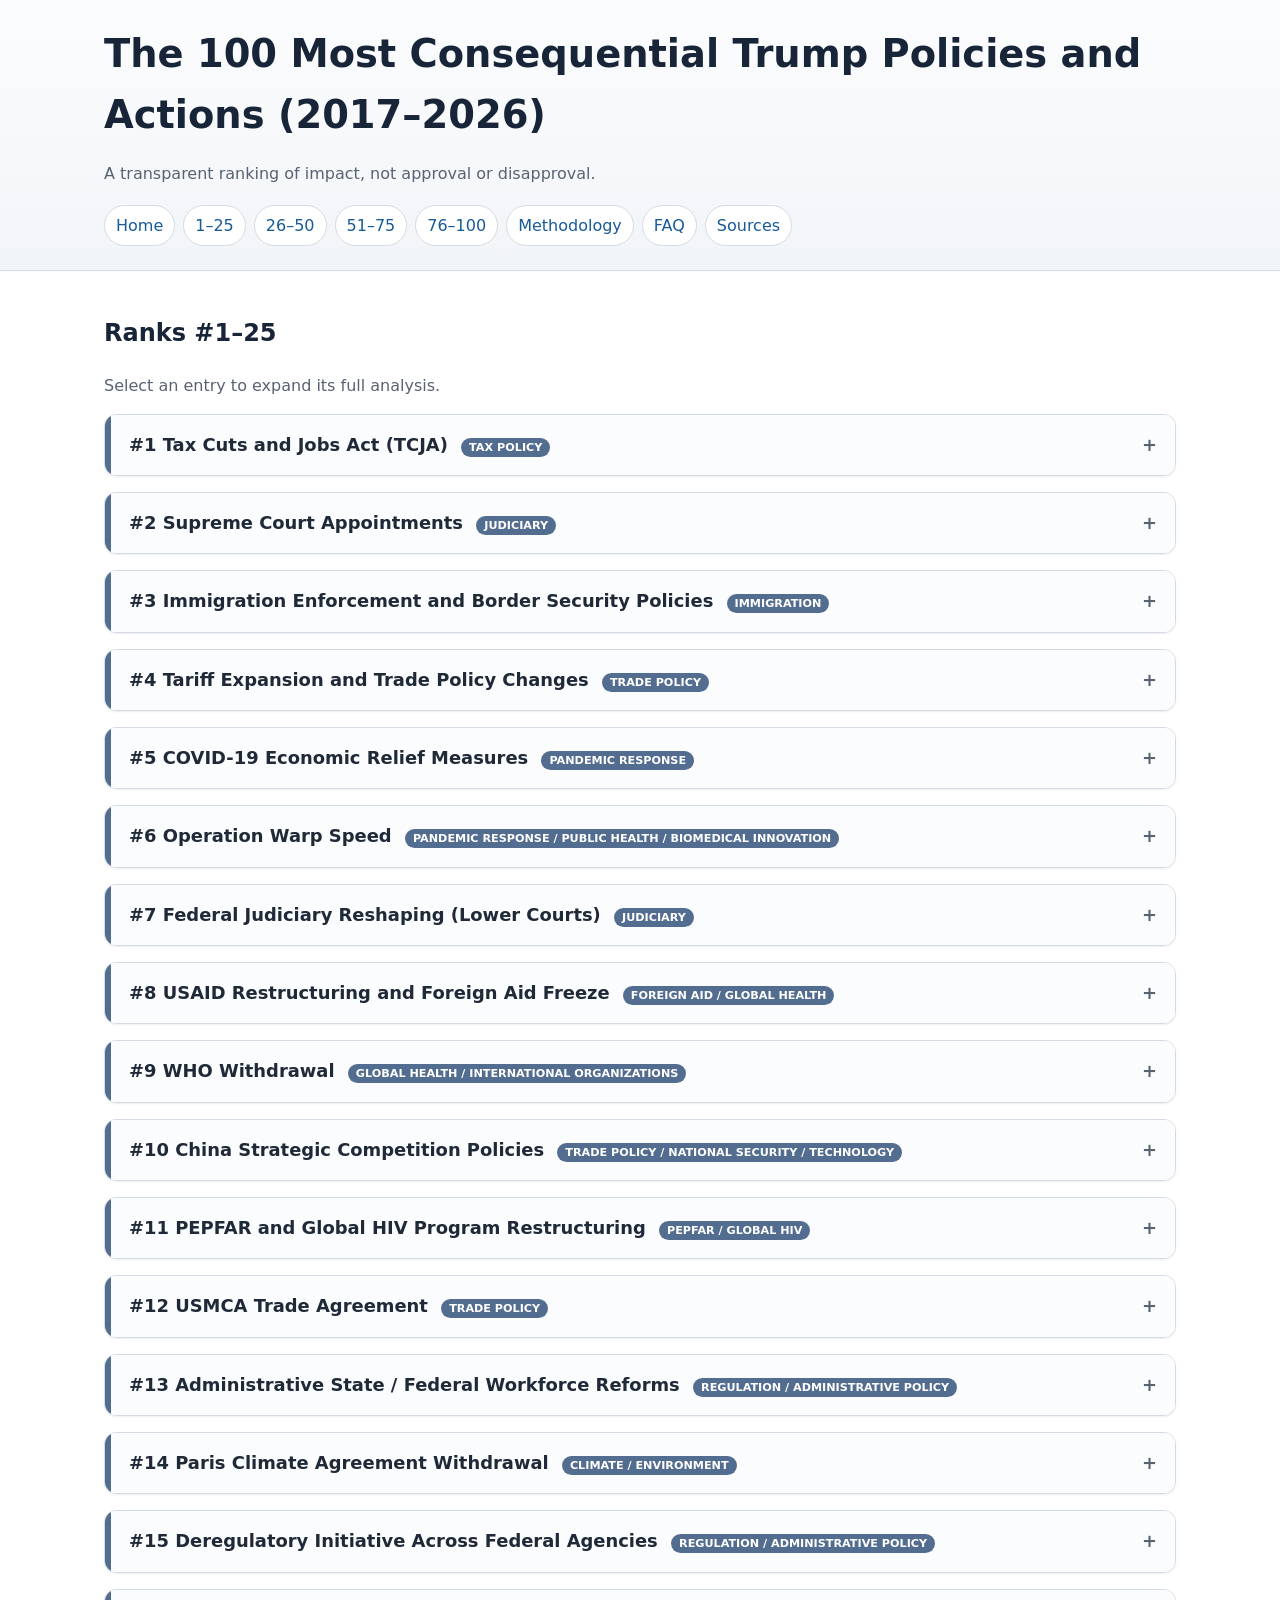
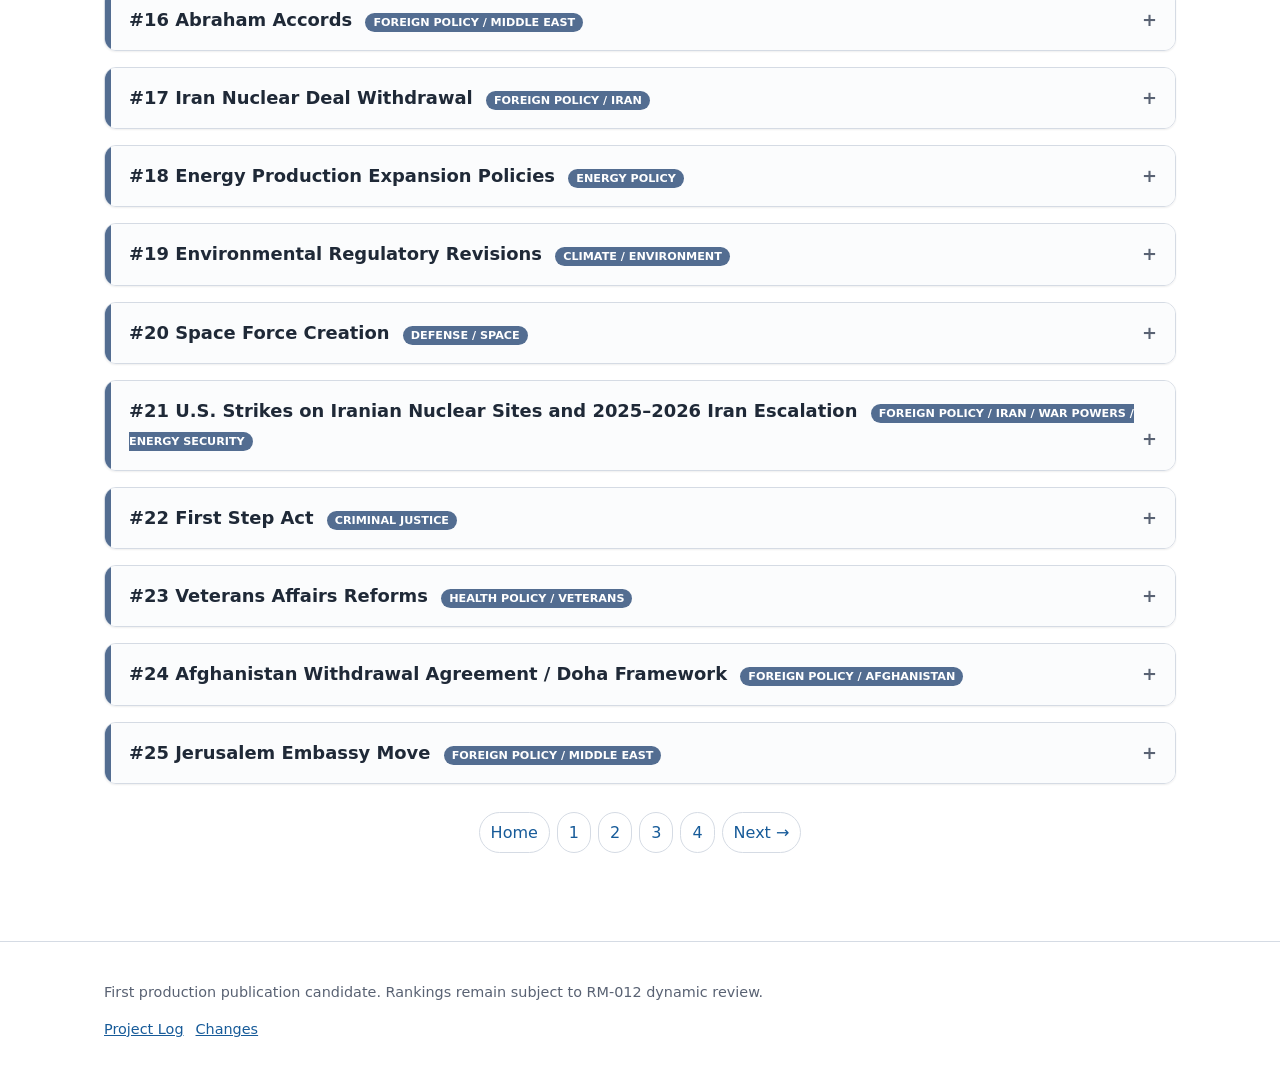
<file: page1.html>
<!doctype html><html lang="en"><head>
<!-- Google tag (gtag.js) -->
<script async src="https://www.googletagmanager.com/gtag/js?id=G-BQTNHB9WEV"></script>
<script>
  window.dataLayer = window.dataLayer || [];
  function gtag(){dataLayer.push(arguments);}
  gtag('js', new Date());

  gtag('config', 'G-BQTNHB9WEV');
</script>
<meta charset="utf-8"><meta name="viewport" content="width=device-width,initial-scale=1"><title>Ranks 1–25</title><meta name="description" content="Ranks 1 through 25 in the Trump policy impact ranking."><link rel="canonical" href="https://example.com/page1.html"><link rel="stylesheet" href="style.css"><script type="application/ld+json">{"@context":"https://schema.org","@type":"WebSite","name":"The 100 Most Consequential Trump Policies and Actions (2017–2026)","description":"A transparent, nonpartisan ranking of Trump-era actions by estimated impact."}</script></head><body><header><div class="wrapper"><h1>The 100 Most Consequential Trump Policies and Actions (2017–2026)</h1><p class="meta">A transparent ranking of impact, not approval or disapproval.</p><nav><a href="index.html">Home</a><a href="page1.html">1–25</a><a href="page2.html">26–50</a><a href="page3.html">51–75</a><a href="page4.html">76–100</a><a href="methodology.html">Methodology</a><a href="faq.html">FAQ</a><a href="sources.html">Sources</a></nav></div></header><main class="wrapper"><h2>Ranks #1–25</h2><p class="small">Select an entry to expand its full analysis.</p><details class="rank-card" id="rank1"><summary>#1 Tax Cuts and Jobs Act (TCJA) <span class="badge">Tax Policy</span></summary><div class="rank-body"><p class="meta">Tax Policy • 2017–2026</p><div class="impact-row"><strong>Impact Score: 92/100</strong><div class="impact-bar"><div class="impact-fill" style="width:92%"></div></div></div><h3>Description</h3><p>The Tax Cuts and Jobs Act was signed in December 2017 after Republicans used budget reconciliation to pass a sweeping tax bill without Democratic votes. The law permanently lowered the federal corporate income tax rate from 35% to 21%, changed the taxation of multinational corporations, created a deduction for many pass-through businesses, expanded the standard deduction and child tax credit, limited the state and local tax deduction, reduced or consolidated several individual brackets, and set many individual provisions to expire after 2025. It also set the Affordable Care Act individual mandate penalty to zero, linking a tax bill to health-insurance markets. Unlike many executive actions, the TCJA changed statutory law, affected the IRS, altered withholding tables, changed business planning, reshaped tax filing for millions of households, and became the baseline for later fiscal negotiations.</p><p>The law happened because Republicans had long argued that the U.S. tax code discouraged investment, encouraged companies to hold profits abroad, and made American corporations less competitive internationally. The administration and congressional Republicans framed the bill as a growth strategy: lower corporate rates, faster expensing, international tax changes, and individual tax relief would encourage investment, hiring, wage gains, and repatriation of foreign earnings. Politically, the bill was also the major legislative achievement of Trump’s first year and the clearest place where unified Republican control of Congress and the White House translated into durable domestic policy.</p><p>The immediate effects were broad. Many households saw lower withholding in 2018, corporations faced a dramatically lower statutory rate, and firms adjusted repatriation, buyback, investment, and tax-planning strategies. High-tax states felt the SALT cap sharply, while many filers no longer itemized because of the larger standard deduction. Businesses benefited from lower rates and temporary expensing incentives, but the law also created complex new international tax regimes such as GILTI and BEAT. Budget analysts projected large revenue losses, and the law quickly became a central argument in debates over growth, inequality, deficits, and whether corporate tax cuts translate into wages.</p><p>The long-term consequences are still unfolding. The TCJA permanently changed corporate taxation and international tax planning, while its temporary individual provisions created a major 2025–2026 tax cliff. Its deficit effects became part of later debates over debt, interest costs, spending cuts, and whether expiring provisions should be extended. Supporters continue to cite competitiveness, investment incentives, and a simpler filing experience for many households; critics continue to cite regressivity, deficits, stock buybacks, and the asymmetry between permanent corporate cuts and temporary household provisions. Because it directly affected nearly every taxpayer and business and changed federal revenue for years, it remains the most consequential Trump-era domestic law in this ranking.</p><p><strong>Population Affected:</strong> Nearly all federal taxpayers, corporations, pass-through businesses, multinational firms, state and local governments, tax preparers, IRS administrators, health-insurance markets, investors, and future taxpayers affected by debt and revenue policy.</p><p><strong>Economic Magnitude:</strong> The law had trillion-dollar-scale fiscal consequences over the budget window, permanently reduced the corporate tax rate, altered individual tax liabilities, affected investment incentives, and changed federal revenue projections for years.</p><section class="analysis"><div class="panel"><h3>Supportive Analysis</h3><p>Supporters argue that the TCJA corrected an uncompetitive corporate tax system. Before the law, the United States had one of the highest statutory corporate rates among advanced economies, encouraging profit shifting and discouraging domestic investment. Lowering the rate to 21%, they argue, made the U.S. more attractive for investment and reduced incentives to move profits or headquarters abroad.</p><p>Supporters also emphasize household tax relief and simplification. The larger standard deduction meant fewer taxpayers itemized, the child tax credit increased, and many households saw lower federal income-tax liability in the early years. From this perspective, the law combined business reform with broad-based tax relief.</p><p>A third supportive argument is that the TCJA changed incentives for capital formation. Full or expanded expensing provisions, lower marginal tax rates on investment, and international reforms were intended to raise productivity and wages over time. Supporters argue that even if effects are hard to isolate, the law moved the tax code toward investment and competitiveness rather than punishment of business activity.</p><h4>Supportive / Primary Sources</h4><ul><li><a href="https://www.congress.gov/bill/115th-congress/house-bill/1">Congress.gov — H.R.1, Public Law 115-97</a> <span class="tag">legislation</span></li><li><a href="https://taxfoundation.org/research/federal-tax/tax-cuts-and-jobs-act/">Tax Foundation — Tax Cuts and Jobs Act overview and analysis</a> <span class="tag">think_tank</span></li><li><a href="https://www.jct.gov/">Joint Committee on Taxation</a> <span class="tag">government</span></li><li><a href="https://www.irs.gov/newsroom/tax-reform">IRS — Tax reform resources</a> <span class="tag">government</span></li></ul></div><div class="panel"><h3>Critical Analysis</h3><p>Critics argue that the TCJA’s benefits were tilted toward corporations and higher-income households while adding substantially to deficits. They contend the law reduced revenue without paying for itself and left future policymakers facing harder choices over spending, borrowing, or tax increases.</p><p>Critics also argue that the corporate tax cut did not deliver the wage boom supporters promised. They point to stock buybacks, shareholder gains, and mixed investment evidence as signs that much of the benefit flowed to capital owners rather than workers. The temporary nature of many household provisions strengthened the criticism that the law prioritized businesses over ordinary families.</p><p>A third criticism is that the law introduced new distortions even while claiming simplification. The pass-through deduction created complex eligibility rules, the SALT cap produced sharp regional effects, and international provisions generated technical disputes. Critics argue the law simplified filing for some households but made business and international tax planning more complex.</p><h4>Critical / Research Sources</h4><ul><li><a href="https://www.cbo.gov/publication/53415">Congressional Budget Office — Distributional and budgetary analysis of TCJA</a> <span class="tag">government</span></li><li><a href="https://www.cbpp.org/research/federal-tax/the-2017-trump-tax-law-was-skewed-to-the-rich-expensive-and-failed-to-deliver">Center on Budget and Policy Priorities — TCJA analysis</a> <span class="tag">think_tank</span></li><li><a href="https://www.brookings.edu/articles/effects-of-the-tax-cuts-and-jobs-act-a-preliminary-analysis/">Brookings — Effects of the Tax Cuts and Jobs Act</a> <span class="tag">research</span></li><li><a href="https://www.taxpolicycenter.org/publications/distributional-analysis-conference-agreement-tax-cuts-and-jobs-act">Tax Policy Center — TCJA distributional analysis</a> <span class="tag">research</span></li></ul></div></section><details class="why"><summary>Why This Rank?</summary><p><strong>Impact Score:</strong> 92/100</p><div class="score-grid"><div><strong>Factor</strong></div><div><strong>Score</strong></div><div><strong>Weight</strong></div><div>People Affected</div><div>96</div><div>22%</div><div>Economic Magnitude</div><div>98</div><div>18%</div><div>Institutional / Legal Permanence</div><div>86</div><div>22%</div><div>Duration of Effects</div><div>82</div><div>13%</div><div>International Impact</div><div>55</div><div>13%</div><div>Historical Significance</div><div>94</div><div>12%</div></div></details></div></details><details class="rank-card" id="rank2"><summary>#2 Supreme Court Appointments <span class="badge">Judiciary</span></summary><div class="rank-body"><p class="meta">Judiciary • 2017–2026</p><div class="impact-row"><strong>Impact Score: 91/100</strong><div class="impact-bar"><div class="impact-fill" style="width:91%"></div></div></div><h3>Description</h3><p>Trump appointed Neil Gorsuch in 2017, Brett Kavanaugh in 2018, and Amy Coney Barrett in 2020, replacing Antonin Scalia, Anthony Kennedy, and Ruth Bader Ginsburg respectively. The result was a 6–3 conservative majority on the Supreme Court, one of the most durable institutional consequences of the Trump presidency. These appointments did not merely fill vacancies; they changed the Court’s median vote, reduced the influence of the prior swing-justice model, and helped produce major decisions on abortion, gun rights, religious liberty, affirmative action, agency authority, environmental regulation, and presidential power.</p><p>The appointments happened because judicial nominations had become a central conservative priority and because Senate rules and timing created an unusual opportunity. The Republican Senate refused to consider Merrick Garland in 2016, preserved the Scalia vacancy for the next president, confirmed Gorsuch after eliminating the filibuster for Supreme Court nominations, confirmed Kavanaugh after an intense confirmation battle, and confirmed Barrett shortly before the 2020 election. Trump also relied heavily on conservative legal networks that had spent years developing lists of potential judges.</p><p>The immediate effect was a dramatic shift in the Court’s ideological balance. Gorsuch restored the conservative seat previously held by Scalia, Kavanaugh replaced the more centrist Kennedy, and Barrett replaced liberal icon Ruth Bader Ginsburg. This changed not just case outcomes but legal strategy: litigants, states, advocacy groups, and lower courts recalibrated around the reality of a more assertive conservative majority.</p><p>The long-term consequences are enormous because Supreme Court justices can serve for decades. The Trump-appointed justices were central to Dobbs v. Jackson Women’s Health Organization, which overturned Roe v. Wade; New York State Rifle &amp; Pistol Association v. Bruen, which expanded Second Amendment protections; major religious-liberty rulings; Students for Fair Admissions, which ended race-conscious admissions; and decisions limiting administrative-agency power. Even when individual justices sometimes split from Trump’s preferred positions, the appointments permanently changed the legal landscape.</p><p><strong>Population Affected:</strong> All Americans subject to constitutional law and federal regulation; states; lower courts; litigants; agencies; businesses; schools; religious organizations; gun owners; abortion patients and providers; environmental regulators; presidents; Congress; and future generations affected by Supreme Court doctrine.</p><p><strong>Economic Magnitude:</strong> The direct fiscal effect is smaller than tax or pandemic legislation, but the economic implications are large through regulatory authority, business law, labor rules, environmental policy, healthcare, education, civil rights, and state policy discretion.</p><section class="analysis"><div class="panel"><h3>Supportive Analysis</h3><p>Supporters argue that the appointments restored constitutional interpretation grounded in text, history, and separation of powers. They view Gorsuch, Kavanaugh, and Barrett as jurists who constrain judicial invention, protect religious liberty, defend gun rights, and return contested policy questions to elected branches or states.</p><p>Supporters also emphasize that judicial appointments were a democratic promise. Trump released lists of potential nominees during the campaign, and conservative voters treated the Court as a central issue. From this perspective, the appointments fulfilled a transparent electoral commitment and produced judges with strong credentials.</p><p>A third supportive argument is that the new Court corrected decades of excessive administrative and judicial power. Decisions limiting agency authority are seen by supporters as restoring Congress’s role and protecting citizens from regulators who make major policy without clear legislative authorization.</p><h4>Supportive / Primary Sources</h4><ul><li><a href="https://www.supremecourt.gov/about/biographies.aspx">Supreme Court of the United States — Justices biographies</a> <span class="tag">primary</span></li><li><a href="https://trumpwhitehouse.archives.gov/">White House archive — Supreme Court nominations</a> <span class="tag">primary</span></li><li><a href="https://fedsoc.org/">Federalist Society — courts and constitutional interpretation</a> <span class="tag">think_tank</span></li><li><a href="https://www.heritage.org/courts">Heritage Foundation — courts</a> <span class="tag">think_tank</span></li></ul></div><div class="panel"><h3>Critical Analysis</h3><p>Critics argue that Trump’s appointments helped create a Court willing to overturn major precedents and move constitutional law sharply right. Dobbs is the central example: a constitutional right recognized for nearly half a century was eliminated, shifting abortion policy to states and creating immediate consequences for reproductive healthcare.</p><p>Critics also focus on legitimacy. They argue the refusal to consider Garland in 2016 and the rushed confirmation of Barrett in 2020 applied inconsistent election-year standards, undermining public trust. For these critics, the appointments were not merely conservative victories but products of procedural hardball.</p><p>A third criticism is that the Court’s conservative majority has weakened federal regulatory capacity. Decisions limiting agency power may force Congress to legislate more specifically, but critics argue they also make it harder for expert agencies to address climate change, workplace safety, public health, consumer protection, and emerging technologies.</p><h4>Critical / Research Sources</h4><ul><li><a href="https://www.brennancenter.org/our-work/policy-solutions/supreme-court-term-limits">Brennan Center — Supreme Court term limits and appointment imbalance</a> <span class="tag">research</span></li><li><a href="https://afj.org/why-courts-matter/trump-scotus-watch/">Alliance for Justice — Trump Supreme Court Watch</a> <span class="tag">advocacy</span></li><li><a href="https://www.scotusblog.com/">SCOTUSblog — Supreme Court coverage and analysis</a> <span class="tag">research</span></li><li><a href="https://www.reuters.com/legal/">Reuters — Supreme Court legal coverage</a> <span class="tag">news</span></li></ul></div></section><details class="why"><summary>Why This Rank?</summary><p><strong>Impact Score:</strong> 91/100</p><div class="score-grid"><div><strong>Factor</strong></div><div><strong>Score</strong></div><div><strong>Weight</strong></div><div>People Affected</div><div>92</div><div>22%</div><div>Economic Magnitude</div><div>70</div><div>18%</div><div>Institutional / Legal Permanence</div><div>100</div><div>22%</div><div>Duration of Effects</div><div>100</div><div>13%</div><div>International Impact</div><div>45</div><div>13%</div><div>Historical Significance</div><div>100</div><div>12%</div></div></details></div></details><details class="rank-card" id="rank3"><summary>#3 Immigration Enforcement and Border Security Policies <span class="badge">Immigration</span></summary><div class="rank-body"><p class="meta">Immigration • 2017–2026</p><div class="impact-row"><strong>Impact Score: 90/100</strong><div class="impact-bar"><div class="impact-fill" style="width:90%"></div></div></div><h3>Description</h3><p>Trump made immigration enforcement the defining policy theme of his political rise and presidency. The agenda included expanded interior-enforcement priorities, attempts to restrict asylum, construction and funding fights over the southern border wall, travel restrictions, refugee-admissions reductions, the zero-tolerance prosecution policy that produced family separations, the Migrant Protection Protocols, public charge rule changes, DACA rescission attempts, and repeated emergency or executive actions to shift resources toward border security. Some policies were implemented directly; others were blocked, revised, litigated, or later reversed.</p><p>The policy happened because Trump and his advisers argued that the immigration system had lost control of the border, rewarded unlawful entry, strained public resources, and failed to prioritize national sovereignty. Supporters saw immigration enforcement as a matter of rule of law, public safety, wage protection, and national identity. Politically, immigration also unified key parts of Trump’s coalition and became a central contrast with Democrats and establishment Republicans.</p><p>The immediate effects were substantial. Border agencies changed processing rules, asylum seekers faced new procedures, refugee admissions fell, travelers from certain countries faced restrictions, families were separated under zero tolerance, and undocumented immigrants faced broader enforcement risk. The administration also used budget fights, national-emergency declarations, and agency rulemaking to push immigration policy even when Congress did not pass comprehensive legislation.</p><p>The long-term consequences include legal precedent, institutional memory, and political realignment. Even when policies were reversed, they changed what future administrations considered possible: using public-health authority at the border, requiring asylum seekers to wait in Mexico, narrowing humanitarian pathways, expanding expedited enforcement, and treating immigration as a central executive-power battlefield. The agenda also left lasting trauma, litigation, and administrative records, especially around family separation and asylum policy.</p><p><strong>Population Affected:</strong> Unauthorized immigrants, asylum seekers, refugees, U.S. citizen family members, border communities, employers, schools, courts, DHS, ICE, CBP, immigration judges, state and local governments, Mexico and Central American countries, travelers, universities, and communities affected by enforcement and legal-status uncertainty.</p><p><strong>Economic Magnitude:</strong> Economic effects include federal enforcement spending, border-wall funding, labor-market impacts, costs to employers and families, detention and court costs, effects on universities and travel, and broader consequences for industries dependent on immigrant labor.</p><section class="analysis"><div class="panel"><h3>Supportive Analysis</h3><p>Supporters argue that the immigration-enforcement agenda reasserted the rule of law. In this view, a country must be able to decide who enters, who stays, and how asylum and immigration laws are enforced.</p><p>Supporters also argue that stricter enforcement deterred some unlawful migration and pressured Mexico and other countries to cooperate. Policies such as MPP, expanded border infrastructure, and tougher asylum rules are viewed as tools to reduce incentives for migrants to make dangerous journeys or use weak claims to enter the United States.</p><p>A third supportive argument is that immigration enforcement protects wages, public resources, and public safety. Supporters contend that uncontrolled migration can strain schools, hospitals, housing, and local services, and that enforcement is necessary to maintain public confidence in legal immigration.</p><h4>Supportive / Primary Sources</h4><ul><li><a href="https://www.dhs.gov/archive">DHS archive — immigration and border security</a> <span class="tag">primary</span></li><li><a href="https://www.cbp.gov/newsroom/stats">CBP — enforcement statistics</a> <span class="tag">government</span></li><li><a href="https://cis.org/">Center for Immigration Studies</a> <span class="tag">think_tank</span></li><li><a href="https://www.heritage.org/immigration">Heritage Foundation — immigration</a> <span class="tag">think_tank</span></li></ul></div><div class="panel"><h3>Critical Analysis</h3><p>Critics argue that the agenda often treated deterrence as more important than humanitarian obligation, due process, or family unity. Family separation, MPP, and asylum restrictions became central examples of policies critics say imposed severe human costs to send a political message.</p><p>Critics also argue that many policies were legally overaggressive or poorly implemented. Courts blocked or narrowed several actions, and oversight reports documented administrative failures, including tracking problems in family separation.</p><p>A third criticism is that immigration enforcement did not solve the underlying causes of migration or the structural problems in the immigration system. Court backlogs, labor demand, violence abroad, outdated visa rules, and lack of congressional reform persisted.</p><h4>Critical / Research Sources</h4><ul><li><a href="https://www.americanimmigrationcouncil.org/report/family-separation-policy/">American Immigration Council — family separation policy report</a> <span class="tag">research</span></li><li><a href="https://www.americanimmigrationcouncil.org/fact-sheet/migrant-protection-protocols/">American Immigration Council — Migrant Protection Protocols</a> <span class="tag">research</span></li><li><a href="https://www.migrationpolicy.org/">Migration Policy Institute</a> <span class="tag">research</span></li><li><a href="https://www.oig.dhs.gov/reports">DHS Office of Inspector General — reports</a> <span class="tag">oversight</span></li></ul></div></section><details class="why"><summary>Why This Rank?</summary><p><strong>Impact Score:</strong> 90/100</p><div class="score-grid"><div><strong>Factor</strong></div><div><strong>Score</strong></div><div><strong>Weight</strong></div><div>People Affected</div><div>94</div><div>22%</div><div>Economic Magnitude</div><div>82</div><div>18%</div><div>Institutional / Legal Permanence</div><div>88</div><div>22%</div><div>Duration of Effects</div><div>90</div><div>13%</div><div>International Impact</div><div>78</div><div>13%</div><div>Historical Significance</div><div>98</div><div>12%</div></div></details></div></details><details class="rank-card" id="rank4"><summary>#4 Tariff Expansion and Trade Policy Changes <span class="badge">Trade Policy</span></summary><div class="rank-body"><p class="meta">Trade Policy • 2017–2026</p><div class="impact-row"><strong>Impact Score: 89/100</strong><div class="impact-bar"><div class="impact-fill" style="width:89%"></div></div></div><h3>Description</h3><p>The Trump administration imposed or threatened tariffs on hundreds of billions of dollars in imports, especially from China, while also using steel and aluminum tariffs under Section 232, safeguard tariffs on solar panels and washing machines, and later tariff tools tied to forced labor, national security, and bargaining leverage. Tariffs became a central governing instrument rather than a narrow trade remedy.</p><p>The administration pursued tariffs because it argued the old trade consensus had failed American workers, allowed China to exploit U.S. markets, hollowed out manufacturing, and ignored national-security vulnerabilities. Trump treated trade deficits as evidence of weakness and tariffs as leverage to force concessions.</p><p>The immediate effects included higher import costs, retaliatory tariffs against U.S. exports, uncertainty for manufacturers and retailers, farm-sector harm partly offset by aid, and new bargaining dynamics with China, Mexico, Canada, Europe, and other partners. Companies adjusted supply chains, sought exclusions, passed costs to consumers, absorbed margin pressure, or shifted sourcing.</p><p>The long-term consequence is that Trump changed the trade-policy baseline for both parties. Even when specific tariffs were criticized, the broader move toward industrial policy, China competition, supply-chain security, and skepticism of free-trade orthodoxy survived. The tariff agenda also matters because its effects are current and evolving into 2026, with new proposals, legal challenges, and trading-partner negotiations continuing to affect markets.</p><p><strong>Population Affected:</strong> Consumers, importers, manufacturers, farmers, retailers, steel and aluminum producers, downstream industries, foreign exporters, U.S. allies, China, Mexico, Canada, trade lawyers, logistics firms, ports, and households exposed to price changes.</p><p><strong>Economic Magnitude:</strong> Very large economic magnitude through import taxes, retaliatory tariffs, supply-chain changes, consumer prices, producer costs, farm aid, trade negotiations, and uncertainty across goods markets.</p><section class="analysis"><div class="panel"><h3>Supportive Analysis</h3><p>Supporters argue that tariffs corrected a failed trade consensus. For decades, they contend, policymakers promised that trade liberalization would benefit everyone while ignoring factory closures, import dependence, currency and subsidy issues, and China’s state-driven economic model.</p><p>Supporters also view tariffs as leverage. China, allies, and multinational firms had strong incentives to preserve access to the U.S. market. Using tariffs, supporters argue, gave the United States bargaining power that polite negotiations often lacked.</p><p>A third supportive argument is that tariffs can support industrial resilience. Even if tariffs raise some prices, supporters say the country may rationally pay more to preserve steel, aluminum, semiconductors, medical supplies, batteries, or other strategic sectors.</p><h4>Supportive / Primary Sources</h4><ul><li><a href="https://ustr.gov/issue-areas/enforcement/section-301-investigations/tariff-actions">USTR — Section 301 tariff actions</a> <span class="tag">government</span></li><li><a href="https://ustr.gov/trade-topics/presidential-tariff-actions">USTR — Presidential tariff actions</a> <span class="tag">government</span></li><li><a href="https://prosperousamerica.org/">Coalition for a Prosperous America</a> <span class="tag">advocacy</span></li><li><a href="https://trumpwhitehouse.archives.gov/issues/economy-jobs/trade/">White House archive — trade policy</a> <span class="tag">primary</span></li></ul></div><div class="panel"><h3>Critical Analysis</h3><p>Critics argue tariffs are taxes on imports that are often paid by U.S. consumers and businesses through higher prices or lower margins. They contend the costs fall on downstream firms, households, and exporters hit by retaliation, not simply on foreign governments.</p><p>Critics also argue that the tariff strategy produced uncertainty without solving structural trade problems. China did not fundamentally abandon its industrial model, and managed purchase commitments proved difficult to enforce.</p><p>A third criticism is that tariffs can undermine alliances and rules-based trade. Applying national-security tariffs to allies or using broad tariff threats can weaken cooperation precisely when the United States needs partners to address China and supply-chain security.</p><h4>Critical / Research Sources</h4><ul><li><a href="https://taxfoundation.org/research/all/federal/trump-tariffs-trade-war/">Tax Foundation — Trump tariffs tracker</a> <span class="tag">research</span></li><li><a href="https://www.piie.com/research/trade-investment">Peterson Institute for International Economics — trade analysis</a> <span class="tag">research</span></li><li><a href="https://www.brookings.edu/articles/from-rules-to-discretion-how-trump-reconfigured-us-tariff-policy/">Brookings — Trump tariff policy</a> <span class="tag">research</span></li><li><a href="https://www.reuters.com/business/">Reuters — current U.S. tariff policy reporting</a> <span class="tag">news</span></li></ul></div></section><details class="why"><summary>Why This Rank?</summary><p><strong>Impact Score:</strong> 89/100</p><div class="score-grid"><div><strong>Factor</strong></div><div><strong>Score</strong></div><div><strong>Weight</strong></div><div>People Affected</div><div>90</div><div>22%</div><div>Economic Magnitude</div><div>96</div><div>18%</div><div>Institutional / Legal Permanence</div><div>82</div><div>22%</div><div>Duration of Effects</div><div>85</div><div>13%</div><div>International Impact</div><div>95</div><div>13%</div><div>Historical Significance</div><div>96</div><div>12%</div></div></details></div></details><details class="rank-card" id="rank5"><summary>#5 COVID-19 Economic Relief Measures <span class="badge">Pandemic Response</span></summary><div class="rank-body"><p class="meta">Pandemic Response • 2017–2026</p><div class="impact-row"><strong>Impact Score: 88/100</strong><div class="impact-bar"><div class="impact-fill" style="width:88%"></div></div></div><h3>Description</h3><p>The Trump-era COVID economic response included the CARES Act, Paycheck Protection Program loans, direct economic impact payments, expanded unemployment benefits, support for hospitals and state and local governments, tax relief, student-loan payment pauses, and Treasury support for Federal Reserve emergency lending facilities. The response was not one program but a massive emergency fiscal architecture built quickly as shutdowns, health risks, and collapsing demand threatened a depression-like downturn.</p><p>The policy happened because the pandemic abruptly halted normal economic life. Businesses closed, travel collapsed, schools shifted operations, hospitals faced financial and capacity stress, and millions of workers lost jobs or income. The administration and Congress concluded that ordinary unemployment insurance, small-business lending, and fiscal stabilizers were not enough.</p><p>The immediate effects were enormous. PPP moved funds through banks to employers; households received direct checks; unemployment insurance was expanded and supplemented; the IRS, Treasury, SBA, state unemployment systems, and the Federal Reserve became central relief mechanisms. The speed helped stabilize household income and business cash flow, but also produced fraud, mistargeting, administrative overload, and inconsistent access for smaller firms and vulnerable workers.</p><p>The long-term consequences include debt, inflation debates, fraud investigations, altered expectations about emergency federal support, and a new model for crisis response. Supporters credit relief with preventing mass business failures and deeper poverty; critics argue some programs were poorly targeted, too large, vulnerable to fraud, and contributed to later inflationary pressure.</p><p><strong>Population Affected:</strong> Most U.S. households, small businesses, nonprofits, unemployed workers, gig workers, hospitals, schools, states, local governments, banks, the IRS, Treasury, SBA, Federal Reserve, fraud investigators, and taxpayers.</p><p><strong>Economic Magnitude:</strong> Trillion-dollar-scale fiscal impact through direct payments, PPP, unemployment expansion, healthcare funding, emergency lending backstops, tax relief, and later debt, inflation, and oversight consequences.</p><section class="analysis"><div class="panel"><h3>Supportive Analysis</h3><p>Supporters argue the relief prevented economic collapse. When public-health restrictions and fear shut down large parts of the economy, workers and businesses lost income through no fault of their own. Rapid federal relief helped households pay bills and kept employers connected to workers.</p><p>They also argue that speed mattered more than perfect targeting. In a crisis, waiting months to design ideal programs could have allowed bankruptcies, evictions, layoffs, and financial panic to compound.</p><p>A third supportive argument is that the response helped produce a faster rebound than a more cautious fiscal approach might have allowed. By supporting income, credit markets, and payrolls, relief measures reduced the risk of a financial crisis layered on top of a health crisis.</p><h4>Supportive / Primary Sources</h4><ul><li><a href="https://www.congress.gov/bill/116th-congress/house-bill/748">Congress.gov — CARES Act</a> <span class="tag">legislation</span></li><li><a href="https://home.treasury.gov/policy-issues/coronavirus/assistance-for-small-businesses/paycheck-protection-program">U.S. Treasury — Paycheck Protection Program</a> <span class="tag">government</span></li><li><a href="https://www.sba.gov/funding-programs/loans/covid-19-relief-options/paycheck-protection-program">SBA — Paycheck Protection Program</a> <span class="tag">government</span></li><li><a href="https://www.irs.gov/coronavirus/economic-impact-payments">IRS — Economic Impact Payments</a> <span class="tag">government</span></li></ul></div><div class="panel"><h3>Critical Analysis</h3><p>Critics argue the relief was too broad and too vulnerable to fraud. PPP in particular moved money quickly through lenders but produced major concerns about eligibility, oversight, large recipients, and whether funds reached the smallest and most vulnerable businesses.</p><p>Critics also argue that later or overlapping relief contributed to excess demand and inflationary pressure when supply chains were constrained. While the first emergency response had broad support, the scale and design of relief became part of later debates over prices, deficits, and fiscal discipline.</p><p>A third criticism is that emergency systems exposed deep administrative weakness. State unemployment systems struggled, fraud surged, some households and firms had trouble accessing aid, and oversight agencies spent years trying to identify improper payments.</p><h4>Critical / Research Sources</h4><ul><li><a href="https://www.gao.gov/products/gao-20-708">GAO — COVID-19 response oversight</a> <span class="tag">oversight</span></li><li><a href="https://www.pandemicoversight.gov/">Pandemic Response Accountability Committee</a> <span class="tag">oversight</span></li><li><a href="https://www.brookings.edu/articles/the-fiscal-policy-response-to-the-pandemic/">Brookings — Fiscal policy response to the pandemic</a> <span class="tag">research</span></li><li><a href="https://crsreports.congress.gov/">Congressional Research Service — COVID-19 relief reports</a> <span class="tag">research</span></li></ul></div></section><details class="why"><summary>Why This Rank?</summary><p><strong>Impact Score:</strong> 88/100</p><div class="score-grid"><div><strong>Factor</strong></div><div><strong>Score</strong></div><div><strong>Weight</strong></div><div>People Affected</div><div>96</div><div>22%</div><div>Economic Magnitude</div><div>99</div><div>18%</div><div>Institutional / Legal Permanence</div><div>70</div><div>22%</div><div>Duration of Effects</div><div>80</div><div>13%</div><div>International Impact</div><div>65</div><div>13%</div><div>Historical Significance</div><div>92</div><div>12%</div></div></details></div></details><details class="rank-card" id="rank6"><summary>#6 Operation Warp Speed <span class="badge">Pandemic Response / Public Health / Biomedical Innovation</span></summary><div class="rank-body"><p class="meta">Pandemic Response / Public Health / Biomedical Innovation • 2017–2026</p><div class="impact-row"><strong>Impact Score: 87/100</strong><div class="impact-bar"><div class="impact-fill" style="width:87%"></div></div></div><h3>Description</h3><p>Operation Warp Speed was the federal public-private initiative launched in 2020 to accelerate COVID-19 vaccines, therapeutics, diagnostics, manufacturing capacity, and distribution planning. It involved HHS, the Department of Defense, BARDA, NIH, FDA, CDC, private vaccine manufacturers, logistics firms, and military planning support. The program did not invent the mRNA platform, and much of the science predated the administration, but it changed the risk structure around development by using federal money to fund candidates, purchase doses in advance, and manufacture while clinical trials were still underway. That meant companies could scale production before final authorization, compressing the timeline without formally skipping FDA review.</p><p>The program happened because COVID-19 created an emergency in which normal vaccine timelines were incompatible with the scale of deaths, hospitalizations, shutdowns, and economic disruption. The administration concluded that waiting for sequential private-sector development would prolong the pandemic and deepen the economic crisis. Operation Warp Speed therefore tried to remove financial risk from manufacturers while preserving scientific and regulatory standards. The political context was also intense: the administration needed to show that the federal government could produce a biomedical solution quickly, while public-health agencies needed to maintain confidence that speed would not mean abandoning safety.</p><p>The immediate effects were dramatic. Pfizer-BioNTech and Moderna vaccines received emergency authorization in December 2020, less than a year after the virus was identified. The federal government had purchased large quantities of doses, supported manufacturing capacity, and prepared allocation and distribution systems with states. The rollout itself had problems, including state-level variation, early appointment confusion, supply bottlenecks, equity concerns, and public mistrust. Still, the existence of authorized vaccines by the end of 2020 changed the trajectory of the pandemic and gave hospitals, nursing homes, schools, businesses, and governments a path toward reopening.</p><p>The long-term consequences extend beyond COVID-19. Operation Warp Speed became a model for crisis-driven biomedical acceleration: federal funding, advance purchase commitments, parallel manufacturing, and interagency logistics. It also intensified debates over vaccine confidence, emergency authorization, public-private profit, and how to communicate risk when science is moving quickly. Supporters see it as one of the most successful federal innovation efforts in modern history; critics argue that distribution, messaging, equity, and politicization weakened the achievement. Either way, it demonstrated that federal procurement and scientific infrastructure can compress medical timelines when money, urgency, and institutional focus align.</p><p><strong>Population Affected:</strong> The entire U.S. population was affected directly or indirectly, especially older adults, healthcare workers, nursing-home residents, immunocompromised people, schools, employers, hospitals, vaccine manufacturers, state health departments, and global partners watching U.S. vaccine development.</p><p><strong>Economic Magnitude:</strong> The economic magnitude was immense because faster vaccination affected reopening, hospital capacity, labor markets, school operations, travel, consumer behavior, and federal spending. The direct program cost was far below the scale of broader pandemic relief, but the economic value of reducing severe disease and enabling reopening was very large.</p><section class="analysis"><div class="panel"><h3>Supportive Analysis</h3><p>Supporters argue that Operation Warp Speed showed government at its most effective: setting a clear goal, funding multiple technological approaches, absorbing private-sector risk, and allowing scientists and manufacturers to move faster than normal commercial incentives would allow. In this view, the program saved lives by making vaccine doses available months earlier than a traditional timeline might have produced.</p><p>They also emphasize that the program did not simply spend money; it changed sequencing. Manufacturing before approval is financially risky because a failed trial can leave a company with unusable product. Federal purchase commitments allowed manufacturers to take that risk, while FDA still reviewed safety and efficacy data before authorization. That distinction is central to the supportive case.</p><p>Supporters further argue that the program strengthened U.S. biomedical leadership. By supporting multiple platforms and working with firms such as Moderna, Pfizer-BioNTech, Johnson &amp; Johnson, Novavax, and others, the United States helped demonstrate the practical power of mRNA and other vaccine technologies in a global emergency.</p><h4>Supportive / Primary Sources</h4><ul><li><a href="https://www.gao.gov/products/gao-21-319">GAO — Operation Warp Speed: Accelerated COVID-19 Vaccine Development</a> <span class="tag">oversight</span></li><li><a href="https://www.hhs.gov/coronavirus/explaining-operation-warp-speed/index.html">HHS — Operation Warp Speed archive</a> <span class="tag">government</span></li><li><a href="https://trumpwhitehouse.archives.gov/briefings-statements/president-donald-j-trump-using-every-available-resource-deliver-safe-effective-vaccine-american-people/">White House archive — Operation Warp Speed vaccine effort</a> <span class="tag">primary</span></li><li><a href="https://www.nejm.org/doi/full/10.1056/NEJMp2005630">New England Journal of Medicine — Developing Covid-19 Vaccines at Pandemic Speed</a> <span class="tag">academic</span></li></ul></div><div class="panel"><h3>Critical Analysis</h3><p>Critics argue that the scientific success of vaccine development was paired with weaker public communication and distribution planning. Vaccine authorization arrived quickly, but early distribution varied by state, public messaging was politically charged, and distrust grew among some groups. From this view, the federal government accelerated supply more successfully than it built confidence and equitable access.</p><p>Critics also caution against giving the administration sole credit for the vaccine breakthrough. The mRNA platform rested on decades of public and private research, BioNTech and Pfizer did not rely on the same development funding structure as some other candidates, and global scientists sequenced and shared the virus rapidly. Operation Warp Speed was important, but it was not the whole story.</p><p>A third criticism is that emergency acceleration created lasting controversies over mandates, authorization standards, pharmaceutical profits, and public trust. Even if the vaccines were a major achievement, the politicized environment around COVID made the program’s legacy more contested than a purely technical success story would suggest.</p><h4>Critical / Research Sources</h4><ul><li><a href="https://www.kff.org/coronavirus-covid-19/dashboard/kff-covid-19-vaccine-monitor-dashboard/">KFF — COVID-19 Vaccine Monitor</a> <span class="tag">research</span></li><li><a href="https://www.brookings.edu/articles/the-covid-19-vaccine-rollout-and-equity/">Brookings — COVID vaccine rollout and equity analysis</a> <span class="tag">research</span></li><li><a href="https://nap.nationalacademies.org/catalog/25917/framework-for-equitable-allocation-of-covid-19-vaccine">National Academies — Framework for Equitable Allocation of COVID-19 Vaccine</a> <span class="tag">research</span></li><li><a href="https://www.thelancet.com/">The Lancet — COVID-19 vaccine equity and global distribution</a> <span class="tag">academic</span></li></ul></div></section><details class="why"><summary>Why This Rank?</summary><p><strong>Impact Score:</strong> 87/100</p><div class="score-grid"><div><strong>Factor</strong></div><div><strong>Score</strong></div><div><strong>Weight</strong></div><div>People Affected</div><div>97</div><div>22%</div><div>Economic Magnitude</div><div>88</div><div>18%</div><div>Institutional / Legal Permanence</div><div>72</div><div>22%</div><div>Duration of Effects</div><div>82</div><div>13%</div><div>International Impact</div><div>85</div><div>13%</div><div>Historical Significance</div><div>98</div><div>12%</div></div></details></div></details><details class="rank-card" id="rank7"><summary>#7 Federal Judiciary Reshaping (Lower Courts) <span class="badge">Judiciary</span></summary><div class="rank-body"><p class="meta">Judiciary • 2017–2026</p><div class="impact-row"><strong>Impact Score: 86/100</strong><div class="impact-bar"><div class="impact-fill" style="width:86%"></div></div></div><h3>Description</h3><p>Beyond the Supreme Court, Trump appointed a large number of Article III judges to federal courts of appeals, district courts, and the Court of International Trade. The lower courts matter because most federal cases never reach the Supreme Court. Appellate courts set binding precedent within circuits, district courts decide facts and issue injunctions, and lower-court judges shape the practical meaning of constitutional and statutory law. Trump’s appointments were notable not only for quantity but for age, ideology, and the close relationship between the White House, Senate leadership, and conservative legal organizations.</p><p>The strategy grew from a long conservative legal movement that treated courts as central to policy. After years of fights over administrative power, abortion, guns, religious liberty, campaign finance, environmental regulation, and executive authority, conservatives prioritized judicial nominations as a durable way to influence law even when Congress was divided. Senate rule changes and unified Republican control early in Trump’s term made confirmations easier, while Majority Leader Mitch McConnell made judges a Senate priority.</p><p>The immediate effects appeared in the composition of the circuit courts. Several appellate courts shifted rightward or became more conservative, and Trump filled many vacancies that had remained open at the end of the Obama years. Lower-court nominees also changed the profile of the federal bench: supporters emphasized credentials and originalist or textualist methods, while critics noted limited diversity and ideological screening. The courts became central battlegrounds for Trump policies themselves, including immigration orders, environmental rollbacks, agency rules, and pandemic measures.</p><p>The long-term consequences are deep because lower-court judges handle the overwhelming majority of federal legal disputes. Their rulings influence administrative agencies, state governments, businesses, workers, criminal defendants, immigrants, civil-rights plaintiffs, and religious institutions. Even when the Supreme Court does not intervene, circuit-court doctrine can shape law for millions of people. Trump’s lower-court appointments also affect future presidents by determining how much deference agencies receive and how quickly executive policies are blocked or allowed to proceed.</p><p><strong>Population Affected:</strong> Federal litigants, agencies, states, businesses, workers, immigrants, criminal defendants, civil-rights plaintiffs, religious organizations, environmental groups, and every person affected by federal law within circuits where Trump-appointed judges serve.</p><p><strong>Economic Magnitude:</strong> The direct fiscal effect is limited, but the economic significance is substantial through regulatory cases, labor disputes, environmental rules, immigration policy, antitrust, administrative law, taxation, and business litigation.</p><section class="analysis"><div class="panel"><h3>Supportive Analysis</h3><p>Supporters argue that Trump’s lower-court appointments restored a judiciary committed to textualism, originalism, and separation of powers. They view the judges as a corrective to what they see as decades of courts and agencies expanding federal power beyond statutory or constitutional limits.</p><p>Supporters also emphasize durability. Legislation can be repealed and executive orders reversed, but life-tenured judges can influence law for decades. A single circuit judge may participate in hundreds of consequential decisions over a career, meaning the appointments compound over time.</p><p>A third supportive argument is that judicial selection was transparent to conservative voters. Trump campaigned on lists and relied on legal networks that had openly developed judicial philosophies and candidate pipelines. Supporters see this as a promise kept rather than an accidental institutional change.</p><h4>Supportive / Primary Sources</h4><ul><li><a href="https://www.fjc.gov/history/judges">Federal Judicial Center — Biographical Directory of Article III Judges</a> <span class="tag">government</span></li><li><a href="https://www.judiciary.senate.gov/">Senate Judiciary Committee — Judicial nominations</a> <span class="tag">government</span></li><li><a href="https://fedsoc.org/">Federalist Society — Courts and legal interpretation</a> <span class="tag">think_tank</span></li><li><a href="https://www.heritage.org/courts">Heritage Foundation — Judicial appointments</a> <span class="tag">think_tank</span></li></ul></div><div class="panel"><h3>Critical Analysis</h3><p>Critics argue that the appointments moved the lower courts sharply right while reducing demographic and professional diversity. They contend that many nominees came from narrow ideological networks and that the emphasis on youth and ideology made the courts less representative of the country and legal profession.</p><p>Critics also argue that lower-court reshaping has policy consequences that are often hidden from public view. Decisions about standing, agency authority, injunctions, class actions, voting rules, and civil rights can determine whether laws are enforced, delayed, or narrowed long before the Supreme Court speaks.</p><p>A third criticism is procedural. Critics point to blocked Obama nominees, rapid confirmations, blue-slip conflicts, and the erosion of Senate norms as evidence that judicial appointments became an exercise in partisan entrenchment rather than ordinary advice and consent.</p><h4>Critical / Research Sources</h4><ul><li><a href="https://www.acslaw.org/judicial-nominations/diversity-of-the-federal-bench/">American Constitution Society — Diversity of the Federal Bench</a> <span class="tag">research</span></li><li><a href="https://afj.org/">Alliance for Justice — Trump judicial nominees</a> <span class="tag">advocacy</span></li><li><a href="https://www.brookings.edu/articles/paucity-of-vacancies-slows-trumps-effort-to-reshape-courts/">Brookings — Trump judicial confirmations and federal courts</a> <span class="tag">research</span></li><li><a href="https://www.brennancenter.org/issues/strengthen-our-courts">Brennan Center — Federal courts and judicial reform</a> <span class="tag">research</span></li></ul></div></section><details class="why"><summary>Why This Rank?</summary><p><strong>Impact Score:</strong> 86/100</p><div class="score-grid"><div><strong>Factor</strong></div><div><strong>Score</strong></div><div><strong>Weight</strong></div><div>People Affected</div><div>88</div><div>22%</div><div>Economic Magnitude</div><div>70</div><div>18%</div><div>Institutional / Legal Permanence</div><div>98</div><div>22%</div><div>Duration of Effects</div><div>98</div><div>13%</div><div>International Impact</div><div>35</div><div>13%</div><div>Historical Significance</div><div>94</div><div>12%</div></div></details></div></details><details class="rank-card" id="rank8"><summary>#8 USAID Restructuring and Foreign Aid Freeze <span class="badge">Foreign Aid / Global Health</span></summary><div class="rank-body"><p class="meta">Foreign Aid / Global Health • 2017–2026</p><div class="impact-row"><strong>Impact Score: 85/100</strong><div class="impact-bar"><div class="impact-fill" style="width:85%"></div></div></div><h3>Description</h3><p>Beginning on January 20, 2025, the administration ordered a broad pause and review of foreign assistance to determine whether programs aligned with its America First foreign-policy priorities. State Department and USAID actions then froze or terminated large numbers of grants, contracts, and programs, placed many personnel on leave or separated them, and shifted many aid functions toward the State Department. The changes affected humanitarian relief, democracy and governance programs, food security, development assistance, health programs, contractors, nonprofit partners, and U.S. diplomatic missions abroad.</p><p>The administration argued that U.S. foreign aid had become too large, insufficiently accountable, ideologically misaligned, and disconnected from American national interests. Officials framed the review as a taxpayer-protection and foreign-policy alignment exercise: programs should continue only if they clearly advanced U.S. security, diplomacy, economic interests, or humanitarian priorities as defined by the administration. The restructuring also fit a broader governing philosophy of reducing or consolidating federal bureaucracy and challenging long-standing expert institutions.</p><p>The immediate effects were severe and disruptive. Stop-work orders interrupted programs that depended on continuous funding and field operations. Contractors and nonprofits faced layoffs, uncertainty, and unpaid obligations. Aid recipients, partner governments, and health organizations reported disruption to services. Legal challenges followed, and judges, Congress, inspectors, and watchdogs became involved in disputes over appropriations, executive authority, and whether the administration could effectively dismantle or relocate functions that Congress had funded.</p><p>The long-term consequences could be among the most important foreign-policy effects of the second Trump term. USAID was not simply a charity agency; it was a major instrument of U.S. soft power, global-health policy, disaster response, food security, and competition with China and Russia. If the restructuring permanently reduces U.S. capacity abroad, it may change disease surveillance, famine response, democratic support, refugee assistance, and America’s reputation as a global partner. If supporters are right, it could create a leaner aid system more closely tied to U.S. interests.</p><p><strong>Population Affected:</strong> USAID employees, State Department personnel, contractors, NGOs, faith-based and humanitarian organizations, partner governments, global-health programs, food-aid recipients, refugees, democracy groups, farmers, children, disease-surveillance networks, and U.S. diplomats.</p><p><strong>Economic Magnitude:</strong> Foreign aid is a small share of the federal budget but affects tens of billions of dollars in grants, contracts, procurement, health programs, humanitarian logistics, and diplomatic influence. The downstream economic effects include nonprofit employment, global procurement, food and medical supply chains, and crisis-response capacity.</p><section class="analysis"><div class="panel"><h3>Supportive Analysis</h3><p>Supporters argue that the restructuring imposed overdue discipline on a foreign-aid system that had grown too independent from elected leadership. They contend that aid should be justified by clear benefits to American taxpayers, national security, strategic competition, or narrowly defined humanitarian needs.</p><p>They also argue that consolidation under the State Department could align aid more closely with diplomacy. From this perspective, development assistance should not operate as a separate moral or bureaucratic universe; it should support U.S. foreign-policy objectives and avoid funding programs that the administration views as ideological, ineffective, or wasteful.</p><p>A third supportive argument is that disruption was unavoidable if the goal was real reform. Supporters contend that entrenched contractors, NGOs, and agency networks had incentives to preserve existing programs, so a broad freeze and review were necessary to force hard choices.</p><h4>Supportive / Primary Sources</h4><ul><li><a href="https://www.whitehouse.gov/presidential-actions/2025/01/reevaluating-and-realigning-united-states-foreign-aid/">White House — Reevaluating and Realigning United States Foreign Aid</a> <span class="tag">primary</span></li><li><a href="https://www.state.gov/foreign-assistance/">U.S. State Department — Foreign assistance policy</a> <span class="tag">government</span></li><li><a href="https://americafirstpolicy.com/issues/foreign-aid">America First Policy Institute — foreign aid and national interest</a> <span class="tag">think_tank</span></li><li><a href="https://www.heritage.org/global-politics">Heritage Foundation — foreign aid reform</a> <span class="tag">think_tank</span></li></ul></div><div class="panel"><h3>Critical Analysis</h3><p>Critics argue that the freeze and restructuring caused immediate harm because many aid programs cannot be paused without consequences. Food, medicine, disease surveillance, refugee support, and field operations depend on continuity. A stop-work order may look administrative in Washington but can mean clinics, warehouses, and local partners suddenly stop functioning abroad.</p><p>Critics also argue that the administration exceeded executive authority by effectively overriding congressional appropriations and dismantling an agency architecture Congress had created and funded. From this view, the issue is not just foreign policy but separation of powers: presidents can set priorities, but cannot nullify spending laws unilaterally.</p><p>A third criticism is strategic. Reducing USAID capacity may weaken U.S. influence while China, Russia, Gulf states, or other actors expand their presence. Humanitarian and development programs often build long-term relationships; once staff, local partnerships, and trust disappear, they may take years to rebuild.</p><h4>Critical / Research Sources</h4><ul><li><a href="https://www.kff.org/global-health-policy/u-s-foreign-aid-freeze-dissolution-of-usaid-timeline-of-events/">KFF — U.S. Foreign Aid Freeze and Dissolution of USAID timeline</a> <span class="tag">research</span></li><li><a href="https://www.reuters.com/world/us/trump-pause-applies-all-foreign-aid-israel-egypt-get-waiver-says-state-dept-memo-2025-01-24/">Reuters — U.S. issues broad freeze on foreign aid</a> <span class="tag">news</span></li><li><a href="https://www.reuters.com/world/us/usaid-workers-say-goodbye-headquarters-trump-drastically-cuts-foreign-aid-2025-02-27/">Reuters — USAID cuts and foreign-aid overhaul reporting</a> <span class="tag">news</span></li><li><a href="https://www.cgdev.org/topics/us-foreign-assistance">Center for Global Development — USAID and foreign aid analysis</a> <span class="tag">research</span></li></ul></div></section><details class="why"><summary>Why This Rank?</summary><p><strong>Impact Score:</strong> 85/100</p><div class="score-grid"><div><strong>Factor</strong></div><div><strong>Score</strong></div><div><strong>Weight</strong></div><div>People Affected</div><div>82</div><div>22%</div><div>Economic Magnitude</div><div>74</div><div>18%</div><div>Institutional / Legal Permanence</div><div>84</div><div>22%</div><div>Duration of Effects</div><div>86</div><div>13%</div><div>International Impact</div><div>98</div><div>13%</div><div>Historical Significance</div><div>88</div><div>12%</div></div></details></div></details><details class="rank-card" id="rank9"><summary>#9 WHO Withdrawal <span class="badge">Global Health / International Organizations</span></summary><div class="rank-body"><p class="meta">Global Health / International Organizations • 2017–2026</p><div class="impact-row"><strong>Impact Score: 84/100</strong><div class="impact-bar"><div class="impact-fill" style="width:84%"></div></div></div><h3>Description</h3><p>On January 20, 2025, Trump signed Executive Order 14155 directing the United States to withdraw from the World Health Organization. The order revived a first-term effort from 2020 that had been reversed by President Biden before taking effect. The 2025 action ordered executive agencies to pause future transfers of funds, personnel, or resources to the WHO, identify credible and transparent partners to assume activities previously undertaken by the WHO, and review U.S. participation in WHO-related negotiations. It made WHO withdrawal a concrete second-term policy rather than only a first-term threat.</p><p>The administration argued that the WHO mishandled COVID-19, failed to adopt necessary reforms, demanded unfairly high U.S. contributions compared with China, and lacked independence from political influence by member states. Supporters saw withdrawal as leverage for reform and a rejection of an international organization they viewed as unaccountable. The decision also reflected a broader skepticism of multilateral institutions and a preference for bilateral, sovereign, or alternative arrangements.</p><p>The immediate effects included uncertainty for U.S. participation in global-health programs, pandemic preparedness discussions, disease surveillance networks, and international negotiations. Federal agencies had to evaluate which WHO-linked activities to stop, replace, or route through other partners. Public-health experts, universities, global-health organizations, and foreign governments began assessing how U.S. withdrawal could affect data sharing, outbreak response, technical standards, and emergency coordination.</p><p>The long-term consequences depend on whether withdrawal becomes final, whether future administrations reverse it, and whether alternative channels can replace U.S. participation. The WHO is imperfect and frequently criticized, but it remains the central forum for many international health functions. Withdrawal could reduce U.S. leverage inside the organization, weaken global coordination, and create openings for China or other powers. Alternatively, supporters argue it could pressure reform and redirect resources to more accountable partners.</p><p><strong>Population Affected:</strong> U.S. health agencies, WHO staff and member states, global disease-surveillance networks, pandemic-preparedness programs, researchers, travelers, low- and middle-income countries, vaccine and health-standard bodies, and populations affected by outbreaks that require international coordination.</p><p><strong>Economic Magnitude:</strong> The direct budget magnitude is smaller than domestic spending programs, but the global-health implications are large because WHO coordination affects outbreak detection, pandemic response, health standards, vaccination campaigns, and international emergency cooperation.</p><section class="analysis"><div class="panel"><h3>Supportive Analysis</h3><p>Supporters argue that withdrawal was justified because the WHO failed to hold China accountable during COVID-19 and did not reform after earlier U.S. criticism. In this view, continuing to fund the organization without meaningful change would reward institutional failure.</p><p>They also argue that the United States paid too much for too little influence. If U.S. contributions are large but the organization does not reflect U.S. priorities or standards of transparency, supporters say withdrawal or funding suspension can be a legitimate bargaining tool.</p><p>A third supportive argument is that global-health cooperation does not require unquestioned WHO membership. The United States can fund bilateral programs, work through regional partners, support NGOs, or create alternative coalitions that are more accountable and less politically compromised.</p><h4>Supportive / Primary Sources</h4><ul><li><a href="https://www.whitehouse.gov/presidential-actions/2025/01/withdrawing-the-united-states-from-the-worldhealth-organization/">White House — Withdrawing the United States from the World Health Organization</a> <span class="tag">primary</span></li><li><a href="https://www.hhs.gov/press-room/fact-sheet-us-withdrawal-from-the-world-health-organization.html">HHS — Fact Sheet: U.S. Withdrawal from the WHO</a> <span class="tag">government</span></li><li><a href="https://www.heritage.org/global-politics">Heritage Foundation — World Health Organization reform and withdrawal analysis</a> <span class="tag">think_tank</span></li><li><a href="https://americafirstpolicy.com/">America First Policy Institute — international organization accountability</a> <span class="tag">think_tank</span></li></ul></div><div class="panel"><h3>Critical Analysis</h3><p>Critics argue that withdrawal weakens U.S. influence precisely where the country needs to be present. If the WHO is flawed, critics say the United States is better positioned to demand reform from inside than by leaving the field to other powers.</p><p>Public-health critics warn that disease surveillance, outbreak response, technical standards, and emergency coordination depend on trusted international channels. Withdrawal can create gaps in information sharing and reduce U.S. access to early warnings or global decision-making during health crises.</p><p>A third criticism is that the decision confuses punishment of the WHO with protection of public health. Even if the WHO made mistakes during COVID-19, critics argue that global health threats require more coordination, not less, and that abrupt withdrawal can damage programs unrelated to the original dispute.</p><h4>Critical / Research Sources</h4><ul><li><a href="https://publichealth.jhu.edu/2025/the-consequences-of-the-us-withdrawal-from-the-who">Johns Hopkins — Consequences of U.S. withdrawal from WHO</a> <span class="tag">research</span></li><li><a href="https://www.kff.org/global-health-policy/issue-brief/overview-of-president-trumps-executive-actions-on-global-health/">KFF — Overview of Trump executive actions on global health</a> <span class="tag">research</span></li><li><a href="https://www.cfr.org/backgrounder/what-world-health-organization">Council on Foreign Relations — WHO and global health governance</a> <span class="tag">research</span></li><li><a href="https://www.thelancet.com/">The Lancet — global health governance and WHO analysis</a> <span class="tag">academic</span></li></ul></div></section><details class="why"><summary>Why This Rank?</summary><p><strong>Impact Score:</strong> 84/100</p><div class="score-grid"><div><strong>Factor</strong></div><div><strong>Score</strong></div><div><strong>Weight</strong></div><div>People Affected</div><div>76</div><div>22%</div><div>Economic Magnitude</div><div>62</div><div>18%</div><div>Institutional / Legal Permanence</div><div>78</div><div>22%</div><div>Duration of Effects</div><div>80</div><div>13%</div><div>International Impact</div><div>96</div><div>13%</div><div>Historical Significance</div><div>84</div><div>12%</div></div></details></div></details><details class="rank-card" id="rank10"><summary>#10 China Strategic Competition Policies <span class="badge">Trade Policy / National Security / Technology</span></summary><div class="rank-body"><p class="meta">Trade Policy / National Security / Technology • 2017–2026</p><div class="impact-row"><strong>Impact Score: 83/100</strong><div class="impact-bar"><div class="impact-fill" style="width:83%"></div></div></div><h3>Description</h3><p>The Trump administration reframed China from a difficult trading partner into the United States’ central strategic competitor. This shift included tariffs, but it also went beyond tariffs: Huawei and affiliates were added to the Commerce Department Entity List, technology and telecommunications supply chains came under national-security scrutiny, TikTok and WeChat were targeted through executive orders, CFIUS investment review became more aggressive, and official strategy documents described a competitive approach to the People’s Republic of China. The administration also challenged Chinese practices involving intellectual property, subsidies, forced technology transfer, data access, Hong Kong, Xinjiang, and military modernization.</p><p>The policy happened because a bipartisan consensus was emerging that decades of engagement had not produced the hoped-for liberalization or reciprocity. The administration argued that China used state power, market access, industrial subsidies, cyber activity, and technology transfer to gain advantage while restricting foreign firms and challenging U.S. interests. Trump’s team saw the old model—integrating China into global institutions and assuming convergence—as naïve. The new approach tolerated more friction in order to defend U.S. prosperity, security, and technological leadership.</p><p>Immediate effects included export-licensing restrictions for Huawei, uncertainty for technology companies, pressure on allies over 5G networks, proposed restrictions on Chinese-owned apps, heightened investment scrutiny, and a more confrontational diplomatic tone. Businesses that had treated China primarily as a growth market or manufacturing hub increasingly had to assess national-security, sanctions, export-control, and reputational risk. The policy also affected universities, investors, semiconductor firms, telecom providers, social-media companies, and global supply-chain planners.</p><p>The long-term consequence is that the U.S.-China relationship changed structurally. Later administrations retained or expanded many China-related restrictions, showing that the shift outlasted Trump’s first term. The policy helped normalize economic-security tools—export controls, investment screening, supply-chain reshoring, app restrictions, and industrial policy—as central instruments of U.S. strategy. Critics argue the approach was often chaotic and unilateral, but even many critics accepted the broader premise that China required a more competitive U.S. posture.</p><p><strong>Population Affected:</strong> Technology firms, manufacturers, consumers, importers, exporters, investors, universities, telecom companies, app users, semiconductor firms, defense planners, allies, Chinese companies, multinational corporations, and workers tied to global supply chains.</p><p><strong>Economic Magnitude:</strong> Large economic magnitude through tariffs, export controls, investment restrictions, supply-chain changes, compliance costs, market access, technology competition, and the broader revaluation of China risk in business planning.</p><section class="analysis"><div class="panel"><h3>Supportive Analysis</h3><p>Supporters argue that the administration broke with a failed engagement consensus. They contend China had exploited access to U.S. markets while limiting reciprocity, subsidizing national champions, pressuring technology transfer, and expanding military and surveillance power. A more confrontational strategy, they argue, was overdue.</p><p>They also support technology restrictions as national-security measures. Huawei, telecom infrastructure, apps, data flows, and advanced technologies are not just commercial products; they can affect surveillance, espionage, military capability, and political leverage. Supporters argue the administration correctly treated them as security issues.</p><p>A third supportive argument is that the shift forced allies, companies, and later administrations to take China risk seriously. Even when specific tactics were controversial, the policy changed the vocabulary of U.S. strategy from engagement and access to resilience, reciprocity, and competition.</p><h4>Supportive / Primary Sources</h4><ul><li><a href="https://trumpwhitehouse.archives.gov/articles/united-states-strategic-approach-to-the-peoples-republic-of-china/">White House archive — United States Strategic Approach to the PRC</a> <span class="tag">primary</span></li><li><a href="https://www.federalregister.gov/documents/2019/05/21/2019-10616/addition-of-entities-to-the-entity-list">Federal Register — Huawei Entity List additions</a> <span class="tag">government</span></li><li><a href="https://2017-2021.state.gov/the-united-states-further-restricts-huawei-access-to-u-s-technology/">State Department archive — Huawei technology restrictions</a> <span class="tag">government</span></li><li><a href="https://www.csis.org/topics/china">CSIS — U.S.-China strategic competition</a> <span class="tag">research</span></li></ul></div><div class="panel"><h3>Critical Analysis</h3><p>Critics argue that the administration’s China strategy was often impulsive and undercoordinated. Tariffs, app bans, export restrictions, and investment actions sometimes appeared as separate pressure tactics rather than parts of a coherent long-term plan with allies and domestic investment aligned behind it.</p><p>Critics also warn that broad technology restrictions can harm U.S. firms, accelerate Chinese self-sufficiency, and fragment global technology markets. If restrictions are too blunt, they may reduce U.S. revenue for research and development while encouraging China to build alternative ecosystems faster.</p><p>A third criticism is that confrontation can crowd out cooperation on climate, health, financial stability, and crisis management. Critics do not necessarily defend the old engagement model, but they argue that competition needs guardrails and allied coordination to avoid unnecessary escalation or economic damage.</p><h4>Critical / Research Sources</h4><ul><li><a href="https://www.brookings.edu/wp-content/uploads/2020/09/Ryan-Hass_Lessons-from-the-Trump-Administrations-Policy-Experiment-on-China_Final.pdf">Brookings — Lessons from the Trump Administration policy experiment on China</a> <span class="tag">research</span></li><li><a href="https://www.piie.com/research/china">Peterson Institute — U.S.-China trade and technology conflict</a> <span class="tag">research</span></li><li><a href="https://www.cfr.org/china">Council on Foreign Relations — U.S.-China relations</a> <span class="tag">research</span></li><li><a href="https://www.reuters.com/world/china/">Reuters — U.S.-China technology and investment restrictions</a> <span class="tag">news</span></li></ul></div></section><details class="why"><summary>Why This Rank?</summary><p><strong>Impact Score:</strong> 83/100</p><div class="score-grid"><div><strong>Factor</strong></div><div><strong>Score</strong></div><div><strong>Weight</strong></div><div>People Affected</div><div>78</div><div>22%</div><div>Economic Magnitude</div><div>86</div><div>18%</div><div>Institutional / Legal Permanence</div><div>82</div><div>22%</div><div>Duration of Effects</div><div>86</div><div>13%</div><div>International Impact</div><div>98</div><div>13%</div><div>Historical Significance</div><div>92</div><div>12%</div></div></details></div></details><details class="rank-card" id="rank11"><summary>#11 PEPFAR and Global HIV Program Restructuring <span class="badge">PEPFAR / Global HIV</span></summary><div class="rank-body"><p class="meta">PEPFAR / Global HIV • 2017–2026</p><div class="impact-row"><strong>Impact Score: 82/100</strong><div class="impact-bar"><div class="impact-fill" style="width:82%"></div></div></div><h3>Description</h3><p>Foreign-aid reviews and health-agency restructuring affected PEPFAR, CDC global HIV roles, and U.S.-supported HIV treatment and prevention networks abroad. PEPFAR had long been one of the most visible U.S. global-health programs, supporting antiretroviral treatment, prevention, testing, monitoring, and health-system capacity in countries heavily affected by HIV/AIDS.</p><p>The issue became consequential because PEPFAR is not just a budget line; it is a long-running global-health institution with relationships among U.S. agencies, foreign governments, clinics, NGOs, and international health organizations. Disruptions or restructuring can affect treatment continuity, data systems, supply chains, and trust with local partners.</p><p>Because HIV treatment depends on continuity, even temporary uncertainty can have large downstream effects. That makes PEPFAR restructuring unusually important despite affecting fewer U.S. residents directly than domestic tax or immigration policy.</p><p><strong>Population Affected:</strong> People living with HIV abroad, foreign health ministries, clinics, U.S. health agencies, NGOs, contractors, and global-health partners.</p><p><strong>Economic Magnitude:</strong> Billions of dollars in global HIV treatment, prevention, monitoring, and health-system support; larger indirect stakes in global health outcomes.</p><section class="analysis"><div class="panel"><h3>Supportive Analysis</h3><p>Supporters argue that PEPFAR and related global-health programs should be reviewed for sustainability, accountability, and alignment with current U.S. priorities. They contend that long-running aid programs can drift from their original goals, become administratively complex, or fail to shift enough responsibility to partner governments.</p><p>Supporters also argue that restructuring could focus resources on the most effective interventions, reduce duplication across agencies, and ensure that U.S. funds are used in ways that remain measurable and strategically justified.</p><h4>Supportive / Primary Sources</h4><ul><li><a href="https://www.kff.org/global-health-policy/the-trump-administrations-foreign-aid-review-status-of-pepfar/">KFF — Status of PEPFAR under Foreign Aid Review</a> <span class="tag">2025 analysis</span></li><li><a href="https://www.state.gov/pepfar/">PEPFAR — Official Program Information</a> <span class="tag">Primary</span></li><li><a href="https://www.whitehouse.gov/presidential-actions/2025/01/reevaluating-and-realigning-united-states-foreign-aid/">White House — Reevaluating and Realigning Foreign Aid</a> <span class="tag">Primary</span></li></ul></div><div class="panel"><h3>Critical Analysis</h3><p>Critics argue that abrupt changes to PEPFAR and CDC global HIV roles risk interrupting treatment and prevention networks that took decades to build. They warn that uncertainty around funding, staffing, procurement, and monitoring can quickly affect clinics and patients in countries dependent on U.S. support.</p><p>Critics also argue that PEPFAR is widely viewed as one of the most successful U.S. foreign-aid programs, making major disruption especially risky. From this perspective, reforms should be careful, gradual, and evidence-based rather than sudden or ideologically driven.</p><h4>Critical / Research Sources</h4><ul><li><a href="https://www.unaids.org/en/impact-US-funding-cuts">UNAIDS — Impact of U.S. Funding Cuts</a> <span class="tag">Critical</span></li><li><a href="https://www.science.org/content/article/trump-administration-cuts-cdc-s-key-role-global-program-stop-hiv">Science — CDC Role in Global HIV Program Cut</a> <span class="tag">Reporting</span></li><li><a href="https://www.kff.org/global-health-policy/">KFF — Global Health Policy</a> <span class="tag">Research</span></li></ul></div></section><details class="why"><summary>Why This Rank?</summary><p>PEPFAR restructuring ranks highly because it combines international impact, duration, and historical significance. It affects fewer Americans directly than domestic economic policy, but it touches lifesaving health systems and one of the most recognized U.S. global-health commitments.</p><p>It ranks below USAID restructuring and WHO withdrawal because those actions affect broader foreign-aid or global-health institutions. But it ranks above many narrower foreign-policy actions because treatment continuity and public-health infrastructure give it unusually high stakes.</p><p><strong>Impact Score:</strong> 82/100</p><div class="score-grid"><div><strong>Factor</strong></div><div><strong>Score</strong></div><div><strong>Weight</strong></div><div>People Affected</div><div>82</div><div>22%</div><div>Economic Magnitude</div><div>76</div><div>18%</div><div>Institutional / Legal Permanence</div><div>86</div><div>22%</div><div>Duration of Effects</div><div>88</div><div>13%</div><div>International Impact</div><div>98</div><div>13%</div><div>Historical Significance</div><div>92</div><div>12%</div></div></details></div></details><details class="rank-card" id="rank12"><summary>#12 USMCA Trade Agreement <span class="badge">Trade Policy</span></summary><div class="rank-body"><p class="meta">Trade Policy • 2017–2026</p><div class="impact-row"><strong>Impact Score: 81/100</strong><div class="impact-bar"><div class="impact-fill" style="width:81%"></div></div></div><h3>Description</h3><p>The United States-Mexico-Canada Agreement replaced NAFTA and updated the rules governing North American trade. It changed provisions involving auto manufacturing, labor rules, digital trade, intellectual property, agriculture, customs procedures, dispute settlement, and periodic review.</p><p>USMCA mattered because North America is one of the world’s most integrated trading regions. Automakers, farmers, retailers, energy producers, logistics firms, and consumers operate within supply chains that cross U.S., Mexican, and Canadian borders. Even modest rule changes can affect sourcing, compliance costs, wage rules, and investment decisions.</p><p>The agreement also represented a major Trump-era departure from simply criticizing trade deals toward renegotiating one of the most important ones. It became a durable trade-policy framework that continued beyond Trump’s first term and remains central to North American economic strategy.</p><p><strong>Population Affected:</strong> Consumers, workers, farmers, manufacturers, exporters, importers, unions, logistics firms, and businesses across North America.</p><p><strong>Economic Magnitude:</strong> Trillions of dollars in regional trade over time, with major sector effects for autos, agriculture, digital services, and manufacturing.</p><section class="analysis"><div class="panel"><h3>Supportive Analysis</h3><p>Supporters argue that USMCA modernized NAFTA for a digital and services-based economy while improving rules for labor and auto manufacturing. They contend that the agreement created more balanced regional trade rules and strengthened North American competitiveness against China and other industrial rivals.</p><p>Supporters also point to bipartisan support for portions of the agreement, particularly labor enforcement and updated rules of origin. In this view, USMCA preserved the benefits of regional trade while correcting some perceived weaknesses of NAFTA.</p><h4>Supportive / Primary Sources</h4><ul><li><a href="https://ustr.gov/trade-agreements/free-trade-agreements/united-states-mexico-canada-agreement">USTR — United States-Mexico-Canada Agreement</a> <span class="tag">Primary</span></li><li><a href="https://www.csis.org/analysis/usmca-review-2026">CSIS — USMCA Review 2026</a> <span class="tag">2025 analysis</span></li><li><a href="https://www.csis.org/analysis/usmca-review-2026-six-scenarios-north-americas-future">CSIS — Six Scenarios for USMCA Review</a> <span class="tag">2026 analysis</span></li></ul></div><div class="panel"><h3>Critical Analysis</h3><p>Critics argue that USMCA changed less than its political branding suggested and did not fundamentally reverse trade deficits, outsourcing, or manufacturing decline. Some economists view it as a limited update rather than a transformative rewrite.</p><p>Critics also note that more restrictive auto rules can raise compliance costs and that the agreement’s long-term effects depend heavily on enforcement, review procedures, and future political decisions. The 2026 review process adds uncertainty.</p><h4>Critical / Research Sources</h4><ul><li><a href="https://www.epi.org/publication/did-trump-really-fix-nafta-what-usmca-failed-to-do-and-how-to-put-workers-first-in-north-american-trade/">Economic Policy Institute — Did Trump Really Fix NAFTA?</a> <span class="tag">Critical</span></li><li><a href="https://globalaffairs.org/commentary/analysis/usmca-review-what-does-mean-north-american-trade">Chicago Council — USMCA Review</a> <span class="tag">Analysis</span></li><li><a href="https://www.reuters.com/world/mexico-backs-extending-usmca-trade-pact-16-years-2026-06-02/">Reuters — Mexico backs extending USMCA</a> <span class="tag">2026 context</span></li></ul></div></section><details class="why"><summary>Why This Rank?</summary><p>USMCA ranks highly because it governs a major regional trading system and has more institutional durability than many executive actions. It affects supply chains, labor rules, agriculture, digital trade, and continental competitiveness.</p><p>It ranks below tariffs and China policy because those actions were more disruptive and globally consequential. But USMCA ranks above many narrower trade actions because it is a formal agreement with long-term rules and review mechanisms.</p><p><strong>Impact Score:</strong> 81/100</p><div class="score-grid"><div><strong>Factor</strong></div><div><strong>Score</strong></div><div><strong>Weight</strong></div><div>People Affected</div><div>80</div><div>22%</div><div>Economic Magnitude</div><div>90</div><div>18%</div><div>Institutional / Legal Permanence</div><div>78</div><div>22%</div><div>Duration of Effects</div><div>82</div><div>13%</div><div>International Impact</div><div>92</div><div>13%</div><div>Historical Significance</div><div>86</div><div>12%</div></div></details></div></details><details class="rank-card" id="rank13"><summary>#13 Administrative State / Federal Workforce Reforms <span class="badge">Regulation / Administrative Policy</span></summary><div class="rank-body"><p class="meta">Regulation / Administrative Policy • 2017–2026</p><div class="impact-row"><strong>Impact Score: 80/100</strong><div class="impact-bar"><div class="impact-fill" style="width:80%"></div></div></div><h3>Description</h3><p>Trump pursued changes to the federal workforce and administrative state through executive orders, civil-service proposals, agency directives, and efforts to increase presidential control over executive-branch personnel. The most prominent concept was Schedule F-style reclassification, which would make some policy-related federal employees easier to remove or replace.</p><p>The issue matters because the federal civil service is the machinery through which laws and executive policies are implemented. Changes to hiring, firing, classification, and agency control can affect expertise, continuity, enforcement priorities, regulatory output, and the relationship between elected officials and career professionals.</p><p>Unlike a single regulation, civil-service reform can change the operating structure of government. Even partial implementation or credible threat of implementation can affect agency behavior, morale, recruitment, and the balance between political control and professional administration.</p><p><strong>Population Affected:</strong> Federal employees, agencies, contractors, regulated parties, grant recipients, and the public relying on federal services.</p><p><strong>Economic Magnitude:</strong> Large institutional and operational effects; direct dollar impacts vary, but consequences can affect the administration of trillions in programs.</p><section class="analysis"><div class="panel"><h3>Supportive Analysis</h3><p>Supporters argue that presidents cannot govern effectively if career bureaucracies resist elected leadership. They contend that policy-making and policy-implementing positions should be accountable to the elected president, not insulated from democratic control.</p><p>Supporters also argue that stronger personnel authority can improve performance, remove poor performers, reduce bureaucratic obstruction, and align agencies with voter-approved priorities. In this view, civil-service reform is a democratic accountability measure.</p><h4>Supportive / Primary Sources</h4><ul><li><a href="https://www.whitehouse.gov/presidential-actions/">White House — Presidential Actions</a> <span class="tag">Primary</span></li><li><a href="https://americafirstpolicy.com/issues">America First Policy Institute — Issues</a> <span class="tag">Supportive/context</span></li><li><a href="https://www.opm.gov/">OPM — Federal Workforce</a> <span class="tag">Primary</span></li></ul></div><div class="panel"><h3>Critical Analysis</h3><p>Critics argue that Schedule F-style reforms would politicize the civil service, weaken expertise, and make government more vulnerable to patronage, retaliation, and ideological loyalty tests. They contend that professional civil-service protections exist to ensure continuity, competence, and rule-of-law administration.</p><p>Critics also warn that broad reclassification could damage agency capacity, encourage self-censorship among experts, and reduce public trust in federal decision-making.</p><h4>Critical / Research Sources</h4><ul><li><a href="https://www.brookings.edu/articles/schedule-f-dangerous-to-democracy/">Brookings — Schedule F and Civil Service</a> <span class="tag">Critical</span></li><li><a href="https://ourpublicservice.org/">Partnership for Public Service</a> <span class="tag">Civil service context</span></li><li><a href="https://protectdemocracy.org/work/schedule-f-explained/">Protect Democracy — Schedule F Explained</a> <span class="tag">Critical</span></li></ul></div></section><details class="why"><summary>Why This Rank?</summary><p>This item ranks highly because it affects the structure of government itself. It scores especially high on Institutional / Legal Permanence and Duration because changing civil-service rules can reshape how agencies operate long after a single policy dispute ends.</p><p>It ranks below the top judicial and tax items because its implementation is more contested and uneven. But it ranks above many individual regulatory rollbacks because it concerns who controls the administrative state across many policy areas.</p><p><strong>Impact Score:</strong> 80/100</p><div class="score-grid"><div><strong>Factor</strong></div><div><strong>Score</strong></div><div><strong>Weight</strong></div><div>People Affected</div><div>82</div><div>22%</div><div>Economic Magnitude</div><div>72</div><div>18%</div><div>Institutional / Legal Permanence</div><div>94</div><div>22%</div><div>Duration of Effects</div><div>92</div><div>13%</div><div>International Impact</div><div>45</div><div>13%</div><div>Historical Significance</div><div>90</div><div>12%</div></div></details></div></details><details class="rank-card" id="rank14"><summary>#14 Paris Climate Agreement Withdrawal <span class="badge">Climate / Environment</span></summary><div class="rank-body"><p class="meta">Climate / Environment • 2017–2026</p><div class="impact-row"><strong>Impact Score: 79/100</strong><div class="impact-bar"><div class="impact-fill" style="width:79%"></div></div></div><h3>Description</h3><p>Trump withdrew, and later moved again to withdraw, the United States from the Paris climate framework. The Paris Agreement is the central international framework for countries to submit and update emissions-reduction commitments, coordinate climate diplomacy, and signal long-term climate policy direction.</p><p>The withdrawal changed U.S. participation in international climate diplomacy and symbolized a broader shift away from multilateral climate commitments. Although the direct federal budget impact was smaller than major tax or spending legislation, the diplomatic and policy consequences were large.</p><p>The decision affected federal climate policy, international negotiations, state and corporate climate strategies, and perceptions of U.S. reliability in global agreements. It also created a sharp contrast between federal policy and the climate commitments of many states, cities, and businesses.</p><p><strong>Population Affected:</strong> U.S. industries, states, climate-policy stakeholders, global negotiating partners, and populations affected by climate and energy policy.</p><p><strong>Economic Magnitude:</strong> Large indirect economic, diplomatic, and environmental stakes; direct federal spending effects are smaller than tax or relief policies.</p><section class="analysis"><div class="panel"><h3>Supportive Analysis</h3><p>Supporters argue that the Paris framework imposed unfair burdens on the United States while allowing other countries, especially major developing economies, more flexibility. They contend that U.S. energy, manufacturing, and consumer interests should not be constrained by international commitments that lack equivalent enforcement across countries.</p><p>Supporters also argue that climate policy should be set domestically by elected U.S. officials rather than through international frameworks. In this view, withdrawal protected sovereignty and economic flexibility.</p><h4>Supportive / Primary Sources</h4><ul><li><a href="https://www.whitehouse.gov/presidential-actions/2025/01/putting-america-first-in-international-environmental-agreements/">White House — America First in International Environmental Agreements</a> <span class="tag">Primary</span></li><li><a href="https://www.whitecase.com/insight-alert/us-withdrawal-paris-agreement-impact-and-next-steps">White &amp; Case — U.S. Withdrawal Impact</a> <span class="tag">Legal analysis</span></li><li><a href="https://www.heritage.org/environment/commentary">Heritage — Environment Commentary</a> <span class="tag">Supportive/context</span></li></ul></div><div class="panel"><h3>Critical Analysis</h3><p>Critics argue that withdrawal weakened global climate cooperation and reduced U.S. influence in setting international climate rules. They contend that climate change requires coordinated action and that U.S. absence makes it harder to pressure other major emitters.</p><p>Critics also argue that withdrawal damaged U.S. credibility with allies and slowed investment signals for clean energy. From this perspective, the decision had long-term diplomatic and environmental consequences beyond the formal treaty mechanics.</p><h4>Critical / Research Sources</h4><ul><li><a href="https://unfccc.int/process-and-meetings/the-paris-agreement">UNFCCC — Paris Agreement</a> <span class="tag">Primary context</span></li><li><a href="https://www.nrdc.org/stories/paris-climate-agreement-everything-you-need-know">NRDC — Paris Climate Agreement Explained</a> <span class="tag">Critical</span></li><li><a href="https://www.wri.org/initiatives/paris-agreement">World Resources Institute — Paris Agreement</a> <span class="tag">Climate policy context</span></li></ul></div></section><details class="why"><summary>Why This Rank?</summary><p>Paris withdrawal ranks highly because of its international impact, duration, and historical symbolism. It affected America’s role in global climate governance and became a defining example of the administration’s approach to multilateral institutions.</p><p>It ranks below domestic tax, court, trade, and immigration changes because its direct fiscal and population effects are less immediate. But it ranks above many narrower environmental rules because it reshaped U.S. climate diplomacy at a global level.</p><p><strong>Impact Score:</strong> 79/100</p><div class="score-grid"><div><strong>Factor</strong></div><div><strong>Score</strong></div><div><strong>Weight</strong></div><div>People Affected</div><div>78</div><div>22%</div><div>Economic Magnitude</div><div>65</div><div>18%</div><div>Institutional / Legal Permanence</div><div>80</div><div>22%</div><div>Duration of Effects</div><div>88</div><div>13%</div><div>International Impact</div><div>98</div><div>13%</div><div>Historical Significance</div><div>90</div><div>12%</div></div></details></div></details><details class="rank-card" id="rank15"><summary>#15 Deregulatory Initiative Across Federal Agencies <span class="badge">Regulation / Administrative Policy</span></summary><div class="rank-body"><p class="meta">Regulation / Administrative Policy • 2017–2026</p><div class="impact-row"><strong>Impact Score: 78/100</strong><div class="impact-bar"><div class="impact-fill" style="width:78%"></div></div></div><h3>Description</h3><p>Trump made deregulation a central governing theme. Across agencies, the administration reviewed, delayed, revised, or repealed rules involving energy, environment, labor, finance, education, healthcare, civil rights, and administrative procedure. It also used executive orders to require agencies to identify regulations for removal or cost reduction.</p><p>The initiative was not a single law but a broad approach to government. It affected rulemaking priorities, cost-benefit analysis, enforcement patterns, permitting decisions, and the expectations of regulated industries. Many deregulatory actions were later challenged in court, revised by subsequent administrations, or revived during Trump’s second term.</p><p>The significance lies in the scale: deregulation touched many parts of the federal government and became a defining feature of Trump’s domestic economic agenda.</p><p><strong>Population Affected:</strong> Businesses, workers, consumers, regulated industries, agencies, states, and communities affected by regulatory protections or costs.</p><p><strong>Economic Magnitude:</strong> Potentially hundreds of billions in compliance, market, health, environmental, and administrative effects, though estimates vary widely.</p><section class="analysis"><div class="panel"><h3>Supportive Analysis</h3><p>Supporters argue that deregulation reduced unnecessary compliance costs, improved economic flexibility, encouraged investment, and helped businesses expand. They contend that federal agencies had accumulated rules that were costly, duplicative, or insufficiently accountable to elected officials.</p><p>Supporters also argue that faster permitting and reduced regulatory burdens are especially important for energy, infrastructure, manufacturing, and small businesses.</p><h4>Supportive / Primary Sources</h4><ul><li><a href="https://www.whitehouse.gov/presidential-actions/2025/01/unleashing-american-energy/">White House — Unleashing American Energy</a> <span class="tag">Primary</span></li><li><a href="https://regulatorystudies.columbian.gwu.edu/2025-regulatory-year-review">GW Regulatory Studies Center — Regulatory Year Review</a> <span class="tag">Analysis</span></li><li><a href="https://www.akingump.com/en/insights/trump-executive-order-overview">Akin Gump — Executive Order Overview</a> <span class="tag">Tracker</span></li></ul></div><div class="panel"><h3>Critical Analysis</h3><p>Critics argue that many deregulatory actions weakened public-health, consumer, worker, environmental, and civil-rights protections. They contend that some rules impose costs because they prevent harms that are otherwise borne by workers, consumers, or communities.</p><p>Critics also argue that rushed or poorly justified deregulation can create legal instability and shift costs from regulated industries onto the public.</p><h4>Critical / Research Sources</h4><ul><li><a href="https://www.brookings.edu/articles/tracking-regulatory-changes-in-the-second-trump-administration/">Brookings — Tracking Regulatory Changes in Trump 2.0</a> <span class="tag">Tracker</span></li><li><a href="https://www.reuters.com/legal/government/us-worker-rights-agency-nixes-biden-era-enforcement-plan-will-focus-dei-2026-06-05/">Reuters — EEOC Enforcement Priorities Shift</a> <span class="tag">Current example</span></li><li><a href="https://www.hklaw.com/en/general-pages/trumps-2025-executive-orders-chart">Holland &amp; Knight — Executive Orders Chart</a> <span class="tag">Tracker</span></li></ul></div></section><details class="why"><summary>Why This Rank?</summary><p>Deregulation ranks highly because it was broad, sustained, and cross-agency. Unlike a single rule, the deregulatory initiative shaped how agencies approached rulemaking, enforcement, and cost-benefit analysis.</p><p>It ranks below civil-service and court changes because many deregulatory actions can be reversed or litigated. But its reach across many sectors gives it a high overall impact score.</p><p><strong>Impact Score:</strong> 78/100</p><div class="score-grid"><div><strong>Factor</strong></div><div><strong>Score</strong></div><div><strong>Weight</strong></div><div>People Affected</div><div>84</div><div>22%</div><div>Economic Magnitude</div><div>82</div><div>18%</div><div>Institutional / Legal Permanence</div><div>80</div><div>22%</div><div>Duration of Effects</div><div>78</div><div>13%</div><div>International Impact</div><div>58</div><div>13%</div><div>Historical Significance</div><div>84</div><div>12%</div></div></details></div></details><details class="rank-card" id="rank16"><summary>#16 Abraham Accords <span class="badge">Foreign Policy / Middle East</span></summary><div class="rank-body"><p class="meta">Foreign Policy / Middle East • 2017–2026</p><div class="impact-row"><strong>Impact Score: 77/100</strong><div class="impact-bar"><div class="impact-fill" style="width:77%"></div></div></div><h3>Description</h3><p>The Abraham Accords normalized relations between Israel and several Arab or Muslim-majority countries, including the United Arab Emirates, Bahrain, Morocco, and Sudan. The agreements opened new channels for diplomacy, trade, travel, investment, security cooperation, and regional alignment.</p><p>The accords were significant because they changed assumptions about Middle East diplomacy. For decades, Arab-Israeli normalization was often treated as dependent on prior resolution of the Israeli-Palestinian conflict. The Trump administration pursued a different sequence, emphasizing bilateral normalization and shared strategic interests.</p><p>The agreements did not resolve the Palestinian issue or end regional conflict, but they created durable diplomatic and economic relationships that continued beyond Trump’s first term.</p><p><strong>Population Affected:</strong> Israel, UAE, Bahrain, Morocco, Sudan, Palestinians, U.S. diplomacy, regional security partners, businesses, and travelers.</p><p><strong>Economic Magnitude:</strong> Meaningful regional trade and security effects; smaller direct domestic fiscal impact than tax, health, or relief policies.</p><section class="analysis"><div class="panel"><h3>Supportive Analysis</h3><p>Supporters argue that the Abraham Accords were a major diplomatic breakthrough because they expanded peace and cooperation between Israel and Arab states. They point to new commercial ties, tourism, technology cooperation, security coordination, and regional integration.</p><p>Supporters also argue that the accords reflected strategic reality: several Arab governments shared concerns about Iran and saw benefits in open relations with Israel.</p><h4>Supportive / Primary Sources</h4><ul><li><a href="https://www.ajc.org/abrahamaccordsexplained">AJC — Abraham Accords Explained</a> <span class="tag">Supportive</span></li><li><a href="https://2017-2021.state.gov/the-abraham-accords/">State Department Archive — Abraham Accords</a> <span class="tag">Primary</span></li><li><a href="https://www.atlanticcouncil.org/issue/abraham-accords/">Atlantic Council — Abraham Accords</a> <span class="tag">Analysis</span></li></ul></div><div class="panel"><h3>Critical Analysis</h3><p>Critics argue that the accords bypassed the Palestinian issue and therefore did not address one of the core drivers of regional conflict. They contend that normalization without progress on Palestinian rights or statehood reduced leverage for a broader settlement.</p><p>Critics also note that later conflict in the region showed the limits of normalization agreements in producing durable regional peace.</p><h4>Critical / Research Sources</h4><ul><li><a href="https://www.merip.org/2025/10/the-limits-of-protection-and-profits-five-years-into-the-abraham-accords/">MERIP — Five Years into the Abraham Accords</a> <span class="tag">Critical</span></li><li><a href="https://www.cfr.org/backgrounder/what-are-abraham-accords">CFR — Abraham Accords Background</a> <span class="tag">Background</span></li><li><a href="https://www.brookings.edu/topic/middle-east-north-africa/">Brookings — Middle East / North Africa</a> <span class="tag">Analysis</span></li></ul></div></section><details class="why"><summary>Why This Rank?</summary><p>The Abraham Accords rank highly because they score very high on International Impact and Historical Significance. They changed regional diplomatic relationships and created agreements that continued after the administration.</p><p>They rank below Paris withdrawal and broad domestic policies because they directly affect fewer Americans and have smaller fiscal magnitude. But among diplomatic actions, they are one of the most durable and visible Trump-era achievements.</p><p><strong>Impact Score:</strong> 77/100</p><div class="score-grid"><div><strong>Factor</strong></div><div><strong>Score</strong></div><div><strong>Weight</strong></div><div>People Affected</div><div>60</div><div>22%</div><div>Economic Magnitude</div><div>55</div><div>18%</div><div>Institutional / Legal Permanence</div><div>84</div><div>22%</div><div>Duration of Effects</div><div>86</div><div>13%</div><div>International Impact</div><div>98</div><div>13%</div><div>Historical Significance</div><div>92</div><div>12%</div></div></details></div></details><details class="rank-card" id="rank17"><summary>#17 Iran Nuclear Deal Withdrawal <span class="badge">Foreign Policy / Iran</span></summary><div class="rank-body"><p class="meta">Foreign Policy / Iran • 2017–2026</p><div class="impact-row"><strong>Impact Score: 76/100</strong><div class="impact-bar"><div class="impact-fill" style="width:76%"></div></div></div><h3>Description</h3><p>In 2018, the United States withdrew from the Joint Comprehensive Plan of Action, the Iran nuclear agreement negotiated by the Obama administration and other world powers. The Trump administration reimposed sanctions and adopted a “maximum pressure” strategy aimed at constraining Iran’s nuclear program, missile activity, and regional behavior.</p><p>The withdrawal changed U.S.-Iran relations, strained coordination with European allies, and affected oil markets, sanctions enforcement, and regional security. It also shifted the diplomatic framework around Iran’s nuclear program from negotiated compliance to economic pressure and deterrence.</p><p>The long-term impact remains contested. The withdrawal did not produce a replacement agreement, but it became a defining example of Trump’s approach to international agreements he considered flawed.</p><p><strong>Population Affected:</strong> Iran, U.S. allies, Israel, Gulf states, energy markets, sanctions targets, diplomats, and regional security actors.</p><p><strong>Economic Magnitude:</strong> Large geopolitical and sanctions effects, with indirect oil-market, security, and diplomatic consequences.</p><section class="analysis"><div class="panel"><h3>Supportive Analysis</h3><p>Supporters argue that the JCPOA was too narrow, temporary, and weak on missiles, inspections, and Iran’s regional behavior. They contend that withdrawal restored U.S. leverage and imposed costs on a regime engaged in destabilizing activity.</p><p>Supporters also argue that sanctions pressure was necessary because the agreement released resources to Iran without permanently ending nuclear risk.</p><h4>Supportive / Primary Sources</h4><ul><li><a href="https://trumpwhitehouse.archives.gov/briefings-statements/president-donald-j-trump-ending-united-states-participation-unacceptable-iran-deal/">White House Archive — Ending U.S. Participation in Iran Deal</a> <span class="tag">Primary</span></li><li><a href="https://www.fdd.org/issues/iran/">FDD — Iran</a> <span class="tag">Supportive</span></li><li><a href="https://2017-2021.state.gov/iran/">State Department Archive — Iran</a> <span class="tag">Primary</span></li></ul></div><div class="panel"><h3>Critical Analysis</h3><p>Critics argue that withdrawal weakened nuclear constraints, isolated the United States from allies, and made Iran’s program harder to monitor and contain. They contend that abandoning the deal without a replacement reduced U.S. credibility and increased the risk of escalation.</p><p>Critics also argue that sanctions harmed ordinary Iranians while failing to produce the broader agreement the administration sought.</p><h4>Critical / Research Sources</h4><ul><li><a href="https://www.armscontrol.org/factsheets/JCPOA-at-a-glance">Arms Control Association — JCPOA at a Glance</a> <span class="tag">Critical/context</span></li><li><a href="https://www.cfr.org/backgrounder/what-iran-nuclear-deal">CFR — Iran Nuclear Deal</a> <span class="tag">Background</span></li><li><a href="https://www.brookings.edu/topic/iran/">Brookings — Iran</a> <span class="tag">Analysis</span></li></ul></div></section><details class="why"><summary>Why This Rank?</summary><p>Iran deal withdrawal ranks highly because it had major international, security, and historical consequences. It changed the structure of nuclear diplomacy with Iran and affected relations with allies and regional partners.</p><p>It ranks below the Abraham Accords because its long-term strategic results are more contested and less institutionally durable. But it ranks above many narrower foreign-policy actions because the nuclear issue carries unusually high stakes.</p><p><strong>Impact Score:</strong> 76/100</p><div class="score-grid"><div><strong>Factor</strong></div><div><strong>Score</strong></div><div><strong>Weight</strong></div><div>People Affected</div><div>55</div><div>22%</div><div>Economic Magnitude</div><div>70</div><div>18%</div><div>Institutional / Legal Permanence</div><div>78</div><div>22%</div><div>Duration of Effects</div><div>86</div><div>13%</div><div>International Impact</div><div>98</div><div>13%</div><div>Historical Significance</div><div>88</div><div>12%</div></div></details></div></details><details class="rank-card" id="rank18"><summary>#18 Energy Production Expansion Policies <span class="badge">Energy Policy</span></summary><div class="rank-body"><p class="meta">Energy Policy • 2017–2026</p><div class="impact-row"><strong>Impact Score: 75/100</strong><div class="impact-bar"><div class="impact-fill" style="width:75%"></div></div></div><h3>Description</h3><p>Trump prioritized domestic energy production, especially oil, gas, coal, pipelines, leasing, and permitting. The administration sought to expand access to federal lands and offshore areas, speed infrastructure approvals, reverse climate-related constraints, and frame energy production as a matter of economic growth and national security.</p><p>The policies affected fossil-fuel producers, utilities, consumers, states, tribes, landowners, workers, environmental groups, and communities near extraction or infrastructure projects. They also intersected with broader debates over climate policy, energy prices, energy independence, and industrial competitiveness.</p><p>Energy production expansion was not a single action but a sustained policy direction. Its impact came from the cumulative effect of leasing decisions, executive orders, agency rulemaking, permitting changes, and public signaling to markets.</p><p><strong>Population Affected:</strong> Energy consumers, producers, workers, utilities, states, tribes, landowners, environmental stakeholders, and nearby communities.</p><p><strong>Economic Magnitude:</strong> Large market, infrastructure, leasing, environmental, and climate-related effects; direct fiscal effects vary with prices and lease activity.</p><section class="analysis"><div class="panel"><h3>Supportive Analysis</h3><p>Supporters argue that expanding domestic energy production improves energy security, supports jobs, lowers costs, and reduces dependence on foreign suppliers. They contend that abundant oil and gas strengthen U.S. geopolitical leverage and help consumers through lower energy prices.</p><p>Supporters also argue that faster permitting and leasing are necessary for infrastructure, industrial competitiveness, and reliable energy supply.</p><h4>Supportive / Primary Sources</h4><ul><li><a href="https://www.whitehouse.gov/presidential-actions/2025/01/unleashing-american-energy/">White House — Unleashing American Energy</a> <span class="tag">Primary</span></li><li><a href="https://www.api.org/">American Petroleum Institute — Energy Policy</a> <span class="tag">Industry</span></li><li><a href="https://www.heritage.org/energy">Heritage — Energy</a> <span class="tag">Supportive</span></li></ul></div><div class="panel"><h3>Critical Analysis</h3><p>Critics argue that the policies increased fossil-fuel dependence, climate risk, pollution exposure, and environmental damage on public lands and in nearby communities. They contend that the administration prioritized short-term production over long-term climate and public-health costs.</p><p>Critics also argue that energy security increasingly depends on diversification and clean-energy transition, not expanded fossil-fuel extraction.</p><h4>Critical / Research Sources</h4><ul><li><a href="https://www.nrdc.org/resources/trump-administration-environmental-rollbacks">NRDC — Trump Environmental Rollbacks</a> <span class="tag">Critical</span></li><li><a href="https://www.brookings.edu/articles/tracking-regulatory-changes-in-the-second-trump-administration/">Brookings — Regulatory Changes Tracker</a> <span class="tag">Tracker</span></li><li><a href="https://www.sierraclub.org/">Sierra Club — Energy and Climate</a> <span class="tag">Critical/context</span></li></ul></div></section><details class="why"><summary>Why This Rank?</summary><p>Energy production expansion ranks highly because energy affects households, industry, inflation, national security, and climate policy. It scores well on People Affected and Economic Magnitude because energy costs ripple across the entire economy.</p><p>It ranks below broader deregulation because it is a major subset of that agenda rather than a cross-government transformation. But its economic and geopolitical importance places it high in the overall ranking.</p><p><strong>Impact Score:</strong> 75/100</p><div class="score-grid"><div><strong>Factor</strong></div><div><strong>Score</strong></div><div><strong>Weight</strong></div><div>People Affected</div><div>82</div><div>22%</div><div>Economic Magnitude</div><div>84</div><div>18%</div><div>Institutional / Legal Permanence</div><div>74</div><div>22%</div><div>Duration of Effects</div><div>76</div><div>13%</div><div>International Impact</div><div>70</div><div>13%</div><div>Historical Significance</div><div>82</div><div>12%</div></div></details></div></details><details class="rank-card" id="rank19"><summary>#19 Environmental Regulatory Revisions <span class="badge">Climate / Environment</span></summary><div class="rank-body"><p class="meta">Climate / Environment • 2017–2026</p><div class="impact-row"><strong>Impact Score: 74/100</strong><div class="impact-bar"><div class="impact-fill" style="width:74%"></div></div></div><h3>Description</h3><p>The Trump administration revised or rolled back environmental rules involving emissions, water, public lands, endangered species, environmental review, vehicle standards, energy production, and industrial compliance. These actions affected the Environmental Protection Agency, Interior Department, Energy Department, transportation regulators, states, industries, and environmental groups.</p><p>The changes were often justified as efforts to reduce regulatory burdens, speed permitting, support energy production, and return authority to states. They also became central to debates over climate change, air and water quality, public health, and the role of federal agencies in environmental protection.</p><p>Because environmental regulation affects both economic activity and long-term ecological and health outcomes, the consequences are difficult to measure in a single budget number. The significance comes from cumulative effects across many rules and sectors.</p><p><strong>Population Affected:</strong> Communities, businesses, states, energy producers, consumers, landowners, ecosystems, and people affected by air, water, climate, and land-use policy.</p><p><strong>Economic Magnitude:</strong> Large compliance-cost and environmental-health stakes; effects vary by rule but can reach billions across industries and public-health outcomes.</p><section class="analysis"><div class="panel"><h3>Supportive Analysis</h3><p>Supporters argue that environmental rules had become overly costly, duplicative, or slow-moving, especially for energy, infrastructure, manufacturing, and land use. They contend that revising these rules reduced burdens while preserving core environmental protections.</p><p>Supporters also argue that faster permitting can support jobs, lower costs, improve infrastructure, and reduce regulatory uncertainty.</p><h4>Supportive / Primary Sources</h4><ul><li><a href="https://www.epa.gov/laws-regulations/regulatory-and-guidance-information-topic">EPA — Regulatory Information by Topic</a> <span class="tag">Primary</span></li><li><a href="https://www.heritage.org/environment">Heritage — Environment</a> <span class="tag">Supportive</span></li><li><a href="https://www.whitehouse.gov/presidential-actions/2025/01/unleashing-american-energy/">White House — Unleashing American Energy</a> <span class="tag">Primary</span></li></ul></div><div class="panel"><h3>Critical Analysis</h3><p>Critics argue that environmental rollbacks weakened protections for air, water, climate, endangered species, and public lands. They contend that the costs of pollution and climate damage are often borne by communities rather than regulated industries.</p><p>Critics also argue that weakening federal standards can create long-term health, ecological, and economic costs that are not fully captured by short-term compliance savings.</p><h4>Critical / Research Sources</h4><ul><li><a href="https://www.nrdc.org/resources/trump-administration-environmental-rollbacks">NRDC — Trump Environmental Rollbacks</a> <span class="tag">Critical</span></li><li><a href="https://www.edf.org/climate">Environmental Defense Fund — Climate</a> <span class="tag">Critical/context</span></li><li><a href="https://www.brookings.edu/articles/tracking-regulatory-changes-in-the-second-trump-administration/">Brookings — Regulatory Changes Tracker</a> <span class="tag">Tracker</span></li></ul></div></section><details class="why"><summary>Why This Rank?</summary><p>Environmental regulatory revisions rank highly because they affected many sectors and had potential long-term consequences for climate, health, land, water, and energy policy.</p><p>They rank below the broader energy and deregulation entries because many environmental actions are rule-specific and subject to litigation or reversal. But taken together, they form one of the most consequential domestic regulatory shifts of the Trump period.</p><p><strong>Impact Score:</strong> 74/100</p><div class="score-grid"><div><strong>Factor</strong></div><div><strong>Score</strong></div><div><strong>Weight</strong></div><div>People Affected</div><div>82</div><div>22%</div><div>Economic Magnitude</div><div>76</div><div>18%</div><div>Institutional / Legal Permanence</div><div>76</div><div>22%</div><div>Duration of Effects</div><div>78</div><div>13%</div><div>International Impact</div><div>72</div><div>13%</div><div>Historical Significance</div><div>82</div><div>12%</div></div></details></div></details><details class="rank-card" id="rank20"><summary>#20 Space Force Creation <span class="badge">Defense / Space</span></summary><div class="rank-body"><p class="meta">Defense / Space • 2017–2026</p><div class="impact-row"><strong>Impact Score: 73/100</strong><div class="impact-bar"><div class="impact-fill" style="width:73%"></div></div></div><h3>Description</h3><p>In 2019, Trump created the United States Space Force as a separate military branch within the Department of the Air Force. The new branch reorganized military space operations, personnel, doctrine, acquisition priorities, and institutional focus around space as a distinct warfighting and security domain.</p><p>Space systems affect communications, GPS, missile warning, intelligence, weather, financial networks, military operations, and civilian infrastructure. As rivals developed anti-satellite and space-based capabilities, the administration argued that space needed more focused military organization.</p><p>Although the Space Force affected fewer people directly than tax or health policy, it created a durable institution. Military branches are rarely created, and institutional changes in defense can shape doctrine, procurement, culture, and budgets for decades.</p><p><strong>Population Affected:</strong> Military personnel, defense contractors, satellite operators, intelligence agencies, communications systems, and users of space-enabled infrastructure.</p><p><strong>Economic Magnitude:</strong> Moderate-to-large defense budget and procurement implications; large strategic significance despite narrower direct population reach.</p><section class="analysis"><div class="panel"><h3>Supportive Analysis</h3><p>Supporters argue that Space Force improved focus, readiness, and accountability in a domain essential to modern military and civilian life. They contend that space operations had been fragmented across the military and needed a dedicated institution.</p><p>Supporters also argue that adversary threats to satellites made space a central national-security domain requiring specialized doctrine, personnel, and procurement.</p><h4>Supportive / Primary Sources</h4><ul><li><a href="https://www.spaceforce.mil/About-Us/About-Space-Force/">U.S. Space Force — About</a> <span class="tag">Primary</span></li><li><a href="https://www.defense.gov/Spotlights/US-Space-Force/">Department of Defense — U.S. Space Force</a> <span class="tag">Primary</span></li><li><a href="https://www.csis.org/programs/aerospace-security-project">CSIS — Aerospace Security Project</a> <span class="tag">Analysis</span></li></ul></div><div class="panel"><h3>Critical Analysis</h3><p>Critics argue that Space Force added bureaucracy and branding without clearly proving that a separate military branch was necessary. They contend that many space functions already existed within the Air Force and joint commands.</p><p>Critics also worry that creating a separate branch could encourage militarization of space or increase procurement complexity without improving outcomes.</p><h4>Critical / Research Sources</h4><ul><li><a href="https://www.gao.gov/space">GAO — Space Acquisitions</a> <span class="tag">Oversight</span></li><li><a href="https://www.brookings.edu/topic/space/">Brookings — Space Policy</a> <span class="tag">Analysis</span></li><li><a href="https://www.ucsusa.org/issues/space-security">Union of Concerned Scientists — Space Security</a> <span class="tag">Critical/context</span></li></ul></div></section><details class="why"><summary>Why This Rank?</summary><p>Space Force ranks in the Top 25 because it created a durable military institution, which gives it high scores for Institutional Permanence, Duration, and Historical Significance.</p><p>It ranks below broader defense and foreign-policy shifts because its direct population and economic effects are narrower. But institutional creation at the military-branch level is rare and therefore highly consequential.</p><p><strong>Impact Score:</strong> 73/100</p><div class="score-grid"><div><strong>Factor</strong></div><div><strong>Score</strong></div><div><strong>Weight</strong></div><div>People Affected</div><div>45</div><div>22%</div><div>Economic Magnitude</div><div>62</div><div>18%</div><div>Institutional / Legal Permanence</div><div>90</div><div>22%</div><div>Duration of Effects</div><div>90</div><div>13%</div><div>International Impact</div><div>78</div><div>13%</div><div>Historical Significance</div><div>88</div><div>12%</div></div></details></div></details><details class="rank-card" id="rank21"><summary>#21 U.S. Strikes on Iranian Nuclear Sites and 2025–2026 Iran Escalation <span class="badge">Foreign Policy / Iran / War Powers / Energy Security</span></summary><div class="rank-body"><p class="meta">Foreign Policy / Iran / War Powers / Energy Security • 2017–2026</p><div class="impact-row"><strong>Impact Score: 78/100</strong><div class="impact-bar"><div class="impact-fill" style="width:78%"></div></div></div><h3>Description</h3><p>Under RM-012, this entry is added because later developments made the older ranking incomplete. In June 2025, the United States struck Iranian nuclear facilities at Fordow, Natanz, and Isfahan as part of a broader Israel-Iran conflict and U.S.-Iran escalation.</p><p>The administration argued the strikes were necessary to prevent Iran from advancing toward a nuclear weapon and to support regional security. Later assessments differed over how much Iran’s program had been set back, with supporters describing severe damage and critics warning the setback could be limited or temporary.</p><p>The conflict did not end with the initial nuclear-site strikes. Through 2026, reporting described renewed U.S. strikes, Iranian threats and attacks involving Gulf states and commercial shipping, ceasefire disputes, and continuing instability around the Strait of Hormuz, a major global energy chokepoint.</p><p>The long-term consequences remain unsettled. The episode could delay Iran’s nuclear program and strengthen deterrence, or it could harden Iranian resolve, weaken legal norms around preventive military action, and increase the risk of wider war.</p><p><strong>Population Affected:</strong> Iranian civilians and officials, U.S. military personnel, Gulf states, Israel, Iraq and other regional actors, global energy consumers, shipping companies, diplomatic negotiators, Congress, and international nuclear-monitoring institutions.</p><p><strong>Economic Magnitude:</strong> High international and energy-market significance, with potential effects on oil and LNG shipping through the Strait of Hormuz, regional military spending, insurance and shipping costs, sanctions policy, and nuclear diplomacy.</p><section class="analysis"><div class="panel"><h3>Supportive Analysis</h3><p>Supporters argue the strikes addressed a central national-security threat: Iran’s nuclear infrastructure. From this view, diplomacy and sanctions had failed to prevent unacceptable nuclear progress.</p><p>They contend that striking Fordow, Natanz, and Isfahan changed Iran’s cost-benefit calculation. Even if the nuclear program was not permanently destroyed, the operation exposed vulnerability and created deterrent pressure.</p><p>Supporters also frame later 2026 military actions as necessary protection for commercial shipping and U.S. partners in the Gulf, especially if Iran or its proxies threatened tankers, bases, or allies.</p><h4>Supportive / Primary Sources</h4><ul><li><a href="https://www.defense.gov/">U.S. Department of Defense — Iran strike and regional operations materials</a> <span class="tag">Primary</span></li><li><a href="https://www.reuters.com/world/middle-east/">Reuters — U.S. and Iran military escalation reporting</a> <span class="tag">Current reporting</span></li><li><a href="https://www.fdd.org/issues/iran/">Foundation for Defense of Democracies — Iran and nuclear policy analysis</a> <span class="tag">Supportive/security</span></li></ul></div><div class="panel"><h3>Critical Analysis</h3><p>Critics argue the strikes risked starting or widening a regional war without clear congressional authorization. They contend attacks on another country’s nuclear facilities require a stronger legal and constitutional process.</p><p>Critics also question whether the military effect justified the risks. If nuclear knowledge, enriched material, or dispersed capabilities survived, the strikes may have delayed the program only temporarily while encouraging Iran to rebuild secretly.</p><p>A third criticism is that escalation around the Strait of Hormuz could impose global costs through energy prices, shipping disruption, missile and drone exchanges, and wider regional instability.</p><h4>Critical / Research Sources</h4><ul><li><a href="https://apnews.com/article/1132d316545db2cddb3928b6e7840f51">AP — Iran attacks Gulf states following U.S. strikes</a> <span class="tag">Current reporting</span></li><li><a href="https://www.reuters.com/graphics/IRAN-CRISIS/MAPS/znpnmelervl/">Reuters Graphics — Iran War maps and Strait of Hormuz disruption</a> <span class="tag">Research/current</span></li><li><a href="https://crsreports.congress.gov/">Congressional Research Service — Iran and War Powers reports</a> <span class="tag">Research/legal</span></li></ul></div></section><details class="why"><summary>Why This Rank?</summary><p>This entry is inserted at #21 because it is more consequential than many second-tier entries but still below the largest domestic, legal, fiscal, and institutional actions.</p><p>It ranks above narrower foreign-policy and regulatory actions because it involved direct U.S. strikes on Iran, nuclear facilities, regional-war risk, Strait of Hormuz energy exposure, and constitutional war-powers questions.</p><p>Its score is driven by International Impact, Historical Significance, Duration of Effects, and Economic Magnitude. Its legal permanence score is lower because many consequences depend on future diplomacy, congressional reaction, and whether the conflict remains contained.</p><p><strong>Impact Score:</strong> 78/100</p><div class="score-grid"><div><strong>Factor</strong></div><div><strong>Score</strong></div><div><strong>Weight</strong></div><div>People Affected</div><div>72</div><div>22%</div><div>Economic Magnitude</div><div>76</div><div>18%</div><div>Institutional / Legal Permanence</div><div>68</div><div>22%</div><div>Duration of Effects</div><div>82</div><div>13%</div><div>International Impact</div><div>98</div><div>13%</div><div>Historical Significance</div><div>88</div><div>12%</div></div></details></div></details><details class="rank-card" id="rank22"><summary>#22 First Step Act <span class="badge">Criminal Justice</span></summary><div class="rank-body"><p class="meta">Criminal Justice • 2017–2026</p><div class="impact-row"><strong>Impact Score: 72/100</strong><div class="impact-bar"><div class="impact-fill" style="width:72%"></div></div></div><h3>Description</h3><p>The First Step Act was a bipartisan federal criminal-justice law signed in 2018. It changed federal sentencing rules, expanded earned-time credits, increased prison programming, modified compassionate release, and created new reentry and rehabilitation incentives within the federal prison system.</p><p>The law was significant because it represented a rare bipartisan criminal-justice reform during a polarized period. It affected federal prisoners, families, judges, prosecutors, the Bureau of Prisons, advocacy groups, and communities receiving people returning from prison.</p><p>The First Step Act did not overhaul the entire criminal-justice system, and most incarceration in the United States occurs at the state level. But within the federal system, it changed sentencing and prison policy in ways that continued beyond the Trump administration.</p><p><strong>Population Affected:</strong> Federal prisoners, families, judges, prosecutors, Bureau of Prisons staff, advocacy groups, and affected communities.</p><p><strong>Economic Magnitude:</strong> Lower dollar magnitude than major fiscal policy, but substantial human and institutional effects within the federal criminal-justice system.</p><section class="analysis"><div class="panel"><h3>Supportive Analysis</h3><p>Supporters argue that the First Step Act improved fairness by reducing some excessive sentences and expanding rehabilitation opportunities. They contend that earned-time credits and reentry programming can reduce recidivism and help people return successfully to society.</p><p>Supporters also point to the law’s bipartisan support as evidence that some criminal-justice reforms can advance public safety and fairness at the same time.</p><h4>Supportive / Primary Sources</h4><ul><li><a href="https://www.bop.gov/inmates/fsa/overview.jsp">BOP — First Step Act Overview</a> <span class="tag">Primary</span></li><li><a href="https://rightoncrime.com/">Right on Crime — Criminal Justice Reform</a> <span class="tag">Supportive</span></li><li><a href="https://counciloncj.org/">Council on Criminal Justice</a> <span class="tag">Research</span></li></ul></div><div class="panel"><h3>Critical Analysis</h3><p>Critics argue that implementation has been uneven and that some people eligible for relief faced delays or administrative barriers. Others argue that reforms did not go far enough because the law affected only the federal system and left many mandatory penalties intact.</p><p>Some critics from a public-safety perspective worry that sentence reductions and earned-time credits require careful oversight to avoid unintended risks.</p><h4>Critical / Research Sources</h4><ul><li><a href="https://www.brennancenter.org/issues/end-mass-incarceration">Brennan Center — Criminal Justice Reform</a> <span class="tag">Critical/context</span></li><li><a href="https://famm.org/">FAMM — First Step Act Implementation</a> <span class="tag">Advocacy</span></li><li><a href="https://crsreports.congress.gov/">Congressional Research Service</a> <span class="tag">Research</span></li></ul></div></section><details class="why"><summary>Why This Rank?</summary><p>The First Step Act ranks highly because it was durable, bipartisan, and directly changed federal sentencing and prison administration. Its population reach is smaller than tax, immigration, or healthcare policy, but the consequences for affected individuals are significant.</p><p>It ranks below Space Force and environmental regulation because its economic and international effects are smaller. But it remains one of the clearest legislative reforms of the Trump era.</p><p><strong>Impact Score:</strong> 72/100</p><div class="score-grid"><div><strong>Factor</strong></div><div><strong>Score</strong></div><div><strong>Weight</strong></div><div>People Affected</div><div>65</div><div>22%</div><div>Economic Magnitude</div><div>45</div><div>18%</div><div>Institutional / Legal Permanence</div><div>82</div><div>22%</div><div>Duration of Effects</div><div>84</div><div>13%</div><div>International Impact</div><div>25</div><div>13%</div><div>Historical Significance</div><div>82</div><div>12%</div></div></details></div></details><details class="rank-card" id="rank23"><summary>#23 Veterans Affairs Reforms <span class="badge">Health Policy / Veterans</span></summary><div class="rank-body"><p class="meta">Health Policy / Veterans • 2017–2026</p><div class="impact-row"><strong>Impact Score: 71/100</strong><div class="impact-bar"><div class="impact-fill" style="width:71%"></div></div></div><h3>Description</h3><p>Trump-era veterans policy included VA accountability measures, implementation of the VA MISSION Act, expanded community-care options, changes to claims and benefits administration, and efforts to make the Department of Veterans Affairs more responsive to veterans’ healthcare needs.</p><p>The VA is one of the largest federal healthcare systems, serving millions of veterans. Changes to accountability, community care, and administrative rules affect veterans, families, VA employees, private providers, unions, contractors, and taxpayers.</p><p>The reforms were part of a longer-running debate over how much veterans’ care should be delivered inside VA facilities versus through private or community providers. That debate continued beyond Trump’s first term.</p><p><strong>Population Affected:</strong> Millions of veterans, families, VA employees, healthcare providers, contractors, unions, and taxpayers.</p><p><strong>Economic Magnitude:</strong> Large healthcare-system and benefits effects; fiscal impact is substantial but smaller than broad tax or pandemic-relief policies.</p><section class="analysis"><div class="panel"><h3>Supportive Analysis</h3><p>Supporters argue that VA reforms improved access, accountability, and choice for veterans. They contend that veterans should not be trapped in delayed or underperforming systems if community providers can deliver faster or more convenient care.</p><p>Supporters also argue that accountability measures were necessary to address poor performance and restore confidence in VA administration.</p><h4>Supportive / Primary Sources</h4><ul><li><a href="https://www.va.gov/COMMUNITYCARE/programs/veterans/General_Care.asp">VA — MISSION Act Community Care</a> <span class="tag">Primary</span></li><li><a href="https://trumpwhitehouse.archives.gov/briefings-statements/president-donald-j-trumps-record-supporting-veterans/">White House Archive — Supporting Veterans</a> <span class="tag">Supportive</span></li><li><a href="https://www.va.gov/accountability/">VA — Accountability and Whistleblower Protection</a> <span class="tag">Primary</span></li></ul></div><div class="panel"><h3>Critical Analysis</h3><p>Critics argue that expanded community care can create privatization pressure, fragment care, and drain resources from the VA system. They contend that the VA provides specialized expertise for veterans that private providers may not replicate.</p><p>Critics also argue that accountability reforms can weaken employee protections or fail to address deeper staffing and funding problems.</p><h4>Critical / Research Sources</h4><ul><li><a href="https://www.gao.gov/agencies/department-veterans-affairs">GAO — Department of Veterans Affairs</a> <span class="tag">Oversight</span></li><li><a href="https://www.veteranspolicy.org/">Veterans Healthcare Policy Institute</a> <span class="tag">Critical/context</span></li><li><a href="https://www.rand.org/topics/veterans-health.html">RAND — Veterans Health</a> <span class="tag">Research</span></li></ul></div></section><details class="why"><summary>Why This Rank?</summary><p>Veterans Affairs reforms rank in the Top 25 because they affect a major federal healthcare system and millions of veterans. The issue has high human significance even though it is narrower than economy-wide policies.</p><p>It ranks below the First Step Act because the reforms were more administrative and contested in implementation. But their reach across healthcare access, benefits, and federal management makes them consequential.</p><p><strong>Impact Score:</strong> 71/100</p><div class="score-grid"><div><strong>Factor</strong></div><div><strong>Score</strong></div><div><strong>Weight</strong></div><div>People Affected</div><div>70</div><div>22%</div><div>Economic Magnitude</div><div>68</div><div>18%</div><div>Institutional / Legal Permanence</div><div>74</div><div>22%</div><div>Duration of Effects</div><div>78</div><div>13%</div><div>International Impact</div><div>20</div><div>13%</div><div>Historical Significance</div><div>76</div><div>12%</div></div></details></div></details><details class="rank-card" id="rank24"><summary>#24 Afghanistan Withdrawal Agreement / Doha Framework <span class="badge">Foreign Policy / Afghanistan</span></summary><div class="rank-body"><p class="meta">Foreign Policy / Afghanistan • 2017–2026</p><div class="impact-row"><strong>Impact Score: 70/100</strong><div class="impact-bar"><div class="impact-fill" style="width:70%"></div></div></div><h3>Description</h3><p>In 2020, the Trump administration signed an agreement with the Taliban in Doha that established a framework for U.S. troop withdrawal from Afghanistan. The agreement included Taliban commitments related to counterterrorism and intra-Afghan talks, while setting expectations for a U.S. military drawdown.</p><p>The final withdrawal occurred under the Biden administration, but the Doha framework shaped the timetable, leverage, and diplomatic context inherited by the next administration. It affected the Afghan government, Taliban, U.S. military planners, NATO allies, regional actors, and Afghan civilians.</p><p>The agreement became consequential because it helped set the path toward ending America’s longest war while also raising questions about whether the Afghan government was undermined before a durable settlement existed.</p><p><strong>Population Affected:</strong> U.S. troops, Afghan civilians, Afghan government institutions, the Taliban, NATO allies, regional powers, veterans, and military families.</p><p><strong>Economic Magnitude:</strong> Large defense, humanitarian, diplomatic, and security consequences, though direct fiscal effects are intertwined with broader war costs.</p><section class="analysis"><div class="panel"><h3>Supportive Analysis</h3><p>Supporters argue that the Doha framework created a path to end a long and costly war that had no clear military solution. They contend that continuing the war indefinitely would have required more U.S. casualties, spending, and political commitment without guaranteeing a stable outcome.</p><p>Supporters also argue that negotiating with the Taliban was unavoidable because the Taliban controlled significant territory and had to be part of any exit framework.</p><h4>Supportive / Primary Sources</h4><ul><li><a href="https://2017-2021.state.gov/afghanistan-peace-process/">State Department Archive — Afghanistan Peace Process</a> <span class="tag">Primary</span></li><li><a href="https://www.cfr.org/backgrounder/taliban-afghanistan">CFR — Afghanistan Background</a> <span class="tag">Background</span></li><li><a href="https://www.brookings.edu/topic/afghanistan/">Brookings — Afghanistan</a> <span class="tag">Analysis</span></li></ul></div><div class="panel"><h3>Critical Analysis</h3><p>Critics argue that the agreement gave the Taliban legitimacy and leverage while weakening the Afghan government. They contend that the framework created pressure for withdrawal without ensuring that Taliban commitments would be enforceable.</p><p>Critics also argue that the deal contributed to the conditions that led to the Afghan government’s collapse and the chaotic later withdrawal.</p><h4>Critical / Research Sources</h4><ul><li><a href="https://www.sigar.mil/">SIGAR — Afghanistan Reconstruction Reports</a> <span class="tag">Oversight</span></li><li><a href="https://www.cfr.org/timeline/us-war-afghanistan">Council on Foreign Relations — U.S. War in Afghanistan</a> <span class="tag">Background</span></li><li><a href="https://www.brookings.edu/topic/afghanistan/">Brookings — Taliban Deal Analysis</a> <span class="tag">Critical/context</span></li></ul></div></section><details class="why"><summary>Why This Rank?</summary><p>The Doha framework ranks in the Top 25 because it shaped one of the most consequential foreign-policy outcomes of the period: the end of the U.S. war in Afghanistan.</p><p>It ranks below Iran withdrawal and the Abraham Accords because its ultimate effects are shared across administrations and remain heavily debated. But its impact on war termination, alliance planning, and Afghan politics is substantial.</p><p><strong>Impact Score:</strong> 70/100</p><div class="score-grid"><div><strong>Factor</strong></div><div><strong>Score</strong></div><div><strong>Weight</strong></div><div>People Affected</div><div>45</div><div>22%</div><div>Economic Magnitude</div><div>60</div><div>18%</div><div>Institutional / Legal Permanence</div><div>76</div><div>22%</div><div>Duration of Effects</div><div>82</div><div>13%</div><div>International Impact</div><div>96</div><div>13%</div><div>Historical Significance</div><div>90</div><div>12%</div></div></details></div></details><details class="rank-card" id="rank25"><summary>#25 Jerusalem Embassy Move <span class="badge">Foreign Policy / Middle East</span></summary><div class="rank-body"><p class="meta">Foreign Policy / Middle East • 2017–2026</p><div class="impact-row"><strong>Impact Score: 69/100</strong><div class="impact-bar"><div class="impact-fill" style="width:69%"></div></div></div><h3>Description</h3><p>The United States moved its embassy in Israel from Tel Aviv to Jerusalem and formally recognized Jerusalem as Israel’s capital. Although Congress had passed legislation supporting such a move decades earlier, previous presidents had delayed implementation because of diplomatic concerns.</p><p>The move was symbolically powerful because Jerusalem is central to Israeli national identity, Palestinian aspirations, and broader Middle East diplomacy. It changed the posture of U.S. recognition policy even though many practical diplomatic functions continued.</p><p>The decision affected U.S.-Israel relations, Palestinian diplomacy, regional politics, and perceptions of the United States as a mediator in the Israeli-Palestinian conflict. It also became a key example of Trump’s willingness to break with longstanding diplomatic caution.</p><p><strong>Population Affected:</strong> Israelis, Palestinians, U.S. diplomats, Middle East governments, religious communities, and international organizations.</p><p><strong>Economic Magnitude:</strong> Relatively modest direct budget cost, but large diplomatic and symbolic consequences.</p><section class="analysis"><div class="panel"><h3>Supportive Analysis</h3><p>Supporters argue that the embassy move recognized political reality and fulfilled a long-standing U.S. commitment. They contend that Israel’s government is seated in Jerusalem and that refusing to recognize that fact did not produce peace.</p><p>Supporters also argue that the move strengthened U.S.-Israel relations and showed that threats of unrest should not determine U.S. recognition policy.</p><h4>Supportive / Primary Sources</h4><ul><li><a href="https://2017-2021.state.gov/our-relationship/u-s-embassy-jerusalem/">State Department Archive — U.S. Embassy Jerusalem</a> <span class="tag">Primary</span></li><li><a href="https://trumpwhitehouse.archives.gov/briefings-statements/president-donald-j-trumps-proclamation-jerusalem-capital-state-israel/">White House Archive — Jerusalem Recognition</a> <span class="tag">Primary</span></li><li><a href="https://www.aipac.org/">AIPAC — Jerusalem Embassy Act Background</a> <span class="tag">Supportive/context</span></li></ul></div><div class="panel"><h3>Critical Analysis</h3><p>Critics argue that the move damaged U.S. credibility as a mediator and reduced Palestinian confidence in U.S.-led diplomacy. They contend that Jerusalem’s status should be resolved through negotiations rather than unilateral recognition.</p><p>Critics also argue that the move inflamed tensions and weakened prospects for a two-state settlement.</p><h4>Critical / Research Sources</h4><ul><li><a href="https://www.cfr.org/backgrounder/what-know-about-jerusalem">CFR — Jerusalem Background</a> <span class="tag">Background</span></li><li><a href="https://www.brookings.edu/topic/middle-east-north-africa/">Brookings — Middle East Policy</a> <span class="tag">Analysis</span></li><li><a href="https://www.crisisgroup.org/middle-east-north-africa/east-mediterranean-mena/israelpalestine">International Crisis Group — Israel/Palestine</a> <span class="tag">Critical/context</span></li></ul></div></section><details class="why"><summary>Why This Rank?</summary><p>The embassy move ranks in the Top 25 because its diplomatic and symbolic significance is large even though its direct economic magnitude is small. It changed U.S. policy on one of the most sensitive issues in Middle East diplomacy.</p><p>It ranks below the Abraham Accords and Iran policy because it did not create a new regional framework or security strategy. But it remains one of the most recognizable foreign-policy actions of the Trump presidency.</p><p><strong>Impact Score:</strong> 69/100</p><div class="score-grid"><div><strong>Factor</strong></div><div><strong>Score</strong></div><div><strong>Weight</strong></div><div>People Affected</div><div>45</div><div>22%</div><div>Economic Magnitude</div><div>35</div><div>18%</div><div>Institutional / Legal Permanence</div><div>78</div><div>22%</div><div>Duration of Effects</div><div>86</div><div>13%</div><div>International Impact</div><div>94</div><div>13%</div><div>Historical Significance</div><div>88</div><div>12%</div></div></details></div></details><div class="pagination"><a href="index.html">Home</a><a href="page1.html">1</a><a href="page2.html">2</a><a href="page3.html">3</a><a href="page4.html">4</a><a href="page2.html">Next →</a></div><script>window.addEventListener("load",()=>{if(location.hash){const e=document.querySelector(location.hash);if(e){e.open=true;setTimeout(()=>e.scrollIntoView({block:"start"}),50)}}});</script></main><footer><div class="wrapper"><p>First production publication candidate. Rankings remain subject to RM-012 dynamic review.</p><p><a href="project-log.html">Project Log</a><a href="changes.html">Changes</a></p></div></footer></body></html>
</file>
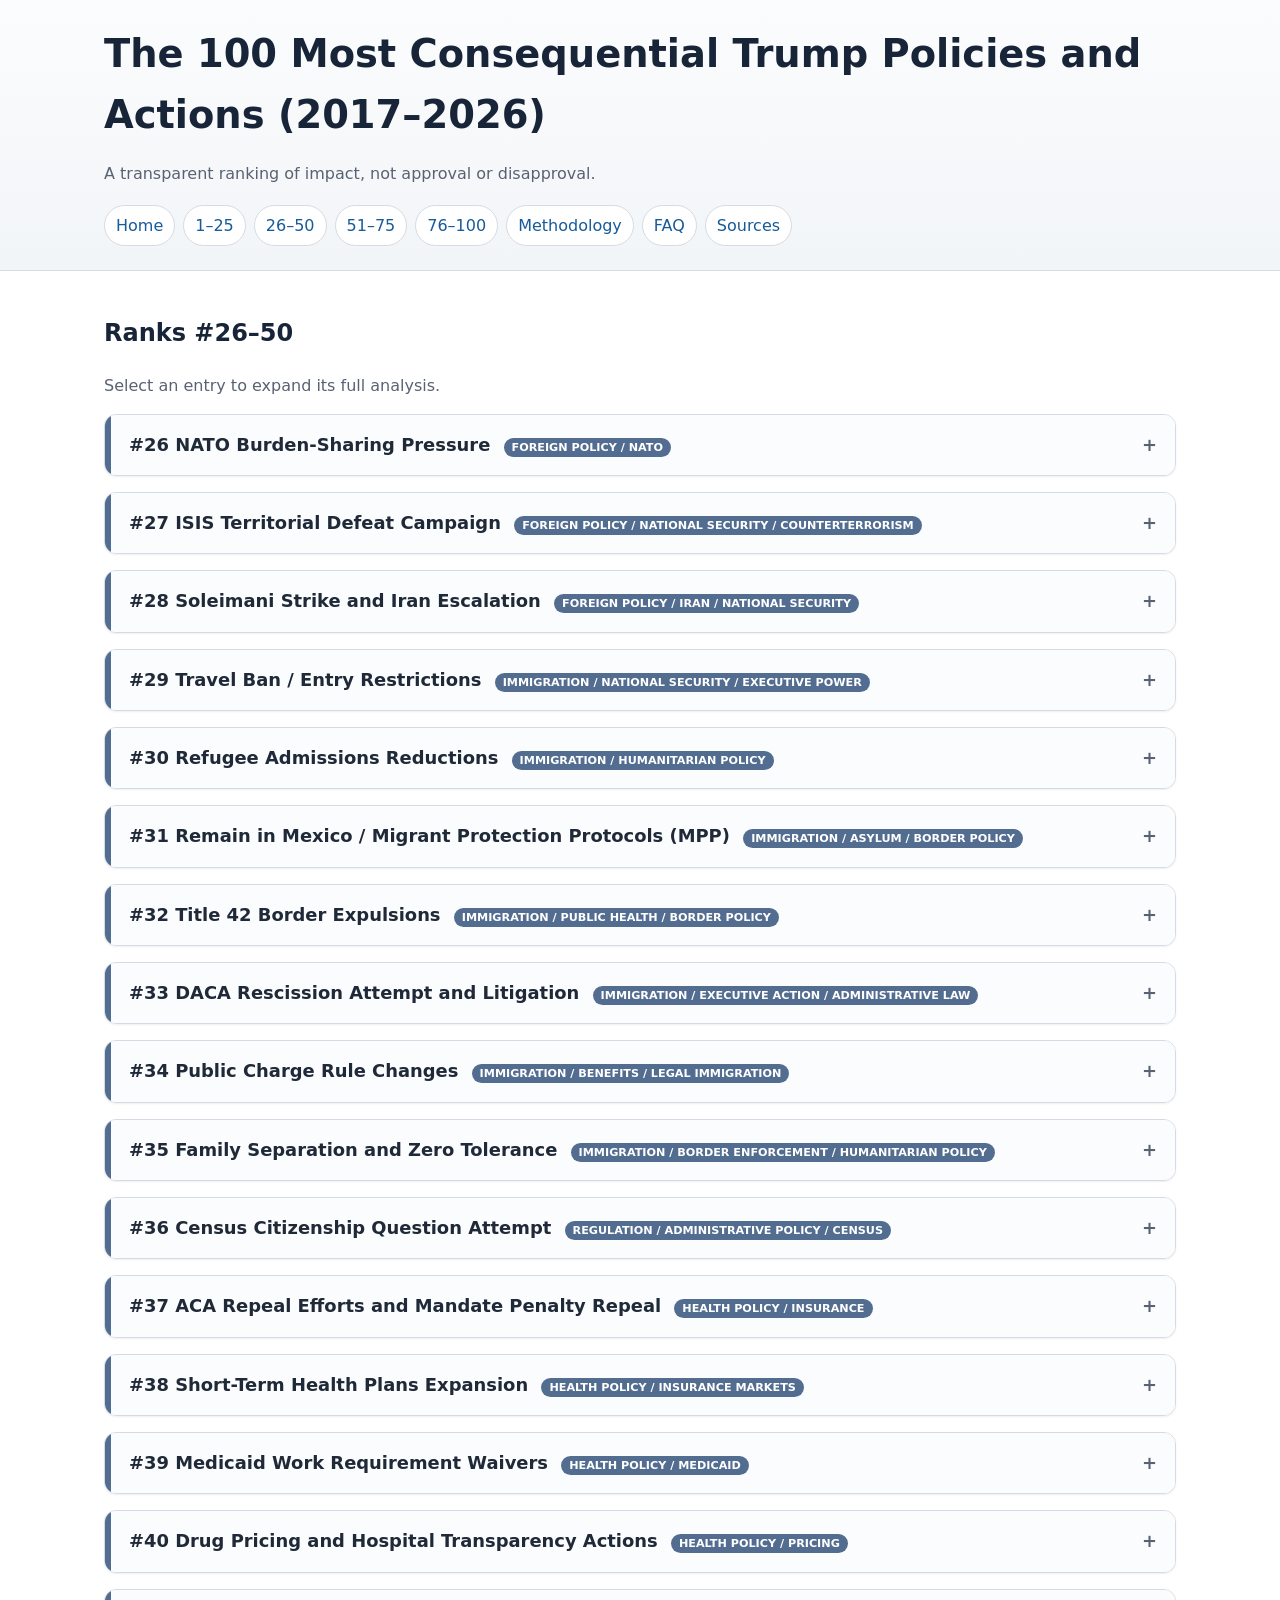
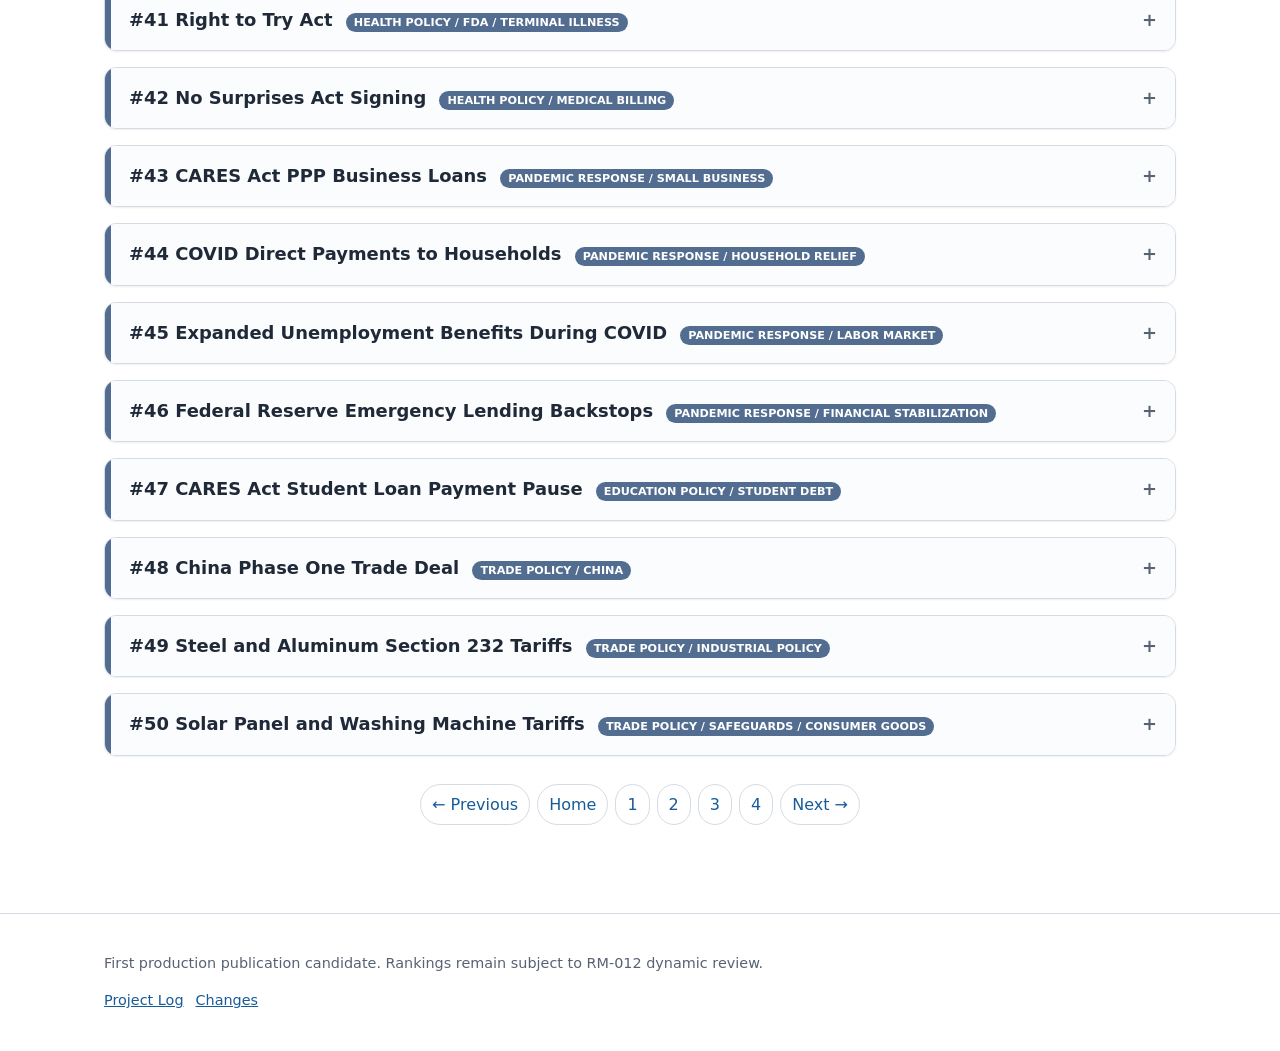
<file: page2.html>
<!doctype html><html lang="en"><head>
<!-- Google tag (gtag.js) -->
<script async src="https://www.googletagmanager.com/gtag/js?id=G-BQTNHB9WEV"></script>
<script>
  window.dataLayer = window.dataLayer || [];
  function gtag(){dataLayer.push(arguments);}
  gtag('js', new Date());

  gtag('config', 'G-BQTNHB9WEV');
</script>
<meta charset="utf-8"><meta name="viewport" content="width=device-width,initial-scale=1"><title>Ranks 26–50</title><meta name="description" content="Ranks 26 through 50 in the Trump policy impact ranking."><link rel="canonical" href="https://example.com/page2.html"><link rel="stylesheet" href="style.css"><script type="application/ld+json">{"@context":"https://schema.org","@type":"WebSite","name":"The 100 Most Consequential Trump Policies and Actions (2017–2026)","description":"A transparent, nonpartisan ranking of Trump-era actions by estimated impact."}</script></head><body><header><div class="wrapper"><h1>The 100 Most Consequential Trump Policies and Actions (2017–2026)</h1><p class="meta">A transparent ranking of impact, not approval or disapproval.</p><nav><a href="index.html">Home</a><a href="page1.html">1–25</a><a href="page2.html">26–50</a><a href="page3.html">51–75</a><a href="page4.html">76–100</a><a href="methodology.html">Methodology</a><a href="faq.html">FAQ</a><a href="sources.html">Sources</a></nav></div></header><main class="wrapper"><h2>Ranks #26–50</h2><p class="small">Select an entry to expand its full analysis.</p><details class="rank-card" id="rank26"><summary>#26 NATO Burden-Sharing Pressure <span class="badge">Foreign Policy / NATO</span></summary><div class="rank-body"><p class="meta">Foreign Policy / NATO • 2017–2026</p><div class="impact-row"><strong>Impact Score: 68/100</strong><div class="impact-bar"><div class="impact-fill" style="width:68%"></div></div></div><h3>Description</h3><p>Trump repeatedly pressured NATO allies to increase defense spending and questioned alliance burden-sharing. He argued that many allies were not meeting defense-spending commitments and that the United States was carrying too much of the alliance’s military burden.</p><p>The pressure affected NATO diplomacy, defense budgets, alliance messaging, and debates over deterrence. It also created uncertainty because Trump sometimes paired burden-sharing demands with rhetoric that raised questions about U.S. commitment to collective defense.</p><p>The issue mattered because NATO is central to U.S. security policy and transatlantic relations. Even rhetorical pressure from a U.S. president can influence allied planning, adversary perceptions, and defense spending decisions.</p><p><strong>Population Affected:</strong> NATO allies, U.S. taxpayers, defense ministries, military planners, European publics, and adversaries assessing alliance cohesion.</p><p><strong>Economic Magnitude:</strong> Large alliance and defense-budget implications; fiscal effects depend on allied spending and U.S. posture decisions.</p><section class="analysis"><div class="panel"><h3>Supportive Analysis</h3><p>Supporters argue that Trump’s pressure forced allies to take defense spending more seriously. They contend that U.S. presidents had complained about burden-sharing for years but that Trump’s blunt approach produced more visible movement.</p><p>Supporters also argue that a stronger NATO requires allies to invest in their own defense rather than relying disproportionately on the United States.</p><h4>Supportive / Primary Sources</h4><ul><li><a href="https://www.nato.int/cps/en/natohq/topics_49198.htm">NATO — Defence Expenditure Data</a> <span class="tag">Primary data</span></li><li><a href="https://www.heritage.org/defense">Heritage — NATO and Defense Spending</a> <span class="tag">Supportive</span></li><li><a href="https://trumpwhitehouse.archives.gov/">Trump White House Archive — NATO</a> <span class="tag">Primary archive</span></li></ul></div><div class="panel"><h3>Critical Analysis</h3><p>Critics argue that Trump’s approach undermined alliance confidence and risked weakening deterrence by casting doubt on U.S. commitments. They contend that alliance credibility depends not only on spending but also on trust, consistency, and shared strategy.</p><p>Critics also argue that public threats toward allies can benefit adversaries by creating uncertainty about whether NATO would respond collectively in a crisis.</p><h4>Critical / Research Sources</h4><ul><li><a href="https://www.brookings.edu/topic/nato/">Brookings — NATO and Alliance Policy</a> <span class="tag">Analysis</span></li><li><a href="https://www.cfr.org/backgrounder/what-nato">Council on Foreign Relations — NATO</a> <span class="tag">Background</span></li><li><a href="https://www.chathamhouse.org/topics/nato">Chatham House — NATO / Transatlantic Security</a> <span class="tag">Analysis</span></li></ul></div></section><details class="why"><summary>Why This Rank?</summary><p>NATO burden-sharing pressure ranks in the Top 25 because it affected a major security alliance and had broad international significance. It changed diplomatic tone and may have influenced allied spending debates.</p><p>It ranks below more concrete foreign-policy actions such as the Abraham Accords, Iran withdrawal, and the Afghanistan framework because its effects are harder to isolate. But the alliance implications are large enough to place it high in the ranking.</p><p><strong>Impact Score:</strong> 68/100</p><div class="score-grid"><div><strong>Factor</strong></div><div><strong>Score</strong></div><div><strong>Weight</strong></div><div>People Affected</div><div>55</div><div>22%</div><div>Economic Magnitude</div><div>70</div><div>18%</div><div>Institutional / Legal Permanence</div><div>74</div><div>22%</div><div>Duration of Effects</div><div>78</div><div>13%</div><div>International Impact</div><div>96</div><div>13%</div><div>Historical Significance</div><div>86</div><div>12%</div></div></details></div></details><details class="rank-card" id="rank27"><summary>#27 ISIS Territorial Defeat Campaign <span class="badge">Foreign Policy / National Security / Counterterrorism</span></summary><div class="rank-body"><p class="meta">Foreign Policy / National Security / Counterterrorism • 2017–2026</p><div class="impact-row"><strong>Impact Score: 68/100</strong><div class="impact-bar"><div class="impact-fill" style="width:68%"></div></div></div><h3>Description</h3><p>When Trump took office, ISIS still controlled meaningful territory in Iraq and Syria, even though the U.S.-led campaign had begun under Obama in 2014. ISIS had used territory to collect taxes, train fighters, produce propaganda, and present itself as a functioning state rather than only a terrorist network.</p><p>The Trump administration continued and intensified Operation Inherent Resolve. It relied on coalition airpower, intelligence, special operations support, Iraqi Security Forces, and the Kurdish-led Syrian Democratic Forces. By March 2019, ISIS lost its last territorial holdout at Baghuz in eastern Syria.</p><p>The victory ended ISIS’s claim to govern a caliphate, but not ISIS itself. Fighters dispersed into deserts, prisons, camps, and affiliates elsewhere. Reconstruction, governance, detainee policy, Kurdish-Turkish tensions, and the risk of ISIS reconstitution remained unresolved.</p><p><strong>Population Affected:</strong> Millions of civilians in Iraq and Syria, local partner forces, U.S. and coalition personnel, displaced people, regional governments, humanitarian organizations, and countries affected by ISIS-inspired terrorism.</p><p><strong>Economic Magnitude:</strong> Large military, humanitarian, reconstruction, intelligence, and regional-security effects; smaller direct domestic fiscal effects than tax or pandemic policy.</p><section class="analysis"><div class="panel"><h3>Supportive Analysis</h3><p>Supporters argue that Trump inherited momentum but accelerated the final destruction of ISIS’s territorial base through greater battlefield delegation and sustained coalition pressure.</p><p>They emphasize that territory was central to ISIS’s appeal. Destroying the caliphate reduced the group’s prestige, recruitment power, revenue collection, and ability to coordinate external operations.</p><p>Supporters also point to the limited U.S. ground footprint, arguing the campaign showed how local partners, intelligence, special operations, and airpower could achieve a major counterterrorism goal without a large U.S. occupation.</p><h4>Supportive / Primary Sources</h4><ul><li><a href="https://www.inherentresolve.mil/WHO-WE-ARE/History/">CJTF-OIR — History</a> <span class="tag">Primary</span></li><li><a href="https://www.defense.gov/News/Feature-Stories/Story/Article/3936856/operation-inherent-resolve/">Department of Defense — Operation Inherent Resolve</a> <span class="tag">Primary</span></li><li><a href="https://www.heritage.org/terrorism">Heritage Foundation — Terrorism</a> <span class="tag">Supportive</span></li></ul></div><div class="panel"><h3>Critical Analysis</h3><p>Critics argue that the final victory was the culmination of a multi-year coalition effort whose strategy and partnerships were largely established before 2017.</p><p>They also stress that ISIS was territorially defeated, not eliminated. Oversight bodies and analysts continued to warn that weak governance and detention problems could allow the group to reconstitute.</p><p>Another criticism is that stabilization lagged behind military success, leaving reconstruction, governance, and humanitarian needs unresolved in liberated areas.</p><h4>Critical / Research Sources</h4><ul><li><a href="https://oig.usaid.gov/sites/default/files/2019-05/LIG-OCO-OIR-Q2-March2019.pdf">Lead Inspector General — OIR Report</a> <span class="tag">Oversight</span></li><li><a href="https://www.cfr.org/backgrounder/what-isis">Council on Foreign Relations — ISIS Background</a> <span class="tag">Background</span></li><li><a href="https://www.washingtoninstitute.org/policy-analysis/islamic-state-five-years-later-persistent-threats-us-options">Washington Institute — ISIS Five Years Later</a> <span class="tag">Research</span></li></ul></div></section><details class="why"><summary>Why This Rank?</summary><p>ISIS territorial defeat ranks below the Top 25 because it affected fewer Americans directly than tax, court, immigration, pandemic, and healthcare policies.</p><p>It ranks above the Soleimani strike because the destruction of ISIS territory changed the security map of Iraq and Syria over several years, while the Soleimani strike was a narrower crisis event.</p><p>The score is driven by international impact, duration, and historical significance. Lower domestic population and economic scores keep it outside the Top 25.</p><p><strong>Impact Score:</strong> 68/100</p><div class="score-grid"><div><strong>Factor</strong></div><div><strong>Score</strong></div><div><strong>Weight</strong></div><div>People Affected</div><div>62</div><div>22%</div><div>Economic Magnitude</div><div>58</div><div>18%</div><div>Institutional / Legal Permanence</div><div>67</div><div>22%</div><div>Duration of Effects</div><div>72</div><div>13%</div><div>International Impact</div><div>86</div><div>13%</div><div>Historical Significance</div><div>82</div><div>12%</div></div></details></div></details><details class="rank-card" id="rank28"><summary>#28 Soleimani Strike and Iran Escalation <span class="badge">Foreign Policy / Iran / National Security</span></summary><div class="rank-body"><p class="meta">Foreign Policy / Iran / National Security • 2017–2026</p><div class="impact-row"><strong>Impact Score: 67/100</strong><div class="impact-bar"><div class="impact-fill" style="width:67%"></div></div></div><h3>Description</h3><p>In January 2020, the United States killed Iranian Major General Qasem Soleimani in a drone strike near Baghdad International Airport. Soleimani commanded the IRGC-Quds Force and was a central figure in Iran’s regional strategy and proxy relationships.</p><p>The strike followed escalating attacks involving U.S. forces, Iranian-backed militias, and U.S. facilities in Iraq. The administration argued Soleimani was responsible for past attacks and planning future attacks on Americans.</p><p>Iran responded with missile strikes on Iraqi bases housing U.S. forces, causing injuries and bringing the two countries close to wider conflict. The episode intensified debate over deterrence, war powers, imminence, and presidential authority.</p><p><strong>Population Affected:</strong> U.S. troops and diplomats, Iranian officials and citizens, Iraqi civilians and leaders, militia groups, Gulf allies, Israel, global energy markets, and congressional war-powers institutions.</p><p><strong>Economic Magnitude:</strong> Large geopolitical and security consequences, including regional-war risk; smaller direct fiscal magnitude than domestic programs.</p><section class="analysis"><div class="panel"><h3>Supportive Analysis</h3><p>Supporters argue Soleimani was not an ordinary official but the architect of operations that killed Americans and destabilized multiple countries.</p><p>They contend the strike restored deterrence after repeated attacks and signaled that Iran’s senior leadership would face costs if American lives were threatened.</p><p>Supporters also point out that full-scale war did not follow. Iran retaliated, but both sides stepped back from sustained open conflict.</p><h4>Supportive / Primary Sources</h4><ul><li><a href="https://www.justice.gov/d9/2023-04/2020-03-10_soleimani_airstrike_redacted_2021.pdf">DOJ — Soleimani Strike Legal and Factual Background</a> <span class="tag">Primary/legal</span></li><li><a href="https://2017-2021.state.gov/iran/">State Department Archive — Iran Policy</a> <span class="tag">Primary</span></li><li><a href="https://www.fdd.org/issues/iran/">FDD — Iran Analysis</a> <span class="tag">Supportive/security</span></li></ul></div><div class="panel"><h3>Critical Analysis</h3><p>Critics argue the administration offered shifting explanations, especially over whether an imminent attack justified the strike.</p><p>They contend killing a senior official of a foreign state risked war, required stronger legal justification, and complicated the U.S. position in Iraq.</p><p>Critics also argue the strike fit a pattern of maximum pressure without a diplomatic endgame, leaving nuclear and regional disputes unresolved.</p><h4>Critical / Research Sources</h4><ul><li><a href="https://www.cfr.org/articles/did-soleimani-pose-imminent-threat">CFR — Did Soleimani Pose an Imminent Threat?</a> <span class="tag">Critical/legal</span></li><li><a href="https://www.brookings.edu/articles/was-it-risky-for-the-us-to-take-public-responsibility-for-killing-soleimani/">Brookings — Soleimani Strike Risk</a> <span class="tag">Critical/security</span></li><li><a href="https://crsreports.congress.gov/">Congressional Research Service Reports</a> <span class="tag">Research</span></li></ul></div></section><details class="why"><summary>Why This Rank?</summary><p>The Soleimani strike ranks below ISIS territorial defeat because it was a single crisis event rather than a multi-year campaign that changed control of territory.</p><p>It ranks above the travel ban because the strike carried greater immediate risk of regional war and changed U.S.-Iran deterrence calculations.</p><p>Its score is driven by international impact and historical significance, not broad domestic population reach.</p><p><strong>Impact Score:</strong> 67/100</p><div class="score-grid"><div><strong>Factor</strong></div><div><strong>Score</strong></div><div><strong>Weight</strong></div><div>People Affected</div><div>52</div><div>22%</div><div>Economic Magnitude</div><div>55</div><div>18%</div><div>Institutional / Legal Permanence</div><div>68</div><div>22%</div><div>Duration of Effects</div><div>74</div><div>13%</div><div>International Impact</div><div>92</div><div>13%</div><div>Historical Significance</div><div>82</div><div>12%</div></div></details></div></details><details class="rank-card" id="rank29"><summary>#29 Travel Ban / Entry Restrictions <span class="badge">Immigration / National Security / Executive Power</span></summary><div class="rank-body"><p class="meta">Immigration / National Security / Executive Power • 2017–2026</p><div class="impact-row"><strong>Impact Score: 66/100</strong><div class="impact-bar"><div class="impact-fill" style="width:66%"></div></div></div><h3>Description</h3><p>Early in 2017, Trump issued executive orders restricting entry from several countries, most of them Muslim-majority countries, while the administration reviewed vetting procedures. The first order caused airport confusion, protests, and immediate litigation.</p><p>Later versions were revised and narrowed. In Trump v. Hawaii, the Supreme Court upheld a later proclamation, making the policy a major precedent on presidential authority over entry restrictions.</p><p>The policy became more than an immigration measure. It tested how courts should evaluate national-security claims, campaign statements, religious-discrimination allegations, and executive power over foreign nationals seeking entry.</p><p><strong>Population Affected:</strong> Travelers, families, students, workers, refugees, universities, employers, consular officers, airports, affected countries, and courts reviewing presidential immigration authority.</p><p><strong>Economic Magnitude:</strong> Moderate fiscal magnitude but large legal, diplomatic, family, educational, and institutional effects.</p><section class="analysis"><div class="panel"><h3>Supportive Analysis</h3><p>Supporters argue the president has broad authority to suspend entry of foreign nationals when national interests or security risks are involved.</p><p>They contend the policy targeted vetting capacity and information-sharing, not religion, and that countries with weak identity systems presented screening challenges.</p><p>Supporters also argue entry restrictions are preventive tools: the goal is to reduce risk before a vetting failure occurs.</p><h4>Supportive / Primary Sources</h4><ul><li><a href="https://www.supremecourt.gov/opinions/17pdf/17-965_h315.pdf">Supreme Court — Trump v. Hawaii</a> <span class="tag">Primary/legal</span></li><li><a href="https://www.dhs.gov/archive/news/2017/09/24/enhancing-vetting-capabilities-and-processes-detecting-attempted-entry-united-states">DHS — Enhanced Vetting Proclamation Context</a> <span class="tag">Primary</span></li><li><a href="https://www.heritage.org/immigration">Heritage Foundation — Immigration</a> <span class="tag">Supportive</span></li></ul></div><div class="panel"><h3>Critical Analysis</h3><p>Critics argue the policy’s origins, campaign rhetoric, and country selection made it discriminatory in purpose and effect.</p><p>They emphasize practical harms: family separation, student and worker uncertainty, delayed refugee processing, and damage to America’s image abroad.</p><p>Legal critics argue Trump v. Hawaii gave excessive deference to executive claims of national security.</p><h4>Critical / Research Sources</h4><ul><li><a href="https://www.aclu.org/cases/trump-v-hawaii">ACLU — Trump v. Hawaii</a> <span class="tag">Critical/legal</span></li><li><a href="https://www.acslaw.org/analysis/acs-supreme-court-review/trump-v-hawaii-and-the-future-of-presidential-power-over-immigration/">ACS — Trump v. Hawaii and Presidential Power</a> <span class="tag">Critical/legal</span></li><li><a href="https://harvardlawreview.org/print/vol-132/trump-v-hawaii/">Harvard Law Review — Trump v. Hawaii</a> <span class="tag">Legal analysis</span></li></ul></div></section><details class="why"><summary>Why This Rank?</summary><p>The travel ban ranks below the Soleimani strike because it did not involve military escalation with another state.</p><p>It ranks above refugee-admissions reductions because it affected a wider range of entry categories and produced a major Supreme Court precedent.</p><p>Its score is driven by legal and symbolic significance more than economic magnitude.</p><p><strong>Impact Score:</strong> 66/100</p><div class="score-grid"><div><strong>Factor</strong></div><div><strong>Score</strong></div><div><strong>Weight</strong></div><div>People Affected</div><div>70</div><div>22%</div><div>Economic Magnitude</div><div>48</div><div>18%</div><div>Institutional / Legal Permanence</div><div>80</div><div>22%</div><div>Duration of Effects</div><div>78</div><div>13%</div><div>International Impact</div><div>82</div><div>13%</div><div>Historical Significance</div><div>84</div><div>12%</div></div></details></div></details><details class="rank-card" id="rank30"><summary>#30 Refugee Admissions Reductions <span class="badge">Immigration / Humanitarian Policy</span></summary><div class="rank-body"><p class="meta">Immigration / Humanitarian Policy • 2017–2026</p><div class="impact-row"><strong>Impact Score: 65/100</strong><div class="impact-bar"><div class="impact-fill" style="width:65%"></div></div></div><h3>Description</h3><p>Trump sharply reduced the annual ceiling for refugee admissions and changed refugee-processing priorities. The Obama administration had set a fiscal year 2017 ceiling of 110,000 refugees; Trump lowered the ceiling and kept reducing it in later years.</p><p>Refugee resettlement is different from asylum at the border. Refugees are usually vetted overseas before admission. Lower ceilings affected displaced people abroad and the U.S. agencies, faith groups, nonprofits, and local partners that help resettle them.</p><p>The impact extended beyond annual numbers. When arrivals collapse, resettlement offices close, staff leave, local partnerships weaken, and future capacity becomes harder to rebuild.</p><p><strong>Population Affected:</strong> Refugees abroad, U.S. resettlement agencies, faith-based groups, local partners, families awaiting reunification, employers, schools, and receiving communities.</p><p><strong>Economic Magnitude:</strong> Modest fiscal magnitude compared with domestic programs but significant humanitarian, institutional, diplomatic, and community-level effects.</p><section class="analysis"><div class="panel"><h3>Supportive Analysis</h3><p>Supporters argue refugee admissions should reflect security-screening capacity, domestic integration capacity, and national priorities.</p><p>They contend the United States can assist displaced people closer to their regions of origin through overseas aid rather than large-scale resettlement.</p><p>Some supporters also favored prioritizing particular persecuted groups instead of maintaining prior regional formulas.</p><h4>Supportive / Primary Sources</h4><ul><li><a href="https://www.state.gov/refugee-admissions/">State Department — Refugee Admissions</a> <span class="tag">Primary</span></li><li><a href="https://cis.org/">Center for Immigration Studies</a> <span class="tag">Supportive/restrictionist</span></li><li><a href="https://www.heritage.org/immigration">Heritage Foundation — Immigration</a> <span class="tag">Supportive</span></li></ul></div><div class="panel"><h3>Critical Analysis</h3><p>Critics argue the reductions weakened one of the world’s most important refugee-resettlement systems even though the program already involved extensive screening.</p><p>They stress the institutional damage: local offices, language services, staff, and community partnerships cannot easily survive when arrivals fall sharply.</p><p>Humanitarian critics say the policy signaled retreat from U.S. leadership during a period of large global displacement.</p><h4>Critical / Research Sources</h4><ul><li><a href="https://www.migrationpolicy.org/article/refugees-and-asylees-united-states-2021">MPI — Refugees and Asylees in the United States</a> <span class="tag">Research</span></li><li><a href="https://www.bakerinstitute.org/research/dismantling-us-refugee-resettlement-and-its-impacts">Baker Institute — Dismantling U.S. Refugee Resettlement</a> <span class="tag">Critical/research</span></li><li><a href="https://www.mdpi.com/2076-0760/9/8/129">Social Sciences — The End of Resettlement?</a> <span class="tag">Academic</span></li></ul></div></section><details class="why"><summary>Why This Rank?</summary><p>Refugee admissions reductions rank below the travel ban because they affected a narrower pathway and did not generate the same Supreme Court precedent.</p><p>They rank above Remain in Mexico because they reshaped a longstanding global resettlement program and domestic refugee infrastructure across many states.</p><p>The score is driven by humanitarian and international impact rather than economic magnitude.</p><p><strong>Impact Score:</strong> 65/100</p><div class="score-grid"><div><strong>Factor</strong></div><div><strong>Score</strong></div><div><strong>Weight</strong></div><div>People Affected</div><div>62</div><div>22%</div><div>Economic Magnitude</div><div>42</div><div>18%</div><div>Institutional / Legal Permanence</div><div>72</div><div>22%</div><div>Duration of Effects</div><div>76</div><div>13%</div><div>International Impact</div><div>82</div><div>13%</div><div>Historical Significance</div><div>80</div><div>12%</div></div></details></div></details><details class="rank-card" id="rank31"><summary>#31 Remain in Mexico / Migrant Protection Protocols (MPP) <span class="badge">Immigration / Asylum / Border Policy</span></summary><div class="rank-body"><p class="meta">Immigration / Asylum / Border Policy • 2017–2026</p><div class="impact-row"><strong>Impact Score: 64/100</strong><div class="impact-bar"><div class="impact-fill" style="width:64%"></div></div></div><h3>Description</h3><p>The Migrant Protection Protocols, known as Remain in Mexico, were announced in late 2018 and implemented in 2019. Under MPP, many asylum seekers arriving at the southern border were returned to Mexico to wait for U.S. immigration-court hearings.</p><p>Before MPP, many asylum seekers who passed initial screening could remain in the United States while awaiting hearings, often because detention capacity was limited and court backlogs were long. The administration argued this encouraged weak or fraudulent claims.</p><p>MPP changed the geography of asylum. Waiting time, legal access, shelter needs, and safety risks shifted to Mexican border cities. The policy also required coordination with Mexico and became the subject of extensive litigation and reinstatement battles.</p><p><strong>Population Affected:</strong> Asylum seekers, families, immigration courts, Border Patrol, Mexican border communities, legal-service providers, humanitarian organizations, and U.S.-Mexico diplomatic actors.</p><p><strong>Economic Magnitude:</strong> Moderate direct fiscal magnitude but large operational, humanitarian, court-system, and diplomatic effects at the southern border.</p><section class="analysis"><div class="panel"><h3>Supportive Analysis</h3><p>Supporters argue MPP addressed a central operational problem: migrants could enter the United States, claim asylum, and remain for years while courts worked through backlogs.</p><p>They contend requiring applicants to wait in Mexico reduced incentives for weak claims and reduced pressure on detention facilities and border agencies.</p><p>Supporters also view MPP as burden-sharing with Mexico and a way to make asylum processing more credible.</p><h4>Supportive / Primary Sources</h4><ul><li><a href="https://www.dhs.gov/archive/migrant-protection-protocols">DHS Archive — Migrant Protection Protocols</a> <span class="tag">Primary</span></li><li><a href="https://cis.org/Report/Remain-Mexico-Policy-Effective">CIS — Remain in Mexico Policy</a> <span class="tag">Supportive</span></li><li><a href="https://www.heritage.org/immigration">Heritage Foundation — Immigration</a> <span class="tag">Supportive</span></li></ul></div><div class="panel"><h3>Critical Analysis</h3><p>Critics argue MPP exposed asylum seekers to dangerous conditions in Mexican border cities, including kidnapping, extortion, assault, and homelessness.</p><p>They also argue it made legal representation much harder because asylum seekers waiting in Mexico struggled to communicate with lawyers, gather evidence, and appear safely for hearings.</p><p>Another criticism is that MPP shifted humanitarian obligations to Mexico and nonprofits instead of solving the immigration-court backlog.</p><h4>Critical / Research Sources</h4><ul><li><a href="https://www.americanimmigrationcouncil.org/fact-sheet/migrant-protection-protocols/">American Immigration Council — MPP</a> <span class="tag">Critical/research</span></li><li><a href="https://cmsny.org/mpp-briefing-graphic/">Center for Migration Studies — MPP History</a> <span class="tag">Research</span></li><li><a href="https://humanrightsfirst.org/library/?_topics=remain-in-mexico">Human Rights First — Remain in Mexico</a> <span class="tag">Critical/documentation</span></li></ul></div></section><details class="why"><summary>Why This Rank?</summary><p>MPP ranks below refugee-admissions reductions because refugee ceilings affected a broader global resettlement infrastructure, while MPP focused on southern-border asylum processing.</p><p>It ranks above Title 42 in this ordering because MPP became a durable legal and diplomatic fight over asylum structure, while Title 42 was formally tied to a temporary health emergency.</p><p>Its score is driven by institutional significance within asylum policy and international effects through U.S.-Mexico coordination.</p><p><strong>Impact Score:</strong> 64/100</p><div class="score-grid"><div><strong>Factor</strong></div><div><strong>Score</strong></div><div><strong>Weight</strong></div><div>People Affected</div><div>68</div><div>22%</div><div>Economic Magnitude</div><div>44</div><div>18%</div><div>Institutional / Legal Permanence</div><div>76</div><div>22%</div><div>Duration of Effects</div><div>72</div><div>13%</div><div>International Impact</div><div>78</div><div>13%</div><div>Historical Significance</div><div>78</div><div>12%</div></div></details></div></details><details class="rank-card" id="rank32"><summary>#32 Title 42 Border Expulsions <span class="badge">Immigration / Public Health / Border Policy</span></summary><div class="rank-body"><p class="meta">Immigration / Public Health / Border Policy • 2017–2026</p><div class="impact-row"><strong>Impact Score: 63/100</strong><div class="impact-bar"><div class="impact-fill" style="width:63%"></div></div></div><h3>Description</h3><p>During COVID-19, the Trump administration used public-health authority under Title 42 to rapidly expel many migrants at the border. The order was framed as disease control for crowded border settings, but it quickly became one of the most important border-management tools of the period.</p><p>Title 42 changed the relationship between asylum law and border processing. Many migrants who otherwise might have been screened for asylum were turned back quickly, often without the usual immigration procedures.</p><p>Because Title 42 was later retained for a period under Biden before ending, its legacy extended beyond Trump’s first term. It showed how emergency health authority could reshape immigration enforcement at mass scale.</p><p><strong>Population Affected:</strong> Border migrants, asylum seekers, Border Patrol, public-health agencies, Mexican border communities, immigration courts, humanitarian groups, and U.S.-Mexico relations.</p><p><strong>Economic Magnitude:</strong> Large operational and humanitarian effects at the border; smaller direct fiscal magnitude than domestic relief programs.</p><section class="analysis"><div class="panel"><h3>Supportive Analysis</h3><p>Supporters argue Title 42 was a practical emergency response during a pandemic when crowded detention facilities and rapid cross-border movement created health risks.</p><p>They contend the policy reduced pressure on Border Patrol, detention capacity, and immigration courts during an emergency.</p><p>Supporters also argue emergency powers must be available when ordinary processing systems cannot safely handle large flows.</p><h4>Supportive / Primary Sources</h4><ul><li><a href="https://www.dhs.gov/archive">DHS Archive</a> <span class="tag">Primary</span></li><li><a href="https://www.heritage.org/immigration">Heritage Foundation — Immigration</a> <span class="tag">Supportive</span></li><li><a href="https://cis.org/">Center for Immigration Studies</a> <span class="tag">Supportive/restrictionist</span></li></ul></div><div class="panel"><h3>Critical Analysis</h3><p>Critics argue Title 42 used public health as a pretext for restricting asylum, often expelling people without meaningful screening.</p><p>They contend the policy encouraged repeat crossings because expulsions carried fewer formal immigration consequences than deportations.</p><p>Public-health critics argued targeted testing, quarantine, and processing safeguards could have addressed risks without broadly closing asylum access.</p><h4>Critical / Research Sources</h4><ul><li><a href="https://www.migrationpolicy.org/">Migration Policy Institute</a> <span class="tag">Research</span></li><li><a href="https://www.americanimmigrationcouncil.org/">American Immigration Council</a> <span class="tag">Critical/context</span></li><li><a href="https://www.hrw.org/united-states">Human Rights Watch — United States</a> <span class="tag">Critical</span></li></ul></div></section><details class="why"><summary>Why This Rank?</summary><p>Title 42 ranks below MPP because MPP was a more durable asylum-structure fight, while Title 42 was formally tied to a temporary emergency.</p><p>It ranks above DACA rescission because it affected border operations at larger scale, even though DACA involved deeper reliance interests for a defined population.</p><p>Its score is driven by operational impact and people affected, with lower permanence because emergency health authority was less durable.</p><p><strong>Impact Score:</strong> 63/100</p><div class="score-grid"><div><strong>Factor</strong></div><div><strong>Score</strong></div><div><strong>Weight</strong></div><div>People Affected</div><div>72</div><div>22%</div><div>Economic Magnitude</div><div>45</div><div>18%</div><div>Institutional / Legal Permanence</div><div>70</div><div>22%</div><div>Duration of Effects</div><div>68</div><div>13%</div><div>International Impact</div><div>74</div><div>13%</div><div>Historical Significance</div><div>76</div><div>12%</div></div></details></div></details><details class="rank-card" id="rank33"><summary>#33 DACA Rescission Attempt and Litigation <span class="badge">Immigration / Executive Action / Administrative Law</span></summary><div class="rank-body"><p class="meta">Immigration / Executive Action / Administrative Law • 2017–2026</p><div class="impact-row"><strong>Impact Score: 62/100</strong><div class="impact-bar"><div class="impact-fill" style="width:62%"></div></div></div><h3>Description</h3><p>The Trump administration attempted to end Deferred Action for Childhood Arrivals, the Obama-era program protecting many undocumented immigrants brought to the United States as children. DACA offered protection from deportation and work authorization to eligible recipients.</p><p>The attempted rescission triggered major litigation. In 2020, the Supreme Court held that the administration’s termination process was legally inadequate, while leaving open whether a future administration could end the program through a better process.</p><p>The episode mattered because DACA recipients had built lives around the program: jobs, education, mortgages, families, and community ties. The dispute showed both the power and fragility of immigration programs created by executive action.</p><p><strong>Population Affected:</strong> DACA recipients, families, employers, universities, state governments, immigration agencies, courts, and communities with long-settled young immigrants.</p><p><strong>Economic Magnitude:</strong> Moderate fiscal effects but large labor-market, reliance, family, and legal consequences for hundreds of thousands of people.</p><section class="analysis"><div class="panel"><h3>Supportive Analysis</h3><p>Supporters of rescission argued DACA exceeded lawful executive discretion and that immigration status should be decided by Congress.</p><p>They contended ending DACA would restore constitutional boundaries and pressure Congress to enact a permanent statutory solution.</p><p>Some supporters also argued broad deferred-action programs create incentives for future unauthorized migration if not controlled by legislation.</p><h4>Supportive / Primary Sources</h4><ul><li><a href="https://www.dhs.gov/archive">DHS Archive</a> <span class="tag">Primary</span></li><li><a href="https://www.heritage.org/immigration">Heritage Foundation — Immigration</a> <span class="tag">Supportive</span></li><li><a href="https://cis.org/">Center for Immigration Studies</a> <span class="tag">Supportive/restrictionist</span></li></ul></div><div class="panel"><h3>Critical Analysis</h3><p>Critics argued that ending DACA would punish people who came to the United States as children and had relied on government assurances.</p><p>They emphasized the economic and social contributions of DACA recipients, including work, taxes, education, and family responsibilities.</p><p>Legal critics said the rescission ignored reliance interests and failed to give a reasoned explanation.</p><h4>Critical / Research Sources</h4><ul><li><a href="https://www.supremecourt.gov/opinions/19pdf/18-587_5ifl.pdf">Supreme Court — DHS v. Regents</a> <span class="tag">Primary/legal</span></li><li><a href="https://www.migrationpolicy.org/">Migration Policy Institute</a> <span class="tag">Research</span></li><li><a href="https://www.americanimmigrationcouncil.org/">American Immigration Council</a> <span class="tag">Critical/context</span></li></ul></div></section><details class="why"><summary>Why This Rank?</summary><p>DACA ranks below Title 42 because it affected fewer people directly and did not transform border operations at the same scale.</p><p>It ranks above public charge changes because DACA involved a more visible and legally significant clash over executive power and reliance interests.</p><p>Its score is driven by legal permanence questions and people affected, with lower international impact than border or refugee policies.</p><p><strong>Impact Score:</strong> 62/100</p><div class="score-grid"><div><strong>Factor</strong></div><div><strong>Score</strong></div><div><strong>Weight</strong></div><div>People Affected</div><div>70</div><div>22%</div><div>Economic Magnitude</div><div>48</div><div>18%</div><div>Institutional / Legal Permanence</div><div>78</div><div>22%</div><div>Duration of Effects</div><div>76</div><div>13%</div><div>International Impact</div><div>50</div><div>13%</div><div>Historical Significance</div><div>78</div><div>12%</div></div></details></div></details><details class="rank-card" id="rank34"><summary>#34 Public Charge Rule Changes <span class="badge">Immigration / Benefits / Legal Immigration</span></summary><div class="rank-body"><p class="meta">Immigration / Benefits / Legal Immigration • 2017–2026</p><div class="impact-row"><strong>Impact Score: 61/100</strong><div class="impact-bar"><div class="impact-fill" style="width:61%"></div></div></div><h3>Description</h3><p>The Trump administration revised public-charge standards used in some immigration decisions, expanding the circumstances under which use or likely use of public benefits could count against applicants for green cards or visas.</p><p>The rule affected not only applicants but also families deciding whether to use benefits for which they or their children might be eligible. Hospitals, clinics, schools, and social-service agencies worried that families could avoid care or nutrition help out of fear.</p><p>The rule became a major debate over legal immigration, poverty, public benefits, and family well-being. Although later reversed, it showed how technical admissibility rules can affect behavior far beyond formal denials.</p><p><strong>Population Affected:</strong> Legal immigrants, mixed-status families, U.S.-citizen children in immigrant households, healthcare providers, benefit administrators, states, and immigration lawyers.</p><p><strong>Economic Magnitude:</strong> Moderate fiscal magnitude but large indirect effects on benefit use, healthcare access, family decisions, and legal-immigration processing.</p><section class="analysis"><div class="panel"><h3>Supportive Analysis</h3><p>Supporters argue immigration law has long included a public-charge principle and that immigrants should be able to support themselves without heavy reliance on benefits.</p><p>They contend the rule clarified standards, protected taxpayers, and aligned immigration decisions with self-sufficiency expectations.</p><p>Supporters also argue public resources are limited and admission rules should consider long-term fiscal impacts.</p><h4>Supportive / Primary Sources</h4><ul><li><a href="https://www.dhs.gov/archive">DHS Archive</a> <span class="tag">Primary</span></li><li><a href="https://www.heritage.org/immigration">Heritage Foundation — Immigration</a> <span class="tag">Supportive</span></li><li><a href="https://cis.org/">Center for Immigration Studies</a> <span class="tag">Supportive/restrictionist</span></li></ul></div><div class="panel"><h3>Critical Analysis</h3><p>Critics argue the rule created a chilling effect, discouraging eligible families from seeking medical care, food assistance, or housing support.</p><p>They contend it punished low-income immigrants and favored wealthier applicants, changing the character of family-based legal immigration.</p><p>Public-health critics warned that avoiding preventive care and nutrition assistance could worsen health outcomes, especially for children.</p><h4>Critical / Research Sources</h4><ul><li><a href="https://www.kff.org/">KFF — Health Policy</a> <span class="tag">Research</span></li><li><a href="https://www.migrationpolicy.org/">Migration Policy Institute</a> <span class="tag">Research</span></li><li><a href="https://www.urban.org/">Urban Institute — Public Charge Chilling Effects</a> <span class="tag">Research</span></li></ul></div></section><details class="why"><summary>Why This Rank?</summary><p>Public charge ranks below DACA because DACA involved a larger visible population and a major Supreme Court process decision.</p><p>It ranks above family separation because public charge had broader system-wide effects across legal immigration and benefit behavior.</p><p>Its score reflects large indirect effects more than direct fiscal cost.</p><p><strong>Impact Score:</strong> 61/100</p><div class="score-grid"><div><strong>Factor</strong></div><div><strong>Score</strong></div><div><strong>Weight</strong></div><div>People Affected</div><div>66</div><div>22%</div><div>Economic Magnitude</div><div>50</div><div>18%</div><div>Institutional / Legal Permanence</div><div>70</div><div>22%</div><div>Duration of Effects</div><div>70</div><div>13%</div><div>International Impact</div><div>45</div><div>13%</div><div>Historical Significance</div><div>72</div><div>12%</div></div></details></div></details><details class="rank-card" id="rank35"><summary>#35 Family Separation and Zero Tolerance <span class="badge">Immigration / Border Enforcement / Humanitarian Policy</span></summary><div class="rank-body"><p class="meta">Immigration / Border Enforcement / Humanitarian Policy • 2017–2026</p><div class="impact-row"><strong>Impact Score: 60/100</strong><div class="impact-bar"><div class="impact-fill" style="width:60%"></div></div></div><h3>Description</h3><p>In 2018, the Trump administration’s zero-tolerance prosecution policy at the southern border resulted in the separation of many children from parents or guardians. Adults were referred for criminal prosecution while children were treated as unaccompanied minors.</p><p>The policy was intended to deter unlawful crossings and signal that border laws would be enforced. But the government lacked adequate tracking systems to reunite families quickly, and public reaction became intense.</p><p>Although the administration later ended the broad practice by executive order, consequences continued through litigation, reunification efforts, trauma claims, and oversight reports.</p><p><strong>Population Affected:</strong> Separated children and parents, Border Patrol, DOJ, HHS custody systems, immigration courts, child-welfare systems, advocacy groups, and the broader public.</p><p><strong>Economic Magnitude:</strong> Lower fiscal magnitude than many policies but extremely high humanitarian, legal, administrative, and symbolic impact.</p><section class="analysis"><div class="panel"><h3>Supportive Analysis</h3><p>Supporters of zero tolerance argued unlawful entry is a crime and consistent prosecution was necessary to restore deterrence.</p><p>They contended previous enforcement practices encouraged adults to cross with children because family units were less likely to be detained or removed quickly.</p><p>Some supporters framed the controversy as a difficult tradeoff created by immigration laws, court limits on family detention, and large migration flows.</p><h4>Supportive / Primary Sources</h4><ul><li><a href="https://www.dhs.gov/archive">DHS Archive</a> <span class="tag">Primary</span></li><li><a href="https://www.heritage.org/immigration">Heritage Foundation — Immigration</a> <span class="tag">Supportive</span></li><li><a href="https://cis.org/">Center for Immigration Studies</a> <span class="tag">Supportive/restrictionist</span></li></ul></div><div class="panel"><h3>Critical Analysis</h3><p>Critics argue separating children from parents was cruel, unnecessary, and foreseeably traumatic.</p><p>Oversight and legal critics emphasized poor tracking systems, delayed reunifications, and lasting harm to children and parents.</p><p>Critics also argue the policy damaged America’s moral standing and crossed a line between law enforcement and coercive punishment of families.</p><h4>Critical / Research Sources</h4><ul><li><a href="https://www.oig.dhs.gov/">DHS OIG — Family Separation Reports</a> <span class="tag">Oversight</span></li><li><a href="https://www.americanimmigrationcouncil.org/">American Immigration Council</a> <span class="tag">Critical/context</span></li><li><a href="https://phr.org/our-work/resources/you-will-never-see-your-child-again-the-persistent-psychological-effects-of-family-separation/">Physicians for Human Rights — Family Separation</a> <span class="tag">Critical/medical</span></li></ul></div></section><details class="why"><summary>Why This Rank?</summary><p>Family separation ranks below public charge because it affected fewer people directly and was shorter-lived as a formal policy.</p><p>It ranks above the census citizenship question because its humanitarian consequences and public salience were much greater.</p><p>Its score is driven by historical significance and humanitarian impact, not economic magnitude.</p><p><strong>Impact Score:</strong> 60/100</p><div class="score-grid"><div><strong>Factor</strong></div><div><strong>Score</strong></div><div><strong>Weight</strong></div><div>People Affected</div><div>64</div><div>22%</div><div>Economic Magnitude</div><div>35</div><div>18%</div><div>Institutional / Legal Permanence</div><div>72</div><div>22%</div><div>Duration of Effects</div><div>74</div><div>13%</div><div>International Impact</div><div>55</div><div>13%</div><div>Historical Significance</div><div>82</div><div>12%</div></div></details></div></details><details class="rank-card" id="rank36"><summary>#36 Census Citizenship Question Attempt <span class="badge">Regulation / Administrative Policy / Census</span></summary><div class="rank-body"><p class="meta">Regulation / Administrative Policy / Census • 2017–2026</p><div class="impact-row"><strong>Impact Score: 59/100</strong><div class="impact-bar"><div class="impact-fill" style="width:59%"></div></div></div><h3>Description</h3><p>The Trump administration attempted to add a citizenship question to the 2020 Census. A citizenship question had appeared in some census-related surveys, but not on the decennial census form sent to all households in recent decades.</p><p>The stakes were broad because census counts determine congressional apportionment, redistricting, and distribution of federal funds. Critics feared the question would depress response rates among immigrant households and distort population counts.</p><p>In 2019, the Supreme Court blocked the administration’s stated rationale as inadequately explained. The episode became a major case about administrative honesty, census integrity, and representation.</p><p><strong>Population Affected:</strong> All U.S. residents counted by the census, immigrant households, states, local governments, congressional districts, federal funding recipients, and statistical agencies.</p><p><strong>Economic Magnitude:</strong> Large indirect fiscal and political magnitude because census data influence representation and hundreds of billions in funding formulas.</p><section class="analysis"><div class="panel"><h3>Supportive Analysis</h3><p>Supporters argued citizenship data could help enforce voting-rights laws and provide better information for policy analysis.</p><p>They contended many countries ask citizenship questions and that the federal government has a legitimate interest in accurate citizenship data.</p><p>Some supporters believed representation and districting debates should distinguish citizens from noncitizens more clearly.</p><h4>Supportive / Primary Sources</h4><ul><li><a href="https://www.supremecourt.gov/opinions/18pdf/18-966_bq7c.pdf">Supreme Court — Department of Commerce v. New York</a> <span class="tag">Primary/legal</span></li><li><a href="https://www.census.gov/">Census Bureau</a> <span class="tag">Primary</span></li><li><a href="https://crsreports.congress.gov/">Congressional Research Service Reports</a> <span class="tag">Research</span></li></ul></div><div class="panel"><h3>Critical Analysis</h3><p>Critics argued the question would reduce participation by immigrant households, producing an undercount that could shift representation and funding.</p><p>They also argued the voting-rights rationale was pretextual, a concern reflected in the Supreme Court’s rejection of the explanation offered.</p><p>Statistical critics stressed that the census depends on trust; adding a politically charged question could reduce data quality.</p><h4>Critical / Research Sources</h4><ul><li><a href="https://www.brennancenter.org/our-work/research-reports/citizenship-question-2020-census">Brennan Center — Census Citizenship Question</a> <span class="tag">Critical/research</span></li><li><a href="https://www.brookings.edu/">Brookings — Census</a> <span class="tag">Analysis</span></li><li><a href="https://www.gao.gov/">Government Accountability Office</a> <span class="tag">Oversight</span></li></ul></div></section><details class="why"><summary>Why This Rank?</summary><p>The census question ranks below family separation because its harm was mostly potential and the question was blocked before implementation.</p><p>It ranks above ACA repeal efforts because the census affects representation and federal funding formulas across every state.</p><p>Its score is driven by people affected and institutional significance, not direct implementation duration.</p><p><strong>Impact Score:</strong> 59/100</p><div class="score-grid"><div><strong>Factor</strong></div><div><strong>Score</strong></div><div><strong>Weight</strong></div><div>People Affected</div><div>92</div><div>22%</div><div>Economic Magnitude</div><div>60</div><div>18%</div><div>Institutional / Legal Permanence</div><div>72</div><div>22%</div><div>Duration of Effects</div><div>62</div><div>13%</div><div>International Impact</div><div>30</div><div>13%</div><div>Historical Significance</div><div>78</div><div>12%</div></div></details></div></details><details class="rank-card" id="rank37"><summary>#37 ACA Repeal Efforts and Mandate Penalty Repeal <span class="badge">Health Policy / Insurance</span></summary><div class="rank-body"><p class="meta">Health Policy / Insurance • 2017–2026</p><div class="impact-row"><strong>Impact Score: 58/100</strong><div class="impact-bar"><div class="impact-fill" style="width:58%"></div></div></div><h3>Description</h3><p>Trump supported congressional efforts to repeal and replace the Affordable Care Act in 2017. Full repeal failed in the Senate, but the administration later signed tax legislation eliminating the ACA’s individual mandate penalty beginning in 2019.</p><p>The mandate penalty was designed to encourage healthier people to remain in insurance markets, helping balance costs. Eliminating it changed the ACA’s incentive structure even though subsidies, Medicaid expansion, marketplaces, and preexisting-condition protections remained.</p><p>The repeal fight shaped health politics for years, forcing debates over Medicaid, premiums, federal spending, and the government’s role in health coverage.</p><p><strong>Population Affected:</strong> Individual-market consumers, Medicaid beneficiaries, insurers, hospitals, states, employers, taxpayers, and people with preexisting conditions.</p><p><strong>Economic Magnitude:</strong> Large insurance-market and budget implications; smaller than full ACA repeal because the broader law remained in place.</p><section class="analysis"><div class="panel"><h3>Supportive Analysis</h3><p>Supporters argued the individual mandate was an unfair tax penalty on people who chose not to buy insurance.</p><p>They contended ACA repeal or revision was necessary because premiums and deductibles remained too high for many households.</p><p>Supporters also argued states should have more flexibility and that market competition could produce better options.</p><h4>Supportive / Primary Sources</h4><ul><li><a href="https://www.hhs.gov/regulations/index.html">HHS — Regulations</a> <span class="tag">Primary</span></li><li><a href="https://www.cms.gov/medicare/regulations-guidance">CMS — Regulations and Guidance</a> <span class="tag">Primary</span></li><li><a href="https://www.heritage.org/health-care">Heritage Foundation — Health Care</a> <span class="tag">Supportive</span></li></ul></div><div class="panel"><h3>Critical Analysis</h3><p>Critics argued repeal efforts threatened coverage for millions and put protections for people with preexisting conditions at risk.</p><p>They contended eliminating the mandate would weaken the risk pool, raise premiums, and increase the uninsured rate compared with leaving the mandate in place.</p><p>Health-system critics also argued the repeal debate created uncertainty for insurers and states.</p><h4>Critical / Research Sources</h4><ul><li><a href="https://www.kff.org/">KFF — Health Policy</a> <span class="tag">Research</span></li><li><a href="https://www.commonwealthfund.org/">Commonwealth Fund</a> <span class="tag">Research</span></li><li><a href="https://www.brookings.edu/topic/health-care/">Brookings — Health Policy</a> <span class="tag">Analysis</span></li></ul></div></section><details class="why"><summary>Why This Rank?</summary><p>ACA repeal efforts rank below the census question because full repeal failed and the implemented change was narrower than the attempted policy.</p><p>They rank above short-term health plan expansion because the mandate penalty repeal affected the ACA’s national structure and federal budget more broadly.</p><p>The score is driven by people affected and economic magnitude, with lower permanence because much of the repeal agenda did not pass.</p><p><strong>Impact Score:</strong> 58/100</p><div class="score-grid"><div><strong>Factor</strong></div><div><strong>Score</strong></div><div><strong>Weight</strong></div><div>People Affected</div><div>78</div><div>22%</div><div>Economic Magnitude</div><div>82</div><div>18%</div><div>Institutional / Legal Permanence</div><div>60</div><div>22%</div><div>Duration of Effects</div><div>62</div><div>13%</div><div>International Impact</div><div>20</div><div>13%</div><div>Historical Significance</div><div>76</div><div>12%</div></div></details></div></details><details class="rank-card" id="rank38"><summary>#38 Short-Term Health Plans Expansion <span class="badge">Health Policy / Insurance Markets</span></summary><div class="rank-body"><p class="meta">Health Policy / Insurance Markets • 2017–2026</p><div class="impact-row"><strong>Impact Score: 57/100</strong><div class="impact-bar"><div class="impact-fill" style="width:57%"></div></div></div><h3>Description</h3><p>The Trump administration expanded short-term limited-duration health insurance plans, which are not subject to all ACA requirements. These plans can cost less than ACA-compliant coverage but may exclude benefits, limit coverage, or deny claims in ways ACA plans cannot.</p><p>The policy was designed to give consumers cheaper alternatives, especially people who did not qualify for large ACA subsidies or wanted temporary coverage between jobs.</p><p>The tradeoff was segmentation. If healthier people left ACA markets for cheaper short-term plans, ACA-compliant premiums could rise, while buyers of short-term plans could discover gaps when they needed care.</p><p><strong>Population Affected:</strong> Individual-market consumers, insurers, brokers, state regulators, ACA marketplace participants, people with preexisting conditions, and healthcare providers.</p><p><strong>Economic Magnitude:</strong> Moderate market and household effects concentrated in the individual insurance market.</p><section class="analysis"><div class="panel"><h3>Supportive Analysis</h3><p>Supporters argue short-term plans provide affordable options for people priced out of ACA coverage.</p><p>They contend adults should be allowed to choose lower-cost plans if they understand the limits and prefer lower premiums.</p><p>Supporters also argue the policy increased competition and reduced the one-size-fits-all nature of ACA regulation.</p><h4>Supportive / Primary Sources</h4><ul><li><a href="https://www.hhs.gov/regulations/index.html">HHS — Regulations</a> <span class="tag">Primary</span></li><li><a href="https://www.cms.gov/medicare/regulations-guidance">CMS — Regulations and Guidance</a> <span class="tag">Primary</span></li><li><a href="https://www.heritage.org/health-care">Heritage Foundation — Health Care</a> <span class="tag">Supportive</span></li></ul></div><div class="panel"><h3>Critical Analysis</h3><p>Critics argue short-term plans can leave consumers underinsured because they may exclude prescription drugs, maternity care, mental health services, or preexisting conditions.</p><p>They contend the plans attract healthier people away from ACA markets, worsening risk pools and raising premiums for comprehensive coverage.</p><p>Consumer advocates warn that plan limits and exclusions can be hard for buyers to understand.</p><h4>Critical / Research Sources</h4><ul><li><a href="https://www.kff.org/">KFF — Health Policy</a> <span class="tag">Research</span></li><li><a href="https://www.commonwealthfund.org/">Commonwealth Fund</a> <span class="tag">Research</span></li><li><a href="https://chir.georgetown.edu/">Georgetown Center on Health Insurance Reforms</a> <span class="tag">Research</span></li></ul></div></section><details class="why"><summary>Why This Rank?</summary><p>Short-term plan expansion ranks below ACA mandate repeal because it affected a narrower insurance segment.</p><p>It ranks above Medicaid work requirement waivers because it was a national regulatory change, while waivers varied by state and were often blocked.</p><p>Its score is driven by healthcare-market effects and consumer impact.</p><p><strong>Impact Score:</strong> 57/100</p><div class="score-grid"><div><strong>Factor</strong></div><div><strong>Score</strong></div><div><strong>Weight</strong></div><div>People Affected</div><div>62</div><div>22%</div><div>Economic Magnitude</div><div>58</div><div>18%</div><div>Institutional / Legal Permanence</div><div>62</div><div>22%</div><div>Duration of Effects</div><div>60</div><div>13%</div><div>International Impact</div><div>10</div><div>13%</div><div>Historical Significance</div><div>64</div><div>12%</div></div></details></div></details><details class="rank-card" id="rank39"><summary>#39 Medicaid Work Requirement Waivers <span class="badge">Health Policy / Medicaid</span></summary><div class="rank-body"><p class="meta">Health Policy / Medicaid • 2017–2026</p><div class="impact-row"><strong>Impact Score: 56/100</strong><div class="impact-bar"><div class="impact-fill" style="width:56%"></div></div></div><h3>Description</h3><p>The Trump administration approved state Medicaid waivers requiring some beneficiaries to meet work, job-search, volunteering, or reporting requirements. The policy applied mainly to certain adults considered able to work, though details varied by state.</p><p>The administration argued work requirements could promote employment, personal responsibility, and better health outcomes. States were given room to design reporting systems and exemptions.</p><p>In Arkansas, thousands lost coverage before courts intervened. Litigation and administrative changes limited the policy’s reach, but the waivers became a major test of Medicaid’s purpose.</p><p><strong>Population Affected:</strong> Medicaid beneficiaries, state agencies, low-income adults, hospitals, clinics, employers, courts, and federal-state healthcare administrators.</p><p><strong>Economic Magnitude:</strong> Moderate budget and coverage effects; potentially large for affected low-income adults but not implemented nationally at full scale.</p><section class="analysis"><div class="panel"><h3>Supportive Analysis</h3><p>Supporters argue Medicaid should encourage work and community engagement for able-bodied adults when appropriate.</p><p>They contend employment can improve income, stability, and health, and that public programs should not discourage labor-force participation.</p><p>Supporters also argue waivers let states test different approaches rather than imposing one national model.</p><h4>Supportive / Primary Sources</h4><ul><li><a href="https://www.hhs.gov/regulations/index.html">HHS — Regulations</a> <span class="tag">Primary</span></li><li><a href="https://www.cms.gov/medicare/regulations-guidance">CMS — Regulations and Guidance</a> <span class="tag">Primary</span></li><li><a href="https://www.heritage.org/health-care">Heritage Foundation — Health Care</a> <span class="tag">Supportive</span></li></ul></div><div class="panel"><h3>Critical Analysis</h3><p>Critics argue work requirements mainly create paperwork barriers that cause eligible people to lose coverage even when working or exempt.</p><p>They point to Arkansas as evidence that reporting systems can reduce coverage without meaningfully increasing employment.</p><p>Healthcare critics argue losing coverage can make it harder for low-income people to stay healthy enough to work.</p><h4>Critical / Research Sources</h4><ul><li><a href="https://www.kff.org/">KFF — Health Policy</a> <span class="tag">Research</span></li><li><a href="https://www.commonwealthfund.org/">Commonwealth Fund</a> <span class="tag">Research</span></li><li><a href="https://www.cbpp.org/research/health/medicaid-work-requirements">CBPP — Medicaid Work Requirements</a> <span class="tag">Critical</span></li></ul></div></section><details class="why"><summary>Why This Rank?</summary><p>Medicaid work waivers rank below short-term plans because implementation was state-by-state and often blocked by courts.</p><p>They rank above drug-pricing transparency because they tested a more fundamental question about Medicaid’s purpose.</p><p>Its score is driven by potential coverage effects and institutional significance within Medicaid.</p><p><strong>Impact Score:</strong> 56/100</p><div class="score-grid"><div><strong>Factor</strong></div><div><strong>Score</strong></div><div><strong>Weight</strong></div><div>People Affected</div><div>64</div><div>22%</div><div>Economic Magnitude</div><div>58</div><div>18%</div><div>Institutional / Legal Permanence</div><div>58</div><div>22%</div><div>Duration of Effects</div><div>56</div><div>13%</div><div>International Impact</div><div>5</div><div>13%</div><div>Historical Significance</div><div>66</div><div>12%</div></div></details></div></details><details class="rank-card" id="rank40"><summary>#40 Drug Pricing and Hospital Transparency Actions <span class="badge">Health Policy / Pricing</span></summary><div class="rank-body"><p class="meta">Health Policy / Pricing • 2017–2026</p><div class="impact-row"><strong>Impact Score: 55/100</strong><div class="impact-bar"><div class="impact-fill" style="width:55%"></div></div></div><h3>Description</h3><p>Trump pursued healthcare price initiatives, including hospital price-transparency rules, drug-pricing proposals, and efforts to expose negotiated prices that had long been hidden from patients. Hospitals were required to publish certain charges and negotiated rates.</p><p>The administration argued healthcare markets cannot function when patients and employers cannot see prices. Transparency was intended to pressure hospitals, insurers, and drug companies by making prices more comparable.</p><p>Implementation was uneven and some proposals faced legal or administrative obstacles. Still, the transparency push influenced later debates and made hidden healthcare prices a mainstream issue.</p><p><strong>Population Affected:</strong> Patients, hospitals, insurers, employers, drug manufacturers, pharmacy-benefit managers, regulators, and researchers.</p><p><strong>Economic Magnitude:</strong> Large potential healthcare-cost implications, though direct savings depend on enforcement, consumer behavior, and market responses.</p><section class="analysis"><div class="panel"><h3>Supportive Analysis</h3><p>Supporters argue price transparency is a necessary first step toward market discipline in healthcare.</p><p>They contend patients, employers, and researchers should be able to compare prices and identify unusually high charges or negotiated rates.</p><p>Supporters also argue exposing prices can create pressure for competition even if transparency alone cannot solve every cost problem.</p><h4>Supportive / Primary Sources</h4><ul><li><a href="https://www.hhs.gov/regulations/index.html">HHS — Regulations</a> <span class="tag">Primary</span></li><li><a href="https://www.cms.gov/medicare/regulations-guidance">CMS — Regulations and Guidance</a> <span class="tag">Primary</span></li><li><a href="https://www.cms.gov/priorities/key-initiatives/hospital-price-transparency">CMS — Hospital Price Transparency</a> <span class="tag">Primary</span></li></ul></div><div class="panel"><h3>Critical Analysis</h3><p>Critics argue transparency does not automatically lower prices because patients often cannot shop during emergencies and insurance design limits price sensitivity.</p><p>They warn public negotiated rates could raise prices in concentrated markets if lower-paid providers demand higher rates after seeing competitors’ contracts.</p><p>Drug-pricing critics also argue some Trump proposals were delayed, narrowed, or not fully implemented.</p><h4>Critical / Research Sources</h4><ul><li><a href="https://www.kff.org/">KFF — Health Policy</a> <span class="tag">Research</span></li><li><a href="https://www.commonwealthfund.org/">Commonwealth Fund</a> <span class="tag">Research</span></li><li><a href="https://www.brookings.edu/topic/health-care/">Brookings — Health Policy</a> <span class="tag">Analysis</span></li></ul></div></section><details class="why"><summary>Why This Rank?</summary><p>Drug pricing and transparency ranks below Medicaid work waivers because it changed information rules more than eligibility or coverage rights.</p><p>It ranks above Right to Try because hospital and drug pricing affects far more people and larger dollars.</p><p>Its score is driven by population reach and economic magnitude.</p><p><strong>Impact Score:</strong> 55/100</p><div class="score-grid"><div><strong>Factor</strong></div><div><strong>Score</strong></div><div><strong>Weight</strong></div><div>People Affected</div><div>72</div><div>22%</div><div>Economic Magnitude</div><div>72</div><div>18%</div><div>Institutional / Legal Permanence</div><div>55</div><div>22%</div><div>Duration of Effects</div><div>58</div><div>13%</div><div>International Impact</div><div>8</div><div>13%</div><div>Historical Significance</div><div>62</div><div>12%</div></div></details></div></details><details class="rank-card" id="rank41"><summary>#41 Right to Try Act <span class="badge">Health Policy / FDA / Terminal Illness</span></summary><div class="rank-body"><p class="meta">Health Policy / FDA / Terminal Illness • 2017–2026</p><div class="impact-row"><strong>Impact Score: 54/100</strong><div class="impact-bar"><div class="impact-fill" style="width:54%"></div></div></div><h3>Description</h3><p>The Right to Try Act created a federal pathway for certain terminally ill patients to access investigational drugs outside the standard FDA approval process and outside the existing expanded-access system.</p><p>The law applied to drugs that had completed basic safety testing but were not yet approved. Supporters framed it as compassion and patient autonomy for people with no satisfactory approved options.</p><p>The practical impact was narrower than the symbolism. Drug companies were not required to provide investigational products, insurers were not required to pay, and FDA expanded access already existed.</p><p><strong>Population Affected:</strong> Terminally ill patients, families, physicians, drug manufacturers, FDA regulators, insurers, and bioethics advocates.</p><p><strong>Economic Magnitude:</strong> Limited direct fiscal magnitude but meaningful ethical, regulatory, and patient-autonomy significance.</p><section class="analysis"><div class="panel"><h3>Supportive Analysis</h3><p>Supporters argue terminally ill patients should have more control when conventional treatment has failed.</p><p>They contend the FDA approval process is too slow for patients with no time left, and eligible patients should be allowed to accept higher risks.</p><p>Supporters also argue the law pressures regulators and companies to treat patients as decision-makers.</p><h4>Supportive / Primary Sources</h4><ul><li><a href="https://www.fda.gov/patients/learn-about-expanded-access-and-other-treatment-options/right-try">FDA — Right to Try</a> <span class="tag">Primary</span></li><li><a href="https://www.hhs.gov/regulations/index.html">HHS — Regulations</a> <span class="tag">Primary</span></li><li><a href="https://www.heritage.org/health-care">Heritage Foundation — Health Care</a> <span class="tag">Supportive</span></li></ul></div><div class="panel"><h3>Critical Analysis</h3><p>Critics argue the law may offer false hope because companies can decline requests and many investigational drugs fail.</p><p>They contend FDA’s expanded-access program already approved most requests and included safeguards that Right to Try weakened.</p><p>Bioethics critics worry desperate patients may face costs, risks, or exploitation without reliable evidence of benefit.</p><h4>Critical / Research Sources</h4><ul><li><a href="https://www.fda.gov/news-events/public-health-focus/expanded-access">FDA — Expanded Access</a> <span class="tag">Primary/context</span></li><li><a href="https://www.statnews.com/">STAT — Right to Try Analysis</a> <span class="tag">Critical/context</span></li><li><a href="https://www.commonwealthfund.org/">Commonwealth Fund</a> <span class="tag">Research</span></li></ul></div></section><details class="why"><summary>Why This Rank?</summary><p>Right to Try ranks below pricing transparency because it affected far fewer people and less money.</p><p>It ranks below No Surprises Act on population reach, but above some later technical policies because it had symbolic regulatory importance.</p><p>Its score is driven by institutional and ethical significance rather than population or economic magnitude.</p><p><strong>Impact Score:</strong> 54/100</p><div class="score-grid"><div><strong>Factor</strong></div><div><strong>Score</strong></div><div><strong>Weight</strong></div><div>People Affected</div><div>38</div><div>22%</div><div>Economic Magnitude</div><div>35</div><div>18%</div><div>Institutional / Legal Permanence</div><div>62</div><div>22%</div><div>Duration of Effects</div><div>66</div><div>13%</div><div>International Impact</div><div>5</div><div>13%</div><div>Historical Significance</div><div>66</div><div>12%</div></div></details></div></details><details class="rank-card" id="rank42"><summary>#42 No Surprises Act Signing <span class="badge">Health Policy / Medical Billing</span></summary><div class="rank-body"><p class="meta">Health Policy / Medical Billing • 2017–2026</p><div class="impact-row"><strong>Impact Score: 53/100</strong><div class="impact-bar"><div class="impact-fill" style="width:53%"></div></div></div><h3>Description</h3><p>Trump signed the No Surprises Act as part of year-end legislation in 2020. The law protects patients from many surprise medical bills in emergencies and certain out-of-network situations at in-network facilities.</p><p>Surprise billing had become a major consumer problem because patients often had little control over which emergency physician, anesthesiologist, radiologist, or air ambulance provider was involved in care.</p><p>The law shifted disputes away from patients and toward insurers and providers. Implementation continued after Trump left office, especially around arbitration rules.</p><p><strong>Population Affected:</strong> Patients with private insurance, insurers, hospitals, emergency physicians, air ambulance providers, employers, regulators, and billing-arbitration systems.</p><p><strong>Economic Magnitude:</strong> Large household financial-protection effects and major payment implications for insurers and providers.</p><section class="analysis"><div class="panel"><h3>Supportive Analysis</h3><p>Supporters argue the law solved an unfair market failure: patients should not receive massive bills when they had no realistic choice of provider.</p><p>They contend the law protects consumers while allowing insurers and providers to resolve payment disputes through a structured process.</p><p>Supporters also point to broad bipartisan support as evidence that surprise billing was a recognized national problem.</p><h4>Supportive / Primary Sources</h4><ul><li><a href="https://www.cms.gov/nosurprises">CMS — No Surprises Act</a> <span class="tag">Primary</span></li><li><a href="https://www.hhs.gov/regulations/index.html">HHS — Regulations</a> <span class="tag">Primary</span></li><li><a href="https://www.kff.org/health-costs/issue-brief/no-surprises-act-implementation-what-to-expect-in-2022/">KFF — No Surprises Act</a> <span class="tag">Research</span></li></ul></div><div class="panel"><h3>Critical Analysis</h3><p>Critics mainly debate implementation rather than the core patient protections. Some provider groups argue arbitration rules favor insurers and could underpay specialists.</p><p>Other critics argue the law’s complexity creates administrative costs and continuing litigation over payment methodology.</p><p>Consumer advocates caution that enforcement and patient education are essential for protections to work in practice.</p><h4>Critical / Research Sources</h4><ul><li><a href="https://www.commonwealthfund.org/">Commonwealth Fund</a> <span class="tag">Research</span></li><li><a href="https://www.brookings.edu/topic/health-care/">Brookings — Health Policy</a> <span class="tag">Analysis</span></li><li><a href="https://www.ama-assn.org/">American Medical Association — No Surprises Act</a> <span class="tag">Provider perspective</span></li></ul></div></section><details class="why"><summary>Why This Rank?</summary><p>The No Surprises Act ranks below Right to Try in symbolic Trump-era distinctiveness, but it has greater practical consumer reach.</p><p>It ranks above PPP only in sequence; PPP has far larger emergency economic magnitude but belongs to the broader COVID-relief cluster already captured higher in the list.</p><p>Its score is driven by people affected and economic magnitude.</p><p><strong>Impact Score:</strong> 53/100</p><div class="score-grid"><div><strong>Factor</strong></div><div><strong>Score</strong></div><div><strong>Weight</strong></div><div>People Affected</div><div>82</div><div>22%</div><div>Economic Magnitude</div><div>68</div><div>18%</div><div>Institutional / Legal Permanence</div><div>60</div><div>22%</div><div>Duration of Effects</div><div>64</div><div>13%</div><div>International Impact</div><div>5</div><div>13%</div><div>Historical Significance</div><div>62</div><div>12%</div></div></details></div></details><details class="rank-card" id="rank43"><summary>#43 CARES Act PPP Business Loans <span class="badge">Pandemic Response / Small Business</span></summary><div class="rank-body"><p class="meta">Pandemic Response / Small Business • 2017–2026</p><div class="impact-row"><strong>Impact Score: 52/100</strong><div class="impact-bar"><div class="impact-fill" style="width:52%"></div></div></div><h3>Description</h3><p>The Paycheck Protection Program was created by the CARES Act to provide forgivable loans to businesses and nonprofits during the COVID-19 shutdown. The central idea was to keep workers attached to employers even when revenue collapsed.</p><p>PPP moved enormous sums through banks and the Small Business Administration very quickly. Loans could be forgiven if recipients used funds for payroll and other eligible expenses.</p><p>That speed helped many employers survive, but it also created oversight and fraud challenges. The program reached restaurants, churches, contractors, professional firms, nonprofits, lenders, workers, and taxpayers.</p><p><strong>Population Affected:</strong> Small businesses, nonprofits, employees, lenders, SBA, contractors, churches, local economies, and taxpayers.</p><p><strong>Economic Magnitude:</strong> Hundreds of billions of dollars in loans and forgiveness, with major labor-market, business-survival, fraud, and fiscal effects.</p><section class="analysis"><div class="panel"><h3>Supportive Analysis</h3><p>Supporters argue PPP prevented a deeper wave of layoffs and business failures during a sudden government-driven shutdown.</p><p>They contend keeping workers attached to employers made reopening easier and preserved local economic networks.</p><p>Supporters also argue that in a crisis, speed was more important than perfect targeting because businesses were running out of cash immediately.</p><h4>Supportive / Primary Sources</h4><ul><li><a href="https://home.treasury.gov/policy-issues/coronavirus">Treasury — COVID Relief</a> <span class="tag">Primary</span></li><li><a href="https://www.sba.gov/funding-programs/loans/covid-19-relief-options/paycheck-protection-program">SBA — Paycheck Protection Program</a> <span class="tag">Primary</span></li><li><a href="https://www.brookings.edu/articles/the-fiscal-policy-response-to-the-pandemic/">Brookings — Pandemic Fiscal Response</a> <span class="tag">Analysis</span></li></ul></div><div class="panel"><h3>Critical Analysis</h3><p>Critics argue PPP was unevenly targeted, vulnerable to fraud, and often benefited firms with banking relationships while very small or minority-owned firms faced barriers.</p><p>Oversight bodies found major fraud-risk and improper-payment concerns, reflecting the difficulty of moving funds quickly through emergency systems.</p><p>Critics also argue some funds supported businesses that would have survived anyway, raising the cost per job saved.</p><h4>Critical / Research Sources</h4><ul><li><a href="https://www.gao.gov/products/gao-25-106199">GAO — COVID-19 Relief Controls</a> <span class="tag">Oversight</span></li><li><a href="https://www.pandemicoversight.gov/">Pandemic Response Accountability Committee</a> <span class="tag">Oversight</span></li><li><a href="https://www.everycrsreport.com/reports/R47902.html">CRS — Improper Payments in Pandemic Assistance</a> <span class="tag">Research</span></li></ul></div></section><details class="why"><summary>Why This Rank?</summary><p>PPP ranks below the broader COVID relief entries already in the Top 10 but remains one of the most consequential individual pandemic programs.</p><p>It ranks above direct household payments here because it shaped employer survival and payroll networks, while checks were broader but simpler.</p><p>Its score is driven by economic magnitude and people affected, with lower permanence because it was an emergency program.</p><p><strong>Impact Score:</strong> 52/100</p><div class="score-grid"><div><strong>Factor</strong></div><div><strong>Score</strong></div><div><strong>Weight</strong></div><div>People Affected</div><div>88</div><div>22%</div><div>Economic Magnitude</div><div>90</div><div>18%</div><div>Institutional / Legal Permanence</div><div>62</div><div>22%</div><div>Duration of Effects</div><div>60</div><div>13%</div><div>International Impact</div><div>10</div><div>13%</div><div>Historical Significance</div><div>72</div><div>12%</div></div></details></div></details><details class="rank-card" id="rank44"><summary>#44 COVID Direct Payments to Households <span class="badge">Pandemic Response / Household Relief</span></summary><div class="rank-body"><p class="meta">Pandemic Response / Household Relief • 2017–2026</p><div class="impact-row"><strong>Impact Score: 51/100</strong><div class="impact-bar"><div class="impact-fill" style="width:51%"></div></div></div><h3>Description</h3><p>The federal government sent economic impact payments to households during the COVID-19 crisis. These payments provided rapid cash relief while jobs, schools, businesses, and normal economic activity were disrupted.</p><p>The payments were broad rather than tightly targeted. That helped the government deliver money quickly through the tax system, but it meant some households received payments despite limited income loss.</p><p>The policy helped define the federal pandemic response: direct federal cash to households at national scale. It shaped later debates about inflation, deficits, and how government should respond to sudden shocks.</p><p><strong>Population Affected:</strong> Most U.S. households, IRS and Treasury systems, consumer markets, low-income families, unemployed workers, and taxpayers.</p><p><strong>Economic Magnitude:</strong> Hundreds of billions of dollars in household payments with broad consumer-demand and fiscal effects.</p><section class="analysis"><div class="panel"><h3>Supportive Analysis</h3><p>Supporters argue direct payments were fast, simple, and stabilizing during an emergency.</p><p>They contend households needed cash for rent, food, utilities, and essentials, and broad payments avoided administrative delays.</p><p>Supporters also argue the payments reduced hardship and gave families flexibility to decide what they needed most.</p><h4>Supportive / Primary Sources</h4><ul><li><a href="https://www.irs.gov/coronavirus/economic-impact-payments">IRS — Economic Impact Payments</a> <span class="tag">Primary</span></li><li><a href="https://home.treasury.gov/policy-issues/coronavirus">Treasury — COVID Relief</a> <span class="tag">Primary</span></li><li><a href="https://www.brookings.edu/articles/the-fiscal-policy-response-to-the-pandemic/">Brookings — Pandemic Fiscal Response</a> <span class="tag">Analysis</span></li></ul></div><div class="panel"><h3>Critical Analysis</h3><p>Critics argue later rounds were too broad and sent money to households that had not lost income.</p><p>They contend the payments added to federal deficits and may have contributed to excess demand during a supply-constrained recovery.</p><p>Some critics argue direct cash was less efficient than targeted unemployment, food, housing, or small-business support.</p><h4>Critical / Research Sources</h4><ul><li><a href="https://www.gao.gov/products/gao-25-106199">GAO — COVID-19 Relief Controls</a> <span class="tag">Oversight</span></li><li><a href="https://www.everycrsreport.com/reports/R47902.html">CRS — Improper Payments in Pandemic Assistance</a> <span class="tag">Research</span></li><li><a href="https://www.crfb.org/">Committee for a Responsible Federal Budget — COVID Relief</a> <span class="tag">Fiscal analysis</span></li></ul></div></section><details class="why"><summary>Why This Rank?</summary><p>Direct payments rank below PPP because PPP affected employer survival and payroll networks.</p><p>They rank above expanded unemployment benefits because payments reached a broader share of households, even though jobless workers often received more from unemployment.</p><p>The score is driven by people affected and economic magnitude.</p><p><strong>Impact Score:</strong> 51/100</p><div class="score-grid"><div><strong>Factor</strong></div><div><strong>Score</strong></div><div><strong>Weight</strong></div><div>People Affected</div><div>94</div><div>22%</div><div>Economic Magnitude</div><div>88</div><div>18%</div><div>Institutional / Legal Permanence</div><div>50</div><div>22%</div><div>Duration of Effects</div><div>52</div><div>13%</div><div>International Impact</div><div>5</div><div>13%</div><div>Historical Significance</div><div>68</div><div>12%</div></div></details></div></details><details class="rank-card" id="rank45"><summary>#45 Expanded Unemployment Benefits During COVID <span class="badge">Pandemic Response / Labor Market</span></summary><div class="rank-body"><p class="meta">Pandemic Response / Labor Market • 2017–2026</p><div class="impact-row"><strong>Impact Score: 50/100</strong><div class="impact-bar"><div class="impact-fill" style="width:50%"></div></div></div><h3>Description</h3><p>COVID relief laws temporarily expanded unemployment insurance and added federal weekly supplements. The changes reached workers who lost jobs or income during shutdowns, including some gig workers and self-employed people who were not usually eligible.</p><p>The policy responded to a labor-market collapse unlike a normal recession. Millions were told not to work or could not work because businesses closed, demand vanished, or health risks were high.</p><p>The same features that made the program fast and broad also created controversy. Supplements sometimes exceeded prior wages, state systems were overwhelmed, and fraud risks rose.</p><p><strong>Population Affected:</strong> Unemployed workers, gig workers, self-employed workers, state unemployment agencies, employers, households, fraud investigators, and taxpayers.</p><p><strong>Economic Magnitude:</strong> Hundreds of billions of dollars in benefits, with major household-income, labor-market, fraud, and fiscal effects.</p><section class="analysis"><div class="panel"><h3>Supportive Analysis</h3><p>Supporters argue expanded benefits prevented severe hardship and stabilized demand during a historic labor-market shock.</p><p>They contend people should not be punished economically when public-health restrictions or pandemic conditions prevent work.</p><p>Supporters also argue expanded eligibility was necessary because many workers outside traditional payroll jobs were suddenly affected.</p><h4>Supportive / Primary Sources</h4><ul><li><a href="https://oui.doleta.gov/unemploy/">Department of Labor — Unemployment Insurance</a> <span class="tag">Primary</span></li><li><a href="https://home.treasury.gov/policy-issues/coronavirus">Treasury — COVID Relief</a> <span class="tag">Primary</span></li><li><a href="https://www.brookings.edu/articles/the-fiscal-policy-response-to-the-pandemic/">Brookings — Pandemic Fiscal Response</a> <span class="tag">Analysis</span></li></ul></div><div class="panel"><h3>Critical Analysis</h3><p>Critics argue federal supplements reduced incentives to return to work for some workers, especially when benefits exceeded prior wages.</p><p>They also point to fraud and administrative failures as evidence the program expanded faster than states could manage.</p><p>Some employers argued prolonged supplements made rehiring harder during reopening.</p><h4>Critical / Research Sources</h4><ul><li><a href="https://www.gao.gov/products/gao-25-106199">GAO — COVID-19 Relief Controls</a> <span class="tag">Oversight</span></li><li><a href="https://www.pandemicoversight.gov/">Pandemic Response Accountability Committee</a> <span class="tag">Oversight</span></li><li><a href="https://www.everycrsreport.com/reports/R47902.html">CRS — Improper Payments in Pandemic Assistance</a> <span class="tag">Research</span></li></ul></div></section><details class="why"><summary>Why This Rank?</summary><p>Expanded unemployment ranks below direct payments because it reached fewer households, although it was more important for people who lost work.</p><p>It ranks above emergency lending because its household effects were more direct and visible to the public.</p><p>Its score is driven by economic magnitude and people affected, but temporary design lowers permanence.</p><p><strong>Impact Score:</strong> 50/100</p><div class="score-grid"><div><strong>Factor</strong></div><div><strong>Score</strong></div><div><strong>Weight</strong></div><div>People Affected</div><div>78</div><div>22%</div><div>Economic Magnitude</div><div>86</div><div>18%</div><div>Institutional / Legal Permanence</div><div>52</div><div>22%</div><div>Duration of Effects</div><div>52</div><div>13%</div><div>International Impact</div><div>5</div><div>13%</div><div>Historical Significance</div><div>66</div><div>12%</div></div></details></div></details><details class="rank-card" id="rank46"><summary>#46 Federal Reserve Emergency Lending Backstops <span class="badge">Pandemic Response / Financial Stabilization</span></summary><div class="rank-body"><p class="meta">Pandemic Response / Financial Stabilization • 2017–2026</p><div class="impact-row"><strong>Impact Score: 49/100</strong><div class="impact-bar"><div class="impact-fill" style="width:49%"></div></div></div><h3>Description</h3><p>During the pandemic, Treasury support helped backstop Federal Reserve emergency lending facilities. These facilities were intended to stabilize credit markets for businesses, municipalities, and financial institutions when fear threatened to freeze lending.</p><p>The policy worked mostly behind the scenes. Unlike direct checks or PPP loans, many people did not interact with the facilities directly. But financial stabilization can affect everyone if credit markets seize up.</p><p>The facilities signaled that the federal government would act aggressively to prevent a liquidity shock from becoming a financial crisis. Some were used heavily; others served more as confidence backstops.</p><p><strong>Population Affected:</strong> Financial markets, businesses, municipalities, investors, employers, state and local governments, taxpayers, and Federal Reserve and Treasury institutions.</p><p><strong>Economic Magnitude:</strong> Very large potential market effects and contingent fiscal exposure, though actual losses were limited by repayment and facility design.</p><section class="analysis"><div class="panel"><h3>Supportive Analysis</h3><p>Supporters argue the backstops helped restore confidence when financial markets could have spiraled into crisis.</p><p>They contend emergency lending prevented liquidity problems from forcing unnecessary bankruptcies, layoffs, or municipal financing breakdowns.</p><p>Supporters also argue credible backstops can stabilize markets even if facilities are not fully used.</p><h4>Supportive / Primary Sources</h4><ul><li><a href="https://www.federalreserve.gov/funding-credit-liquidity-and-loan-facilities.htm">Federal Reserve — COVID-19 Lending Facilities</a> <span class="tag">Primary</span></li><li><a href="https://home.treasury.gov/policy-issues/coronavirus">Treasury — COVID Relief</a> <span class="tag">Primary</span></li><li><a href="https://www.brookings.edu/articles/the-fiscal-policy-response-to-the-pandemic/">Brookings — Pandemic Fiscal Response</a> <span class="tag">Analysis</span></li></ul></div><div class="panel"><h3>Critical Analysis</h3><p>Critics argue emergency lending can blur the line between monetary policy and fiscal rescue, putting public resources behind private markets.</p><p>They worry repeated rescues create moral hazard if investors expect government support during crises.</p><p>Some critics also argue financial-market stabilization moved faster and more generously than aid to vulnerable households.</p><h4>Critical / Research Sources</h4><ul><li><a href="https://www.gao.gov/products/gao-25-106199">GAO — COVID-19 Relief Controls</a> <span class="tag">Oversight</span></li><li><a href="https://www.everycrsreport.com/reports/R47902.html">CRS — Improper Payments in Pandemic Assistance</a> <span class="tag">Research</span></li><li><a href="https://www.brookings.edu/">Brookings — Federal Reserve Emergency Facilities</a> <span class="tag">Analysis</span></li></ul></div></section><details class="why"><summary>Why This Rank?</summary><p>Emergency lending ranks below unemployment benefits because its effects were less visible and less direct for ordinary households.</p><p>It ranks above the student-loan pause because financial stabilization had broader systemic risk implications.</p><p>Its score is driven by economic magnitude and crisis-stabilization significance.</p><p><strong>Impact Score:</strong> 49/100</p><div class="score-grid"><div><strong>Factor</strong></div><div><strong>Score</strong></div><div><strong>Weight</strong></div><div>People Affected</div><div>65</div><div>22%</div><div>Economic Magnitude</div><div>92</div><div>18%</div><div>Institutional / Legal Permanence</div><div>56</div><div>22%</div><div>Duration of Effects</div><div>52</div><div>13%</div><div>International Impact</div><div>20</div><div>13%</div><div>Historical Significance</div><div>66</div><div>12%</div></div></details></div></details><details class="rank-card" id="rank47"><summary>#47 CARES Act Student Loan Payment Pause <span class="badge">Education Policy / Student Debt</span></summary><div class="rank-body"><p class="meta">Education Policy / Student Debt • 2017–2026</p><div class="impact-row"><strong>Impact Score: 48/100</strong><div class="impact-bar"><div class="impact-fill" style="width:48%"></div></div></div><h3>Description</h3><p>The CARES Act paused payments and interest on federally held student loans during the pandemic. Borrowers were not required to make monthly payments, and interest did not accrue during the initial emergency period.</p><p>The pause gave immediate cash-flow relief to millions during job loss and uncertainty. It also shifted student-loan servicing, federal budgeting, and borrower expectations in ways that continued after the first emergency legislation.</p><p>Although created as temporary relief, the pause became part of a larger political battle over student debt, cancellation, repayment plans, and the federal government’s role in higher-education finance.</p><p><strong>Population Affected:</strong> Federal student-loan borrowers, loan servicers, colleges, taxpayers, employers, and agencies managing repayment and collections.</p><p><strong>Economic Magnitude:</strong> Large household cash-flow and federal-budget effects, though narrower than broad pandemic relief programs.</p><section class="analysis"><div class="panel"><h3>Supportive Analysis</h3><p>Supporters argue the pause was appropriate emergency relief because borrowers faced job losses, health risks, and economic uncertainty.</p><p>They contend suspending payments helped households prioritize rent, food, medical needs, and family support during the crisis.</p><p>Supporters also argue the pause exposed deeper problems in the student-loan system and created space for repayment reform.</p><h4>Supportive / Primary Sources</h4><ul><li><a href="https://studentaid.gov/announcements-events/covid-19">Federal Student Aid — COVID-19 Relief</a> <span class="tag">Primary</span></li><li><a href="https://www.ed.gov/">Department of Education</a> <span class="tag">Primary</span></li><li><a href="https://home.treasury.gov/policy-issues/coronavirus">Treasury — COVID Relief</a> <span class="tag">Primary</span></li></ul></div><div class="panel"><h3>Critical Analysis</h3><p>Critics argue prolonged pauses became costly, poorly targeted, and disconnected from actual need as the economy recovered.</p><p>They contend benefits flowed disproportionately to borrowers with college debt, including some with higher lifetime earnings.</p><p>Some critics also argue repeated extensions created confusion and weakened repayment norms.</p><h4>Critical / Research Sources</h4><ul><li><a href="https://www.brookings.edu/topic/higher-education/">Brookings — Higher Education</a> <span class="tag">Analysis</span></li><li><a href="https://ticas.org/">TICAS — Student Debt</a> <span class="tag">Critical/context</span></li><li><a href="https://crsreports.congress.gov/">Congressional Research Service Reports</a> <span class="tag">Research</span></li></ul></div></section><details class="why"><summary>Why This Rank?</summary><p>The student-loan pause ranks below emergency lending because it did not carry the same systemic financial-stability stakes.</p><p>It ranks above China Phase One because it affected millions of borrowers directly, while Phase One’s promised trade effects were uneven.</p><p>Its score is driven by people affected and economic magnitude, with limited international impact.</p><p><strong>Impact Score:</strong> 48/100</p><div class="score-grid"><div><strong>Factor</strong></div><div><strong>Score</strong></div><div><strong>Weight</strong></div><div>People Affected</div><div>72</div><div>22%</div><div>Economic Magnitude</div><div>70</div><div>18%</div><div>Institutional / Legal Permanence</div><div>52</div><div>22%</div><div>Duration of Effects</div><div>58</div><div>13%</div><div>International Impact</div><div>5</div><div>13%</div><div>Historical Significance</div><div>62</div><div>12%</div></div></details></div></details><details class="rank-card" id="rank48"><summary>#48 China Phase One Trade Deal <span class="badge">Trade Policy / China</span></summary><div class="rank-body"><p class="meta">Trade Policy / China • 2017–2026</p><div class="impact-row"><strong>Impact Score: 47/100</strong><div class="impact-bar"><div class="impact-fill" style="width:47%"></div></div></div><h3>Description</h3><p>The Phase One trade deal with China followed the first-term tariff escalation. China agreed to purchase additional U.S. goods and services, strengthen some intellectual-property protections, open parts of its financial sector, and accept enforcement mechanisms.</p><p>The deal was designed to show that tariffs had produced concessions. It also offered farmers and exporters the prospect of restored access after Chinese retaliation had hit agricultural exports.</p><p>The agreement did not resolve the broader U.S.-China economic conflict. China fell short of purchase targets, structural concerns remained, and many tariffs stayed in place.</p><p><strong>Population Affected:</strong> Farmers, exporters, importers, manufacturers, consumers, financial firms, Chinese firms, trade negotiators, and U.S.-China strategic policymakers.</p><p><strong>Economic Magnitude:</strong> Large affected trade flows and agricultural stakes, though many promised purchases did not fully materialize.</p><section class="analysis"><div class="panel"><h3>Supportive Analysis</h3><p>Supporters argue the deal showed tariffs could force China to negotiate over market access, purchases, intellectual property, and enforcement.</p><p>They contend the agreement gave farmers and exporters a path toward recovering sales lost during retaliation.</p><p>Supporters also argue Phase One was a first step in a longer effort to confront Chinese industrial policy.</p><h4>Supportive / Primary Sources</h4><ul><li><a href="https://ustr.gov/trade-agreements">USTR — Trade Agreements</a> <span class="tag">Primary</span></li><li><a href="https://ustr.gov/trade-topics/presidential-tariff-actions">USTR — Presidential Tariff Actions</a> <span class="tag">Primary/current</span></li><li><a href="https://www.fas.usda.gov/">USDA — Agricultural Trade</a> <span class="tag">Primary/context</span></li></ul></div><div class="panel"><h3>Critical Analysis</h3><p>Critics argue purchase targets were unrealistic and ultimately not met, making the deal look more symbolic than transformative.</p><p>They contend the agreement left many structural problems unresolved while tariffs continued to raise costs.</p><p>Trade critics also argue managed purchase commitments distorted markets and did not create a stable rules-based framework.</p><h4>Critical / Research Sources</h4><ul><li><a href="https://budgetlab.yale.edu/research/tracking-economic-effects-tariffs">Yale Budget Lab — Tariff Effects</a> <span class="tag">Research</span></li><li><a href="https://taxfoundation.org/research/all/federal/trump-tariffs-trade-war/">Tax Foundation — Trump Tariffs Tracker</a> <span class="tag">Research</span></li><li><a href="https://www.piie.com/research/trade-investment">PIIE — Trade and Investment</a> <span class="tag">Analysis</span></li></ul></div></section><details class="why"><summary>Why This Rank?</summary><p>China Phase One ranks below the student-loan pause because its benefits were concentrated in trade sectors.</p><p>It ranks above steel and aluminum tariffs because it represented a broader negotiated framework with China, not just a sector-specific tariff action.</p><p>Its score is driven by international impact and trade magnitude, with lower institutional permanence.</p><p><strong>Impact Score:</strong> 47/100</p><div class="score-grid"><div><strong>Factor</strong></div><div><strong>Score</strong></div><div><strong>Weight</strong></div><div>People Affected</div><div>70</div><div>22%</div><div>Economic Magnitude</div><div>78</div><div>18%</div><div>Institutional / Legal Permanence</div><div>50</div><div>22%</div><div>Duration of Effects</div><div>48</div><div>13%</div><div>International Impact</div><div>84</div><div>13%</div><div>Historical Significance</div><div>66</div><div>12%</div></div></details></div></details><details class="rank-card" id="rank49"><summary>#49 Steel and Aluminum Section 232 Tariffs <span class="badge">Trade Policy / Industrial Policy</span></summary><div class="rank-body"><p class="meta">Trade Policy / Industrial Policy • 2017–2026</p><div class="impact-row"><strong>Impact Score: 46/100</strong><div class="impact-bar"><div class="impact-fill" style="width:46%"></div></div></div><h3>Description</h3><p>The administration imposed tariffs on steel and aluminum imports under Section 232, which allows trade restrictions when imports are deemed a national-security concern. The policy applied not only to rivals but also to some allies.</p><p>Supporters argued domestic steel and aluminum capacity matters for defense, infrastructure, and industrial resilience. The tariffs were intended to protect producers from import pressure and preserve strategic manufacturing capacity.</p><p>The costs fell heavily on downstream industries that use steel and aluminum, including autos, machinery, construction, and consumer goods. The policy became a central example of national-security trade tools used for economic policy.</p><p><strong>Population Affected:</strong> Steel and aluminum producers, downstream manufacturers, construction firms, automakers, consumers, workers, allies, and trade negotiators.</p><p><strong>Economic Magnitude:</strong> Large sectoral effects through input costs, protected production, retaliation, exemptions, and trade negotiations.</p><section class="analysis"><div class="panel"><h3>Supportive Analysis</h3><p>Supporters argue steel and aluminum are foundational industries that should not depend excessively on foreign suppliers.</p><p>They contend tariffs helped preserve domestic capacity, jobs, and bargaining leverage in sectors connected to national security.</p><p>Supporters also argue past trade policy allowed subsidized imports and global overcapacity to damage U.S. producers.</p><h4>Supportive / Primary Sources</h4><ul><li><a href="https://ustr.gov/trade-topics/presidential-tariff-actions">USTR — Presidential Tariff Actions</a> <span class="tag">Primary/current</span></li><li><a href="https://www.commerce.gov/issues/trade-enforcement/section-232-steel">Commerce Department — Section 232 Steel</a> <span class="tag">Primary</span></li><li><a href="https://prosperousamerica.org/">Coalition for a Prosperous America</a> <span class="tag">Supportive</span></li></ul></div><div class="panel"><h3>Critical Analysis</h3><p>Critics argue the tariffs raised input costs for far more workers and firms than they protected.</p><p>They contend national-security justifications were stretched when applied to allies such as Canada or the European Union.</p><p>Critics also point to retaliation, exemption complexity, and uncertainty for manufacturers that rely on predictable input prices.</p><h4>Critical / Research Sources</h4><ul><li><a href="https://budgetlab.yale.edu/research/tracking-economic-effects-tariffs">Yale Budget Lab — Tariff Effects</a> <span class="tag">Research</span></li><li><a href="https://taxfoundation.org/research/all/federal/trump-tariffs-trade-war/">Tax Foundation — Trump Tariffs Tracker</a> <span class="tag">Research</span></li><li><a href="https://www.piie.com/research/trade-investment">PIIE — Trade and Investment</a> <span class="tag">Analysis</span></li></ul></div></section><details class="why"><summary>Why This Rank?</summary><p>Section 232 metals tariffs rank below the China Phase One deal because the China deal was broader and tied to the central strategic trade relationship.</p><p>They rank above solar and washing machine tariffs because steel and aluminum are more foundational inputs across the economy.</p><p>Its score is driven by economic magnitude and international trade effects.</p><p><strong>Impact Score:</strong> 46/100</p><div class="score-grid"><div><strong>Factor</strong></div><div><strong>Score</strong></div><div><strong>Weight</strong></div><div>People Affected</div><div>62</div><div>22%</div><div>Economic Magnitude</div><div>72</div><div>18%</div><div>Institutional / Legal Permanence</div><div>52</div><div>22%</div><div>Duration of Effects</div><div>56</div><div>13%</div><div>International Impact</div><div>76</div><div>13%</div><div>Historical Significance</div><div>64</div><div>12%</div></div></details></div></details><details class="rank-card" id="rank50"><summary>#50 Solar Panel and Washing Machine Tariffs <span class="badge">Trade Policy / Safeguards / Consumer Goods</span></summary><div class="rank-body"><p class="meta">Trade Policy / Safeguards / Consumer Goods • 2017–2026</p><div class="impact-row"><strong>Impact Score: 45/100</strong><div class="impact-bar"><div class="impact-fill" style="width:45%"></div></div></div><h3>Description</h3><p>The administration imposed safeguard tariffs on imported solar panels and washing machines. Safeguard tariffs are intended to give domestic industries temporary relief from import surges that cause serious injury.</p><p>For washing machines, the policy aimed to protect domestic appliance production. For solar panels, it sought to support U.S. manufacturing in a sector heavily shaped by global supply chains and Chinese-linked production.</p><p>The effects were mixed. Domestic producers gained some protection, but consumers and solar installers faced higher costs. In solar, critics argued the tariff slowed clean-energy deployment more than it built a durable manufacturing base.</p><p><strong>Population Affected:</strong> Solar manufacturers, installers, clean-energy developers, appliance producers, retailers, consumers, workers, and trade regulators.</p><p><strong>Economic Magnitude:</strong> Moderate sectoral effects; smaller than China-wide or steel/aluminum tariffs but meaningful in affected industries.</p><section class="analysis"><div class="panel"><h3>Supportive Analysis</h3><p>Supporters argue safeguard tariffs gave injured domestic manufacturers breathing room against import surges and unfair global competition.</p><p>They contend strategic industries such as solar manufacturing should not be left entirely dependent on foreign supply chains.</p><p>For washing machines, supporters point to domestic investment and production as evidence that tariffs can protect manufacturing capacity.</p><h4>Supportive / Primary Sources</h4><ul><li><a href="https://ustr.gov/trade-topics/presidential-tariff-actions">USTR — Presidential Tariff Actions</a> <span class="tag">Primary/current</span></li><li><a href="https://www.usitc.gov/">U.S. International Trade Commission</a> <span class="tag">Primary</span></li><li><a href="https://www.commerce.gov/issues/trade-enforcement">Commerce Department — Trade Enforcement</a> <span class="tag">Primary</span></li></ul></div><div class="panel"><h3>Critical Analysis</h3><p>Critics argue the tariffs raised consumer prices and hurt downstream jobs, especially in solar installation where employment exceeded manufacturing employment.</p><p>They contend protection did not necessarily create globally competitive industries and may have slowed clean-energy adoption.</p><p>Trade critics also argue safeguard tariffs treat symptoms rather than solving deeper competitiveness problems.</p><h4>Critical / Research Sources</h4><ul><li><a href="https://taxfoundation.org/research/all/federal/trump-tariffs-trade-war/">Tax Foundation — Trump Tariffs Tracker</a> <span class="tag">Research</span></li><li><a href="https://www.piie.com/research/trade-investment">PIIE — Trade and Investment</a> <span class="tag">Analysis</span></li><li><a href="https://www.seia.org/">Solar Energy Industries Association — Tariffs</a> <span class="tag">Industry/critical</span></li></ul></div></section><details class="why"><summary>Why This Rank?</summary><p>Solar and washing machine tariffs rank below steel and aluminum because they affected narrower product categories.</p><p>They rank above CFIUS expansion because they had more immediate consumer-price effects, while CFIUS had more strategic but less visible effects.</p><p>Its score is driven by sectoral economic effects, with moderate international and historical significance.</p><p><strong>Impact Score:</strong> 45/100</p><div class="score-grid"><div><strong>Factor</strong></div><div><strong>Score</strong></div><div><strong>Weight</strong></div><div>People Affected</div><div>52</div><div>22%</div><div>Economic Magnitude</div><div>58</div><div>18%</div><div>Institutional / Legal Permanence</div><div>48</div><div>22%</div><div>Duration of Effects</div><div>52</div><div>13%</div><div>International Impact</div><div>62</div><div>13%</div><div>Historical Significance</div><div>54</div><div>12%</div></div></details></div></details><div class="pagination"><a href="page1.html">← Previous</a><a href="index.html">Home</a><a href="page1.html">1</a><a href="page2.html">2</a><a href="page3.html">3</a><a href="page4.html">4</a><a href="page3.html">Next →</a></div><script>window.addEventListener("load",()=>{if(location.hash){const e=document.querySelector(location.hash);if(e){e.open=true;setTimeout(()=>e.scrollIntoView({block:"start"}),50)}}});</script></main><footer><div class="wrapper"><p>First production publication candidate. Rankings remain subject to RM-012 dynamic review.</p><p><a href="project-log.html">Project Log</a><a href="changes.html">Changes</a></p></div></footer></body></html>
</file>
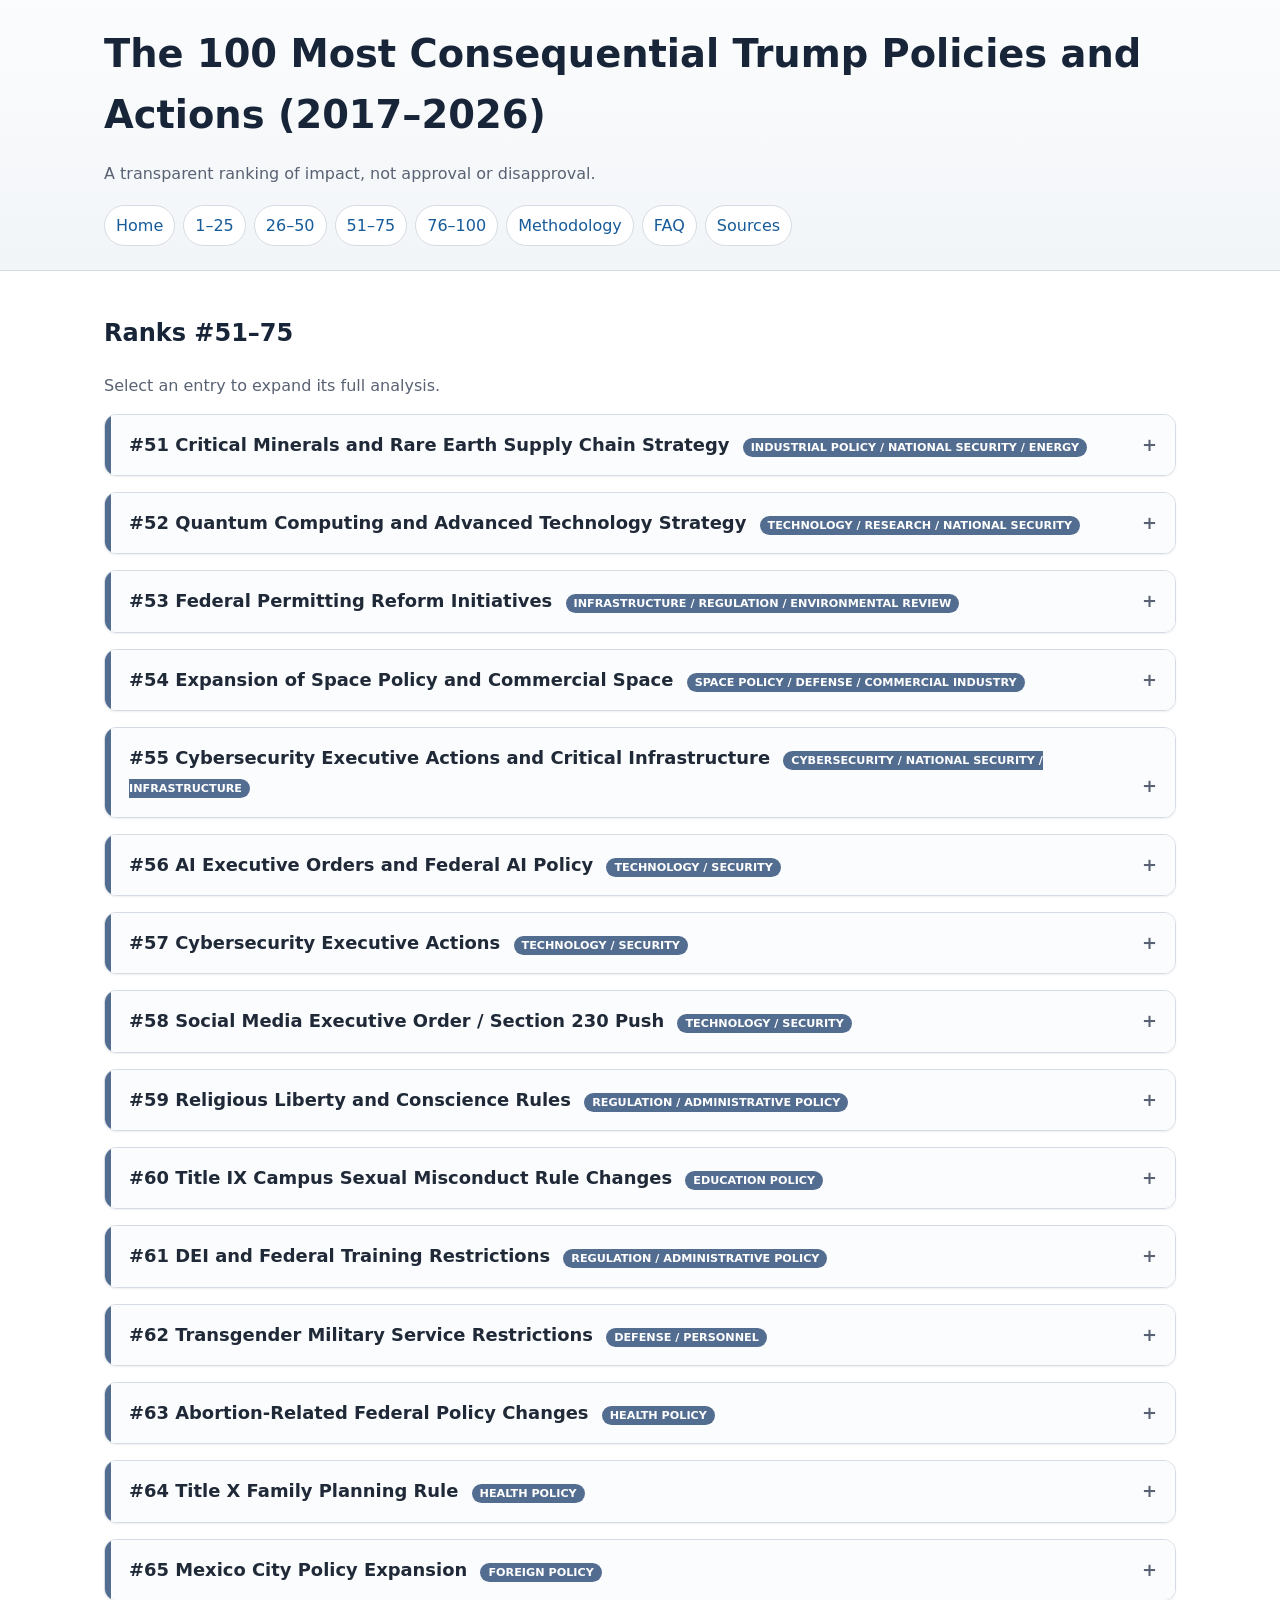
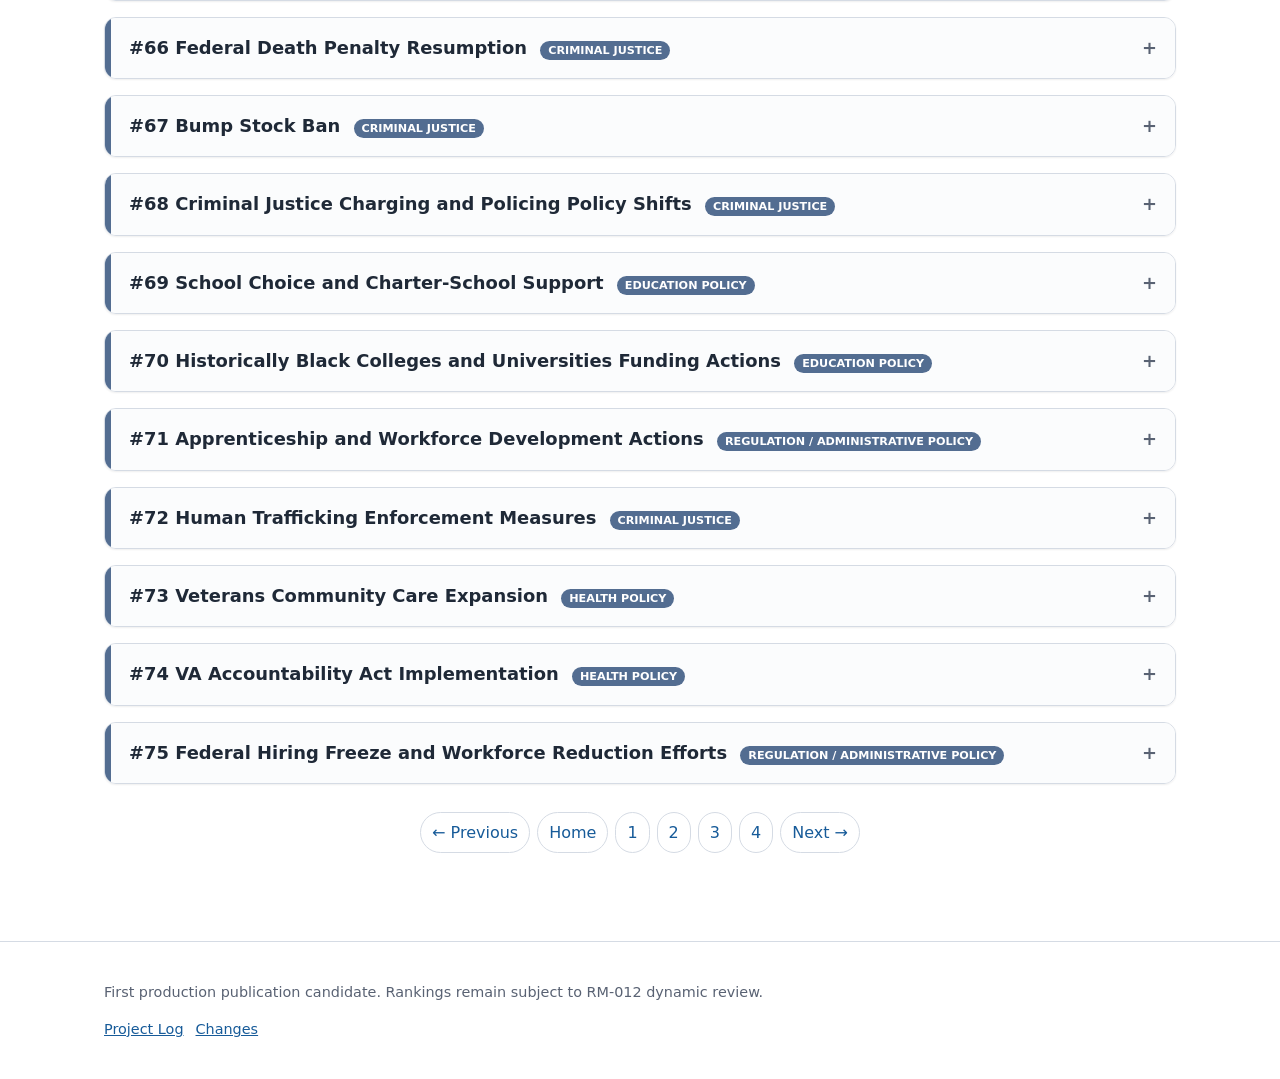
<file: page3.html>
<!doctype html><html lang="en"><head>
<!-- Google tag (gtag.js) -->
<script async src="https://www.googletagmanager.com/gtag/js?id=G-BQTNHB9WEV"></script>
<script>
  window.dataLayer = window.dataLayer || [];
  function gtag(){dataLayer.push(arguments);}
  gtag('js', new Date());

  gtag('config', 'G-BQTNHB9WEV');
</script>
<meta charset="utf-8"><meta name="viewport" content="width=device-width,initial-scale=1"><title>Ranks 51–75</title><meta name="description" content="Ranks 51 through 75 in the Trump policy impact ranking."><link rel="canonical" href="https://example.com/page3.html"><link rel="stylesheet" href="style.css"><script type="application/ld+json">{"@context":"https://schema.org","@type":"WebSite","name":"The 100 Most Consequential Trump Policies and Actions (2017–2026)","description":"A transparent, nonpartisan ranking of Trump-era actions by estimated impact."}</script></head><body><header><div class="wrapper"><h1>The 100 Most Consequential Trump Policies and Actions (2017–2026)</h1><p class="meta">A transparent ranking of impact, not approval or disapproval.</p><nav><a href="index.html">Home</a><a href="page1.html">1–25</a><a href="page2.html">26–50</a><a href="page3.html">51–75</a><a href="page4.html">76–100</a><a href="methodology.html">Methodology</a><a href="faq.html">FAQ</a><a href="sources.html">Sources</a></nav></div></header><main class="wrapper"><h2>Ranks #51–75</h2><p class="small">Select an entry to expand its full analysis.</p><details class="rank-card" id="rank51"><summary>#51 Critical Minerals and Rare Earth Supply Chain Strategy <span class="badge">Industrial Policy / National Security / Energy</span></summary><div class="rank-body"><p class="meta">Industrial Policy / National Security / Energy • 2017–2026</p><div class="impact-row"><strong>Impact Score: 63/100</strong><div class="impact-bar"><div class="impact-fill" style="width:63%"></div></div></div><h3>Description</h3><p>The Trump administration elevated critical minerals and rare earth elements from a specialized industrial concern into a national-security priority. Through executive actions, Interior Department lists, Commerce Department supply-chain reviews, and agency coordination, the administration identified minerals such as rare earth elements, lithium, cobalt, graphite, nickel, manganese, and tungsten as essential inputs for defense systems, electronics, batteries, energy infrastructure, and advanced manufacturing.</p><p>The policy grew out of a strategic concern: China dominated large portions of global rare-earth mining, processing, and refining, while the United States had become dependent on foreign suppliers for many minerals needed in military and civilian technologies. That dependence was increasingly viewed not just as an economic issue but as a vulnerability in a crisis, especially if geopolitical tension disrupted supply chains or if adversaries used mineral access as leverage.</p><p>In practice, the administration pushed agencies to map domestic resources, review permitting barriers, encourage domestic mining and processing, and coordinate with allies on alternative supplies. The Defense Department and Energy Department also increased attention to minerals needed for batteries, magnets, semiconductors, aerospace systems, and weapons platforms. The policy did not instantly create a self-sufficient U.S. supply chain, because mines and processing facilities take years to finance, permit, and build.</p><p>The long-term significance is that critical minerals became a permanent part of U.S. industrial strategy. Later administrations, Congress, and state governments continued many of the same themes: reducing dependence on China, building domestic processing capacity, securing battery materials, and treating supply chains as national-security infrastructure. The Trump-era shift helped normalize a bipartisan view that access to mineral inputs can be as strategically important as access to oil, chips, or weapons systems.</p><p><strong>Population Affected:</strong> Mining communities, Tribal and rural communities near proposed projects, defense contractors, automakers, battery producers, clean-energy firms, electronics manufacturers, federal permitting agencies, investors, workers in mineral supply chains, and U.S. allies involved in minerals cooperation.</p><p><strong>Economic Magnitude:</strong> Potentially significant over decades, especially for defense manufacturing, batteries, electric vehicles, grid storage, semiconductors, electronics, and energy infrastructure. Near-term fiscal costs were smaller than major tax or pandemic programs, but the strategic market implications are large.</p><section class="analysis"><div class="panel"><h3>Supportive Analysis</h3><p>Supporters argue that the policy addressed a real strategic vulnerability: the United States and its allies relied heavily on China and other foreign suppliers for materials needed in defense and advanced technology. In this view, critical minerals are not ordinary commodities because losing access to them can weaken military readiness, energy security, and industrial competitiveness.</p><p>They also argue that domestic production and allied sourcing create resilience. A single mine or processing facility may look small compared with national economic output, but the absence of a key input can delay weapons systems, battery production, or electronics manufacturing. Supporters see the Trump-era push as an early step toward rebuilding industrial capacity that had been neglected for decades.</p><p>A third supportive argument is that permitting and regulatory delays made the United States too slow to respond to strategic supply-chain risks. Supporters contend that faster permitting, clearer agency coordination, and targeted federal support can expand supply without abandoning environmental review entirely.</p><h4>Supportive / Primary Sources</h4><ul><li><a href="https://www.federalregister.gov/documents/2017/12/26/2017-27899/a-federal-strategy-to-ensure-secure-and-reliable-supplies-of-critical-minerals">Executive Order 13817 — A Federal Strategy To Ensure Secure and Reliable Supplies of Critical Minerals</a> <span class="tag">Primary</span></li><li><a href="https://www.commerce.gov/data-and-reports/reports/2019/06/federal-strategy-ensure-secure-and-reliable-supplies-critical-minerals">U.S. Department of Commerce — A Federal Strategy to Ensure Secure and Reliable Supplies of Critical Minerals</a> <span class="tag">Primary/report</span></li><li><a href="https://www.usgs.gov/centers/national-minerals-information-center/critical-minerals">U.S. Geological Survey — Critical Minerals</a> <span class="tag">Primary/data</span></li><li><a href="https://www.csis.org/topics/energy-and-sustainability/critical-minerals">CSIS — Critical Minerals and U.S. Supply Chain Security</a> <span class="tag">Policy analysis</span></li></ul></div><div class="panel"><h3>Critical Analysis</h3><p>Critics argue that the policy often underplayed the environmental and community costs of new mining. Critical minerals may be important, but extracting and processing them can affect water, habitat, air quality, sacred lands, and local economies. From this perspective, national-security urgency should not be used to weaken meaningful review or community consent.</p><p>They also question whether domestic mining alone can solve the supply-chain problem. China’s advantage is not only mining; it includes processing, refining, manufacturing integration, and cost scale. A mine without processing capacity may still leave the United States dependent on foreign refining, meaning the hard part is not simply opening more domestic mines.</p><p>A third criticism is that mineral policy can become a slogan for deregulation rather than a coherent industrial strategy. Critics argue that the United States needs recycling, substitution, allied sourcing, demand management, and processing investment—not just faster extraction. Without that broader strategy, mining reforms may create local costs without delivering supply-chain independence.</p><h4>Critical / Research Sources</h4><ul><li><a href="https://crsreports.congress.gov/">Congressional Research Service — Critical Minerals and U.S. Public Policy</a> <span class="tag">Research</span></li><li><a href="https://www.gao.gov/products/gao-22-104824">Government Accountability Office — Critical Minerals</a> <span class="tag">Oversight</span></li><li><a href="https://www.brookings.edu/articles/securing-critical-minerals-supply-chains/">Brookings — Critical minerals supply chains and China</a> <span class="tag">Research</span></li><li><a href="https://earthjustice.org/feature/critical-minerals-mining">Earthjustice — Mining and critical minerals concerns</a> <span class="tag">Critical/environmental</span></li></ul></div></section><details class="why"><summary>Why This Rank?</summary><p>Critical minerals rank below broader trade, tariff, and semiconductor-related policies because their effects are more concentrated in industrial supply chains and unfold over longer timelines. They do not immediately affect as many households as tax, immigration, healthcare, or pandemic policies.</p><p>They rank above narrower technology or agency initiatives because mineral access underlies multiple strategic sectors at once: defense, batteries, EVs, grid storage, electronics, and advanced manufacturing. The issue also became a durable bipartisan policy priority rather than a one-off administrative action.</p><p>The dominant scoring factors are International Impact, Duration, and Historical Significance. Economic magnitude is potentially high, but much of it depends on whether projects actually reach production and whether allied supply chains become less dependent on China.</p><p><strong>Impact Score:</strong> 63/100</p><div class="score-grid"><div><strong>Factor</strong></div><div><strong>Score</strong></div><div><strong>Weight</strong></div><div>People Affected</div><div>50</div><div>22%</div><div>Economic Magnitude</div><div>66</div><div>18%</div><div>Institutional / Legal Permanence</div><div>64</div><div>22%</div><div>Duration of Effects</div><div>74</div><div>13%</div><div>International Impact</div><div>82</div><div>13%</div><div>Historical Significance</div><div>72</div><div>12%</div></div></details></div></details><details class="rank-card" id="rank52"><summary>#52 Quantum Computing and Advanced Technology Strategy <span class="badge">Technology / Research / National Security</span></summary><div class="rank-body"><p class="meta">Technology / Research / National Security • 2017–2026</p><div class="impact-row"><strong>Impact Score: 62/100</strong><div class="impact-bar"><div class="impact-fill" style="width:62%"></div></div></div><h3>Description</h3><p>The Trump administration continued and elevated federal attention to quantum information science, including quantum computing, sensing, communications, and encryption-related technologies. The policy environment included implementation of the National Quantum Initiative Act, interagency coordination through federal science bodies, and efforts to connect national laboratories, universities, agencies, and private companies.</p><p>The reason was strategic as much as scientific. Quantum technology promised major breakthroughs but also major risks: more powerful computing, advanced sensing, secure communications, and possible future threats to existing encryption. U.S. officials increasingly viewed quantum as part of a broader competition with China and other advanced economies over the technologies that could define military, intelligence, and commercial advantage.</p><p>Immediate effects were mostly institutional rather than consumer-facing. Agencies coordinated research agendas, national laboratories expanded quantum work, universities and companies received more attention, and the federal government signaled that quantum was not just basic science but a national priority. The administration’s actions did not produce a commercially dominant quantum computer, but they helped organize a long-term federal strategy.</p><p>The long-term importance lies in trajectory. Quantum technologies may take years or decades to mature, but early federal coordination can shape standards, workforce development, intellectual property, export controls, and public-private investment. The Trump-era approach helped place quantum in the same strategic category as AI, semiconductors, cybersecurity, and advanced manufacturing.</p><p><strong>Population Affected:</strong> Federal research agencies, universities, national laboratories, technology firms, defense and intelligence agencies, cybersecurity professionals, students and researchers, standards bodies, and industries that could later use quantum computing or sensing.</p><p><strong>Economic Magnitude:</strong> Moderate in the near term because spending and deployment were limited, but potentially large over the long term if quantum technologies affect encryption, materials science, pharmaceuticals, logistics, finance, or defense systems.</p><section class="analysis"><div class="panel"><h3>Supportive Analysis</h3><p>Supporters argue that early federal coordination was necessary because quantum development is too expensive, risky, and strategically important to leave entirely to private firms. Federal research can support basic science and shared infrastructure before commercial applications are obvious.</p><p>They also argue that quantum strategy is a national-security issue. If a competitor leads in quantum computing or quantum sensing, it could threaten encryption, intelligence capabilities, submarine detection, materials discovery, or battlefield communications. From this view, the administration correctly treated quantum as part of great-power competition.</p><p>A third supportive argument is that public-private coordination helps build a talent pipeline. Quantum progress depends on physicists, engineers, computer scientists, technicians, and specialized manufacturing capacity. A national strategy can align research funding, education, standards, and industry needs.</p><h4>Supportive / Primary Sources</h4><ul><li><a href="https://www.quantum.gov/about/">National Quantum Initiative Act information</a> <span class="tag">Primary</span></li><li><a href="https://www.quantum.gov/">National Quantum Coordination Office — Quantum.gov</a> <span class="tag">Primary</span></li><li><a href="https://www.nist.gov/quantum-information-science">NIST — Quantum Information Science</a> <span class="tag">Primary/research</span></li><li><a href="https://trumpwhitehouse.archives.gov/ostp/">White House OSTP archive — Quantum information science</a> <span class="tag">Primary archive</span></li></ul></div><div class="panel"><h3>Critical Analysis</h3><p>Critics argue that the practical benefits of quantum policy are uncertain and often overstated. Quantum computing is technically difficult, and many promised applications remain experimental. A national strategy can be valuable, but it does not guarantee commercial success or near-term security advantages.</p><p>They also warn that technology strategy can become fragmented if federal agencies fund overlapping programs without clear priorities. Quantum research requires patient investment, but political announcements can create expectations that exceed scientific timelines.</p><p>A third criticism is that quantum policy must be linked to cybersecurity transition planning. If quantum computing eventually threatens current encryption, agencies and private firms need migration plans for post-quantum cryptography. Research funding alone is not enough if public and private systems remain unprepared.</p><h4>Critical / Research Sources</h4><ul><li><a href="https://crsreports.congress.gov/">Congressional Research Service — Quantum Information Science</a> <span class="tag">Research</span></li><li><a href="https://www.gao.gov/products/gao-22-104422">Government Accountability Office — Quantum Computing and Communications</a> <span class="tag">Oversight</span></li><li><a href="https://www.rand.org/topics/quantum-technology.html">RAND — Quantum Technology Policy</a> <span class="tag">Research</span></li><li><a href="https://www.brookings.edu/articles/what-will-quantum-computing-mean-for-cybersecurity/">Brookings — Quantum computing policy and cybersecurity</a> <span class="tag">Analysis</span></li></ul></div></section><details class="why"><summary>Why This Rank?</summary><p>Quantum strategy ranks below critical minerals because minerals already affect existing defense and industrial supply chains, while quantum’s largest consequences remain more future-oriented.</p><p>It ranks above many narrower agency technology initiatives because it created a durable national framework for a field with potentially transformative defense, intelligence, cybersecurity, and economic implications.</p><p>The dominant factors are Duration, International Impact, and Historical Significance. People Affected is lower because most Americans do not directly interact with quantum policy yet.</p><p><strong>Impact Score:</strong> 62/100</p><div class="score-grid"><div><strong>Factor</strong></div><div><strong>Score</strong></div><div><strong>Weight</strong></div><div>People Affected</div><div>42</div><div>22%</div><div>Economic Magnitude</div><div>62</div><div>18%</div><div>Institutional / Legal Permanence</div><div>66</div><div>22%</div><div>Duration of Effects</div><div>76</div><div>13%</div><div>International Impact</div><div>78</div><div>13%</div><div>Historical Significance</div><div>74</div><div>12%</div></div></details></div></details><details class="rank-card" id="rank53"><summary>#53 Federal Permitting Reform Initiatives <span class="badge">Infrastructure / Regulation / Environmental Review</span></summary><div class="rank-body"><p class="meta">Infrastructure / Regulation / Environmental Review • 2017–2026</p><div class="impact-row"><strong>Impact Score: 61/100</strong><div class="impact-bar"><div class="impact-fill" style="width:61%"></div></div></div><h3>Description</h3><p>The Trump administration pursued changes intended to shorten federal permitting and environmental-review timelines for infrastructure, energy, transportation, water, and other major projects. These efforts included executive orders, agency guidance, and revisions to National Environmental Policy Act procedures designed to reduce delays and make reviews more predictable.</p><p>The policy was driven by the argument that major projects were slowed by overlapping reviews, uncertain deadlines, litigation risk, and duplicative agency processes. Administration officials argued that permitting delays raised costs, discouraged investment, and made it harder to build roads, pipelines, transmission lines, bridges, water projects, and energy infrastructure.</p><p>In the short term, agencies emphasized faster review schedules, lead-agency coordination, page and time limits, and narrower review obligations. Supporters saw these as practical management reforms; critics saw them as weakening public participation and environmental safeguards. Several changes faced litigation or were later revised by subsequent administrations.</p><p>The long-term significance is that permitting became a major national policy debate across party lines. Even critics of Trump’s environmental rollbacks later acknowledged that some infrastructure and clean-energy projects face serious permitting bottlenecks. The Trump-era reforms helped move permitting from a specialized administrative issue to a central question in infrastructure, energy, climate, and industrial policy.</p><p><strong>Population Affected:</strong> Project developers, construction workers, environmental groups, local communities, Tribal governments, infrastructure agencies, energy firms, transportation departments, courts, and residents affected by major projects.</p><p><strong>Economic Magnitude:</strong> Potentially large because permitting delays can affect billions of dollars in infrastructure and energy investment, though the direct budgetary effect of the reforms themselves was smaller.</p><section class="analysis"><div class="panel"><h3>Supportive Analysis</h3><p>Supporters argue that permitting delay functions like a hidden tax on infrastructure. A project that takes years to review can become more expensive, lose financing, or never get built. From this view, faster federal reviews support economic growth, construction jobs, energy reliability, and modernization.</p><p>They also argue that environmental review should inform decisions, not become a tool for indefinite delay. Time limits, lead-agency coordination, and clearer documentation requirements can preserve review while making the process more predictable.</p><p>A third supportive argument is that permitting reform can help both traditional infrastructure and clean-energy deployment. Transmission lines, renewable projects, mines, ports, and water systems all need timely approvals if the country is going to modernize physical infrastructure.</p><h4>Supportive / Primary Sources</h4><ul><li><a href="https://www.federalregister.gov/documents/2017/08/24/2017-18134/establishing-discipline-and-accountability-in-the-environmental-review-and-permitting-process-for">Executive Order 13807 — Establishing Discipline and Accountability in Environmental Review</a> <span class="tag">Primary</span></li><li><a href="https://ceq.doe.gov/laws-regulations/regulations.html">Council on Environmental Quality — NEPA regulations</a> <span class="tag">Primary</span></li><li><a href="https://www.permits.performance.gov/">Federal Permitting Improvement Steering Council</a> <span class="tag">Primary</span></li><li><a href="https://www.uschamber.com/infrastructure/permitting-reform">U.S. Chamber of Commerce — Permitting reform</a> <span class="tag">Supportive/business</span></li></ul></div><div class="panel"><h3>Critical Analysis</h3><p>Critics argue that faster permitting can mean less careful review, especially when deadlines pressure agencies to narrow analysis or reduce community engagement. They worry that projects with major effects on air, water, climate, habitat, or local health may receive less scrutiny.</p><p>They also emphasize that environmental review is one of the few formal opportunities for communities, including Tribal nations and low-income neighborhoods, to challenge or shape major projects. Shortening review without strengthening participation can shift costs onto people living near infrastructure.</p><p>A third criticism is that delays are often caused by underfunded agencies, incomplete applications, litigation, or complex project design—not simply excessive regulation. If those root causes are not addressed, procedural changes may not produce the promised acceleration.</p><h4>Critical / Research Sources</h4><ul><li><a href="https://crsreports.congress.gov/">Congressional Research Service — NEPA and Infrastructure Permitting</a> <span class="tag">Research</span></li><li><a href="https://www.gao.gov/">Government Accountability Office — Infrastructure Permitting</a> <span class="tag">Oversight</span></li><li><a href="https://www.nrdc.org/issues/protecting-national-environmental-policy-act">Natural Resources Defense Council — NEPA protections</a> <span class="tag">Critical/environmental</span></li><li><a href="https://www.brennancenter.org/">Brennan Center — Public participation and administrative process</a> <span class="tag">Legal/context</span></li></ul></div></section><details class="why"><summary>Why This Rank?</summary><p>Permitting reform ranks below quantum strategy because it is less tied to a single strategic technology race, but it has more immediate relevance for infrastructure, energy, and construction.</p><p>It ranks above some narrower environmental or agency-specific actions because permitting rules affect many categories of projects across the federal government, not just one sector.</p><p>The score is driven by Economic Magnitude and Institutional Permanence. International Impact is lower because the primary effects are domestic, though energy and minerals projects can have global supply-chain implications.</p><p><strong>Impact Score:</strong> 61/100</p><div class="score-grid"><div><strong>Factor</strong></div><div><strong>Score</strong></div><div><strong>Weight</strong></div><div>People Affected</div><div>58</div><div>22%</div><div>Economic Magnitude</div><div>70</div><div>18%</div><div>Institutional / Legal Permanence</div><div>64</div><div>22%</div><div>Duration of Effects</div><div>68</div><div>13%</div><div>International Impact</div><div>30</div><div>13%</div><div>Historical Significance</div><div>66</div><div>12%</div></div></details></div></details><details class="rank-card" id="rank54"><summary>#54 Expansion of Space Policy and Commercial Space <span class="badge">Space Policy / Defense / Commercial Industry</span></summary><div class="rank-body"><p class="meta">Space Policy / Defense / Commercial Industry • 2017–2026</p><div class="impact-row"><strong>Impact Score: 60/100</strong><div class="impact-bar"><div class="impact-fill" style="width:60%"></div></div></div><h3>Description</h3><p>The Trump administration made space policy a visible national priority through civil, commercial, and military initiatives. It revived high-profile lunar ambitions through the Artemis program, supported commercial launch and private-sector space activity, issued space policy directives, and elevated space as a defense domain through creation of the U.S. Space Force.</p><p>The policy reflected the belief that space was becoming both an economic frontier and a contested military environment. Commercial firms were lowering launch costs and expanding satellite activity, while China and Russia were developing capabilities that could threaten U.S. satellites. The administration argued that U.S. leadership required faster innovation, clearer regulation, and a dedicated military service for space operations.</p><p>Immediate effects included stronger NASA focus on returning astronauts to the Moon, increased commercial partnerships, space-traffic and regulatory discussions, and the institutional creation of the Space Force within the Department of the Air Force. Commercial launch momentum continued, and space became more prominent in national-security planning.</p><p>The long-term consequences are still unfolding. The administration did not create the commercial space revolution by itself, but it aligned federal policy with that trend and helped make space a central part of U.S. industrial and defense strategy. The effects reach launch markets, satellite internet, lunar exploration, military doctrine, space debris policy, and international competition.</p><p><strong>Population Affected:</strong> NASA, Space Force personnel, defense contractors, commercial launch firms, satellite companies, scientists, astronauts, telecommunications firms, GPS and weather users, international partners, and national-security agencies.</p><p><strong>Economic Magnitude:</strong> Moderate to large sectoral impact, especially for launch services, satellite infrastructure, defense procurement, lunar contracts, and commercial space investment.</p><section class="analysis"><div class="panel"><h3>Supportive Analysis</h3><p>Supporters argue that the administration recognized the scale of change in space. Commercial launch companies were transforming costs and timelines, while military dependence on satellites made space security essential. A more active federal policy helped align public missions with private innovation.</p><p>They also view the Artemis program and commercial partnerships as a way to reduce costs and accelerate exploration. Instead of relying only on traditional government procurement, NASA could use private capabilities for launch, lunar landers, cargo, and services.</p><p>A third supportive argument is that the Space Force clarified responsibility for protecting U.S. space assets. Supporters argue that satellites are too important to communications, navigation, missile warning, weather forecasting, and military operations to remain institutionally secondary.</p><h4>Supportive / Primary Sources</h4><ul><li><a href="https://www.nasa.gov/humans-in-space/artemis/">NASA — Artemis Program</a> <span class="tag">Primary</span></li><li><a href="https://www.spaceforce.mil/">U.S. Space Force</a> <span class="tag">Primary</span></li><li><a href="https://trumpwhitehouse.archives.gov/presidential-actions/presidential-memorandum-reinvigorating-americas-human-space-exploration-program/">Space Policy Directive-1</a> <span class="tag">Primary archive</span></li><li><a href="https://www.faa.gov/space">Commercial Space Transportation — FAA</a> <span class="tag">Primary/regulatory</span></li></ul></div><div class="panel"><h3>Critical Analysis</h3><p>Critics argue that some space-policy changes were more symbolic than substantive. Creating a new military branch, for example, changed organization and branding but did not by itself solve acquisition delays, space debris, satellite vulnerability, or strategic escalation risks.</p><p>They also question whether lunar ambitions were matched with stable funding and realistic schedules. Space exploration programs often shift with administrations, and ambitious timelines can create pressure without guaranteeing sustained appropriations.</p><p>A third criticism is that commercial space growth creates regulatory challenges that policy has not fully solved: orbital debris, spectrum congestion, launch safety, light pollution, space-traffic management, and the balance between private profit and public scientific goals.</p><h4>Critical / Research Sources</h4><ul><li><a href="https://crsreports.congress.gov/">Congressional Research Service — Defense Primer: U.S. Space Force</a> <span class="tag">Research</span></li><li><a href="https://www.gao.gov/">Government Accountability Office — NASA Artemis and Space Acquisition</a> <span class="tag">Oversight</span></li><li><a href="https://swfound.org/">Secure World Foundation — Space sustainability</a> <span class="tag">Research</span></li><li><a href="https://www.rand.org/topics/space-warfare.html">RAND — Space policy and security</a> <span class="tag">Research</span></li></ul></div></section><details class="why"><summary>Why This Rank?</summary><p>Space policy ranks below federal permitting reform because permitting affects a broader range of domestic infrastructure and economic activity.</p><p>It ranks above cybersecurity executive actions in this section because it involved a major institutional change—the Space Force—plus civil and commercial space priorities with long-term strategic implications.</p><p>The dominant factors are Duration, Historical Significance, and International Impact. People Affected is lower because the direct stakeholder group is smaller, even though space systems indirectly support daily life through GPS, communications, weather, and security.</p><p><strong>Impact Score:</strong> 60/100</p><div class="score-grid"><div><strong>Factor</strong></div><div><strong>Score</strong></div><div><strong>Weight</strong></div><div>People Affected</div><div>38</div><div>22%</div><div>Economic Magnitude</div><div>64</div><div>18%</div><div>Institutional / Legal Permanence</div><div>66</div><div>22%</div><div>Duration of Effects</div><div>76</div><div>13%</div><div>International Impact</div><div>70</div><div>13%</div><div>Historical Significance</div><div>78</div><div>12%</div></div></details></div></details><details class="rank-card" id="rank55"><summary>#55 Cybersecurity Executive Actions and Critical Infrastructure <span class="badge">Cybersecurity / National Security / Infrastructure</span></summary><div class="rank-body"><p class="meta">Cybersecurity / National Security / Infrastructure • 2017–2026</p><div class="impact-row"><strong>Impact Score: 59/100</strong><div class="impact-bar"><div class="impact-fill" style="width:59%"></div></div></div><h3>Description</h3><p>The Trump administration issued cybersecurity executive actions and agency initiatives aimed at improving federal network security, protecting critical infrastructure, and responding to growing threats from nation-state hackers, ransomware groups, supply-chain compromises, and cybercriminal networks. The policy included federal risk management, modernization efforts, and attention to election, energy, communications, and supply-chain vulnerabilities.</p><p>The reason was straightforward: cyberattacks had become a routine national-security and economic threat. Federal agencies operated aging systems, private infrastructure depended on digital networks, and adversaries could disrupt services without crossing traditional military lines. Cybersecurity was no longer only an IT issue; it was a government, business, infrastructure, and national-defense issue.</p><p>In the short term, agencies emphasized risk frameworks, shared services, threat information, botnet resilience, supply-chain security, and coordination through DHS and CISA. The administration also faced major incidents and warnings about election security, ransomware, Chinese and Russian cyber activity, and vulnerabilities in federal procurement and technology supply chains.</p><p>The long-term importance is that cybersecurity became a permanent federal governance problem rather than an episodic technical concern. Later administrations built on many of the same themes: zero trust, software supply-chain security, critical infrastructure resilience, cloud security, and stronger CISA coordination. The Trump-era actions were incremental, but they helped reinforce the direction of federal cyber policy.</p><p><strong>Population Affected:</strong> Federal agencies, CISA and DHS personnel, critical infrastructure operators, utilities, election officials, contractors, software vendors, businesses, state and local governments, hospitals, schools, and citizens affected by cyber incidents.</p><p><strong>Economic Magnitude:</strong> Significant but diffuse. Cybersecurity affects ransomware losses, infrastructure resilience, federal IT spending, procurement, insurance, compliance costs, and the economic risk of major disruptions.</p><section class="analysis"><div class="panel"><h3>Supportive Analysis</h3><p>Supporters argue that the administration treated cybersecurity as a national-risk issue rather than just a technical problem. Executive direction helped push agencies toward risk management, modernization, and shared responsibility for defending federal systems.</p><p>They also argue that critical infrastructure protection requires federal coordination because most infrastructure is privately owned but nationally important. Utilities, communications networks, pipelines, finance, healthcare, and election systems all require cooperation between government and industry.</p><p>A third supportive argument is that supply-chain security became more important as technology dependence deepened. Supporters contend that federal procurement and infrastructure policy needed to account for software, hardware, and vendor risks tied to foreign governments or insecure products.</p><h4>Supportive / Primary Sources</h4><ul><li><a href="https://www.federalregister.gov/documents/2017/05/16/2017-10004/strengthening-the-cybersecurity-of-federal-networks-and-critical-infrastructure">Executive Order 13800 — Strengthening the Cybersecurity of Federal Networks and Critical Infrastructure</a> <span class="tag">Primary</span></li><li><a href="https://www.cisa.gov/">CISA — Cybersecurity and Infrastructure Security Agency</a> <span class="tag">Primary</span></li><li><a href="https://www.nist.gov/cyberframework">NIST Cybersecurity Framework</a> <span class="tag">Primary/standards</span></li><li><a href="https://www.dhs.gov/archive">DHS — Cybersecurity Strategy archive</a> <span class="tag">Primary archive</span></li></ul></div><div class="panel"><h3>Critical Analysis</h3><p>Critics argue that cybersecurity policy remained uneven and under-resourced. Executive orders can set priorities, but agencies often lack modern systems, skilled personnel, and sustained funding to implement them quickly.</p><p>They also argue that public-private coordination remained difficult. Critical infrastructure owners may resist costly standards, and voluntary frameworks can leave major gaps if companies do not invest enough in resilience.</p><p>A third criticism is that the administration’s cyber posture was sometimes inconsistent: strong rhetoric about foreign threats coexisted with political disputes over election security, intelligence findings, and public trust in institutions responsible for cyber defense.</p><h4>Critical / Research Sources</h4><ul><li><a href="https://www.gao.gov/highrisk/ensuring-cybersecurity-nation">Government Accountability Office — High Risk: Ensuring the Cybersecurity of the Nation</a> <span class="tag">Oversight</span></li><li><a href="https://crsreports.congress.gov/">Congressional Research Service — Cybersecurity reports</a> <span class="tag">Research</span></li><li><a href="https://www.cfr.org/cyber-operations/">Council on Foreign Relations — Cyber operations and policy</a> <span class="tag">Research</span></li><li><a href="https://www.brookings.edu/topic/cybersecurity/">Brookings — Cybersecurity policy</a> <span class="tag">Analysis</span></li></ul></div></section><details class="why"><summary>Why This Rank?</summary><p>Cybersecurity ranks below space policy because it did not create a new military service or a similarly visible institutional shift, but it affected a wider range of everyday infrastructure risks.</p><p>It ranks above workforce-development initiatives because cyber resilience is tied to national security, critical infrastructure, election systems, and economic continuity.</p><p>The dominant factors are Duration, International Impact, and Economic Magnitude. The score is limited by the incremental nature of the actions and by uneven implementation across agencies and private infrastructure.</p><p><strong>Impact Score:</strong> 59/100</p><div class="score-grid"><div><strong>Factor</strong></div><div><strong>Score</strong></div><div><strong>Weight</strong></div><div>People Affected</div><div>56</div><div>22%</div><div>Economic Magnitude</div><div>62</div><div>18%</div><div>Institutional / Legal Permanence</div><div>60</div><div>22%</div><div>Duration of Effects</div><div>70</div><div>13%</div><div>International Impact</div><div>68</div><div>13%</div><div>Historical Significance</div><div>66</div><div>12%</div></div></details></div></details><details class="rank-card" id="rank56"><summary>#56 AI Executive Orders and Federal AI Policy <span class="badge">Technology / Security</span></summary><div class="rank-body"><p class="meta">Technology / Security • 2017–2026</p><div class="impact-row"><strong>Impact Score: 38/100</strong><div class="impact-bar"><div class="impact-fill" style="width:38%"></div></div></div><h3>Description</h3><p>The Trump administration issued federal actions on artificial intelligence research, competitiveness, security review, agency coordination, and regulatory posture.</p><p>This action mattered because it changed rules, incentives, enforcement priorities, institutional relationships, or public expectations in technology / security. It affected stakeholders directly involved in the policy area while also shaping broader debates about federal power, accountability, costs, and national priorities.</p><p>Its long-term importance depends on implementation, litigation, later reversals or extensions, and whether future administrations preserve, revise, or reject the approach.</p><p><strong>Population Affected:</strong> Technology firms, users, federal agencies, investors, contractors, researchers, allies, and national-security stakeholders.</p><p><strong>Economic Magnitude:</strong> Large strategic and market effects in data, cybersecurity, supply chains, investment, and innovation.</p><section class="analysis"><div class="panel"><h3>Supportive Analysis</h3><p>Supporters argue that the action addressed emerging national-security, data, cyber, or strategic-technology risks that older policies did not adequately cover.</p><p>They contend that the United States must protect sensitive technologies and infrastructure while preserving innovation leadership.</p><h4>Supportive / Primary Sources</h4><ul><li><a href="https://www.csis.org/topics/technology">CSIS — Technology</a> <span class="tag">Analysis</span></li><li><a href="https://www.whitehouse.gov/presidential-actions/">White House — Presidential Actions</a> <span class="tag">Primary</span></li><li><a href="https://www.fdd.org/">FDD</a> <span class="tag">Supportive/security</span></li></ul></div><div class="panel"><h3>Critical Analysis</h3><p>Critics argue that the action was overly broad, legally uncertain, insufficiently coordinated, or risky for civil liberties, innovation, and open markets.</p><p>They contend that technology policy requires precision because blunt restrictions can damage research, competition, and international cooperation.</p><h4>Critical / Research Sources</h4><ul><li><a href="https://www.justsecurity.org/">Just Security</a> <span class="tag">Critical/context</span></li><li><a href="https://www.brookings.edu/topic/technology-innovation/">Brookings — Technology</a> <span class="tag">Analysis</span></li><li><a href="https://www.eff.org/">EFF</a> <span class="tag">Civil liberties</span></li></ul></div></section><details class="why"><summary>Why This Rank?</summary><p>AI Executive Orders and Federal AI Policy ranks here because it has meaningful consequences in technology / security but is narrower, less durable, or less economically sweeping than the highest-ranked actions.</p><p>Its score reflects a combination of affected population, economic magnitude, institutional permanence, duration, international impact, and historical significance. It ranks below the Top 25 because its effects are more targeted or more dependent on future implementation, litigation, or political reversal.</p><p><strong>Impact Score:</strong> 38/100</p><div class="score-grid"><div><strong>Factor</strong></div><div><strong>Score</strong></div><div><strong>Weight</strong></div><div>People Affected</div><div>41</div><div>22%</div><div>Economic Magnitude</div><div>39</div><div>18%</div><div>Institutional / Legal Permanence</div><div>43</div><div>22%</div><div>Duration of Effects</div><div>36</div><div>13%</div><div>International Impact</div><div>28</div><div>13%</div><div>Historical Significance</div><div>41</div><div>12%</div></div></details></div></details><details class="rank-card" id="rank57"><summary>#57 Cybersecurity Executive Actions <span class="badge">Technology / Security</span></summary><div class="rank-body"><p class="meta">Technology / Security • 2017–2026</p><div class="impact-row"><strong>Impact Score: 37/100</strong><div class="impact-bar"><div class="impact-fill" style="width:37%"></div></div></div><h3>Description</h3><p>The Trump administration directed cybersecurity standards and policies affecting federal networks, contractors, critical infrastructure, supply-chain security, and cyber defense.</p><p>This action mattered because it changed rules, incentives, enforcement priorities, institutional relationships, or public expectations in technology / security. It affected stakeholders directly involved in the policy area while also shaping broader debates about federal power, accountability, costs, and national priorities.</p><p>Its long-term importance depends on implementation, litigation, later reversals or extensions, and whether future administrations preserve, revise, or reject the approach.</p><p><strong>Population Affected:</strong> Technology firms, users, federal agencies, investors, contractors, researchers, allies, and national-security stakeholders.</p><p><strong>Economic Magnitude:</strong> Large strategic and market effects in data, cybersecurity, supply chains, investment, and innovation.</p><section class="analysis"><div class="panel"><h3>Supportive Analysis</h3><p>Supporters argue that the action addressed emerging national-security, data, cyber, or strategic-technology risks that older policies did not adequately cover.</p><p>They contend that the United States must protect sensitive technologies and infrastructure while preserving innovation leadership.</p><h4>Supportive / Primary Sources</h4><ul><li><a href="https://www.csis.org/topics/technology">CSIS — Technology</a> <span class="tag">Analysis</span></li><li><a href="https://www.whitehouse.gov/presidential-actions/">White House — Presidential Actions</a> <span class="tag">Primary</span></li><li><a href="https://www.fdd.org/">FDD</a> <span class="tag">Supportive/security</span></li></ul></div><div class="panel"><h3>Critical Analysis</h3><p>Critics argue that the action was overly broad, legally uncertain, insufficiently coordinated, or risky for civil liberties, innovation, and open markets.</p><p>They contend that technology policy requires precision because blunt restrictions can damage research, competition, and international cooperation.</p><h4>Critical / Research Sources</h4><ul><li><a href="https://www.justsecurity.org/">Just Security</a> <span class="tag">Critical/context</span></li><li><a href="https://www.brookings.edu/topic/technology-innovation/">Brookings — Technology</a> <span class="tag">Analysis</span></li><li><a href="https://www.eff.org/">EFF</a> <span class="tag">Civil liberties</span></li></ul></div></section><details class="why"><summary>Why This Rank?</summary><p>Cybersecurity Executive Actions ranks here because it has meaningful consequences in technology / security but is narrower, less durable, or less economically sweeping than the highest-ranked actions.</p><p>Its score reflects a combination of affected population, economic magnitude, institutional permanence, duration, international impact, and historical significance. It ranks below the Top 25 because its effects are more targeted or more dependent on future implementation, litigation, or political reversal.</p><p><strong>Impact Score:</strong> 37/100</p><div class="score-grid"><div><strong>Factor</strong></div><div><strong>Score</strong></div><div><strong>Weight</strong></div><div>People Affected</div><div>40</div><div>22%</div><div>Economic Magnitude</div><div>38</div><div>18%</div><div>Institutional / Legal Permanence</div><div>42</div><div>22%</div><div>Duration of Effects</div><div>35</div><div>13%</div><div>International Impact</div><div>27</div><div>13%</div><div>Historical Significance</div><div>40</div><div>12%</div></div></details></div></details><details class="rank-card" id="rank58"><summary>#58 Social Media Executive Order / Section 230 Push <span class="badge">Technology / Security</span></summary><div class="rank-body"><p class="meta">Technology / Security • 2017–2026</p><div class="impact-row"><strong>Impact Score: 36/100</strong><div class="impact-bar"><div class="impact-fill" style="width:36%"></div></div></div><h3>Description</h3><p>The Trump administration challenged social-media moderation practices and sought changes to Section 230-related policy after disputes over platform treatment of political speech.</p><p>This action mattered because it changed rules, incentives, enforcement priorities, institutional relationships, or public expectations in technology / security. It affected stakeholders directly involved in the policy area while also shaping broader debates about federal power, accountability, costs, and national priorities.</p><p>Its long-term importance depends on implementation, litigation, later reversals or extensions, and whether future administrations preserve, revise, or reject the approach.</p><p><strong>Population Affected:</strong> Technology firms, users, federal agencies, investors, contractors, researchers, allies, and national-security stakeholders.</p><p><strong>Economic Magnitude:</strong> Large strategic and market effects in data, cybersecurity, supply chains, investment, and innovation.</p><section class="analysis"><div class="panel"><h3>Supportive Analysis</h3><p>Supporters argue that the action addressed emerging national-security, data, cyber, or strategic-technology risks that older policies did not adequately cover.</p><p>They contend that the United States must protect sensitive technologies and infrastructure while preserving innovation leadership.</p><h4>Supportive / Primary Sources</h4><ul><li><a href="https://www.csis.org/topics/technology">CSIS — Technology</a> <span class="tag">Analysis</span></li><li><a href="https://www.whitehouse.gov/presidential-actions/">White House — Presidential Actions</a> <span class="tag">Primary</span></li><li><a href="https://www.fdd.org/">FDD</a> <span class="tag">Supportive/security</span></li></ul></div><div class="panel"><h3>Critical Analysis</h3><p>Critics argue that the action was overly broad, legally uncertain, insufficiently coordinated, or risky for civil liberties, innovation, and open markets.</p><p>They contend that technology policy requires precision because blunt restrictions can damage research, competition, and international cooperation.</p><h4>Critical / Research Sources</h4><ul><li><a href="https://www.justsecurity.org/">Just Security</a> <span class="tag">Critical/context</span></li><li><a href="https://www.brookings.edu/topic/technology-innovation/">Brookings — Technology</a> <span class="tag">Analysis</span></li><li><a href="https://www.eff.org/">EFF</a> <span class="tag">Civil liberties</span></li></ul></div></section><details class="why"><summary>Why This Rank?</summary><p>Social Media Executive Order / Section 230 Push ranks here because it has meaningful consequences in technology / security but is narrower, less durable, or less economically sweeping than the highest-ranked actions.</p><p>Its score reflects a combination of affected population, economic magnitude, institutional permanence, duration, international impact, and historical significance. It ranks below the Top 25 because its effects are more targeted or more dependent on future implementation, litigation, or political reversal.</p><p><strong>Impact Score:</strong> 36/100</p><div class="score-grid"><div><strong>Factor</strong></div><div><strong>Score</strong></div><div><strong>Weight</strong></div><div>People Affected</div><div>39</div><div>22%</div><div>Economic Magnitude</div><div>37</div><div>18%</div><div>Institutional / Legal Permanence</div><div>41</div><div>22%</div><div>Duration of Effects</div><div>34</div><div>13%</div><div>International Impact</div><div>26</div><div>13%</div><div>Historical Significance</div><div>39</div><div>12%</div></div></details></div></details><details class="rank-card" id="rank59"><summary>#59 Religious Liberty and Conscience Rules <span class="badge">Regulation / Administrative Policy</span></summary><div class="rank-body"><p class="meta">Regulation / Administrative Policy • 2017–2026</p><div class="impact-row"><strong>Impact Score: 35/100</strong><div class="impact-bar"><div class="impact-fill" style="width:35%"></div></div></div><h3>Description</h3><p>The Trump administration expanded religious-liberty and conscience protections in healthcare, education, employment, and federal programs.</p><p>This action mattered because it changed rules, incentives, enforcement priorities, institutional relationships, or public expectations in regulation / administrative policy. It affected stakeholders directly involved in the policy area while also shaping broader debates about federal power, accountability, costs, and national priorities.</p><p>Its long-term importance depends on implementation, litigation, later reversals or extensions, and whether future administrations preserve, revise, or reject the approach.</p><p><strong>Population Affected:</strong> Federal agencies, regulated parties, states, communities, businesses, workers, and affected members of the public.</p><p><strong>Economic Magnitude:</strong> Large institutional, regulatory, legal, or administrative effects; direct dollar magnitude varies by implementation.</p><section class="analysis"><div class="panel"><h3>Supportive Analysis</h3><p>Supporters argue that the action improved accountability, efficiency, executive control, fiscal discipline, or alignment with elected priorities.</p><p>They contend that federal institutions and programs should be more responsive to voters and clearer about their public purposes.</p><h4>Supportive / Primary Sources</h4><ul><li><a href="https://regulatorystudies.columbian.gwu.edu/">GW Regulatory Studies Center</a> <span class="tag">Analysis</span></li><li><a href="https://www.whitehouse.gov/presidential-actions/">White House — Presidential Actions</a> <span class="tag">Primary</span></li><li><a href="https://www.heritage.org/government-regulation">Heritage — Regulation</a> <span class="tag">Supportive</span></li></ul></div><div class="panel"><h3>Critical Analysis</h3><p>Critics argue that the action weakened institutional safeguards, expertise, transparency, civil rights, public services, or rule-of-law norms.</p><p>They contend that administrative changes can have broad consequences when they alter how government decisions are made and implemented.</p><h4>Critical / Research Sources</h4><ul><li><a href="https://www.brookings.edu/articles/tracking-regulatory-changes-in-the-second-trump-administration/">Brookings — Regulatory Tracker</a> <span class="tag">Tracker</span></li><li><a href="https://protectdemocracy.org/">Protect Democracy</a> <span class="tag">Critical/context</span></li><li><a href="https://www.gao.gov/">GAO</a> <span class="tag">Oversight</span></li></ul></div></section><details class="why"><summary>Why This Rank?</summary><p>Religious Liberty and Conscience Rules ranks here because it has meaningful consequences in regulation / administrative policy but is narrower, less durable, or less economically sweeping than the highest-ranked actions.</p><p>Its score reflects a combination of affected population, economic magnitude, institutional permanence, duration, international impact, and historical significance. It ranks below the Top 25 because its effects are more targeted or more dependent on future implementation, litigation, or political reversal.</p><p><strong>Impact Score:</strong> 35/100</p><div class="score-grid"><div><strong>Factor</strong></div><div><strong>Score</strong></div><div><strong>Weight</strong></div><div>People Affected</div><div>38</div><div>22%</div><div>Economic Magnitude</div><div>36</div><div>18%</div><div>Institutional / Legal Permanence</div><div>40</div><div>22%</div><div>Duration of Effects</div><div>33</div><div>13%</div><div>International Impact</div><div>25</div><div>13%</div><div>Historical Significance</div><div>38</div><div>12%</div></div></details></div></details><details class="rank-card" id="rank60"><summary>#60 Title IX Campus Sexual Misconduct Rule Changes <span class="badge">Education Policy</span></summary><div class="rank-body"><p class="meta">Education Policy • 2017–2026</p><div class="impact-row"><strong>Impact Score: 35/100</strong><div class="impact-bar"><div class="impact-fill" style="width:35%"></div></div></div><h3>Description</h3><p>The Trump administration changed Title IX rules governing campus sexual-misconduct proceedings, emphasizing hearings, cross-examination, definitions, and due-process protections.</p><p>This action mattered because it changed rules, incentives, enforcement priorities, institutional relationships, or public expectations in education policy. It affected stakeholders directly involved in the policy area while also shaping broader debates about federal power, accountability, costs, and national priorities.</p><p>Its long-term importance depends on implementation, litigation, later reversals or extensions, and whether future administrations preserve, revise, or reject the approach.</p><p><strong>Population Affected:</strong> Students, families, schools, colleges, universities, states, borrowers, faculty, administrators, and federal agencies.</p><p><strong>Economic Magnitude:</strong> Large effects on education funding, compliance, student debt, civil rights, and institutional governance.</p><section class="analysis"><div class="panel"><h3>Supportive Analysis</h3><p>Supporters argue that the action increased accountability, parental control, due process, institutional discipline, or taxpayer protection.</p><p>They contend that federal education policy should avoid ideological capture and give families, states, and institutions clearer rules.</p><h4>Supportive / Primary Sources</h4><ul><li><a href="https://www.ed.gov/">Department of Education</a> <span class="tag">Primary</span></li><li><a href="https://www.heritage.org/education">Heritage — Education</a> <span class="tag">Supportive</span></li><li><a href="https://studentaid.gov/">Federal Student Aid</a> <span class="tag">Primary</span></li></ul></div><div class="panel"><h3>Critical Analysis</h3><p>Critics argue that the action weakened student protections, civil-rights enforcement, educational access, or institutional independence.</p><p>They contend that federal education rules and funding are essential for vulnerable students, accountability, and equal opportunity.</p><h4>Critical / Research Sources</h4><ul><li><a href="https://www.brookings.edu/topic/higher-education/">Brookings — Higher Education</a> <span class="tag">Analysis</span></li><li><a href="https://ticas.org/">TICAS</a> <span class="tag">Critical/context</span></li><li><a href="https://protectborrowers.org/">Student Borrower Protection Center</a> <span class="tag">Critical</span></li></ul></div></section><details class="why"><summary>Why This Rank?</summary><p>Title IX Campus Sexual Misconduct Rule Changes ranks here because it has meaningful consequences in education policy but is narrower, less durable, or less economically sweeping than the highest-ranked actions.</p><p>Its score reflects a combination of affected population, economic magnitude, institutional permanence, duration, international impact, and historical significance. It ranks below the Top 25 because its effects are more targeted or more dependent on future implementation, litigation, or political reversal.</p><p><strong>Impact Score:</strong> 35/100</p><div class="score-grid"><div><strong>Factor</strong></div><div><strong>Score</strong></div><div><strong>Weight</strong></div><div>People Affected</div><div>38</div><div>22%</div><div>Economic Magnitude</div><div>36</div><div>18%</div><div>Institutional / Legal Permanence</div><div>40</div><div>22%</div><div>Duration of Effects</div><div>33</div><div>13%</div><div>International Impact</div><div>25</div><div>13%</div><div>Historical Significance</div><div>38</div><div>12%</div></div></details></div></details><details class="rank-card" id="rank61"><summary>#61 DEI and Federal Training Restrictions <span class="badge">Regulation / Administrative Policy</span></summary><div class="rank-body"><p class="meta">Regulation / Administrative Policy • 2017–2026</p><div class="impact-row"><strong>Impact Score: 35/100</strong><div class="impact-bar"><div class="impact-fill" style="width:35%"></div></div></div><h3>Description</h3><p>The Trump administration restricted certain diversity, equity, inclusion, and anti-bias trainings in federal agencies, contractors, and grant contexts.</p><p>This action mattered because it changed rules, incentives, enforcement priorities, institutional relationships, or public expectations in regulation / administrative policy. It affected stakeholders directly involved in the policy area while also shaping broader debates about federal power, accountability, costs, and national priorities.</p><p>Its long-term importance depends on implementation, litigation, later reversals or extensions, and whether future administrations preserve, revise, or reject the approach.</p><p><strong>Population Affected:</strong> Federal agencies, regulated parties, states, communities, businesses, workers, and affected members of the public.</p><p><strong>Economic Magnitude:</strong> Large institutional, regulatory, legal, or administrative effects; direct dollar magnitude varies by implementation.</p><section class="analysis"><div class="panel"><h3>Supportive Analysis</h3><p>Supporters argue that the action improved accountability, efficiency, executive control, fiscal discipline, or alignment with elected priorities.</p><p>They contend that federal institutions and programs should be more responsive to voters and clearer about their public purposes.</p><h4>Supportive / Primary Sources</h4><ul><li><a href="https://regulatorystudies.columbian.gwu.edu/">GW Regulatory Studies Center</a> <span class="tag">Analysis</span></li><li><a href="https://www.whitehouse.gov/presidential-actions/">White House — Presidential Actions</a> <span class="tag">Primary</span></li><li><a href="https://www.heritage.org/government-regulation">Heritage — Regulation</a> <span class="tag">Supportive</span></li></ul></div><div class="panel"><h3>Critical Analysis</h3><p>Critics argue that the action weakened institutional safeguards, expertise, transparency, civil rights, public services, or rule-of-law norms.</p><p>They contend that administrative changes can have broad consequences when they alter how government decisions are made and implemented.</p><h4>Critical / Research Sources</h4><ul><li><a href="https://www.brookings.edu/articles/tracking-regulatory-changes-in-the-second-trump-administration/">Brookings — Regulatory Tracker</a> <span class="tag">Tracker</span></li><li><a href="https://protectdemocracy.org/">Protect Democracy</a> <span class="tag">Critical/context</span></li><li><a href="https://www.gao.gov/">GAO</a> <span class="tag">Oversight</span></li></ul></div></section><details class="why"><summary>Why This Rank?</summary><p>DEI and Federal Training Restrictions ranks here because it has meaningful consequences in regulation / administrative policy but is narrower, less durable, or less economically sweeping than the highest-ranked actions.</p><p>Its score reflects a combination of affected population, economic magnitude, institutional permanence, duration, international impact, and historical significance. It ranks below the Top 25 because its effects are more targeted or more dependent on future implementation, litigation, or political reversal.</p><p><strong>Impact Score:</strong> 35/100</p><div class="score-grid"><div><strong>Factor</strong></div><div><strong>Score</strong></div><div><strong>Weight</strong></div><div>People Affected</div><div>38</div><div>22%</div><div>Economic Magnitude</div><div>36</div><div>18%</div><div>Institutional / Legal Permanence</div><div>40</div><div>22%</div><div>Duration of Effects</div><div>33</div><div>13%</div><div>International Impact</div><div>25</div><div>13%</div><div>Historical Significance</div><div>38</div><div>12%</div></div></details></div></details><details class="rank-card" id="rank62"><summary>#62 Transgender Military Service Restrictions <span class="badge">Defense / Personnel</span></summary><div class="rank-body"><p class="meta">Defense / Personnel • 2017–2026</p><div class="impact-row"><strong>Impact Score: 35/100</strong><div class="impact-bar"><div class="impact-fill" style="width:35%"></div></div></div><h3>Description</h3><p>The Trump administration restricted military service by transgender individuals, reversing Obama-era policy before later reversals and renewed debate.</p><p>This action mattered because it changed rules, incentives, enforcement priorities, institutional relationships, or public expectations in defense / personnel. It affected stakeholders directly involved in the policy area while also shaping broader debates about federal power, accountability, costs, and national priorities.</p><p>Its long-term importance depends on implementation, litigation, later reversals or extensions, and whether future administrations preserve, revise, or reject the approach.</p><p><strong>Population Affected:</strong> Federal agencies, regulated parties, states, communities, businesses, workers, and affected members of the public.</p><p><strong>Economic Magnitude:</strong> Large institutional, regulatory, legal, or administrative effects; direct dollar magnitude varies by implementation.</p><section class="analysis"><div class="panel"><h3>Supportive Analysis</h3><p>Supporters argue that the action improved accountability, efficiency, executive control, fiscal discipline, or alignment with elected priorities.</p><p>They contend that federal institutions and programs should be more responsive to voters and clearer about their public purposes.</p><h4>Supportive / Primary Sources</h4><ul><li><a href="https://www.defense.gov/">Department of Defense</a> <span class="tag">Primary</span></li><li><a href="https://www.heritage.org/defense">Heritage — Defense</a> <span class="tag">Supportive</span></li><li><a href="https://www.csis.org/topics/defense-and-security">CSIS — Defense</a> <span class="tag">Analysis</span></li></ul></div><div class="panel"><h3>Critical Analysis</h3><p>Critics argue that the action weakened institutional safeguards, expertise, transparency, civil rights, public services, or rule-of-law norms.</p><p>They contend that administrative changes can have broad consequences when they alter how government decisions are made and implemented.</p><h4>Critical / Research Sources</h4><ul><li><a href="https://www.rand.org/topics/national-security.html">RAND — National Security</a> <span class="tag">Research</span></li><li><a href="https://www.brookings.edu/topic/defense-security/">Brookings — Defense</a> <span class="tag">Analysis</span></li><li><a href="https://www.hrc.org/resources/transgender-military-service">Human Rights Campaign — Military Service</a> <span class="tag">Critical/context</span></li></ul></div></section><details class="why"><summary>Why This Rank?</summary><p>Transgender Military Service Restrictions ranks here because it has meaningful consequences in defense / personnel but is narrower, less durable, or less economically sweeping than the highest-ranked actions.</p><p>Its score reflects a combination of affected population, economic magnitude, institutional permanence, duration, international impact, and historical significance. It ranks below the Top 25 because its effects are more targeted or more dependent on future implementation, litigation, or political reversal.</p><p><strong>Impact Score:</strong> 35/100</p><div class="score-grid"><div><strong>Factor</strong></div><div><strong>Score</strong></div><div><strong>Weight</strong></div><div>People Affected</div><div>38</div><div>22%</div><div>Economic Magnitude</div><div>36</div><div>18%</div><div>Institutional / Legal Permanence</div><div>40</div><div>22%</div><div>Duration of Effects</div><div>33</div><div>13%</div><div>International Impact</div><div>25</div><div>13%</div><div>Historical Significance</div><div>38</div><div>12%</div></div></details></div></details><details class="rank-card" id="rank63"><summary>#63 Abortion-Related Federal Policy Changes <span class="badge">Health Policy</span></summary><div class="rank-body"><p class="meta">Health Policy • 2017–2026</p><div class="impact-row"><strong>Impact Score: 35/100</strong><div class="impact-bar"><div class="impact-fill" style="width:35%"></div></div></div><h3>Description</h3><p>The Trump administration changed federal approaches to abortion funding, conscience protections, Title X, foreign aid restrictions, judicial appointments, and agency priorities.</p><p>This action mattered because it changed rules, incentives, enforcement priorities, institutional relationships, or public expectations in health policy. It affected stakeholders directly involved in the policy area while also shaping broader debates about federal power, accountability, costs, and national priorities.</p><p>Its long-term importance depends on implementation, litigation, later reversals or extensions, and whether future administrations preserve, revise, or reject the approach.</p><p><strong>Population Affected:</strong> Patients, households, healthcare providers, insurers, states, employers, agencies, and taxpayers.</p><p><strong>Economic Magnitude:</strong> Potentially large healthcare, budget, insurance-market, and household financial effects, depending on implementation.</p><section class="analysis"><div class="panel"><h3>Supportive Analysis</h3><p>Supporters argue that the action increased flexibility, choice, transparency, accountability, or emergency relief in a system facing high costs and complex rules.</p><p>They contend that the policy addressed a real problem in healthcare access, pricing, regulation, or crisis response.</p><h4>Supportive / Primary Sources</h4><ul><li><a href="https://www.hhs.gov/regulations/index.html">HHS — Regulations</a> <span class="tag">Primary</span></li><li><a href="https://www.heritage.org/health-care">Heritage — Health Care</a> <span class="tag">Supportive</span></li><li><a href="https://www.cms.gov/medicare/regulations-guidance">CMS — Regulations and Guidance</a> <span class="tag">Primary</span></li></ul></div><div class="panel"><h3>Critical Analysis</h3><p>Critics argue that the action risked reducing coverage, weakening protections, increasing confusion, or shifting costs to patients, states, or providers.</p><p>They contend that healthcare policy changes can produce hidden consequences when vulnerable patients, insurers, and providers respond to altered incentives.</p><h4>Critical / Research Sources</h4><ul><li><a href="https://www.kff.org/">KFF — Health Policy Research</a> <span class="tag">Research</span></li><li><a href="https://www.commonwealthfund.org/">Commonwealth Fund</a> <span class="tag">Critical/research</span></li><li><a href="https://www.cbpp.org/research/health">CBPP — Health</a> <span class="tag">Critical</span></li></ul></div></section><details class="why"><summary>Why This Rank?</summary><p>Abortion-Related Federal Policy Changes ranks here because it has meaningful consequences in health policy but is narrower, less durable, or less economically sweeping than the highest-ranked actions.</p><p>Its score reflects a combination of affected population, economic magnitude, institutional permanence, duration, international impact, and historical significance. It ranks below the Top 25 because its effects are more targeted or more dependent on future implementation, litigation, or political reversal.</p><p><strong>Impact Score:</strong> 35/100</p><div class="score-grid"><div><strong>Factor</strong></div><div><strong>Score</strong></div><div><strong>Weight</strong></div><div>People Affected</div><div>38</div><div>22%</div><div>Economic Magnitude</div><div>36</div><div>18%</div><div>Institutional / Legal Permanence</div><div>40</div><div>22%</div><div>Duration of Effects</div><div>33</div><div>13%</div><div>International Impact</div><div>25</div><div>13%</div><div>Historical Significance</div><div>38</div><div>12%</div></div></details></div></details><details class="rank-card" id="rank64"><summary>#64 Title X Family Planning Rule <span class="badge">Health Policy</span></summary><div class="rank-body"><p class="meta">Health Policy • 2017–2026</p><div class="impact-row"><strong>Impact Score: 35/100</strong><div class="impact-bar"><div class="impact-fill" style="width:35%"></div></div></div><h3>Description</h3><p>The Trump administration changed Title X family-planning requirements in ways that restricted participating providers’ abortion-related referrals and program arrangements.</p><p>This action mattered because it changed rules, incentives, enforcement priorities, institutional relationships, or public expectations in health policy. It affected stakeholders directly involved in the policy area while also shaping broader debates about federal power, accountability, costs, and national priorities.</p><p>Its long-term importance depends on implementation, litigation, later reversals or extensions, and whether future administrations preserve, revise, or reject the approach.</p><p><strong>Population Affected:</strong> Patients, households, healthcare providers, insurers, states, employers, agencies, and taxpayers.</p><p><strong>Economic Magnitude:</strong> Potentially large healthcare, budget, insurance-market, and household financial effects, depending on implementation.</p><section class="analysis"><div class="panel"><h3>Supportive Analysis</h3><p>Supporters argue that the action increased flexibility, choice, transparency, accountability, or emergency relief in a system facing high costs and complex rules.</p><p>They contend that the policy addressed a real problem in healthcare access, pricing, regulation, or crisis response.</p><h4>Supportive / Primary Sources</h4><ul><li><a href="https://www.hhs.gov/regulations/index.html">HHS — Regulations</a> <span class="tag">Primary</span></li><li><a href="https://www.heritage.org/health-care">Heritage — Health Care</a> <span class="tag">Supportive</span></li><li><a href="https://www.cms.gov/medicare/regulations-guidance">CMS — Regulations and Guidance</a> <span class="tag">Primary</span></li></ul></div><div class="panel"><h3>Critical Analysis</h3><p>Critics argue that the action risked reducing coverage, weakening protections, increasing confusion, or shifting costs to patients, states, or providers.</p><p>They contend that healthcare policy changes can produce hidden consequences when vulnerable patients, insurers, and providers respond to altered incentives.</p><h4>Critical / Research Sources</h4><ul><li><a href="https://www.kff.org/">KFF — Health Policy Research</a> <span class="tag">Research</span></li><li><a href="https://www.commonwealthfund.org/">Commonwealth Fund</a> <span class="tag">Critical/research</span></li><li><a href="https://www.cbpp.org/research/health">CBPP — Health</a> <span class="tag">Critical</span></li></ul></div></section><details class="why"><summary>Why This Rank?</summary><p>Title X Family Planning Rule ranks here because it has meaningful consequences in health policy but is narrower, less durable, or less economically sweeping than the highest-ranked actions.</p><p>Its score reflects a combination of affected population, economic magnitude, institutional permanence, duration, international impact, and historical significance. It ranks below the Top 25 because its effects are more targeted or more dependent on future implementation, litigation, or political reversal.</p><p><strong>Impact Score:</strong> 35/100</p><div class="score-grid"><div><strong>Factor</strong></div><div><strong>Score</strong></div><div><strong>Weight</strong></div><div>People Affected</div><div>38</div><div>22%</div><div>Economic Magnitude</div><div>36</div><div>18%</div><div>Institutional / Legal Permanence</div><div>40</div><div>22%</div><div>Duration of Effects</div><div>33</div><div>13%</div><div>International Impact</div><div>25</div><div>13%</div><div>Historical Significance</div><div>38</div><div>12%</div></div></details></div></details><details class="rank-card" id="rank65"><summary>#65 Mexico City Policy Expansion <span class="badge">Foreign Policy</span></summary><div class="rank-body"><p class="meta">Foreign Policy • 2017–2026</p><div class="impact-row"><strong>Impact Score: 35/100</strong><div class="impact-bar"><div class="impact-fill" style="width:35%"></div></div></div><h3>Description</h3><p>The Trump administration expanded restrictions on foreign NGOs receiving U.S. global health funds related to abortion services.</p><p>This action mattered because it changed rules, incentives, enforcement priorities, institutional relationships, or public expectations in foreign policy. It affected stakeholders directly involved in the policy area while also shaping broader debates about federal power, accountability, costs, and national priorities.</p><p>Its long-term importance depends on implementation, litigation, later reversals or extensions, and whether future administrations preserve, revise, or reject the approach.</p><p><strong>Population Affected:</strong> Federal agencies, regulated parties, states, communities, businesses, workers, and affected members of the public.</p><p><strong>Economic Magnitude:</strong> Large institutional, regulatory, legal, or administrative effects; direct dollar magnitude varies by implementation.</p><section class="analysis"><div class="panel"><h3>Supportive Analysis</h3><p>Supporters argue that the action improved accountability, efficiency, executive control, fiscal discipline, or alignment with elected priorities.</p><p>They contend that federal institutions and programs should be more responsive to voters and clearer about their public purposes.</p><h4>Supportive / Primary Sources</h4><ul><li><a href="https://www.cfr.org/backgrounders">CFR — Backgrounders</a> <span class="tag">Background</span></li><li><a href="https://2017-2021.state.gov/">State Department Archive</a> <span class="tag">Primary archive</span></li><li><a href="https://www.heritage.org/foreign-policy">Heritage — Foreign Policy</a> <span class="tag">Supportive/context</span></li></ul></div><div class="panel"><h3>Critical Analysis</h3><p>Critics argue that the action weakened institutional safeguards, expertise, transparency, civil rights, public services, or rule-of-law norms.</p><p>They contend that administrative changes can have broad consequences when they alter how government decisions are made and implemented.</p><h4>Critical / Research Sources</h4><ul><li><a href="https://www.brookings.edu/topic/u-s-foreign-policy/">Brookings — Foreign Policy</a> <span class="tag">Analysis</span></li><li><a href="https://www.crisisgroup.org/">International Crisis Group</a> <span class="tag">Critical/context</span></li><li><a href="https://www.cfr.org/backgrounders">CFR — Backgrounders</a> <span class="tag">Background</span></li></ul></div></section><details class="why"><summary>Why This Rank?</summary><p>Mexico City Policy Expansion ranks here because it has meaningful consequences in foreign policy but is narrower, less durable, or less economically sweeping than the highest-ranked actions.</p><p>Its score reflects a combination of affected population, economic magnitude, institutional permanence, duration, international impact, and historical significance. It ranks below the Top 25 because its effects are more targeted or more dependent on future implementation, litigation, or political reversal.</p><p><strong>Impact Score:</strong> 35/100</p><div class="score-grid"><div><strong>Factor</strong></div><div><strong>Score</strong></div><div><strong>Weight</strong></div><div>People Affected</div><div>38</div><div>22%</div><div>Economic Magnitude</div><div>36</div><div>18%</div><div>Institutional / Legal Permanence</div><div>40</div><div>22%</div><div>Duration of Effects</div><div>33</div><div>13%</div><div>International Impact</div><div>45</div><div>13%</div><div>Historical Significance</div><div>38</div><div>12%</div></div></details></div></details><details class="rank-card" id="rank66"><summary>#66 Federal Death Penalty Resumption <span class="badge">Criminal Justice</span></summary><div class="rank-body"><p class="meta">Criminal Justice • 2017–2026</p><div class="impact-row"><strong>Impact Score: 35/100</strong><div class="impact-bar"><div class="impact-fill" style="width:35%"></div></div></div><h3>Description</h3><p>The Trump administration resumed federal executions after a long hiatus, affecting federal death-row prisoners, victims’ families, DOJ, courts, and death-penalty policy.</p><p>This action mattered because it changed rules, incentives, enforcement priorities, institutional relationships, or public expectations in criminal justice. It affected stakeholders directly involved in the policy area while also shaping broader debates about federal power, accountability, costs, and national priorities.</p><p>Its long-term importance depends on implementation, litigation, later reversals or extensions, and whether future administrations preserve, revise, or reject the approach.</p><p><strong>Population Affected:</strong> Defendants, prisoners, victims, families, law-enforcement agencies, courts, prosecutors, and affected communities.</p><p><strong>Economic Magnitude:</strong> Targeted but meaningful legal, fiscal, incarceration, public-safety, and civil-rights effects.</p><section class="analysis"><div class="panel"><h3>Supportive Analysis</h3><p>Supporters argue that the action improved public safety, accountability, lawful sentencing, victim justice, or enforcement capacity.</p><p>They contend that federal criminal-justice policy should respond firmly to serious crime while maintaining clear rules.</p><h4>Supportive / Primary Sources</h4><ul><li><a href="https://www.justice.gov/">Department of Justice</a> <span class="tag">Primary</span></li><li><a href="https://www.bop.gov/inmates/fsa/overview.jsp">BOP — First Step Act</a> <span class="tag">Primary</span></li><li><a href="https://rightoncrime.com/">Right on Crime</a> <span class="tag">Supportive</span></li></ul></div><div class="panel"><h3>Critical Analysis</h3><p>Critics argue that the action increased punitive policy, weakened accountability, or failed to address systemic inequities and implementation problems.</p><p>They contend that criminal-justice changes can have severe consequences for liberty, fairness, and community trust.</p><h4>Critical / Research Sources</h4><ul><li><a href="https://www.brennancenter.org/issues/end-mass-incarceration">Brennan Center — Criminal Justice</a> <span class="tag">Critical/context</span></li><li><a href="https://www.aclu.org/issues/criminal-law-reform">ACLU — Criminal Law Reform</a> <span class="tag">Critical</span></li><li><a href="https://famm.org/">FAMM</a> <span class="tag">Advocacy</span></li></ul></div></section><details class="why"><summary>Why This Rank?</summary><p>Federal Death Penalty Resumption ranks here because it has meaningful consequences in criminal justice but is narrower, less durable, or less economically sweeping than the highest-ranked actions.</p><p>Its score reflects a combination of affected population, economic magnitude, institutional permanence, duration, international impact, and historical significance. It ranks below the Top 25 because its effects are more targeted or more dependent on future implementation, litigation, or political reversal.</p><p><strong>Impact Score:</strong> 35/100</p><div class="score-grid"><div><strong>Factor</strong></div><div><strong>Score</strong></div><div><strong>Weight</strong></div><div>People Affected</div><div>38</div><div>22%</div><div>Economic Magnitude</div><div>36</div><div>18%</div><div>Institutional / Legal Permanence</div><div>40</div><div>22%</div><div>Duration of Effects</div><div>33</div><div>13%</div><div>International Impact</div><div>25</div><div>13%</div><div>Historical Significance</div><div>38</div><div>12%</div></div></details></div></details><details class="rank-card" id="rank67"><summary>#67 Bump Stock Ban <span class="badge">Criminal Justice</span></summary><div class="rank-body"><p class="meta">Criminal Justice • 2017–2026</p><div class="impact-row"><strong>Impact Score: 35/100</strong><div class="impact-bar"><div class="impact-fill" style="width:35%"></div></div></div><h3>Description</h3><p>The Trump administration banned bump-stock devices through administrative rulemaking after the Las Vegas mass shooting.</p><p>This action mattered because it changed rules, incentives, enforcement priorities, institutional relationships, or public expectations in criminal justice. It affected stakeholders directly involved in the policy area while also shaping broader debates about federal power, accountability, costs, and national priorities.</p><p>Its long-term importance depends on implementation, litigation, later reversals or extensions, and whether future administrations preserve, revise, or reject the approach.</p><p><strong>Population Affected:</strong> Defendants, prisoners, victims, families, law-enforcement agencies, courts, prosecutors, and affected communities.</p><p><strong>Economic Magnitude:</strong> Targeted but meaningful legal, fiscal, incarceration, public-safety, and civil-rights effects.</p><section class="analysis"><div class="panel"><h3>Supportive Analysis</h3><p>Supporters argue that the action improved public safety, accountability, lawful sentencing, victim justice, or enforcement capacity.</p><p>They contend that federal criminal-justice policy should respond firmly to serious crime while maintaining clear rules.</p><h4>Supportive / Primary Sources</h4><ul><li><a href="https://www.justice.gov/">Department of Justice</a> <span class="tag">Primary</span></li><li><a href="https://www.bop.gov/inmates/fsa/overview.jsp">BOP — First Step Act</a> <span class="tag">Primary</span></li><li><a href="https://rightoncrime.com/">Right on Crime</a> <span class="tag">Supportive</span></li></ul></div><div class="panel"><h3>Critical Analysis</h3><p>Critics argue that the action increased punitive policy, weakened accountability, or failed to address systemic inequities and implementation problems.</p><p>They contend that criminal-justice changes can have severe consequences for liberty, fairness, and community trust.</p><h4>Critical / Research Sources</h4><ul><li><a href="https://www.brennancenter.org/issues/end-mass-incarceration">Brennan Center — Criminal Justice</a> <span class="tag">Critical/context</span></li><li><a href="https://www.aclu.org/issues/criminal-law-reform">ACLU — Criminal Law Reform</a> <span class="tag">Critical</span></li><li><a href="https://famm.org/">FAMM</a> <span class="tag">Advocacy</span></li></ul></div></section><details class="why"><summary>Why This Rank?</summary><p>Bump Stock Ban ranks here because it has meaningful consequences in criminal justice but is narrower, less durable, or less economically sweeping than the highest-ranked actions.</p><p>Its score reflects a combination of affected population, economic magnitude, institutional permanence, duration, international impact, and historical significance. It ranks below the Top 25 because its effects are more targeted or more dependent on future implementation, litigation, or political reversal.</p><p><strong>Impact Score:</strong> 35/100</p><div class="score-grid"><div><strong>Factor</strong></div><div><strong>Score</strong></div><div><strong>Weight</strong></div><div>People Affected</div><div>38</div><div>22%</div><div>Economic Magnitude</div><div>36</div><div>18%</div><div>Institutional / Legal Permanence</div><div>40</div><div>22%</div><div>Duration of Effects</div><div>33</div><div>13%</div><div>International Impact</div><div>25</div><div>13%</div><div>Historical Significance</div><div>38</div><div>12%</div></div></details></div></details><details class="rank-card" id="rank68"><summary>#68 Criminal Justice Charging and Policing Policy Shifts <span class="badge">Criminal Justice</span></summary><div class="rank-body"><p class="meta">Criminal Justice • 2017–2026</p><div class="impact-row"><strong>Impact Score: 35/100</strong><div class="impact-bar"><div class="impact-fill" style="width:35%"></div></div></div><h3>Description</h3><p>The Trump administration changed Justice Department charging, sentencing, and policing oversight priorities toward a more law-and-order orientation.</p><p>This action mattered because it changed rules, incentives, enforcement priorities, institutional relationships, or public expectations in criminal justice. It affected stakeholders directly involved in the policy area while also shaping broader debates about federal power, accountability, costs, and national priorities.</p><p>Its long-term importance depends on implementation, litigation, later reversals or extensions, and whether future administrations preserve, revise, or reject the approach.</p><p><strong>Population Affected:</strong> Defendants, prisoners, victims, families, law-enforcement agencies, courts, prosecutors, and affected communities.</p><p><strong>Economic Magnitude:</strong> Targeted but meaningful legal, fiscal, incarceration, public-safety, and civil-rights effects.</p><section class="analysis"><div class="panel"><h3>Supportive Analysis</h3><p>Supporters argue that the action improved public safety, accountability, lawful sentencing, victim justice, or enforcement capacity.</p><p>They contend that federal criminal-justice policy should respond firmly to serious crime while maintaining clear rules.</p><h4>Supportive / Primary Sources</h4><ul><li><a href="https://www.justice.gov/">Department of Justice</a> <span class="tag">Primary</span></li><li><a href="https://www.bop.gov/inmates/fsa/overview.jsp">BOP — First Step Act</a> <span class="tag">Primary</span></li><li><a href="https://rightoncrime.com/">Right on Crime</a> <span class="tag">Supportive</span></li></ul></div><div class="panel"><h3>Critical Analysis</h3><p>Critics argue that the action increased punitive policy, weakened accountability, or failed to address systemic inequities and implementation problems.</p><p>They contend that criminal-justice changes can have severe consequences for liberty, fairness, and community trust.</p><h4>Critical / Research Sources</h4><ul><li><a href="https://www.brennancenter.org/issues/end-mass-incarceration">Brennan Center — Criminal Justice</a> <span class="tag">Critical/context</span></li><li><a href="https://www.aclu.org/issues/criminal-law-reform">ACLU — Criminal Law Reform</a> <span class="tag">Critical</span></li><li><a href="https://famm.org/">FAMM</a> <span class="tag">Advocacy</span></li></ul></div></section><details class="why"><summary>Why This Rank?</summary><p>Criminal Justice Charging and Policing Policy Shifts ranks here because it has meaningful consequences in criminal justice but is narrower, less durable, or less economically sweeping than the highest-ranked actions.</p><p>Its score reflects a combination of affected population, economic magnitude, institutional permanence, duration, international impact, and historical significance. It ranks below the Top 25 because its effects are more targeted or more dependent on future implementation, litigation, or political reversal.</p><p><strong>Impact Score:</strong> 35/100</p><div class="score-grid"><div><strong>Factor</strong></div><div><strong>Score</strong></div><div><strong>Weight</strong></div><div>People Affected</div><div>38</div><div>22%</div><div>Economic Magnitude</div><div>36</div><div>18%</div><div>Institutional / Legal Permanence</div><div>40</div><div>22%</div><div>Duration of Effects</div><div>33</div><div>13%</div><div>International Impact</div><div>25</div><div>13%</div><div>Historical Significance</div><div>38</div><div>12%</div></div></details></div></details><details class="rank-card" id="rank69"><summary>#69 School Choice and Charter-School Support <span class="badge">Education Policy</span></summary><div class="rank-body"><p class="meta">Education Policy • 2017–2026</p><div class="impact-row"><strong>Impact Score: 35/100</strong><div class="impact-bar"><div class="impact-fill" style="width:35%"></div></div></div><h3>Description</h3><p>The Trump administration promoted school choice, charter schools, education savings accounts, and federal support for alternatives to traditional public schools.</p><p>This action mattered because it changed rules, incentives, enforcement priorities, institutional relationships, or public expectations in education policy. It affected stakeholders directly involved in the policy area while also shaping broader debates about federal power, accountability, costs, and national priorities.</p><p>Its long-term importance depends on implementation, litigation, later reversals or extensions, and whether future administrations preserve, revise, or reject the approach.</p><p><strong>Population Affected:</strong> Students, families, schools, colleges, universities, states, borrowers, faculty, administrators, and federal agencies.</p><p><strong>Economic Magnitude:</strong> Large effects on education funding, compliance, student debt, civil rights, and institutional governance.</p><section class="analysis"><div class="panel"><h3>Supportive Analysis</h3><p>Supporters argue that the action increased accountability, parental control, due process, institutional discipline, or taxpayer protection.</p><p>They contend that federal education policy should avoid ideological capture and give families, states, and institutions clearer rules.</p><h4>Supportive / Primary Sources</h4><ul><li><a href="https://www.ed.gov/">Department of Education</a> <span class="tag">Primary</span></li><li><a href="https://www.heritage.org/education">Heritage — Education</a> <span class="tag">Supportive</span></li><li><a href="https://studentaid.gov/">Federal Student Aid</a> <span class="tag">Primary</span></li></ul></div><div class="panel"><h3>Critical Analysis</h3><p>Critics argue that the action weakened student protections, civil-rights enforcement, educational access, or institutional independence.</p><p>They contend that federal education rules and funding are essential for vulnerable students, accountability, and equal opportunity.</p><h4>Critical / Research Sources</h4><ul><li><a href="https://www.brookings.edu/topic/higher-education/">Brookings — Higher Education</a> <span class="tag">Analysis</span></li><li><a href="https://ticas.org/">TICAS</a> <span class="tag">Critical/context</span></li><li><a href="https://protectborrowers.org/">Student Borrower Protection Center</a> <span class="tag">Critical</span></li></ul></div></section><details class="why"><summary>Why This Rank?</summary><p>School Choice and Charter-School Support ranks here because it has meaningful consequences in education policy but is narrower, less durable, or less economically sweeping than the highest-ranked actions.</p><p>Its score reflects a combination of affected population, economic magnitude, institutional permanence, duration, international impact, and historical significance. It ranks below the Top 25 because its effects are more targeted or more dependent on future implementation, litigation, or political reversal.</p><p><strong>Impact Score:</strong> 35/100</p><div class="score-grid"><div><strong>Factor</strong></div><div><strong>Score</strong></div><div><strong>Weight</strong></div><div>People Affected</div><div>38</div><div>22%</div><div>Economic Magnitude</div><div>36</div><div>18%</div><div>Institutional / Legal Permanence</div><div>40</div><div>22%</div><div>Duration of Effects</div><div>33</div><div>13%</div><div>International Impact</div><div>25</div><div>13%</div><div>Historical Significance</div><div>38</div><div>12%</div></div></details></div></details><details class="rank-card" id="rank70"><summary>#70 Historically Black Colleges and Universities Funding Actions <span class="badge">Education Policy</span></summary><div class="rank-body"><p class="meta">Education Policy • 2017–2026</p><div class="impact-row"><strong>Impact Score: 35/100</strong><div class="impact-bar"><div class="impact-fill" style="width:35%"></div></div></div><h3>Description</h3><p>The Trump administration supported HBCU funding measures and elevated HBCU policy visibility in federal higher-education policy.</p><p>This action mattered because it changed rules, incentives, enforcement priorities, institutional relationships, or public expectations in education policy. It affected stakeholders directly involved in the policy area while also shaping broader debates about federal power, accountability, costs, and national priorities.</p><p>Its long-term importance depends on implementation, litigation, later reversals or extensions, and whether future administrations preserve, revise, or reject the approach.</p><p><strong>Population Affected:</strong> Students, families, schools, colleges, universities, states, borrowers, faculty, administrators, and federal agencies.</p><p><strong>Economic Magnitude:</strong> Large effects on education funding, compliance, student debt, civil rights, and institutional governance.</p><section class="analysis"><div class="panel"><h3>Supportive Analysis</h3><p>Supporters argue that the action increased accountability, parental control, due process, institutional discipline, or taxpayer protection.</p><p>They contend that federal education policy should avoid ideological capture and give families, states, and institutions clearer rules.</p><h4>Supportive / Primary Sources</h4><ul><li><a href="https://www.ed.gov/">Department of Education</a> <span class="tag">Primary</span></li><li><a href="https://www.heritage.org/education">Heritage — Education</a> <span class="tag">Supportive</span></li><li><a href="https://studentaid.gov/">Federal Student Aid</a> <span class="tag">Primary</span></li></ul></div><div class="panel"><h3>Critical Analysis</h3><p>Critics argue that the action weakened student protections, civil-rights enforcement, educational access, or institutional independence.</p><p>They contend that federal education rules and funding are essential for vulnerable students, accountability, and equal opportunity.</p><h4>Critical / Research Sources</h4><ul><li><a href="https://www.brookings.edu/topic/higher-education/">Brookings — Higher Education</a> <span class="tag">Analysis</span></li><li><a href="https://ticas.org/">TICAS</a> <span class="tag">Critical/context</span></li><li><a href="https://protectborrowers.org/">Student Borrower Protection Center</a> <span class="tag">Critical</span></li></ul></div></section><details class="why"><summary>Why This Rank?</summary><p>Historically Black Colleges and Universities Funding Actions ranks here because it has meaningful consequences in education policy but is narrower, less durable, or less economically sweeping than the highest-ranked actions.</p><p>Its score reflects a combination of affected population, economic magnitude, institutional permanence, duration, international impact, and historical significance. It ranks below the Top 25 because its effects are more targeted or more dependent on future implementation, litigation, or political reversal.</p><p><strong>Impact Score:</strong> 35/100</p><div class="score-grid"><div><strong>Factor</strong></div><div><strong>Score</strong></div><div><strong>Weight</strong></div><div>People Affected</div><div>38</div><div>22%</div><div>Economic Magnitude</div><div>36</div><div>18%</div><div>Institutional / Legal Permanence</div><div>40</div><div>22%</div><div>Duration of Effects</div><div>33</div><div>13%</div><div>International Impact</div><div>25</div><div>13%</div><div>Historical Significance</div><div>38</div><div>12%</div></div></details></div></details><details class="rank-card" id="rank71"><summary>#71 Apprenticeship and Workforce Development Actions <span class="badge">Regulation / Administrative Policy</span></summary><div class="rank-body"><p class="meta">Regulation / Administrative Policy • 2017–2026</p><div class="impact-row"><strong>Impact Score: 35/100</strong><div class="impact-bar"><div class="impact-fill" style="width:35%"></div></div></div><h3>Description</h3><p>The Trump administration promoted apprenticeship and workforce-development programs, including industry-recognized models and alternatives to four-year college pathways.</p><p>This action mattered because it changed rules, incentives, enforcement priorities, institutional relationships, or public expectations in regulation / administrative policy. It affected stakeholders directly involved in the policy area while also shaping broader debates about federal power, accountability, costs, and national priorities.</p><p>Its long-term importance depends on implementation, litigation, later reversals or extensions, and whether future administrations preserve, revise, or reject the approach.</p><p><strong>Population Affected:</strong> Federal agencies, regulated parties, states, communities, businesses, workers, and affected members of the public.</p><p><strong>Economic Magnitude:</strong> Large institutional, regulatory, legal, or administrative effects; direct dollar magnitude varies by implementation.</p><section class="analysis"><div class="panel"><h3>Supportive Analysis</h3><p>Supporters argue that the action improved accountability, efficiency, executive control, fiscal discipline, or alignment with elected priorities.</p><p>They contend that federal institutions and programs should be more responsive to voters and clearer about their public purposes.</p><h4>Supportive / Primary Sources</h4><ul><li><a href="https://regulatorystudies.columbian.gwu.edu/">GW Regulatory Studies Center</a> <span class="tag">Analysis</span></li><li><a href="https://www.whitehouse.gov/presidential-actions/">White House — Presidential Actions</a> <span class="tag">Primary</span></li><li><a href="https://www.heritage.org/government-regulation">Heritage — Regulation</a> <span class="tag">Supportive</span></li></ul></div><div class="panel"><h3>Critical Analysis</h3><p>Critics argue that the action weakened institutional safeguards, expertise, transparency, civil rights, public services, or rule-of-law norms.</p><p>They contend that administrative changes can have broad consequences when they alter how government decisions are made and implemented.</p><h4>Critical / Research Sources</h4><ul><li><a href="https://www.brookings.edu/articles/tracking-regulatory-changes-in-the-second-trump-administration/">Brookings — Regulatory Tracker</a> <span class="tag">Tracker</span></li><li><a href="https://protectdemocracy.org/">Protect Democracy</a> <span class="tag">Critical/context</span></li><li><a href="https://www.gao.gov/">GAO</a> <span class="tag">Oversight</span></li></ul></div></section><details class="why"><summary>Why This Rank?</summary><p>Apprenticeship and Workforce Development Actions ranks here because it has meaningful consequences in regulation / administrative policy but is narrower, less durable, or less economically sweeping than the highest-ranked actions.</p><p>Its score reflects a combination of affected population, economic magnitude, institutional permanence, duration, international impact, and historical significance. It ranks below the Top 25 because its effects are more targeted or more dependent on future implementation, litigation, or political reversal.</p><p><strong>Impact Score:</strong> 35/100</p><div class="score-grid"><div><strong>Factor</strong></div><div><strong>Score</strong></div><div><strong>Weight</strong></div><div>People Affected</div><div>38</div><div>22%</div><div>Economic Magnitude</div><div>36</div><div>18%</div><div>Institutional / Legal Permanence</div><div>40</div><div>22%</div><div>Duration of Effects</div><div>33</div><div>13%</div><div>International Impact</div><div>25</div><div>13%</div><div>Historical Significance</div><div>38</div><div>12%</div></div></details></div></details><details class="rank-card" id="rank72"><summary>#72 Human Trafficking Enforcement Measures <span class="badge">Criminal Justice</span></summary><div class="rank-body"><p class="meta">Criminal Justice • 2017–2026</p><div class="impact-row"><strong>Impact Score: 35/100</strong><div class="impact-bar"><div class="impact-fill" style="width:35%"></div></div></div><h3>Description</h3><p>The Trump administration expanded anti-trafficking enforcement attention, grants, interagency coordination, and public messaging.</p><p>This action mattered because it changed rules, incentives, enforcement priorities, institutional relationships, or public expectations in criminal justice. It affected stakeholders directly involved in the policy area while also shaping broader debates about federal power, accountability, costs, and national priorities.</p><p>Its long-term importance depends on implementation, litigation, later reversals or extensions, and whether future administrations preserve, revise, or reject the approach.</p><p><strong>Population Affected:</strong> Defendants, prisoners, victims, families, law-enforcement agencies, courts, prosecutors, and affected communities.</p><p><strong>Economic Magnitude:</strong> Targeted but meaningful legal, fiscal, incarceration, public-safety, and civil-rights effects.</p><section class="analysis"><div class="panel"><h3>Supportive Analysis</h3><p>Supporters argue that the action improved public safety, accountability, lawful sentencing, victim justice, or enforcement capacity.</p><p>They contend that federal criminal-justice policy should respond firmly to serious crime while maintaining clear rules.</p><h4>Supportive / Primary Sources</h4><ul><li><a href="https://www.justice.gov/">Department of Justice</a> <span class="tag">Primary</span></li><li><a href="https://www.bop.gov/inmates/fsa/overview.jsp">BOP — First Step Act</a> <span class="tag">Primary</span></li><li><a href="https://rightoncrime.com/">Right on Crime</a> <span class="tag">Supportive</span></li></ul></div><div class="panel"><h3>Critical Analysis</h3><p>Critics argue that the action increased punitive policy, weakened accountability, or failed to address systemic inequities and implementation problems.</p><p>They contend that criminal-justice changes can have severe consequences for liberty, fairness, and community trust.</p><h4>Critical / Research Sources</h4><ul><li><a href="https://www.brennancenter.org/issues/end-mass-incarceration">Brennan Center — Criminal Justice</a> <span class="tag">Critical/context</span></li><li><a href="https://www.aclu.org/issues/criminal-law-reform">ACLU — Criminal Law Reform</a> <span class="tag">Critical</span></li><li><a href="https://famm.org/">FAMM</a> <span class="tag">Advocacy</span></li></ul></div></section><details class="why"><summary>Why This Rank?</summary><p>Human Trafficking Enforcement Measures ranks here because it has meaningful consequences in criminal justice but is narrower, less durable, or less economically sweeping than the highest-ranked actions.</p><p>Its score reflects a combination of affected population, economic magnitude, institutional permanence, duration, international impact, and historical significance. It ranks below the Top 25 because its effects are more targeted or more dependent on future implementation, litigation, or political reversal.</p><p><strong>Impact Score:</strong> 35/100</p><div class="score-grid"><div><strong>Factor</strong></div><div><strong>Score</strong></div><div><strong>Weight</strong></div><div>People Affected</div><div>38</div><div>22%</div><div>Economic Magnitude</div><div>36</div><div>18%</div><div>Institutional / Legal Permanence</div><div>40</div><div>22%</div><div>Duration of Effects</div><div>33</div><div>13%</div><div>International Impact</div><div>25</div><div>13%</div><div>Historical Significance</div><div>38</div><div>12%</div></div></details></div></details><details class="rank-card" id="rank73"><summary>#73 Veterans Community Care Expansion <span class="badge">Health Policy</span></summary><div class="rank-body"><p class="meta">Health Policy • 2017–2026</p><div class="impact-row"><strong>Impact Score: 35/100</strong><div class="impact-bar"><div class="impact-fill" style="width:35%"></div></div></div><h3>Description</h3><p>The Trump administration expanded veterans’ access to community-care options outside VA facilities under certain conditions.</p><p>This action mattered because it changed rules, incentives, enforcement priorities, institutional relationships, or public expectations in health policy. It affected stakeholders directly involved in the policy area while also shaping broader debates about federal power, accountability, costs, and national priorities.</p><p>Its long-term importance depends on implementation, litigation, later reversals or extensions, and whether future administrations preserve, revise, or reject the approach.</p><p><strong>Population Affected:</strong> Patients, households, healthcare providers, insurers, states, employers, agencies, and taxpayers.</p><p><strong>Economic Magnitude:</strong> Potentially large healthcare, budget, insurance-market, and household financial effects, depending on implementation.</p><section class="analysis"><div class="panel"><h3>Supportive Analysis</h3><p>Supporters argue that the action increased flexibility, choice, transparency, accountability, or emergency relief in a system facing high costs and complex rules.</p><p>They contend that the policy addressed a real problem in healthcare access, pricing, regulation, or crisis response.</p><h4>Supportive / Primary Sources</h4><ul><li><a href="https://www.hhs.gov/regulations/index.html">HHS — Regulations</a> <span class="tag">Primary</span></li><li><a href="https://www.heritage.org/health-care">Heritage — Health Care</a> <span class="tag">Supportive</span></li><li><a href="https://www.cms.gov/medicare/regulations-guidance">CMS — Regulations and Guidance</a> <span class="tag">Primary</span></li></ul></div><div class="panel"><h3>Critical Analysis</h3><p>Critics argue that the action risked reducing coverage, weakening protections, increasing confusion, or shifting costs to patients, states, or providers.</p><p>They contend that healthcare policy changes can produce hidden consequences when vulnerable patients, insurers, and providers respond to altered incentives.</p><h4>Critical / Research Sources</h4><ul><li><a href="https://www.kff.org/">KFF — Health Policy Research</a> <span class="tag">Research</span></li><li><a href="https://www.commonwealthfund.org/">Commonwealth Fund</a> <span class="tag">Critical/research</span></li><li><a href="https://www.cbpp.org/research/health">CBPP — Health</a> <span class="tag">Critical</span></li></ul></div></section><details class="why"><summary>Why This Rank?</summary><p>Veterans Community Care Expansion ranks here because it has meaningful consequences in health policy but is narrower, less durable, or less economically sweeping than the highest-ranked actions.</p><p>Its score reflects a combination of affected population, economic magnitude, institutional permanence, duration, international impact, and historical significance. It ranks below the Top 25 because its effects are more targeted or more dependent on future implementation, litigation, or political reversal.</p><p><strong>Impact Score:</strong> 35/100</p><div class="score-grid"><div><strong>Factor</strong></div><div><strong>Score</strong></div><div><strong>Weight</strong></div><div>People Affected</div><div>38</div><div>22%</div><div>Economic Magnitude</div><div>36</div><div>18%</div><div>Institutional / Legal Permanence</div><div>40</div><div>22%</div><div>Duration of Effects</div><div>33</div><div>13%</div><div>International Impact</div><div>25</div><div>13%</div><div>Historical Significance</div><div>38</div><div>12%</div></div></details></div></details><details class="rank-card" id="rank74"><summary>#74 VA Accountability Act Implementation <span class="badge">Health Policy</span></summary><div class="rank-body"><p class="meta">Health Policy • 2017–2026</p><div class="impact-row"><strong>Impact Score: 35/100</strong><div class="impact-bar"><div class="impact-fill" style="width:35%"></div></div></div><h3>Description</h3><p>The Trump administration implemented VA accountability measures intended to make it easier to discipline or remove employees for misconduct or poor performance.</p><p>This action mattered because it changed rules, incentives, enforcement priorities, institutional relationships, or public expectations in health policy. It affected stakeholders directly involved in the policy area while also shaping broader debates about federal power, accountability, costs, and national priorities.</p><p>Its long-term importance depends on implementation, litigation, later reversals or extensions, and whether future administrations preserve, revise, or reject the approach.</p><p><strong>Population Affected:</strong> Patients, households, healthcare providers, insurers, states, employers, agencies, and taxpayers.</p><p><strong>Economic Magnitude:</strong> Potentially large healthcare, budget, insurance-market, and household financial effects, depending on implementation.</p><section class="analysis"><div class="panel"><h3>Supportive Analysis</h3><p>Supporters argue that the action increased flexibility, choice, transparency, accountability, or emergency relief in a system facing high costs and complex rules.</p><p>They contend that the policy addressed a real problem in healthcare access, pricing, regulation, or crisis response.</p><h4>Supportive / Primary Sources</h4><ul><li><a href="https://www.hhs.gov/regulations/index.html">HHS — Regulations</a> <span class="tag">Primary</span></li><li><a href="https://www.heritage.org/health-care">Heritage — Health Care</a> <span class="tag">Supportive</span></li><li><a href="https://www.cms.gov/medicare/regulations-guidance">CMS — Regulations and Guidance</a> <span class="tag">Primary</span></li></ul></div><div class="panel"><h3>Critical Analysis</h3><p>Critics argue that the action risked reducing coverage, weakening protections, increasing confusion, or shifting costs to patients, states, or providers.</p><p>They contend that healthcare policy changes can produce hidden consequences when vulnerable patients, insurers, and providers respond to altered incentives.</p><h4>Critical / Research Sources</h4><ul><li><a href="https://www.kff.org/">KFF — Health Policy Research</a> <span class="tag">Research</span></li><li><a href="https://www.commonwealthfund.org/">Commonwealth Fund</a> <span class="tag">Critical/research</span></li><li><a href="https://www.cbpp.org/research/health">CBPP — Health</a> <span class="tag">Critical</span></li></ul></div></section><details class="why"><summary>Why This Rank?</summary><p>VA Accountability Act Implementation ranks here because it has meaningful consequences in health policy but is narrower, less durable, or less economically sweeping than the highest-ranked actions.</p><p>Its score reflects a combination of affected population, economic magnitude, institutional permanence, duration, international impact, and historical significance. It ranks below the Top 25 because its effects are more targeted or more dependent on future implementation, litigation, or political reversal.</p><p><strong>Impact Score:</strong> 35/100</p><div class="score-grid"><div><strong>Factor</strong></div><div><strong>Score</strong></div><div><strong>Weight</strong></div><div>People Affected</div><div>38</div><div>22%</div><div>Economic Magnitude</div><div>36</div><div>18%</div><div>Institutional / Legal Permanence</div><div>40</div><div>22%</div><div>Duration of Effects</div><div>33</div><div>13%</div><div>International Impact</div><div>25</div><div>13%</div><div>Historical Significance</div><div>38</div><div>12%</div></div></details></div></details><details class="rank-card" id="rank75"><summary>#75 Federal Hiring Freeze and Workforce Reduction Efforts <span class="badge">Regulation / Administrative Policy</span></summary><div class="rank-body"><p class="meta">Regulation / Administrative Policy • 2017–2026</p><div class="impact-row"><strong>Impact Score: 35/100</strong><div class="impact-bar"><div class="impact-fill" style="width:35%"></div></div></div><h3>Description</h3><p>The Trump administration imposed an early federal hiring freeze and pursued workforce-reduction planning across agencies.</p><p>This action mattered because it changed rules, incentives, enforcement priorities, institutional relationships, or public expectations in regulation / administrative policy. It affected stakeholders directly involved in the policy area while also shaping broader debates about federal power, accountability, costs, and national priorities.</p><p>Its long-term importance depends on implementation, litigation, later reversals or extensions, and whether future administrations preserve, revise, or reject the approach.</p><p><strong>Population Affected:</strong> Federal agencies, regulated parties, states, communities, businesses, workers, and affected members of the public.</p><p><strong>Economic Magnitude:</strong> Large institutional, regulatory, legal, or administrative effects; direct dollar magnitude varies by implementation.</p><section class="analysis"><div class="panel"><h3>Supportive Analysis</h3><p>Supporters argue that the action improved accountability, efficiency, executive control, fiscal discipline, or alignment with elected priorities.</p><p>They contend that federal institutions and programs should be more responsive to voters and clearer about their public purposes.</p><h4>Supportive / Primary Sources</h4><ul><li><a href="https://regulatorystudies.columbian.gwu.edu/">GW Regulatory Studies Center</a> <span class="tag">Analysis</span></li><li><a href="https://www.whitehouse.gov/presidential-actions/">White House — Presidential Actions</a> <span class="tag">Primary</span></li><li><a href="https://www.heritage.org/government-regulation">Heritage — Regulation</a> <span class="tag">Supportive</span></li></ul></div><div class="panel"><h3>Critical Analysis</h3><p>Critics argue that the action weakened institutional safeguards, expertise, transparency, civil rights, public services, or rule-of-law norms.</p><p>They contend that administrative changes can have broad consequences when they alter how government decisions are made and implemented.</p><h4>Critical / Research Sources</h4><ul><li><a href="https://www.brookings.edu/articles/tracking-regulatory-changes-in-the-second-trump-administration/">Brookings — Regulatory Tracker</a> <span class="tag">Tracker</span></li><li><a href="https://protectdemocracy.org/">Protect Democracy</a> <span class="tag">Critical/context</span></li><li><a href="https://www.gao.gov/">GAO</a> <span class="tag">Oversight</span></li></ul></div></section><details class="why"><summary>Why This Rank?</summary><p>Federal Hiring Freeze and Workforce Reduction Efforts ranks here because it has meaningful consequences in regulation / administrative policy but is narrower, less durable, or less economically sweeping than the highest-ranked actions.</p><p>Its score reflects a combination of affected population, economic magnitude, institutional permanence, duration, international impact, and historical significance. It ranks below the Top 25 because its effects are more targeted or more dependent on future implementation, litigation, or political reversal.</p><p><strong>Impact Score:</strong> 35/100</p><div class="score-grid"><div><strong>Factor</strong></div><div><strong>Score</strong></div><div><strong>Weight</strong></div><div>People Affected</div><div>38</div><div>22%</div><div>Economic Magnitude</div><div>36</div><div>18%</div><div>Institutional / Legal Permanence</div><div>40</div><div>22%</div><div>Duration of Effects</div><div>33</div><div>13%</div><div>International Impact</div><div>25</div><div>13%</div><div>Historical Significance</div><div>38</div><div>12%</div></div></details></div></details><div class="pagination"><a href="page2.html">← Previous</a><a href="index.html">Home</a><a href="page1.html">1</a><a href="page2.html">2</a><a href="page3.html">3</a><a href="page4.html">4</a><a href="page4.html">Next →</a></div><script>window.addEventListener("load",()=>{if(location.hash){const e=document.querySelector(location.hash);if(e){e.open=true;setTimeout(()=>e.scrollIntoView({block:"start"}),50)}}});</script></main><footer><div class="wrapper"><p>First production publication candidate. Rankings remain subject to RM-012 dynamic review.</p><p><a href="project-log.html">Project Log</a><a href="changes.html">Changes</a></p></div></footer></body></html>
</file>
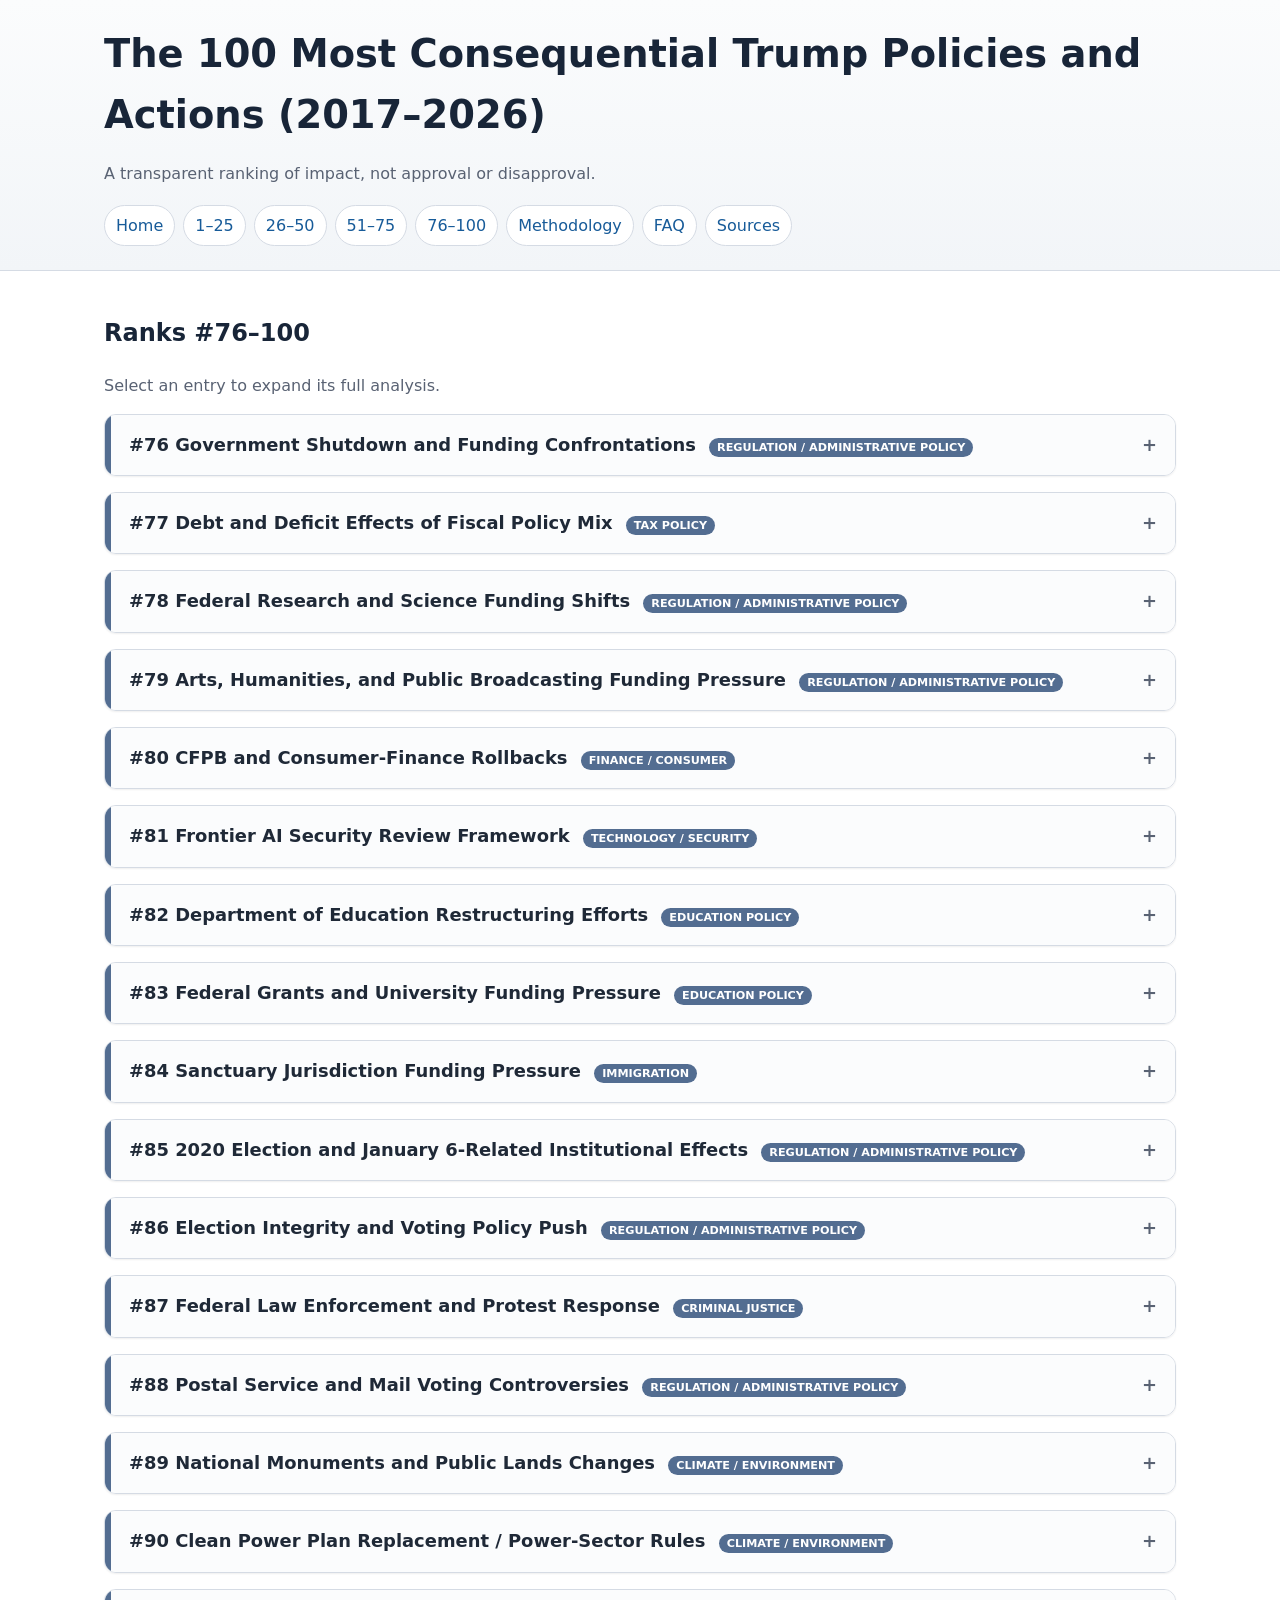
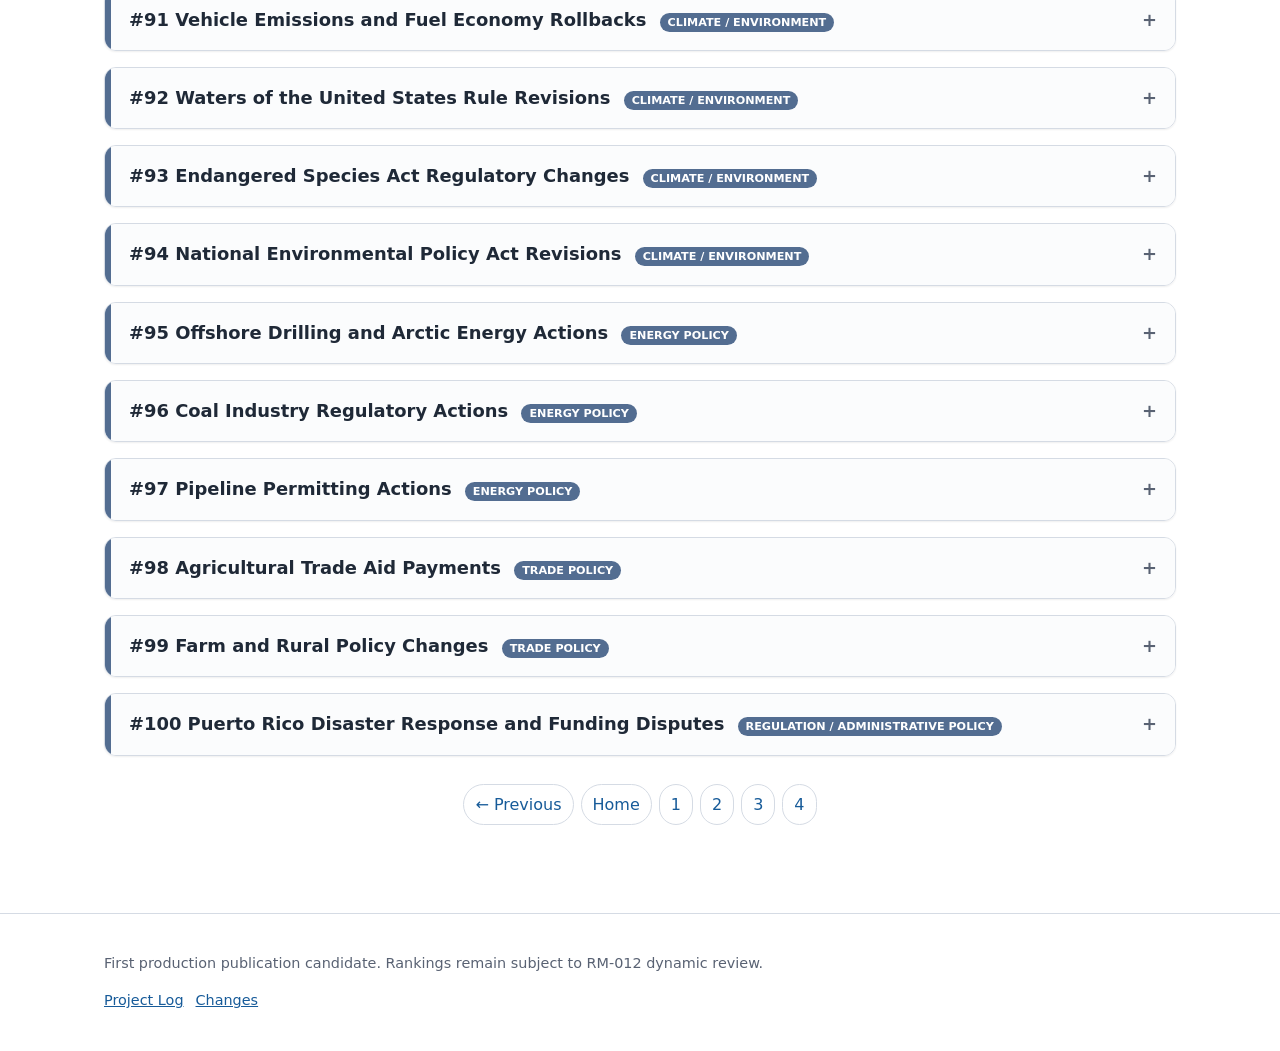
<file: page4.html>
<!doctype html><html lang="en"><head>
<!-- Google tag (gtag.js) -->
<script async src="https://www.googletagmanager.com/gtag/js?id=G-BQTNHB9WEV"></script>
<script>
  window.dataLayer = window.dataLayer || [];
  function gtag(){dataLayer.push(arguments);}
  gtag('js', new Date());

  gtag('config', 'G-BQTNHB9WEV');
</script>
<meta charset="utf-8"><meta name="viewport" content="width=device-width,initial-scale=1"><title>Ranks 76–100</title><meta name="description" content="Ranks 76 through 100 in the Trump policy impact ranking."><link rel="canonical" href="https://example.com/page4.html"><link rel="stylesheet" href="style.css"><script type="application/ld+json">{"@context":"https://schema.org","@type":"WebSite","name":"The 100 Most Consequential Trump Policies and Actions (2017–2026)","description":"A transparent, nonpartisan ranking of Trump-era actions by estimated impact."}</script></head><body><header><div class="wrapper"><h1>The 100 Most Consequential Trump Policies and Actions (2017–2026)</h1><p class="meta">A transparent ranking of impact, not approval or disapproval.</p><nav><a href="index.html">Home</a><a href="page1.html">1–25</a><a href="page2.html">26–50</a><a href="page3.html">51–75</a><a href="page4.html">76–100</a><a href="methodology.html">Methodology</a><a href="faq.html">FAQ</a><a href="sources.html">Sources</a></nav></div></header><main class="wrapper"><h2>Ranks #76–100</h2><p class="small">Select an entry to expand its full analysis.</p><details class="rank-card" id="rank76"><summary>#76 Government Shutdown and Funding Confrontations <span class="badge">Regulation / Administrative Policy</span></summary><div class="rank-body"><p class="meta">Regulation / Administrative Policy • 2017–2026</p><div class="impact-row"><strong>Impact Score: 35/100</strong><div class="impact-bar"><div class="impact-fill" style="width:35%"></div></div></div><h3>Description</h3><p>The Trump administration used funding confrontations, including a lengthy shutdown linked to border-wall funding, that disrupted federal operations.</p><p>This action mattered because it changed rules, incentives, enforcement priorities, institutional relationships, or public expectations in regulation / administrative policy. It affected stakeholders directly involved in the policy area while also shaping broader debates about federal power, accountability, costs, and national priorities.</p><p>Its long-term importance depends on implementation, litigation, later reversals or extensions, and whether future administrations preserve, revise, or reject the approach.</p><p><strong>Population Affected:</strong> Federal agencies, regulated parties, states, communities, businesses, workers, and affected members of the public.</p><p><strong>Economic Magnitude:</strong> Large institutional, regulatory, legal, or administrative effects; direct dollar magnitude varies by implementation.</p><section class="analysis"><div class="panel"><h3>Supportive Analysis</h3><p>Supporters argue that the action improved accountability, efficiency, executive control, fiscal discipline, or alignment with elected priorities.</p><p>They contend that federal institutions and programs should be more responsive to voters and clearer about their public purposes.</p><h4>Supportive / Primary Sources</h4><ul><li><a href="https://regulatorystudies.columbian.gwu.edu/">GW Regulatory Studies Center</a> <span class="tag">Analysis</span></li><li><a href="https://www.whitehouse.gov/presidential-actions/">White House — Presidential Actions</a> <span class="tag">Primary</span></li><li><a href="https://www.heritage.org/government-regulation">Heritage — Regulation</a> <span class="tag">Supportive</span></li></ul></div><div class="panel"><h3>Critical Analysis</h3><p>Critics argue that the action weakened institutional safeguards, expertise, transparency, civil rights, public services, or rule-of-law norms.</p><p>They contend that administrative changes can have broad consequences when they alter how government decisions are made and implemented.</p><h4>Critical / Research Sources</h4><ul><li><a href="https://www.brookings.edu/articles/tracking-regulatory-changes-in-the-second-trump-administration/">Brookings — Regulatory Tracker</a> <span class="tag">Tracker</span></li><li><a href="https://protectdemocracy.org/">Protect Democracy</a> <span class="tag">Critical/context</span></li><li><a href="https://www.gao.gov/">GAO</a> <span class="tag">Oversight</span></li></ul></div></section><details class="why"><summary>Why This Rank?</summary><p>Government Shutdown and Funding Confrontations ranks here because it has meaningful consequences in regulation / administrative policy but is narrower, less durable, or less economically sweeping than the highest-ranked actions.</p><p>Its score reflects a combination of affected population, economic magnitude, institutional permanence, duration, international impact, and historical significance. It ranks below the Top 25 because its effects are more targeted or more dependent on future implementation, litigation, or political reversal.</p><p><strong>Impact Score:</strong> 35/100</p><div class="score-grid"><div><strong>Factor</strong></div><div><strong>Score</strong></div><div><strong>Weight</strong></div><div>People Affected</div><div>38</div><div>22%</div><div>Economic Magnitude</div><div>36</div><div>18%</div><div>Institutional / Legal Permanence</div><div>40</div><div>22%</div><div>Duration of Effects</div><div>33</div><div>13%</div><div>International Impact</div><div>25</div><div>13%</div><div>Historical Significance</div><div>38</div><div>12%</div></div></details></div></details><details class="rank-card" id="rank77"><summary>#77 Debt and Deficit Effects of Fiscal Policy Mix <span class="badge">Tax Policy</span></summary><div class="rank-body"><p class="meta">Tax Policy • 2017–2026</p><div class="impact-row"><strong>Impact Score: 35/100</strong><div class="impact-bar"><div class="impact-fill" style="width:35%"></div></div></div><h3>Description</h3><p>The Trump administration combined tax cuts, spending decisions, tariff revenues, pandemic relief, and budget choices that affected federal debt and deficit trajectories.</p><p>This action mattered because it changed rules, incentives, enforcement priorities, institutional relationships, or public expectations in tax policy. It affected stakeholders directly involved in the policy area while also shaping broader debates about federal power, accountability, costs, and national priorities.</p><p>Its long-term importance depends on implementation, litigation, later reversals or extensions, and whether future administrations preserve, revise, or reject the approach.</p><p><strong>Population Affected:</strong> Federal agencies, regulated parties, states, communities, businesses, workers, and affected members of the public.</p><p><strong>Economic Magnitude:</strong> Large institutional, regulatory, legal, or administrative effects; direct dollar magnitude varies by implementation.</p><section class="analysis"><div class="panel"><h3>Supportive Analysis</h3><p>Supporters argue that the action improved accountability, efficiency, executive control, fiscal discipline, or alignment with elected priorities.</p><p>They contend that federal institutions and programs should be more responsive to voters and clearer about their public purposes.</p><h4>Supportive / Primary Sources</h4><ul><li><a href="https://taxfoundation.org/">Tax Foundation</a> <span class="tag">Tax analysis</span></li><li><a href="https://home.treasury.gov/">Treasury Department</a> <span class="tag">Primary</span></li><li><a href="https://www.crfb.org/">Committee for a Responsible Federal Budget</a> <span class="tag">Fiscal analysis</span></li></ul></div><div class="panel"><h3>Critical Analysis</h3><p>Critics argue that the action weakened institutional safeguards, expertise, transparency, civil rights, public services, or rule-of-law norms.</p><p>They contend that administrative changes can have broad consequences when they alter how government decisions are made and implemented.</p><h4>Critical / Research Sources</h4><ul><li><a href="https://www.brookings.edu/topic/tax-policy/">Brookings — Tax Policy</a> <span class="tag">Analysis</span></li><li><a href="https://www.cbpp.org/research/federal-tax">CBPP — Federal Tax</a> <span class="tag">Critical</span></li><li><a href="https://itep.org/">ITEP</a> <span class="tag">Critical</span></li></ul></div></section><details class="why"><summary>Why This Rank?</summary><p>Debt and Deficit Effects of Fiscal Policy Mix ranks here because it has meaningful consequences in tax policy but is narrower, less durable, or less economically sweeping than the highest-ranked actions.</p><p>Its score reflects a combination of affected population, economic magnitude, institutional permanence, duration, international impact, and historical significance. It ranks below the Top 25 because its effects are more targeted or more dependent on future implementation, litigation, or political reversal.</p><p><strong>Impact Score:</strong> 35/100</p><div class="score-grid"><div><strong>Factor</strong></div><div><strong>Score</strong></div><div><strong>Weight</strong></div><div>People Affected</div><div>38</div><div>22%</div><div>Economic Magnitude</div><div>36</div><div>18%</div><div>Institutional / Legal Permanence</div><div>40</div><div>22%</div><div>Duration of Effects</div><div>33</div><div>13%</div><div>International Impact</div><div>25</div><div>13%</div><div>Historical Significance</div><div>38</div><div>12%</div></div></details></div></details><details class="rank-card" id="rank78"><summary>#78 Federal Research and Science Funding Shifts <span class="badge">Regulation / Administrative Policy</span></summary><div class="rank-body"><p class="meta">Regulation / Administrative Policy • 2017–2026</p><div class="impact-row"><strong>Impact Score: 35/100</strong><div class="impact-bar"><div class="impact-fill" style="width:35%"></div></div></div><h3>Description</h3><p>The Trump administration proposed or implemented shifts affecting federal science agencies, research grants, public-health science, climate research, and technical expertise.</p><p>This action mattered because it changed rules, incentives, enforcement priorities, institutional relationships, or public expectations in regulation / administrative policy. It affected stakeholders directly involved in the policy area while also shaping broader debates about federal power, accountability, costs, and national priorities.</p><p>Its long-term importance depends on implementation, litigation, later reversals or extensions, and whether future administrations preserve, revise, or reject the approach.</p><p><strong>Population Affected:</strong> Federal agencies, regulated parties, states, communities, businesses, workers, and affected members of the public.</p><p><strong>Economic Magnitude:</strong> Large institutional, regulatory, legal, or administrative effects; direct dollar magnitude varies by implementation.</p><section class="analysis"><div class="panel"><h3>Supportive Analysis</h3><p>Supporters argue that the action improved accountability, efficiency, executive control, fiscal discipline, or alignment with elected priorities.</p><p>They contend that federal institutions and programs should be more responsive to voters and clearer about their public purposes.</p><h4>Supportive / Primary Sources</h4><ul><li><a href="https://regulatorystudies.columbian.gwu.edu/">GW Regulatory Studies Center</a> <span class="tag">Analysis</span></li><li><a href="https://www.whitehouse.gov/presidential-actions/">White House — Presidential Actions</a> <span class="tag">Primary</span></li><li><a href="https://www.heritage.org/government-regulation">Heritage — Regulation</a> <span class="tag">Supportive</span></li></ul></div><div class="panel"><h3>Critical Analysis</h3><p>Critics argue that the action weakened institutional safeguards, expertise, transparency, civil rights, public services, or rule-of-law norms.</p><p>They contend that administrative changes can have broad consequences when they alter how government decisions are made and implemented.</p><h4>Critical / Research Sources</h4><ul><li><a href="https://www.brookings.edu/articles/tracking-regulatory-changes-in-the-second-trump-administration/">Brookings — Regulatory Tracker</a> <span class="tag">Tracker</span></li><li><a href="https://protectdemocracy.org/">Protect Democracy</a> <span class="tag">Critical/context</span></li><li><a href="https://www.gao.gov/">GAO</a> <span class="tag">Oversight</span></li></ul></div></section><details class="why"><summary>Why This Rank?</summary><p>Federal Research and Science Funding Shifts ranks here because it has meaningful consequences in regulation / administrative policy but is narrower, less durable, or less economically sweeping than the highest-ranked actions.</p><p>Its score reflects a combination of affected population, economic magnitude, institutional permanence, duration, international impact, and historical significance. It ranks below the Top 25 because its effects are more targeted or more dependent on future implementation, litigation, or political reversal.</p><p><strong>Impact Score:</strong> 35/100</p><div class="score-grid"><div><strong>Factor</strong></div><div><strong>Score</strong></div><div><strong>Weight</strong></div><div>People Affected</div><div>38</div><div>22%</div><div>Economic Magnitude</div><div>36</div><div>18%</div><div>Institutional / Legal Permanence</div><div>40</div><div>22%</div><div>Duration of Effects</div><div>33</div><div>13%</div><div>International Impact</div><div>25</div><div>13%</div><div>Historical Significance</div><div>38</div><div>12%</div></div></details></div></details><details class="rank-card" id="rank79"><summary>#79 Arts, Humanities, and Public Broadcasting Funding Pressure <span class="badge">Regulation / Administrative Policy</span></summary><div class="rank-body"><p class="meta">Regulation / Administrative Policy • 2017–2026</p><div class="impact-row"><strong>Impact Score: 35/100</strong><div class="impact-bar"><div class="impact-fill" style="width:35%"></div></div></div><h3>Description</h3><p>The Trump administration repeatedly proposed reducing or eliminating funding for the NEA, NEH, and public broadcasting.</p><p>This action mattered because it changed rules, incentives, enforcement priorities, institutional relationships, or public expectations in regulation / administrative policy. It affected stakeholders directly involved in the policy area while also shaping broader debates about federal power, accountability, costs, and national priorities.</p><p>Its long-term importance depends on implementation, litigation, later reversals or extensions, and whether future administrations preserve, revise, or reject the approach.</p><p><strong>Population Affected:</strong> Federal agencies, regulated parties, states, communities, businesses, workers, and affected members of the public.</p><p><strong>Economic Magnitude:</strong> Large institutional, regulatory, legal, or administrative effects; direct dollar magnitude varies by implementation.</p><section class="analysis"><div class="panel"><h3>Supportive Analysis</h3><p>Supporters argue that the action improved accountability, efficiency, executive control, fiscal discipline, or alignment with elected priorities.</p><p>They contend that federal institutions and programs should be more responsive to voters and clearer about their public purposes.</p><h4>Supportive / Primary Sources</h4><ul><li><a href="https://regulatorystudies.columbian.gwu.edu/">GW Regulatory Studies Center</a> <span class="tag">Analysis</span></li><li><a href="https://www.whitehouse.gov/presidential-actions/">White House — Presidential Actions</a> <span class="tag">Primary</span></li><li><a href="https://www.heritage.org/government-regulation">Heritage — Regulation</a> <span class="tag">Supportive</span></li></ul></div><div class="panel"><h3>Critical Analysis</h3><p>Critics argue that the action weakened institutional safeguards, expertise, transparency, civil rights, public services, or rule-of-law norms.</p><p>They contend that administrative changes can have broad consequences when they alter how government decisions are made and implemented.</p><h4>Critical / Research Sources</h4><ul><li><a href="https://www.brookings.edu/articles/tracking-regulatory-changes-in-the-second-trump-administration/">Brookings — Regulatory Tracker</a> <span class="tag">Tracker</span></li><li><a href="https://protectdemocracy.org/">Protect Democracy</a> <span class="tag">Critical/context</span></li><li><a href="https://www.gao.gov/">GAO</a> <span class="tag">Oversight</span></li></ul></div></section><details class="why"><summary>Why This Rank?</summary><p>Arts, Humanities, and Public Broadcasting Funding Pressure ranks here because it has meaningful consequences in regulation / administrative policy but is narrower, less durable, or less economically sweeping than the highest-ranked actions.</p><p>Its score reflects a combination of affected population, economic magnitude, institutional permanence, duration, international impact, and historical significance. It ranks below the Top 25 because its effects are more targeted or more dependent on future implementation, litigation, or political reversal.</p><p><strong>Impact Score:</strong> 35/100</p><div class="score-grid"><div><strong>Factor</strong></div><div><strong>Score</strong></div><div><strong>Weight</strong></div><div>People Affected</div><div>38</div><div>22%</div><div>Economic Magnitude</div><div>36</div><div>18%</div><div>Institutional / Legal Permanence</div><div>40</div><div>22%</div><div>Duration of Effects</div><div>33</div><div>13%</div><div>International Impact</div><div>25</div><div>13%</div><div>Historical Significance</div><div>38</div><div>12%</div></div></details></div></details><details class="rank-card" id="rank80"><summary>#80 CFPB and Consumer-Finance Rollbacks <span class="badge">Finance / Consumer</span></summary><div class="rank-body"><p class="meta">Finance / Consumer • 2017–2026</p><div class="impact-row"><strong>Impact Score: 35/100</strong><div class="impact-bar"><div class="impact-fill" style="width:35%"></div></div></div><h3>Description</h3><p>The Trump administration reduced, redirected, or contested Consumer Financial Protection Bureau enforcement and rulemaking priorities.</p><p>This action mattered because it changed rules, incentives, enforcement priorities, institutional relationships, or public expectations in finance / consumer. It affected stakeholders directly involved in the policy area while also shaping broader debates about federal power, accountability, costs, and national priorities.</p><p>Its long-term importance depends on implementation, litigation, later reversals or extensions, and whether future administrations preserve, revise, or reject the approach.</p><p><strong>Population Affected:</strong> Federal agencies, regulated parties, states, communities, businesses, workers, and affected members of the public.</p><p><strong>Economic Magnitude:</strong> Large institutional, regulatory, legal, or administrative effects; direct dollar magnitude varies by implementation.</p><section class="analysis"><div class="panel"><h3>Supportive Analysis</h3><p>Supporters argue that the action improved accountability, efficiency, executive control, fiscal discipline, or alignment with elected priorities.</p><p>They contend that federal institutions and programs should be more responsive to voters and clearer about their public purposes.</p><h4>Supportive / Primary Sources</h4><ul><li><a href="https://www.consumerfinance.gov/">CFPB</a> <span class="tag">Primary</span></li><li><a href="https://www.cato.org/research/financial-regulation">Cato — Financial Regulation</a> <span class="tag">Deregulatory</span></li><li><a href="https://home.treasury.gov/">Treasury Department</a> <span class="tag">Primary</span></li></ul></div><div class="panel"><h3>Critical Analysis</h3><p>Critics argue that the action weakened institutional safeguards, expertise, transparency, civil rights, public services, or rule-of-law norms.</p><p>They contend that administrative changes can have broad consequences when they alter how government decisions are made and implemented.</p><h4>Critical / Research Sources</h4><ul><li><a href="https://consumerfed.org/">Consumer Federation of America</a> <span class="tag">Consumer perspective</span></li><li><a href="https://www.brookings.edu/topic/financial-regulation/">Brookings — Financial Regulation</a> <span class="tag">Analysis</span></li><li><a href="https://www.nclc.org/">National Consumer Law Center</a> <span class="tag">Critical</span></li></ul></div></section><details class="why"><summary>Why This Rank?</summary><p>CFPB and Consumer-Finance Rollbacks ranks here because it has meaningful consequences in finance / consumer but is narrower, less durable, or less economically sweeping than the highest-ranked actions.</p><p>Its score reflects a combination of affected population, economic magnitude, institutional permanence, duration, international impact, and historical significance. It ranks below the Top 25 because its effects are more targeted or more dependent on future implementation, litigation, or political reversal.</p><p><strong>Impact Score:</strong> 35/100</p><div class="score-grid"><div><strong>Factor</strong></div><div><strong>Score</strong></div><div><strong>Weight</strong></div><div>People Affected</div><div>38</div><div>22%</div><div>Economic Magnitude</div><div>36</div><div>18%</div><div>Institutional / Legal Permanence</div><div>40</div><div>22%</div><div>Duration of Effects</div><div>33</div><div>13%</div><div>International Impact</div><div>25</div><div>13%</div><div>Historical Significance</div><div>38</div><div>12%</div></div></details></div></details><details class="rank-card" id="rank81"><summary>#81 Frontier AI Security Review Framework <span class="badge">Technology / Security</span></summary><div class="rank-body"><p class="meta">Technology / Security • 2017–2026</p><div class="impact-row"><strong>Impact Score: 35/100</strong><div class="impact-bar"><div class="impact-fill" style="width:35%"></div></div></div><h3>Description</h3><p>The Trump administration pursued or proposed federal review frameworks for advanced AI models, particularly around cybersecurity and national-security risks.</p><p>This action mattered because it changed rules, incentives, enforcement priorities, institutional relationships, or public expectations in technology / security. It affected stakeholders directly involved in the policy area while also shaping broader debates about federal power, accountability, costs, and national priorities.</p><p>Its long-term importance depends on implementation, litigation, later reversals or extensions, and whether future administrations preserve, revise, or reject the approach.</p><p><strong>Population Affected:</strong> Technology firms, users, federal agencies, investors, contractors, researchers, allies, and national-security stakeholders.</p><p><strong>Economic Magnitude:</strong> Large strategic and market effects in data, cybersecurity, supply chains, investment, and innovation.</p><section class="analysis"><div class="panel"><h3>Supportive Analysis</h3><p>Supporters argue that the action addressed emerging national-security, data, cyber, or strategic-technology risks that older policies did not adequately cover.</p><p>They contend that the United States must protect sensitive technologies and infrastructure while preserving innovation leadership.</p><h4>Supportive / Primary Sources</h4><ul><li><a href="https://www.csis.org/topics/technology">CSIS — Technology</a> <span class="tag">Analysis</span></li><li><a href="https://www.whitehouse.gov/presidential-actions/">White House — Presidential Actions</a> <span class="tag">Primary</span></li><li><a href="https://www.fdd.org/">FDD</a> <span class="tag">Supportive/security</span></li></ul></div><div class="panel"><h3>Critical Analysis</h3><p>Critics argue that the action was overly broad, legally uncertain, insufficiently coordinated, or risky for civil liberties, innovation, and open markets.</p><p>They contend that technology policy requires precision because blunt restrictions can damage research, competition, and international cooperation.</p><h4>Critical / Research Sources</h4><ul><li><a href="https://www.justsecurity.org/">Just Security</a> <span class="tag">Critical/context</span></li><li><a href="https://www.brookings.edu/topic/technology-innovation/">Brookings — Technology</a> <span class="tag">Analysis</span></li><li><a href="https://www.eff.org/">EFF</a> <span class="tag">Civil liberties</span></li></ul></div></section><details class="why"><summary>Why This Rank?</summary><p>Frontier AI Security Review Framework ranks here because it has meaningful consequences in technology / security but is narrower, less durable, or less economically sweeping than the highest-ranked actions.</p><p>Its score reflects a combination of affected population, economic magnitude, institutional permanence, duration, international impact, and historical significance. It ranks below the Top 25 because its effects are more targeted or more dependent on future implementation, litigation, or political reversal.</p><p><strong>Impact Score:</strong> 35/100</p><div class="score-grid"><div><strong>Factor</strong></div><div><strong>Score</strong></div><div><strong>Weight</strong></div><div>People Affected</div><div>38</div><div>22%</div><div>Economic Magnitude</div><div>36</div><div>18%</div><div>Institutional / Legal Permanence</div><div>40</div><div>22%</div><div>Duration of Effects</div><div>33</div><div>13%</div><div>International Impact</div><div>25</div><div>13%</div><div>Historical Significance</div><div>38</div><div>12%</div></div></details></div></details><details class="rank-card" id="rank82"><summary>#82 Department of Education Restructuring Efforts <span class="badge">Education Policy</span></summary><div class="rank-body"><p class="meta">Education Policy • 2017–2026</p><div class="impact-row"><strong>Impact Score: 35/100</strong><div class="impact-bar"><div class="impact-fill" style="width:35%"></div></div></div><h3>Description</h3><p>The Trump administration pursued major changes to the federal role in education, including downsizing, restructuring, or transferring Department of Education functions.</p><p>This action mattered because it changed rules, incentives, enforcement priorities, institutional relationships, or public expectations in education policy. It affected stakeholders directly involved in the policy area while also shaping broader debates about federal power, accountability, costs, and national priorities.</p><p>Its long-term importance depends on implementation, litigation, later reversals or extensions, and whether future administrations preserve, revise, or reject the approach.</p><p><strong>Population Affected:</strong> Students, families, schools, colleges, universities, states, borrowers, faculty, administrators, and federal agencies.</p><p><strong>Economic Magnitude:</strong> Large effects on education funding, compliance, student debt, civil rights, and institutional governance.</p><section class="analysis"><div class="panel"><h3>Supportive Analysis</h3><p>Supporters argue that the action increased accountability, parental control, due process, institutional discipline, or taxpayer protection.</p><p>They contend that federal education policy should avoid ideological capture and give families, states, and institutions clearer rules.</p><h4>Supportive / Primary Sources</h4><ul><li><a href="https://www.ed.gov/">Department of Education</a> <span class="tag">Primary</span></li><li><a href="https://www.heritage.org/education">Heritage — Education</a> <span class="tag">Supportive</span></li><li><a href="https://studentaid.gov/">Federal Student Aid</a> <span class="tag">Primary</span></li></ul></div><div class="panel"><h3>Critical Analysis</h3><p>Critics argue that the action weakened student protections, civil-rights enforcement, educational access, or institutional independence.</p><p>They contend that federal education rules and funding are essential for vulnerable students, accountability, and equal opportunity.</p><h4>Critical / Research Sources</h4><ul><li><a href="https://www.brookings.edu/topic/higher-education/">Brookings — Higher Education</a> <span class="tag">Analysis</span></li><li><a href="https://ticas.org/">TICAS</a> <span class="tag">Critical/context</span></li><li><a href="https://protectborrowers.org/">Student Borrower Protection Center</a> <span class="tag">Critical</span></li></ul></div></section><details class="why"><summary>Why This Rank?</summary><p>Department of Education Restructuring Efforts ranks here because it has meaningful consequences in education policy but is narrower, less durable, or less economically sweeping than the highest-ranked actions.</p><p>Its score reflects a combination of affected population, economic magnitude, institutional permanence, duration, international impact, and historical significance. It ranks below the Top 25 because its effects are more targeted or more dependent on future implementation, litigation, or political reversal.</p><p><strong>Impact Score:</strong> 35/100</p><div class="score-grid"><div><strong>Factor</strong></div><div><strong>Score</strong></div><div><strong>Weight</strong></div><div>People Affected</div><div>38</div><div>22%</div><div>Economic Magnitude</div><div>36</div><div>18%</div><div>Institutional / Legal Permanence</div><div>40</div><div>22%</div><div>Duration of Effects</div><div>33</div><div>13%</div><div>International Impact</div><div>25</div><div>13%</div><div>Historical Significance</div><div>38</div><div>12%</div></div></details></div></details><details class="rank-card" id="rank83"><summary>#83 Federal Grants and University Funding Pressure <span class="badge">Education Policy</span></summary><div class="rank-body"><p class="meta">Education Policy • 2017–2026</p><div class="impact-row"><strong>Impact Score: 35/100</strong><div class="impact-bar"><div class="impact-fill" style="width:35%"></div></div></div><h3>Description</h3><p>The Trump administration used or threatened federal funding leverage against universities over civil rights, antisemitism, DEI, campus speech, admissions, and foreign influence.</p><p>This action mattered because it changed rules, incentives, enforcement priorities, institutional relationships, or public expectations in education policy. It affected stakeholders directly involved in the policy area while also shaping broader debates about federal power, accountability, costs, and national priorities.</p><p>Its long-term importance depends on implementation, litigation, later reversals or extensions, and whether future administrations preserve, revise, or reject the approach.</p><p><strong>Population Affected:</strong> Students, families, schools, colleges, universities, states, borrowers, faculty, administrators, and federal agencies.</p><p><strong>Economic Magnitude:</strong> Large effects on education funding, compliance, student debt, civil rights, and institutional governance.</p><section class="analysis"><div class="panel"><h3>Supportive Analysis</h3><p>Supporters argue that the action increased accountability, parental control, due process, institutional discipline, or taxpayer protection.</p><p>They contend that federal education policy should avoid ideological capture and give families, states, and institutions clearer rules.</p><h4>Supportive / Primary Sources</h4><ul><li><a href="https://www.ed.gov/">Department of Education</a> <span class="tag">Primary</span></li><li><a href="https://www.heritage.org/education">Heritage — Education</a> <span class="tag">Supportive</span></li><li><a href="https://studentaid.gov/">Federal Student Aid</a> <span class="tag">Primary</span></li></ul></div><div class="panel"><h3>Critical Analysis</h3><p>Critics argue that the action weakened student protections, civil-rights enforcement, educational access, or institutional independence.</p><p>They contend that federal education rules and funding are essential for vulnerable students, accountability, and equal opportunity.</p><h4>Critical / Research Sources</h4><ul><li><a href="https://www.brookings.edu/topic/higher-education/">Brookings — Higher Education</a> <span class="tag">Analysis</span></li><li><a href="https://ticas.org/">TICAS</a> <span class="tag">Critical/context</span></li><li><a href="https://protectborrowers.org/">Student Borrower Protection Center</a> <span class="tag">Critical</span></li></ul></div></section><details class="why"><summary>Why This Rank?</summary><p>Federal Grants and University Funding Pressure ranks here because it has meaningful consequences in education policy but is narrower, less durable, or less economically sweeping than the highest-ranked actions.</p><p>Its score reflects a combination of affected population, economic magnitude, institutional permanence, duration, international impact, and historical significance. It ranks below the Top 25 because its effects are more targeted or more dependent on future implementation, litigation, or political reversal.</p><p><strong>Impact Score:</strong> 35/100</p><div class="score-grid"><div><strong>Factor</strong></div><div><strong>Score</strong></div><div><strong>Weight</strong></div><div>People Affected</div><div>38</div><div>22%</div><div>Economic Magnitude</div><div>36</div><div>18%</div><div>Institutional / Legal Permanence</div><div>40</div><div>22%</div><div>Duration of Effects</div><div>33</div><div>13%</div><div>International Impact</div><div>25</div><div>13%</div><div>Historical Significance</div><div>38</div><div>12%</div></div></details></div></details><details class="rank-card" id="rank84"><summary>#84 Sanctuary Jurisdiction Funding Pressure <span class="badge">Immigration</span></summary><div class="rank-body"><p class="meta">Immigration • 2017–2026</p><div class="impact-row"><strong>Impact Score: 35/100</strong><div class="impact-bar"><div class="impact-fill" style="width:35%"></div></div></div><h3>Description</h3><p>The Trump administration tried to condition, withhold, or redirect federal funds based on state and local cooperation with immigration enforcement.</p><p>This action mattered because it changed rules, incentives, enforcement priorities, institutional relationships, or public expectations in immigration. It affected stakeholders directly involved in the policy area while also shaping broader debates about federal power, accountability, costs, and national priorities.</p><p>Its long-term importance depends on implementation, litigation, later reversals or extensions, and whether future administrations preserve, revise, or reject the approach.</p><p><strong>Population Affected:</strong> Migrants, families, employers, courts, federal agencies, states, local communities, and advocacy organizations.</p><p><strong>Economic Magnitude:</strong> Large operational, legal, humanitarian, and labor-market consequences; direct fiscal magnitude varies by program.</p><section class="analysis"><div class="panel"><h3>Supportive Analysis</h3><p>Supporters argue that the action strengthened enforcement, restored credibility to immigration law, and reduced incentives for unlawful entry or abuse of humanitarian pathways.</p><p>They also contend that clearer rules and stronger federal control protect public resources, border communities, and legal immigration channels.</p><h4>Supportive / Primary Sources</h4><ul><li><a href="https://www.heritage.org/border-security">Heritage — Border Security</a> <span class="tag">Supportive</span></li><li><a href="https://www.whitehouse.gov/presidential-actions/">White House — Presidential Actions</a> <span class="tag">Primary</span></li><li><a href="https://cis.org/">Center for Immigration Studies</a> <span class="tag">Supportive/restrictionist</span></li></ul></div><div class="panel"><h3>Critical Analysis</h3><p>Critics argue that the action imposed humanitarian costs, reduced due-process protections, separated or destabilized families, and strained courts or local services.</p><p>They also contend that restrictive immigration policies can harm labor markets, weaken community trust, and damage America’s reputation as a refuge for people fleeing danger.</p><h4>Critical / Research Sources</h4><ul><li><a href="https://www.migrationpolicy.org/">Migration Policy Institute</a> <span class="tag">Research</span></li><li><a href="https://www.americanimmigrationcouncil.org/">American Immigration Council</a> <span class="tag">Critical/context</span></li><li><a href="https://www.hrw.org/united-states">Human Rights Watch — United States</a> <span class="tag">Critical</span></li></ul></div></section><details class="why"><summary>Why This Rank?</summary><p>Sanctuary Jurisdiction Funding Pressure ranks here because it has meaningful consequences in immigration but is narrower, less durable, or less economically sweeping than the highest-ranked actions.</p><p>Its score reflects a combination of affected population, economic magnitude, institutional permanence, duration, international impact, and historical significance. It ranks below the Top 25 because its effects are more targeted or more dependent on future implementation, litigation, or political reversal.</p><p><strong>Impact Score:</strong> 35/100</p><div class="score-grid"><div><strong>Factor</strong></div><div><strong>Score</strong></div><div><strong>Weight</strong></div><div>People Affected</div><div>38</div><div>22%</div><div>Economic Magnitude</div><div>36</div><div>18%</div><div>Institutional / Legal Permanence</div><div>40</div><div>22%</div><div>Duration of Effects</div><div>33</div><div>13%</div><div>International Impact</div><div>25</div><div>13%</div><div>Historical Significance</div><div>38</div><div>12%</div></div></details></div></details><details class="rank-card" id="rank85"><summary>#85 2020 Election and January 6-Related Institutional Effects <span class="badge">Regulation / Administrative Policy</span></summary><div class="rank-body"><p class="meta">Regulation / Administrative Policy • 2017–2026</p><div class="impact-row"><strong>Impact Score: 35/100</strong><div class="impact-bar"><div class="impact-fill" style="width:35%"></div></div></div><h3>Description</h3><p>The Trump administration produced major consequences for election administration, public trust, congressional security, constitutional norms, and future election law.</p><p>This action mattered because it changed rules, incentives, enforcement priorities, institutional relationships, or public expectations in regulation / administrative policy. It affected stakeholders directly involved in the policy area while also shaping broader debates about federal power, accountability, costs, and national priorities.</p><p>Its long-term importance depends on implementation, litigation, later reversals or extensions, and whether future administrations preserve, revise, or reject the approach.</p><p><strong>Population Affected:</strong> Federal agencies, regulated parties, states, communities, businesses, workers, and affected members of the public.</p><p><strong>Economic Magnitude:</strong> Large institutional, regulatory, legal, or administrative effects; direct dollar magnitude varies by implementation.</p><section class="analysis"><div class="panel"><h3>Supportive Analysis</h3><p>Supporters argue that the action improved accountability, efficiency, executive control, fiscal discipline, or alignment with elected priorities.</p><p>They contend that federal institutions and programs should be more responsive to voters and clearer about their public purposes.</p><h4>Supportive / Primary Sources</h4><ul><li><a href="https://regulatorystudies.columbian.gwu.edu/">GW Regulatory Studies Center</a> <span class="tag">Analysis</span></li><li><a href="https://www.whitehouse.gov/presidential-actions/">White House — Presidential Actions</a> <span class="tag">Primary</span></li><li><a href="https://www.heritage.org/government-regulation">Heritage — Regulation</a> <span class="tag">Supportive</span></li></ul></div><div class="panel"><h3>Critical Analysis</h3><p>Critics argue that the action weakened institutional safeguards, expertise, transparency, civil rights, public services, or rule-of-law norms.</p><p>They contend that administrative changes can have broad consequences when they alter how government decisions are made and implemented.</p><h4>Critical / Research Sources</h4><ul><li><a href="https://www.brookings.edu/articles/tracking-regulatory-changes-in-the-second-trump-administration/">Brookings — Regulatory Tracker</a> <span class="tag">Tracker</span></li><li><a href="https://protectdemocracy.org/">Protect Democracy</a> <span class="tag">Critical/context</span></li><li><a href="https://www.gao.gov/">GAO</a> <span class="tag">Oversight</span></li></ul></div></section><details class="why"><summary>Why This Rank?</summary><p>2020 Election and January 6-Related Institutional Effects ranks here because it has meaningful consequences in regulation / administrative policy but is narrower, less durable, or less economically sweeping than the highest-ranked actions.</p><p>Its score reflects a combination of affected population, economic magnitude, institutional permanence, duration, international impact, and historical significance. It ranks below the Top 25 because its effects are more targeted or more dependent on future implementation, litigation, or political reversal.</p><p><strong>Impact Score:</strong> 35/100</p><div class="score-grid"><div><strong>Factor</strong></div><div><strong>Score</strong></div><div><strong>Weight</strong></div><div>People Affected</div><div>38</div><div>22%</div><div>Economic Magnitude</div><div>36</div><div>18%</div><div>Institutional / Legal Permanence</div><div>40</div><div>22%</div><div>Duration of Effects</div><div>33</div><div>13%</div><div>International Impact</div><div>25</div><div>13%</div><div>Historical Significance</div><div>38</div><div>12%</div></div></details></div></details><details class="rank-card" id="rank86"><summary>#86 Election Integrity and Voting Policy Push <span class="badge">Regulation / Administrative Policy</span></summary><div class="rank-body"><p class="meta">Regulation / Administrative Policy • 2017–2026</p><div class="impact-row"><strong>Impact Score: 35/100</strong><div class="impact-bar"><div class="impact-fill" style="width:35%"></div></div></div><h3>Description</h3><p>The Trump administration promoted election-integrity claims and policy changes related to voter identification, mail ballots, voter rolls, certification, and election administration.</p><p>This action mattered because it changed rules, incentives, enforcement priorities, institutional relationships, or public expectations in regulation / administrative policy. It affected stakeholders directly involved in the policy area while also shaping broader debates about federal power, accountability, costs, and national priorities.</p><p>Its long-term importance depends on implementation, litigation, later reversals or extensions, and whether future administrations preserve, revise, or reject the approach.</p><p><strong>Population Affected:</strong> Federal agencies, regulated parties, states, communities, businesses, workers, and affected members of the public.</p><p><strong>Economic Magnitude:</strong> Large institutional, regulatory, legal, or administrative effects; direct dollar magnitude varies by implementation.</p><section class="analysis"><div class="panel"><h3>Supportive Analysis</h3><p>Supporters argue that the action improved accountability, efficiency, executive control, fiscal discipline, or alignment with elected priorities.</p><p>They contend that federal institutions and programs should be more responsive to voters and clearer about their public purposes.</p><h4>Supportive / Primary Sources</h4><ul><li><a href="https://regulatorystudies.columbian.gwu.edu/">GW Regulatory Studies Center</a> <span class="tag">Analysis</span></li><li><a href="https://www.whitehouse.gov/presidential-actions/">White House — Presidential Actions</a> <span class="tag">Primary</span></li><li><a href="https://www.heritage.org/government-regulation">Heritage — Regulation</a> <span class="tag">Supportive</span></li></ul></div><div class="panel"><h3>Critical Analysis</h3><p>Critics argue that the action weakened institutional safeguards, expertise, transparency, civil rights, public services, or rule-of-law norms.</p><p>They contend that administrative changes can have broad consequences when they alter how government decisions are made and implemented.</p><h4>Critical / Research Sources</h4><ul><li><a href="https://www.brookings.edu/articles/tracking-regulatory-changes-in-the-second-trump-administration/">Brookings — Regulatory Tracker</a> <span class="tag">Tracker</span></li><li><a href="https://protectdemocracy.org/">Protect Democracy</a> <span class="tag">Critical/context</span></li><li><a href="https://www.gao.gov/">GAO</a> <span class="tag">Oversight</span></li></ul></div></section><details class="why"><summary>Why This Rank?</summary><p>Election Integrity and Voting Policy Push ranks here because it has meaningful consequences in regulation / administrative policy but is narrower, less durable, or less economically sweeping than the highest-ranked actions.</p><p>Its score reflects a combination of affected population, economic magnitude, institutional permanence, duration, international impact, and historical significance. It ranks below the Top 25 because its effects are more targeted or more dependent on future implementation, litigation, or political reversal.</p><p><strong>Impact Score:</strong> 35/100</p><div class="score-grid"><div><strong>Factor</strong></div><div><strong>Score</strong></div><div><strong>Weight</strong></div><div>People Affected</div><div>38</div><div>22%</div><div>Economic Magnitude</div><div>36</div><div>18%</div><div>Institutional / Legal Permanence</div><div>40</div><div>22%</div><div>Duration of Effects</div><div>33</div><div>13%</div><div>International Impact</div><div>25</div><div>13%</div><div>Historical Significance</div><div>38</div><div>12%</div></div></details></div></details><details class="rank-card" id="rank87"><summary>#87 Federal Law Enforcement and Protest Response <span class="badge">Criminal Justice</span></summary><div class="rank-body"><p class="meta">Criminal Justice • 2017–2026</p><div class="impact-row"><strong>Impact Score: 35/100</strong><div class="impact-bar"><div class="impact-fill" style="width:35%"></div></div></div><h3>Description</h3><p>The Trump administration expanded federal law-enforcement presence and emphasized protection of federal property and public order during protests and civil unrest.</p><p>This action mattered because it changed rules, incentives, enforcement priorities, institutional relationships, or public expectations in criminal justice. It affected stakeholders directly involved in the policy area while also shaping broader debates about federal power, accountability, costs, and national priorities.</p><p>Its long-term importance depends on implementation, litigation, later reversals or extensions, and whether future administrations preserve, revise, or reject the approach.</p><p><strong>Population Affected:</strong> Defendants, prisoners, victims, families, law-enforcement agencies, courts, prosecutors, and affected communities.</p><p><strong>Economic Magnitude:</strong> Targeted but meaningful legal, fiscal, incarceration, public-safety, and civil-rights effects.</p><section class="analysis"><div class="panel"><h3>Supportive Analysis</h3><p>Supporters argue that the action improved public safety, accountability, lawful sentencing, victim justice, or enforcement capacity.</p><p>They contend that federal criminal-justice policy should respond firmly to serious crime while maintaining clear rules.</p><h4>Supportive / Primary Sources</h4><ul><li><a href="https://www.justice.gov/">Department of Justice</a> <span class="tag">Primary</span></li><li><a href="https://www.bop.gov/inmates/fsa/overview.jsp">BOP — First Step Act</a> <span class="tag">Primary</span></li><li><a href="https://rightoncrime.com/">Right on Crime</a> <span class="tag">Supportive</span></li></ul></div><div class="panel"><h3>Critical Analysis</h3><p>Critics argue that the action increased punitive policy, weakened accountability, or failed to address systemic inequities and implementation problems.</p><p>They contend that criminal-justice changes can have severe consequences for liberty, fairness, and community trust.</p><h4>Critical / Research Sources</h4><ul><li><a href="https://www.brennancenter.org/issues/end-mass-incarceration">Brennan Center — Criminal Justice</a> <span class="tag">Critical/context</span></li><li><a href="https://www.aclu.org/issues/criminal-law-reform">ACLU — Criminal Law Reform</a> <span class="tag">Critical</span></li><li><a href="https://famm.org/">FAMM</a> <span class="tag">Advocacy</span></li></ul></div></section><details class="why"><summary>Why This Rank?</summary><p>Federal Law Enforcement and Protest Response ranks here because it has meaningful consequences in criminal justice but is narrower, less durable, or less economically sweeping than the highest-ranked actions.</p><p>Its score reflects a combination of affected population, economic magnitude, institutional permanence, duration, international impact, and historical significance. It ranks below the Top 25 because its effects are more targeted or more dependent on future implementation, litigation, or political reversal.</p><p><strong>Impact Score:</strong> 35/100</p><div class="score-grid"><div><strong>Factor</strong></div><div><strong>Score</strong></div><div><strong>Weight</strong></div><div>People Affected</div><div>38</div><div>22%</div><div>Economic Magnitude</div><div>36</div><div>18%</div><div>Institutional / Legal Permanence</div><div>40</div><div>22%</div><div>Duration of Effects</div><div>33</div><div>13%</div><div>International Impact</div><div>25</div><div>13%</div><div>Historical Significance</div><div>38</div><div>12%</div></div></details></div></details><details class="rank-card" id="rank88"><summary>#88 Postal Service and Mail Voting Controversies <span class="badge">Regulation / Administrative Policy</span></summary><div class="rank-body"><p class="meta">Regulation / Administrative Policy • 2017–2026</p><div class="impact-row"><strong>Impact Score: 35/100</strong><div class="impact-bar"><div class="impact-fill" style="width:35%"></div></div></div><h3>Description</h3><p>The Trump administration made Postal Service policy, leadership, and mail-voting logistics major issues during the 2020 election cycle.</p><p>This action mattered because it changed rules, incentives, enforcement priorities, institutional relationships, or public expectations in regulation / administrative policy. It affected stakeholders directly involved in the policy area while also shaping broader debates about federal power, accountability, costs, and national priorities.</p><p>Its long-term importance depends on implementation, litigation, later reversals or extensions, and whether future administrations preserve, revise, or reject the approach.</p><p><strong>Population Affected:</strong> Federal agencies, regulated parties, states, communities, businesses, workers, and affected members of the public.</p><p><strong>Economic Magnitude:</strong> Large institutional, regulatory, legal, or administrative effects; direct dollar magnitude varies by implementation.</p><section class="analysis"><div class="panel"><h3>Supportive Analysis</h3><p>Supporters argue that the action improved accountability, efficiency, executive control, fiscal discipline, or alignment with elected priorities.</p><p>They contend that federal institutions and programs should be more responsive to voters and clearer about their public purposes.</p><h4>Supportive / Primary Sources</h4><ul><li><a href="https://regulatorystudies.columbian.gwu.edu/">GW Regulatory Studies Center</a> <span class="tag">Analysis</span></li><li><a href="https://www.whitehouse.gov/presidential-actions/">White House — Presidential Actions</a> <span class="tag">Primary</span></li><li><a href="https://www.heritage.org/government-regulation">Heritage — Regulation</a> <span class="tag">Supportive</span></li></ul></div><div class="panel"><h3>Critical Analysis</h3><p>Critics argue that the action weakened institutional safeguards, expertise, transparency, civil rights, public services, or rule-of-law norms.</p><p>They contend that administrative changes can have broad consequences when they alter how government decisions are made and implemented.</p><h4>Critical / Research Sources</h4><ul><li><a href="https://www.brookings.edu/articles/tracking-regulatory-changes-in-the-second-trump-administration/">Brookings — Regulatory Tracker</a> <span class="tag">Tracker</span></li><li><a href="https://protectdemocracy.org/">Protect Democracy</a> <span class="tag">Critical/context</span></li><li><a href="https://www.gao.gov/">GAO</a> <span class="tag">Oversight</span></li></ul></div></section><details class="why"><summary>Why This Rank?</summary><p>Postal Service and Mail Voting Controversies ranks here because it has meaningful consequences in regulation / administrative policy but is narrower, less durable, or less economically sweeping than the highest-ranked actions.</p><p>Its score reflects a combination of affected population, economic magnitude, institutional permanence, duration, international impact, and historical significance. It ranks below the Top 25 because its effects are more targeted or more dependent on future implementation, litigation, or political reversal.</p><p><strong>Impact Score:</strong> 35/100</p><div class="score-grid"><div><strong>Factor</strong></div><div><strong>Score</strong></div><div><strong>Weight</strong></div><div>People Affected</div><div>38</div><div>22%</div><div>Economic Magnitude</div><div>36</div><div>18%</div><div>Institutional / Legal Permanence</div><div>40</div><div>22%</div><div>Duration of Effects</div><div>33</div><div>13%</div><div>International Impact</div><div>25</div><div>13%</div><div>Historical Significance</div><div>38</div><div>12%</div></div></details></div></details><details class="rank-card" id="rank89"><summary>#89 National Monuments and Public Lands Changes <span class="badge">Climate / Environment</span></summary><div class="rank-body"><p class="meta">Climate / Environment • 2017–2026</p><div class="impact-row"><strong>Impact Score: 35/100</strong><div class="impact-bar"><div class="impact-fill" style="width:35%"></div></div></div><h3>Description</h3><p>The Trump administration reduced or revised protections for selected national monuments and changed public-lands policy.</p><p>This action mattered because it changed rules, incentives, enforcement priorities, institutional relationships, or public expectations in climate / environment. It affected stakeholders directly involved in the policy area while also shaping broader debates about federal power, accountability, costs, and national priorities.</p><p>Its long-term importance depends on implementation, litigation, later reversals or extensions, and whether future administrations preserve, revise, or reject the approach.</p><p><strong>Population Affected:</strong> Consumers, workers, energy producers, states, tribes, landowners, communities near affected projects, and environmental stakeholders.</p><p><strong>Economic Magnitude:</strong> Large market, compliance, public-health, land-use, energy, and climate effects; estimates vary by rule and sector.</p><section class="analysis"><div class="panel"><h3>Supportive Analysis</h3><p>Supporters argue that the action reduced burdens, accelerated permitting, supported jobs, improved energy security, or corrected federal overreach.</p><p>They contend that economic development and reliable energy require rules that are workable for industries, states, and landowners.</p><h4>Supportive / Primary Sources</h4><ul><li><a href="https://www.epa.gov/laws-regulations">EPA — Regulations</a> <span class="tag">Primary</span></li><li><a href="https://www.whitehouse.gov/presidential-actions/2025/01/unleashing-american-energy/">White House — Unleashing American Energy</a> <span class="tag">Primary</span></li><li><a href="https://www.heritage.org/environment">Heritage — Environment</a> <span class="tag">Supportive</span></li></ul></div><div class="panel"><h3>Critical Analysis</h3><p>Critics argue that the action weakened environmental, climate, health, or community protections and shifted long-term costs onto the public.</p><p>They contend that short-term savings can be outweighed by pollution, habitat loss, emissions, or reduced public participation.</p><h4>Critical / Research Sources</h4><ul><li><a href="https://www.nrdc.org/resources/trump-administration-environmental-rollbacks">NRDC — Trump Environmental Rollbacks</a> <span class="tag">Critical</span></li><li><a href="https://www.edf.org/">Environmental Defense Fund</a> <span class="tag">Critical/context</span></li><li><a href="https://www.brookings.edu/articles/tracking-regulatory-changes-in-the-second-trump-administration/">Brookings — Regulatory Tracker</a> <span class="tag">Tracker</span></li></ul></div></section><details class="why"><summary>Why This Rank?</summary><p>National Monuments and Public Lands Changes ranks here because it has meaningful consequences in climate / environment but is narrower, less durable, or less economically sweeping than the highest-ranked actions.</p><p>Its score reflects a combination of affected population, economic magnitude, institutional permanence, duration, international impact, and historical significance. It ranks below the Top 25 because its effects are more targeted or more dependent on future implementation, litigation, or political reversal.</p><p><strong>Impact Score:</strong> 35/100</p><div class="score-grid"><div><strong>Factor</strong></div><div><strong>Score</strong></div><div><strong>Weight</strong></div><div>People Affected</div><div>38</div><div>22%</div><div>Economic Magnitude</div><div>36</div><div>18%</div><div>Institutional / Legal Permanence</div><div>40</div><div>22%</div><div>Duration of Effects</div><div>33</div><div>13%</div><div>International Impact</div><div>25</div><div>13%</div><div>Historical Significance</div><div>38</div><div>12%</div></div></details></div></details><details class="rank-card" id="rank90"><summary>#90 Clean Power Plan Replacement / Power-Sector Rules <span class="badge">Climate / Environment</span></summary><div class="rank-body"><p class="meta">Climate / Environment • 2017–2026</p><div class="impact-row"><strong>Impact Score: 35/100</strong><div class="impact-bar"><div class="impact-fill" style="width:35%"></div></div></div><h3>Description</h3><p>The Trump administration replaced the Obama-era Clean Power Plan with a narrower power-sector climate rule.</p><p>This action mattered because it changed rules, incentives, enforcement priorities, institutional relationships, or public expectations in climate / environment. It affected stakeholders directly involved in the policy area while also shaping broader debates about federal power, accountability, costs, and national priorities.</p><p>Its long-term importance depends on implementation, litigation, later reversals or extensions, and whether future administrations preserve, revise, or reject the approach.</p><p><strong>Population Affected:</strong> Consumers, workers, energy producers, states, tribes, landowners, communities near affected projects, and environmental stakeholders.</p><p><strong>Economic Magnitude:</strong> Large market, compliance, public-health, land-use, energy, and climate effects; estimates vary by rule and sector.</p><section class="analysis"><div class="panel"><h3>Supportive Analysis</h3><p>Supporters argue that the action reduced burdens, accelerated permitting, supported jobs, improved energy security, or corrected federal overreach.</p><p>They contend that economic development and reliable energy require rules that are workable for industries, states, and landowners.</p><h4>Supportive / Primary Sources</h4><ul><li><a href="https://www.epa.gov/laws-regulations">EPA — Regulations</a> <span class="tag">Primary</span></li><li><a href="https://www.whitehouse.gov/presidential-actions/2025/01/unleashing-american-energy/">White House — Unleashing American Energy</a> <span class="tag">Primary</span></li><li><a href="https://www.heritage.org/environment">Heritage — Environment</a> <span class="tag">Supportive</span></li></ul></div><div class="panel"><h3>Critical Analysis</h3><p>Critics argue that the action weakened environmental, climate, health, or community protections and shifted long-term costs onto the public.</p><p>They contend that short-term savings can be outweighed by pollution, habitat loss, emissions, or reduced public participation.</p><h4>Critical / Research Sources</h4><ul><li><a href="https://www.nrdc.org/resources/trump-administration-environmental-rollbacks">NRDC — Trump Environmental Rollbacks</a> <span class="tag">Critical</span></li><li><a href="https://www.edf.org/">Environmental Defense Fund</a> <span class="tag">Critical/context</span></li><li><a href="https://www.brookings.edu/articles/tracking-regulatory-changes-in-the-second-trump-administration/">Brookings — Regulatory Tracker</a> <span class="tag">Tracker</span></li></ul></div></section><details class="why"><summary>Why This Rank?</summary><p>Clean Power Plan Replacement / Power-Sector Rules ranks here because it has meaningful consequences in climate / environment but is narrower, less durable, or less economically sweeping than the highest-ranked actions.</p><p>Its score reflects a combination of affected population, economic magnitude, institutional permanence, duration, international impact, and historical significance. It ranks below the Top 25 because its effects are more targeted or more dependent on future implementation, litigation, or political reversal.</p><p><strong>Impact Score:</strong> 35/100</p><div class="score-grid"><div><strong>Factor</strong></div><div><strong>Score</strong></div><div><strong>Weight</strong></div><div>People Affected</div><div>38</div><div>22%</div><div>Economic Magnitude</div><div>36</div><div>18%</div><div>Institutional / Legal Permanence</div><div>40</div><div>22%</div><div>Duration of Effects</div><div>33</div><div>13%</div><div>International Impact</div><div>25</div><div>13%</div><div>Historical Significance</div><div>38</div><div>12%</div></div></details></div></details><details class="rank-card" id="rank91"><summary>#91 Vehicle Emissions and Fuel Economy Rollbacks <span class="badge">Climate / Environment</span></summary><div class="rank-body"><p class="meta">Climate / Environment • 2017–2026</p><div class="impact-row"><strong>Impact Score: 35/100</strong><div class="impact-bar"><div class="impact-fill" style="width:35%"></div></div></div><h3>Description</h3><p>The Trump administration rolled back or revised vehicle emissions and fuel-economy standards and challenged California’s stricter authority.</p><p>This action mattered because it changed rules, incentives, enforcement priorities, institutional relationships, or public expectations in climate / environment. It affected stakeholders directly involved in the policy area while also shaping broader debates about federal power, accountability, costs, and national priorities.</p><p>Its long-term importance depends on implementation, litigation, later reversals or extensions, and whether future administrations preserve, revise, or reject the approach.</p><p><strong>Population Affected:</strong> Consumers, workers, energy producers, states, tribes, landowners, communities near affected projects, and environmental stakeholders.</p><p><strong>Economic Magnitude:</strong> Large market, compliance, public-health, land-use, energy, and climate effects; estimates vary by rule and sector.</p><section class="analysis"><div class="panel"><h3>Supportive Analysis</h3><p>Supporters argue that the action reduced burdens, accelerated permitting, supported jobs, improved energy security, or corrected federal overreach.</p><p>They contend that economic development and reliable energy require rules that are workable for industries, states, and landowners.</p><h4>Supportive / Primary Sources</h4><ul><li><a href="https://www.epa.gov/laws-regulations">EPA — Regulations</a> <span class="tag">Primary</span></li><li><a href="https://www.whitehouse.gov/presidential-actions/2025/01/unleashing-american-energy/">White House — Unleashing American Energy</a> <span class="tag">Primary</span></li><li><a href="https://www.heritage.org/environment">Heritage — Environment</a> <span class="tag">Supportive</span></li></ul></div><div class="panel"><h3>Critical Analysis</h3><p>Critics argue that the action weakened environmental, climate, health, or community protections and shifted long-term costs onto the public.</p><p>They contend that short-term savings can be outweighed by pollution, habitat loss, emissions, or reduced public participation.</p><h4>Critical / Research Sources</h4><ul><li><a href="https://www.nrdc.org/resources/trump-administration-environmental-rollbacks">NRDC — Trump Environmental Rollbacks</a> <span class="tag">Critical</span></li><li><a href="https://www.edf.org/">Environmental Defense Fund</a> <span class="tag">Critical/context</span></li><li><a href="https://www.brookings.edu/articles/tracking-regulatory-changes-in-the-second-trump-administration/">Brookings — Regulatory Tracker</a> <span class="tag">Tracker</span></li></ul></div></section><details class="why"><summary>Why This Rank?</summary><p>Vehicle Emissions and Fuel Economy Rollbacks ranks here because it has meaningful consequences in climate / environment but is narrower, less durable, or less economically sweeping than the highest-ranked actions.</p><p>Its score reflects a combination of affected population, economic magnitude, institutional permanence, duration, international impact, and historical significance. It ranks below the Top 25 because its effects are more targeted or more dependent on future implementation, litigation, or political reversal.</p><p><strong>Impact Score:</strong> 35/100</p><div class="score-grid"><div><strong>Factor</strong></div><div><strong>Score</strong></div><div><strong>Weight</strong></div><div>People Affected</div><div>38</div><div>22%</div><div>Economic Magnitude</div><div>36</div><div>18%</div><div>Institutional / Legal Permanence</div><div>40</div><div>22%</div><div>Duration of Effects</div><div>33</div><div>13%</div><div>International Impact</div><div>25</div><div>13%</div><div>Historical Significance</div><div>38</div><div>12%</div></div></details></div></details><details class="rank-card" id="rank92"><summary>#92 Waters of the United States Rule Revisions <span class="badge">Climate / Environment</span></summary><div class="rank-body"><p class="meta">Climate / Environment • 2017–2026</p><div class="impact-row"><strong>Impact Score: 35/100</strong><div class="impact-bar"><div class="impact-fill" style="width:35%"></div></div></div><h3>Description</h3><p>The Trump administration narrowed or revised federal jurisdiction over wetlands, streams, and waterways under the Clean Water Act.</p><p>This action mattered because it changed rules, incentives, enforcement priorities, institutional relationships, or public expectations in climate / environment. It affected stakeholders directly involved in the policy area while also shaping broader debates about federal power, accountability, costs, and national priorities.</p><p>Its long-term importance depends on implementation, litigation, later reversals or extensions, and whether future administrations preserve, revise, or reject the approach.</p><p><strong>Population Affected:</strong> Consumers, workers, energy producers, states, tribes, landowners, communities near affected projects, and environmental stakeholders.</p><p><strong>Economic Magnitude:</strong> Large market, compliance, public-health, land-use, energy, and climate effects; estimates vary by rule and sector.</p><section class="analysis"><div class="panel"><h3>Supportive Analysis</h3><p>Supporters argue that the action reduced burdens, accelerated permitting, supported jobs, improved energy security, or corrected federal overreach.</p><p>They contend that economic development and reliable energy require rules that are workable for industries, states, and landowners.</p><h4>Supportive / Primary Sources</h4><ul><li><a href="https://www.epa.gov/laws-regulations">EPA — Regulations</a> <span class="tag">Primary</span></li><li><a href="https://www.whitehouse.gov/presidential-actions/2025/01/unleashing-american-energy/">White House — Unleashing American Energy</a> <span class="tag">Primary</span></li><li><a href="https://www.heritage.org/environment">Heritage — Environment</a> <span class="tag">Supportive</span></li></ul></div><div class="panel"><h3>Critical Analysis</h3><p>Critics argue that the action weakened environmental, climate, health, or community protections and shifted long-term costs onto the public.</p><p>They contend that short-term savings can be outweighed by pollution, habitat loss, emissions, or reduced public participation.</p><h4>Critical / Research Sources</h4><ul><li><a href="https://www.nrdc.org/resources/trump-administration-environmental-rollbacks">NRDC — Trump Environmental Rollbacks</a> <span class="tag">Critical</span></li><li><a href="https://www.edf.org/">Environmental Defense Fund</a> <span class="tag">Critical/context</span></li><li><a href="https://www.brookings.edu/articles/tracking-regulatory-changes-in-the-second-trump-administration/">Brookings — Regulatory Tracker</a> <span class="tag">Tracker</span></li></ul></div></section><details class="why"><summary>Why This Rank?</summary><p>Waters of the United States Rule Revisions ranks here because it has meaningful consequences in climate / environment but is narrower, less durable, or less economically sweeping than the highest-ranked actions.</p><p>Its score reflects a combination of affected population, economic magnitude, institutional permanence, duration, international impact, and historical significance. It ranks below the Top 25 because its effects are more targeted or more dependent on future implementation, litigation, or political reversal.</p><p><strong>Impact Score:</strong> 35/100</p><div class="score-grid"><div><strong>Factor</strong></div><div><strong>Score</strong></div><div><strong>Weight</strong></div><div>People Affected</div><div>38</div><div>22%</div><div>Economic Magnitude</div><div>36</div><div>18%</div><div>Institutional / Legal Permanence</div><div>40</div><div>22%</div><div>Duration of Effects</div><div>33</div><div>13%</div><div>International Impact</div><div>25</div><div>13%</div><div>Historical Significance</div><div>38</div><div>12%</div></div></details></div></details><details class="rank-card" id="rank93"><summary>#93 Endangered Species Act Regulatory Changes <span class="badge">Climate / Environment</span></summary><div class="rank-body"><p class="meta">Climate / Environment • 2017–2026</p><div class="impact-row"><strong>Impact Score: 35/100</strong><div class="impact-bar"><div class="impact-fill" style="width:35%"></div></div></div><h3>Description</h3><p>The Trump administration changed Endangered Species Act regulations, including how economic impacts and habitat protections were considered.</p><p>This action mattered because it changed rules, incentives, enforcement priorities, institutional relationships, or public expectations in climate / environment. It affected stakeholders directly involved in the policy area while also shaping broader debates about federal power, accountability, costs, and national priorities.</p><p>Its long-term importance depends on implementation, litigation, later reversals or extensions, and whether future administrations preserve, revise, or reject the approach.</p><p><strong>Population Affected:</strong> Consumers, workers, energy producers, states, tribes, landowners, communities near affected projects, and environmental stakeholders.</p><p><strong>Economic Magnitude:</strong> Large market, compliance, public-health, land-use, energy, and climate effects; estimates vary by rule and sector.</p><section class="analysis"><div class="panel"><h3>Supportive Analysis</h3><p>Supporters argue that the action reduced burdens, accelerated permitting, supported jobs, improved energy security, or corrected federal overreach.</p><p>They contend that economic development and reliable energy require rules that are workable for industries, states, and landowners.</p><h4>Supportive / Primary Sources</h4><ul><li><a href="https://www.epa.gov/laws-regulations">EPA — Regulations</a> <span class="tag">Primary</span></li><li><a href="https://www.whitehouse.gov/presidential-actions/2025/01/unleashing-american-energy/">White House — Unleashing American Energy</a> <span class="tag">Primary</span></li><li><a href="https://www.heritage.org/environment">Heritage — Environment</a> <span class="tag">Supportive</span></li></ul></div><div class="panel"><h3>Critical Analysis</h3><p>Critics argue that the action weakened environmental, climate, health, or community protections and shifted long-term costs onto the public.</p><p>They contend that short-term savings can be outweighed by pollution, habitat loss, emissions, or reduced public participation.</p><h4>Critical / Research Sources</h4><ul><li><a href="https://www.nrdc.org/resources/trump-administration-environmental-rollbacks">NRDC — Trump Environmental Rollbacks</a> <span class="tag">Critical</span></li><li><a href="https://www.edf.org/">Environmental Defense Fund</a> <span class="tag">Critical/context</span></li><li><a href="https://www.brookings.edu/articles/tracking-regulatory-changes-in-the-second-trump-administration/">Brookings — Regulatory Tracker</a> <span class="tag">Tracker</span></li></ul></div></section><details class="why"><summary>Why This Rank?</summary><p>Endangered Species Act Regulatory Changes ranks here because it has meaningful consequences in climate / environment but is narrower, less durable, or less economically sweeping than the highest-ranked actions.</p><p>Its score reflects a combination of affected population, economic magnitude, institutional permanence, duration, international impact, and historical significance. It ranks below the Top 25 because its effects are more targeted or more dependent on future implementation, litigation, or political reversal.</p><p><strong>Impact Score:</strong> 35/100</p><div class="score-grid"><div><strong>Factor</strong></div><div><strong>Score</strong></div><div><strong>Weight</strong></div><div>People Affected</div><div>38</div><div>22%</div><div>Economic Magnitude</div><div>36</div><div>18%</div><div>Institutional / Legal Permanence</div><div>40</div><div>22%</div><div>Duration of Effects</div><div>33</div><div>13%</div><div>International Impact</div><div>25</div><div>13%</div><div>Historical Significance</div><div>38</div><div>12%</div></div></details></div></details><details class="rank-card" id="rank94"><summary>#94 National Environmental Policy Act Revisions <span class="badge">Climate / Environment</span></summary><div class="rank-body"><p class="meta">Climate / Environment • 2017–2026</p><div class="impact-row"><strong>Impact Score: 35/100</strong><div class="impact-bar"><div class="impact-fill" style="width:35%"></div></div></div><h3>Description</h3><p>The Trump administration revised NEPA procedures to speed environmental review for infrastructure and federal projects.</p><p>This action mattered because it changed rules, incentives, enforcement priorities, institutional relationships, or public expectations in climate / environment. It affected stakeholders directly involved in the policy area while also shaping broader debates about federal power, accountability, costs, and national priorities.</p><p>Its long-term importance depends on implementation, litigation, later reversals or extensions, and whether future administrations preserve, revise, or reject the approach.</p><p><strong>Population Affected:</strong> Consumers, workers, energy producers, states, tribes, landowners, communities near affected projects, and environmental stakeholders.</p><p><strong>Economic Magnitude:</strong> Large market, compliance, public-health, land-use, energy, and climate effects; estimates vary by rule and sector.</p><section class="analysis"><div class="panel"><h3>Supportive Analysis</h3><p>Supporters argue that the action reduced burdens, accelerated permitting, supported jobs, improved energy security, or corrected federal overreach.</p><p>They contend that economic development and reliable energy require rules that are workable for industries, states, and landowners.</p><h4>Supportive / Primary Sources</h4><ul><li><a href="https://www.epa.gov/laws-regulations">EPA — Regulations</a> <span class="tag">Primary</span></li><li><a href="https://www.whitehouse.gov/presidential-actions/2025/01/unleashing-american-energy/">White House — Unleashing American Energy</a> <span class="tag">Primary</span></li><li><a href="https://www.heritage.org/environment">Heritage — Environment</a> <span class="tag">Supportive</span></li></ul></div><div class="panel"><h3>Critical Analysis</h3><p>Critics argue that the action weakened environmental, climate, health, or community protections and shifted long-term costs onto the public.</p><p>They contend that short-term savings can be outweighed by pollution, habitat loss, emissions, or reduced public participation.</p><h4>Critical / Research Sources</h4><ul><li><a href="https://www.nrdc.org/resources/trump-administration-environmental-rollbacks">NRDC — Trump Environmental Rollbacks</a> <span class="tag">Critical</span></li><li><a href="https://www.edf.org/">Environmental Defense Fund</a> <span class="tag">Critical/context</span></li><li><a href="https://www.brookings.edu/articles/tracking-regulatory-changes-in-the-second-trump-administration/">Brookings — Regulatory Tracker</a> <span class="tag">Tracker</span></li></ul></div></section><details class="why"><summary>Why This Rank?</summary><p>National Environmental Policy Act Revisions ranks here because it has meaningful consequences in climate / environment but is narrower, less durable, or less economically sweeping than the highest-ranked actions.</p><p>Its score reflects a combination of affected population, economic magnitude, institutional permanence, duration, international impact, and historical significance. It ranks below the Top 25 because its effects are more targeted or more dependent on future implementation, litigation, or political reversal.</p><p><strong>Impact Score:</strong> 35/100</p><div class="score-grid"><div><strong>Factor</strong></div><div><strong>Score</strong></div><div><strong>Weight</strong></div><div>People Affected</div><div>38</div><div>22%</div><div>Economic Magnitude</div><div>36</div><div>18%</div><div>Institutional / Legal Permanence</div><div>40</div><div>22%</div><div>Duration of Effects</div><div>33</div><div>13%</div><div>International Impact</div><div>25</div><div>13%</div><div>Historical Significance</div><div>38</div><div>12%</div></div></details></div></details><details class="rank-card" id="rank95"><summary>#95 Offshore Drilling and Arctic Energy Actions <span class="badge">Energy Policy</span></summary><div class="rank-body"><p class="meta">Energy Policy • 2017–2026</p><div class="impact-row"><strong>Impact Score: 35/100</strong><div class="impact-bar"><div class="impact-fill" style="width:35%"></div></div></div><h3>Description</h3><p>The Trump administration sought to expand or prioritize offshore and Arctic energy exploration and leasing in selected areas.</p><p>This action mattered because it changed rules, incentives, enforcement priorities, institutional relationships, or public expectations in energy policy. It affected stakeholders directly involved in the policy area while also shaping broader debates about federal power, accountability, costs, and national priorities.</p><p>Its long-term importance depends on implementation, litigation, later reversals or extensions, and whether future administrations preserve, revise, or reject the approach.</p><p><strong>Population Affected:</strong> Consumers, workers, energy producers, states, tribes, landowners, communities near affected projects, and environmental stakeholders.</p><p><strong>Economic Magnitude:</strong> Large market, compliance, public-health, land-use, energy, and climate effects; estimates vary by rule and sector.</p><section class="analysis"><div class="panel"><h3>Supportive Analysis</h3><p>Supporters argue that the action reduced burdens, accelerated permitting, supported jobs, improved energy security, or corrected federal overreach.</p><p>They contend that economic development and reliable energy require rules that are workable for industries, states, and landowners.</p><h4>Supportive / Primary Sources</h4><ul><li><a href="https://www.whitehouse.gov/presidential-actions/2025/01/unleashing-american-energy/">White House — Unleashing American Energy</a> <span class="tag">Primary</span></li><li><a href="https://www.api.org/">American Petroleum Institute</a> <span class="tag">Industry</span></li><li><a href="https://www.blm.gov/programs/energy-and-minerals/oil-and-gas">BLM — Oil and Gas</a> <span class="tag">Primary</span></li></ul></div><div class="panel"><h3>Critical Analysis</h3><p>Critics argue that the action weakened environmental, climate, health, or community protections and shifted long-term costs onto the public.</p><p>They contend that short-term savings can be outweighed by pollution, habitat loss, emissions, or reduced public participation.</p><h4>Critical / Research Sources</h4><ul><li><a href="https://www.nrdc.org/resources/trump-administration-environmental-rollbacks">NRDC — Environmental Rollbacks</a> <span class="tag">Critical</span></li><li><a href="https://westernpriorities.org/">Center for Western Priorities</a> <span class="tag">Critical</span></li><li><a href="https://www.sierraclub.org/">Sierra Club</a> <span class="tag">Critical/context</span></li></ul></div></section><details class="why"><summary>Why This Rank?</summary><p>Offshore Drilling and Arctic Energy Actions ranks here because it has meaningful consequences in energy policy but is narrower, less durable, or less economically sweeping than the highest-ranked actions.</p><p>Its score reflects a combination of affected population, economic magnitude, institutional permanence, duration, international impact, and historical significance. It ranks below the Top 25 because its effects are more targeted or more dependent on future implementation, litigation, or political reversal.</p><p><strong>Impact Score:</strong> 35/100</p><div class="score-grid"><div><strong>Factor</strong></div><div><strong>Score</strong></div><div><strong>Weight</strong></div><div>People Affected</div><div>38</div><div>22%</div><div>Economic Magnitude</div><div>36</div><div>18%</div><div>Institutional / Legal Permanence</div><div>40</div><div>22%</div><div>Duration of Effects</div><div>33</div><div>13%</div><div>International Impact</div><div>25</div><div>13%</div><div>Historical Significance</div><div>38</div><div>12%</div></div></details></div></details><details class="rank-card" id="rank96"><summary>#96 Coal Industry Regulatory Actions <span class="badge">Energy Policy</span></summary><div class="rank-body"><p class="meta">Energy Policy • 2017–2026</p><div class="impact-row"><strong>Impact Score: 35/100</strong><div class="impact-bar"><div class="impact-fill" style="width:35%"></div></div></div><h3>Description</h3><p>The Trump administration changed coal-related rules and promoted coal-sector priorities, including power-plant regulation, leasing, and rhetoric supporting coal communities.</p><p>This action mattered because it changed rules, incentives, enforcement priorities, institutional relationships, or public expectations in energy policy. It affected stakeholders directly involved in the policy area while also shaping broader debates about federal power, accountability, costs, and national priorities.</p><p>Its long-term importance depends on implementation, litigation, later reversals or extensions, and whether future administrations preserve, revise, or reject the approach.</p><p><strong>Population Affected:</strong> Consumers, workers, energy producers, states, tribes, landowners, communities near affected projects, and environmental stakeholders.</p><p><strong>Economic Magnitude:</strong> Large market, compliance, public-health, land-use, energy, and climate effects; estimates vary by rule and sector.</p><section class="analysis"><div class="panel"><h3>Supportive Analysis</h3><p>Supporters argue that the action reduced burdens, accelerated permitting, supported jobs, improved energy security, or corrected federal overreach.</p><p>They contend that economic development and reliable energy require rules that are workable for industries, states, and landowners.</p><h4>Supportive / Primary Sources</h4><ul><li><a href="https://www.whitehouse.gov/presidential-actions/2025/01/unleashing-american-energy/">White House — Unleashing American Energy</a> <span class="tag">Primary</span></li><li><a href="https://www.api.org/">American Petroleum Institute</a> <span class="tag">Industry</span></li><li><a href="https://www.blm.gov/programs/energy-and-minerals/oil-and-gas">BLM — Oil and Gas</a> <span class="tag">Primary</span></li></ul></div><div class="panel"><h3>Critical Analysis</h3><p>Critics argue that the action weakened environmental, climate, health, or community protections and shifted long-term costs onto the public.</p><p>They contend that short-term savings can be outweighed by pollution, habitat loss, emissions, or reduced public participation.</p><h4>Critical / Research Sources</h4><ul><li><a href="https://www.nrdc.org/resources/trump-administration-environmental-rollbacks">NRDC — Environmental Rollbacks</a> <span class="tag">Critical</span></li><li><a href="https://westernpriorities.org/">Center for Western Priorities</a> <span class="tag">Critical</span></li><li><a href="https://www.sierraclub.org/">Sierra Club</a> <span class="tag">Critical/context</span></li></ul></div></section><details class="why"><summary>Why This Rank?</summary><p>Coal Industry Regulatory Actions ranks here because it has meaningful consequences in energy policy but is narrower, less durable, or less economically sweeping than the highest-ranked actions.</p><p>Its score reflects a combination of affected population, economic magnitude, institutional permanence, duration, international impact, and historical significance. It ranks below the Top 25 because its effects are more targeted or more dependent on future implementation, litigation, or political reversal.</p><p><strong>Impact Score:</strong> 35/100</p><div class="score-grid"><div><strong>Factor</strong></div><div><strong>Score</strong></div><div><strong>Weight</strong></div><div>People Affected</div><div>38</div><div>22%</div><div>Economic Magnitude</div><div>36</div><div>18%</div><div>Institutional / Legal Permanence</div><div>40</div><div>22%</div><div>Duration of Effects</div><div>33</div><div>13%</div><div>International Impact</div><div>25</div><div>13%</div><div>Historical Significance</div><div>38</div><div>12%</div></div></details></div></details><details class="rank-card" id="rank97"><summary>#97 Pipeline Permitting Actions <span class="badge">Energy Policy</span></summary><div class="rank-body"><p class="meta">Energy Policy • 2017–2026</p><div class="impact-row"><strong>Impact Score: 35/100</strong><div class="impact-bar"><div class="impact-fill" style="width:35%"></div></div></div><h3>Description</h3><p>The Trump administration advanced or supported pipeline projects and permitting changes, including actions related to Keystone XL and Dakota Access.</p><p>This action mattered because it changed rules, incentives, enforcement priorities, institutional relationships, or public expectations in energy policy. It affected stakeholders directly involved in the policy area while also shaping broader debates about federal power, accountability, costs, and national priorities.</p><p>Its long-term importance depends on implementation, litigation, later reversals or extensions, and whether future administrations preserve, revise, or reject the approach.</p><p><strong>Population Affected:</strong> Consumers, workers, energy producers, states, tribes, landowners, communities near affected projects, and environmental stakeholders.</p><p><strong>Economic Magnitude:</strong> Large market, compliance, public-health, land-use, energy, and climate effects; estimates vary by rule and sector.</p><section class="analysis"><div class="panel"><h3>Supportive Analysis</h3><p>Supporters argue that the action reduced burdens, accelerated permitting, supported jobs, improved energy security, or corrected federal overreach.</p><p>They contend that economic development and reliable energy require rules that are workable for industries, states, and landowners.</p><h4>Supportive / Primary Sources</h4><ul><li><a href="https://www.whitehouse.gov/presidential-actions/2025/01/unleashing-american-energy/">White House — Unleashing American Energy</a> <span class="tag">Primary</span></li><li><a href="https://www.api.org/">American Petroleum Institute</a> <span class="tag">Industry</span></li><li><a href="https://www.blm.gov/programs/energy-and-minerals/oil-and-gas">BLM — Oil and Gas</a> <span class="tag">Primary</span></li></ul></div><div class="panel"><h3>Critical Analysis</h3><p>Critics argue that the action weakened environmental, climate, health, or community protections and shifted long-term costs onto the public.</p><p>They contend that short-term savings can be outweighed by pollution, habitat loss, emissions, or reduced public participation.</p><h4>Critical / Research Sources</h4><ul><li><a href="https://www.nrdc.org/resources/trump-administration-environmental-rollbacks">NRDC — Environmental Rollbacks</a> <span class="tag">Critical</span></li><li><a href="https://westernpriorities.org/">Center for Western Priorities</a> <span class="tag">Critical</span></li><li><a href="https://www.sierraclub.org/">Sierra Club</a> <span class="tag">Critical/context</span></li></ul></div></section><details class="why"><summary>Why This Rank?</summary><p>Pipeline Permitting Actions ranks here because it has meaningful consequences in energy policy but is narrower, less durable, or less economically sweeping than the highest-ranked actions.</p><p>Its score reflects a combination of affected population, economic magnitude, institutional permanence, duration, international impact, and historical significance. It ranks below the Top 25 because its effects are more targeted or more dependent on future implementation, litigation, or political reversal.</p><p><strong>Impact Score:</strong> 35/100</p><div class="score-grid"><div><strong>Factor</strong></div><div><strong>Score</strong></div><div><strong>Weight</strong></div><div>People Affected</div><div>38</div><div>22%</div><div>Economic Magnitude</div><div>36</div><div>18%</div><div>Institutional / Legal Permanence</div><div>40</div><div>22%</div><div>Duration of Effects</div><div>33</div><div>13%</div><div>International Impact</div><div>25</div><div>13%</div><div>Historical Significance</div><div>38</div><div>12%</div></div></details></div></details><details class="rank-card" id="rank98"><summary>#98 Agricultural Trade Aid Payments <span class="badge">Trade Policy</span></summary><div class="rank-body"><p class="meta">Trade Policy • 2017–2026</p><div class="impact-row"><strong>Impact Score: 35/100</strong><div class="impact-bar"><div class="impact-fill" style="width:35%"></div></div></div><h3>Description</h3><p>The Trump administration provided aid to farmers affected by trade retaliation during tariff disputes, especially with China.</p><p>This action mattered because it changed rules, incentives, enforcement priorities, institutional relationships, or public expectations in trade policy. It affected stakeholders directly involved in the policy area while also shaping broader debates about federal power, accountability, costs, and national priorities.</p><p>Its long-term importance depends on implementation, litigation, later reversals or extensions, and whether future administrations preserve, revise, or reject the approach.</p><p><strong>Population Affected:</strong> Consumers, producers, importers, exporters, farmers, manufacturers, workers, and trading partners.</p><p><strong>Economic Magnitude:</strong> Large sectoral and economy-wide effects through prices, trade flows, supply chains, retaliation, and federal revenue.</p><section class="analysis"><div class="panel"><h3>Supportive Analysis</h3><p>Supporters argue that the action improved bargaining leverage, defended domestic producers, corrected unfair trade practices, or protected strategic industries.</p><p>They contend that previous trade policy had tolerated outsourcing, dependency, or foreign practices that harmed U.S. workers and firms.</p><h4>Supportive / Primary Sources</h4><ul><li><a href="https://ustr.gov/trade-agreements">USTR — Trade Agreements</a> <span class="tag">Primary</span></li><li><a href="https://ustr.gov/trade-topics/presidential-tariff-actions">USTR — Tariff Actions</a> <span class="tag">Current</span></li><li><a href="https://prosperousamerica.org/">Coalition for a Prosperous America</a> <span class="tag">Supportive</span></li></ul></div><div class="panel"><h3>Critical Analysis</h3><p>Critics argue that the action raised prices, invited retaliation, disrupted supply chains, or used costly tools for uncertain gains.</p><p>They contend that trade restrictions often protect some industries while imposing broader costs on consumers and downstream businesses.</p><h4>Critical / Research Sources</h4><ul><li><a href="https://budgetlab.yale.edu/research/tracking-economic-effects-tariffs">Yale Budget Lab — Tariff Effects</a> <span class="tag">2026 analysis</span></li><li><a href="https://taxfoundation.org/research/all/federal/trump-tariffs-trade-war/">Tax Foundation — Trump Tariffs</a> <span class="tag">2026 tracker</span></li><li><a href="https://www.piie.com/research/trade-investment">PIIE — Trade</a> <span class="tag">Analysis</span></li></ul></div></section><details class="why"><summary>Why This Rank?</summary><p>Agricultural Trade Aid Payments ranks here because it has meaningful consequences in trade policy but is narrower, less durable, or less economically sweeping than the highest-ranked actions.</p><p>Its score reflects a combination of affected population, economic magnitude, institutional permanence, duration, international impact, and historical significance. It ranks below the Top 25 because its effects are more targeted or more dependent on future implementation, litigation, or political reversal.</p><p><strong>Impact Score:</strong> 35/100</p><div class="score-grid"><div><strong>Factor</strong></div><div><strong>Score</strong></div><div><strong>Weight</strong></div><div>People Affected</div><div>38</div><div>22%</div><div>Economic Magnitude</div><div>36</div><div>18%</div><div>Institutional / Legal Permanence</div><div>40</div><div>22%</div><div>Duration of Effects</div><div>33</div><div>13%</div><div>International Impact</div><div>45</div><div>13%</div><div>Historical Significance</div><div>38</div><div>12%</div></div></details></div></details><details class="rank-card" id="rank99"><summary>#99 Farm and Rural Policy Changes <span class="badge">Trade Policy</span></summary><div class="rank-body"><p class="meta">Trade Policy • 2017–2026</p><div class="impact-row"><strong>Impact Score: 35/100</strong><div class="impact-bar"><div class="impact-fill" style="width:35%"></div></div></div><h3>Description</h3><p>The Trump administration changed farm and rural policy through trade aid, regulatory changes, rural broadband attention, biofuel disputes, and agricultural negotiations.</p><p>This action mattered because it changed rules, incentives, enforcement priorities, institutional relationships, or public expectations in trade policy. It affected stakeholders directly involved in the policy area while also shaping broader debates about federal power, accountability, costs, and national priorities.</p><p>Its long-term importance depends on implementation, litigation, later reversals or extensions, and whether future administrations preserve, revise, or reject the approach.</p><p><strong>Population Affected:</strong> Consumers, producers, importers, exporters, farmers, manufacturers, workers, and trading partners.</p><p><strong>Economic Magnitude:</strong> Large sectoral and economy-wide effects through prices, trade flows, supply chains, retaliation, and federal revenue.</p><section class="analysis"><div class="panel"><h3>Supportive Analysis</h3><p>Supporters argue that the action improved bargaining leverage, defended domestic producers, corrected unfair trade practices, or protected strategic industries.</p><p>They contend that previous trade policy had tolerated outsourcing, dependency, or foreign practices that harmed U.S. workers and firms.</p><h4>Supportive / Primary Sources</h4><ul><li><a href="https://ustr.gov/trade-agreements">USTR — Trade Agreements</a> <span class="tag">Primary</span></li><li><a href="https://ustr.gov/trade-topics/presidential-tariff-actions">USTR — Tariff Actions</a> <span class="tag">Current</span></li><li><a href="https://prosperousamerica.org/">Coalition for a Prosperous America</a> <span class="tag">Supportive</span></li></ul></div><div class="panel"><h3>Critical Analysis</h3><p>Critics argue that the action raised prices, invited retaliation, disrupted supply chains, or used costly tools for uncertain gains.</p><p>They contend that trade restrictions often protect some industries while imposing broader costs on consumers and downstream businesses.</p><h4>Critical / Research Sources</h4><ul><li><a href="https://budgetlab.yale.edu/research/tracking-economic-effects-tariffs">Yale Budget Lab — Tariff Effects</a> <span class="tag">2026 analysis</span></li><li><a href="https://taxfoundation.org/research/all/federal/trump-tariffs-trade-war/">Tax Foundation — Trump Tariffs</a> <span class="tag">2026 tracker</span></li><li><a href="https://www.piie.com/research/trade-investment">PIIE — Trade</a> <span class="tag">Analysis</span></li></ul></div></section><details class="why"><summary>Why This Rank?</summary><p>Farm and Rural Policy Changes ranks here because it has meaningful consequences in trade policy but is narrower, less durable, or less economically sweeping than the highest-ranked actions.</p><p>Its score reflects a combination of affected population, economic magnitude, institutional permanence, duration, international impact, and historical significance. It ranks below the Top 25 because its effects are more targeted or more dependent on future implementation, litigation, or political reversal.</p><p><strong>Impact Score:</strong> 35/100</p><div class="score-grid"><div><strong>Factor</strong></div><div><strong>Score</strong></div><div><strong>Weight</strong></div><div>People Affected</div><div>38</div><div>22%</div><div>Economic Magnitude</div><div>36</div><div>18%</div><div>Institutional / Legal Permanence</div><div>40</div><div>22%</div><div>Duration of Effects</div><div>33</div><div>13%</div><div>International Impact</div><div>45</div><div>13%</div><div>Historical Significance</div><div>38</div><div>12%</div></div></details></div></details><details class="rank-card" id="rank100"><summary>#100 Puerto Rico Disaster Response and Funding Disputes <span class="badge">Regulation / Administrative Policy</span></summary><div class="rank-body"><p class="meta">Regulation / Administrative Policy • 2017–2026</p><div class="impact-row"><strong>Impact Score: 35/100</strong><div class="impact-bar"><div class="impact-fill" style="width:35%"></div></div></div><h3>Description</h3><p>The Trump administration made federal response to Hurricane Maria and Puerto Rico recovery funding a major disaster-policy controversy.</p><p>This action mattered because it changed rules, incentives, enforcement priorities, institutional relationships, or public expectations in regulation / administrative policy. It affected stakeholders directly involved in the policy area while also shaping broader debates about federal power, accountability, costs, and national priorities.</p><p>Its long-term importance depends on implementation, litigation, later reversals or extensions, and whether future administrations preserve, revise, or reject the approach.</p><p><strong>Population Affected:</strong> Federal agencies, regulated parties, states, communities, businesses, workers, and affected members of the public.</p><p><strong>Economic Magnitude:</strong> Large institutional, regulatory, legal, or administrative effects; direct dollar magnitude varies by implementation.</p><section class="analysis"><div class="panel"><h3>Supportive Analysis</h3><p>Supporters argue that the action improved accountability, efficiency, executive control, fiscal discipline, or alignment with elected priorities.</p><p>They contend that federal institutions and programs should be more responsive to voters and clearer about their public purposes.</p><h4>Supportive / Primary Sources</h4><ul><li><a href="https://regulatorystudies.columbian.gwu.edu/">GW Regulatory Studies Center</a> <span class="tag">Analysis</span></li><li><a href="https://www.whitehouse.gov/presidential-actions/">White House — Presidential Actions</a> <span class="tag">Primary</span></li><li><a href="https://www.heritage.org/government-regulation">Heritage — Regulation</a> <span class="tag">Supportive</span></li></ul></div><div class="panel"><h3>Critical Analysis</h3><p>Critics argue that the action weakened institutional safeguards, expertise, transparency, civil rights, public services, or rule-of-law norms.</p><p>They contend that administrative changes can have broad consequences when they alter how government decisions are made and implemented.</p><h4>Critical / Research Sources</h4><ul><li><a href="https://www.brookings.edu/articles/tracking-regulatory-changes-in-the-second-trump-administration/">Brookings — Regulatory Tracker</a> <span class="tag">Tracker</span></li><li><a href="https://protectdemocracy.org/">Protect Democracy</a> <span class="tag">Critical/context</span></li><li><a href="https://www.gao.gov/">GAO</a> <span class="tag">Oversight</span></li></ul></div></section><details class="why"><summary>Why This Rank?</summary><p>Puerto Rico Disaster Response and Funding Disputes ranks here because it has meaningful consequences in regulation / administrative policy but is narrower, less durable, or less economically sweeping than the highest-ranked actions.</p><p>Its score reflects a combination of affected population, economic magnitude, institutional permanence, duration, international impact, and historical significance. It ranks below the Top 25 because its effects are more targeted or more dependent on future implementation, litigation, or political reversal.</p><p><strong>Impact Score:</strong> 35/100</p><div class="score-grid"><div><strong>Factor</strong></div><div><strong>Score</strong></div><div><strong>Weight</strong></div><div>People Affected</div><div>38</div><div>22%</div><div>Economic Magnitude</div><div>36</div><div>18%</div><div>Institutional / Legal Permanence</div><div>40</div><div>22%</div><div>Duration of Effects</div><div>33</div><div>13%</div><div>International Impact</div><div>25</div><div>13%</div><div>Historical Significance</div><div>38</div><div>12%</div></div></details></div></details><div class="pagination"><a href="page3.html">← Previous</a><a href="index.html">Home</a><a href="page1.html">1</a><a href="page2.html">2</a><a href="page3.html">3</a><a href="page4.html">4</a></div><script>window.addEventListener("load",()=>{if(location.hash){const e=document.querySelector(location.hash);if(e){e.open=true;setTimeout(()=>e.scrollIntoView({block:"start"}),50)}}});</script></main><footer><div class="wrapper"><p>First production publication candidate. Rankings remain subject to RM-012 dynamic review.</p><p><a href="project-log.html">Project Log</a><a href="changes.html">Changes</a></p></div></footer></body></html>
</file>
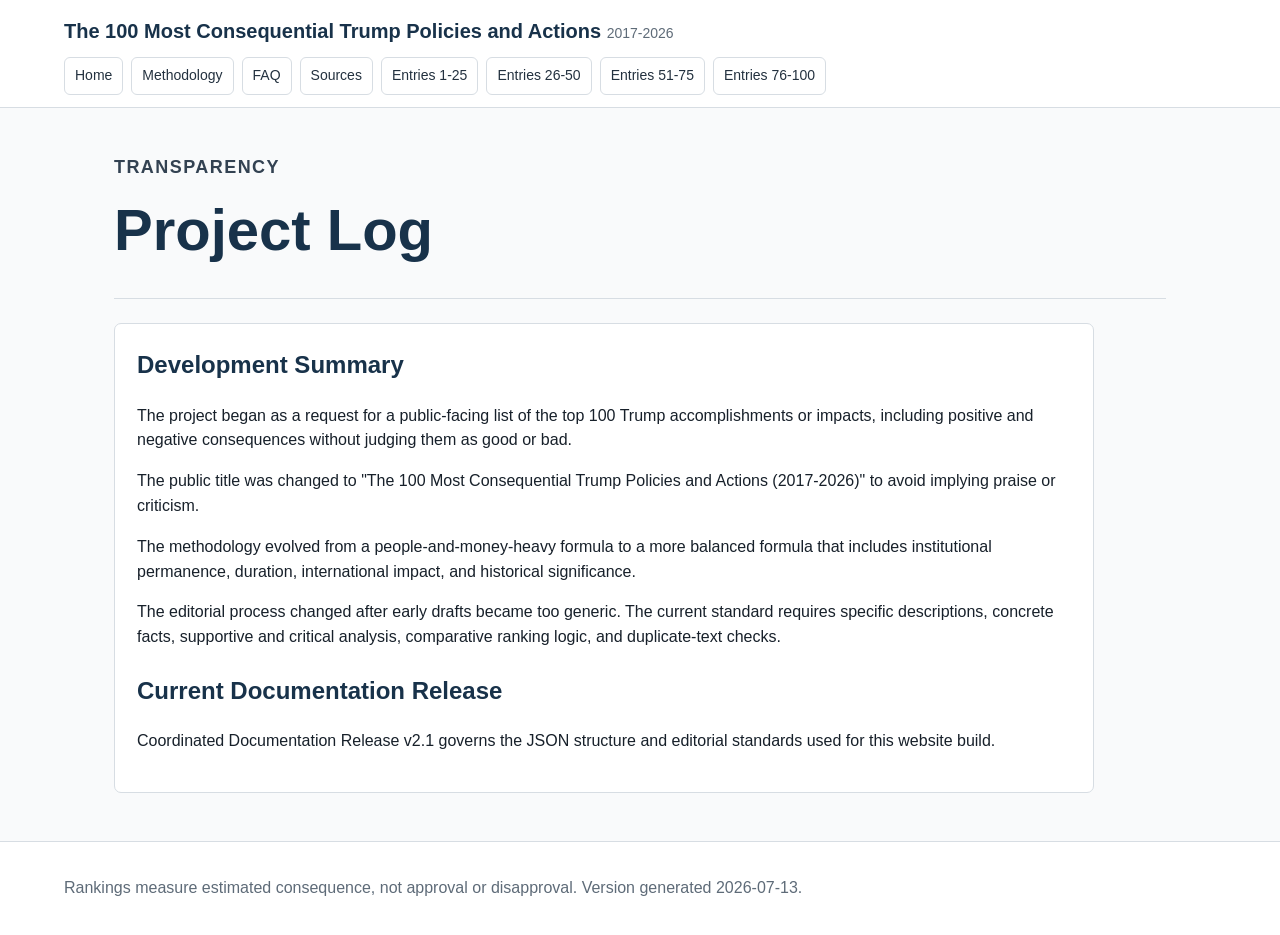
<file: project-log.html>
<!doctype html>
<html lang="en">
<head>
  <!-- Google tag (gtag.js) -->
<script async src="https://www.googletagmanager.com/gtag/js?id=G-BQTNHB9WEV"></script>
<script>
  window.dataLayer = window.dataLayer || [];
  function gtag(){dataLayer.push(arguments);}
  gtag('js', new Date());

  gtag('config', 'G-BQTNHB9WEV');
</script>
  <meta charset="utf-8">
  <meta name="viewport" content="width=device-width, initial-scale=1">
  <title>Project Log | Trump Policies Ranked by Impact</title>
  <meta name="description" content="Transparency log for the creation of the Trump impact ranking project.">
  <link rel="stylesheet" href="assets/styles.css">
  
</head>
<body>
<header class="site-header">
  <a class="brand" href="index.html">The 100 Most Consequential Trump Policies and Actions <span>2017-2026</span></a>
  <nav class="site-nav" aria-label="Site navigation"><a href="index.html">Home</a>
<a href="methodology.html">Methodology</a>
<a href="faq.html">FAQ</a>
<a href="sources.html">Sources</a>
<a href="entries-001-025.html">Entries 1-25</a>
<a href="entries-026-050.html">Entries 26-50</a>
<a href="entries-051-075.html">Entries 51-75</a>
<a href="entries-076-100.html">Entries 76-100</a></nav>
</header>
<main>

<section class="page-title"><p class="eyebrow">Transparency</p><h1>Project Log</h1></section>
<section class="text-page">
  <h2>Development Summary</h2>
  <p>The project began as a request for a public-facing list of the top 100 Trump accomplishments or impacts, including positive and negative consequences without judging them as good or bad.</p>
  <p>The public title was changed to "The 100 Most Consequential Trump Policies and Actions (2017-2026)" to avoid implying praise or criticism.</p>
  <p>The methodology evolved from a people-and-money-heavy formula to a more balanced formula that includes institutional permanence, duration, international impact, and historical significance.</p>
  <p>The editorial process changed after early drafts became too generic. The current standard requires specific descriptions, concrete facts, supportive and critical analysis, comparative ranking logic, and duplicate-text checks.</p>
  <h2>Current Documentation Release</h2>
  <p>Coordinated Documentation Release v2.1 governs the JSON structure and editorial standards used for this website build.</p>
</section>

</main>
<footer class="site-footer">
  <p>Rankings measure estimated consequence, not approval or disapproval. Version generated 2026-07-13.</p>
</footer>
<script src="assets/site.js"></script>
</body>
</html>
</file>
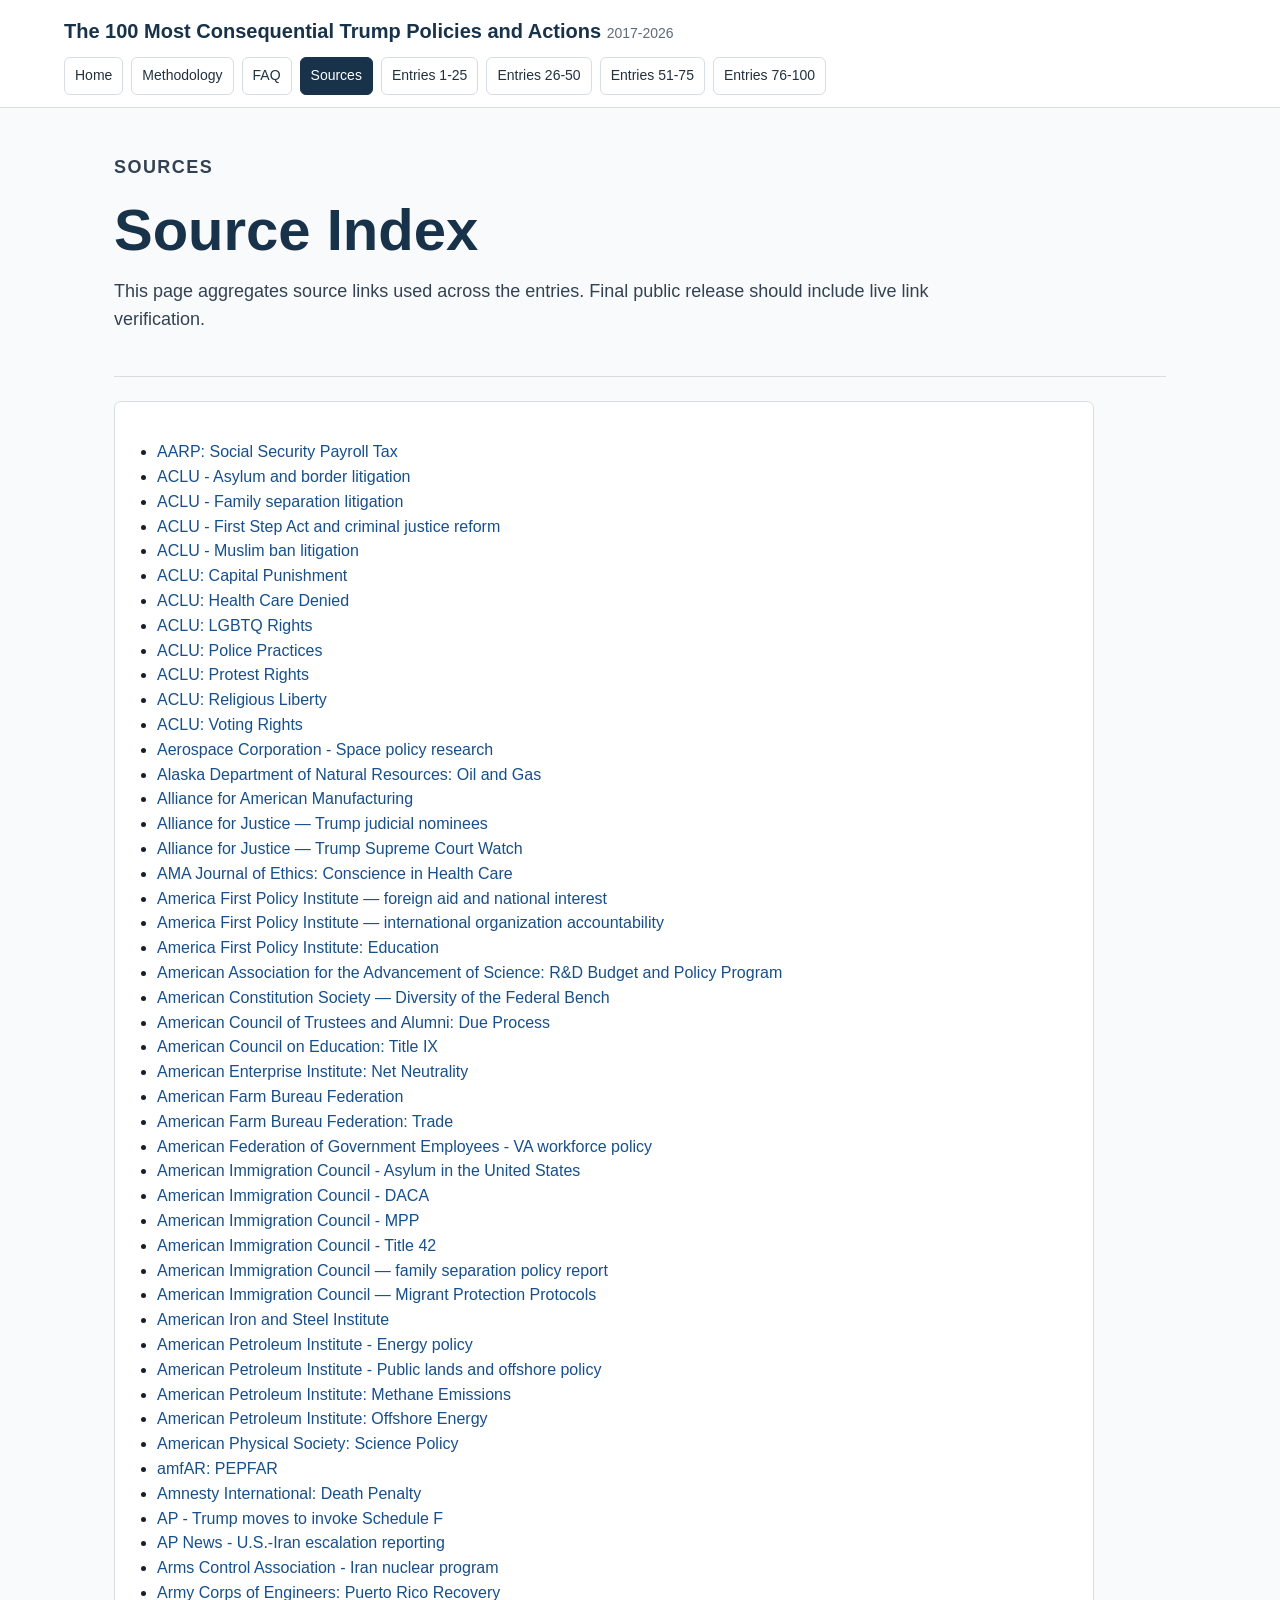
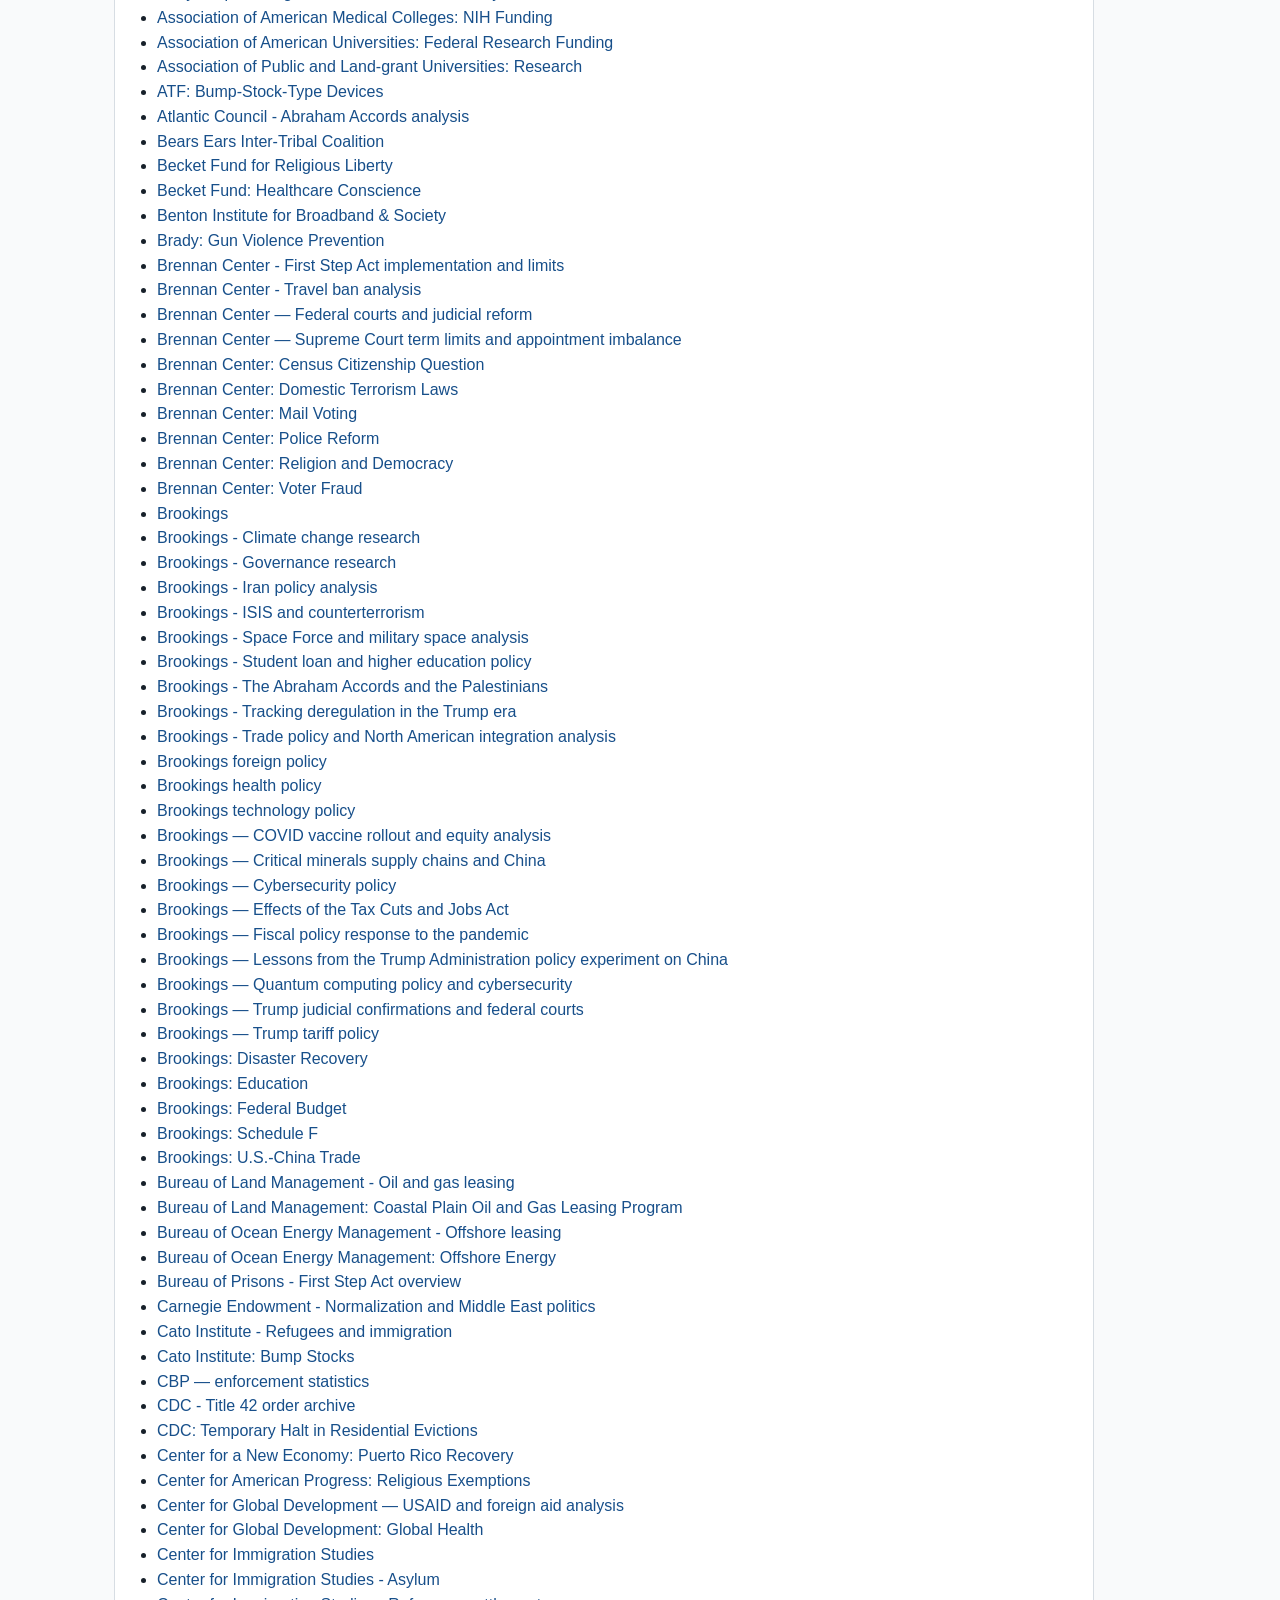
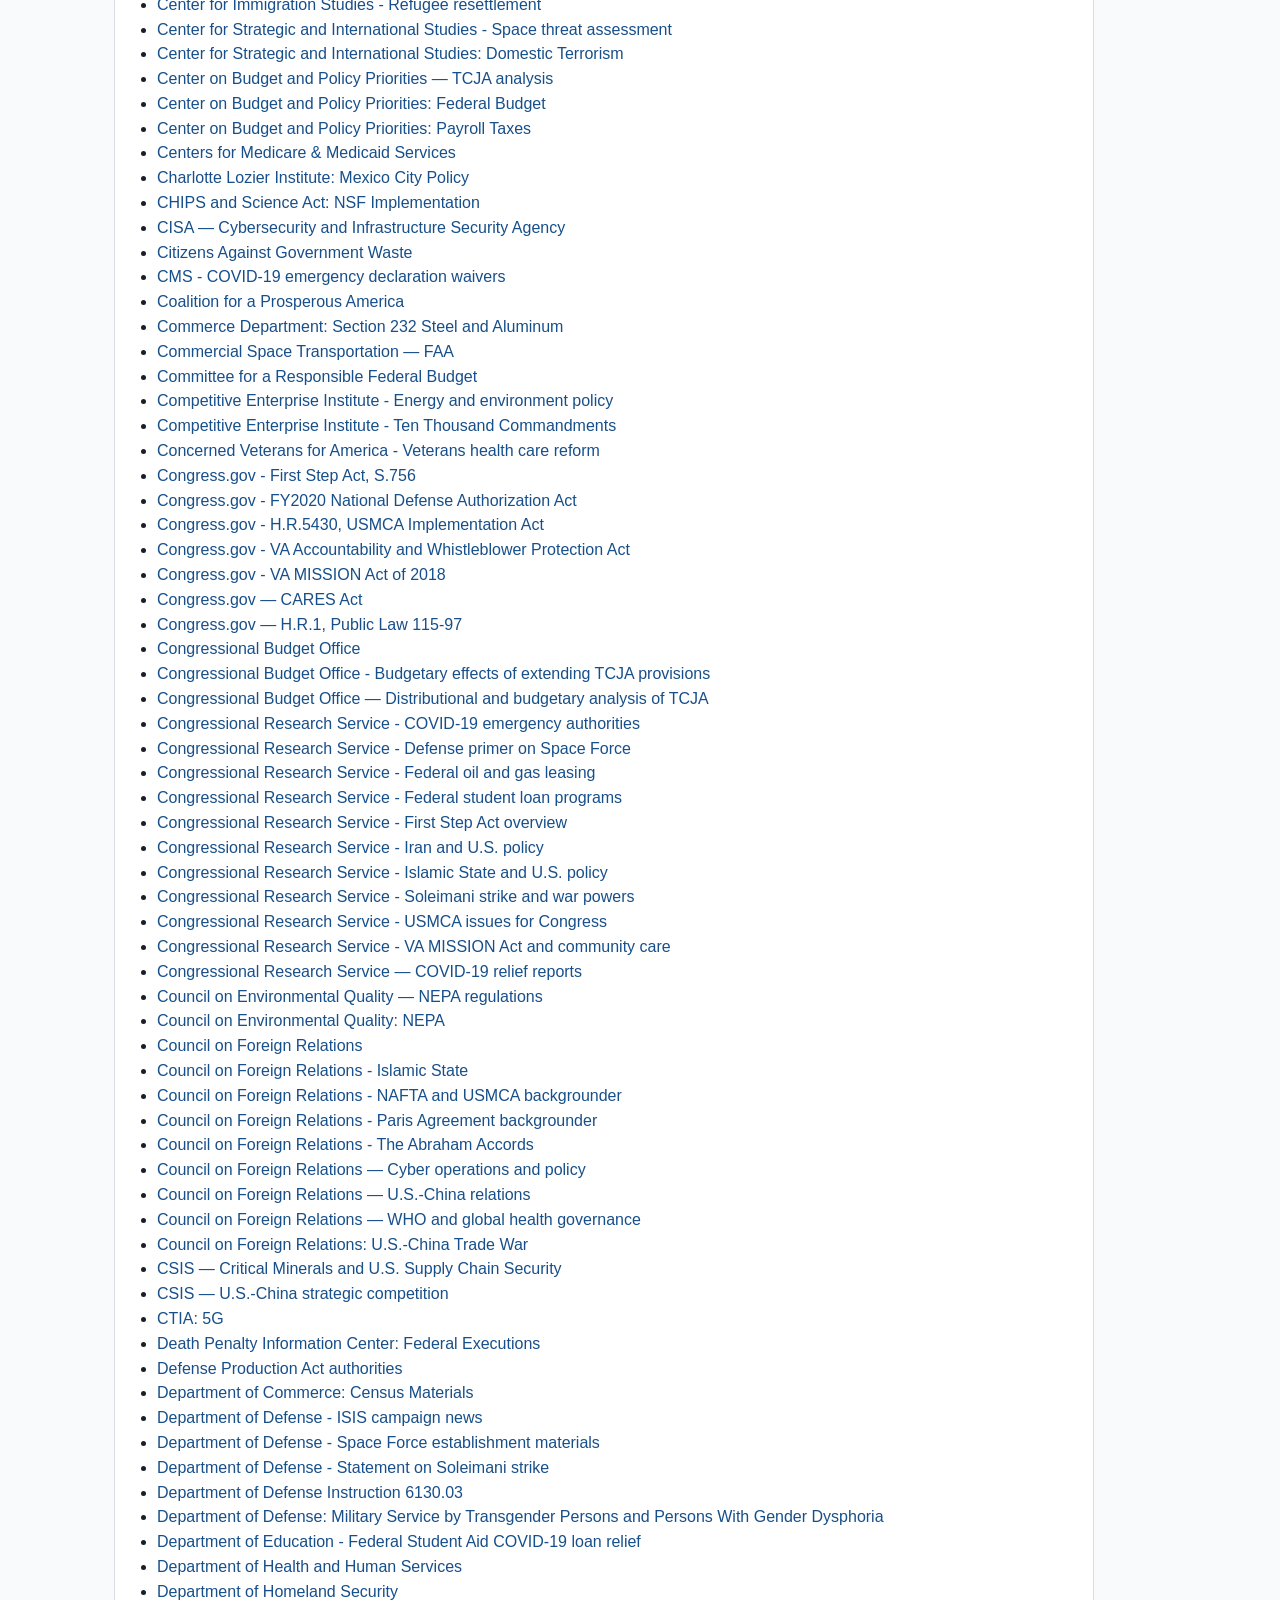
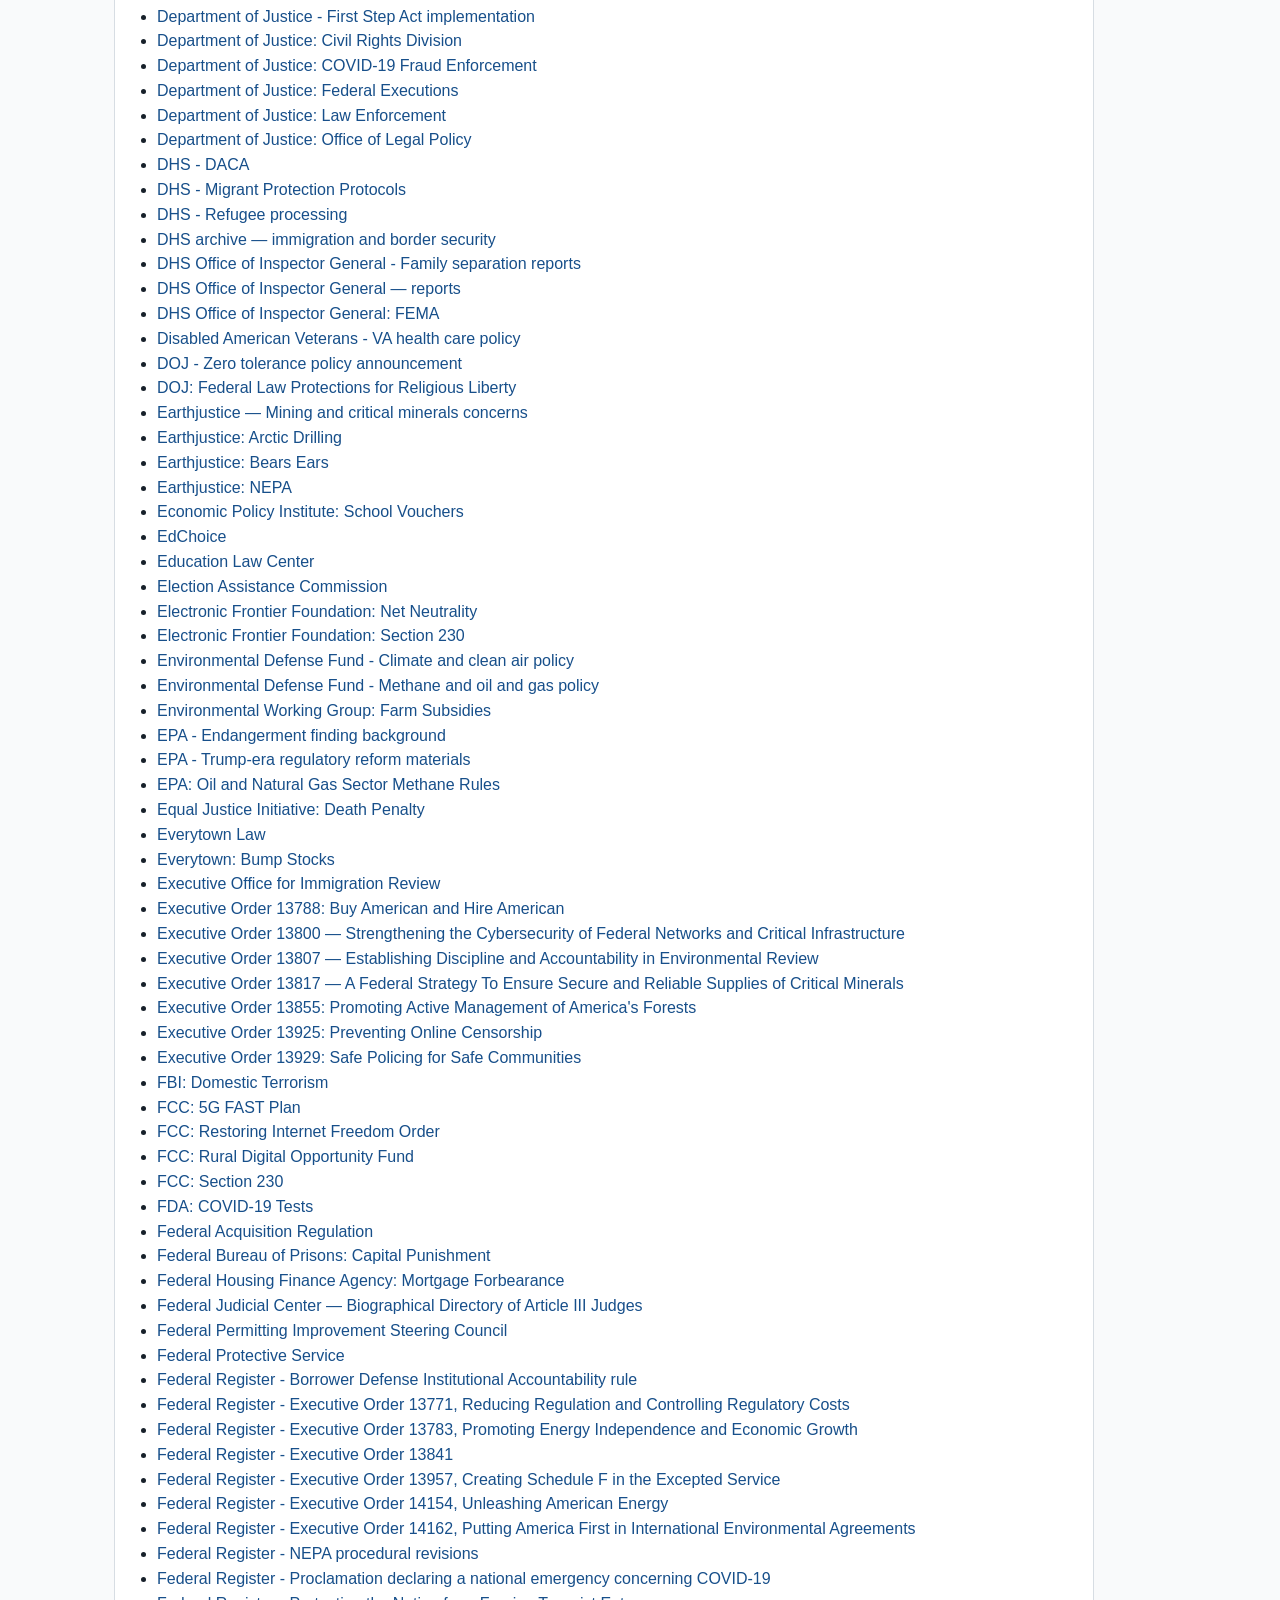
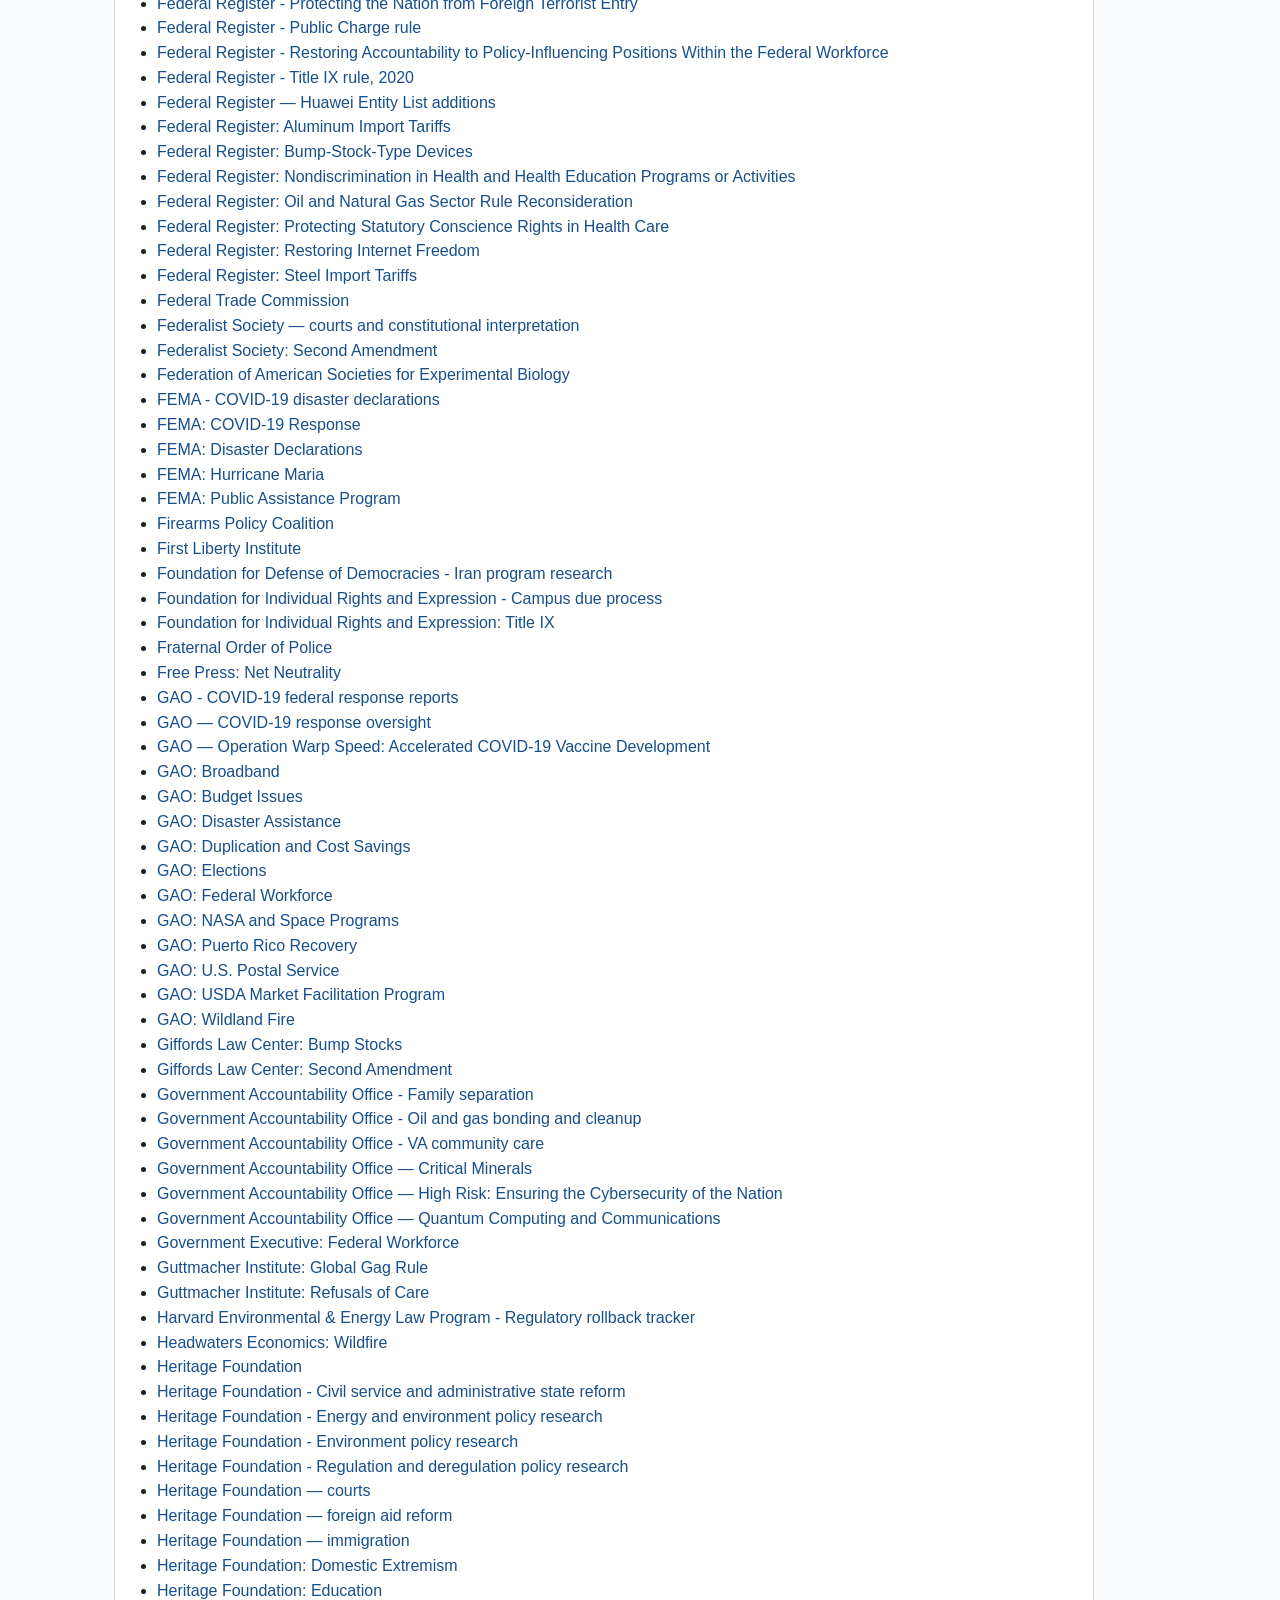
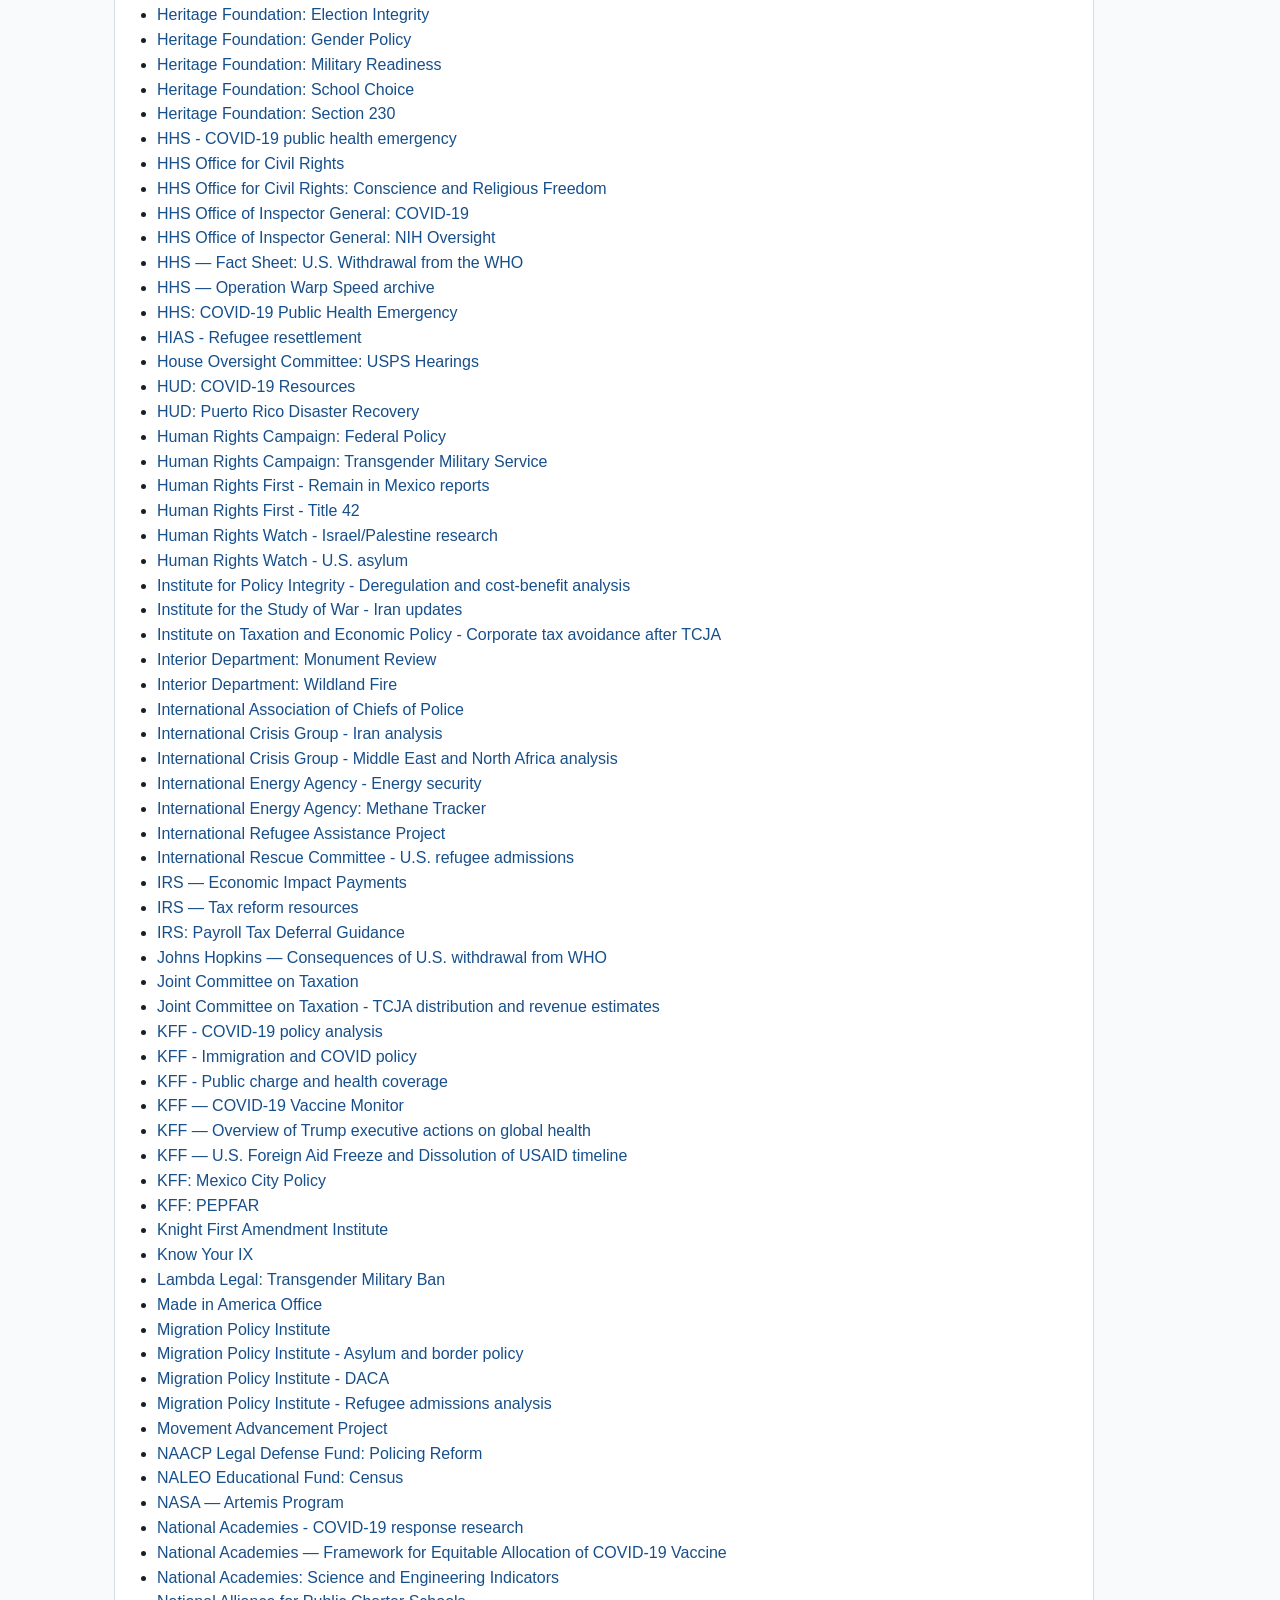
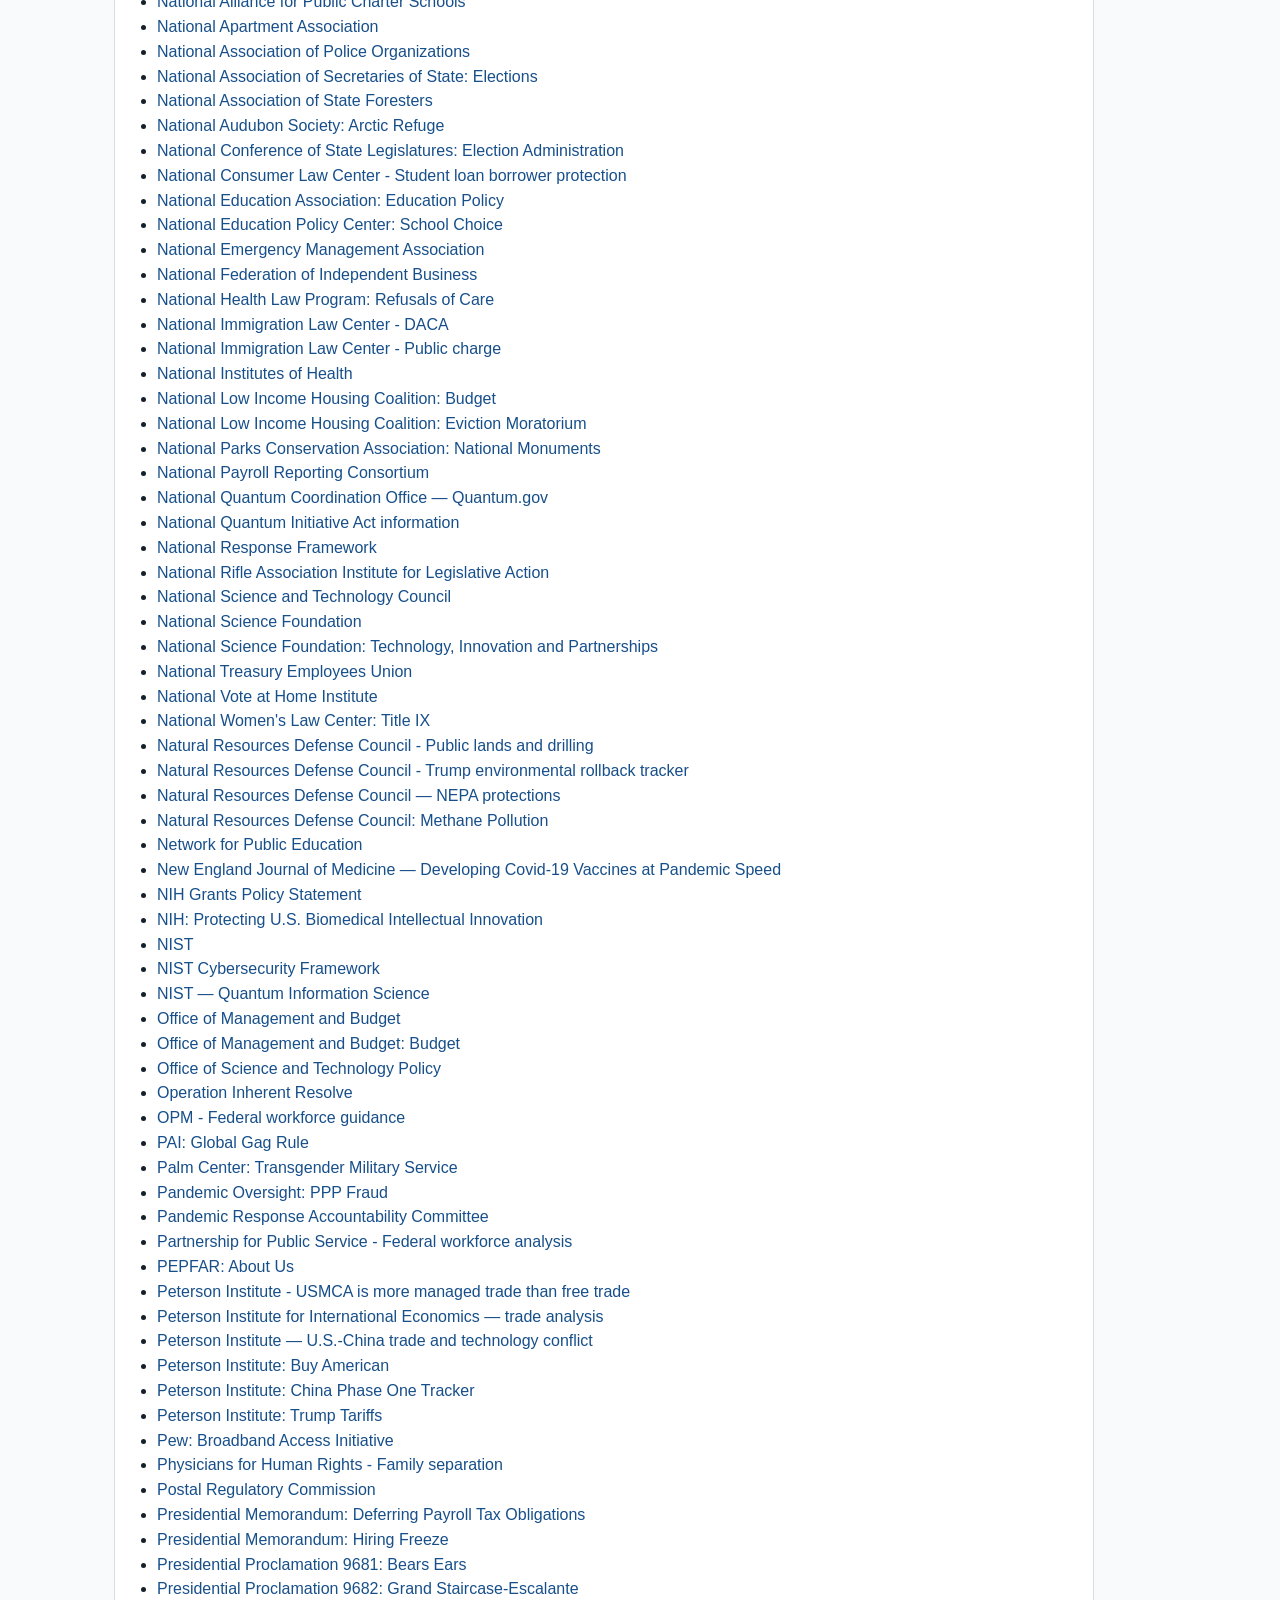
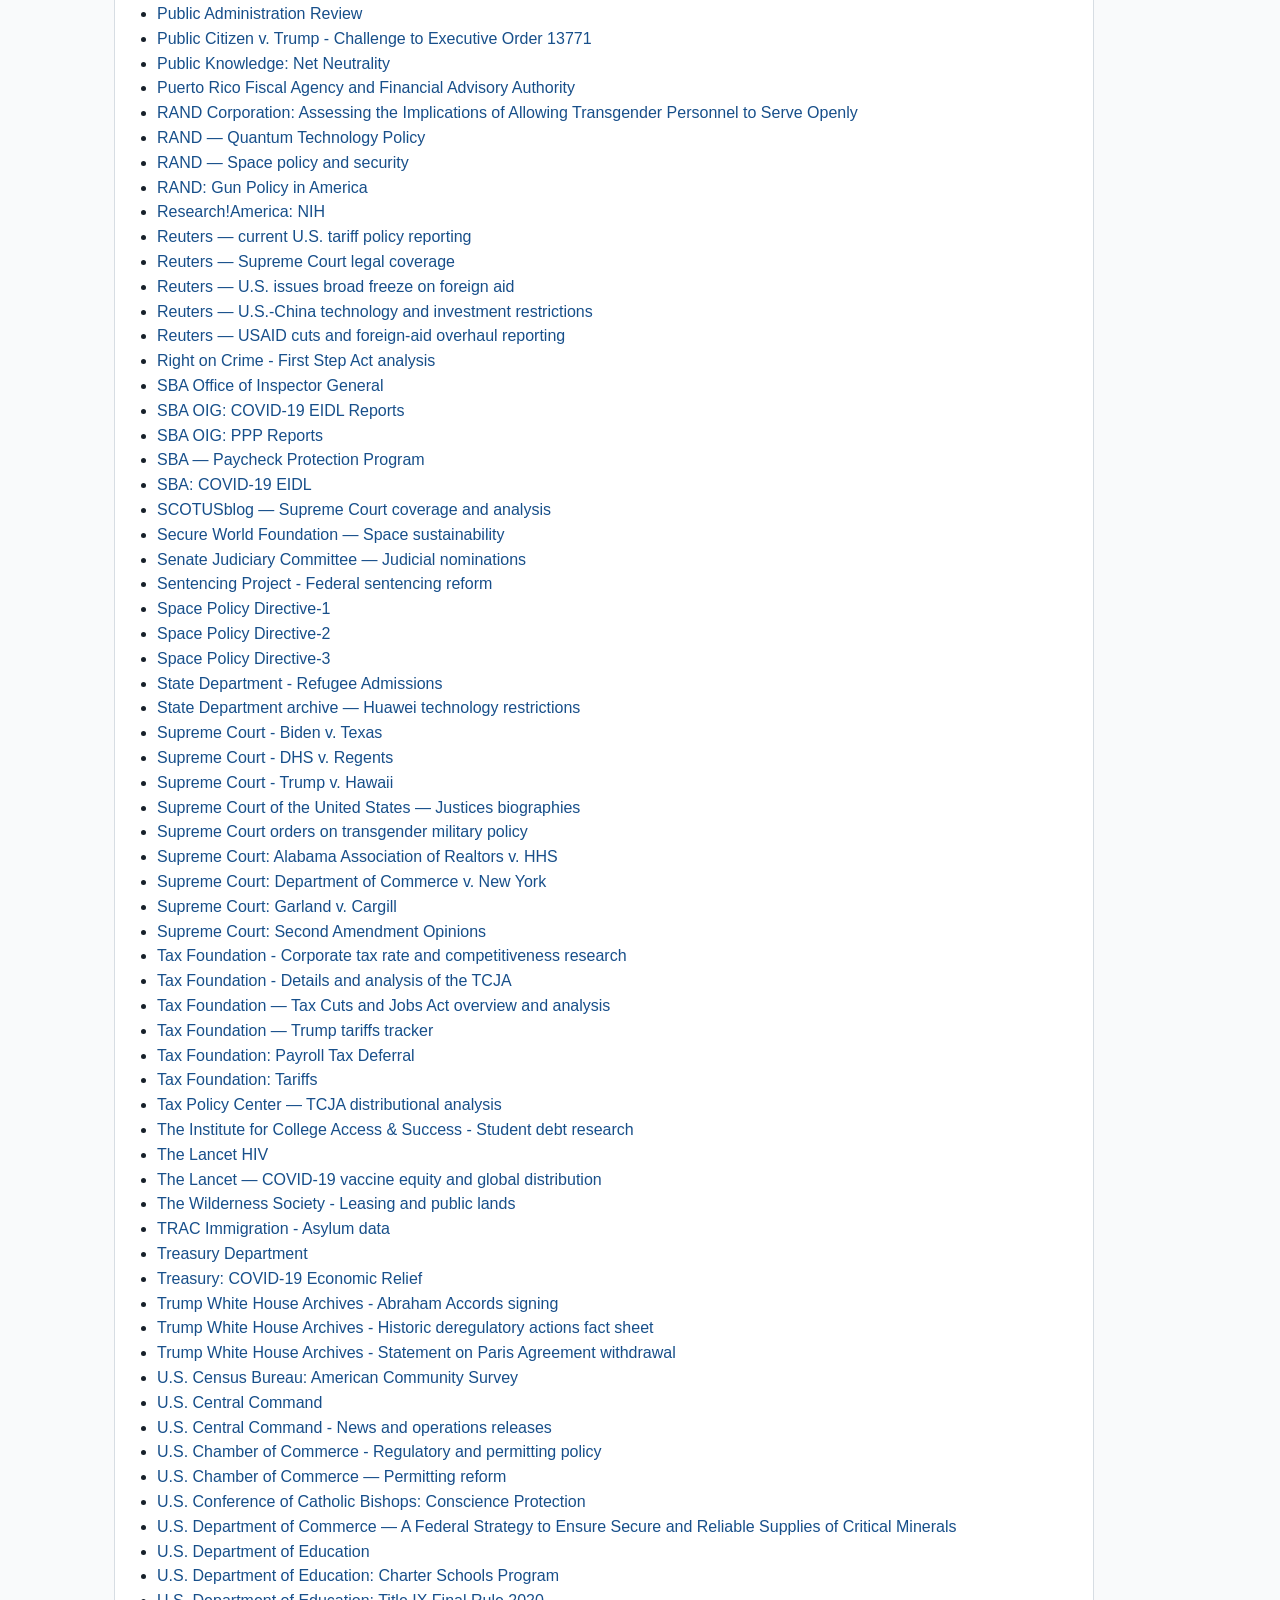
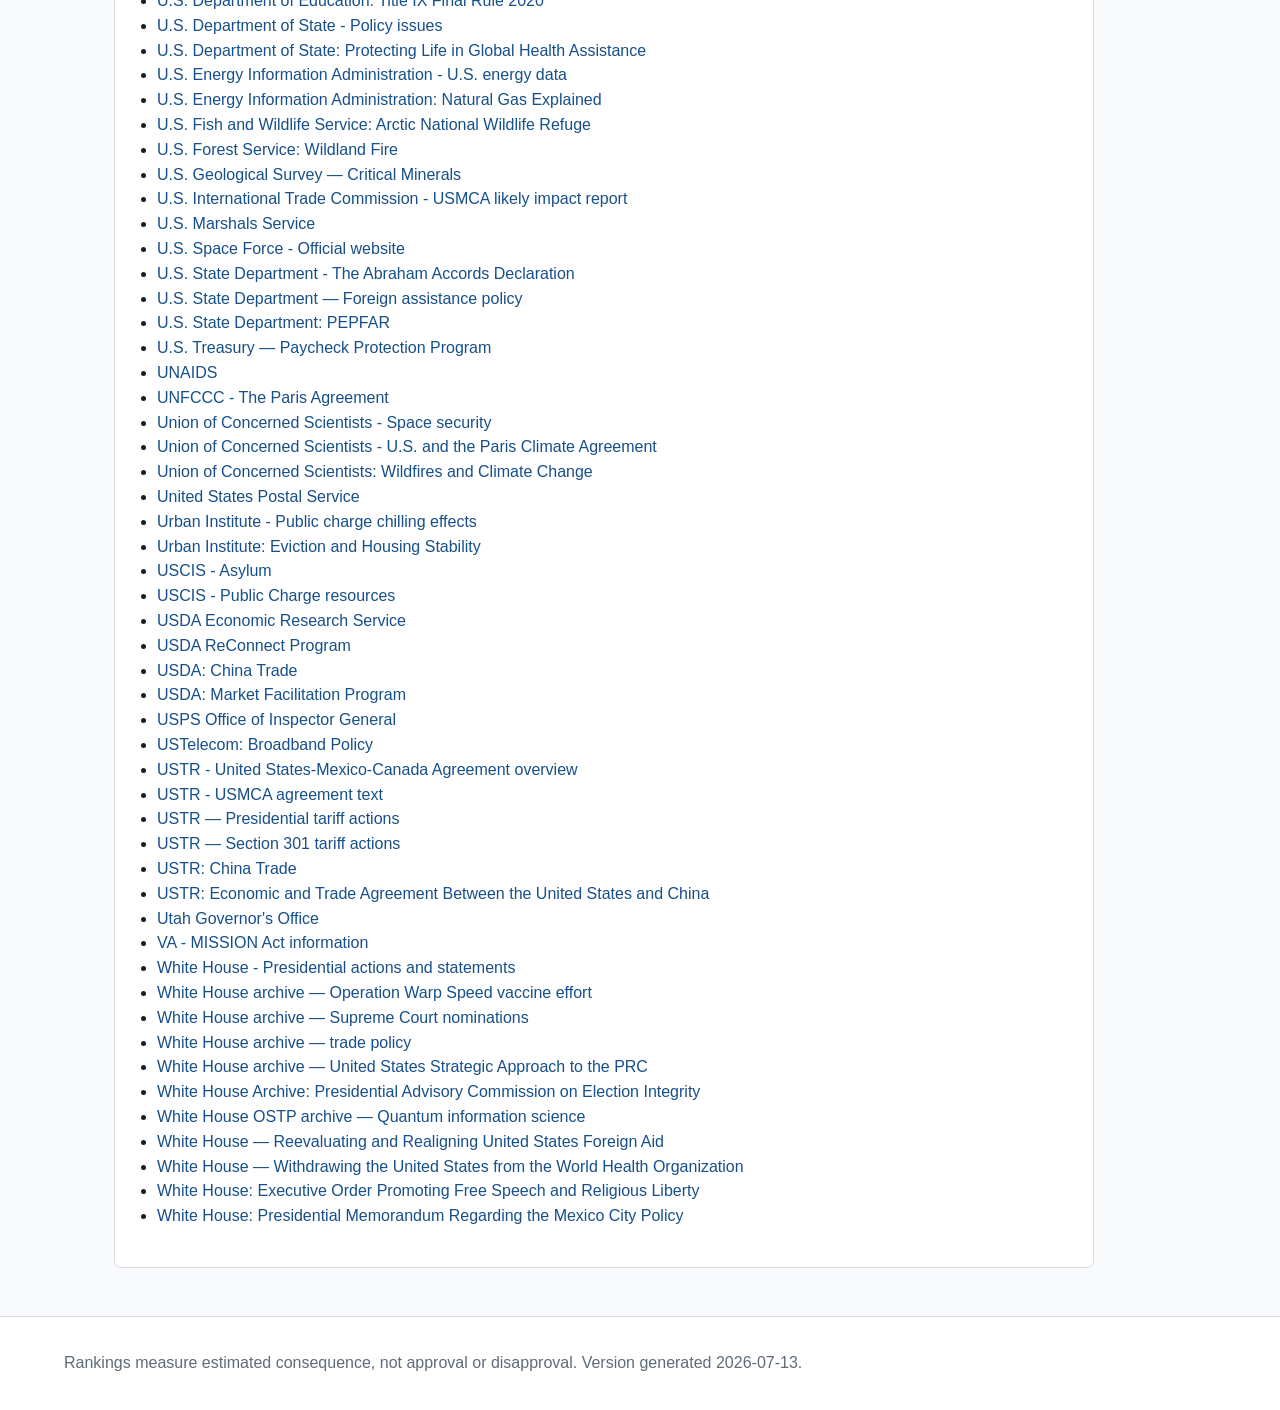
<file: sources.html>
<!doctype html>
<html lang="en">
<head>
  <!-- Google tag (gtag.js) -->
<script async src="https://www.googletagmanager.com/gtag/js?id=G-BQTNHB9WEV"></script>
<script>
  window.dataLayer = window.dataLayer || [];
  function gtag(){dataLayer.push(arguments);}
  gtag('js', new Date());

  gtag('config', 'G-BQTNHB9WEV');
</script>
  <meta charset="utf-8">
  <meta name="viewport" content="width=device-width, initial-scale=1">
  <title>Sources | Trump Policies Ranked by Impact</title>
  <meta name="description" content="Aggregated source index for the Trump impact ranking.">
  <link rel="stylesheet" href="assets/styles.css">
  
</head>
<body>
<header class="site-header">
  <a class="brand" href="index.html">The 100 Most Consequential Trump Policies and Actions <span>2017-2026</span></a>
  <nav class="site-nav" aria-label="Site navigation"><a href="index.html">Home</a>
<a href="methodology.html">Methodology</a>
<a href="faq.html">FAQ</a>
<a class="active" href="sources.html">Sources</a>
<a href="entries-001-025.html">Entries 1-25</a>
<a href="entries-026-050.html">Entries 26-50</a>
<a href="entries-051-075.html">Entries 51-75</a>
<a href="entries-076-100.html">Entries 76-100</a></nav>
</header>
<main>

<section class="page-title"><p class="eyebrow">Sources</p><h1>Source Index</h1><p>This page aggregates source links used across the entries. Final public release should include live link verification.</p></section>
<section class="text-page"><ul class="source-index"><li><a href="https://www.aarp.org/retirement/social-security/" target="_blank" rel="noopener">AARP: Social Security Payroll Tax</a></li>
<li><a href="https://www.aclu.org/issues/immigrants-rights" target="_blank" rel="noopener">ACLU - Asylum and border litigation</a></li>
<li><a href="https://www.aclu.org/issues/immigrants-rights/immigrants-rights-and-detention/family-separation" target="_blank" rel="noopener">ACLU - Family separation litigation</a></li>
<li><a href="https://www.aclu.org/issues/smart-justice" target="_blank" rel="noopener">ACLU - First Step Act and criminal justice reform</a></li>
<li><a href="https://www.aclu.org/issues/immigrants-rights/muslim-ban" target="_blank" rel="noopener">ACLU - Muslim ban litigation</a></li>
<li><a href="https://www.aclu.org/issues/capital-punishment" target="_blank" rel="noopener">ACLU: Capital Punishment</a></li>
<li><a href="https://www.aclu.org/issues/reproductive-freedom/religion-and-reproductive-rights/health-care-denied" target="_blank" rel="noopener">ACLU: Health Care Denied</a></li>
<li><a href="https://www.aclu.org/issues/lgbtq-rights" target="_blank" rel="noopener">ACLU: LGBTQ Rights</a></li>
<li><a href="https://www.aclu.org/issues/criminal-law-reform/reforming-police" target="_blank" rel="noopener">ACLU: Police Practices</a></li>
<li><a href="https://www.aclu.org/issues/free-speech/rights-protesters" target="_blank" rel="noopener">ACLU: Protest Rights</a></li>
<li><a href="https://www.aclu.org/issues/religious-liberty" target="_blank" rel="noopener">ACLU: Religious Liberty</a></li>
<li><a href="https://www.aclu.org/issues/voting-rights" target="_blank" rel="noopener">ACLU: Voting Rights</a></li>
<li><a href="https://aerospace.org/policy" target="_blank" rel="noopener">Aerospace Corporation - Space policy research</a></li>
<li><a href="https://dnr.alaska.gov/commis/pic/permits/oil-gas.htm" target="_blank" rel="noopener">Alaska Department of Natural Resources: Oil and Gas</a></li>
<li><a href="https://www.americanmanufacturing.org/" target="_blank" rel="noopener">Alliance for American Manufacturing</a></li>
<li><a href="https://afj.org/" target="_blank" rel="noopener">Alliance for Justice — Trump judicial nominees</a></li>
<li><a href="https://afj.org/why-courts-matter/trump-scotus-watch/" target="_blank" rel="noopener">Alliance for Justice — Trump Supreme Court Watch</a></li>
<li><a href="https://journalofethics.ama-assn.org/" target="_blank" rel="noopener">AMA Journal of Ethics: Conscience in Health Care</a></li>
<li><a href="https://americafirstpolicy.com/issues/foreign-aid" target="_blank" rel="noopener">America First Policy Institute — foreign aid and national interest</a></li>
<li><a href="https://americafirstpolicy.com/" target="_blank" rel="noopener">America First Policy Institute — international organization accountability</a></li>
<li><a href="https://americafirstpolicy.com/issues/education" target="_blank" rel="noopener">America First Policy Institute: Education</a></li>
<li><a href="https://www.aaas.org/programs/r-d-budget-and-policy" target="_blank" rel="noopener">American Association for the Advancement of Science: R&amp;D Budget and Policy Program</a></li>
<li><a href="https://www.acslaw.org/judicial-nominations/diversity-of-the-federal-bench/" target="_blank" rel="noopener">American Constitution Society — Diversity of the Federal Bench</a></li>
<li><a href="https://www.goacta.org/" target="_blank" rel="noopener">American Council of Trustees and Alumni: Due Process</a></li>
<li><a href="https://www.acenet.edu/Policy-Advocacy/Pages/Title-IX.aspx" target="_blank" rel="noopener">American Council on Education: Title IX</a></li>
<li><a href="https://www.aei.org/technology-and-innovation/" target="_blank" rel="noopener">American Enterprise Institute: Net Neutrality</a></li>
<li><a href="https://www.fb.org/" target="_blank" rel="noopener">American Farm Bureau Federation</a></li>
<li><a href="https://www.fb.org/issue/trade" target="_blank" rel="noopener">American Farm Bureau Federation: Trade</a></li>
<li><a href="https://www.afge.org/VA" target="_blank" rel="noopener">American Federation of Government Employees - VA workforce policy</a></li>
<li><a href="https://www.americanimmigrationcouncil.org/research/asylum-united-states" target="_blank" rel="noopener">American Immigration Council - Asylum in the United States</a></li>
<li><a href="https://www.americanimmigrationcouncil.org/research/dream-act-daca-and-other-policies-designed-protect-dreamers" target="_blank" rel="noopener">American Immigration Council - DACA</a></li>
<li><a href="https://www.americanimmigrationcouncil.org/research/migrant-protection-protocols" target="_blank" rel="noopener">American Immigration Council - MPP</a></li>
<li><a href="https://www.americanimmigrationcouncil.org/" target="_blank" rel="noopener">American Immigration Council - Title 42</a></li>
<li><a href="https://www.americanimmigrationcouncil.org/report/family-separation-policy/" target="_blank" rel="noopener">American Immigration Council — family separation policy report</a></li>
<li><a href="https://www.americanimmigrationcouncil.org/fact-sheet/migrant-protection-protocols/" target="_blank" rel="noopener">American Immigration Council — Migrant Protection Protocols</a></li>
<li><a href="https://www.steel.org/" target="_blank" rel="noopener">American Iron and Steel Institute</a></li>
<li><a href="https://www.api.org/news-policy-and-issues/energy-policy" target="_blank" rel="noopener">American Petroleum Institute - Energy policy</a></li>
<li><a href="https://www.api.org/news-policy-and-issues/exploration-and-production" target="_blank" rel="noopener">American Petroleum Institute - Public lands and offshore policy</a></li>
<li><a href="https://www.api.org/oil-and-natural-gas/environment/clean-air/methane" target="_blank" rel="noopener">American Petroleum Institute: Methane Emissions</a></li>
<li><a href="https://www.api.org/oil-and-natural-gas/energy-primers/offshore" target="_blank" rel="noopener">American Petroleum Institute: Offshore Energy</a></li>
<li><a href="https://www.aps.org/policy" target="_blank" rel="noopener">American Physical Society: Science Policy</a></li>
<li><a href="https://www.amfar.org/pepfar/" target="_blank" rel="noopener">amfAR: PEPFAR</a></li>
<li><a href="https://www.amnesty.org/en/what-we-do/death-penalty/" target="_blank" rel="noopener">Amnesty International: Death Penalty</a></li>
<li><a href="https://apnews.com/" target="_blank" rel="noopener">AP - Trump moves to invoke Schedule F</a></li>
<li><a href="https://apnews.com/hub/iran" target="_blank" rel="noopener">AP News - U.S.-Iran escalation reporting</a></li>
<li><a href="https://www.armscontrol.org/factsheets/iran-nuclear-program" target="_blank" rel="noopener">Arms Control Association - Iran nuclear program</a></li>
<li><a href="https://www.usace.army.mil/" target="_blank" rel="noopener">Army Corps of Engineers: Puerto Rico Recovery</a></li>
<li><a href="https://www.aamc.org/advocacy-policy/nih-funding" target="_blank" rel="noopener">Association of American Medical Colleges: NIH Funding</a></li>
<li><a href="https://www.aau.edu/key-issues/federal-research-funding" target="_blank" rel="noopener">Association of American Universities: Federal Research Funding</a></li>
<li><a href="https://www.aplu.org/our-work/innovation-and-economic-prosperity/research-science-and-technology/" target="_blank" rel="noopener">Association of Public and Land-grant Universities: Research</a></li>
<li><a href="https://www.atf.gov/rules-and-regulations/bump-stocks" target="_blank" rel="noopener">ATF: Bump-Stock-Type Devices</a></li>
<li><a href="https://www.atlanticcouncil.org/programs/rafik-hariri-center-for-the-middle-east/abraham-accords/" target="_blank" rel="noopener">Atlantic Council - Abraham Accords analysis</a></li>
<li><a href="https://bearsearscoalition.org/" target="_blank" rel="noopener">Bears Ears Inter-Tribal Coalition</a></li>
<li><a href="https://becketnewsite.squarespace.com/" target="_blank" rel="noopener">Becket Fund for Religious Liberty</a></li>
<li><a href="https://www.becketlaw.org/" target="_blank" rel="noopener">Becket Fund: Healthcare Conscience</a></li>
<li><a href="https://www.benton.org/" target="_blank" rel="noopener">Benton Institute for Broadband &amp; Society</a></li>
<li><a href="https://www.bradyunited.org/" target="_blank" rel="noopener">Brady: Gun Violence Prevention</a></li>
<li><a href="https://www.brennancenter.org/our-work/research-reports/first-step-act-explained" target="_blank" rel="noopener">Brennan Center - First Step Act implementation and limits</a></li>
<li><a href="https://www.brennancenter.org/" target="_blank" rel="noopener">Brennan Center - Travel ban analysis</a></li>
<li><a href="https://www.brennancenter.org/issues/strengthen-our-courts" target="_blank" rel="noopener">Brennan Center — Federal courts and judicial reform</a></li>
<li><a href="https://www.brennancenter.org/our-work/policy-solutions/supreme-court-term-limits" target="_blank" rel="noopener">Brennan Center — Supreme Court term limits and appointment imbalance</a></li>
<li><a href="https://www.brennancenter.org/our-work/research-reports/census-citizenship-question" target="_blank" rel="noopener">Brennan Center: Census Citizenship Question</a></li>
<li><a href="https://www.brennancenter.org/issues/protect-liberty-security/domestic-terrorism" target="_blank" rel="noopener">Brennan Center: Domestic Terrorism Laws</a></li>
<li><a href="https://www.brennancenter.org/issues/ensure-every-american-can-vote/vote-mail" target="_blank" rel="noopener">Brennan Center: Mail Voting</a></li>
<li><a href="https://www.brennancenter.org/issues/ensure-every-american-can-vote/reform-policing" target="_blank" rel="noopener">Brennan Center: Police Reform</a></li>
<li><a href="https://www.brennancenter.org/issues/protect-liberty-security/religion-and-democracy" target="_blank" rel="noopener">Brennan Center: Religion and Democracy</a></li>
<li><a href="https://www.brennancenter.org/issues/ensure-every-american-can-vote/vote-suppression/myth-voter-fraud" target="_blank" rel="noopener">Brennan Center: Voter Fraud</a></li>
<li><a href="https://www.brookings.edu/" target="_blank" rel="noopener">Brookings</a></li>
<li><a href="https://www.brookings.edu/topic/climate-change/" target="_blank" rel="noopener">Brookings - Climate change research</a></li>
<li><a href="https://www.brookings.edu/topic/governance/" target="_blank" rel="noopener">Brookings - Governance research</a></li>
<li><a href="https://www.brookings.edu/topic/iran/" target="_blank" rel="noopener">Brookings - Iran policy analysis</a></li>
<li><a href="https://www.brookings.edu/topic/terrorism/" target="_blank" rel="noopener">Brookings - ISIS and counterterrorism</a></li>
<li><a href="https://www.brookings.edu/topic/space/" target="_blank" rel="noopener">Brookings - Space Force and military space analysis</a></li>
<li><a href="https://www.brookings.edu/topic/higher-education/" target="_blank" rel="noopener">Brookings - Student loan and higher education policy</a></li>
<li><a href="https://www.brookings.edu/articles/the-abraham-accords-and-the-palestinians/" target="_blank" rel="noopener">Brookings - The Abraham Accords and the Palestinians</a></li>
<li><a href="https://www.brookings.edu/articles/tracking-deregulation-in-the-trump-era/" target="_blank" rel="noopener">Brookings - Tracking deregulation in the Trump era</a></li>
<li><a href="https://www.brookings.edu/topic/trade/" target="_blank" rel="noopener">Brookings - Trade policy and North American integration analysis</a></li>
<li><a href="https://www.brookings.edu/topic/international-affairs/" target="_blank" rel="noopener">Brookings foreign policy</a></li>
<li><a href="https://www.brookings.edu/topic/health-care/" target="_blank" rel="noopener">Brookings health policy</a></li>
<li><a href="https://www.brookings.edu/topic/technology-innovation/" target="_blank" rel="noopener">Brookings technology policy</a></li>
<li><a href="https://www.brookings.edu/articles/the-covid-19-vaccine-rollout-and-equity/" target="_blank" rel="noopener">Brookings — COVID vaccine rollout and equity analysis</a></li>
<li><a href="https://www.brookings.edu/articles/securing-critical-minerals-supply-chains/" target="_blank" rel="noopener">Brookings — Critical minerals supply chains and China</a></li>
<li><a href="https://www.brookings.edu/topic/cybersecurity/" target="_blank" rel="noopener">Brookings — Cybersecurity policy</a></li>
<li><a href="https://www.brookings.edu/articles/effects-of-the-tax-cuts-and-jobs-act-a-preliminary-analysis/" target="_blank" rel="noopener">Brookings — Effects of the Tax Cuts and Jobs Act</a></li>
<li><a href="https://www.brookings.edu/articles/the-fiscal-policy-response-to-the-pandemic/" target="_blank" rel="noopener">Brookings — Fiscal policy response to the pandemic</a></li>
<li><a href="https://www.brookings.edu/wp-content/uploads/2020/09/Ryan-Hass_Lessons-from-the-Trump-Administrations-Policy-Experiment-on-China_Final.pdf" target="_blank" rel="noopener">Brookings — Lessons from the Trump Administration policy experiment on China</a></li>
<li><a href="https://www.brookings.edu/articles/what-will-quantum-computing-mean-for-cybersecurity/" target="_blank" rel="noopener">Brookings — Quantum computing policy and cybersecurity</a></li>
<li><a href="https://www.brookings.edu/articles/paucity-of-vacancies-slows-trumps-effort-to-reshape-courts/" target="_blank" rel="noopener">Brookings — Trump judicial confirmations and federal courts</a></li>
<li><a href="https://www.brookings.edu/articles/from-rules-to-discretion-how-trump-reconfigured-us-tariff-policy/" target="_blank" rel="noopener">Brookings — Trump tariff policy</a></li>
<li><a href="https://www.brookings.edu/topic/cities-regions/" target="_blank" rel="noopener">Brookings: Disaster Recovery</a></li>
<li><a href="https://www.brookings.edu/topic/education/" target="_blank" rel="noopener">Brookings: Education</a></li>
<li><a href="https://www.brookings.edu/topic/federal-fiscal-policy/" target="_blank" rel="noopener">Brookings: Federal Budget</a></li>
<li><a href="https://www.brookings.edu/articles/the-risks-of-schedule-f-for-administrative-capacity-and-government-accountability/" target="_blank" rel="noopener">Brookings: Schedule F</a></li>
<li><a href="https://www.brookings.edu/topic/china/" target="_blank" rel="noopener">Brookings: U.S.-China Trade</a></li>
<li><a href="https://www.blm.gov/programs/energy-and-minerals/oil-and-gas/leasing" target="_blank" rel="noopener">Bureau of Land Management - Oil and gas leasing</a></li>
<li><a href="https://www.blm.gov/programs/energy-and-minerals/oil-and-gas/about/alaska/coastal-plain-eis" target="_blank" rel="noopener">Bureau of Land Management: Coastal Plain Oil and Gas Leasing Program</a></li>
<li><a href="https://www.boem.gov/oil-gas-energy/leasing" target="_blank" rel="noopener">Bureau of Ocean Energy Management - Offshore leasing</a></li>
<li><a href="https://www.boem.gov/oil-gas-energy" target="_blank" rel="noopener">Bureau of Ocean Energy Management: Offshore Energy</a></li>
<li><a href="https://www.bop.gov/inmates/fsa/" target="_blank" rel="noopener">Bureau of Prisons - First Step Act overview</a></li>
<li><a href="https://carnegieendowment.org/research/2020/09/the-abraham-accords-palestinians-and-the-future-of-arab-israeli-normalization" target="_blank" rel="noopener">Carnegie Endowment - Normalization and Middle East politics</a></li>
<li><a href="https://www.cato.org/research/immigration" target="_blank" rel="noopener">Cato Institute - Refugees and immigration</a></li>
<li><a href="https://www.cato.org/" target="_blank" rel="noopener">Cato Institute: Bump Stocks</a></li>
<li><a href="https://www.cbp.gov/newsroom/stats" target="_blank" rel="noopener">CBP — enforcement statistics</a></li>
<li><a href="https://www.cdc.gov/" target="_blank" rel="noopener">CDC - Title 42 order archive</a></li>
<li><a href="https://www.federalregister.gov/documents/2020/09/04/2020-19654/temporary-halt-in-residential-evictions-to-prevent-the-further-spread-of-covid-19" target="_blank" rel="noopener">CDC: Temporary Halt in Residential Evictions</a></li>
<li><a href="https://grupocne.org/" target="_blank" rel="noopener">Center for a New Economy: Puerto Rico Recovery</a></li>
<li><a href="https://www.americanprogress.org/" target="_blank" rel="noopener">Center for American Progress: Religious Exemptions</a></li>
<li><a href="https://www.cgdev.org/topics/us-foreign-assistance" target="_blank" rel="noopener">Center for Global Development — USAID and foreign aid analysis</a></li>
<li><a href="https://www.cgdev.org/topics/global-health" target="_blank" rel="noopener">Center for Global Development: Global Health</a></li>
<li><a href="https://cis.org/" target="_blank" rel="noopener">Center for Immigration Studies</a></li>
<li><a href="https://cis.org/Asylum" target="_blank" rel="noopener">Center for Immigration Studies - Asylum</a></li>
<li><a href="https://cis.org/Refugees" target="_blank" rel="noopener">Center for Immigration Studies - Refugee resettlement</a></li>
<li><a href="https://www.csis.org/programs/aerospace-security-project" target="_blank" rel="noopener">Center for Strategic and International Studies - Space threat assessment</a></li>
<li><a href="https://www.csis.org/programs/international-security-program/transnational-threats-project" target="_blank" rel="noopener">Center for Strategic and International Studies: Domestic Terrorism</a></li>
<li><a href="https://www.cbpp.org/research/federal-tax/the-2017-trump-tax-law-was-skewed-to-the-rich-expensive-and-failed-to-deliver" target="_blank" rel="noopener">Center on Budget and Policy Priorities — TCJA analysis</a></li>
<li><a href="https://www.cbpp.org/research/federal-budget" target="_blank" rel="noopener">Center on Budget and Policy Priorities: Federal Budget</a></li>
<li><a href="https://www.cbpp.org/" target="_blank" rel="noopener">Center on Budget and Policy Priorities: Payroll Taxes</a></li>
<li><a href="https://www.cms.gov/" target="_blank" rel="noopener">Centers for Medicare &amp; Medicaid Services</a></li>
<li><a href="https://lozierinstitute.org/" target="_blank" rel="noopener">Charlotte Lozier Institute: Mexico City Policy</a></li>
<li><a href="https://new.nsf.gov/chips" target="_blank" rel="noopener">CHIPS and Science Act: NSF Implementation</a></li>
<li><a href="https://www.cisa.gov/" target="_blank" rel="noopener">CISA — Cybersecurity and Infrastructure Security Agency</a></li>
<li><a href="https://www.cagw.org/" target="_blank" rel="noopener">Citizens Against Government Waste</a></li>
<li><a href="https://www.cms.gov/medicare/covid-19/coronavirus-waivers" target="_blank" rel="noopener">CMS - COVID-19 emergency declaration waivers</a></li>
<li><a href="https://prosperousamerica.org/" target="_blank" rel="noopener">Coalition for a Prosperous America</a></li>
<li><a href="https://www.commerce.gov/issues/trade-enforcement/section-232-steel" target="_blank" rel="noopener">Commerce Department: Section 232 Steel and Aluminum</a></li>
<li><a href="https://www.faa.gov/space" target="_blank" rel="noopener">Commercial Space Transportation — FAA</a></li>
<li><a href="https://www.crfb.org/" target="_blank" rel="noopener">Committee for a Responsible Federal Budget</a></li>
<li><a href="https://cei.org/issues/energy-and-environment/" target="_blank" rel="noopener">Competitive Enterprise Institute - Energy and environment policy</a></li>
<li><a href="https://cei.org/studies/ten-thousand-commandments-2020/" target="_blank" rel="noopener">Competitive Enterprise Institute - Ten Thousand Commandments</a></li>
<li><a href="https://cv4a.org/" target="_blank" rel="noopener">Concerned Veterans for America - Veterans health care reform</a></li>
<li><a href="https://www.congress.gov/bill/115th-congress/senate-bill/756" target="_blank" rel="noopener">Congress.gov - First Step Act, S.756</a></li>
<li><a href="https://www.congress.gov/bill/116th-congress/senate-bill/1790" target="_blank" rel="noopener">Congress.gov - FY2020 National Defense Authorization Act</a></li>
<li><a href="https://www.congress.gov/bill/116th-congress/house-bill/5430" target="_blank" rel="noopener">Congress.gov - H.R.5430, USMCA Implementation Act</a></li>
<li><a href="https://www.congress.gov/bill/115th-congress/senate-bill/1094" target="_blank" rel="noopener">Congress.gov - VA Accountability and Whistleblower Protection Act</a></li>
<li><a href="https://www.congress.gov/bill/115th-congress/senate-bill/2372" target="_blank" rel="noopener">Congress.gov - VA MISSION Act of 2018</a></li>
<li><a href="https://www.congress.gov/bill/116th-congress/house-bill/748" target="_blank" rel="noopener">Congress.gov — CARES Act</a></li>
<li><a href="https://www.congress.gov/bill/115th-congress/house-bill/1" target="_blank" rel="noopener">Congress.gov — H.R.1, Public Law 115-97</a></li>
<li><a href="https://www.cbo.gov/" target="_blank" rel="noopener">Congressional Budget Office</a></li>
<li><a href="https://www.cbo.gov/publication/60114" target="_blank" rel="noopener">Congressional Budget Office - Budgetary effects of extending TCJA provisions</a></li>
<li><a href="https://www.cbo.gov/publication/53415" target="_blank" rel="noopener">Congressional Budget Office — Distributional and budgetary analysis of TCJA</a></li>
<li><a href="https://crsreports.congress.gov/search/#/?termsToSearch=COVID-19%20emergency%20authorities&amp;orderBy=Relevance" target="_blank" rel="noopener">Congressional Research Service - COVID-19 emergency authorities</a></li>
<li><a href="https://crsreports.congress.gov/product/pdf/IF/IF11495" target="_blank" rel="noopener">Congressional Research Service - Defense primer on Space Force</a></li>
<li><a href="https://crsreports.congress.gov/search/#/?termsToSearch=federal%20oil%20and%20gas%20leasing&amp;orderBy=Relevance" target="_blank" rel="noopener">Congressional Research Service - Federal oil and gas leasing</a></li>
<li><a href="https://crsreports.congress.gov/search/#/?termsToSearch=federal%20student%20loans&amp;orderBy=Relevance" target="_blank" rel="noopener">Congressional Research Service - Federal student loan programs</a></li>
<li><a href="https://crsreports.congress.gov/product/pdf/R/R45558" target="_blank" rel="noopener">Congressional Research Service - First Step Act overview</a></li>
<li><a href="https://crsreports.congress.gov/search/#/?termsToSearch=Iran%20U.S.%20policy&amp;orderBy=Relevance" target="_blank" rel="noopener">Congressional Research Service - Iran and U.S. policy</a></li>
<li><a href="https://crsreports.congress.gov/search/#/?termsToSearch=Islamic%20State&amp;orderBy=Relevance" target="_blank" rel="noopener">Congressional Research Service - Islamic State and U.S. policy</a></li>
<li><a href="https://crsreports.congress.gov/search/#/?termsToSearch=Soleimani&amp;orderBy=Relevance" target="_blank" rel="noopener">Congressional Research Service - Soleimani strike and war powers</a></li>
<li><a href="https://crsreports.congress.gov/product/pdf/R/R44981" target="_blank" rel="noopener">Congressional Research Service - USMCA issues for Congress</a></li>
<li><a href="https://crsreports.congress.gov/product/pdf/R/R45390" target="_blank" rel="noopener">Congressional Research Service - VA MISSION Act and community care</a></li>
<li><a href="https://crsreports.congress.gov/" target="_blank" rel="noopener">Congressional Research Service — COVID-19 relief reports</a></li>
<li><a href="https://ceq.doe.gov/laws-regulations/regulations.html" target="_blank" rel="noopener">Council on Environmental Quality — NEPA regulations</a></li>
<li><a href="https://ceq.doe.gov/" target="_blank" rel="noopener">Council on Environmental Quality: NEPA</a></li>
<li><a href="https://www.cfr.org/" target="_blank" rel="noopener">Council on Foreign Relations</a></li>
<li><a href="https://www.cfr.org/backgrounder/islamic-state" target="_blank" rel="noopener">Council on Foreign Relations - Islamic State</a></li>
<li><a href="https://www.cfr.org/backgrounder/naftas-economic-impact" target="_blank" rel="noopener">Council on Foreign Relations - NAFTA and USMCA backgrounder</a></li>
<li><a href="https://www.cfr.org/backgrounder/paris-global-climate-change-agreements" target="_blank" rel="noopener">Council on Foreign Relations - Paris Agreement backgrounder</a></li>
<li><a href="https://www.cfr.org/backgrounder/what-are-abraham-accords" target="_blank" rel="noopener">Council on Foreign Relations - The Abraham Accords</a></li>
<li><a href="https://www.cfr.org/cyber-operations/" target="_blank" rel="noopener">Council on Foreign Relations — Cyber operations and policy</a></li>
<li><a href="https://www.cfr.org/china" target="_blank" rel="noopener">Council on Foreign Relations — U.S.-China relations</a></li>
<li><a href="https://www.cfr.org/backgrounder/what-world-health-organization" target="_blank" rel="noopener">Council on Foreign Relations — WHO and global health governance</a></li>
<li><a href="https://www.cfr.org/timeline/us-china-trade-war" target="_blank" rel="noopener">Council on Foreign Relations: U.S.-China Trade War</a></li>
<li><a href="https://www.csis.org/topics/energy-and-sustainability/critical-minerals" target="_blank" rel="noopener">CSIS — Critical Minerals and U.S. Supply Chain Security</a></li>
<li><a href="https://www.csis.org/topics/china" target="_blank" rel="noopener">CSIS — U.S.-China strategic competition</a></li>
<li><a href="https://www.ctia.org/5g" target="_blank" rel="noopener">CTIA: 5G</a></li>
<li><a href="https://deathpenaltyinfo.org/state-and-federal-info/federal-death-penalty" target="_blank" rel="noopener">Death Penalty Information Center: Federal Executions</a></li>
<li><a href="https://www.fema.gov/disaster/defense-production-act" target="_blank" rel="noopener">Defense Production Act authorities</a></li>
<li><a href="https://www.commerce.gov/" target="_blank" rel="noopener">Department of Commerce: Census Materials</a></li>
<li><a href="https://www.defense.gov/News/" target="_blank" rel="noopener">Department of Defense - ISIS campaign news</a></li>
<li><a href="https://www.defense.gov/News/News-Stories/Article/Article/2046035/trump-signs-law-establishing-us-space-force/" target="_blank" rel="noopener">Department of Defense - Space Force establishment materials</a></li>
<li><a href="https://www.defense.gov/News/Releases/" target="_blank" rel="noopener">Department of Defense - Statement on Soleimani strike</a></li>
<li><a href="https://www.esd.whs.mil/Directives/issuances/dodi/" target="_blank" rel="noopener">Department of Defense Instruction 6130.03</a></li>
<li><a href="https://media.defense.gov/2018/Mar/23/2001894037/-1/-1/0/MILITARY-SERVICE-BY-TRANSGENDER-INDIVIDUALS.PDF" target="_blank" rel="noopener">Department of Defense: Military Service by Transgender Persons and Persons With Gender Dysphoria</a></li>
<li><a href="https://studentaid.gov/announcements-events/covid-19" target="_blank" rel="noopener">Department of Education - Federal Student Aid COVID-19 loan relief</a></li>
<li><a href="https://www.hhs.gov/" target="_blank" rel="noopener">Department of Health and Human Services</a></li>
<li><a href="https://www.dhs.gov/" target="_blank" rel="noopener">Department of Homeland Security</a></li>
<li><a href="https://www.justice.gov/archives/opa/pr/department-justice-announces-enhancements-risk-assessment-system-and-updates-first-step-act" target="_blank" rel="noopener">Department of Justice - First Step Act implementation</a></li>
<li><a href="https://www.justice.gov/crt" target="_blank" rel="noopener">Department of Justice: Civil Rights Division</a></li>
<li><a href="https://www.justice.gov/coronavirus" target="_blank" rel="noopener">Department of Justice: COVID-19 Fraud Enforcement</a></li>
<li><a href="https://www.justice.gov/" target="_blank" rel="noopener">Department of Justice: Federal Executions</a></li>
<li><a href="https://www.justice.gov" target="_blank" rel="noopener">Department of Justice: Law Enforcement</a></li>
<li><a href="https://www.justice.gov/olp" target="_blank" rel="noopener">Department of Justice: Office of Legal Policy</a></li>
<li><a href="https://www.dhs.gov/deferred-action-childhood-arrivals-daca" target="_blank" rel="noopener">DHS - DACA</a></li>
<li><a href="https://www.dhs.gov/migrant-protection-protocols" target="_blank" rel="noopener">DHS - Migrant Protection Protocols</a></li>
<li><a href="https://www.uscis.gov/humanitarian/refugees-and-asylum/refugees" target="_blank" rel="noopener">DHS - Refugee processing</a></li>
<li><a href="https://www.dhs.gov/archive" target="_blank" rel="noopener">DHS archive — immigration and border security</a></li>
<li><a href="https://www.oig.dhs.gov/" target="_blank" rel="noopener">DHS Office of Inspector General - Family separation reports</a></li>
<li><a href="https://www.oig.dhs.gov/reports" target="_blank" rel="noopener">DHS Office of Inspector General — reports</a></li>
<li><a href="https://www.oig.dhs.gov/reports/audits-inspections-and-evaluations" target="_blank" rel="noopener">DHS Office of Inspector General: FEMA</a></li>
<li><a href="https://www.dav.org/learn-more/legislation/health-care/" target="_blank" rel="noopener">Disabled American Veterans - VA health care policy</a></li>
<li><a href="https://www.justice.gov/opa/pr/attorney-general-announces-zero-tolerance-policy-criminal-illegal-entry" target="_blank" rel="noopener">DOJ - Zero tolerance policy announcement</a></li>
<li><a href="https://www.justice.gov/opa/press-release/file/1001891/download" target="_blank" rel="noopener">DOJ: Federal Law Protections for Religious Liberty</a></li>
<li><a href="https://earthjustice.org/feature/critical-minerals-mining" target="_blank" rel="noopener">Earthjustice — Mining and critical minerals concerns</a></li>
<li><a href="https://earthjustice.org/feature/arctic-drilling" target="_blank" rel="noopener">Earthjustice: Arctic Drilling</a></li>
<li><a href="https://earthjustice.org/feature/bears-ears" target="_blank" rel="noopener">Earthjustice: Bears Ears</a></li>
<li><a href="https://earthjustice.org/feature/national-environmental-policy-act" target="_blank" rel="noopener">Earthjustice: NEPA</a></li>
<li><a href="https://www.epi.org/" target="_blank" rel="noopener">Economic Policy Institute: School Vouchers</a></li>
<li><a href="https://www.edchoice.org/" target="_blank" rel="noopener">EdChoice</a></li>
<li><a href="https://edlawcenter.org/" target="_blank" rel="noopener">Education Law Center</a></li>
<li><a href="https://www.eac.gov/" target="_blank" rel="noopener">Election Assistance Commission</a></li>
<li><a href="https://www.eff.org/issues/net-neutrality" target="_blank" rel="noopener">Electronic Frontier Foundation: Net Neutrality</a></li>
<li><a href="https://www.eff.org/issues/cda230" target="_blank" rel="noopener">Electronic Frontier Foundation: Section 230</a></li>
<li><a href="https://www.edf.org/climate" target="_blank" rel="noopener">Environmental Defense Fund - Climate and clean air policy</a></li>
<li><a href="https://www.edf.org/climate/methane" target="_blank" rel="noopener">Environmental Defense Fund - Methane and oil and gas policy</a></li>
<li><a href="https://farm.ewg.org/" target="_blank" rel="noopener">Environmental Working Group: Farm Subsidies</a></li>
<li><a href="https://www.epa.gov/climate-change/endangerment-and-cause-or-contribute-findings-greenhouse-gases-under-section-202a-clean" target="_blank" rel="noopener">EPA - Endangerment finding background</a></li>
<li><a href="https://www.epa.gov/laws-regulations/regulatory-reform" target="_blank" rel="noopener">EPA - Trump-era regulatory reform materials</a></li>
<li><a href="https://www.epa.gov/controlling-air-pollution-oil-and-natural-gas-industry" target="_blank" rel="noopener">EPA: Oil and Natural Gas Sector Methane Rules</a></li>
<li><a href="https://eji.org/issues/death-penalty/" target="_blank" rel="noopener">Equal Justice Initiative: Death Penalty</a></li>
<li><a href="https://everytownlaw.org/" target="_blank" rel="noopener">Everytown Law</a></li>
<li><a href="https://www.everytown.org/" target="_blank" rel="noopener">Everytown: Bump Stocks</a></li>
<li><a href="https://www.justice.gov/eoir" target="_blank" rel="noopener">Executive Office for Immigration Review</a></li>
<li><a href="https://www.federalregister.gov/documents/2017/04/21/2017-08311/buy-american-and-hire-american" target="_blank" rel="noopener">Executive Order 13788: Buy American and Hire American</a></li>
<li><a href="https://www.federalregister.gov/documents/2017/05/16/2017-10004/strengthening-the-cybersecurity-of-federal-networks-and-critical-infrastructure" target="_blank" rel="noopener">Executive Order 13800 — Strengthening the Cybersecurity of Federal Networks and Critical Infrastructure</a></li>
<li><a href="https://www.federalregister.gov/documents/2017/08/24/2017-18134/establishing-discipline-and-accountability-in-the-environmental-review-and-permitting-process-for" target="_blank" rel="noopener">Executive Order 13807 — Establishing Discipline and Accountability in Environmental Review</a></li>
<li><a href="https://www.federalregister.gov/documents/2017/12/26/2017-27899/a-federal-strategy-to-ensure-secure-and-reliable-supplies-of-critical-minerals" target="_blank" rel="noopener">Executive Order 13817 — A Federal Strategy To Ensure Secure and Reliable Supplies of Critical Minerals</a></li>
<li><a href="https://www.federalregister.gov/documents/2019/01/07/2019-00014/promoting-active-management-of-americas-forests-rangelands-and-other-federal-lands-to-improve" target="_blank" rel="noopener">Executive Order 13855: Promoting Active Management of America&#x27;s Forests</a></li>
<li><a href="https://www.federalregister.gov/documents/2020/06/02/2020-12030/preventing-online-censorship" target="_blank" rel="noopener">Executive Order 13925: Preventing Online Censorship</a></li>
<li><a href="https://www.federalregister.gov/documents/2020/06/19/2020-13449/safe-policing-for-safe-communities" target="_blank" rel="noopener">Executive Order 13929: Safe Policing for Safe Communities</a></li>
<li><a href="https://www.fbi.gov/investigate/terrorism" target="_blank" rel="noopener">FBI: Domestic Terrorism</a></li>
<li><a href="https://www.fcc.gov/5G" target="_blank" rel="noopener">FCC: 5G FAST Plan</a></li>
<li><a href="https://www.fcc.gov/restoring-internet-freedom" target="_blank" rel="noopener">FCC: Restoring Internet Freedom Order</a></li>
<li><a href="https://www.fcc.gov/auction/904" target="_blank" rel="noopener">FCC: Rural Digital Opportunity Fund</a></li>
<li><a href="https://www.fcc.gov/" target="_blank" rel="noopener">FCC: Section 230</a></li>
<li><a href="https://www.fda.gov/medical-devices/coronavirus-covid-19-and-medical-devices/covid-19-tests" target="_blank" rel="noopener">FDA: COVID-19 Tests</a></li>
<li><a href="https://www.acquisition.gov/browse/index/far" target="_blank" rel="noopener">Federal Acquisition Regulation</a></li>
<li><a href="https://www.bop.gov/" target="_blank" rel="noopener">Federal Bureau of Prisons: Capital Punishment</a></li>
<li><a href="https://www.fhfa.gov/" target="_blank" rel="noopener">Federal Housing Finance Agency: Mortgage Forbearance</a></li>
<li><a href="https://www.fjc.gov/history/judges" target="_blank" rel="noopener">Federal Judicial Center — Biographical Directory of Article III Judges</a></li>
<li><a href="https://www.permits.performance.gov/" target="_blank" rel="noopener">Federal Permitting Improvement Steering Council</a></li>
<li><a href="https://www.dhs.gov/federal-protective-service" target="_blank" rel="noopener">Federal Protective Service</a></li>
<li><a href="https://www.federalregister.gov/documents/2019/09/23/2019-19309/student-assistance-general-provisions-federal-family-education-loan-program-and-william-d-ford-federal" target="_blank" rel="noopener">Federal Register - Borrower Defense Institutional Accountability rule</a></li>
<li><a href="https://www.federalregister.gov/documents/2017/02/03/2017-02451/reducing-regulation-and-controlling-regulatory-costs" target="_blank" rel="noopener">Federal Register - Executive Order 13771, Reducing Regulation and Controlling Regulatory Costs</a></li>
<li><a href="https://www.federalregister.gov/documents/2017/03/31/2017-06576/promoting-energy-independence-and-economic-growth" target="_blank" rel="noopener">Federal Register - Executive Order 13783, Promoting Energy Independence and Economic Growth</a></li>
<li><a href="https://www.federalregister.gov/documents/2018/06/25/2018-13696/affording-congress-an-opportunity-to-address-family-separation" target="_blank" rel="noopener">Federal Register - Executive Order 13841</a></li>
<li><a href="https://www.federalregister.gov/documents/2020/10/26/2020-23780/creating-schedule-f-in-the-excepted-service" target="_blank" rel="noopener">Federal Register - Executive Order 13957, Creating Schedule F in the Excepted Service</a></li>
<li><a href="https://www.federalregister.gov/documents/2025/01/29/2025-01956/unleashing-american-energy" target="_blank" rel="noopener">Federal Register - Executive Order 14154, Unleashing American Energy</a></li>
<li><a href="https://www.federalregister.gov/documents/2025/01/30/2025-02010/putting-america-first-in-international-environmental-agreements" target="_blank" rel="noopener">Federal Register - Executive Order 14162, Putting America First in International Environmental Agreements</a></li>
<li><a href="https://www.federalregister.gov/documents/2020/07/16/2020-15179/update-to-the-regulations-implementing-the-procedural-provisions-of-the-national-environmental" target="_blank" rel="noopener">Federal Register - NEPA procedural revisions</a></li>
<li><a href="https://www.federalregister.gov/documents/2020/03/18/2020-05794/declaring-a-national-emergency-concerning-the-novel-coronavirus-disease-covid-19-outbreak" target="_blank" rel="noopener">Federal Register - Proclamation declaring a national emergency concerning COVID-19</a></li>
<li><a href="https://www.federalregister.gov/documents/2017/02/01/2017-02281/protecting-the-nation-from-foreign-terrorist-entry-into-the-united-states" target="_blank" rel="noopener">Federal Register - Protecting the Nation from Foreign Terrorist Entry</a></li>
<li><a href="https://www.federalregister.gov/documents/2019/08/14/2019-17142/inadmissibility-on-public-charge-grounds" target="_blank" rel="noopener">Federal Register - Public Charge rule</a></li>
<li><a href="https://www.federalregister.gov/" target="_blank" rel="noopener">Federal Register - Restoring Accountability to Policy-Influencing Positions Within the Federal Workforce</a></li>
<li><a href="https://www.federalregister.gov/documents/2020/05/19/2020-10512/nondiscrimination-on-the-basis-of-sex-in-education-programs-or-activities-receiving-federal" target="_blank" rel="noopener">Federal Register - Title IX rule, 2020</a></li>
<li><a href="https://www.federalregister.gov/documents/2019/05/21/2019-10616/addition-of-entities-to-the-entity-list" target="_blank" rel="noopener">Federal Register — Huawei Entity List additions</a></li>
<li><a href="https://www.federalregister.gov/documents/2018/03/15/2018-05478/adjusting-imports-of-aluminum-into-the-united-states" target="_blank" rel="noopener">Federal Register: Aluminum Import Tariffs</a></li>
<li><a href="https://www.federalregister.gov/documents/2018/12/26/2018-27763/bump-stock-type-devices" target="_blank" rel="noopener">Federal Register: Bump-Stock-Type Devices</a></li>
<li><a href="https://www.federalregister.gov/documents/2020/06/19/2020-11758/nondiscrimination-in-health-and-health-education-programs-or-activities-delegation-of-authority" target="_blank" rel="noopener">Federal Register: Nondiscrimination in Health and Health Education Programs or Activities</a></li>
<li><a href="https://www.federalregister.gov/documents/2020/09/14/2020-18115/oil-and-natural-gas-sector-emission-standards-for-new-reconstructed-and-modified-sources-review" target="_blank" rel="noopener">Federal Register: Oil and Natural Gas Sector Rule Reconsideration</a></li>
<li><a href="https://www.federalregister.gov/documents/2019/05/21/2019-09667/protecting-statutory-conscience-rights-in-health-care" target="_blank" rel="noopener">Federal Register: Protecting Statutory Conscience Rights in Health Care</a></li>
<li><a href="https://www.federalregister.gov/documents/2018/02/22/2018-03464/restoring-internet-freedom" target="_blank" rel="noopener">Federal Register: Restoring Internet Freedom</a></li>
<li><a href="https://www.federalregister.gov/documents/2018/03/15/2018-05477/adjusting-imports-of-steel-into-the-united-states" target="_blank" rel="noopener">Federal Register: Steel Import Tariffs</a></li>
<li><a href="https://www.ftc.gov/" target="_blank" rel="noopener">Federal Trade Commission</a></li>
<li><a href="https://fedsoc.org/" target="_blank" rel="noopener">Federalist Society — courts and constitutional interpretation</a></li>
<li><a href="https://fedsoc.org/topics/second-amendment" target="_blank" rel="noopener">Federalist Society: Second Amendment</a></li>
<li><a href="https://www.faseb.org/" target="_blank" rel="noopener">Federation of American Societies for Experimental Biology</a></li>
<li><a href="https://www.fema.gov/disaster/coronavirus/disaster-declarations" target="_blank" rel="noopener">FEMA - COVID-19 disaster declarations</a></li>
<li><a href="https://www.fema.gov/disaster/coronavirus" target="_blank" rel="noopener">FEMA: COVID-19 Response</a></li>
<li><a href="https://www.fema.gov/disaster/declarations" target="_blank" rel="noopener">FEMA: Disaster Declarations</a></li>
<li><a href="https://www.fema.gov/disaster/4339" target="_blank" rel="noopener">FEMA: Hurricane Maria</a></li>
<li><a href="https://www.fema.gov/assistance/public" target="_blank" rel="noopener">FEMA: Public Assistance Program</a></li>
<li><a href="https://www.firearmspolicy.org/" target="_blank" rel="noopener">Firearms Policy Coalition</a></li>
<li><a href="https://firstliberty.org/" target="_blank" rel="noopener">First Liberty Institute</a></li>
<li><a href="https://www.fdd.org/issue/iran/" target="_blank" rel="noopener">Foundation for Defense of Democracies - Iran program research</a></li>
<li><a href="https://www.thefire.org/research-learn/due-process" target="_blank" rel="noopener">Foundation for Individual Rights and Expression - Campus due process</a></li>
<li><a href="https://www.thefire.org/research-learn/title-ix" target="_blank" rel="noopener">Foundation for Individual Rights and Expression: Title IX</a></li>
<li><a href="https://fop.net/" target="_blank" rel="noopener">Fraternal Order of Police</a></li>
<li><a href="https://www.freepress.net/issues/free-open-internet/net-neutrality" target="_blank" rel="noopener">Free Press: Net Neutrality</a></li>
<li><a href="https://www.gao.gov/coronavirus" target="_blank" rel="noopener">GAO - COVID-19 federal response reports</a></li>
<li><a href="https://www.gao.gov/products/gao-20-708" target="_blank" rel="noopener">GAO — COVID-19 response oversight</a></li>
<li><a href="https://www.gao.gov/products/gao-21-319" target="_blank" rel="noopener">GAO — Operation Warp Speed: Accelerated COVID-19 Vaccine Development</a></li>
<li><a href="https://www.gao.gov/broadband" target="_blank" rel="noopener">GAO: Broadband</a></li>
<li><a href="https://www.gao.gov/federal-budget" target="_blank" rel="noopener">GAO: Budget Issues</a></li>
<li><a href="https://www.gao.gov/disaster-assistance" target="_blank" rel="noopener">GAO: Disaster Assistance</a></li>
<li><a href="https://www.gao.gov/duplication-cost-savings" target="_blank" rel="noopener">GAO: Duplication and Cost Savings</a></li>
<li><a href="https://www.gao.gov/elections" target="_blank" rel="noopener">GAO: Elections</a></li>
<li><a href="https://www.gao.gov/federal-workforce" target="_blank" rel="noopener">GAO: Federal Workforce</a></li>
<li><a href="https://www.gao.gov/nasa" target="_blank" rel="noopener">GAO: NASA and Space Programs</a></li>
<li><a href="https://www.gao.gov/puerto-rico-recovery" target="_blank" rel="noopener">GAO: Puerto Rico Recovery</a></li>
<li><a href="https://www.gao.gov/usps" target="_blank" rel="noopener">GAO: U.S. Postal Service</a></li>
<li><a href="https://www.gao.gov/products/gao-22-104259" target="_blank" rel="noopener">GAO: USDA Market Facilitation Program</a></li>
<li><a href="https://www.gao.gov/wildland-fire" target="_blank" rel="noopener">GAO: Wildland Fire</a></li>
<li><a href="https://giffords.org/lawcenter/gun-laws/policy-areas/hardware-ammunition/bump-stocks/" target="_blank" rel="noopener">Giffords Law Center: Bump Stocks</a></li>
<li><a href="https://giffords.org/lawcenter/gun-laws/second-amendment/" target="_blank" rel="noopener">Giffords Law Center: Second Amendment</a></li>
<li><a href="https://www.gao.gov/" target="_blank" rel="noopener">Government Accountability Office - Family separation</a></li>
<li><a href="https://www.gao.gov/products/gao-19-615" target="_blank" rel="noopener">Government Accountability Office - Oil and gas bonding and cleanup</a></li>
<li><a href="https://www.gao.gov/products/gao-20-643" target="_blank" rel="noopener">Government Accountability Office - VA community care</a></li>
<li><a href="https://www.gao.gov/products/gao-22-104824" target="_blank" rel="noopener">Government Accountability Office — Critical Minerals</a></li>
<li><a href="https://www.gao.gov/highrisk/ensuring-cybersecurity-nation" target="_blank" rel="noopener">Government Accountability Office — High Risk: Ensuring the Cybersecurity of the Nation</a></li>
<li><a href="https://www.gao.gov/products/gao-22-104422" target="_blank" rel="noopener">Government Accountability Office — Quantum Computing and Communications</a></li>
<li><a href="https://www.govexec.com/workforce/" target="_blank" rel="noopener">Government Executive: Federal Workforce</a></li>
<li><a href="https://www.guttmacher.org/gpr/2019/06/global-gag-rule-and-its-impact-reproductive-health" target="_blank" rel="noopener">Guttmacher Institute: Global Gag Rule</a></li>
<li><a href="https://www.guttmacher.org/" target="_blank" rel="noopener">Guttmacher Institute: Refusals of Care</a></li>
<li><a href="https://eelp.law.harvard.edu/regulatory-rollback-tracker/" target="_blank" rel="noopener">Harvard Environmental &amp; Energy Law Program - Regulatory rollback tracker</a></li>
<li><a href="https://headwaterseconomics.org/wildfire/" target="_blank" rel="noopener">Headwaters Economics: Wildfire</a></li>
<li><a href="https://www.heritage.org/" target="_blank" rel="noopener">Heritage Foundation</a></li>
<li><a href="https://www.heritage.org/political-process" target="_blank" rel="noopener">Heritage Foundation - Civil service and administrative state reform</a></li>
<li><a href="https://www.heritage.org/energy-environment" target="_blank" rel="noopener">Heritage Foundation - Energy and environment policy research</a></li>
<li><a href="https://www.heritage.org/environment" target="_blank" rel="noopener">Heritage Foundation - Environment policy research</a></li>
<li><a href="https://www.heritage.org/government-regulation" target="_blank" rel="noopener">Heritage Foundation - Regulation and deregulation policy research</a></li>
<li><a href="https://www.heritage.org/courts" target="_blank" rel="noopener">Heritage Foundation — courts</a></li>
<li><a href="https://www.heritage.org/global-politics" target="_blank" rel="noopener">Heritage Foundation — foreign aid reform</a></li>
<li><a href="https://www.heritage.org/immigration" target="_blank" rel="noopener">Heritage Foundation — immigration</a></li>
<li><a href="https://www.heritage.org/crime-and-justice" target="_blank" rel="noopener">Heritage Foundation: Domestic Extremism</a></li>
<li><a href="https://www.heritage.org/education" target="_blank" rel="noopener">Heritage Foundation: Education</a></li>
<li><a href="https://www.heritage.org/election-integrity" target="_blank" rel="noopener">Heritage Foundation: Election Integrity</a></li>
<li><a href="https://www.heritage.org/gender" target="_blank" rel="noopener">Heritage Foundation: Gender Policy</a></li>
<li><a href="https://www.heritage.org/defense" target="_blank" rel="noopener">Heritage Foundation: Military Readiness</a></li>
<li><a href="https://www.heritage.org/education/school-choice" target="_blank" rel="noopener">Heritage Foundation: School Choice</a></li>
<li><a href="https://www.heritage.org/technology" target="_blank" rel="noopener">Heritage Foundation: Section 230</a></li>
<li><a href="https://www.hhs.gov/coronavirus/covid-19-public-health-emergency/index.html" target="_blank" rel="noopener">HHS - COVID-19 public health emergency</a></li>
<li><a href="https://www.hhs.gov/ocr/index.html" target="_blank" rel="noopener">HHS Office for Civil Rights</a></li>
<li><a href="https://www.hhs.gov/conscience/index.html" target="_blank" rel="noopener">HHS Office for Civil Rights: Conscience and Religious Freedom</a></li>
<li><a href="https://oig.hhs.gov/coronavirus/" target="_blank" rel="noopener">HHS Office of Inspector General: COVID-19</a></li>
<li><a href="https://oig.hhs.gov/reports-and-publications/portfolio/nih.asp" target="_blank" rel="noopener">HHS Office of Inspector General: NIH Oversight</a></li>
<li><a href="https://www.hhs.gov/press-room/fact-sheet-us-withdrawal-from-the-world-health-organization.html" target="_blank" rel="noopener">HHS — Fact Sheet: U.S. Withdrawal from the WHO</a></li>
<li><a href="https://www.hhs.gov/coronavirus/explaining-operation-warp-speed/index.html" target="_blank" rel="noopener">HHS — Operation Warp Speed archive</a></li>
<li><a href="https://www.hhs.gov/coronavirus/index.html" target="_blank" rel="noopener">HHS: COVID-19 Public Health Emergency</a></li>
<li><a href="https://hias.org/" target="_blank" rel="noopener">HIAS - Refugee resettlement</a></li>
<li><a href="https://oversight.house.gov/" target="_blank" rel="noopener">House Oversight Committee: USPS Hearings</a></li>
<li><a href="https://www.hud.gov/coronavirus" target="_blank" rel="noopener">HUD: COVID-19 Resources</a></li>
<li><a href="https://www.hud.gov/program_offices/comm_planning/cdbg-dr" target="_blank" rel="noopener">HUD: Puerto Rico Disaster Recovery</a></li>
<li><a href="https://www.hrc.org/resources/federal-policy" target="_blank" rel="noopener">Human Rights Campaign: Federal Policy</a></li>
<li><a href="https://www.hrc.org/resources/transgender-military-service" target="_blank" rel="noopener">Human Rights Campaign: Transgender Military Service</a></li>
<li><a href="https://humanrightsfirst.org/library/?_topics=remain-in-mexico" target="_blank" rel="noopener">Human Rights First - Remain in Mexico reports</a></li>
<li><a href="https://humanrightsfirst.org/" target="_blank" rel="noopener">Human Rights First - Title 42</a></li>
<li><a href="https://www.hrw.org/middle-east/north-africa/israel/palestine" target="_blank" rel="noopener">Human Rights Watch - Israel/Palestine research</a></li>
<li><a href="https://www.hrw.org/united-states/immigration" target="_blank" rel="noopener">Human Rights Watch - U.S. asylum</a></li>
<li><a href="https://policyintegrity.org/trump-era-deregulation" target="_blank" rel="noopener">Institute for Policy Integrity - Deregulation and cost-benefit analysis</a></li>
<li><a href="https://www.understandingwar.org/" target="_blank" rel="noopener">Institute for the Study of War - Iran updates</a></li>
<li><a href="https://itep.org/corporate-tax-avoidance-trump-tax-law/" target="_blank" rel="noopener">Institute on Taxation and Economic Policy - Corporate tax avoidance after TCJA</a></li>
<li><a href="https://www.doi.gov/" target="_blank" rel="noopener">Interior Department: Monument Review</a></li>
<li><a href="https://www.doi.gov/wildlandfire" target="_blank" rel="noopener">Interior Department: Wildland Fire</a></li>
<li><a href="https://www.theiacp.org/" target="_blank" rel="noopener">International Association of Chiefs of Police</a></li>
<li><a href="https://www.crisisgroup.org/middle-east-north-africa/gulf-and-arabian-peninsula/iran" target="_blank" rel="noopener">International Crisis Group - Iran analysis</a></li>
<li><a href="https://www.crisisgroup.org/middle-east-north-africa" target="_blank" rel="noopener">International Crisis Group - Middle East and North Africa analysis</a></li>
<li><a href="https://www.iea.org/topics/energy-security" target="_blank" rel="noopener">International Energy Agency - Energy security</a></li>
<li><a href="https://www.iea.org/reports/global-methane-tracker-2024" target="_blank" rel="noopener">International Energy Agency: Methane Tracker</a></li>
<li><a href="https://refugeerights.org/" target="_blank" rel="noopener">International Refugee Assistance Project</a></li>
<li><a href="https://www.rescue.org/topic/refugees-america" target="_blank" rel="noopener">International Rescue Committee - U.S. refugee admissions</a></li>
<li><a href="https://www.irs.gov/coronavirus/economic-impact-payments" target="_blank" rel="noopener">IRS — Economic Impact Payments</a></li>
<li><a href="https://www.irs.gov/newsroom/tax-reform" target="_blank" rel="noopener">IRS — Tax reform resources</a></li>
<li><a href="https://www.irs.gov/newsroom/guidance-issued-to-implement-presidential-memorandum-deferring-certain-employee-social-security-tax-withholding" target="_blank" rel="noopener">IRS: Payroll Tax Deferral Guidance</a></li>
<li><a href="https://publichealth.jhu.edu/2025/the-consequences-of-the-us-withdrawal-from-the-who" target="_blank" rel="noopener">Johns Hopkins — Consequences of U.S. withdrawal from WHO</a></li>
<li><a href="https://www.jct.gov/" target="_blank" rel="noopener">Joint Committee on Taxation</a></li>
<li><a href="https://www.jct.gov/publications/2017/jcx-67-17/" target="_blank" rel="noopener">Joint Committee on Taxation - TCJA distribution and revenue estimates</a></li>
<li><a href="https://www.kff.org/coronavirus-covid-19/" target="_blank" rel="noopener">KFF - COVID-19 policy analysis</a></li>
<li><a href="https://www.kff.org/" target="_blank" rel="noopener">KFF - Immigration and COVID policy</a></li>
<li><a href="https://www.kff.org/racial-equity-and-health-policy/issue-brief/estimated-impacts-of-final-public-charge-inadmissibility-rule-on-immigrants-and-medicaid-coverage/" target="_blank" rel="noopener">KFF - Public charge and health coverage</a></li>
<li><a href="https://www.kff.org/coronavirus-covid-19/dashboard/kff-covid-19-vaccine-monitor-dashboard/" target="_blank" rel="noopener">KFF — COVID-19 Vaccine Monitor</a></li>
<li><a href="https://www.kff.org/global-health-policy/issue-brief/overview-of-president-trumps-executive-actions-on-global-health/" target="_blank" rel="noopener">KFF — Overview of Trump executive actions on global health</a></li>
<li><a href="https://www.kff.org/global-health-policy/u-s-foreign-aid-freeze-dissolution-of-usaid-timeline-of-events/" target="_blank" rel="noopener">KFF — U.S. Foreign Aid Freeze and Dissolution of USAID timeline</a></li>
<li><a href="https://www.kff.org/global-health-policy/fact-sheet/mexico-city-policy-explainer/" target="_blank" rel="noopener">KFF: Mexico City Policy</a></li>
<li><a href="https://www.kff.org/global-health-policy/fact-sheet/the-u-s-presidents-emergency-plan-for-aids-relief-pepfar/" target="_blank" rel="noopener">KFF: PEPFAR</a></li>
<li><a href="https://knightcolumbia.org/" target="_blank" rel="noopener">Knight First Amendment Institute</a></li>
<li><a href="https://www.knowyourix.org/" target="_blank" rel="noopener">Know Your IX</a></li>
<li><a href="https://lambdalegal.org/" target="_blank" rel="noopener">Lambda Legal: Transgender Military Ban</a></li>
<li><a href="https://www.whitehouse.gov/omb/management/made-in-america/" target="_blank" rel="noopener">Made in America Office</a></li>
<li><a href="https://www.migrationpolicy.org/" target="_blank" rel="noopener">Migration Policy Institute</a></li>
<li><a href="https://www.migrationpolicy.org/topics/asylum" target="_blank" rel="noopener">Migration Policy Institute - Asylum and border policy</a></li>
<li><a href="https://www.migrationpolicy.org/topics/dream-act-daca" target="_blank" rel="noopener">Migration Policy Institute - DACA</a></li>
<li><a href="https://www.migrationpolicy.org/programs/refugee-resettlement" target="_blank" rel="noopener">Migration Policy Institute - Refugee admissions analysis</a></li>
<li><a href="https://www.lgbtmap.org/" target="_blank" rel="noopener">Movement Advancement Project</a></li>
<li><a href="https://www.naacpldf.org/issue/police-accountability/" target="_blank" rel="noopener">NAACP Legal Defense Fund: Policing Reform</a></li>
<li><a href="https://naleo.org/census/" target="_blank" rel="noopener">NALEO Educational Fund: Census</a></li>
<li><a href="https://www.nasa.gov/humans-in-space/artemis/" target="_blank" rel="noopener">NASA — Artemis Program</a></li>
<li><a href="https://www.nationalacademies.org/topics/covid-19" target="_blank" rel="noopener">National Academies - COVID-19 response research</a></li>
<li><a href="https://nap.nationalacademies.org/catalog/25917/framework-for-equitable-allocation-of-covid-19-vaccine" target="_blank" rel="noopener">National Academies — Framework for Equitable Allocation of COVID-19 Vaccine</a></li>
<li><a href="https://ncses.nsf.gov/indicators" target="_blank" rel="noopener">National Academies: Science and Engineering Indicators</a></li>
<li><a href="https://publiccharters.org/" target="_blank" rel="noopener">National Alliance for Public Charter Schools</a></li>
<li><a href="https://www.naahq.org/" target="_blank" rel="noopener">National Apartment Association</a></li>
<li><a href="https://www.napo.org/" target="_blank" rel="noopener">National Association of Police Organizations</a></li>
<li><a href="https://www.nass.org/initiatives/elections" target="_blank" rel="noopener">National Association of Secretaries of State: Elections</a></li>
<li><a href="https://www.stateforesters.org/" target="_blank" rel="noopener">National Association of State Foresters</a></li>
<li><a href="https://www.audubon.org/conservation/arctic-national-wildlife-refuge" target="_blank" rel="noopener">National Audubon Society: Arctic Refuge</a></li>
<li><a href="https://www.ncsl.org/elections-and-campaigns" target="_blank" rel="noopener">National Conference of State Legislatures: Election Administration</a></li>
<li><a href="https://www.nclc.org/topic/student-loans/" target="_blank" rel="noopener">National Consumer Law Center - Student loan borrower protection</a></li>
<li><a href="https://www.nea.org/advocating-for-change" target="_blank" rel="noopener">National Education Association: Education Policy</a></li>
<li><a href="https://nepc.colorado.edu/publication/newsletter-school-choice" target="_blank" rel="noopener">National Education Policy Center: School Choice</a></li>
<li><a href="https://www.nemaweb.org/" target="_blank" rel="noopener">National Emergency Management Association</a></li>
<li><a href="https://www.nfib.com/" target="_blank" rel="noopener">National Federation of Independent Business</a></li>
<li><a href="https://healthlaw.org/" target="_blank" rel="noopener">National Health Law Program: Refusals of Care</a></li>
<li><a href="https://www.nilc.org/issues/daca/" target="_blank" rel="noopener">National Immigration Law Center - DACA</a></li>
<li><a href="https://www.nilc.org/issues/economic-support/pubcharge/" target="_blank" rel="noopener">National Immigration Law Center - Public charge</a></li>
<li><a href="https://www.nih.gov/" target="_blank" rel="noopener">National Institutes of Health</a></li>
<li><a href="https://nlihc.org/federal-budget" target="_blank" rel="noopener">National Low Income Housing Coalition: Budget</a></li>
<li><a href="https://nlihc.org/coronavirus-and-housing-homelessness/eviction-moratorium" target="_blank" rel="noopener">National Low Income Housing Coalition: Eviction Moratorium</a></li>
<li><a href="https://www.npca.org/advocacy/national-monuments" target="_blank" rel="noopener">National Parks Conservation Association: National Monuments</a></li>
<li><a href="https://www.payrollreportingconsortium.org/" target="_blank" rel="noopener">National Payroll Reporting Consortium</a></li>
<li><a href="https://www.quantum.gov/" target="_blank" rel="noopener">National Quantum Coordination Office — Quantum.gov</a></li>
<li><a href="https://www.quantum.gov/about/" target="_blank" rel="noopener">National Quantum Initiative Act information</a></li>
<li><a href="https://www.fema.gov/emergency-managers/national-preparedness/frameworks/response" target="_blank" rel="noopener">National Response Framework</a></li>
<li><a href="https://www.nraila.org/" target="_blank" rel="noopener">National Rifle Association Institute for Legislative Action</a></li>
<li><a href="https://www.whitehouse.gov/ostp/nstc/" target="_blank" rel="noopener">National Science and Technology Council</a></li>
<li><a href="https://www.nsf.gov/" target="_blank" rel="noopener">National Science Foundation</a></li>
<li><a href="https://new.nsf.gov/tip" target="_blank" rel="noopener">National Science Foundation: Technology, Innovation and Partnerships</a></li>
<li><a href="https://www.nteu.org/" target="_blank" rel="noopener">National Treasury Employees Union</a></li>
<li><a href="https://voteathome.org/" target="_blank" rel="noopener">National Vote at Home Institute</a></li>
<li><a href="https://nwlc.org/issue/title-ix/" target="_blank" rel="noopener">National Women&#x27;s Law Center: Title IX</a></li>
<li><a href="https://www.nrdc.org/issues/public-lands" target="_blank" rel="noopener">Natural Resources Defense Council - Public lands and drilling</a></li>
<li><a href="https://www.nrdc.org/resources/trump-administration-attacks-environmental-protections" target="_blank" rel="noopener">Natural Resources Defense Council - Trump environmental rollback tracker</a></li>
<li><a href="https://www.nrdc.org/issues/protecting-national-environmental-policy-act" target="_blank" rel="noopener">Natural Resources Defense Council — NEPA protections</a></li>
<li><a href="https://www.nrdc.org/issues/methane-pollution" target="_blank" rel="noopener">Natural Resources Defense Council: Methane Pollution</a></li>
<li><a href="https://networkforpubliceducation.org/" target="_blank" rel="noopener">Network for Public Education</a></li>
<li><a href="https://www.nejm.org/doi/full/10.1056/NEJMp2005630" target="_blank" rel="noopener">New England Journal of Medicine — Developing Covid-19 Vaccines at Pandemic Speed</a></li>
<li><a href="https://grants.nih.gov/policy/nihgps/index.htm" target="_blank" rel="noopener">NIH Grants Policy Statement</a></li>
<li><a href="https://grants.nih.gov/policy/foreign-interference.htm" target="_blank" rel="noopener">NIH: Protecting U.S. Biomedical Intellectual Innovation</a></li>
<li><a href="https://www.nist.gov/" target="_blank" rel="noopener">NIST</a></li>
<li><a href="https://www.nist.gov/cyberframework" target="_blank" rel="noopener">NIST Cybersecurity Framework</a></li>
<li><a href="https://www.nist.gov/quantum-information-science" target="_blank" rel="noopener">NIST — Quantum Information Science</a></li>
<li><a href="https://www.whitehouse.gov/omb/" target="_blank" rel="noopener">Office of Management and Budget</a></li>
<li><a href="https://www.whitehouse.gov/omb/budget/" target="_blank" rel="noopener">Office of Management and Budget: Budget</a></li>
<li><a href="https://www.whitehouse.gov/ostp/" target="_blank" rel="noopener">Office of Science and Technology Policy</a></li>
<li><a href="https://www.inherentresolve.mil/" target="_blank" rel="noopener">Operation Inherent Resolve</a></li>
<li><a href="https://www.opm.gov/" target="_blank" rel="noopener">OPM - Federal workforce guidance</a></li>
<li><a href="https://pai.org/issues/global-gag-rule/" target="_blank" rel="noopener">PAI: Global Gag Rule</a></li>
<li><a href="https://www.palmcenter.org/" target="_blank" rel="noopener">Palm Center: Transgender Military Service</a></li>
<li><a href="https://www.pandemicoversight.gov/our-data-interactive-tools/data-stories/ppp-fraud" target="_blank" rel="noopener">Pandemic Oversight: PPP Fraud</a></li>
<li><a href="https://www.pandemicoversight.gov/" target="_blank" rel="noopener">Pandemic Response Accountability Committee</a></li>
<li><a href="https://ourpublicservice.org/" target="_blank" rel="noopener">Partnership for Public Service - Federal workforce analysis</a></li>
<li><a href="https://www.state.gov/about-us-pepfar/" target="_blank" rel="noopener">PEPFAR: About Us</a></li>
<li><a href="https://www.piie.com/blogs/trade-and-investment-policy-watch/usmca-less-free-trade-and-more-managed-trade" target="_blank" rel="noopener">Peterson Institute - USMCA is more managed trade than free trade</a></li>
<li><a href="https://www.piie.com/research/trade-investment" target="_blank" rel="noopener">Peterson Institute for International Economics — trade analysis</a></li>
<li><a href="https://www.piie.com/research/china" target="_blank" rel="noopener">Peterson Institute — U.S.-China trade and technology conflict</a></li>
<li><a href="https://www.piie.com/" target="_blank" rel="noopener">Peterson Institute: Buy American</a></li>
<li><a href="https://www.piie.com/research/piie-charts/us-china-phase-one-tracker-chinas-purchases-us-goods" target="_blank" rel="noopener">Peterson Institute: China Phase One Tracker</a></li>
<li><a href="https://www.piie.com/research/trump-trade-war-china-date-guide" target="_blank" rel="noopener">Peterson Institute: Trump Tariffs</a></li>
<li><a href="https://www.pewtrusts.org/en/projects/broadband-access-initiative" target="_blank" rel="noopener">Pew: Broadband Access Initiative</a></li>
<li><a href="https://phr.org/our-work/resources/family-separation/" target="_blank" rel="noopener">Physicians for Human Rights - Family separation</a></li>
<li><a href="https://www.prc.gov/" target="_blank" rel="noopener">Postal Regulatory Commission</a></li>
<li><a href="https://trumpwhitehouse.archives.gov/presidential-actions/memorandum-deferring-payroll-tax-obligations-light-ongoing-covid-19-disaster/" target="_blank" rel="noopener">Presidential Memorandum: Deferring Payroll Tax Obligations</a></li>
<li><a href="https://trumpwhitehouse.archives.gov/presidential-actions/presidential-memorandum-regarding-hiring-freeze/" target="_blank" rel="noopener">Presidential Memorandum: Hiring Freeze</a></li>
<li><a href="https://www.federalregister.gov/documents/2017/12/08/2017-26708/modifying-the-bears-ears-national-monument" target="_blank" rel="noopener">Presidential Proclamation 9681: Bears Ears</a></li>
<li><a href="https://www.federalregister.gov/documents/2017/12/08/2017-26713/modifying-the-grand-staircase-escalante-national-monument" target="_blank" rel="noopener">Presidential Proclamation 9682: Grand Staircase-Escalante</a></li>
<li><a href="https://onlinelibrary.wiley.com/journal/15406210" target="_blank" rel="noopener">Public Administration Review</a></li>
<li><a href="https://www.citizen.org/litigation/public-citizen-v-trump/" target="_blank" rel="noopener">Public Citizen v. Trump - Challenge to Executive Order 13771</a></li>
<li><a href="https://publicknowledge.org/policy/net-neutrality/" target="_blank" rel="noopener">Public Knowledge: Net Neutrality</a></li>
<li><a href="https://www.aafaf.pr.gov/" target="_blank" rel="noopener">Puerto Rico Fiscal Agency and Financial Advisory Authority</a></li>
<li><a href="https://www.rand.org/pubs/research_reports/RR1530.html" target="_blank" rel="noopener">RAND Corporation: Assessing the Implications of Allowing Transgender Personnel to Serve Openly</a></li>
<li><a href="https://www.rand.org/topics/quantum-technology.html" target="_blank" rel="noopener">RAND — Quantum Technology Policy</a></li>
<li><a href="https://www.rand.org/topics/space-warfare.html" target="_blank" rel="noopener">RAND — Space policy and security</a></li>
<li><a href="https://www.rand.org/research/gun-policy.html" target="_blank" rel="noopener">RAND: Gun Policy in America</a></li>
<li><a href="https://www.researchamerica.org/nih/" target="_blank" rel="noopener">Research!America: NIH</a></li>
<li><a href="https://www.reuters.com/business/" target="_blank" rel="noopener">Reuters — current U.S. tariff policy reporting</a></li>
<li><a href="https://www.reuters.com/legal/" target="_blank" rel="noopener">Reuters — Supreme Court legal coverage</a></li>
<li><a href="https://www.reuters.com/world/us/trump-pause-applies-all-foreign-aid-israel-egypt-get-waiver-says-state-dept-memo-2025-01-24/" target="_blank" rel="noopener">Reuters — U.S. issues broad freeze on foreign aid</a></li>
<li><a href="https://www.reuters.com/world/china/" target="_blank" rel="noopener">Reuters — U.S.-China technology and investment restrictions</a></li>
<li><a href="https://www.reuters.com/world/us/usaid-workers-say-goodbye-headquarters-trump-drastically-cuts-foreign-aid-2025-02-27/" target="_blank" rel="noopener">Reuters — USAID cuts and foreign-aid overhaul reporting</a></li>
<li><a href="https://rightoncrime.com/" target="_blank" rel="noopener">Right on Crime - First Step Act analysis</a></li>
<li><a href="https://www.sba.gov/document/support-office-inspector-general" target="_blank" rel="noopener">SBA Office of Inspector General</a></li>
<li><a href="https://www.sba.gov/document/report-covid-19-eidl-program" target="_blank" rel="noopener">SBA OIG: COVID-19 EIDL Reports</a></li>
<li><a href="https://www.sba.gov/document/report-ppp-program" target="_blank" rel="noopener">SBA OIG: PPP Reports</a></li>
<li><a href="https://www.sba.gov/funding-programs/loans/covid-19-relief-options/paycheck-protection-program" target="_blank" rel="noopener">SBA — Paycheck Protection Program</a></li>
<li><a href="https://www.sba.gov/funding-programs/loans/covid-19-relief-options/covid-19-economic-injury-disaster-loan" target="_blank" rel="noopener">SBA: COVID-19 EIDL</a></li>
<li><a href="https://www.scotusblog.com/" target="_blank" rel="noopener">SCOTUSblog — Supreme Court coverage and analysis</a></li>
<li><a href="https://swfound.org/" target="_blank" rel="noopener">Secure World Foundation — Space sustainability</a></li>
<li><a href="https://www.judiciary.senate.gov/" target="_blank" rel="noopener">Senate Judiciary Committee — Judicial nominations</a></li>
<li><a href="https://www.sentencingproject.org/policy-brief/the-first-step-act/" target="_blank" rel="noopener">Sentencing Project - Federal sentencing reform</a></li>
<li><a href="https://trumpwhitehouse.archives.gov/presidential-actions/presidential-memorandum-reinvigorating-americas-human-space-exploration-program/" target="_blank" rel="noopener">Space Policy Directive-1</a></li>
<li><a href="https://trumpwhitehouse.archives.gov/presidential-actions/space-policy-directive-2-streamlining-regulations-commercial-use-space/" target="_blank" rel="noopener">Space Policy Directive-2</a></li>
<li><a href="https://trumpwhitehouse.archives.gov/presidential-actions/space-policy-directive-3-national-space-traffic-management-policy/" target="_blank" rel="noopener">Space Policy Directive-3</a></li>
<li><a href="https://www.state.gov/refugee-admissions/" target="_blank" rel="noopener">State Department - Refugee Admissions</a></li>
<li><a href="https://2017-2021.state.gov/the-united-states-further-restricts-huawei-access-to-u-s-technology/" target="_blank" rel="noopener">State Department archive — Huawei technology restrictions</a></li>
<li><a href="https://www.supremecourt.gov/opinions/21pdf/21-954_7l48.pdf" target="_blank" rel="noopener">Supreme Court - Biden v. Texas</a></li>
<li><a href="https://www.supremecourt.gov/opinions/19pdf/18-587_5ifl.pdf" target="_blank" rel="noopener">Supreme Court - DHS v. Regents</a></li>
<li><a href="https://www.supremecourt.gov/opinions/17pdf/17-965_h315.pdf" target="_blank" rel="noopener">Supreme Court - Trump v. Hawaii</a></li>
<li><a href="https://www.supremecourt.gov/about/biographies.aspx" target="_blank" rel="noopener">Supreme Court of the United States — Justices biographies</a></li>
<li><a href="https://www.supremecourt.gov/" target="_blank" rel="noopener">Supreme Court orders on transgender military policy</a></li>
<li><a href="https://www.supremecourt.gov/opinions/20pdf/21a23_ap6c.pdf" target="_blank" rel="noopener">Supreme Court: Alabama Association of Realtors v. HHS</a></li>
<li><a href="https://www.supremecourt.gov/opinions/18pdf/18-966_bq7c.pdf" target="_blank" rel="noopener">Supreme Court: Department of Commerce v. New York</a></li>
<li><a href="https://www.supremecourt.gov/opinions/23pdf/22-976_e29g.pdf" target="_blank" rel="noopener">Supreme Court: Garland v. Cargill</a></li>
<li><a href="https://www.supremecourt.gov/opinions/slipopinion/24" target="_blank" rel="noopener">Supreme Court: Second Amendment Opinions</a></li>
<li><a href="https://taxfoundation.org/topics/corporate-tax/" target="_blank" rel="noopener">Tax Foundation - Corporate tax rate and competitiveness research</a></li>
<li><a href="https://taxfoundation.org/research/all/federal/final-tax-cuts-and-jobs-act-details-analysis/" target="_blank" rel="noopener">Tax Foundation - Details and analysis of the TCJA</a></li>
<li><a href="https://taxfoundation.org/research/federal-tax/tax-cuts-and-jobs-act/" target="_blank" rel="noopener">Tax Foundation — Tax Cuts and Jobs Act overview and analysis</a></li>
<li><a href="https://taxfoundation.org/research/all/federal/trump-tariffs-trade-war/" target="_blank" rel="noopener">Tax Foundation — Trump tariffs tracker</a></li>
<li><a href="https://taxfoundation.org/blog/trump-payroll-tax-deferral/" target="_blank" rel="noopener">Tax Foundation: Payroll Tax Deferral</a></li>
<li><a href="https://taxfoundation.org/research/all/federal/trump-tariffs-biden-tariffs/" target="_blank" rel="noopener">Tax Foundation: Tariffs</a></li>
<li><a href="https://www.taxpolicycenter.org/publications/distributional-analysis-conference-agreement-tax-cuts-and-jobs-act" target="_blank" rel="noopener">Tax Policy Center — TCJA distributional analysis</a></li>
<li><a href="https://ticas.org/" target="_blank" rel="noopener">The Institute for College Access &amp; Success - Student debt research</a></li>
<li><a href="https://www.thelancet.com/journals/lanhiv/home" target="_blank" rel="noopener">The Lancet HIV</a></li>
<li><a href="https://www.thelancet.com/" target="_blank" rel="noopener">The Lancet — COVID-19 vaccine equity and global distribution</a></li>
<li><a href="https://www.wilderness.org/articles/article/oil-and-gas-drilling-public-lands" target="_blank" rel="noopener">The Wilderness Society - Leasing and public lands</a></li>
<li><a href="https://trac.syr.edu/immigration/" target="_blank" rel="noopener">TRAC Immigration - Asylum data</a></li>
<li><a href="https://home.treasury.gov/" target="_blank" rel="noopener">Treasury Department</a></li>
<li><a href="https://home.treasury.gov/policy-issues/coronavirus" target="_blank" rel="noopener">Treasury: COVID-19 Economic Relief</a></li>
<li><a href="https://trumpwhitehouse.archives.gov/briefings-statements/president-donald-j-trump-brokering-peace-middle-east/" target="_blank" rel="noopener">Trump White House Archives - Abraham Accords signing</a></li>
<li><a href="https://trumpwhitehouse.archives.gov/briefings-statements/president-donald-j-trumps-historic-deregulatory-actions-delivering-american-people/" target="_blank" rel="noopener">Trump White House Archives - Historic deregulatory actions fact sheet</a></li>
<li><a href="https://trumpwhitehouse.archives.gov/briefings-statements/statement-president-trump-paris-climate-accord/" target="_blank" rel="noopener">Trump White House Archives - Statement on Paris Agreement withdrawal</a></li>
<li><a href="https://www.census.gov/programs-surveys/acs" target="_blank" rel="noopener">U.S. Census Bureau: American Community Survey</a></li>
<li><a href="https://www.centcom.mil/" target="_blank" rel="noopener">U.S. Central Command</a></li>
<li><a href="https://www.centcom.mil/MEDIA/NEWS-ARTICLES/" target="_blank" rel="noopener">U.S. Central Command - News and operations releases</a></li>
<li><a href="https://www.uschamber.com/regulations" target="_blank" rel="noopener">U.S. Chamber of Commerce - Regulatory and permitting policy</a></li>
<li><a href="https://www.uschamber.com/infrastructure/permitting-reform" target="_blank" rel="noopener">U.S. Chamber of Commerce — Permitting reform</a></li>
<li><a href="https://www.usccb.org/issues-and-action/religious-liberty/conscience-protection" target="_blank" rel="noopener">U.S. Conference of Catholic Bishops: Conscience Protection</a></li>
<li><a href="https://www.commerce.gov/data-and-reports/reports/2019/06/federal-strategy-ensure-secure-and-reliable-supplies-critical-minerals" target="_blank" rel="noopener">U.S. Department of Commerce — A Federal Strategy to Ensure Secure and Reliable Supplies of Critical Minerals</a></li>
<li><a href="https://www.ed.gov/" target="_blank" rel="noopener">U.S. Department of Education</a></li>
<li><a href="https://oese.ed.gov/offices/office-of-discretionary-grants-support-services/charter-school-programs/" target="_blank" rel="noopener">U.S. Department of Education: Charter Schools Program</a></li>
<li><a href="https://www.ed.gov/news/press-releases/secretary-devos-takes-historic-action-strengthen-title-ix-protections-all-students" target="_blank" rel="noopener">U.S. Department of Education: Title IX Final Rule 2020</a></li>
<li><a href="https://www.state.gov/policy-issues/" target="_blank" rel="noopener">U.S. Department of State - Policy issues</a></li>
<li><a href="https://2017-2021.state.gov/protecting-life-in-global-health-assistance/" target="_blank" rel="noopener">U.S. Department of State: Protecting Life in Global Health Assistance</a></li>
<li><a href="https://www.eia.gov/" target="_blank" rel="noopener">U.S. Energy Information Administration - U.S. energy data</a></li>
<li><a href="https://www.eia.gov/energyexplained/natural-gas/" target="_blank" rel="noopener">U.S. Energy Information Administration: Natural Gas Explained</a></li>
<li><a href="https://www.fws.gov/refuge/arctic" target="_blank" rel="noopener">U.S. Fish and Wildlife Service: Arctic National Wildlife Refuge</a></li>
<li><a href="https://www.fs.usda.gov/managing-land/fire" target="_blank" rel="noopener">U.S. Forest Service: Wildland Fire</a></li>
<li><a href="https://www.usgs.gov/centers/national-minerals-information-center/critical-minerals" target="_blank" rel="noopener">U.S. Geological Survey — Critical Minerals</a></li>
<li><a href="https://www.usitc.gov/publications/332/pub4889.pdf" target="_blank" rel="noopener">U.S. International Trade Commission - USMCA likely impact report</a></li>
<li><a href="https://www.usmarshals.gov/" target="_blank" rel="noopener">U.S. Marshals Service</a></li>
<li><a href="https://www.spaceforce.mil/" target="_blank" rel="noopener">U.S. Space Force - Official website</a></li>
<li><a href="https://www.state.gov/the-abraham-accords/" target="_blank" rel="noopener">U.S. State Department - The Abraham Accords Declaration</a></li>
<li><a href="https://www.state.gov/foreign-assistance/" target="_blank" rel="noopener">U.S. State Department — Foreign assistance policy</a></li>
<li><a href="https://www.state.gov/pepfar/" target="_blank" rel="noopener">U.S. State Department: PEPFAR</a></li>
<li><a href="https://home.treasury.gov/policy-issues/coronavirus/assistance-for-small-businesses/paycheck-protection-program" target="_blank" rel="noopener">U.S. Treasury — Paycheck Protection Program</a></li>
<li><a href="https://www.unaids.org/" target="_blank" rel="noopener">UNAIDS</a></li>
<li><a href="https://unfccc.int/process-and-meetings/the-paris-agreement" target="_blank" rel="noopener">UNFCCC - The Paris Agreement</a></li>
<li><a href="https://www.ucsusa.org/nuclear-weapons/space-security" target="_blank" rel="noopener">Union of Concerned Scientists - Space security</a></li>
<li><a href="https://www.ucsusa.org/resources/us-paris-climate-agreement" target="_blank" rel="noopener">Union of Concerned Scientists - U.S. and the Paris Climate Agreement</a></li>
<li><a href="https://www.ucsusa.org/resources/climate-change-and-wildfires" target="_blank" rel="noopener">Union of Concerned Scientists: Wildfires and Climate Change</a></li>
<li><a href="https://www.usps.com/" target="_blank" rel="noopener">United States Postal Service</a></li>
<li><a href="https://www.urban.org/" target="_blank" rel="noopener">Urban Institute - Public charge chilling effects</a></li>
<li><a href="https://www.urban.org/policy-centers/housing-finance-policy-center" target="_blank" rel="noopener">Urban Institute: Eviction and Housing Stability</a></li>
<li><a href="https://www.uscis.gov/humanitarian/refugees-and-asylum/asylum" target="_blank" rel="noopener">USCIS - Asylum</a></li>
<li><a href="https://www.uscis.gov/public-charge" target="_blank" rel="noopener">USCIS - Public Charge resources</a></li>
<li><a href="https://www.ers.usda.gov/" target="_blank" rel="noopener">USDA Economic Research Service</a></li>
<li><a href="https://www.usda.gov/reconnect" target="_blank" rel="noopener">USDA ReConnect Program</a></li>
<li><a href="https://www.fas.usda.gov/regions/china" target="_blank" rel="noopener">USDA: China Trade</a></li>
<li><a href="https://www.fsa.usda.gov/programs-and-services/market-facilitation-program/index" target="_blank" rel="noopener">USDA: Market Facilitation Program</a></li>
<li><a href="https://www.uspsoig.gov/" target="_blank" rel="noopener">USPS Office of Inspector General</a></li>
<li><a href="https://ustelecom.org/" target="_blank" rel="noopener">USTelecom: Broadband Policy</a></li>
<li><a href="https://ustr.gov/trade-agreements/free-trade-agreements/united-states-mexico-canada-agreement" target="_blank" rel="noopener">USTR - United States-Mexico-Canada Agreement overview</a></li>
<li><a href="https://ustr.gov/trade-agreements/free-trade-agreements/united-states-mexico-canada-agreement/agreement-between" target="_blank" rel="noopener">USTR - USMCA agreement text</a></li>
<li><a href="https://ustr.gov/trade-topics/presidential-tariff-actions" target="_blank" rel="noopener">USTR — Presidential tariff actions</a></li>
<li><a href="https://ustr.gov/issue-areas/enforcement/section-301-investigations/tariff-actions" target="_blank" rel="noopener">USTR — Section 301 tariff actions</a></li>
<li><a href="https://ustr.gov/countries-regions/china-mongolia-taiwan/peoples-republic-china" target="_blank" rel="noopener">USTR: China Trade</a></li>
<li><a href="https://ustr.gov/countries-regions/china-mongolia-taiwan/peoples-republic-china/phase-one-trade-agreement" target="_blank" rel="noopener">USTR: Economic and Trade Agreement Between the United States and China</a></li>
<li><a href="https://governor.utah.gov/" target="_blank" rel="noopener">Utah Governor&#x27;s Office</a></li>
<li><a href="https://www.va.gov/mission-act/" target="_blank" rel="noopener">VA - MISSION Act information</a></li>
<li><a href="https://www.whitehouse.gov/presidential-actions/" target="_blank" rel="noopener">White House - Presidential actions and statements</a></li>
<li><a href="https://trumpwhitehouse.archives.gov/briefings-statements/president-donald-j-trump-using-every-available-resource-deliver-safe-effective-vaccine-american-people/" target="_blank" rel="noopener">White House archive — Operation Warp Speed vaccine effort</a></li>
<li><a href="https://trumpwhitehouse.archives.gov/" target="_blank" rel="noopener">White House archive — Supreme Court nominations</a></li>
<li><a href="https://trumpwhitehouse.archives.gov/issues/economy-jobs/trade/" target="_blank" rel="noopener">White House archive — trade policy</a></li>
<li><a href="https://trumpwhitehouse.archives.gov/articles/united-states-strategic-approach-to-the-peoples-republic-of-china/" target="_blank" rel="noopener">White House archive — United States Strategic Approach to the PRC</a></li>
<li><a href="https://trumpwhitehouse.archives.gov/briefings-statements/presidential-advisory-commission-election-integrity/" target="_blank" rel="noopener">White House Archive: Presidential Advisory Commission on Election Integrity</a></li>
<li><a href="https://trumpwhitehouse.archives.gov/ostp/" target="_blank" rel="noopener">White House OSTP archive — Quantum information science</a></li>
<li><a href="https://www.whitehouse.gov/presidential-actions/2025/01/reevaluating-and-realigning-united-states-foreign-aid/" target="_blank" rel="noopener">White House — Reevaluating and Realigning United States Foreign Aid</a></li>
<li><a href="https://www.whitehouse.gov/presidential-actions/2025/01/withdrawing-the-united-states-from-the-worldhealth-organization/" target="_blank" rel="noopener">White House — Withdrawing the United States from the World Health Organization</a></li>
<li><a href="https://trumpwhitehouse.archives.gov/presidential-actions/presidential-executive-order-promoting-free-speech-religious-liberty/" target="_blank" rel="noopener">White House: Executive Order Promoting Free Speech and Religious Liberty</a></li>
<li><a href="https://trumpwhitehouse.archives.gov/presidential-actions/presidential-memorandum-regarding-mexico-city-policy/" target="_blank" rel="noopener">White House: Presidential Memorandum Regarding the Mexico City Policy</a></li></ul></section>

</main>
<footer class="site-footer">
  <p>Rankings measure estimated consequence, not approval or disapproval. Version generated 2026-07-13.</p>
</footer>
<script src="assets/site.js"></script>
</body>
</html>
</file>
<file: assets/styles.css>
:root{--ink:#17202a;--muted:#5e6b78;--line:#d7dde3;--paper:#fff;--soft:#f5f7fa;--navy:#18324a;--link:#174f8a;--green:#315f49;--orange:#8a5a20;--blue:#365f8c;--teal:#2f6f73;--purple:#61527c}
*{box-sizing:border-box}body{margin:0;font-family:Arial,Helvetica,sans-serif;color:var(--ink);background:#f9fafb;line-height:1.55}a{color:var(--link);text-decoration:none}a:hover{text-decoration:underline}.site-header{background:#fff;border-bottom:1px solid var(--line);padding:16px 5vw 12px;position:sticky;top:0;z-index:5}.brand{display:block;color:var(--navy);font-weight:700;font-size:20px;margin-bottom:10px}.brand span{font-weight:400;color:var(--muted);font-size:14px}.site-nav{display:flex;flex-wrap:wrap;gap:8px}.site-nav a,.range-links a,.pager a{border:1px solid var(--line);padding:7px 10px;border-radius:6px;background:#fff;color:#23313f;font-size:14px}.site-nav a.active,.pager a.active{background:var(--navy);color:#fff;border-color:var(--navy)}main{max-width:1180px;margin:0 auto;padding:28px 5vw 48px}.hero,.page-title{border-bottom:1px solid var(--line);padding-bottom:24px;margin-bottom:24px}.eyebrow{text-transform:uppercase;letter-spacing:.08em;color:var(--muted);font-size:12px;font-weight:700}.hero h1,.page-title h1{font-size:clamp(32px,5vw,58px);line-height:1.05;margin:8px 0 14px;color:var(--navy);letter-spacing:0}.lede,.page-title p{font-size:18px;color:#334252;max-width:860px}.notice{background:#eef4f8;border-left:4px solid var(--blue);padding:14px 16px;max-width:900px}.home-tools{display:grid;gap:6px;margin:22px 0}.home-tools label{font-weight:700}.home-tools input{font-size:18px;padding:12px;border:1px solid var(--line);border-radius:6px;max-width:620px}.home-tools p{margin:0;color:var(--muted)}.range-links{display:flex;flex-wrap:wrap;gap:10px;margin:18px 0 24px}.rank-list{display:grid;grid-template-columns:repeat(auto-fit,minmax(260px,1fr));gap:8px}.home-rank{display:grid;grid-template-columns:auto 1fr;gap:0 10px;background:#fff;border:1px solid var(--line);padding:12px;border-radius:6px;color:var(--ink)}.home-rank:hover{border-color:#9eb1c3;text-decoration:none}.home-rank strong{color:var(--navy)}.home-rank em{grid-column:2;color:var(--muted);font-size:13px;font-style:normal}.entry-card{margin:10px 0}.entry-card details{background:#fff;border:1px solid var(--line);border-radius:7px}.entry-card summary{cursor:pointer;display:flex;justify-content:space-between;gap:16px;align-items:center;padding:14px 16px;list-style:none}.entry-card summary::-webkit-details-marker{display:none}.entry-card summary:before{content:'+';font-weight:700;color:var(--navy);margin-right:8px}.entry-card details[open] summary:before{content:'-'} .rank-title{font-size:18px}.entry-meta{display:flex;gap:8px;align-items:center;flex-wrap:wrap}.badge,.impact-pill{font-size:12px;border-radius:999px;padding:3px 8px;border:1px solid var(--line);white-space:nowrap}.impact-pill{background:#f7f7f7;color:#223}.cat-tax{background:#edf3fb}.cat-trade{background:#edf6ef}.cat-immigration{background:#fff2e2}.cat-judiciary{background:#f1f1f1}.cat-health{background:#eaf6f7}.cat-energy{background:#eef5ec}.cat-foreign{background:#f1eef7}.cat-tech{background:#edf3fb}.cat-default{background:#f4f5f6}.entry-body{border-top:1px solid var(--line);padding:18px}.entry-summary{display:grid;grid-template-columns:minmax(0,1fr) 300px;gap:24px}.entry-body h3{color:var(--navy);margin:0 0 10px}.entry-body h4{margin:14px 0 4px;color:#26313d}.entry-body p{margin:0 0 12px}.entry-summary aside{display:grid;gap:12px;align-content:start}.metric,.mini-block{background:var(--soft);border:1px solid var(--line);padding:12px;border-radius:6px}.metric strong,.metric span{display:block}.metric span{font-size:28px;color:var(--navy);font-weight:700}.scorebar{display:block;height:9px;background:#dfe6ec;border-radius:999px;overflow:hidden;margin-top:8px}.scorebar span{display:block;height:100%;background:var(--green)}.analysis-grid{display:grid;grid-template-columns:1fr 1fr;gap:24px;border-top:1px solid var(--line);margin-top:18px;padding-top:18px}.source-list,.source-index{padding-left:20px}.source-list li{margin-bottom:6px}.source-list span{color:var(--muted);font-size:12px}.why-rank{border-top:1px solid var(--line);margin-top:18px;padding-top:18px}.why-grid{display:grid;grid-template-columns:1fr 320px;gap:24px}.why-grid table,.method-table{width:100%;border-collapse:collapse;background:#fff}.why-grid th,.why-grid td,.method-table th,.method-table td{border:1px solid var(--line);padding:8px;text-align:left}.why-grid caption{text-align:left;font-weight:700;margin-bottom:6px}.pager{display:flex;justify-content:center;gap:8px;margin:28px 0}.text-page{background:#fff;border:1px solid var(--line);border-radius:7px;padding:22px;max-width:980px}.text-page h2{color:var(--navy);margin-top:22px}.text-page h2:first-child{margin-top:0}.faq h2{font-size:22px}.site-footer{border-top:1px solid var(--line);padding:18px 5vw;color:var(--muted);background:#fff}.hidden{display:none!important}@media(max-width:860px){.entry-summary,.analysis-grid,.why-grid{grid-template-columns:1fr}.entry-card summary{align-items:flex-start;flex-direction:column}.site-header{position:static}.hero h1,.page-title h1{font-size:34px}}
</file>
<file: style.css>
:root{--text:#1f2937;--muted:#596273;--line:#d5dbe4;--soft:#f6f8fa;--accent:#263b57;--link:#175b99}*{box-sizing:border-box}html{scroll-behavior:smooth}body{margin:0;font-family:system-ui,-apple-system,"Segoe UI",Arial,sans-serif;line-height:1.58;color:var(--text);background:#fff}.wrapper{max-width:1120px;margin:auto;padding:24px}header{background:linear-gradient(#fbfcfd,#f2f5f8);border-bottom:1px solid var(--line)}h1{margin:0 0 9px;color:#182538;font-size:clamp(1.8rem,3vw,3rem)}h2,h3,h4{color:#182538}.meta,.small{color:var(--muted)}nav{display:flex;flex-wrap:wrap;gap:8px;margin-top:18px}nav a,.pagination a{padding:7px 11px;border:1px solid var(--line);border-radius:999px;text-decoration:none;background:white;color:var(--link)}.notice{background:var(--soft);border-left:5px solid var(--accent);border-radius:8px;padding:13px;margin:18px 0}.searchbox{width:100%;padding:12px;border:1px solid var(--line);border-radius:8px;font-size:1.04rem}.rank-list{columns:1;padding-left:24px}.rank-list li{break-inside:avoid;margin:8px 0}@media(min-width:760px){.rank-list{columns:2}}.rank-card{border:1px solid var(--line);border-radius:12px;margin:16px 0;overflow:hidden;box-shadow:0 1px 2px #0001}.rank-card>summary{cursor:pointer;list-style:none;padding:16px 18px;font-size:1.12rem;font-weight:750;background:#fbfcfd;border-left:6px solid #536d91}.rank-card>summary::-webkit-details-marker{display:none}.rank-card>summary::after{content:" +";float:right;color:var(--muted)}.rank-card[open]>summary::after{content:" –"}.rank-body{padding:0 18px 20px}.badge{font-size:.7rem;text-transform:uppercase;color:white;background:#536d91;border-radius:999px;padding:3px 8px;margin-left:7px}.impact-row{display:flex;gap:10px;align-items:center;max-width:520px;margin:10px 0}.impact-bar{height:12px;background:#e6eaf0;border-radius:99px;overflow:hidden;flex:1}.impact-fill{height:100%;background:linear-gradient(90deg,#526b8c,#263b57)}.analysis{display:grid;gap:14px;margin:16px 0}@media(min-width:900px){.analysis{grid-template-columns:1fr 1fr}}.panel,.why{border:1px solid var(--line);border-radius:10px;padding:14px;background:#fcfcfd;margin:12px 0}.why{background:var(--soft)}.score-grid{display:grid;grid-template-columns:1fr auto auto;gap:5px 14px;max-width:680px}.score-grid div{padding:3px 0;border-bottom:1px dotted #c6ccd5}.tag{font-size:.78rem;color:#41546b;background:#eef2f7;border:1px solid #d9e0ea;border-radius:999px;padding:2px 7px;margin-left:5px}a{color:var(--link)}table{border-collapse:collapse;width:100%;max-width:950px}td,th{padding:8px;border:1px solid var(--line);vertical-align:top}th{background:var(--soft)}.pagination{display:flex;justify-content:center;flex-wrap:wrap;gap:7px;margin:28px 0}footer{border-top:1px solid var(--line);margin-top:36px;color:var(--muted);font-size:.9rem}footer a{margin-right:12px}
/* Expanded FAQ */
.faq-intro{max-width:900px;font-size:1.05rem}.faq-toc{display:block;margin:22px 0;padding:18px 22px;border:1px solid var(--line);border-radius:10px;background:var(--soft)}.faq-toc h3{margin-top:0}.faq-toc ol{columns:1;margin-bottom:0;padding-left:24px}.faq-toc li{margin:6px 0;break-inside:avoid}@media(min-width:780px){.faq-toc ol{columns:2}}.faq-list{max-width:940px}.faq-item{padding:18px 0;border-bottom:1px solid var(--line);scroll-margin-top:20px}.faq-item h3{margin:0 0 7px;font-size:1.18rem}.faq-item p{margin:0}.faq-item:target{background:#f8fafc;outline:8px solid #f8fafc}
</file>
